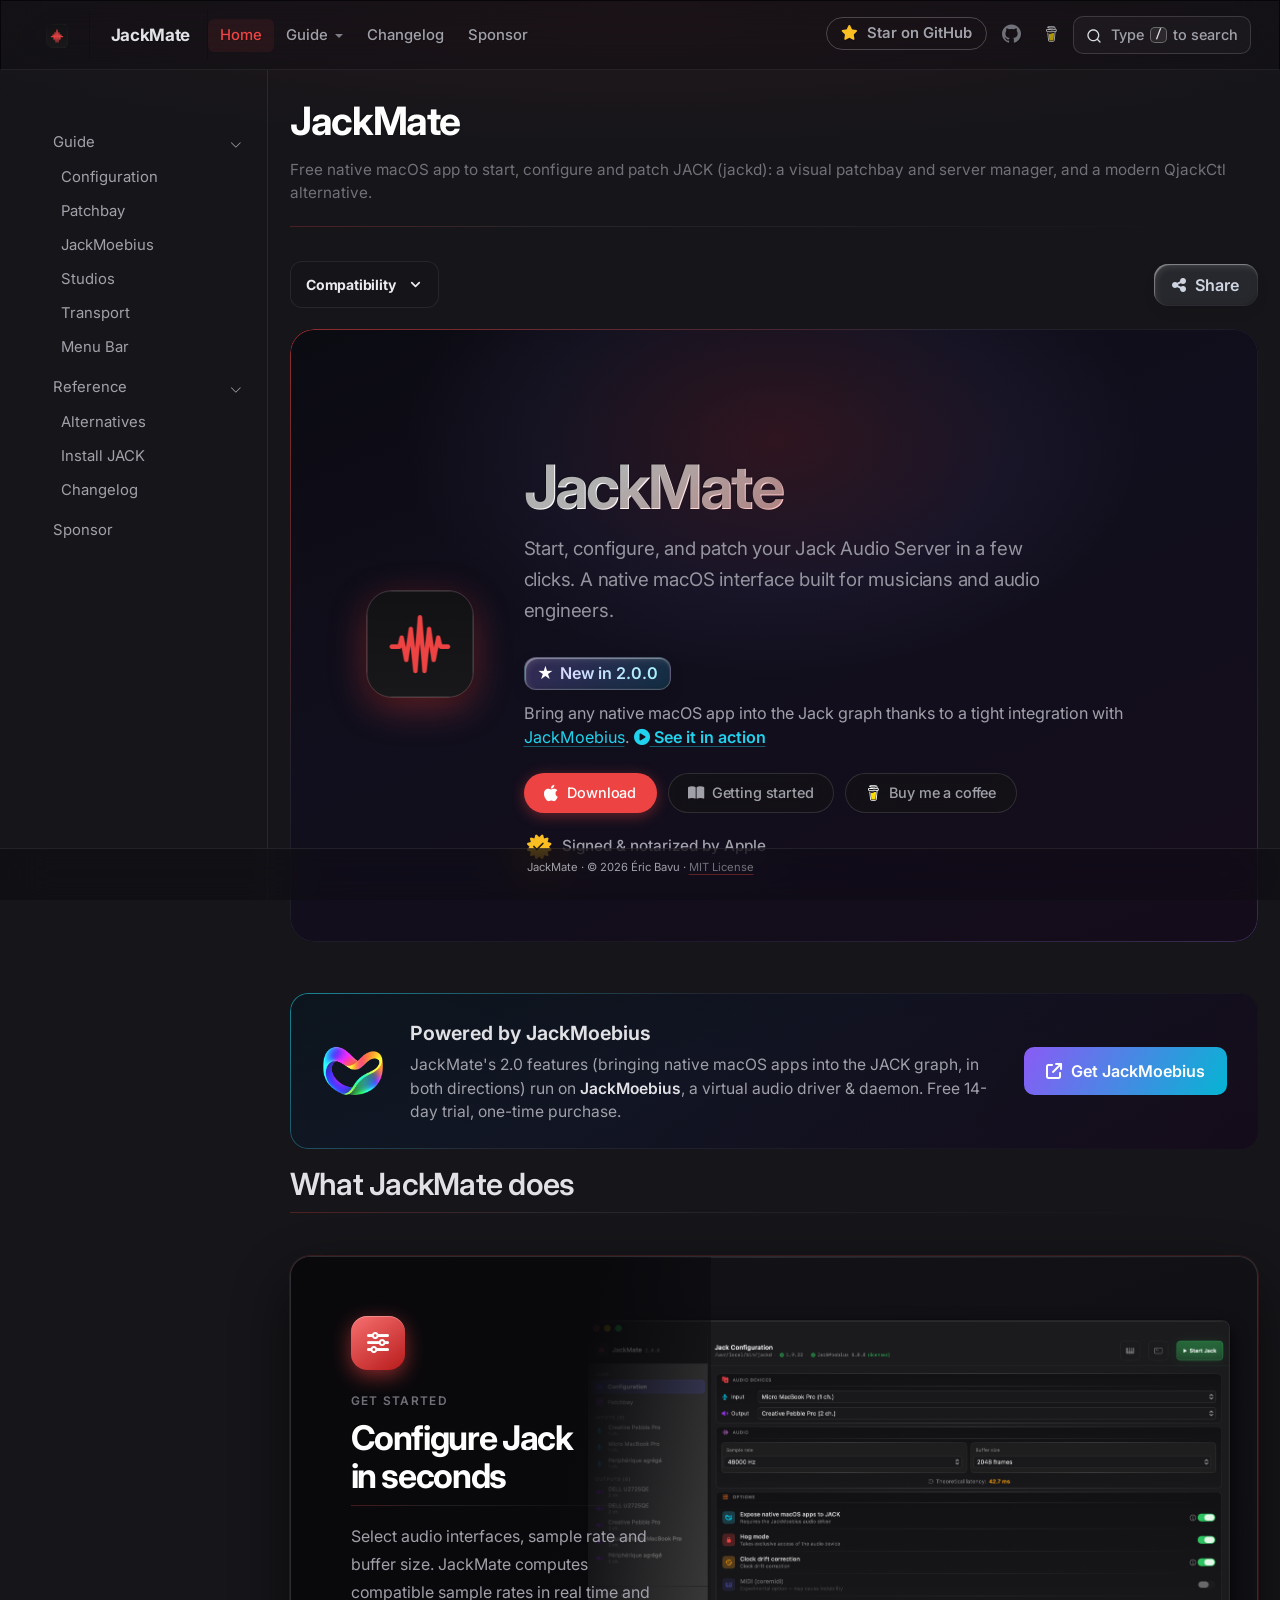
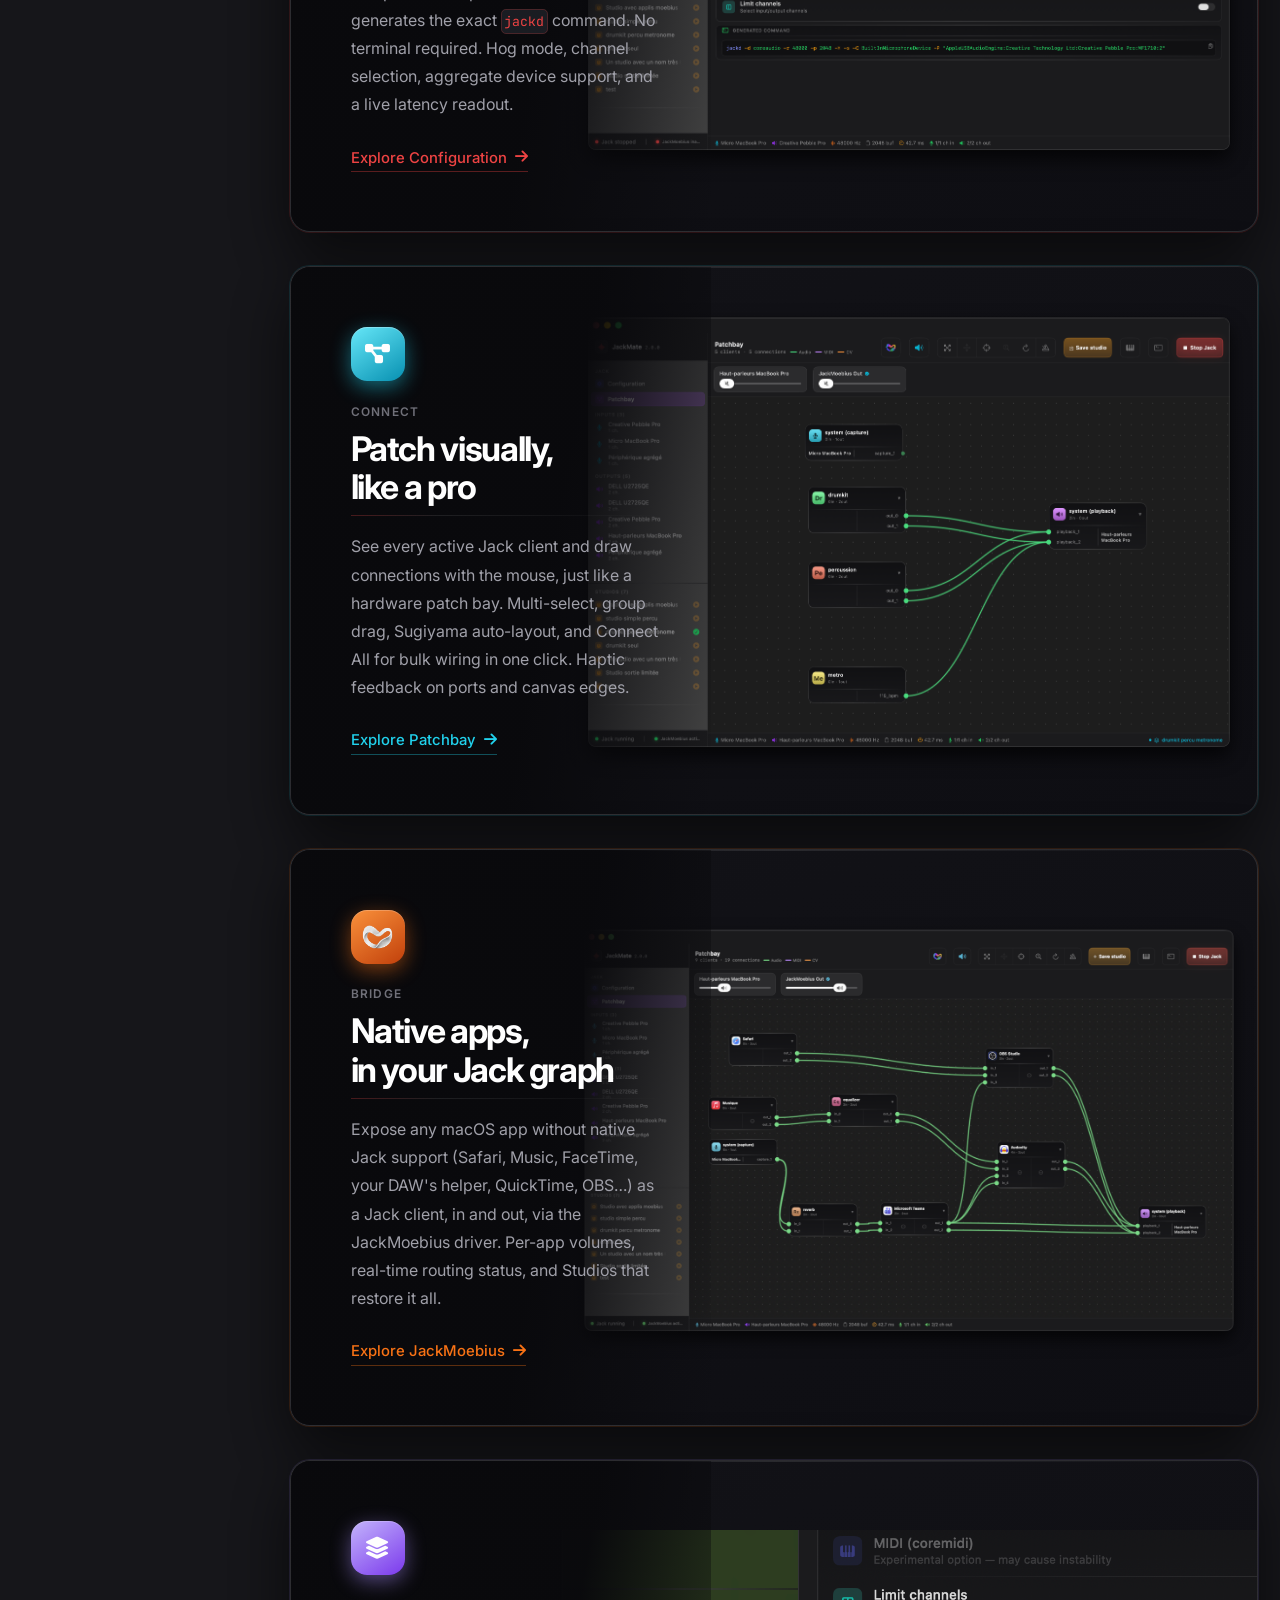
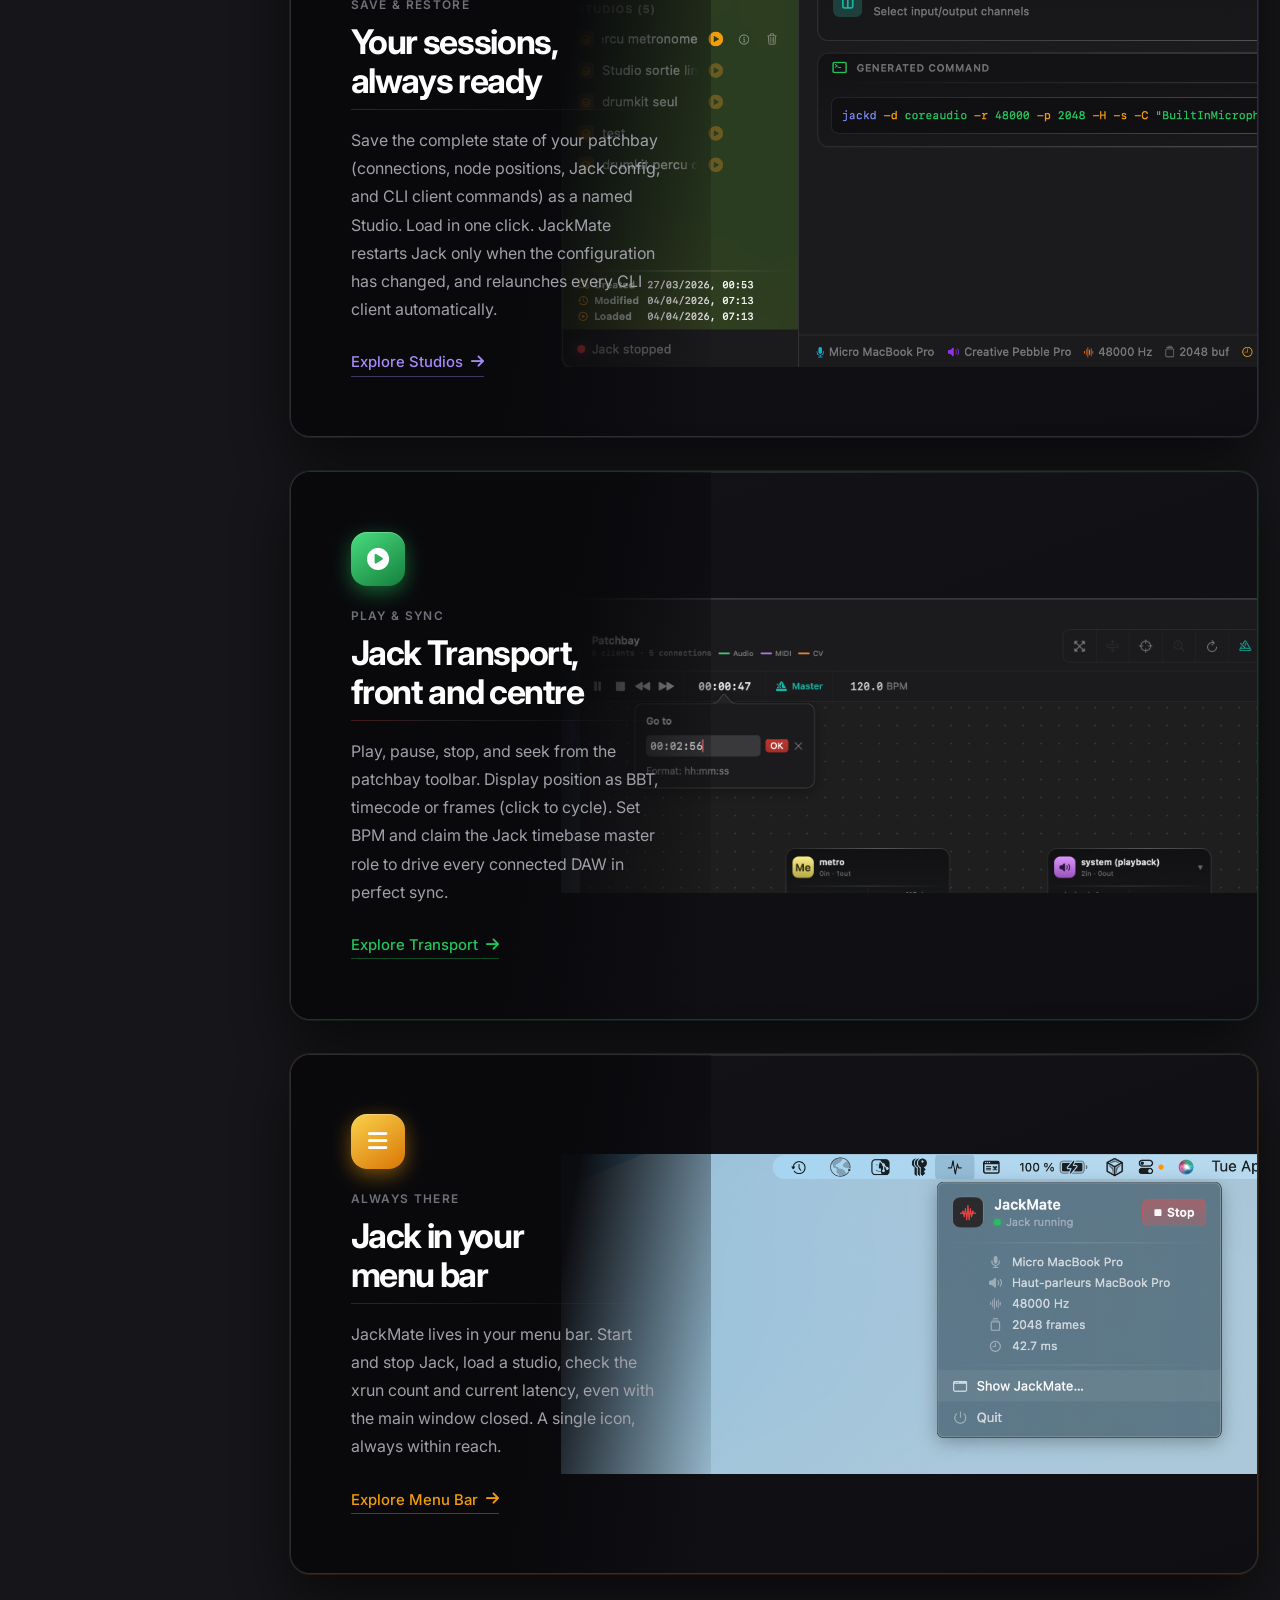
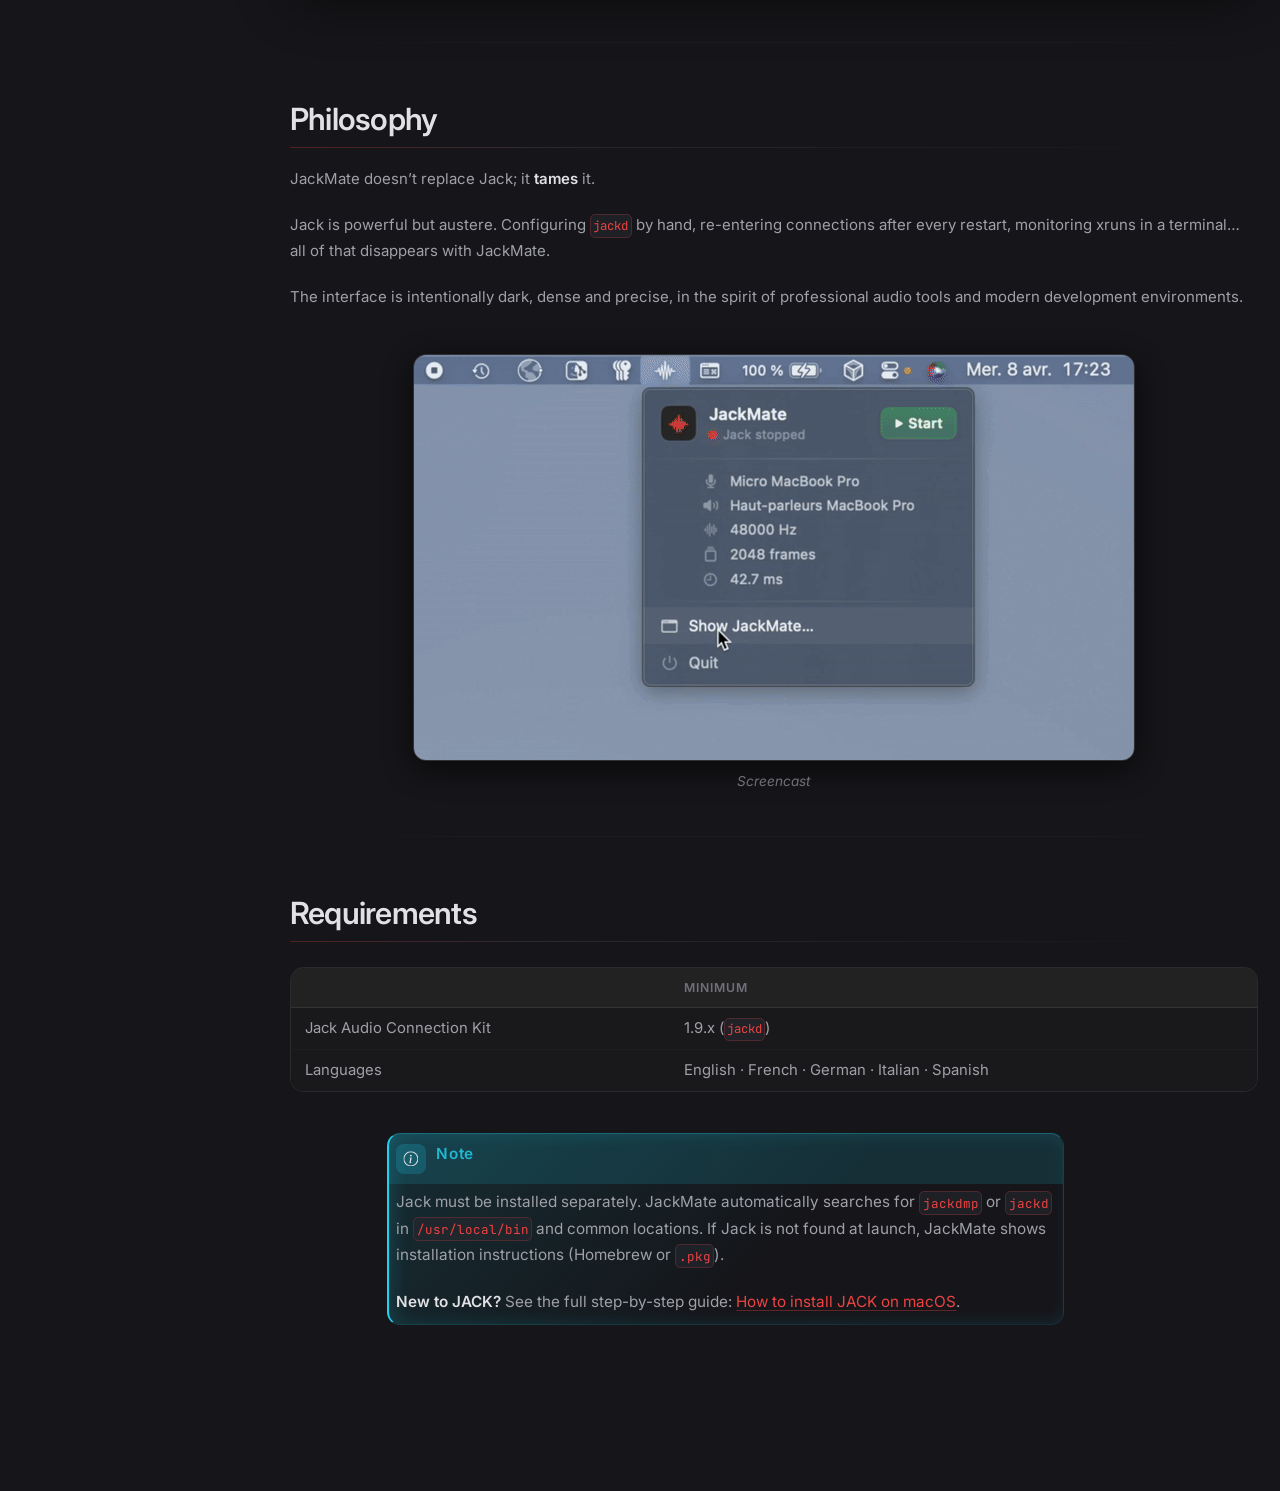
<file: index.html>
<!DOCTYPE html>
<html xmlns="http://www.w3.org/1999/xhtml" lang="en" xml:lang="en"><head>

<meta charset="utf-8">
<meta name="generator" content="quarto-1.10.18">

<meta name="viewport" content="width=device-width, initial-scale=1.0, user-scalable=yes">

<meta name="description" content="Free native macOS app to start, configure and patch JACK (jackd): a visual patchbay and server manager, and a modern QjackCtl alternative.">

<title>JackMate</title>
<style>
/* Default styles provided by pandoc.
** See https://pandoc.org/MANUAL.html#variables-for-html for config info.
*/
span.smallcaps{font-variant: small-caps;}
div.columns{display: flex; gap: 1.5em;}
div.column{flex: auto;}
@media screen {
div.columns{gap: min(4vw, 1.5em);}
div.column{overflow-x: auto;}
}
div.hanging-indent{margin-left: 1.5em; text-indent: -1.5em;}
ul.task-list{list-style: none;}
ul.task-list li input[type="checkbox"] {
  width: 0.8em;
  margin: 0 0.8em 0.2em -1em; /* quarto-specific, see https://github.com/quarto-dev/quarto-cli/issues/4556 */ 
  vertical-align: middle;
}
</style>


<script src="site_libs/quarto-nav/quarto-nav.js"></script>
<script src="site_libs/clipboard/clipboard.min.js"></script>
<script src="site_libs/quarto-search/autocomplete.umd.js"></script>
<script src="site_libs/quarto-search/fuse.min.js"></script>
<script src="site_libs/quarto-search/quarto-search.js"></script>
<meta name="quarto:offset" content="./">
<link href="./assets/icon.png" rel="icon" type="image/png">
<script src="site_libs/quarto-html/quarto.js" type="module"></script>
<script src="site_libs/quarto-html/tabsets/tabsets.js" type="module"></script>
<script src="site_libs/quarto-html/popper.min.js"></script>
<script src="site_libs/quarto-html/tippy.umd.min.js"></script>
<script src="site_libs/quarto-html/anchor.min.js"></script>
<link href="site_libs/quarto-html/tippy.css" rel="stylesheet">
<link href="site_libs/quarto-html/quarto-syntax-highlighting-dark-b85bc7c33db8c58e0ec93c3465666fed.css" rel="stylesheet" id="quarto-text-highlighting-styles">
<script src="site_libs/bootstrap/bootstrap.min.js"></script>
<link href="site_libs/bootstrap/bootstrap-icons.css" rel="stylesheet">
<link href="site_libs/bootstrap/bootstrap-d56e77fc2d6698478ca21fdffbdde3e4.min.css" rel="stylesheet" append-hash="true" id="quarto-bootstrap" data-mode="dark">
<link href="site_libs/quarto-contrib/fontawesome6-6.7.2/all.min.css" rel="stylesheet">
<link href="site_libs/quarto-contrib/fontawesome6-6.7.2/latex-fontsize.css" rel="stylesheet">
<script src="site_libs/quarto-contrib/glightbox/glightbox.min.js"></script>
<link href="site_libs/quarto-contrib/glightbox/glightbox.min.css" rel="stylesheet">
<link href="site_libs/quarto-contrib/glightbox/lightbox.css" rel="stylesheet">
<script id="quarto-search-options" type="application/json">{
  "location": "navbar",
  "copy-button": false,
  "collapse-after": 3,
  "panel-placement": "end",
  "type": "overlay",
  "limit": 50,
  "keyboard-shortcut": [
    "f",
    "/",
    "s"
  ],
  "show-item-context": false,
  "language": {
    "search-no-results-text": "No results",
    "search-matching-documents-text": "matching documents",
    "search-copy-link-title": "Copy link to search",
    "search-hide-matches-text": "Hide additional matches",
    "search-more-match-text": "more match in this document",
    "search-more-matches-text": "more matches in this document",
    "search-clear-button-title": "Clear",
    "search-text-placeholder": "",
    "search-detached-cancel-button-title": "Cancel",
    "search-submit-button-title": "Submit",
    "search-label": "Search"
  }
}</script>
<style>html{ scroll-behavior: smooth; }</style>
<!-- Font Awesome (global) — needed for raw <i class="fa-…"> icons in the navbar and pages. -->
<link rel="stylesheet" href="https://cdnjs.cloudflare.com/ajax/libs/font-awesome/6.7.2/css/all.min.css" crossorigin="anonymous" referrerpolicy="no-referrer">


<!-- Icons: iOS home-screen + crisp 32px tab favicon (Quarto emits the main favicon). -->
<link rel="apple-touch-icon" sizes="180x180" href="./assets/apple-touch-icon.png">
<link rel="icon" type="image/png" sizes="192x192" href="./assets/favicon-192x192.png">
<link rel="icon" type="image/png" sizes="32x32" href="./assets/favicon-32x32.png">
<link rel="icon" type="image/png" sizes="16x16" href="./assets/favicon-16x16.png">
<link rel="manifest" href="./assets/site.webmanifest">
<link rel="shortcut icon" href="favicon.ico">


<!-- Structured data (schema.org) — tells search engines this is a free macOS app,
     making it eligible for richer results. -->
<script type="application/ld+json">
{
  "@context": "https://schema.org",
  "@type": "SoftwareApplication",
  "name": "JackMate",
  "operatingSystem": "macOS 15.0+",
  "applicationCategory": "MultimediaApplication",
  "description": "Native macOS app to start, configure and patch the JACK Audio Connection Kit (jackd) — a visual JACK patchbay and server manager for musicians and audio engineers.",
  "image": "https://jackmate.app/assets/og-image.jpg",
  "url": "https://jackmate.app/",
  "downloadUrl": "https://jackmate.app/#download",
  "license": "https://opensource.org/licenses/MIT",
  "isAccessibleForFree": true,
  "offers": {
    "@type": "Offer",
    "price": "0",
    "priceCurrency": "USD"
  },
  "author": {
    "@type": "Person",
    "name": "Éric Bavu"
  }
}
</script>


<link rel="stylesheet" href="assets/custom.css">
<meta property="og:title" content="JackMate">
<meta property="og:description" content="Free native macOS app to start, configure and patch JACK (jackd): a visual patchbay and server manager, and a modern QjackCtl alternative.">
<meta property="og:image" content="https://jackmate.app/assets/og-image.jpg">
<meta property="og:site_name" content="JackMate">
<link rel="canonical" href="https://jackmate.app/">
<meta property="og:url" content="https://jackmate.app/">
<meta property="og:image:alt" content="JackMate">
<meta property="og:image:height" content="630">
<meta property="og:image:width" content="1200">
<meta name="twitter:title" content="JackMate">
<meta name="twitter:description" content="Free native macOS app to start, configure and patch JACK (jackd): a visual patchbay and server manager, and a modern QjackCtl alternative.">
<meta name="twitter:image" content="https://jackmate.app/assets/og-image.jpg">
<meta name="twitter:image:alt" content="JackMate">
<meta name="twitter:image-height" content="630">
<meta name="twitter:image-width" content="1200">
<meta name="twitter:card" content="summary_large_image">
</head>

<body class="nav-sidebar floating nav-fixed quarto-light">

<div id="quarto-search-results"></div>
  <header id="quarto-header" class="headroom fixed-top">
    <nav class="navbar navbar-expand-lg " data-bs-theme="dark">
      <div class="navbar-container container-fluid">
      <div class="navbar-brand-container mx-auto">
    <a href="./index.html" class="navbar-brand navbar-brand-logo">
    <img src="./assets/icon.png" alt="JackMate" class="navbar-logo light-content">
    <img src="./assets/icon.png" alt="JackMate" class="navbar-logo dark-content">
    </a>
    <a class="navbar-brand" href="./index.html">
    <span class="navbar-title">JackMate</span>
    </a>
  </div>
            <div id="quarto-search" class="" title="Search"></div>
          <button class="navbar-toggler" type="button" data-bs-toggle="collapse" data-bs-target="#navbarCollapse" aria-controls="navbarCollapse" role="menu" aria-expanded="false" aria-label="Toggle navigation" onclick="if (window.quartoToggleHeadroom) { window.quartoToggleHeadroom(); }">
  <span class="navbar-toggler-icon"></span>
</button>
          <div class="collapse navbar-collapse" id="navbarCollapse">
            <ul class="navbar-nav navbar-nav-scroll me-auto">
  <li class="nav-item">
    <a class="nav-link active" href="./index.html" aria-current="page"> 
<span class="menu-text">Home</span></a>
  </li>  
  <li class="nav-item dropdown ">
    <a class="nav-link dropdown-toggle" href="#" id="nav-menu-guide" role="link" data-bs-toggle="dropdown" aria-expanded="false">
 <span class="menu-text">Guide</span>
    </a>
    <ul class="dropdown-menu" aria-labelledby="nav-menu-guide">    
        <li>
    <a class="dropdown-item" href="./guide/configuration.html">
 <span class="dropdown-text">Configuration</span></a>
  </li>  
        <li>
    <a class="dropdown-item" href="./guide/patchbay.html">
 <span class="dropdown-text">Patchbay</span></a>
  </li>  
        <li>
    <a class="dropdown-item" href="./guide/jackmoebius.html">
 <span class="dropdown-text">JackMoebius</span></a>
  </li>  
        <li>
    <a class="dropdown-item" href="./guide/studios.html">
 <span class="dropdown-text">Studios</span></a>
  </li>  
        <li>
    <a class="dropdown-item" href="./guide/transport.html">
 <span class="dropdown-text">Transport</span></a>
  </li>  
        <li>
    <a class="dropdown-item" href="./guide/menubar.html">
 <span class="dropdown-text">Menu Bar</span></a>
  </li>  
        <li><hr class="dropdown-divider"></li>
        <li>
    <a class="dropdown-item" href="./guide/alternatives.html">
 <span class="dropdown-text">Alternatives</span></a>
  </li>  
        <li>
    <a class="dropdown-item" href="./install-jack-macos.html">
 <span class="dropdown-text">Install JACK</span></a>
  </li>  
    </ul>
  </li>
  <li class="nav-item">
    <a class="nav-link" href="./changelog.html"> 
<span class="menu-text">Changelog</span></a>
  </li>  
  <li class="nav-item">
    <a class="nav-link" href="./sponsor.html"> 
<span class="menu-text">Sponsor</span></a>
  </li>  
</ul>
            <ul class="navbar-nav navbar-nav-scroll ms-auto">
  <li class="nav-item">
    <a class="nav-link" href="https://github.com/zinc75/JackMate"> 
<span class="menu-text"><span class="nav-star"><i class="fa-solid fa-star nav-star-ic" aria-hidden="true"></i> Star on GitHub</span></span></a>
  </li>  
  <li class="nav-item compact">
    <a class="nav-link" href="https://github.com/zinc75/JackMate"> <i class="bi bi-github" role="img">
</i> 
<span class="menu-text"></span></a>
  </li>  
  <li class="nav-item">
    <a class="nav-link" href="https://www.buymeacoffee.com/zinc75"> 
<span class="menu-text"><span class="navbar-bmc-icon" aria-label="Buy me a coffee"></span></span></a>
  </li>  
</ul>
          </div> <!-- /navcollapse -->
            <div class="quarto-navbar-tools">
</div>
      </div> <!-- /container-fluid -->
    </nav>
  <nav class="quarto-secondary-nav">
    <div class="container-fluid d-flex">
      <button type="button" class="quarto-btn-toggle btn" data-bs-toggle="collapse" role="button" data-bs-target=".quarto-sidebar-collapse-item" aria-controls="quarto-sidebar" aria-expanded="false" aria-label="Toggle sidebar navigation" onclick="if (window.quartoToggleHeadroom) { window.quartoToggleHeadroom(); }">
        <i class="bi bi-layout-text-sidebar-reverse"></i>
      </button>
        <nav class="quarto-page-breadcrumbs" aria-label="breadcrumb"><ol class="breadcrumb"><li class="breadcrumb-item">JackMate</li></ol></nav>
        <a class="flex-grow-1" role="navigation" data-bs-toggle="collapse" data-bs-target=".quarto-sidebar-collapse-item" aria-controls="quarto-sidebar" aria-expanded="false" aria-label="Toggle sidebar navigation" onclick="if (window.quartoToggleHeadroom) { window.quartoToggleHeadroom(); }">      
        </a>
      <button type="button" class="btn quarto-search-button" aria-label="Search" onclick="window.quartoOpenSearch();">
        <i class="bi bi-search"></i>
      </button>
    </div>
  </nav>
</header>
<!-- content -->
<div id="quarto-content" class="quarto-container page-columns page-rows-contents page-layout-full page-navbar">
<!-- sidebar -->
  <nav id="quarto-sidebar" class="sidebar collapse collapse-horizontal quarto-sidebar-collapse-item sidebar-navigation floating overflow-auto">
        <div class="mt-2 flex-shrink-0 align-items-center">
        <div class="sidebar-search">
        <div id="quarto-search" class="" title="Search"></div>
        </div>
        </div>
    <div class="sidebar-menu-container"> 
    <ul class="list-unstyled mt-1">
        <li class="sidebar-item sidebar-item-section">
      <div class="sidebar-item-container"> 
            <a class="sidebar-item-text sidebar-link text-start" data-bs-toggle="collapse" data-bs-target="#quarto-sidebar-section-1" role="navigation" aria-expanded="true">
 <span class="menu-text">Guide</span></a>
          <a class="sidebar-item-toggle text-start" data-bs-toggle="collapse" data-bs-target="#quarto-sidebar-section-1" role="navigation" aria-expanded="true" aria-label="Toggle section">
            <i class="bi bi-chevron-right ms-2"></i>
          </a> 
      </div>
      <ul id="quarto-sidebar-section-1" class="collapse list-unstyled sidebar-section depth1 show">  
          <li class="sidebar-item">
  <div class="sidebar-item-container"> 
  <a href="./guide/configuration.html" class="sidebar-item-text sidebar-link">
 <span class="menu-text">Configuration</span></a>
  </div>
</li>
          <li class="sidebar-item">
  <div class="sidebar-item-container"> 
  <a href="./guide/patchbay.html" class="sidebar-item-text sidebar-link">
 <span class="menu-text">Patchbay</span></a>
  </div>
</li>
          <li class="sidebar-item">
  <div class="sidebar-item-container"> 
  <a href="./guide/jackmoebius.html" class="sidebar-item-text sidebar-link">
 <span class="menu-text">JackMoebius</span></a>
  </div>
</li>
          <li class="sidebar-item">
  <div class="sidebar-item-container"> 
  <a href="./guide/studios.html" class="sidebar-item-text sidebar-link">
 <span class="menu-text">Studios</span></a>
  </div>
</li>
          <li class="sidebar-item">
  <div class="sidebar-item-container"> 
  <a href="./guide/transport.html" class="sidebar-item-text sidebar-link">
 <span class="menu-text">Transport</span></a>
  </div>
</li>
          <li class="sidebar-item">
  <div class="sidebar-item-container"> 
  <a href="./guide/menubar.html" class="sidebar-item-text sidebar-link">
 <span class="menu-text">Menu Bar</span></a>
  </div>
</li>
      </ul>
  </li>
        <li class="sidebar-item sidebar-item-section">
      <div class="sidebar-item-container"> 
            <a class="sidebar-item-text sidebar-link text-start" data-bs-toggle="collapse" data-bs-target="#quarto-sidebar-section-2" role="navigation" aria-expanded="true">
 <span class="menu-text">Reference</span></a>
          <a class="sidebar-item-toggle text-start" data-bs-toggle="collapse" data-bs-target="#quarto-sidebar-section-2" role="navigation" aria-expanded="true" aria-label="Toggle section">
            <i class="bi bi-chevron-right ms-2"></i>
          </a> 
      </div>
      <ul id="quarto-sidebar-section-2" class="collapse list-unstyled sidebar-section depth1 show">  
          <li class="sidebar-item">
  <div class="sidebar-item-container"> 
  <a href="./guide/alternatives.html" class="sidebar-item-text sidebar-link">
 <span class="menu-text">Alternatives</span></a>
  </div>
</li>
          <li class="sidebar-item">
  <div class="sidebar-item-container"> 
  <a href="./install-jack-macos.html" class="sidebar-item-text sidebar-link">
 <span class="menu-text">Install JACK</span></a>
  </div>
</li>
          <li class="sidebar-item">
  <div class="sidebar-item-container"> 
  <a href="./changelog.html" class="sidebar-item-text sidebar-link">
 <span class="menu-text">Changelog</span></a>
  </div>
</li>
      </ul>
  </li>
        <li class="sidebar-item">
  <div class="sidebar-item-container"> 
  <a href="./sponsor.html" class="sidebar-item-text sidebar-link">
 <span class="menu-text">Sponsor</span></a>
  </div>
</li>
    </ul>
    </div>
</nav>
<div id="quarto-sidebar-glass" class="quarto-sidebar-collapse-item" data-bs-toggle="collapse" data-bs-target=".quarto-sidebar-collapse-item"></div>
<!-- margin-sidebar -->
    
<!-- main -->
<main class="content column-page-right" id="quarto-document-content">

<header id="title-block-header" class="quarto-title-block default">
<div class="quarto-title">
<h1 class="title">JackMate</h1>
</div>

<div>
  <div class="description">
    Free native macOS app to start, configure and patch JACK (jackd): a visual patchbay and server manager, and a modern QjackCtl alternative.
  </div>
</div>


<div class="quarto-title-meta column-page-right">

    
  
    
  </div>
  


</header>


<!-- Compatibility — half-width compact bar; "Details" opens a full-width glass
     overlay (z-index, no layout shift), à la share widget. -->
<style>
/* top row: compat bar (half width, left) + Share widget (injected, right) */
.compat-row{display:flex; align-items:center; gap:14px; position:relative; margin:0 0 1.2rem; z-index:30}
.compat-row .jm-share-wrap{margin:0 0 0 auto; padding:0; width:auto}
.compat{border:0; margin:0; flex:0 0 auto; max-width:50%; min-width:0}
.compat[open] .chev{transform:rotate(180deg)}
.compat .compat-bar{list-style:none; cursor:pointer; user-select:none; position:relative; z-index:3; display:flex; align-items:center; gap:13px; flex-wrap:wrap; padding:12px 15px; border-radius:12px; background:var(--jm-bg-card); border:1px solid var(--jm-border); transition:border-color .18s ease}
.compat .compat-bar::-webkit-details-marker{display:none}
.compat .compat-bar:hover{border-color:var(--jm-border-med)}
.compat .cap-txt{font-size:14px; font-weight:700; letter-spacing:-.2px; color:#ededf0}
.compat .cap-short{display:inline; font-size:14px; font-weight:700; letter-spacing:-.2px; color:#ededf0}
.compat .cap-dot{color:var(--jm-muted); margin:0 1px}
.compat .cap-arch{display:flex; align-items:center; gap:7px; font-size:13px; font-weight:500; color:var(--jm-text-dim)}
.compat .cap-arch svg{width:18px; height:18px; flex:none; color:var(--jm-muted)}
.compat .cap-arch.silicon svg{color:var(--jm-violet)}
.compat .cap-arch.intel svg{color:var(--jm-cyan)}
.compat .cap-more{margin-left:auto; display:flex; align-items:center; gap:6px; color:#ededf0; font-size:12.5px; white-space:nowrap}
.compat .chev{width:15px; height:15px; transition:transform .25s ease}
/* expanded = full-width overlay of translucent glass cards (floats, no layout shift) */
.compat .compat-grid{position:absolute; top:calc(100% + 8px); left:0; right:0; z-index:2; display:none; grid-template-columns:repeat(3,1fr); gap:12px}
.compat[open] .compat-grid{display:grid}
.compat-row:has(.compat[open]){z-index:2000}
.compat::after{content:""; position:fixed; inset:0; z-index:1; background:rgba(0,0,0,.45); -webkit-backdrop-filter:blur(4px); backdrop-filter:blur(4px); opacity:0; visibility:hidden; pointer-events:none; transition:opacity .2s ease}
.compat[open]::after{opacity:1; visibility:visible; pointer-events:auto}
.compat .os-card{position:relative; border-radius:16px; padding:17px 15px 15px; background:rgba(20,20,24,0.55); -webkit-backdrop-filter:blur(16px); backdrop-filter:blur(16px); border:1px solid rgba(255,255,255,.08); box-shadow:0 14px 34px rgba(0,0,0,.42); transition:transform .2s ease, border-color .2s ease, box-shadow .2s ease; overflow:hidden}
.compat .os-card:hover{transform:translateY(-3px); border-color:rgba(255,255,255,.14); box-shadow:0 18px 42px rgba(0,0,0,.5)}
.compat .os-card.min{border-color:rgba(167,139,250,.3)}
.compat .os-top{display:flex; align-items:baseline; justify-content:space-between; gap:8px}
.compat .os-ver{font-size:12px; font-weight:600; color:var(--jm-muted); letter-spacing:.3px}
.compat .pill-min{font-size:9px; font-weight:700; letter-spacing:.5px; text-transform:uppercase; color:var(--jm-violet); background:rgba(167,139,250,.14); border:1px solid rgba(167,139,250,.32); padding:2px 7px; border-radius:999px}
.compat .os-name{margin:3px 0 13px; font-size:20px; font-weight:650; letter-spacing:-.3px}
.compat .arch-row{display:flex; flex-direction:column; gap:7px}
.compat .arch{display:flex; align-items:center; gap:10px; padding:8px 11px; border-radius:10px; background:rgba(255,255,255,.05); border:1px solid rgba(255,255,255,.1); transition:border-color .2s ease, background .2s ease}
.compat .arch:hover{border-color:rgba(255,255,255,.2); background:rgba(255,255,255,.08)}
.compat .arch .chip{width:26px; height:26px; flex:none}
.compat .arch .lbl{display:flex; flex-direction:column; line-height:1.15; min-width:0}
.compat .arch .lbl b{font-size:12.5px; font-weight:600}
.compat .arch .lbl span{font-size:10px; color:var(--jm-muted)}
.compat .arch.silicon .chip{color:var(--jm-violet)}
.compat .arch.intel .chip{color:var(--jm-cyan)}
@media (max-width:620px){
  .compat{flex:0 0 50%; max-width:50%}
  /* compact expanded detail on phones: 1 col, chips side by side, no sub-labels */
  .compat .compat-grid{grid-template-columns:1fr; gap:8px}
  .compat .os-card{padding:12px 13px}
  .compat .os-name{font-size:17px; margin:2px 0 10px}
  .compat .arch-row{flex-direction:row; gap:8px}
  .compat .arch{flex:1; min-width:0; padding:7px 9px; gap:7px}
  .compat .arch .chip{width:22px; height:22px}
  .compat .arch .lbl span{display:none}
}
</style>

<svg width="0" height="0" style="position:absolute" aria-hidden="true">
  <symbol id="chip" viewbox="0 0 48 48">
    <g stroke="currentColor" stroke-width="2" stroke-linecap="round" opacity=".55">
      <line x1="17" y1="5" x2="17" y2="11"></line><line x1="24" y1="5" x2="24" y2="11"></line><line x1="31" y1="5" x2="31" y2="11"></line>
      <line x1="17" y1="43" x2="17" y2="37"></line><line x1="24" y1="43" x2="24" y2="37"></line><line x1="31" y1="43" x2="31" y2="37"></line>
      <line x1="5" y1="17" x2="11" y2="17"></line><line x1="5" y1="24" x2="11" y2="24"></line><line x1="5" y1="31" x2="11" y2="31"></line>
      <line x1="43" y1="17" x2="37" y2="17"></line><line x1="43" y1="24" x2="37" y2="24"></line><line x1="43" y1="31" x2="37" y2="31"></line>
    </g>
    <rect x="11" y="11" width="26" height="26" rx="6" fill="currentColor" opacity=".10"></rect>
    <rect x="11" y="11" width="26" height="26" rx="6" fill="none" stroke="currentColor" stroke-width="2"></rect>
    <rect x="18" y="18" width="12" height="12" rx="3" fill="currentColor" opacity=".5"></rect>
  </symbol>
</svg>

<div class="compat-row">
<details class="compat">
  <summary class="compat-bar">
    <span class="cap-short">Compatibility</span>
    <span class="cap-more">
      <svg class="chev" viewbox="0 0 24 24" fill="none" stroke="currentColor" stroke-width="2.75" stroke-linecap="round" stroke-linejoin="round"><path d="m6 9 6 6 6-6"></path></svg>
    </span>
  </summary>

  <div class="compat-grid">
    <div class="os-card">
      <div class="os-top"><span class="os-ver">macOS 27</span></div>
      <div class="os-name">Golden&nbsp;Gate</div>
      <div class="arch-row">
        <div class="arch silicon"><svg class="chip"><use href="#chip"></use></svg><span class="lbl"><b>Apple Silicon</b><span>M series &amp; A series</span></span></div>
        <div class="arch intel" style="opacity:.42; filter:grayscale(.6)"><svg class="chip"><use href="#chip"></use></svg><span class="lbl"><b>Intel</b><span>dropped by Apple</span></span></div>
      </div>
    </div>
    <div class="os-card">
      <div class="os-top"><span class="os-ver">macOS 26</span></div>
      <div class="os-name">Tahoe</div>
      <div class="arch-row">
        <div class="arch silicon"><svg class="chip"><use href="#chip"></use></svg><span class="lbl"><b>Apple Silicon</b><span>M series &amp; A series</span></span></div>
        <div class="arch intel"><svg class="chip"><use href="#chip"></use></svg><span class="lbl"><b>Intel</b><span>x86-64</span></span></div>
      </div>
    </div>
    <div class="os-card min">
      <div class="os-top"><span class="os-ver">macOS 15</span><span class="pill-min">Minimum</span></div>
      <div class="os-name">Sequoia</div>
      <div class="arch-row">
        <div class="arch silicon"><svg class="chip"><use href="#chip"></use></svg><span class="lbl"><b>Apple Silicon</b><span>M series</span></span></div>
        <div class="arch intel"><svg class="chip"><use href="#chip"></use></svg><span class="lbl"><b>Intel</b><span>x86-64</span></span></div>
      </div>
    </div>
  </div>
</details>
</div>

<script>
(function(){
  var d = document.querySelector('details.compat');
  if(!d) return;
  document.addEventListener('click', function(e){ if(d.open && !e.target.closest('.compat-bar') && !e.target.closest('.compat-grid')) d.open = false; });
  document.addEventListener('keydown', function(e){ if(e.key === 'Escape' && d.open) d.open = false; });
})();
</script>
<style>
/* Accent for the JackMoebius mentions in the hero — echoes the JackMoebius cyan
   and the violet→cyan "Get JackMoebius" CTA gradient, instead of the red link color. */
.jm-hero-accent { color: #22d3ee !important; text-decoration-color: rgba(34,211,238,0.40); }
.jm-hero-accent:hover { color: #67e8f9 !important; text-decoration-color: rgba(103,232,249,0.60); }
/* "New in 2.0.0" marker — violet→cyan gradient (same as .badge-new on the guide pages). */
.hero-new { background: linear-gradient(120deg, #ddd6fe 0%, #a5f3fc 100%); -webkit-background-clip: text; background-clip: text; -webkit-text-fill-color: transparent; color: transparent; }
/* The star is its own tiny element, so the clipped gradient only ever shows its light-violet
   start (no white in the gradient). Force it pure white for a crisp accent next to the label. */
.hero-new-box span.hero-new { background: none; -webkit-text-fill-color: #fff; color: #fff; }
/* "New in 2.0.0" marker — a floating liquid-glass chip that lifts off the text:
   translucent violet→cyan tint, glass bevel (--glass-shadow) + a soft coloured glow,
   and a gentle wobbly float (rise + micro-rotation) so it reads as a separate, lively badge. */
.hero-new-box {
  display: flex; width: fit-content; align-items: center; gap: 0.32rem;
  padding: 0.2rem 0.72rem; margin: 0 0 0.6rem;   /* own line + air before the sentence below */
  border-radius: 12px; border: 1px solid rgba(255,255,255,0.22);   /* rounded-rect echoing the hero's 24px corners, scaled down */
  background: linear-gradient(120deg, rgba(167,139,250,0.24), rgba(34,211,238,0.17));
  -webkit-backdrop-filter: blur(9px) saturate(1.6); backdrop-filter: blur(9px) saturate(1.6);
  box-shadow: var(--glass-shadow);   /* glass bevel only — no coloured glow */
  transform-origin: center; will-change: transform;
  animation: jm-chip-float 3.4s ease-in-out infinite;   /* shared wobble (keyframes in custom.css) */
}
.hero-new-box:hover { animation-play-state: paused; }   /* grab it and the wobble rests */
</style>
<div class="hero">
  <div class="hero-inner">
    <img src="assets/icon.png" alt="JackMate" class="hero-icon">
    <div class="hero-text">
      <h1>JackMate</h1>
      <p class="subtitle">Start, configure, and patch your Jack Audio Server in a few clicks. A native macOS interface built for musicians and audio engineers.</p>
      <p style="margin:0.55rem 0 1.4rem;font-size:0.95rem;line-height:1.5;color:var(--jm-text-dim);"><span class="hero-new-box"><span aria-hidden="true" class="hero-new">★</span> <strong class="hero-new" style="font-weight:600;">New in 2.0.0</strong></span> Bring any native macOS app into the Jack graph thanks to a tight integration with <a href="https://jackmoebius.io/" class="jm-hero-accent" target="_blank" rel="noopener">JackMoebius</a>. <a href="#video" class="jm-hero-accent" onclick="openVideoLightbox(event)" style="white-space:nowrap;font-weight:600;"><i class="fa-solid fa-circle-play"></i> See it in action</a></p>
      <div class="hero-pills">
        <a href="https://github.com/zinc75/JackMate/releases/download/v2.1.1/JackMate-2.1.1-Installer.dmg" class="hero-pill hero-pill-primary" id="download-btn" onclick="openDownloadModal(event)">
          <i class="fa-brands fa-apple"></i> Download
        </a>
        <a href="guide/configuration.html" class="hero-pill hero-pill-secondary">
          <i class="fa-solid fa-book-open"></i> Getting started
        </a>
        <a href="https://www.buymeacoffee.com/zinc75" class="hero-pill hero-pill-sponsor" target="_blank" rel="noopener">
          <img src="assets/bmc-icon.svg" alt="" class="bmc-pill-icon"> Buy me a coffee
        </a>
      </div>
      <div class="hero-trust">
        <span class="fa-stack hero-seal" aria-hidden="true">
          <i class="fa-solid fa-certificate fa-stack-2x"></i>
          <i class="fa-solid fa-check fa-stack-1x"></i>
        </span>
        Signed &amp; notarized by Apple
      </div>
    </div>
  </div>
</div>
<!-- Video lightbox — opened from the hero "See it in action" link; the Vimeo
     iframe is injected on open (page stays light) and removed on close (stops
     playback). Same clip as JackMoebius — it shows JackMate driving it. -->
<div id="video-lightbox" class="vlb-overlay" role="dialog" aria-modal="true" aria-label="JackMate video">
  <button class="vlb-close" type="button" aria-label="Close">×</button>
  <div class="vlb-frame" id="vlb-frame"></div>
</div>
<style>
.vlb-overlay { position:fixed; inset:0; z-index:99999; display:none; align-items:center; justify-content:center; padding:4vh 4vw; background:rgba(0,0,0,.85); backdrop-filter:blur(4px); }
.vlb-overlay.is-open { display:flex; }
.vlb-frame { position:relative; width:100%; max-width:1000px; aspect-ratio:16/9; }
.vlb-frame iframe { position:absolute; inset:0; width:100%; height:100%; box-sizing:border-box; border:1px solid rgba(255,255,255,.9); border-radius:12px; box-shadow:0 24px 80px rgba(0,0,0,.6); }
.vlb-close { position:absolute; top:1rem; right:1.25rem; z-index:3; display:flex; align-items:center; justify-content:center; width:44px; height:44px; border:1px solid rgba(255,255,255,.55); border-radius:50%; background:rgba(0,0,0,.65); color:#fff; font-size:1.6rem; line-height:1; cursor:pointer; backdrop-filter:blur(2px); }
.vlb-close:hover { background:rgba(0,0,0,.75); }
</style>
<script src="https://player.vimeo.com/api/player.js"></script>
<script>
(function () {
  var VIDEO_ID = 1230395347;
  var START    = 133.5; // start position in seconds (2m13.5s)
  var ov = document.getElementById('video-lightbox');
  var frame = document.getElementById('vlb-frame');
  if (!ov || !frame) return;
  document.body.appendChild(ov);          // out of the content stacking context, so it covers the navbar
  var player = null;
  window.openVideoLightbox = function (e) {
    if (e) e.preventDefault();
    // Let the iframe autoplay NATIVELY (this plays with sound in Safari, unlike
    // a script-initiated play(), which Safari blocks outside a sync gesture).
    // A #t= start time in the URL would make Vimeo stay paused, so instead we
    // attach the SDK to this same iframe and jump to START on the first 'play'
    // event — the video is already playing with sound, so seeking it doesn't
    // re-trigger any autoplay restriction.
    frame.innerHTML = '<iframe src="https://player.vimeo.com/video/' + VIDEO_ID +
      '?badge=0&autopause=0&autoplay=1" allow="autoplay; fullscreen; picture-in-picture" ' +
      'allowfullscreen title="JackMate: See it in action"></iframe>';
    player = new Vimeo.Player(frame.querySelector('iframe'));
    player.on('play', function seekOnce() {
      player.off('play', seekOnce);   // seek only on the first play, not on later resumes
      player.setCurrentTime(START);
    });
    ov.classList.add('is-open');
    document.body.style.overflow = 'hidden';
  };
  function close() {
    ov.classList.remove('is-open');
    document.body.style.overflow = '';
    if (player) { player.destroy().catch(function () {}); player = null; }
    frame.innerHTML = '';
    if (location.hash === '#video') history.replaceState(null, '', location.pathname + location.search);
  }
  ov.addEventListener('click', function (e) { if (e.target === ov) close(); });
  ov.querySelector('.vlb-close').addEventListener('click', close);
  document.addEventListener('keydown', function (e) { if (e.key === 'Escape' && ov.classList.contains('is-open')) close(); });
  // Deep link: opening the home at /#video auto-plays (e.g. from a README thumbnail).
  function openIfHash() { if (location.hash === '#video') window.openVideoLightbox(); }
  openIfHash();
  window.addEventListener('hashchange', openIfHash);
})();
</script>
<!-- Modal: Windows / Linux confirmation -->
<div id="dm-confirm-modal" class="dm-overlay" role="dialog" aria-modal="true" aria-labelledby="dm-confirm-title">
  <div class="dm-dialog dm-dialog-sm">
    <div class="dm-header">
      <div class="dm-header-icon icon-bg-violet"><i class="fa-brands fa-apple"></i></div>
      <div>
        <h2 id="dm-confirm-title" class="dm-title anchored">JackMate is a macOS app</h2>
        <p class="dm-intro">This installer only runs on macOS. Download anyway?</p>
      </div>
    </div>
    <div class="dm-footer">
      <button class="dm-cancel-btn" id="dm-confirm-cancel">Cancel</button>
      <button class="dm-close-btn" id="dm-confirm-ok">Download anyway</button>
    </div>
  </div>
</div>

<!-- Modal: iOS / Android -->
<div id="dm-mobile-modal" class="dm-overlay" role="dialog" aria-modal="true" aria-labelledby="dm-mobile-title">
  <div class="dm-dialog dm-dialog-sm">
    <div class="dm-header">
      <div class="dm-header-icon icon-bg-violet"><i class="fa-brands fa-apple"></i></div>
      <div>
        <h2 id="dm-mobile-title" class="dm-title anchored">JackMate is a macOS app</h2>
        <p class="dm-intro">This app runs on Mac only. It can't be installed on iPhone or iPad. Come back from a Mac to download it!</p>
      </div>
    </div>
    <div class="dm-footer dm-footer-end">
      <button class="dm-close-btn" id="dm-mobile-ok">Got it</button>
    </div>
  </div>
</div>

<div id="download-modal" class="dm-overlay" role="dialog" aria-modal="true" aria-labelledby="dm-title">
  <div class="dm-dialog">
    <div class="dm-header">
      <div class="dm-header-icon icon-bg-cyan"><i class="fa-brands fa-apple"></i></div>
      <div>
        <h2 id="dm-title" class="dm-title anchored">Your download has started</h2>
        <p class="dm-intro"><strong>Signed and notarized by Apple</strong>. It opens cleanly, with no Gatekeeper warnings. Here's how to install it:</p>
      </div>
    </div>

    <ol class="dm-steps">
      <li>Open the downloaded <strong>.dmg</strong>.</li>
      <li>Drag <strong>JackMate</strong> into your <strong>Applications</strong> folder.</li>
      <li>Launch it from Applications. It opens straight away.</li>
    </ol>

    <div class="dm-footer">
      <p class="dm-bmac-note"><i class="fa-solid fa-shield-halved"></i> Signed &amp; notarized by Apple. JackMate is free and open source, and <a href="https://www.buymeacoffee.com/zinc75" target="_blank" rel="noopener">buying me a coffee</a> helps cover the Apple Developer account that keeps it notarized and supports future development.</p>
      <button class="dm-close-btn" id="modal-close-bottom">Got it</button>
    </div>
  </div>
</div>
<style>
/* ── JackMoebius companion banner — funnel toward the paid driver ── */
.jm-companion {
  display: flex; align-items: center; gap: 1.5rem;
  margin: 2.5rem 0 1rem; padding: 1.5rem 1.8rem;
  border-radius: 18px;
  position: relative; isolation: isolate;
  /* JackMate hero dark base + a very faint JackMoebius cyan wash on top */
  background:
    linear-gradient(120deg, rgba(34,211,238,0.05) 0%, rgba(34,211,238,0.015) 60%, transparent 100%),
    linear-gradient(158deg, #0c0c13 0%, #12101e 45%, #160d1c 100%);
}
/* Gradient border (liseré) — same mask trick as the hero, but in JackMoebius's
   cyan accent (matches the JackMoebius hero) to signal the companion zone. */
.jm-companion::before {
  content: '';
  position: absolute; inset: 0; border-radius: 18px; padding: 1px;
  background: linear-gradient(145deg,
    rgba(34,211,238,0.60) 0%,
    rgba(255,255,255,0.08) 35%,
    rgba(255,255,255,0.04) 65%,
    transparent 100%);
  -webkit-mask: linear-gradient(#fff 0 0) content-box, linear-gradient(#fff 0 0);
  -webkit-mask-composite: xor;
  mask-composite: exclude;
  pointer-events: none; z-index: 1;
}
.jm-companion-glyph { width: 64px; height: 64px; flex-shrink: 0; position: relative; z-index: 2; }
.jm-companion-body { flex: 1; min-width: 0; position: relative; z-index: 2; }
.jm-companion-title { font-size: 1.15rem; font-weight: 650; margin-bottom: 0.3rem; }
.jm-companion-text { margin: 0; font-size: 0.92rem; line-height: 1.5; color: var(--jm-text-dim); }
.jm-companion-btn {
  flex-shrink: 0; display: inline-flex; align-items: center; gap: 0.5rem;
  position: relative; z-index: 2;
  padding: 0.7rem 1.3rem; border-radius: 10px; white-space: nowrap;
  font-weight: 600; font-size: 0.95rem; text-decoration: none; color: #fff;
  background: linear-gradient(120deg, #8b5cf6, #06b6d4); transition: filter 0.15s;
}
.jm-companion-btn:hover { filter: brightness(1.12); color: #fff; }
@media (max-width: 700px) {
  .jm-companion { flex-direction: column; text-align: center; }
}
</style>
<div class="jm-companion">
  <img src="assets/jackmoebius-picto.png" alt="JackMoebius" class="jm-companion-glyph">
  <div class="jm-companion-body">
    <div class="jm-companion-title">Powered by JackMoebius</div>
    <p class="jm-companion-text">JackMate's 2.0 features (bringing native macOS apps into the JACK graph, in both directions) run on <strong>JackMoebius</strong>, a virtual audio driver &amp; daemon. Free 14-day trial, one-time purchase.</p>
  </div>
  <a href="https://jackmoebius.io/" class="jm-companion-btn" target="_blank" rel="noopener">
    <i class="fa-solid fa-arrow-up-right-from-square"></i> Get JackMoebius
  </a>
</div>
<section id="what-jackmate-does" class="level2">
<h2 class="anchored" data-anchor-id="what-jackmate-does">What JackMate does</h2>
<style>
/* ── Feature showcase — full-width overlay layout ── */
.feature-showcase {
  display: flex;
  flex-direction: column;
  gap: 0;
  margin: 2.5rem 0 4rem;
}

/* Each item: full-width card with background + overlay text */
.fs-item {
  position: relative;
  width: 100%;
  min-height: 420px;
  border-radius: 20px;
  overflow: hidden;
  border: 1px solid var(--jm-border-med);
  background: linear-gradient(160deg, #131318 0%, #0f0f14 100%);
}
.fs-item + .fs-item { margin-top: 2rem; }

/* Screenshot — droite, centré verticalement, redimensionné si trop haut */
.fs-bg {
  position: absolute !important;
  top: 0 !important; bottom: 0 !important; right: 0 !important;
  width: 72% !important;
  height: 100% !important;
  max-width: none !important;
  object-fit: contain !important;
  object-position: center center !important;
  opacity: 1 !important;
  display: block !important;
  margin: 0 !important; padding: 0 !important;
  z-index: 2;
}

/* Placeholder when no screenshot yet */
.fs-placeholder {
  position: absolute;
  inset: 0;
  display: flex; flex-direction: column;
  align-items: center; justify-content: center;
  gap: 0.4rem;
  opacity: 0.55;
}

/* Overlay supprimé — pas de superposition sur le screenshot */
.fs-overlay { display: none; }

/* Subtle top highlight line */
.fs-item::before {
  content: '';
  position: absolute; top: 0; left: 0; right: 0; height: 1px; z-index: 2;
  background: linear-gradient(90deg, transparent, rgba(255,255,255,0.10), transparent);
}

/* Text block — positioned left, au dessus du screenshot */
.fs-text {
  position: relative;
  z-index: 4;
  max-width: 420px;
  padding: 3.5rem 3rem 3.5rem 3.5rem;
  background: linear-gradient(100deg, rgba(10,10,13,0.98) 60%, transparent 100%);
}

/* Icône blanche dans le badge coloré */
.fs-icon i { color: #fff !important; font-size: 1.3rem; }

/* Icon badge */
.fs-icon {
  width: 3.2rem; height: 3.2rem; border-radius: 16px; font-size: 1.25rem;
  display: inline-flex; align-items: center; justify-content: center;
  margin-bottom: 1.2rem; flex-shrink: 0;
}
.fs-icon i { color: #fff !important; }

.fs-label {
  font-size: 0.70rem; font-weight: 600; letter-spacing: 0.11em;
  text-transform: uppercase; color: var(--jm-muted); margin-bottom: 0.5rem;
}
.fs-heading {
  font-size: 2rem; font-weight: 700; letter-spacing: -0.040em;
  color: #fff; line-height: 1.08; margin: 0 0 1rem;
}
.fs-desc {
  font-size: 0.94rem; color: var(--jm-text-dim); line-height: 1.76;
  margin: 0 0 1.6rem;
}
.fs-cta {
  display: inline-flex; align-items: center; gap: 0.5rem;
  font-size: 0.875rem; font-weight: 500; text-decoration: none;
  padding-bottom: 2px; border-bottom: 1px solid;
  transition: gap 0.18s ease;
}
.fs-cta:hover { gap: 0.78rem; text-decoration: none; }
.fs-item[data-accent="red"]    .fs-cta { color: var(--jm-red)    !important; border-color: rgba(239,68,68,0.35);  }
.fs-item[data-accent="cyan"]   .fs-cta { color: var(--jm-cyan)   !important; border-color: rgba(34,211,238,0.35); }
.fs-item[data-accent="violet"] .fs-cta { color: var(--jm-violet) !important; border-color: rgba(167,139,250,0.35);}
.fs-item[data-accent="green"]  .fs-cta { color: var(--jm-green)  !important; border-color: rgba(34,197,94,0.35);  }
.fs-item[data-accent="amber"]  .fs-cta { color: var(--jm-amber)  !important; border-color: rgba(245,158,11,0.35); }
.fs-item[data-accent="orange"] .fs-cta { color: var(--jm-orange) !important; border-color: rgba(249,115,22,0.35); }

/* Per-accent subtle glow on card border */
.fs-item[data-accent="red"]    { box-shadow: 0 0 0 1px rgba(239,68,68,0.15),    0 24px 60px rgba(0,0,0,0.60); }
.fs-item[data-accent="cyan"]   { box-shadow: 0 0 0 1px rgba(34,211,238,0.12),   0 24px 60px rgba(0,0,0,0.60); }
.fs-item[data-accent="violet"] { box-shadow: 0 0 0 1px rgba(167,139,250,0.12),  0 24px 60px rgba(0,0,0,0.60); }
.fs-item[data-accent="green"]  { box-shadow: 0 0 0 1px rgba(34,197,94,0.12),    0 24px 60px rgba(0,0,0,0.60); }
.fs-item[data-accent="amber"]  { box-shadow: 0 0 0 1px rgba(245,158,11,0.12),   0 24px 60px rgba(0,0,0,0.60); }
.fs-item[data-accent="orange"] { box-shadow: 0 0 0 1px rgba(249,115,22,0.14),   0 24px 60px rgba(0,0,0,0.60); }

/* Responsive — mobile: stack vertically (text above, screenshot below) */
@media (max-width: 700px) {
  .fs-item {
    min-height: unset;
    display: flex;
    flex-direction: column;
  }
  /* Text block: first, full width, solid background (no more fade-to-transparent) */
  .fs-text {
    order: 1;
    position: relative;
    background: linear-gradient(160deg, #131318 0%, #0f0f14 100%);
    padding: 2rem 1.5rem 1.5rem;
    max-width: none;
  }
  .fs-heading { font-size: 1.6rem; }
  /* Screenshot: second, below the text, natural flow */
  .fs-bg {
    order: 2;
    position: relative !important;
    top: auto !important; bottom: auto !important; right: auto !important;
    width: 100% !important;
    height: 300px !important;
    object-fit: cover !important;
    object-position: top center !important;
    flex-shrink: 0;
    border-top: 1px solid rgba(255,255,255,0.05);
  }
  /* Placeholder shown only when image fails — hide on mobile to avoid overlap */
  .fs-placeholder { display: none; }
}
</style>

<div class="feature-showcase">

  <!-- 1 · Configuration -->
  <div class="fs-item" data-accent="red">
    <img class="fs-bg" src="assets/screenshots/configuration.png" alt="" aria-hidden="true" onerror="this.style.display='none'">
    <div class="fs-placeholder" aria-hidden="true">
      <span style="font-size:2.5rem">📷</span>
      <span style="font-size:0.8rem;color:var(--jm-muted)">Configuration view</span>
    </div>
    <div class="fs-overlay"></div>
    <div class="fs-text">
      <div class="fs-icon icon-bg-red"><i class="fa-solid fa-sliders" style="color:#fff"></i></div>
      <p class="fs-label">Get started</p>
      <h2 class="fs-heading anchored">Configure Jack<br>in seconds</h2>
      <p class="fs-desc">Select audio interfaces, sample rate and buffer size. JackMate computes compatible sample rates in real time and generates the exact <code>jackd</code> command. No terminal required. Hog mode, channel selection, aggregate device support, and a live latency readout.</p>
      <a href="guide/configuration.html" class="fs-cta">Explore Configuration <i class="fa-solid fa-arrow-right"></i></a>
    </div>
  </div>

  <!-- 2 · Patchbay -->
  <div class="fs-item" data-accent="cyan">
    <img class="fs-bg" src="assets/screenshots/patchbay.png" alt="" aria-hidden="true" onerror="this.style.display='none'">
    <div class="fs-placeholder" aria-hidden="true">
      <span style="font-size:2.5rem">📷</span>
      <span style="font-size:0.8rem;color:var(--jm-muted)">Patchbay: active session</span>
    </div>
    <div class="fs-overlay"></div>
    <div class="fs-text">
      <div class="fs-icon icon-bg-cyan"><i class="fa-solid fa-diagram-project" style="color:#fff"></i></div>
      <p class="fs-label">Connect</p>
      <h2 class="fs-heading anchored">Patch visually,<br>like a pro</h2>
      <p class="fs-desc">See every active Jack client and draw connections with the mouse, just like a hardware patch bay. Multi-select, group drag, Sugiyama auto-layout, and Connect All for bulk wiring in one click. Haptic feedback on ports and canvas edges.</p>
      <a href="guide/patchbay.html" class="fs-cta">Explore Patchbay <i class="fa-solid fa-arrow-right"></i></a>
    </div>
  </div>

  <!-- 3 · JackMoebius -->
  <div class="fs-item" data-accent="orange">
    <img class="fs-bg" src="assets/screenshots/jackmoebius-routing-in-jackmate.png" alt="" aria-hidden="true" onerror="this.style.display='none'">
    <div class="fs-placeholder" aria-hidden="true">
      <span style="font-size:2.5rem">📷</span>
      <span style="font-size:0.8rem;color:var(--jm-muted)">JackMoebius: native apps in the graph</span>
    </div>
    <div class="fs-overlay"></div>
    <div class="fs-text">
      <div class="fs-icon icon-bg-orange"><img src="assets/jackmoebius-glyph.png" alt="" style="width:1.8rem;height:1.8rem;object-fit:contain;"></div>
      <p class="fs-label">Bridge</p>
      <h2 class="fs-heading anchored">Native apps,<br>in your Jack graph</h2>
      <p class="fs-desc">Expose any macOS app without native Jack support (Safari, Music, FaceTime, your DAW's helper, QuickTime, OBS…) as a Jack client, in and out, via the JackMoebius driver. Per-app volumes, real-time routing status, and Studios that restore it all.</p>
      <a href="guide/jackmoebius.html" class="fs-cta">Explore JackMoebius <i class="fa-solid fa-arrow-right"></i></a>
    </div>
  </div>

  <!-- 4 · Studios -->
  <div class="fs-item" data-accent="violet">
    <img class="fs-bg" src="assets/screenshots/studios.png" alt="" aria-hidden="true" onerror="this.style.display='none'">
    <div class="fs-placeholder" aria-hidden="true">
      <span style="font-size:2.5rem">📷</span>
      <span style="font-size:0.8rem;color:var(--jm-muted)">Studios: sidebar list</span>
    </div>
    <div class="fs-overlay"></div>
    <div class="fs-text">
      <div class="fs-icon icon-bg-violet"><i class="fa-solid fa-layer-group" style="color:#fff"></i></div>
      <p class="fs-label">Save &amp; restore</p>
      <h2 class="fs-heading anchored">Your sessions,<br>always ready</h2>
      <p class="fs-desc">Save the complete state of your patchbay (connections, node positions, Jack config, and CLI client commands) as a named Studio. Load in one click. JackMate restarts Jack only when the configuration has changed, and relaunches every CLI client automatically.</p>
      <a href="guide/studios.html" class="fs-cta">Explore Studios <i class="fa-solid fa-arrow-right"></i></a>
    </div>
  </div>

  <!-- 5 · Transport -->
  <div class="fs-item" data-accent="green">
    <img class="fs-bg" src="assets/screenshots/transport.png" alt="" aria-hidden="true" onerror="this.style.display='none'">
    <div class="fs-placeholder" aria-hidden="true">
      <span style="font-size:2.5rem">📷</span>
      <span style="font-size:0.8rem;color:var(--jm-muted)">Transport bar</span>
    </div>
    <div class="fs-overlay"></div>
    <div class="fs-text">
      <div class="fs-icon icon-bg-green"><i class="fa-solid fa-circle-play" style="color:#fff"></i></div>
      <p class="fs-label">Play &amp; sync</p>
      <h2 class="fs-heading anchored">Jack Transport,<br>front and centre</h2>
      <p class="fs-desc">Play, pause, stop, and seek from the patchbay toolbar. Display position as BBT, timecode or frames (click to cycle). Set BPM and claim the Jack timebase master role to drive every connected DAW in perfect sync.</p>
      <a href="guide/transport.html" class="fs-cta">Explore Transport <i class="fa-solid fa-arrow-right"></i></a>
    </div>
  </div>

  <!-- 6 · Menu Bar -->
  <div class="fs-item" data-accent="amber">
    <img class="fs-bg" src="assets/screenshots/menubar.png" alt="" aria-hidden="true" onerror="this.style.display='none'">
    <div class="fs-placeholder" aria-hidden="true">
      <span style="font-size:2.5rem">📷</span>
      <span style="font-size:0.8rem;color:var(--jm-muted)">Menu bar popover</span>
    </div>
    <div class="fs-overlay"></div>
    <div class="fs-text">
      <div class="fs-icon icon-bg-amber"><i class="fa-solid fa-bars" style="color:#fff"></i></div>
      <p class="fs-label">Always there</p>
      <h2 class="fs-heading anchored">Jack in your<br>menu bar</h2>
      <p class="fs-desc">JackMate lives in your menu bar. Start and stop Jack, load a studio, check the xrun count and current latency, even with the main window closed. A single icon, always within reach.</p>
      <a href="guide/menubar.html" class="fs-cta">Explore Menu Bar <i class="fa-solid fa-arrow-right"></i></a>
    </div>
  </div>

</div>

<script>
(function () {
  document.querySelectorAll('.fs-bg').forEach(function (img) {
    function hide() {
      var p = img.parentElement.querySelector('.fs-placeholder');
      if (p) p.style.display = 'none';
    }
    if (img.complete && img.naturalWidth > 0) { hide(); }
    else { img.addEventListener('load', hide); }
  });
})();
</script>

<hr>
</section>
<section id="philosophy" class="level2">
<h2 class="anchored" data-anchor-id="philosophy">Philosophy</h2>
<p>JackMate doesn’t replace Jack; it <strong>tames</strong> it.</p>
<p>Jack is powerful but austere. Configuring <code>jackd</code> by hand, re-entering connections after every restart, monitoring xruns in a terminal… all of that disappears with JackMate.</p>
<p>The interface is intentionally dark, dense and precise, in the spirit of professional audio tools and modern development environments.</p>
<div class="quarto-figure quarto-figure-center">
<figure class="figure">
<p><a href="assets/screencast/screencast.gif" class="lightbox" data-gallery="quarto-lightbox-gallery-1" title="Screencast"><img src="assets/screencast/screencast.gif" class="img-fluid figure-img" alt="Screencast"></a></p>
<figcaption>Screencast</figcaption>
</figure>
</div>
<hr>
</section>
<section id="requirements" class="level2">
<h2 class="anchored" data-anchor-id="requirements">Requirements</h2>
<table class="caption-top table">
<thead>
<tr class="header">
<th></th>
<th>Minimum</th>
</tr>
</thead>
<tbody>
<tr class="odd">
<td>Jack Audio Connection Kit</td>
<td>1.9.x (<code>jackd</code>)</td>
</tr>
<tr class="even">
<td>Languages</td>
<td>English · French · German · Italian · Spanish</td>
</tr>
</tbody>
</table>
<div class="callout callout-style-default callout-note callout-titled">
<div class="callout-header d-flex align-content-center">
<div class="callout-icon-container">
<i class="callout-icon"></i>
</div>
<div class="callout-title-container flex-fill">
Note
</div>
</div>
<div class="callout-body-container callout-body">
<p>Jack must be installed separately. JackMate automatically searches for <code>jackdmp</code> or <code>jackd</code> in <code>/usr/local/bin</code> and common locations. If Jack is not found at launch, JackMate shows installation instructions (Homebrew or <code>.pkg</code>).</p>
<p><strong>New to JACK?</strong> See the full step-by-step guide: <a href="./install-jack-macos.html">How to install JACK on macOS</a>.</p>
</div>
</div>
<div style="display:none;height:0;overflow:hidden;" aria-hidden="true">
<p><i class="fa-solid fa-check" aria-label="check"></i></p>
</div>


</section>

<a onclick="window.scrollTo(0, 0); return false;" role="button" id="quarto-back-to-top"><i class="bi bi-arrow-up"></i> Back to top</a></main> <!-- /main -->
<script>
(function () {
  // Open all BMAC links in a new tab
  document.querySelectorAll('a[href*="buymeacoffee.com"]').forEach(function (a) {
    a.target = '_blank';
    a.rel = 'noopener noreferrer';
  });

  // ── Platform detection ──────────────────────────────
  var ua = navigator.userAgent;
  var isIOS     = /iPhone|iPad|iPod/.test(ua) || (navigator.platform === 'MacIntel' && navigator.maxTouchPoints > 1);
  var isAndroid = /Android/.test(ua);
  window._dmPlatform = isIOS || isAndroid ? 'mobile'
                     : /Macintosh|Mac OS X/.test(ua)  ? 'mac'
                     : 'other'; // Windows, Linux, etc.

  // ── Helper: open / close any overlay ───────────────
  function openOverlay(id)  { var el = document.getElementById(id); if (el) el.classList.add('is-open'); }
  function closeOverlay(id) { var el = document.getElementById(id); if (el) el.classList.remove('is-open'); }
  function closeAll() {
    ['download-modal', 'dm-confirm-modal', 'dm-mobile-modal'].forEach(closeOverlay);
  }

  // Close on overlay click or Escape
  ['download-modal', 'dm-confirm-modal', 'dm-mobile-modal'].forEach(function (id) {
    var el = document.getElementById(id);
    el?.addEventListener('click', function (e) { if (e.target === el) closeOverlay(id); });
  });
  document.addEventListener('keydown', function (e) { if (e.key === 'Escape') closeAll(); });

  // ── Install modal close button ─────────────────────
  document.getElementById('modal-close-bottom')?.addEventListener('click', function () { closeOverlay('download-modal'); });

  // ── Confirm modal (Windows/Linux) ──────────────────
  document.getElementById('dm-confirm-cancel')?.addEventListener('click', function () { closeOverlay('dm-confirm-modal'); });
  document.getElementById('dm-confirm-ok')?.addEventListener('click', function () {
    closeOverlay('dm-confirm-modal');
    // Trigger download then show the install modal
    var url = document.getElementById('download-btn')?.href;
    if (url) window.location.href = url;
    setTimeout(function () { openOverlay('download-modal'); }, 300);
  });

  // ── Mobile modal ────────────────────────────────────
  document.getElementById('dm-mobile-ok')?.addEventListener('click', function () { closeOverlay('dm-mobile-modal'); });
})();

function openDownloadModal(e) {
  var platform = window._dmPlatform || 'mac';
  if (platform === 'mobile') {
    e.preventDefault();
    document.getElementById('dm-mobile-modal')?.classList.add('is-open');
  } else if (platform === 'other') {
    e.preventDefault();
    document.getElementById('dm-confirm-modal')?.classList.add('is-open');
  } else {
    // macOS: download proceeds normally, show the install modal
    document.getElementById('download-modal')?.classList.add('is-open');
  }
}
</script>

<script>
// Deep link: opening a page at /#download (e.g. from the GitHub README download
// link) replays a real click on the hero download button — so it reuses the same
// versioned .dmg URL and the same platform-aware modal as a manual click, with
// no version to keep in sync anywhere else. No-op on pages without the button.
(function () {
  function downloadFromHash() {
    if (location.hash !== '#download') return;
    var btn = document.getElementById('download-btn');
    if (!btn) return;
    btn.click();
    // Clear the hash so a refresh doesn't re-trigger the download.
    history.replaceState(null, '', location.pathname + location.search);
  }
  if (document.readyState === 'loading') document.addEventListener('DOMContentLoaded', downloadFromHash);
  else downloadFromHash();
  window.addEventListener('hashchange', downloadFromHash);
})();
</script>

<!-- Social share widget — morphing liquid-glass "Share" card, injected below the title
     block (before content) on every page except changelog / license. -->
<template id="jm-share-tpl">
  <div class="jm-share-wrap">
    <div class="jm-share-pop">
      <button type="button" class="jm-share-toggle" onclick="jmToggleShare(event)" aria-expanded="false" aria-label="Share JackMate">
        <i class="fa-solid fa-share-nodes"></i><span>Share</span>
      </button>
      <div class="jm-share-card" role="dialog" aria-label="Share JackMate">
        <button type="button" class="jm-share-card-x" onclick="jmCloseShare()" aria-label="Close">×</button>
        <div class="dm-header">
          <div class="dm-header-icon icon-bg-violet"><i class="fa-solid fa-share-nodes"></i></div>
          <div>
            <h2 class="dm-title">Share</h2>
            <p class="dm-intro">Thanks for spreading the word!</p>
          </div>
        </div>
        <div class="jm-share-icons">
          <a class="jm-pop-ic x" href="https://twitter.com/intent/tweet?text=JackMate%20%E2%80%94%20a%20native%20JACK%20manager%20and%20patchbay%20for%20macOS&amp;url=https%3A%2F%2Fjackmate.app%2F" target="_blank" rel="noopener" aria-label="Share on X"><i class="fa-brands fa-x-twitter"></i></a>
          <a class="jm-pop-ic bsky" href="https://bsky.app/intent/compose?text=JackMate%20%E2%80%94%20a%20native%20JACK%20manager%20and%20patchbay%20for%20macOS%20https%3A%2F%2Fjackmate.app%2F" target="_blank" rel="noopener" aria-label="Share on Bluesky"><i class="fa-brands fa-bluesky"></i></a>
          <a class="jm-pop-ic masto" href="#" onclick="jmShareMastodon(event)" aria-label="Share on Mastodon"><i class="fa-brands fa-mastodon"></i></a>
          <a class="jm-pop-ic reddit" href="https://www.reddit.com/submit?url=https%3A%2F%2Fjackmate.app%2F&amp;title=JackMate%20%E2%80%94%20a%20native%20JACK%20manager%20and%20patchbay%20for%20macOS" target="_blank" rel="noopener" aria-label="Share on Reddit"><i class="fa-brands fa-reddit-alien"></i></a>
          <a class="jm-pop-ic hn" href="https://news.ycombinator.com/submitlink?u=https%3A%2F%2Fjackmate.app%2F&amp;t=JackMate%20%E2%80%94%20a%20native%20JACK%20manager%20and%20patchbay%20for%20macOS" target="_blank" rel="noopener" aria-label="Share on Hacker News"><i class="fa-brands fa-hacker-news"></i></a>
          <a class="jm-pop-ic mail" href="mailto:?subject=JackMate%20%E2%80%94%20a%20native%20JACK%20manager%20and%20patchbay%20for%20macOS&amp;body=Thought%20you%27d%20like%20this%3A%20https%3A%2F%2Fjackmate.app%2F" aria-label="Share by email"><i class="fa-solid fa-envelope"></i></a>
        </div>
      </div>
    </div>
  </div>
</template>
<script>
(function () {
  window.jmShareMastodon = function (e) {
    e.preventDefault();
    var inst = prompt("Your Mastodon instance (e.g. mastodon.social):");
    if (!inst) return;
    inst = inst.trim().replace(/^https?:\/\//, "").replace(/\/+$/, "");
    if (!inst) return;
    var msg = "JackMate — a native JACK manager and patchbay for macOS https://jackmate.app/";
    window.open("https://" + inst + "/share?text=" + encodeURIComponent(msg), "_blank", "noopener");
  };
  window.jmToggleShare = function (e) {
    e.preventDefault(); e.stopPropagation();
    var pop = e.currentTarget.closest('.jm-share-pop');
    if (!pop) return;
    var open = pop.classList.toggle('is-open');
    pop.querySelector('.jm-share-toggle')?.setAttribute('aria-expanded', open ? 'true' : 'false');
  };
  window.jmCloseShare = function () {
    document.querySelectorAll('.jm-share-pop.is-open').forEach(function (pop) {
      pop.classList.remove('is-open');
      pop.querySelector('.jm-share-toggle')?.setAttribute('aria-expanded', 'false');
    });
  };
  document.addEventListener('click', function (e) {
    document.querySelectorAll('.jm-share-pop.is-open').forEach(function (pop) {
      if (!pop.contains(e.target)) {
        pop.classList.remove('is-open');
        pop.querySelector('.jm-share-toggle')?.setAttribute('aria-expanded', 'false');
      }
    });
  });
  document.addEventListener('keydown', function (e) { if (e.key === 'Escape') window.jmCloseShare(); });

  function inject() {
    var EXCLUDE = ['changelog.html', 'license.html'];
    if (EXCLUDE.some(function (p) { return location.pathname.endsWith(p); })) return;
    if (document.querySelector('.jm-share-wrap')) return;           // already present
    var tpl = document.getElementById('jm-share-tpl');
    var main = document.querySelector('main.content') || document.querySelector('main');
    if (!tpl || !main) return;
    var node = tpl.content.firstElementChild.cloneNode(true);
    var row = document.querySelector('.compat-row');
    var header = document.getElementById('title-block-header');
    if (row) row.appendChild(node);                               // home: same line as the compatibility bar
    else if (header) header.insertAdjacentElement('afterend', node);   // below the title + description
    else main.insertAdjacentElement('afterbegin', node);          // fallback: top of main
  }
  if (document.readyState === 'loading') document.addEventListener('DOMContentLoaded', inject);
  else inject();
})();
</script>

<!-- Navbar search: turn the bare magnifier into a GitHub-style "Type / to search" hint.
     Quarto injects the button at runtime with an empty placeholder, so we fill it once it
     appears (the `/` and `f` shortcuts are Quarto defaults; this only makes them discoverable). -->
<script>
(function () {
  function decorate() {
    var ph = document.querySelector('#quarto-search .aa-DetachedSearchButtonPlaceholder');
    if (!ph) return false;
    if (ph.dataset.jmHint) return true;
    ph.dataset.jmHint = '1';
    ph.innerHTML = 'Type <kbd class="jm-search-kbd">/</kbd> to search';
    ph.style.display = '';   // Quarto hides it while empty; show it now that it has content
    return true;
  }
  if (!decorate()) {
    var tries = 0;
    var iv = setInterval(function () { if (decorate() || ++tries > 50) clearInterval(iv); }, 100);
  }
})();
</script>
<script id="quarto-html-after-body" type="application/javascript">
  window.document.addEventListener("DOMContentLoaded", function (event) {
    const icon = "";
    const anchorJS = new window.AnchorJS();
    anchorJS.options = {
      placement: 'right',
      icon: icon
    };
    anchorJS.add('.anchored');
    const isCodeAnnotation = (el) => {
      for (const clz of el.classList) {
        if (clz.startsWith('code-annotation-')) {                     
          return true;
        }
      }
      return false;
    }
    const onCopySuccess = function(e) {
      // button target
      const button = e.trigger;
      // don't keep focus
      button.blur();
      // flash "checked"
      button.classList.add('code-copy-button-checked');
      var currentTitle = button.getAttribute("title");
      button.setAttribute("title", "Copied!");
      let tooltip;
      if (window.bootstrap) {
        button.setAttribute("data-bs-toggle", "tooltip");
        button.setAttribute("data-bs-placement", "left");
        button.setAttribute("data-bs-title", "Copied!");
        tooltip = new bootstrap.Tooltip(button, 
          { trigger: "manual", 
            customClass: "code-copy-button-tooltip",
            offset: [0, -8]});
        tooltip.show();    
      }
      setTimeout(function() {
        if (tooltip) {
          tooltip.hide();
          button.removeAttribute("data-bs-title");
          button.removeAttribute("data-bs-toggle");
          button.removeAttribute("data-bs-placement");
        }
        button.setAttribute("title", currentTitle);
        button.classList.remove('code-copy-button-checked');
      }, 1000);
      // clear code selection
      e.clearSelection();
    }
    const getTextToCopy = function(trigger) {
      const outerScaffold = trigger.parentElement.cloneNode(true);
      const codeEl = outerScaffold.querySelector('code');
      for (const childEl of codeEl.children) {
        if (isCodeAnnotation(childEl)) {
          childEl.remove();
        }
      }
      return codeEl.innerText;
    }
    const clipboard = new window.ClipboardJS('.code-copy-button:not([data-in-quarto-modal])', {
      text: getTextToCopy
    });
    clipboard.on('success', onCopySuccess);
    if (window.document.getElementById('quarto-embedded-source-code-modal')) {
      const clipboardModal = new window.ClipboardJS('.code-copy-button[data-in-quarto-modal]', {
        text: getTextToCopy,
        container: window.document.getElementById('quarto-embedded-source-code-modal')
      });
      clipboardModal.on('success', onCopySuccess);
    }
      var localhostRegex = new RegExp(/^(?:http|https):\/\/localhost\:?[0-9]*\//);
      var mailtoRegex = new RegExp(/^mailto:/);
        var filterRegex = new RegExp("https:\/\/jackmate\.app");
      var isInternal = (href) => {
          return filterRegex.test(href) || localhostRegex.test(href) || mailtoRegex.test(href);
      }
      // Inspect non-navigation links and adorn them if external
     var links = window.document.querySelectorAll('a[href]:not(.nav-link):not(.navbar-brand):not(.toc-action):not(.sidebar-link):not(.sidebar-item-toggle):not(.pagination-link):not(.no-external):not([aria-hidden]):not(.dropdown-item):not(.quarto-navigation-tool):not(.about-link)');
      for (var i=0; i<links.length; i++) {
        const link = links[i];
        if (!isInternal(link.href)) {
          // undo the damage that might have been done by quarto-nav.js in the case of
          // links that we want to consider external
          if (link.dataset.originalHref !== undefined) {
            link.href = link.dataset.originalHref;
          }
        }
      }
    function tippyHover(el, contentFn, onTriggerFn, onUntriggerFn) {
      const config = {
        allowHTML: true,
        maxWidth: 500,
        delay: 100,
        arrow: false,
        appendTo: function(el) {
            return el.parentElement;
        },
        interactive: true,
        interactiveBorder: 10,
        theme: 'quarto',
        placement: 'bottom-start',
      };
      if (contentFn) {
        config.content = contentFn;
      }
      if (onTriggerFn) {
        config.onTrigger = onTriggerFn;
      }
      if (onUntriggerFn) {
        config.onUntrigger = onUntriggerFn;
      }
      window.tippy(el, config); 
    }
    const noterefs = window.document.querySelectorAll('a[role="doc-noteref"]');
    for (var i=0; i<noterefs.length; i++) {
      const ref = noterefs[i];
      tippyHover(ref, function() {
        // use id or data attribute instead here
        let href = ref.getAttribute('data-footnote-href') || ref.getAttribute('href');
        try { href = new URL(href).hash; } catch {}
        const id = href.replace(/^#\/?/, "");
        const note = window.document.getElementById(id);
        if (note) {
          return note.innerHTML;
        } else {
          return "";
        }
      });
    }
    const xrefs = window.document.querySelectorAll('a.quarto-xref');
    const processXRef = (id, note) => {
      // Strip column container classes
      const stripColumnClz = (el) => {
        el.classList.remove("page-full", "page-columns");
        if (el.children) {
          for (const child of el.children) {
            stripColumnClz(child);
          }
        }
      }
      stripColumnClz(note)
      if (id === null || id.startsWith('sec-')) {
        // Special case sections, only their first couple elements
        const container = document.createElement("div");
        if (note.children && note.children.length > 2) {
          container.appendChild(note.children[0].cloneNode(true));
          for (let i = 1; i < note.children.length; i++) {
            const child = note.children[i];
            if (child.tagName === "P" && child.innerText === "") {
              continue;
            } else {
              container.appendChild(child.cloneNode(true));
              break;
            }
          }
          if (window.Quarto?.typesetMath) {
            window.Quarto.typesetMath(container);
          }
          return container.innerHTML
        } else {
          if (window.Quarto?.typesetMath) {
            window.Quarto.typesetMath(note);
          }
          return note.innerHTML;
        }
      } else {
        // Remove any anchor links if they are present
        const anchorLink = note.querySelector('a.anchorjs-link');
        if (anchorLink) {
          anchorLink.remove();
        }
        if (window.Quarto?.typesetMath) {
          window.Quarto.typesetMath(note);
        }
        if (note.classList.contains("callout")) {
          return note.outerHTML;
        } else {
          return note.innerHTML;
        }
      }
    }
    for (var i=0; i<xrefs.length; i++) {
      const xref = xrefs[i];
      tippyHover(xref, undefined, function(instance) {
        instance.disable();
        let url = xref.getAttribute('href');
        let hash = undefined; 
        if (url.startsWith('#')) {
          hash = url;
        } else {
          try { hash = new URL(url).hash; } catch {}
        }
        if (hash) {
          const id = hash.replace(/^#\/?/, "");
          const note = window.document.getElementById(id);
          if (note !== null) {
            try {
              const html = processXRef(id, note.cloneNode(true));
              instance.setContent(html);
            } finally {
              instance.enable();
              instance.show();
            }
          } else {
            // See if we can fetch this
            fetch(url.split('#')[0])
            .then(res => res.text())
            .then(html => {
              const parser = new DOMParser();
              const htmlDoc = parser.parseFromString(html, "text/html");
              const note = htmlDoc.getElementById(id);
              if (note !== null) {
                const html = processXRef(id, note);
                instance.setContent(html);
              } 
            }).finally(() => {
              instance.enable();
              instance.show();
            });
          }
        } else {
          // See if we can fetch a full url (with no hash to target)
          // This is a special case and we should probably do some content thinning / targeting
          fetch(url)
          .then(res => res.text())
          .then(html => {
            const parser = new DOMParser();
            const htmlDoc = parser.parseFromString(html, "text/html");
            const note = htmlDoc.querySelector('main.content');
            if (note !== null) {
              // This should only happen for chapter cross references
              // (since there is no id in the URL)
              // remove the first header
              if (note.children.length > 0 && note.children[0].tagName === "HEADER") {
                note.children[0].remove();
              }
              const html = processXRef(null, note);
              instance.setContent(html);
            } 
          }).finally(() => {
            instance.enable();
            instance.show();
          });
        }
      }, function(instance) {
      });
    }
        let selectedAnnoteEl;
        const selectorForAnnotation = ( cell, annotation) => {
          let cellAttr = 'data-code-cell="' + cell + '"';
          let lineAttr = 'data-code-annotation="' +  annotation + '"';
          const selector = 'span[' + cellAttr + '][' + lineAttr + ']';
          return selector;
        }
        const selectCodeLines = (annoteEl) => {
          const doc = window.document;
          const targetCell = annoteEl.getAttribute("data-target-cell");
          const targetAnnotation = annoteEl.getAttribute("data-target-annotation");
          const annoteSpan = window.document.querySelector(selectorForAnnotation(targetCell, targetAnnotation));
          const lines = annoteSpan.getAttribute("data-code-lines").split(",");
          const lineIds = lines.map((line) => {
            return targetCell + "-" + line;
          })
          let top = null;
          let height = null;
          let parent = null;
          if (lineIds.length > 0) {
              //compute the position of the single el (top and bottom and make a div)
              const el = window.document.getElementById(lineIds[0]);
              top = el.offsetTop;
              height = el.offsetHeight;
              parent = el.parentElement.parentElement;
            if (lineIds.length > 1) {
              const lastEl = window.document.getElementById(lineIds[lineIds.length - 1]);
              const bottom = lastEl.offsetTop + lastEl.offsetHeight;
              height = bottom - top;
            }
            if (top !== null && height !== null && parent !== null) {
              // cook up a div (if necessary) and position it 
              let div = window.document.getElementById("code-annotation-line-highlight");
              if (div === null) {
                div = window.document.createElement("div");
                div.setAttribute("id", "code-annotation-line-highlight");
                div.style.position = 'absolute';
                parent.appendChild(div);
              }
              div.style.top = top - 2 + "px";
              div.style.height = height + 4 + "px";
              div.style.left = 0;
              let gutterDiv = window.document.getElementById("code-annotation-line-highlight-gutter");
              if (gutterDiv === null) {
                gutterDiv = window.document.createElement("div");
                gutterDiv.setAttribute("id", "code-annotation-line-highlight-gutter");
                gutterDiv.style.position = 'absolute';
                const codeCell = window.document.getElementById(targetCell);
                const gutter = codeCell.querySelector('.code-annotation-gutter');
                gutter.appendChild(gutterDiv);
              }
              gutterDiv.style.top = top - 2 + "px";
              gutterDiv.style.height = height + 4 + "px";
            }
            selectedAnnoteEl = annoteEl;
          }
        };
        const unselectCodeLines = () => {
          const elementsIds = ["code-annotation-line-highlight", "code-annotation-line-highlight-gutter"];
          elementsIds.forEach((elId) => {
            const div = window.document.getElementById(elId);
            if (div) {
              div.remove();
            }
          });
          selectedAnnoteEl = undefined;
        };
          // Handle positioning of the toggle
      window.addEventListener(
        "resize",
        throttle(() => {
          elRect = undefined;
          if (selectedAnnoteEl) {
            selectCodeLines(selectedAnnoteEl);
          }
        }, 10)
      );
      function throttle(fn, ms) {
      let throttle = false;
      let timer;
        return (...args) => {
          if(!throttle) { // first call gets through
              fn.apply(this, args);
              throttle = true;
          } else { // all the others get throttled
              if(timer) clearTimeout(timer); // cancel #2
              timer = setTimeout(() => {
                fn.apply(this, args);
                timer = throttle = false;
              }, ms);
          }
        };
      }
        // Attach click handler to the DT
        const annoteDls = window.document.querySelectorAll('dt[data-target-cell]');
        for (const annoteDlNode of annoteDls) {
          annoteDlNode.addEventListener('click', (event) => {
            const clickedEl = event.target;
            if (clickedEl !== selectedAnnoteEl) {
              unselectCodeLines();
              const activeEl = window.document.querySelector('dt[data-target-cell].code-annotation-active');
              if (activeEl) {
                activeEl.classList.remove('code-annotation-active');
              }
              selectCodeLines(clickedEl);
              clickedEl.classList.add('code-annotation-active');
            } else {
              // Unselect the line
              unselectCodeLines();
              clickedEl.classList.remove('code-annotation-active');
            }
          });
        }
    const findCites = (el) => {
      const parentEl = el.parentElement;
      if (parentEl) {
        const cites = parentEl.dataset.cites;
        if (cites) {
          return {
            el,
            cites: cites.split(' ')
          };
        } else {
          return findCites(el.parentElement)
        }
      } else {
        return undefined;
      }
    };
    var bibliorefs = window.document.querySelectorAll('a[role="doc-biblioref"]');
    for (var i=0; i<bibliorefs.length; i++) {
      const ref = bibliorefs[i];
      const citeInfo = findCites(ref);
      if (citeInfo) {
        tippyHover(citeInfo.el, function() {
          var popup = window.document.createElement('div');
          citeInfo.cites.forEach(function(cite) {
            var citeDiv = window.document.createElement('div');
            citeDiv.classList.add('hanging-indent');
            citeDiv.classList.add('csl-entry');
            var biblioDiv = window.document.getElementById('ref-' + cite);
            if (biblioDiv) {
              citeDiv.innerHTML = biblioDiv.innerHTML;
            }
            popup.appendChild(citeDiv);
          });
          return popup.innerHTML;
        });
      }
    }
  });
  </script>
</div> <!-- /content -->
<footer class="footer">
  <div class="nav-footer">
    <div class="nav-footer-left">
      &nbsp;
    </div>   
    <div class="nav-footer-center">
<p>JackMate · © 2026 Éric Bavu · <a href="./license.html">MIT License</a></p>
</div>
    <div class="nav-footer-right">
      &nbsp;
    </div>
  </div>
</footer>
<script>var lightboxQuarto = GLightbox({"closeEffect":"zoom","descPosition":"bottom","loop":false,"openEffect":"zoom","selector":".lightbox"});
(function() {
  let previousOnload = window.onload;
  window.onload = () => {
    if (previousOnload) {
      previousOnload();
    }
    lightboxQuarto.on('slide_before_load', (data) => {
      const { slideIndex, slideNode, slideConfig, player, trigger } = data;
      const href = trigger.getAttribute('href');
      if (href !== null) {
        const imgEl = window.document.querySelector(`a[href="${href}"] img`);
        if (imgEl !== null) {
          const srcAttr = imgEl.getAttribute("src");
          if (srcAttr && srcAttr.startsWith("data:")) {
            slideConfig.href = srcAttr;
          }
        }
      } 
    });
  
    lightboxQuarto.on('slide_after_load', (data) => {
      const { slideIndex, slideNode, slideConfig, player, trigger } = data;
      if (window.Quarto?.typesetMath) {
        window.Quarto.typesetMath(slideNode);
      }
    });
  
  };
  
})();
          </script>




<script src="site_libs/quarto-html/zenscroll-min.js"></script>
</body></html>
</file>
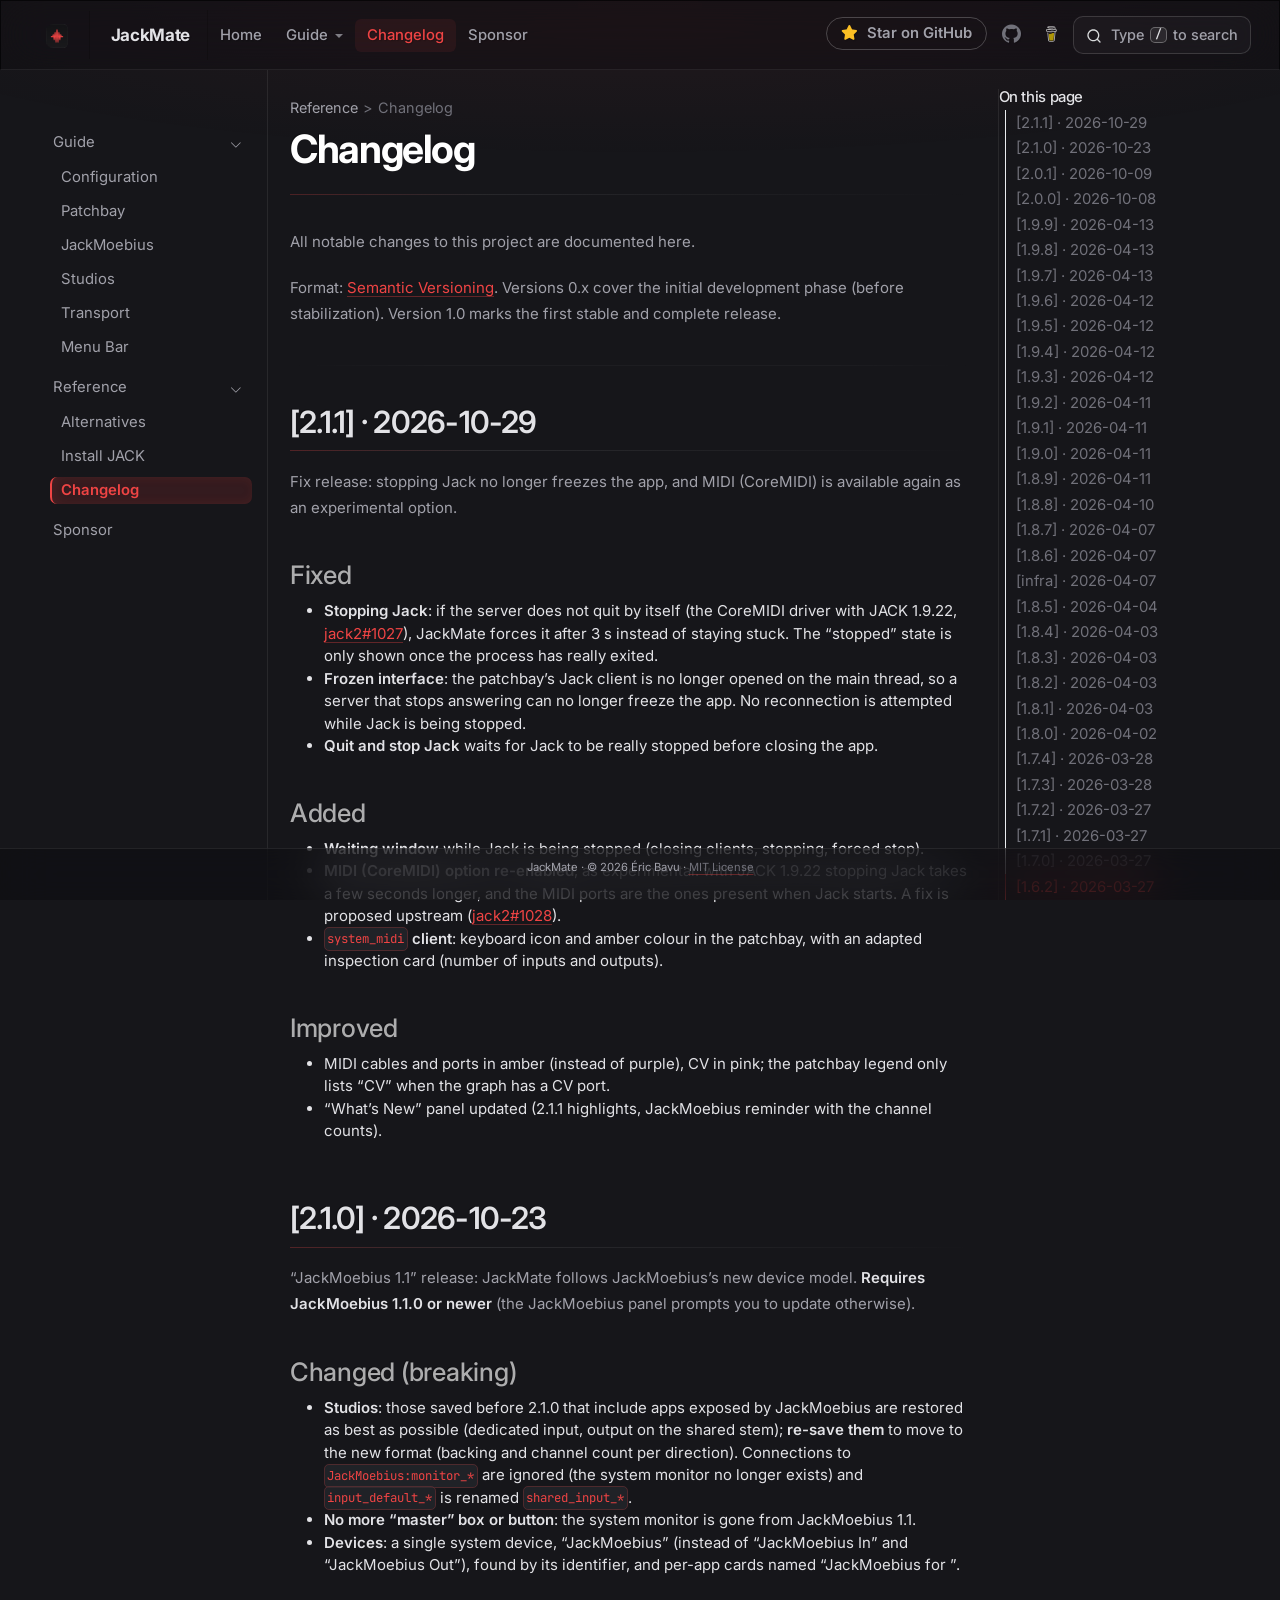
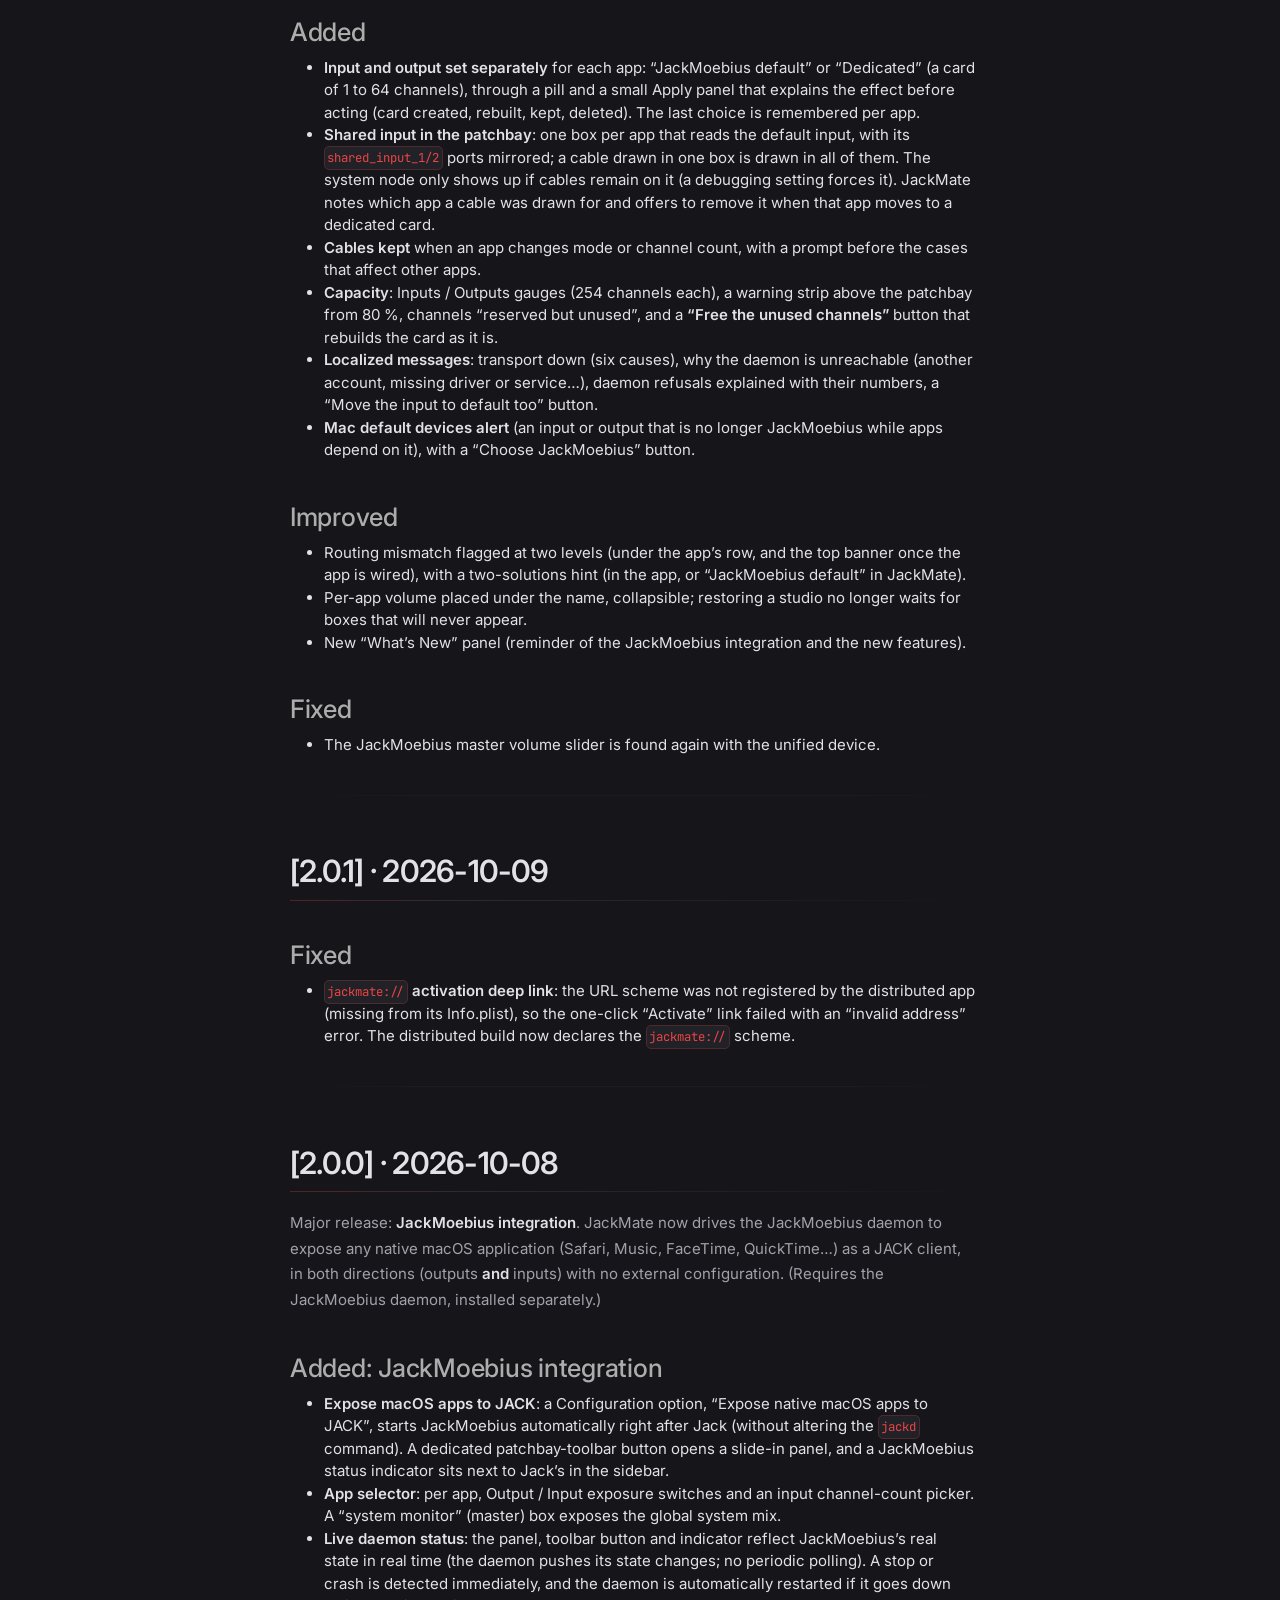
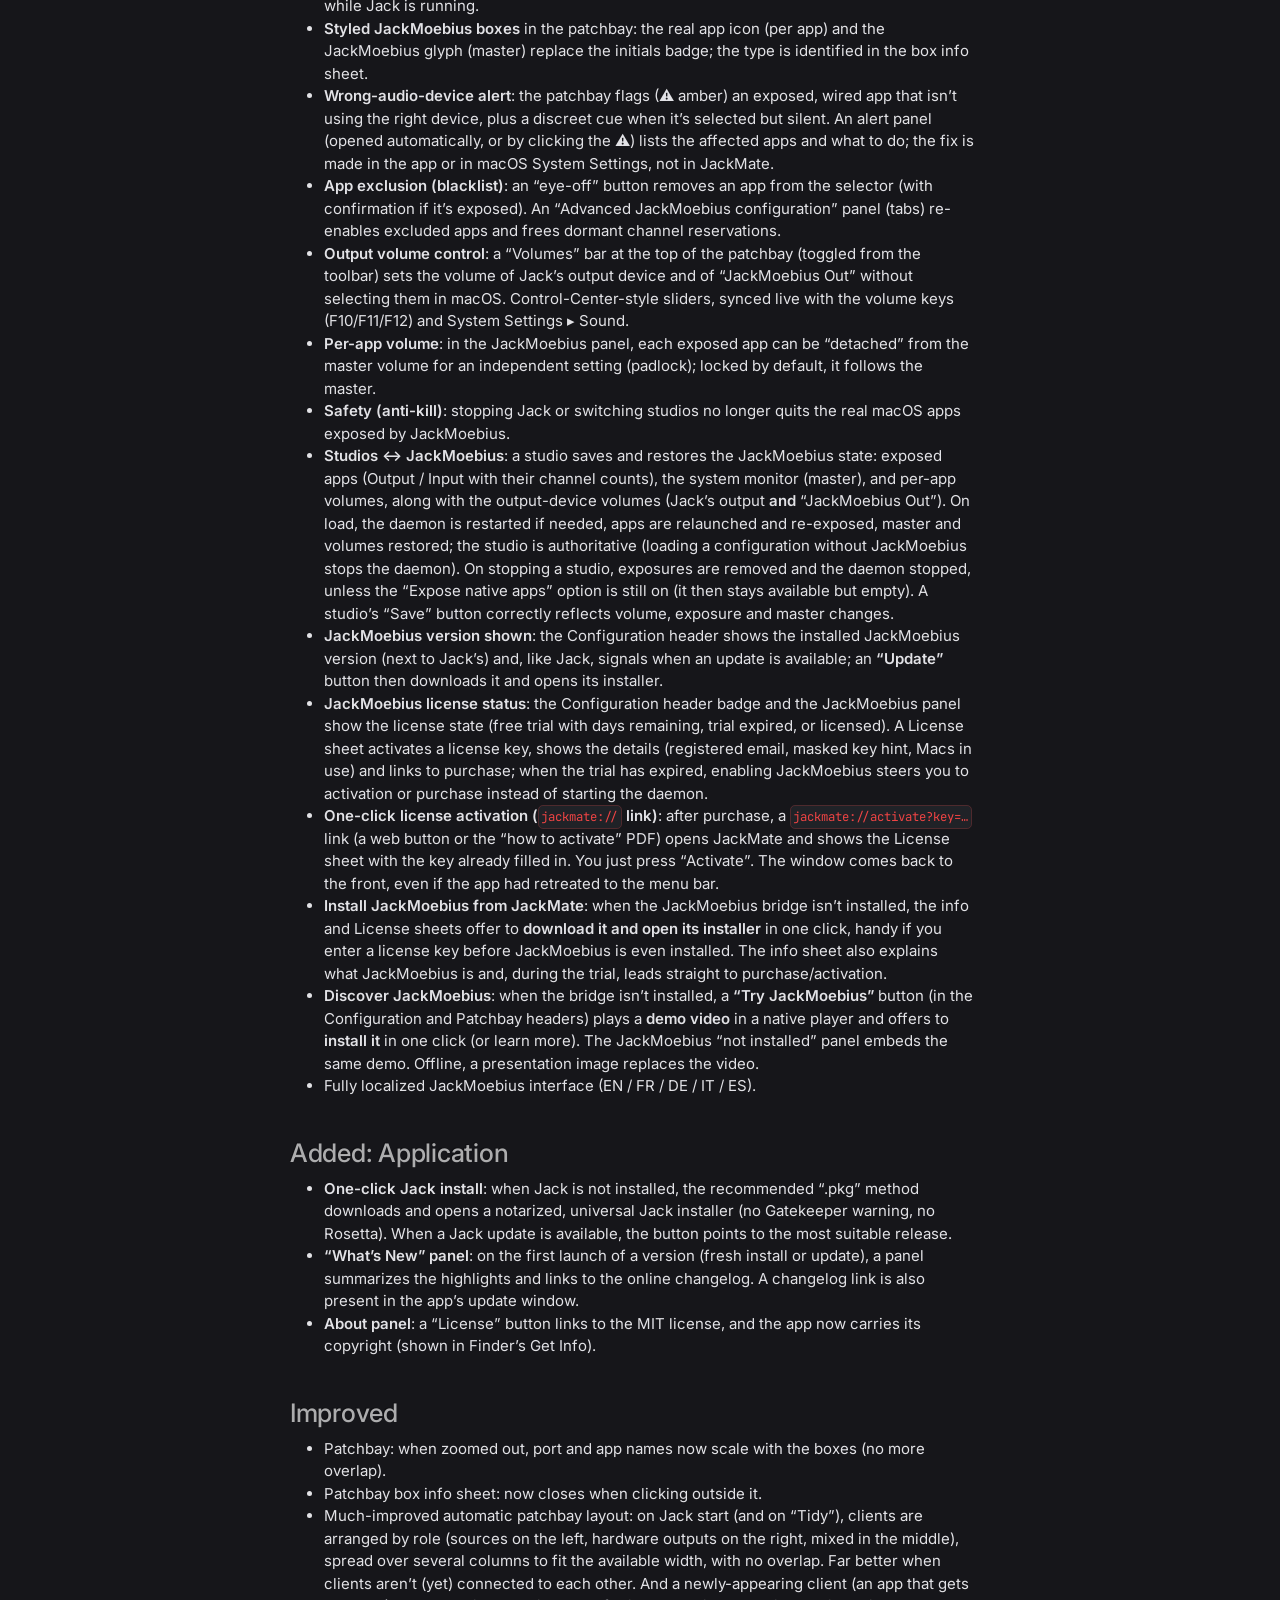
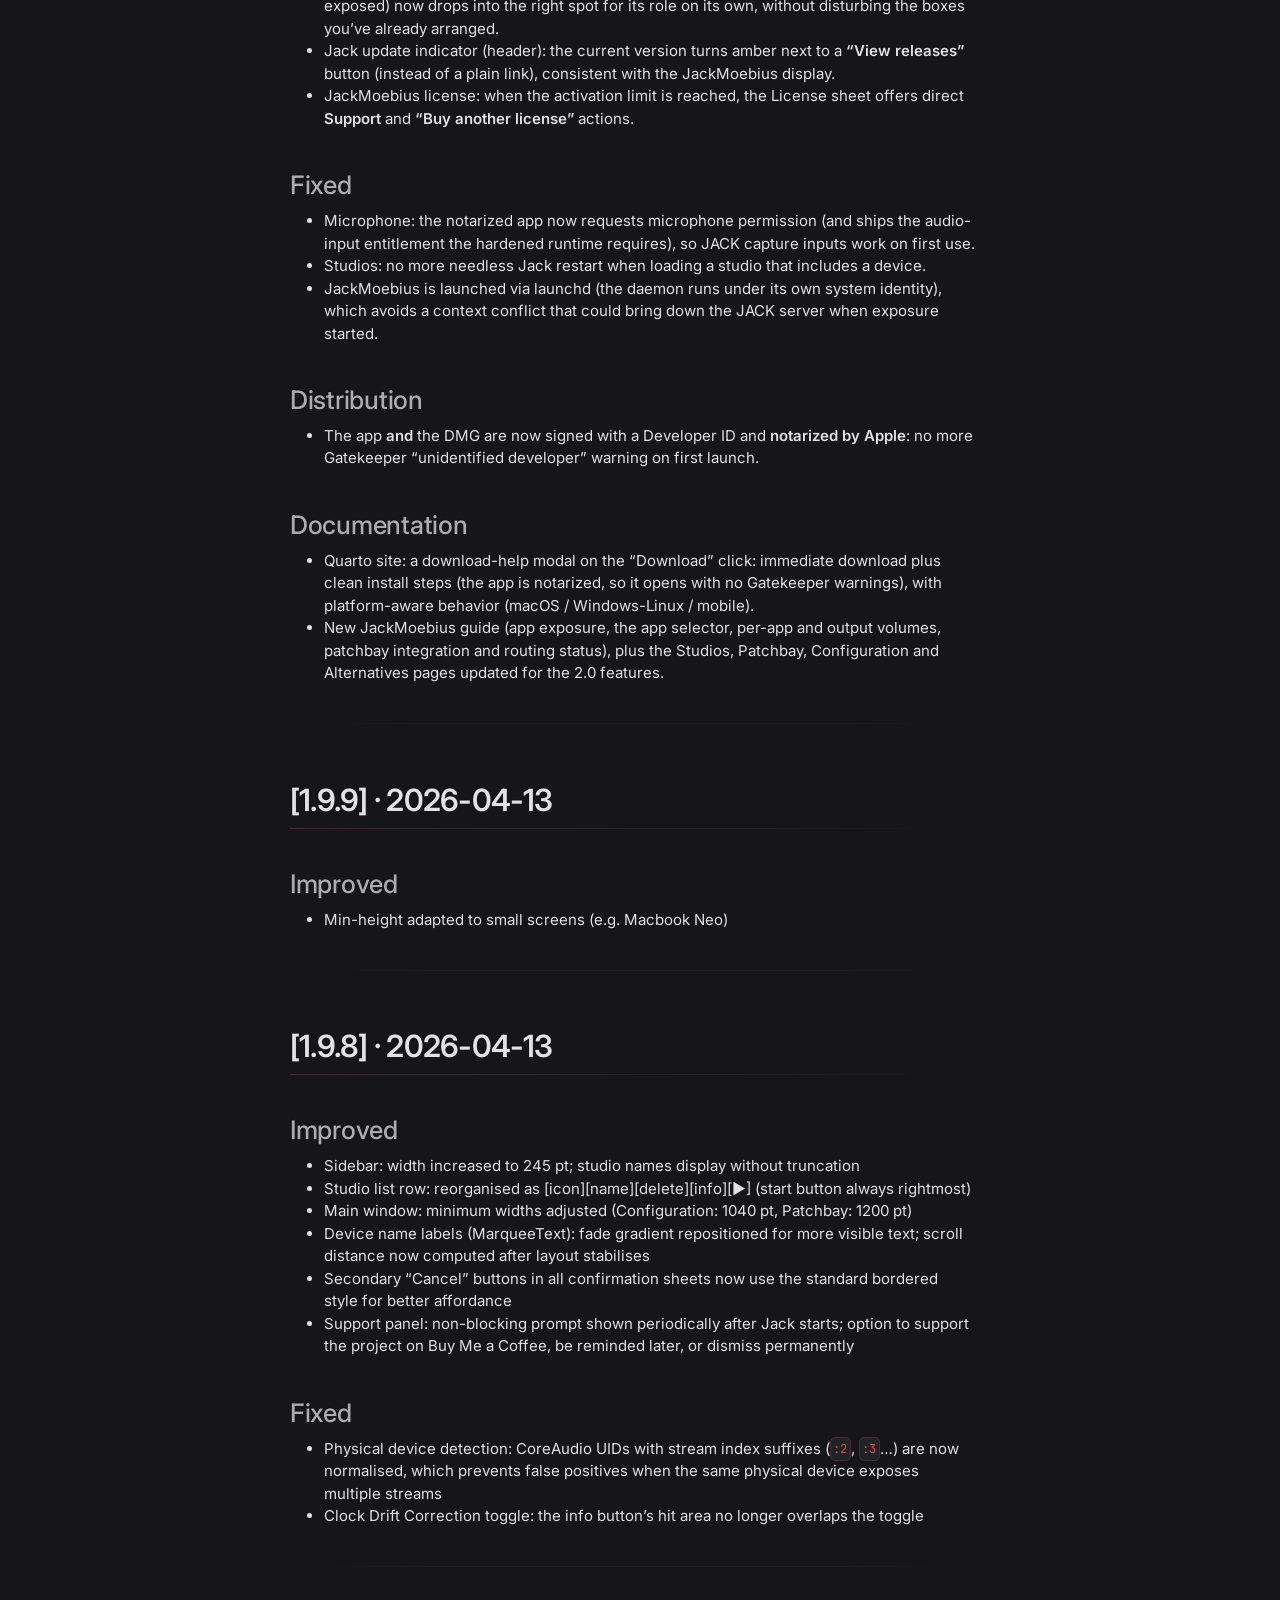
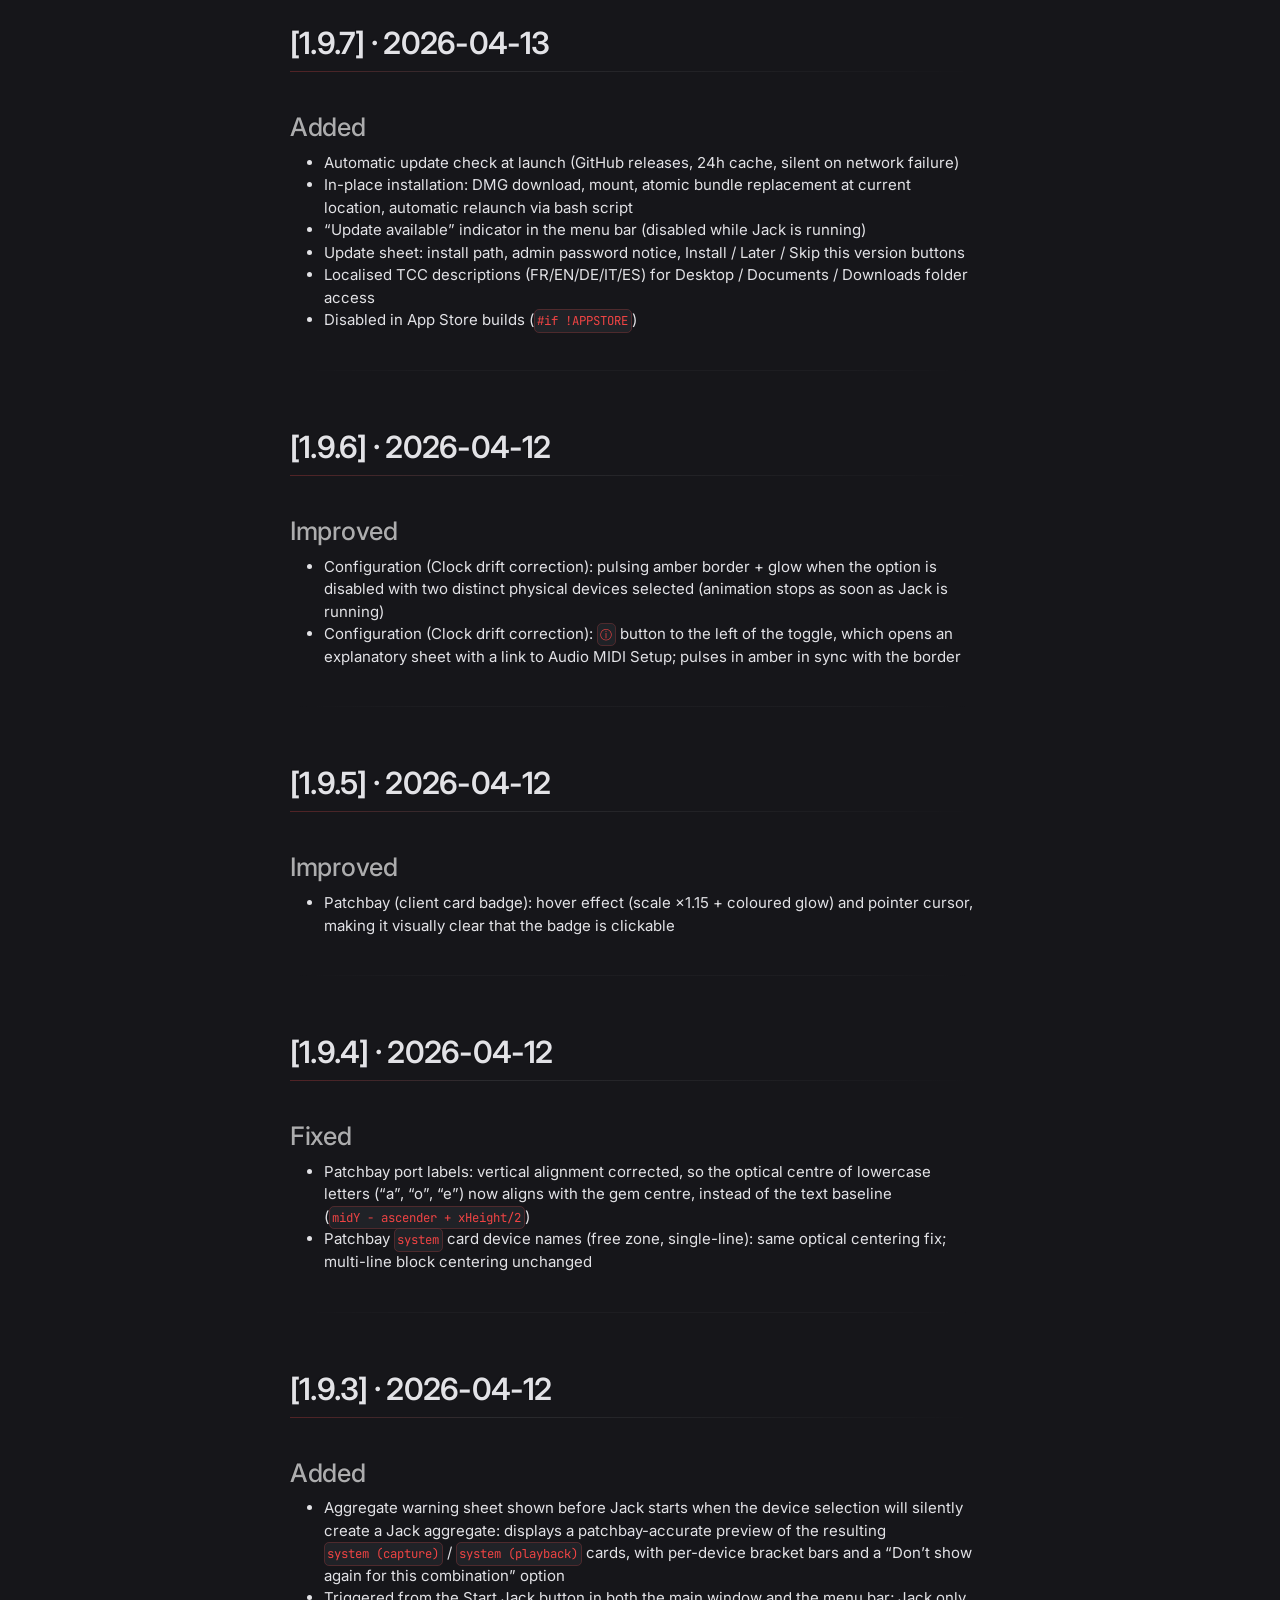
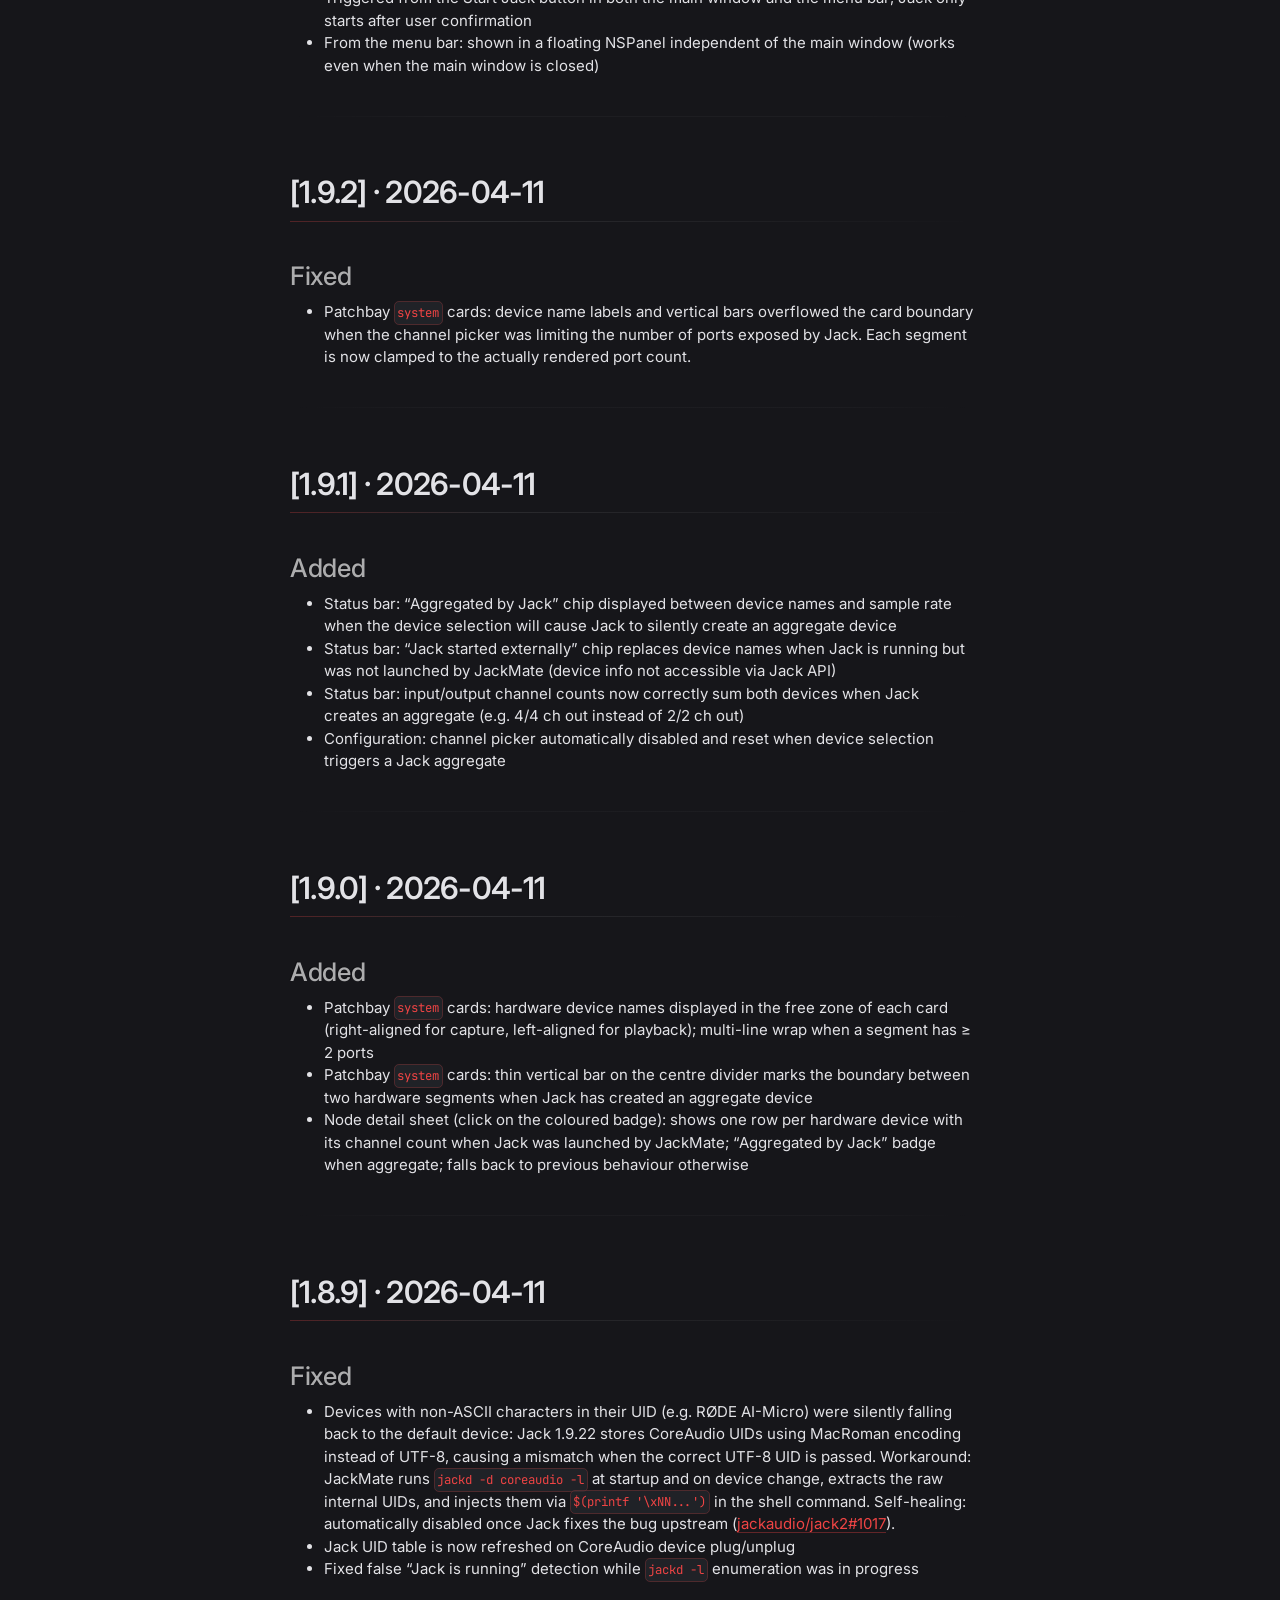
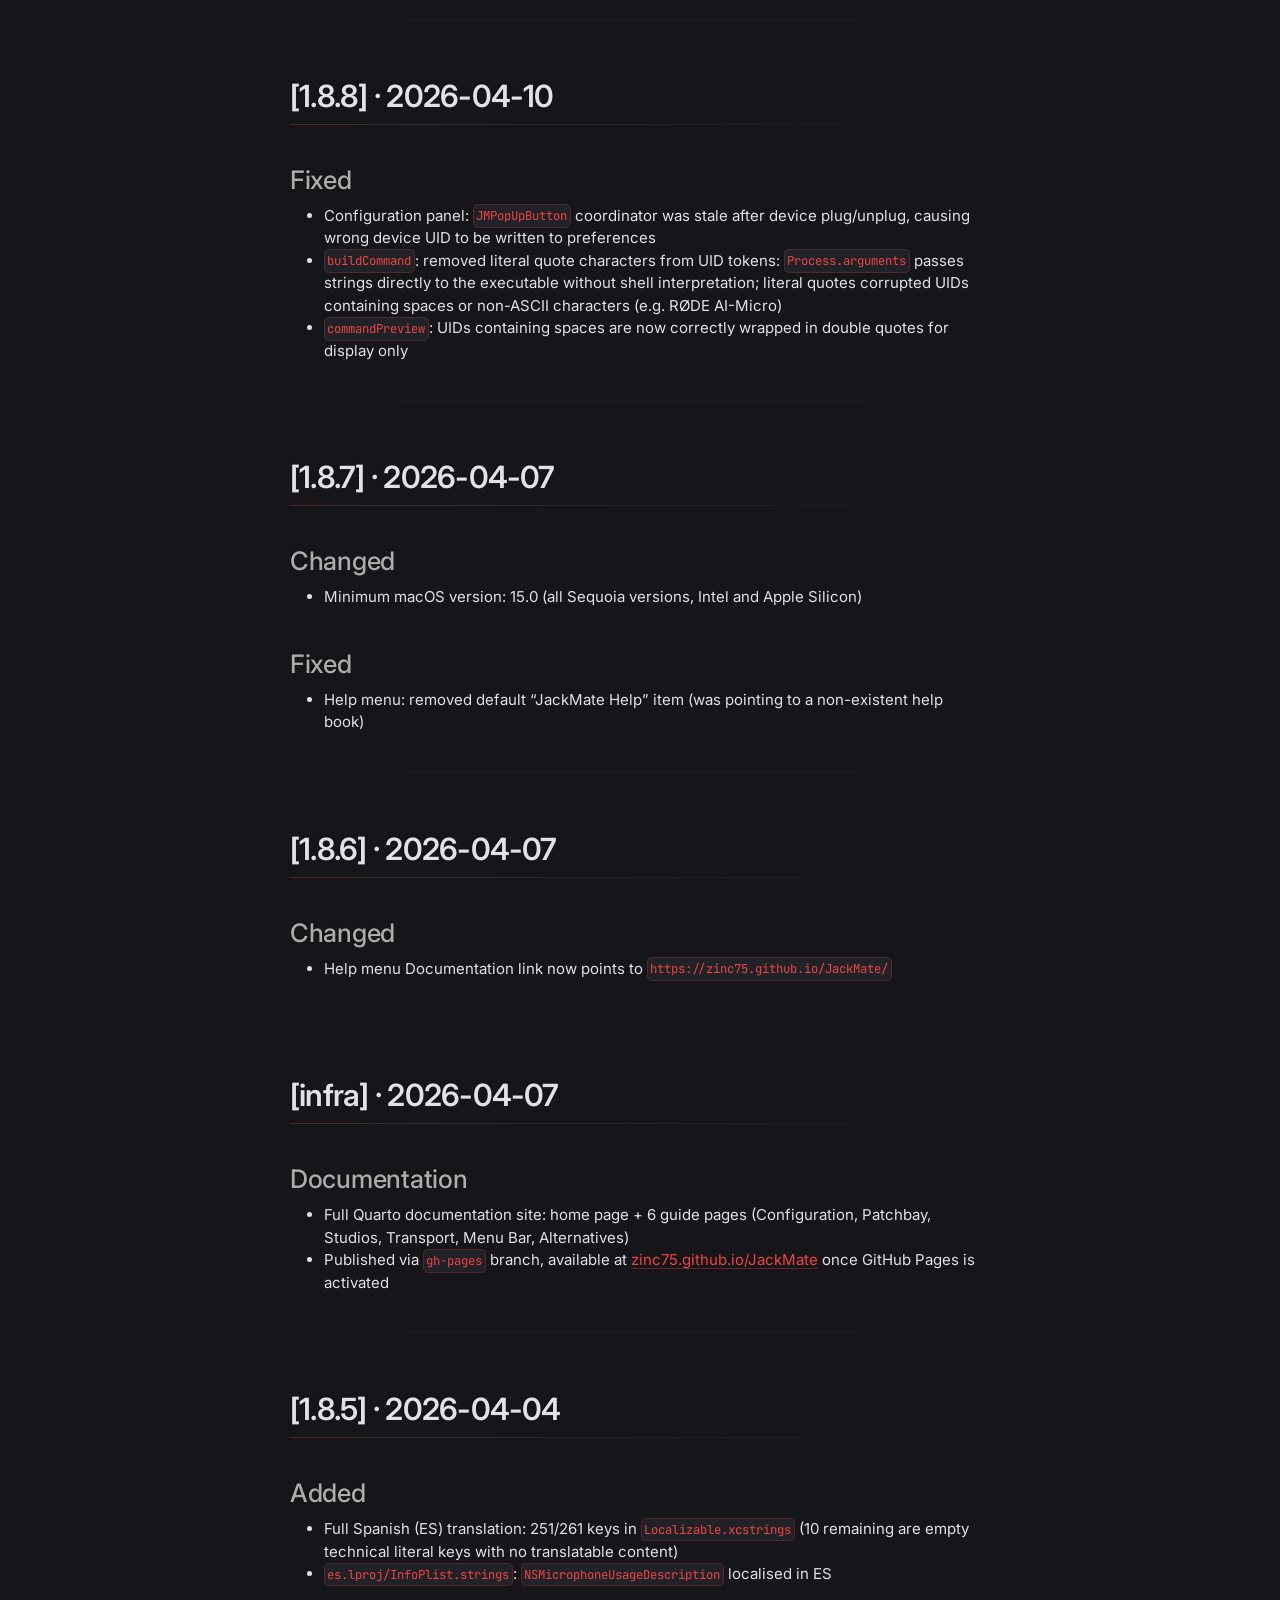
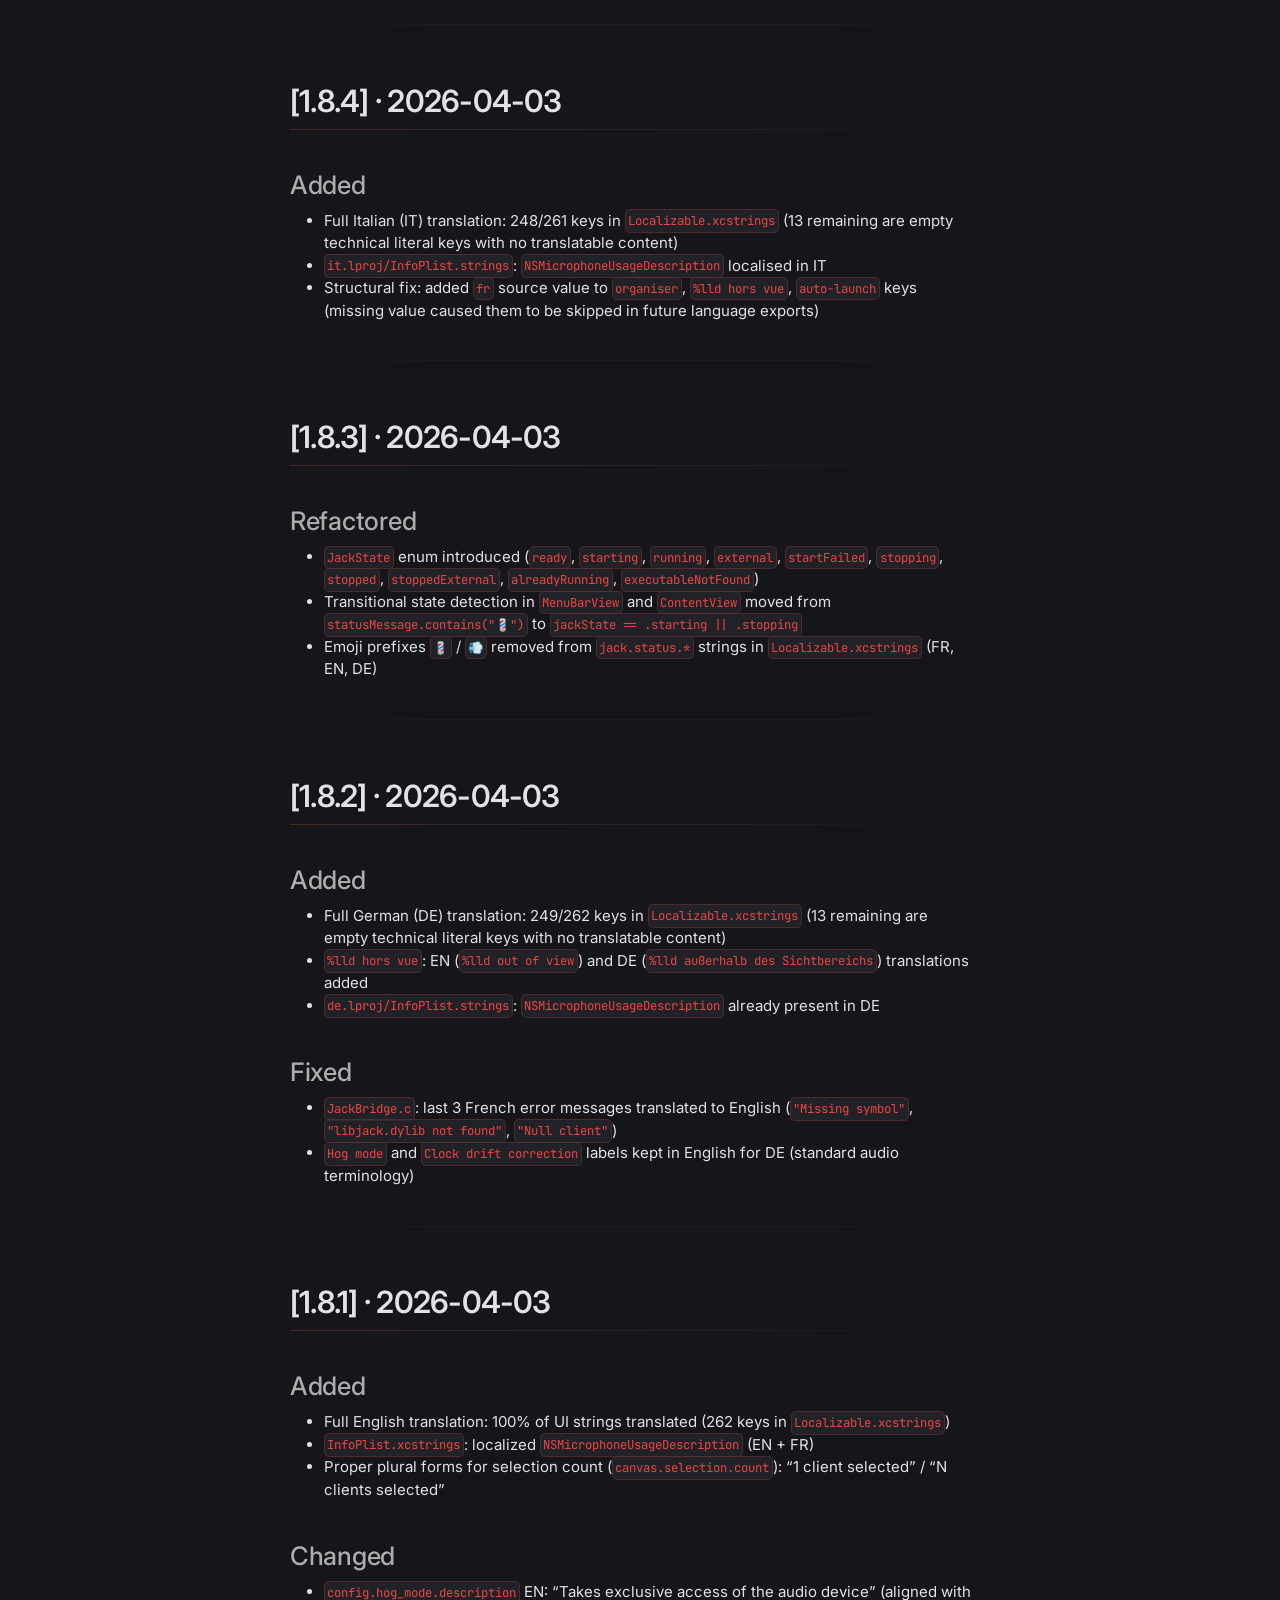
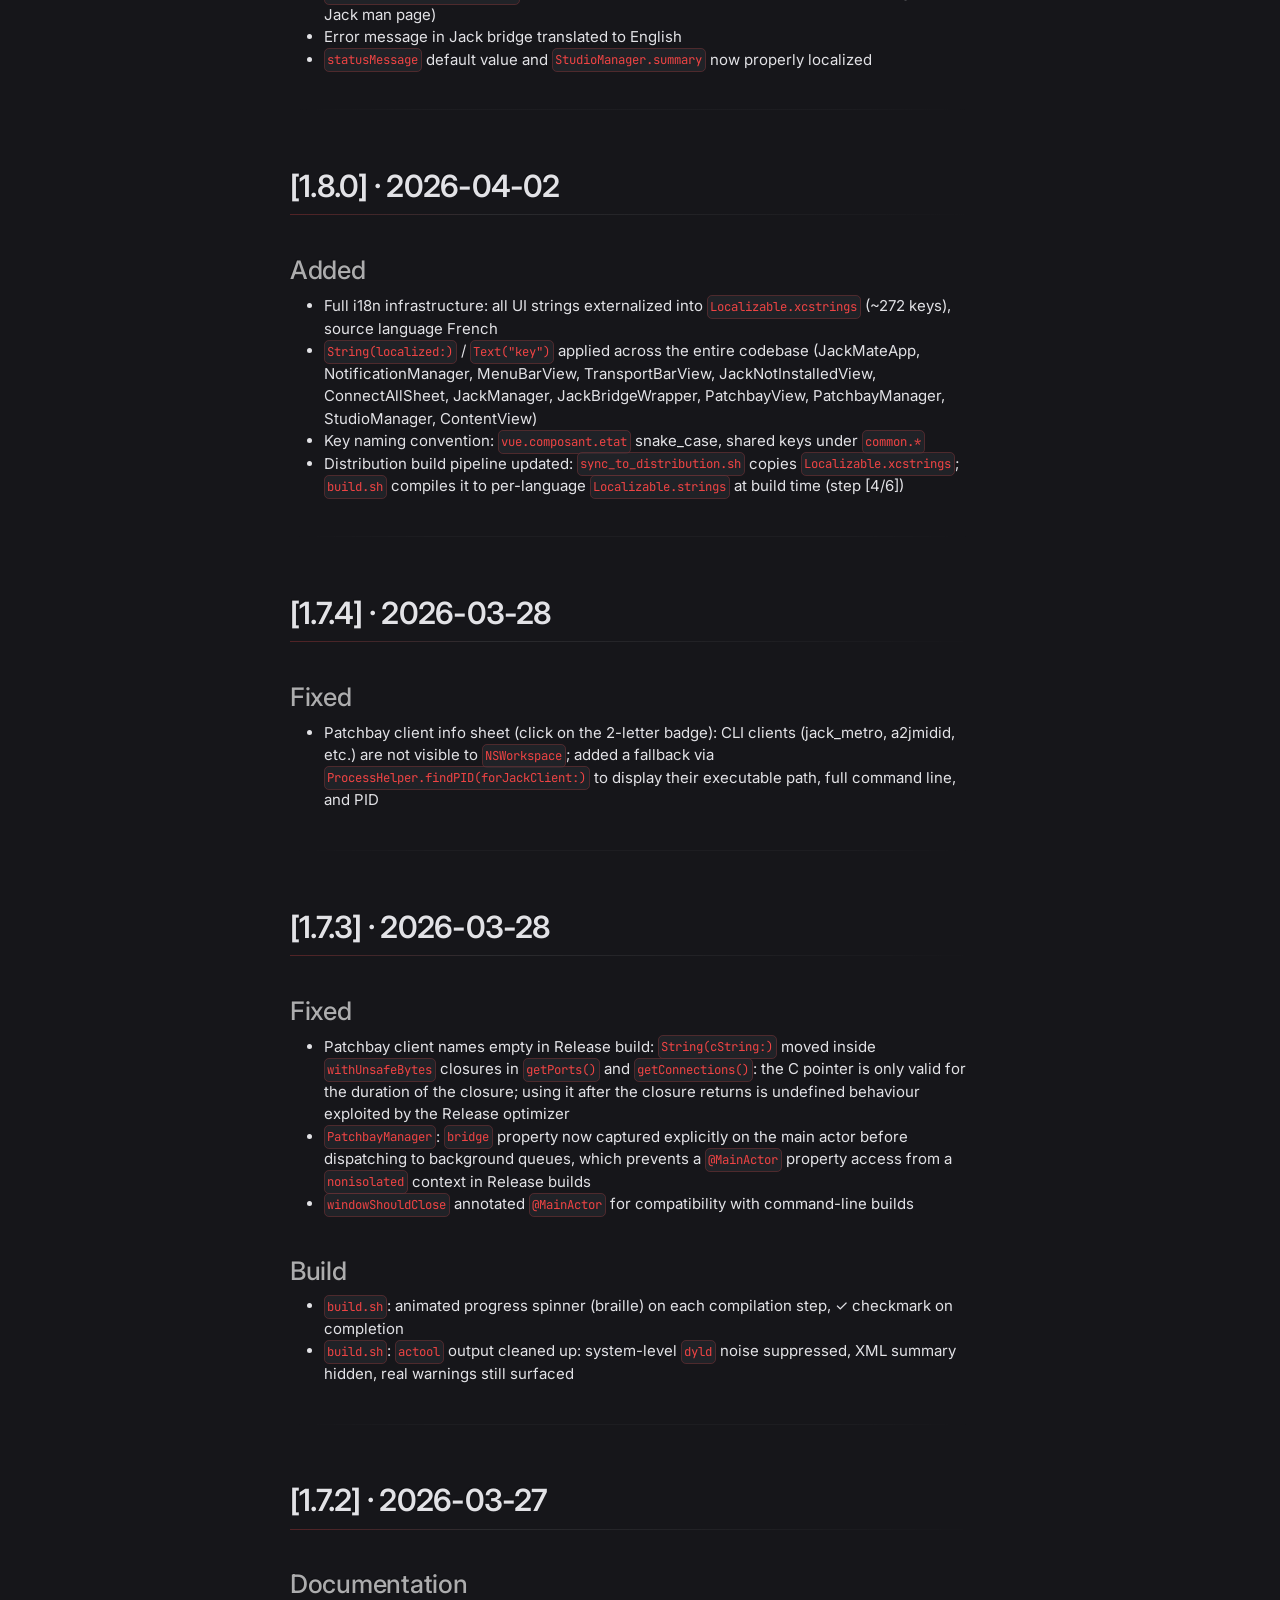
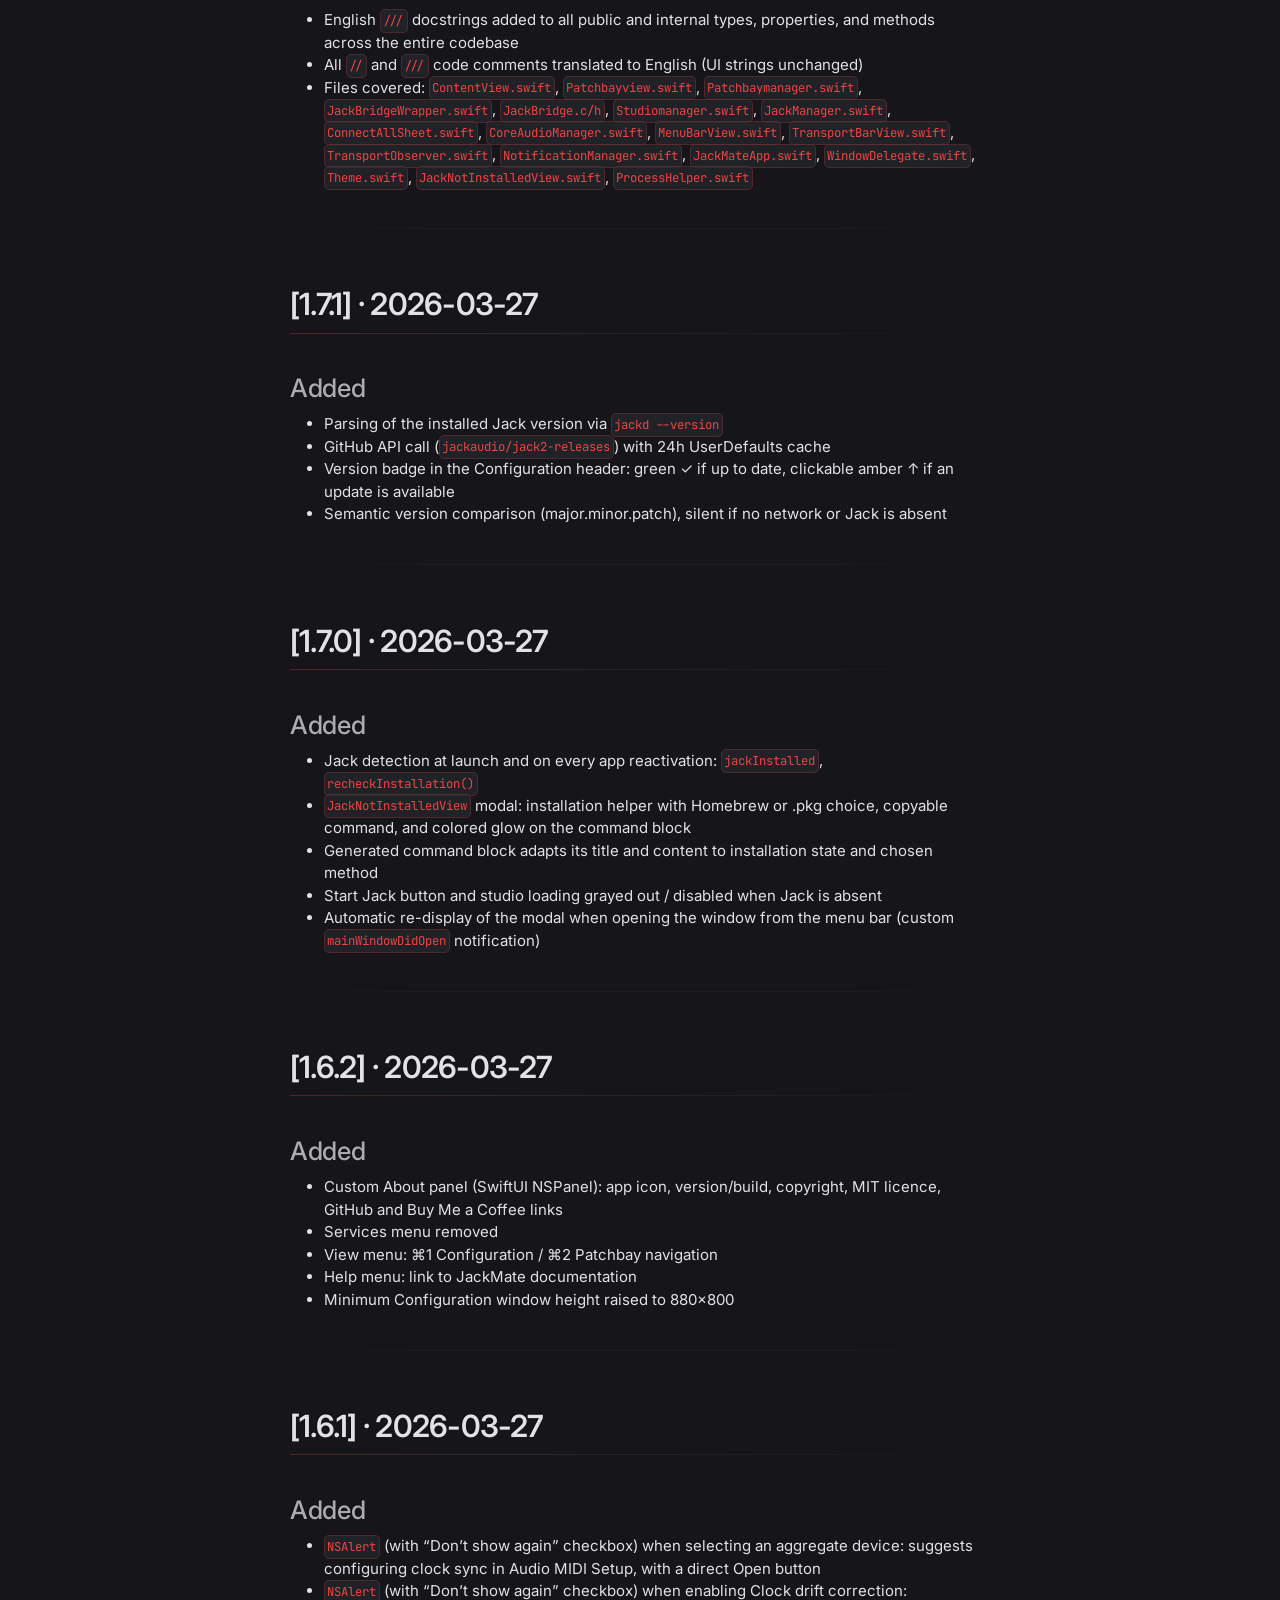
<file: changelog.html>
<!DOCTYPE html>
<html xmlns="http://www.w3.org/1999/xhtml" lang="en" xml:lang="en"><head>

<meta charset="utf-8">
<meta name="generator" content="quarto-1.10.18">

<meta name="viewport" content="width=device-width, initial-scale=1.0, user-scalable=yes">


<title>Changelog – JackMate</title>
<style>
/* Default styles provided by pandoc.
** See https://pandoc.org/MANUAL.html#variables-for-html for config info.
*/
span.smallcaps{font-variant: small-caps;}
div.columns{display: flex; gap: 1.5em;}
div.column{flex: auto;}
@media screen {
div.columns{gap: min(4vw, 1.5em);}
div.column{overflow-x: auto;}
}
div.hanging-indent{margin-left: 1.5em; text-indent: -1.5em;}
ul.task-list{list-style: none;}
ul.task-list li input[type="checkbox"] {
  width: 0.8em;
  margin: 0 0.8em 0.2em -1em; /* quarto-specific, see https://github.com/quarto-dev/quarto-cli/issues/4556 */ 
  vertical-align: middle;
}
</style>


<script src="site_libs/quarto-nav/quarto-nav.js"></script>
<script src="site_libs/clipboard/clipboard.min.js"></script>
<script src="site_libs/quarto-search/autocomplete.umd.js"></script>
<script src="site_libs/quarto-search/fuse.min.js"></script>
<script src="site_libs/quarto-search/quarto-search.js"></script>
<meta name="quarto:offset" content="./">
<link href="./assets/icon.png" rel="icon" type="image/png">
<script src="site_libs/quarto-html/quarto.js" type="module"></script>
<script src="site_libs/quarto-html/tabsets/tabsets.js" type="module"></script>
<script src="site_libs/quarto-html/popper.min.js"></script>
<script src="site_libs/quarto-html/tippy.umd.min.js"></script>
<script src="site_libs/quarto-html/anchor.min.js"></script>
<link href="site_libs/quarto-html/tippy.css" rel="stylesheet">
<link href="site_libs/quarto-html/quarto-syntax-highlighting-dark-b85bc7c33db8c58e0ec93c3465666fed.css" rel="stylesheet" id="quarto-text-highlighting-styles">
<script src="site_libs/bootstrap/bootstrap.min.js"></script>
<link href="site_libs/bootstrap/bootstrap-icons.css" rel="stylesheet">
<link href="site_libs/bootstrap/bootstrap-d56e77fc2d6698478ca21fdffbdde3e4.min.css" rel="stylesheet" append-hash="true" id="quarto-bootstrap" data-mode="dark">
<script id="quarto-search-options" type="application/json">{
  "location": "navbar",
  "copy-button": false,
  "collapse-after": 3,
  "panel-placement": "end",
  "type": "overlay",
  "limit": 50,
  "keyboard-shortcut": [
    "f",
    "/",
    "s"
  ],
  "show-item-context": false,
  "language": {
    "search-no-results-text": "No results",
    "search-matching-documents-text": "matching documents",
    "search-copy-link-title": "Copy link to search",
    "search-hide-matches-text": "Hide additional matches",
    "search-more-match-text": "more match in this document",
    "search-more-matches-text": "more matches in this document",
    "search-clear-button-title": "Clear",
    "search-text-placeholder": "",
    "search-detached-cancel-button-title": "Cancel",
    "search-submit-button-title": "Submit",
    "search-label": "Search"
  }
}</script>
<style>html{ scroll-behavior: smooth; }</style>
<!-- Font Awesome (global) — needed for raw <i class="fa-…"> icons in the navbar and pages. -->
<link rel="stylesheet" href="https://cdnjs.cloudflare.com/ajax/libs/font-awesome/6.7.2/css/all.min.css" crossorigin="anonymous" referrerpolicy="no-referrer">


<!-- Icons: iOS home-screen + crisp 32px tab favicon (Quarto emits the main favicon). -->
<link rel="apple-touch-icon" sizes="180x180" href="./assets/apple-touch-icon.png">
<link rel="icon" type="image/png" sizes="192x192" href="./assets/favicon-192x192.png">
<link rel="icon" type="image/png" sizes="32x32" href="./assets/favicon-32x32.png">
<link rel="icon" type="image/png" sizes="16x16" href="./assets/favicon-16x16.png">
<link rel="manifest" href="./assets/site.webmanifest">
<link rel="shortcut icon" href="favicon.ico">


<!-- Structured data (schema.org) — tells search engines this is a free macOS app,
     making it eligible for richer results. -->
<script type="application/ld+json">
{
  "@context": "https://schema.org",
  "@type": "SoftwareApplication",
  "name": "JackMate",
  "operatingSystem": "macOS 15.0+",
  "applicationCategory": "MultimediaApplication",
  "description": "Native macOS app to start, configure and patch the JACK Audio Connection Kit (jackd) — a visual JACK patchbay and server manager for musicians and audio engineers.",
  "image": "https://jackmate.app/assets/og-image.jpg",
  "url": "https://jackmate.app/",
  "downloadUrl": "https://jackmate.app/#download",
  "license": "https://opensource.org/licenses/MIT",
  "isAccessibleForFree": true,
  "offers": {
    "@type": "Offer",
    "price": "0",
    "priceCurrency": "USD"
  },
  "author": {
    "@type": "Person",
    "name": "Éric Bavu"
  }
}
</script>


<link rel="stylesheet" href="assets/custom.css">
<meta property="og:title" content="Changelog – JackMate">
<meta property="og:description" content="Jack Audio server manager for macOS">
<meta property="og:image" content="https://jackmate.app/assets/og-image.jpg">
<meta property="og:site_name" content="JackMate">
<link rel="canonical" href="https://jackmate.app/changelog.html">
<meta property="og:url" content="https://jackmate.app/changelog.html">
<meta name="twitter:title" content="Changelog – JackMate">
<meta name="twitter:description" content="Jack Audio server manager for macOS">
<meta name="twitter:image" content="https://jackmate.app/assets/og-image.jpg">
<meta name="twitter:card" content="summary_large_image">
</head>

<body class="nav-sidebar floating nav-fixed quarto-light">

<div id="quarto-search-results"></div>
  <header id="quarto-header" class="headroom fixed-top">
    <nav class="navbar navbar-expand-lg " data-bs-theme="dark">
      <div class="navbar-container container-fluid">
      <div class="navbar-brand-container mx-auto">
    <a href="./index.html" class="navbar-brand navbar-brand-logo">
    <img src="./assets/icon.png" alt="JackMate" class="navbar-logo light-content">
    <img src="./assets/icon.png" alt="JackMate" class="navbar-logo dark-content">
    </a>
    <a class="navbar-brand" href="./index.html">
    <span class="navbar-title">JackMate</span>
    </a>
  </div>
            <div id="quarto-search" class="" title="Search"></div>
          <button class="navbar-toggler" type="button" data-bs-toggle="collapse" data-bs-target="#navbarCollapse" aria-controls="navbarCollapse" role="menu" aria-expanded="false" aria-label="Toggle navigation" onclick="if (window.quartoToggleHeadroom) { window.quartoToggleHeadroom(); }">
  <span class="navbar-toggler-icon"></span>
</button>
          <div class="collapse navbar-collapse" id="navbarCollapse">
            <ul class="navbar-nav navbar-nav-scroll me-auto">
  <li class="nav-item">
    <a class="nav-link" href="./index.html"> 
<span class="menu-text">Home</span></a>
  </li>  
  <li class="nav-item dropdown ">
    <a class="nav-link dropdown-toggle" href="#" id="nav-menu-guide" role="link" data-bs-toggle="dropdown" aria-expanded="false">
 <span class="menu-text">Guide</span>
    </a>
    <ul class="dropdown-menu" aria-labelledby="nav-menu-guide">    
        <li>
    <a class="dropdown-item" href="./guide/configuration.html">
 <span class="dropdown-text">Configuration</span></a>
  </li>  
        <li>
    <a class="dropdown-item" href="./guide/patchbay.html">
 <span class="dropdown-text">Patchbay</span></a>
  </li>  
        <li>
    <a class="dropdown-item" href="./guide/jackmoebius.html">
 <span class="dropdown-text">JackMoebius</span></a>
  </li>  
        <li>
    <a class="dropdown-item" href="./guide/studios.html">
 <span class="dropdown-text">Studios</span></a>
  </li>  
        <li>
    <a class="dropdown-item" href="./guide/transport.html">
 <span class="dropdown-text">Transport</span></a>
  </li>  
        <li>
    <a class="dropdown-item" href="./guide/menubar.html">
 <span class="dropdown-text">Menu Bar</span></a>
  </li>  
        <li><hr class="dropdown-divider"></li>
        <li>
    <a class="dropdown-item" href="./guide/alternatives.html">
 <span class="dropdown-text">Alternatives</span></a>
  </li>  
        <li>
    <a class="dropdown-item" href="./install-jack-macos.html">
 <span class="dropdown-text">Install JACK</span></a>
  </li>  
    </ul>
  </li>
  <li class="nav-item">
    <a class="nav-link active" href="./changelog.html" aria-current="page"> 
<span class="menu-text">Changelog</span></a>
  </li>  
  <li class="nav-item">
    <a class="nav-link" href="./sponsor.html"> 
<span class="menu-text">Sponsor</span></a>
  </li>  
</ul>
            <ul class="navbar-nav navbar-nav-scroll ms-auto">
  <li class="nav-item">
    <a class="nav-link" href="https://github.com/zinc75/JackMate"> 
<span class="menu-text"><span class="nav-star"><i class="fa-solid fa-star nav-star-ic" aria-hidden="true"></i> Star on GitHub</span></span></a>
  </li>  
  <li class="nav-item compact">
    <a class="nav-link" href="https://github.com/zinc75/JackMate"> <i class="bi bi-github" role="img">
</i> 
<span class="menu-text"></span></a>
  </li>  
  <li class="nav-item">
    <a class="nav-link" href="https://www.buymeacoffee.com/zinc75"> 
<span class="menu-text"><span class="navbar-bmc-icon" aria-label="Buy me a coffee"></span></span></a>
  </li>  
</ul>
          </div> <!-- /navcollapse -->
            <div class="quarto-navbar-tools">
</div>
      </div> <!-- /container-fluid -->
    </nav>
  <nav class="quarto-secondary-nav">
    <div class="container-fluid d-flex">
      <button type="button" class="quarto-btn-toggle btn" data-bs-toggle="collapse" role="button" data-bs-target=".quarto-sidebar-collapse-item" aria-controls="quarto-sidebar" aria-expanded="false" aria-label="Toggle sidebar navigation" onclick="if (window.quartoToggleHeadroom) { window.quartoToggleHeadroom(); }">
        <i class="bi bi-layout-text-sidebar-reverse"></i>
      </button>
        <nav class="quarto-page-breadcrumbs" aria-label="breadcrumb"><ol class="breadcrumb"><li class="breadcrumb-item"><a href="./guide/alternatives.html">Reference</a></li><li class="breadcrumb-item"><a href="./changelog.html">Changelog</a></li></ol></nav>
        <a class="flex-grow-1" role="navigation" data-bs-toggle="collapse" data-bs-target=".quarto-sidebar-collapse-item" aria-controls="quarto-sidebar" aria-expanded="false" aria-label="Toggle sidebar navigation" onclick="if (window.quartoToggleHeadroom) { window.quartoToggleHeadroom(); }">      
        </a>
      <button type="button" class="btn quarto-search-button" aria-label="Search" onclick="window.quartoOpenSearch();">
        <i class="bi bi-search"></i>
      </button>
    </div>
  </nav>
</header>
<!-- content -->
<div id="quarto-content" class="quarto-container page-columns page-rows-contents page-layout-article page-navbar">
<!-- sidebar -->
  <nav id="quarto-sidebar" class="sidebar collapse collapse-horizontal quarto-sidebar-collapse-item sidebar-navigation floating overflow-auto">
        <div class="mt-2 flex-shrink-0 align-items-center">
        <div class="sidebar-search">
        <div id="quarto-search" class="" title="Search"></div>
        </div>
        </div>
    <div class="sidebar-menu-container"> 
    <ul class="list-unstyled mt-1">
        <li class="sidebar-item sidebar-item-section">
      <div class="sidebar-item-container"> 
            <a class="sidebar-item-text sidebar-link text-start" data-bs-toggle="collapse" data-bs-target="#quarto-sidebar-section-1" role="navigation" aria-expanded="true">
 <span class="menu-text">Guide</span></a>
          <a class="sidebar-item-toggle text-start" data-bs-toggle="collapse" data-bs-target="#quarto-sidebar-section-1" role="navigation" aria-expanded="true" aria-label="Toggle section">
            <i class="bi bi-chevron-right ms-2"></i>
          </a> 
      </div>
      <ul id="quarto-sidebar-section-1" class="collapse list-unstyled sidebar-section depth1 show">  
          <li class="sidebar-item">
  <div class="sidebar-item-container"> 
  <a href="./guide/configuration.html" class="sidebar-item-text sidebar-link">
 <span class="menu-text">Configuration</span></a>
  </div>
</li>
          <li class="sidebar-item">
  <div class="sidebar-item-container"> 
  <a href="./guide/patchbay.html" class="sidebar-item-text sidebar-link">
 <span class="menu-text">Patchbay</span></a>
  </div>
</li>
          <li class="sidebar-item">
  <div class="sidebar-item-container"> 
  <a href="./guide/jackmoebius.html" class="sidebar-item-text sidebar-link">
 <span class="menu-text">JackMoebius</span></a>
  </div>
</li>
          <li class="sidebar-item">
  <div class="sidebar-item-container"> 
  <a href="./guide/studios.html" class="sidebar-item-text sidebar-link">
 <span class="menu-text">Studios</span></a>
  </div>
</li>
          <li class="sidebar-item">
  <div class="sidebar-item-container"> 
  <a href="./guide/transport.html" class="sidebar-item-text sidebar-link">
 <span class="menu-text">Transport</span></a>
  </div>
</li>
          <li class="sidebar-item">
  <div class="sidebar-item-container"> 
  <a href="./guide/menubar.html" class="sidebar-item-text sidebar-link">
 <span class="menu-text">Menu Bar</span></a>
  </div>
</li>
      </ul>
  </li>
        <li class="sidebar-item sidebar-item-section">
      <div class="sidebar-item-container"> 
            <a class="sidebar-item-text sidebar-link text-start" data-bs-toggle="collapse" data-bs-target="#quarto-sidebar-section-2" role="navigation" aria-expanded="true">
 <span class="menu-text">Reference</span></a>
          <a class="sidebar-item-toggle text-start" data-bs-toggle="collapse" data-bs-target="#quarto-sidebar-section-2" role="navigation" aria-expanded="true" aria-label="Toggle section">
            <i class="bi bi-chevron-right ms-2"></i>
          </a> 
      </div>
      <ul id="quarto-sidebar-section-2" class="collapse list-unstyled sidebar-section depth1 show">  
          <li class="sidebar-item">
  <div class="sidebar-item-container"> 
  <a href="./guide/alternatives.html" class="sidebar-item-text sidebar-link">
 <span class="menu-text">Alternatives</span></a>
  </div>
</li>
          <li class="sidebar-item">
  <div class="sidebar-item-container"> 
  <a href="./install-jack-macos.html" class="sidebar-item-text sidebar-link">
 <span class="menu-text">Install JACK</span></a>
  </div>
</li>
          <li class="sidebar-item">
  <div class="sidebar-item-container"> 
  <a href="./changelog.html" class="sidebar-item-text sidebar-link active">
 <span class="menu-text">Changelog</span></a>
  </div>
</li>
      </ul>
  </li>
        <li class="sidebar-item">
  <div class="sidebar-item-container"> 
  <a href="./sponsor.html" class="sidebar-item-text sidebar-link">
 <span class="menu-text">Sponsor</span></a>
  </div>
</li>
    </ul>
    </div>
</nav>
<div id="quarto-sidebar-glass" class="quarto-sidebar-collapse-item" data-bs-toggle="collapse" data-bs-target=".quarto-sidebar-collapse-item"></div>
<!-- margin-sidebar -->
    <div id="quarto-margin-sidebar" class="sidebar margin-sidebar">
        <nav id="TOC" role="doc-toc" class="toc-active">
    <h2 id="toc-title">On this page</h2>
   
  <ul>
  <li><a href="#v2.1.1" id="toc-v2.1.1" class="nav-link active" data-scroll-target="#v2.1.1">[2.1.1] · 2026-10-29</a>
  <ul class="collapse">
  <li><a href="#fixed" id="toc-fixed" class="nav-link" data-scroll-target="#fixed">Fixed</a></li>
  <li><a href="#added" id="toc-added" class="nav-link" data-scroll-target="#added">Added</a></li>
  <li><a href="#improved" id="toc-improved" class="nav-link" data-scroll-target="#improved">Improved</a></li>
  </ul></li>
  <li><a href="#v2.1.0" id="toc-v2.1.0" class="nav-link" data-scroll-target="#v2.1.0">[2.1.0] · 2026-10-23</a>
  <ul class="collapse">
  <li><a href="#changed-breaking" id="toc-changed-breaking" class="nav-link" data-scroll-target="#changed-breaking">Changed (breaking)</a></li>
  <li><a href="#added-1" id="toc-added-1" class="nav-link" data-scroll-target="#added-1">Added</a></li>
  <li><a href="#improved-1" id="toc-improved-1" class="nav-link" data-scroll-target="#improved-1">Improved</a></li>
  <li><a href="#fixed-1" id="toc-fixed-1" class="nav-link" data-scroll-target="#fixed-1">Fixed</a></li>
  </ul></li>
  <li><a href="#v2.0.1" id="toc-v2.0.1" class="nav-link" data-scroll-target="#v2.0.1">[2.0.1] · 2026-10-09</a>
  <ul class="collapse">
  <li><a href="#fixed-2" id="toc-fixed-2" class="nav-link" data-scroll-target="#fixed-2">Fixed</a></li>
  </ul></li>
  <li><a href="#v2.0.0" id="toc-v2.0.0" class="nav-link" data-scroll-target="#v2.0.0">[2.0.0] · 2026-10-08</a>
  <ul class="collapse">
  <li><a href="#added-jackmoebius-integration" id="toc-added-jackmoebius-integration" class="nav-link" data-scroll-target="#added-jackmoebius-integration">Added: JackMoebius integration</a></li>
  <li><a href="#added-application" id="toc-added-application" class="nav-link" data-scroll-target="#added-application">Added: Application</a></li>
  <li><a href="#improved-2" id="toc-improved-2" class="nav-link" data-scroll-target="#improved-2">Improved</a></li>
  <li><a href="#fixed-3" id="toc-fixed-3" class="nav-link" data-scroll-target="#fixed-3">Fixed</a></li>
  <li><a href="#distribution" id="toc-distribution" class="nav-link" data-scroll-target="#distribution">Distribution</a></li>
  <li><a href="#documentation" id="toc-documentation" class="nav-link" data-scroll-target="#documentation">Documentation</a></li>
  </ul></li>
  <li><a href="#v1.9.9" id="toc-v1.9.9" class="nav-link" data-scroll-target="#v1.9.9">[1.9.9] · 2026-04-13</a>
  <ul class="collapse">
  <li><a href="#improved-3" id="toc-improved-3" class="nav-link" data-scroll-target="#improved-3">Improved</a></li>
  </ul></li>
  <li><a href="#v1.9.8" id="toc-v1.9.8" class="nav-link" data-scroll-target="#v1.9.8">[1.9.8] · 2026-04-13</a>
  <ul class="collapse">
  <li><a href="#improved-4" id="toc-improved-4" class="nav-link" data-scroll-target="#improved-4">Improved</a></li>
  <li><a href="#fixed-4" id="toc-fixed-4" class="nav-link" data-scroll-target="#fixed-4">Fixed</a></li>
  </ul></li>
  <li><a href="#v1.9.7" id="toc-v1.9.7" class="nav-link" data-scroll-target="#v1.9.7">[1.9.7] · 2026-04-13</a>
  <ul class="collapse">
  <li><a href="#added-2" id="toc-added-2" class="nav-link" data-scroll-target="#added-2">Added</a></li>
  </ul></li>
  <li><a href="#v1.9.6" id="toc-v1.9.6" class="nav-link" data-scroll-target="#v1.9.6">[1.9.6] · 2026-04-12</a>
  <ul class="collapse">
  <li><a href="#improved-5" id="toc-improved-5" class="nav-link" data-scroll-target="#improved-5">Improved</a></li>
  </ul></li>
  <li><a href="#v1.9.5" id="toc-v1.9.5" class="nav-link" data-scroll-target="#v1.9.5">[1.9.5] · 2026-04-12</a>
  <ul class="collapse">
  <li><a href="#improved-6" id="toc-improved-6" class="nav-link" data-scroll-target="#improved-6">Improved</a></li>
  </ul></li>
  <li><a href="#v1.9.4" id="toc-v1.9.4" class="nav-link" data-scroll-target="#v1.9.4">[1.9.4] · 2026-04-12</a>
  <ul class="collapse">
  <li><a href="#fixed-5" id="toc-fixed-5" class="nav-link" data-scroll-target="#fixed-5">Fixed</a></li>
  </ul></li>
  <li><a href="#v1.9.3" id="toc-v1.9.3" class="nav-link" data-scroll-target="#v1.9.3">[1.9.3] · 2026-04-12</a>
  <ul class="collapse">
  <li><a href="#added-3" id="toc-added-3" class="nav-link" data-scroll-target="#added-3">Added</a></li>
  </ul></li>
  <li><a href="#v1.9.2" id="toc-v1.9.2" class="nav-link" data-scroll-target="#v1.9.2">[1.9.2] · 2026-04-11</a>
  <ul class="collapse">
  <li><a href="#fixed-6" id="toc-fixed-6" class="nav-link" data-scroll-target="#fixed-6">Fixed</a></li>
  </ul></li>
  <li><a href="#v1.9.1" id="toc-v1.9.1" class="nav-link" data-scroll-target="#v1.9.1">[1.9.1] · 2026-04-11</a>
  <ul class="collapse">
  <li><a href="#added-4" id="toc-added-4" class="nav-link" data-scroll-target="#added-4">Added</a></li>
  </ul></li>
  <li><a href="#v1.9.0" id="toc-v1.9.0" class="nav-link" data-scroll-target="#v1.9.0">[1.9.0] · 2026-04-11</a>
  <ul class="collapse">
  <li><a href="#added-5" id="toc-added-5" class="nav-link" data-scroll-target="#added-5">Added</a></li>
  </ul></li>
  <li><a href="#v1.8.9" id="toc-v1.8.9" class="nav-link" data-scroll-target="#v1.8.9">[1.8.9] · 2026-04-11</a>
  <ul class="collapse">
  <li><a href="#fixed-7" id="toc-fixed-7" class="nav-link" data-scroll-target="#fixed-7">Fixed</a></li>
  </ul></li>
  <li><a href="#v1.8.8" id="toc-v1.8.8" class="nav-link" data-scroll-target="#v1.8.8">[1.8.8] · 2026-04-10</a>
  <ul class="collapse">
  <li><a href="#fixed-8" id="toc-fixed-8" class="nav-link" data-scroll-target="#fixed-8">Fixed</a></li>
  </ul></li>
  <li><a href="#v1.8.7" id="toc-v1.8.7" class="nav-link" data-scroll-target="#v1.8.7">[1.8.7] · 2026-04-07</a>
  <ul class="collapse">
  <li><a href="#changed" id="toc-changed" class="nav-link" data-scroll-target="#changed">Changed</a></li>
  <li><a href="#fixed-9" id="toc-fixed-9" class="nav-link" data-scroll-target="#fixed-9">Fixed</a></li>
  </ul></li>
  <li><a href="#v1.8.6" id="toc-v1.8.6" class="nav-link" data-scroll-target="#v1.8.6">[1.8.6] · 2026-04-07</a>
  <ul class="collapse">
  <li><a href="#changed-1" id="toc-changed-1" class="nav-link" data-scroll-target="#changed-1">Changed</a></li>
  </ul></li>
  <li><a href="#infra-2026-04-07" id="toc-infra-2026-04-07" class="nav-link" data-scroll-target="#infra-2026-04-07">[infra] · 2026-04-07</a>
  <ul class="collapse">
  <li><a href="#documentation-1" id="toc-documentation-1" class="nav-link" data-scroll-target="#documentation-1">Documentation</a></li>
  </ul></li>
  <li><a href="#v1.8.5" id="toc-v1.8.5" class="nav-link" data-scroll-target="#v1.8.5">[1.8.5] · 2026-04-04</a>
  <ul class="collapse">
  <li><a href="#added-6" id="toc-added-6" class="nav-link" data-scroll-target="#added-6">Added</a></li>
  </ul></li>
  <li><a href="#v1.8.4" id="toc-v1.8.4" class="nav-link" data-scroll-target="#v1.8.4">[1.8.4] · 2026-04-03</a>
  <ul class="collapse">
  <li><a href="#added-7" id="toc-added-7" class="nav-link" data-scroll-target="#added-7">Added</a></li>
  </ul></li>
  <li><a href="#v1.8.3" id="toc-v1.8.3" class="nav-link" data-scroll-target="#v1.8.3">[1.8.3] · 2026-04-03</a>
  <ul class="collapse">
  <li><a href="#refactored" id="toc-refactored" class="nav-link" data-scroll-target="#refactored">Refactored</a></li>
  </ul></li>
  <li><a href="#v1.8.2" id="toc-v1.8.2" class="nav-link" data-scroll-target="#v1.8.2">[1.8.2] · 2026-04-03</a>
  <ul class="collapse">
  <li><a href="#added-8" id="toc-added-8" class="nav-link" data-scroll-target="#added-8">Added</a></li>
  <li><a href="#fixed-10" id="toc-fixed-10" class="nav-link" data-scroll-target="#fixed-10">Fixed</a></li>
  </ul></li>
  <li><a href="#v1.8.1" id="toc-v1.8.1" class="nav-link" data-scroll-target="#v1.8.1">[1.8.1] · 2026-04-03</a>
  <ul class="collapse">
  <li><a href="#added-9" id="toc-added-9" class="nav-link" data-scroll-target="#added-9">Added</a></li>
  <li><a href="#changed-2" id="toc-changed-2" class="nav-link" data-scroll-target="#changed-2">Changed</a></li>
  </ul></li>
  <li><a href="#v1.8.0" id="toc-v1.8.0" class="nav-link" data-scroll-target="#v1.8.0">[1.8.0] · 2026-04-02</a>
  <ul class="collapse">
  <li><a href="#added-10" id="toc-added-10" class="nav-link" data-scroll-target="#added-10">Added</a></li>
  </ul></li>
  <li><a href="#v1.7.4" id="toc-v1.7.4" class="nav-link" data-scroll-target="#v1.7.4">[1.7.4] · 2026-03-28</a>
  <ul class="collapse">
  <li><a href="#fixed-11" id="toc-fixed-11" class="nav-link" data-scroll-target="#fixed-11">Fixed</a></li>
  </ul></li>
  <li><a href="#v1.7.3" id="toc-v1.7.3" class="nav-link" data-scroll-target="#v1.7.3">[1.7.3] · 2026-03-28</a>
  <ul class="collapse">
  <li><a href="#fixed-12" id="toc-fixed-12" class="nav-link" data-scroll-target="#fixed-12">Fixed</a></li>
  <li><a href="#build" id="toc-build" class="nav-link" data-scroll-target="#build">Build</a></li>
  </ul></li>
  <li><a href="#v1.7.2" id="toc-v1.7.2" class="nav-link" data-scroll-target="#v1.7.2">[1.7.2] · 2026-03-27</a>
  <ul class="collapse">
  <li><a href="#documentation-2" id="toc-documentation-2" class="nav-link" data-scroll-target="#documentation-2">Documentation</a></li>
  </ul></li>
  <li><a href="#v1.7.1" id="toc-v1.7.1" class="nav-link" data-scroll-target="#v1.7.1">[1.7.1] · 2026-03-27</a>
  <ul class="collapse">
  <li><a href="#added-11" id="toc-added-11" class="nav-link" data-scroll-target="#added-11">Added</a></li>
  </ul></li>
  <li><a href="#v1.7.0" id="toc-v1.7.0" class="nav-link" data-scroll-target="#v1.7.0">[1.7.0] · 2026-03-27</a>
  <ul class="collapse">
  <li><a href="#added-12" id="toc-added-12" class="nav-link" data-scroll-target="#added-12">Added</a></li>
  </ul></li>
  <li><a href="#v1.6.2" id="toc-v1.6.2" class="nav-link" data-scroll-target="#v1.6.2">[1.6.2] · 2026-03-27</a>
  <ul class="collapse">
  <li><a href="#added-13" id="toc-added-13" class="nav-link" data-scroll-target="#added-13">Added</a></li>
  </ul></li>
  <li><a href="#v1.6.1" id="toc-v1.6.1" class="nav-link" data-scroll-target="#v1.6.1">[1.6.1] · 2026-03-27</a>
  <ul class="collapse">
  <li><a href="#added-14" id="toc-added-14" class="nav-link" data-scroll-target="#added-14">Added</a></li>
  </ul></li>
  <li><a href="#v1.6.0" id="toc-v1.6.0" class="nav-link" data-scroll-target="#v1.6.0">[1.6.0] · 2026-03-27</a>
  <ul class="collapse">
  <li><a href="#added-15" id="toc-added-15" class="nav-link" data-scroll-target="#added-15">Added</a></li>
  </ul></li>
  <li><a href="#v1.5.1" id="toc-v1.5.1" class="nav-link" data-scroll-target="#v1.5.1">[1.5.1] · 2026-03-27</a>
  <ul class="collapse">
  <li><a href="#fixed-13" id="toc-fixed-13" class="nav-link" data-scroll-target="#fixed-13">Fixed</a></li>
  </ul></li>
  <li><a href="#v1.5.0" id="toc-v1.5.0" class="nav-link" data-scroll-target="#v1.5.0">[1.5.0] · 2026-03-27</a>
  <ul class="collapse">
  <li><a href="#added-16" id="toc-added-16" class="nav-link" data-scroll-target="#added-16">Added</a></li>
  </ul></li>
  <li><a href="#v1.4.1" id="toc-v1.4.1" class="nav-link" data-scroll-target="#v1.4.1">[1.4.1] · 2026-03-27</a>
  <ul class="collapse">
  <li><a href="#fixed-14" id="toc-fixed-14" class="nav-link" data-scroll-target="#fixed-14">Fixed</a></li>
  </ul></li>
  <li><a href="#v1.4.0" id="toc-v1.4.0" class="nav-link" data-scroll-target="#v1.4.0">[1.4.0] · 2026-03-27</a>
  <ul class="collapse">
  <li><a href="#added-17" id="toc-added-17" class="nav-link" data-scroll-target="#added-17">Added</a></li>
  </ul></li>
  <li><a href="#v1.3.1" id="toc-v1.3.1" class="nav-link" data-scroll-target="#v1.3.1">[1.3.1] · 2026-03-27</a>
  <ul class="collapse">
  <li><a href="#fixed-15" id="toc-fixed-15" class="nav-link" data-scroll-target="#fixed-15">Fixed</a></li>
  </ul></li>
  <li><a href="#v1.3.0" id="toc-v1.3.0" class="nav-link" data-scroll-target="#v1.3.0">[1.3.0] · 2026-03-27</a>
  <ul class="collapse">
  <li><a href="#added-18" id="toc-added-18" class="nav-link" data-scroll-target="#added-18">Added</a></li>
  <li><a href="#changed-3" id="toc-changed-3" class="nav-link" data-scroll-target="#changed-3">Changed</a></li>
  </ul></li>
  <li><a href="#v1.2.0" id="toc-v1.2.0" class="nav-link" data-scroll-target="#v1.2.0">[1.2.0] · 2026-03-26</a>
  <ul class="collapse">
  <li><a href="#added-19" id="toc-added-19" class="nav-link" data-scroll-target="#added-19">Added</a></li>
  <li><a href="#fixed-16" id="toc-fixed-16" class="nav-link" data-scroll-target="#fixed-16">Fixed</a></li>
  </ul></li>
  <li><a href="#v1.1.0" id="toc-v1.1.0" class="nav-link" data-scroll-target="#v1.1.0">[1.1.0] · 2026-03-26</a>
  <ul class="collapse">
  <li><a href="#added-20" id="toc-added-20" class="nav-link" data-scroll-target="#added-20">Added</a></li>
  </ul></li>
  <li><a href="#v1.0.0" id="toc-v1.0.0" class="nav-link" data-scroll-target="#v1.0.0">[1.0.0] · 2026-03-26</a>
  <ul class="collapse">
  <li><a href="#fixed-stabilized" id="toc-fixed-stabilized" class="nav-link" data-scroll-target="#fixed-stabilized">Fixed / Stabilized</a></li>
  </ul></li>
  <li><a href="#v0.9.0" id="toc-v0.9.0" class="nav-link" data-scroll-target="#v0.9.0">[0.9.0] · 2026-03-23</a>
  <ul class="collapse">
  <li><a href="#added-jack-transport" id="toc-added-jack-transport" class="nav-link" data-scroll-target="#added-jack-transport">Added: JACK Transport</a></li>
  </ul></li>
  <li><a href="#v0.8.0" id="toc-v0.8.0" class="nav-link" data-scroll-target="#v0.8.0">[0.8.0] · 2026-03-23</a>
  <ul class="collapse">
  <li><a href="#added-group-drag-advanced-selection" id="toc-added-group-drag-advanced-selection" class="nav-link" data-scroll-target="#added-group-drag-advanced-selection">Added: Group drag &amp; advanced selection</a></li>
  </ul></li>
  <li><a href="#v0.7.0" id="toc-v0.7.0" class="nav-link" data-scroll-target="#v0.7.0">[0.7.0] · 2026-03-22</a>
  <ul class="collapse">
  <li><a href="#added-toolbar-connect-all-automatic-layout-sugiyama" id="toc-added-toolbar-connect-all-automatic-layout-sugiyama" class="nav-link" data-scroll-target="#added-toolbar-connect-all-automatic-layout-sugiyama">Added: Toolbar, Connect-All, automatic layout (Sugiyama)</a></li>
  </ul></li>
  <li><a href="#v0.6.0" id="toc-v0.6.0" class="nav-link" data-scroll-target="#v0.6.0">[0.6.0] · 2026-03-22</a>
  <ul class="collapse">
  <li><a href="#added-visual-polish-node-collapse" id="toc-added-visual-polish-node-collapse" class="nav-link" data-scroll-target="#added-visual-polish-node-collapse">Added: Visual polish + node collapse</a></li>
  </ul></li>
  <li><a href="#v0.5.0" id="toc-v0.5.0" class="nav-link" data-scroll-target="#v0.5.0">[0.5.0] · 2026-03-21</a>
  <ul class="collapse">
  <li><a href="#added-full-studios" id="toc-added-full-studios" class="nav-link" data-scroll-target="#added-full-studios">Added: Full studios</a></li>
  </ul></li>
  <li><a href="#v0.4.0" id="toc-v0.4.0" class="nav-link" data-scroll-target="#v0.4.0">[0.4.0] · 2026-03-20</a>
  <ul class="collapse">
  <li><a href="#added-improved-patchbay-studiomanager-foundations" id="toc-added-improved-patchbay-studiomanager-foundations" class="nav-link" data-scroll-target="#added-improved-patchbay-studiomanager-foundations">Added: Improved patchbay + StudioManager foundations</a></li>
  </ul></li>
  <li><a href="#v0.3.0" id="toc-v0.3.0" class="nav-link" data-scroll-target="#v0.3.0">[0.3.0] · 2026-03-19</a>
  <ul class="collapse">
  <li><a href="#added-functional-patchbay" id="toc-added-functional-patchbay" class="nav-link" data-scroll-target="#added-functional-patchbay">Added: Functional patchbay</a></li>
  </ul></li>
  <li><a href="#v0.2.0" id="toc-v0.2.0" class="nav-link" data-scroll-target="#v0.2.0">[0.2.0] · 2026-03-18</a>
  <ul class="collapse">
  <li><a href="#added-ui-logs" id="toc-added-ui-logs" class="nav-link" data-scroll-target="#added-ui-logs">Added: UI + logs</a></li>
  </ul></li>
  <li><a href="#v0.1.0" id="toc-v0.1.0" class="nav-link" data-scroll-target="#v0.1.0">[0.1.0] · 2026-03-18</a>
  <ul class="collapse">
  <li><a href="#first-working-version" id="toc-first-working-version" class="nav-link" data-scroll-target="#first-working-version">First working version</a></li>
  </ul></li>
  </ul>
</nav>
    </div>
<!-- main -->
<main class="content" id="quarto-document-content">

<header id="title-block-header" class="quarto-title-block default"><nav class="quarto-page-breadcrumbs quarto-title-breadcrumbs d-none d-lg-block" aria-label="breadcrumb"><ol class="breadcrumb"><li class="breadcrumb-item"><a href="./guide/alternatives.html">Reference</a></li><li class="breadcrumb-item"><a href="./changelog.html">Changelog</a></li></ol></nav>
<div class="quarto-title">
<h1 class="title">Changelog</h1>
</div>



<div class="quarto-title-meta">

    
  
    
  </div>
  


</header>


<p>All notable changes to this project are documented here.</p>
<p>Format: <a href="https://semver.org">Semantic Versioning</a>. Versions 0.x cover the initial development phase (before stabilization). Version 1.0 marks the first stable and complete release.</p>
<hr>
<section id="v2.1.1" class="level2">
<h2 class="anchored" data-anchor-id="v2.1.1">[2.1.1] · 2026-10-29</h2>
<p>Fix release: stopping Jack no longer freezes the app, and MIDI (CoreMIDI) is available again as an experimental option.</p>
<section id="fixed" class="level3">
<h3 class="anchored" data-anchor-id="fixed">Fixed</h3>
<ul>
<li><strong>Stopping Jack</strong>: if the server does not quit by itself (the CoreMIDI driver with JACK 1.9.22, <a href="https://github.com/jackaudio/jack2/issues/1027">jack2#1027</a>), JackMate forces it after 3 s instead of staying stuck. The “stopped” state is only shown once the process has really exited.</li>
<li><strong>Frozen interface</strong>: the patchbay’s Jack client is no longer opened on the main thread, so a server that stops answering can no longer freeze the app. No reconnection is attempted while Jack is being stopped.</li>
<li><strong>Quit and stop Jack</strong> waits for Jack to be really stopped before closing the app.</li>
</ul>
</section>
<section id="added" class="level3">
<h3 class="anchored" data-anchor-id="added">Added</h3>
<ul>
<li><strong>Waiting window</strong> while Jack is being stopped (closing clients, stopping, forced stop).</li>
<li><strong>MIDI (CoreMIDI) option re-enabled</strong>, as experimental: with JACK 1.9.22 stopping Jack takes a few seconds longer, and the MIDI ports are the ones present when Jack starts. A fix is proposed upstream (<a href="https://github.com/jackaudio/jack2/pull/1028">jack2#1028</a>).</li>
<li><strong><code>system_midi</code> client</strong>: keyboard icon and amber colour in the patchbay, with an adapted inspection card (number of inputs and outputs).</li>
</ul>
</section>
<section id="improved" class="level3">
<h3 class="anchored" data-anchor-id="improved">Improved</h3>
<ul>
<li>MIDI cables and ports in amber (instead of purple), CV in pink; the patchbay legend only lists “CV” when the graph has a CV port.</li>
<li>“What’s New” panel updated (2.1.1 highlights, JackMoebius reminder with the channel counts).</li>
</ul>
</section>
</section>
<section id="v2.1.0" class="level2">
<h2 class="anchored" data-anchor-id="v2.1.0">[2.1.0] · 2026-10-23</h2>
<p>“JackMoebius 1.1” release: JackMate follows JackMoebius’s new device model. <strong>Requires JackMoebius 1.1.0 or newer</strong> (the JackMoebius panel prompts you to update otherwise).</p>
<section id="changed-breaking" class="level3">
<h3 class="anchored" data-anchor-id="changed-breaking">Changed (breaking)</h3>
<ul>
<li><strong>Studios</strong>: those saved before 2.1.0 that include apps exposed by JackMoebius are restored as best as possible (dedicated input, output on the shared stem); <strong>re-save them</strong> to move to the new format (backing and channel count per direction). Connections to <code>JackMoebius:monitor_*</code> are ignored (the system monitor no longer exists) and <code>input_default_*</code> is renamed <code>shared_input_*</code>.</li>
<li><strong>No more “master” box or button</strong>: the system monitor is gone from JackMoebius 1.1.</li>
<li><strong>Devices</strong>: a single system device, “JackMoebius” (instead of “JackMoebius In” and “JackMoebius Out”), found by its identifier, and per-app cards named “JackMoebius for <app>”.</app></li>
</ul>
</section>
<section id="added-1" class="level3">
<h3 class="anchored" data-anchor-id="added-1">Added</h3>
<ul>
<li><strong>Input and output set separately</strong> for each app: “JackMoebius default” or “Dedicated” (a card of 1 to 64 channels), through a pill and a small Apply panel that explains the effect before acting (card created, rebuilt, kept, deleted). The last choice is remembered per app.</li>
<li><strong>Shared input in the patchbay</strong>: one box per app that reads the default input, with its <code>shared_input_1/2</code> ports mirrored; a cable drawn in one box is drawn in all of them. The system node only shows up if cables remain on it (a debugging setting forces it). JackMate notes which app a cable was drawn for and offers to remove it when that app moves to a dedicated card.</li>
<li><strong>Cables kept</strong> when an app changes mode or channel count, with a prompt before the cases that affect other apps.</li>
<li><strong>Capacity</strong>: Inputs / Outputs gauges (254 channels each), a warning strip above the patchbay from 80 %, channels “reserved but unused”, and a <strong>“Free the unused channels”</strong> button that rebuilds the card as it is.</li>
<li><strong>Localized messages</strong>: transport down (six causes), why the daemon is unreachable (another account, missing driver or service…), daemon refusals explained with their numbers, a “Move the input to default too” button.</li>
<li><strong>Mac default devices alert</strong> (an input or output that is no longer JackMoebius while apps depend on it), with a “Choose JackMoebius” button.</li>
</ul>
</section>
<section id="improved-1" class="level3">
<h3 class="anchored" data-anchor-id="improved-1">Improved</h3>
<ul>
<li>Routing mismatch flagged at two levels (under the app’s row, and the top banner once the app is wired), with a two-solutions hint (in the app, or “JackMoebius default” in JackMate).</li>
<li>Per-app volume placed under the name, collapsible; restoring a studio no longer waits for boxes that will never appear.</li>
<li>New “What’s New” panel (reminder of the JackMoebius integration and the new features).</li>
</ul>
</section>
<section id="fixed-1" class="level3">
<h3 class="anchored" data-anchor-id="fixed-1">Fixed</h3>
<ul>
<li>The JackMoebius master volume slider is found again with the unified device.</li>
</ul>
<hr>
</section>
</section>
<section id="v2.0.1" class="level2">
<h2 class="anchored" data-anchor-id="v2.0.1">[2.0.1] · 2026-10-09</h2>
<section id="fixed-2" class="level3">
<h3 class="anchored" data-anchor-id="fixed-2">Fixed</h3>
<ul>
<li><strong><code>jackmate://</code> activation deep link</strong>: the URL scheme was not registered by the distributed app (missing from its Info.plist), so the one-click “Activate” link failed with an “invalid address” error. The distributed build now declares the <code>jackmate://</code> scheme.</li>
</ul>
<hr>
</section>
</section>
<section id="v2.0.0" class="level2">
<h2 class="anchored" data-anchor-id="v2.0.0">[2.0.0] · 2026-10-08</h2>
<p>Major release: <strong>JackMoebius integration</strong>. JackMate now drives the JackMoebius daemon to expose any native macOS application (Safari, Music, FaceTime, QuickTime…) as a JACK client, in both directions (outputs <strong>and</strong> inputs) with no external configuration. (Requires the JackMoebius daemon, installed separately.)</p>
<section id="added-jackmoebius-integration" class="level3">
<h3 class="anchored" data-anchor-id="added-jackmoebius-integration">Added: JackMoebius integration</h3>
<ul>
<li><strong>Expose macOS apps to JACK</strong>: a Configuration option, “Expose native macOS apps to JACK”, starts JackMoebius automatically right after Jack (without altering the <code>jackd</code> command). A dedicated patchbay-toolbar button opens a slide-in panel, and a JackMoebius status indicator sits next to Jack’s in the sidebar.</li>
<li><strong>App selector</strong>: per app, Output / Input exposure switches and an input channel-count picker. A “system monitor” (master) box exposes the global system mix.</li>
<li><strong>Live daemon status</strong>: the panel, toolbar button and indicator reflect JackMoebius’s real state in real time (the daemon pushes its state changes; no periodic polling). A stop or crash is detected immediately, and the daemon is automatically restarted if it goes down while Jack is running.</li>
<li><strong>Styled JackMoebius boxes</strong> in the patchbay: the real app icon (per app) and the JackMoebius glyph (master) replace the initials badge; the type is identified in the box info sheet.</li>
<li><strong>Wrong-audio-device alert</strong>: the patchbay flags (⚠ amber) an exposed, wired app that isn’t using the right device, plus a discreet cue when it’s selected but silent. An alert panel (opened automatically, or by clicking the ⚠) lists the affected apps and what to do; the fix is made in the app or in macOS System Settings, not in JackMate.</li>
<li><strong>App exclusion (blacklist)</strong>: an “eye-off” button removes an app from the selector (with confirmation if it’s exposed). An “Advanced JackMoebius configuration” panel (tabs) re-enables excluded apps and frees dormant channel reservations.</li>
<li><strong>Output volume control</strong>: a “Volumes” bar at the top of the patchbay (toggled from the toolbar) sets the volume of Jack’s output device and of “JackMoebius Out” without selecting them in macOS. Control-Center-style sliders, synced live with the volume keys (F10/F11/F12) and System Settings ▸ Sound.</li>
<li><strong>Per-app volume</strong>: in the JackMoebius panel, each exposed app can be “detached” from the master volume for an independent setting (padlock); locked by default, it follows the master.</li>
<li><strong>Safety (anti-kill)</strong>: stopping Jack or switching studios no longer quits the real macOS apps exposed by JackMoebius.</li>
<li><strong>Studios ↔︎ JackMoebius</strong>: a studio saves and restores the JackMoebius state: exposed apps (Output / Input with their channel counts), the system monitor (master), and per-app volumes, along with the output-device volumes (Jack’s output <strong>and</strong> “JackMoebius Out”). On load, the daemon is restarted if needed, apps are relaunched and re-exposed, master and volumes restored; the studio is authoritative (loading a configuration without JackMoebius stops the daemon). On stopping a studio, exposures are removed and the daemon stopped, unless the “Expose native apps” option is still on (it then stays available but empty). A studio’s “Save” button correctly reflects volume, exposure and master changes.</li>
<li><strong>JackMoebius version shown</strong>: the Configuration header shows the installed JackMoebius version (next to Jack’s) and, like Jack, signals when an update is available; an <strong>“Update”</strong> button then downloads it and opens its installer.</li>
<li><strong>JackMoebius license status</strong>: the Configuration header badge and the JackMoebius panel show the license state (free trial with days remaining, trial expired, or licensed). A License sheet activates a license key, shows the details (registered email, masked key hint, Macs in use) and links to purchase; when the trial has expired, enabling JackMoebius steers you to activation or purchase instead of starting the daemon.</li>
<li><strong>One-click license activation (<code>jackmate://</code> link)</strong>: after purchase, a <code>jackmate://activate?key=…</code> link (a web button or the “how to activate” PDF) opens JackMate and shows the License sheet with the key already filled in. You just press “Activate”. The window comes back to the front, even if the app had retreated to the menu bar.</li>
<li><strong>Install JackMoebius from JackMate</strong>: when the JackMoebius bridge isn’t installed, the info and License sheets offer to <strong>download it and open its installer</strong> in one click, handy if you enter a license key before JackMoebius is even installed. The info sheet also explains what JackMoebius is and, during the trial, leads straight to purchase/activation.</li>
<li><strong>Discover JackMoebius</strong>: when the bridge isn’t installed, a <strong>“Try JackMoebius”</strong> button (in the Configuration and Patchbay headers) plays a <strong>demo video</strong> in a native player and offers to <strong>install it</strong> in one click (or learn more). The JackMoebius “not installed” panel embeds the same demo. Offline, a presentation image replaces the video.</li>
<li>Fully localized JackMoebius interface (EN / FR / DE / IT / ES).</li>
</ul>
</section>
<section id="added-application" class="level3">
<h3 class="anchored" data-anchor-id="added-application">Added: Application</h3>
<ul>
<li><strong>One-click Jack install</strong>: when Jack is not installed, the recommended “.pkg” method downloads and opens a notarized, universal Jack installer (no Gatekeeper warning, no Rosetta). When a Jack update is available, the button points to the most suitable release.</li>
<li><strong>“What’s New” panel</strong>: on the first launch of a version (fresh install or update), a panel summarizes the highlights and links to the online changelog. A changelog link is also present in the app’s update window.</li>
<li><strong>About panel</strong>: a “License” button links to the MIT license, and the app now carries its copyright (shown in Finder’s Get Info).</li>
</ul>
</section>
<section id="improved-2" class="level3">
<h3 class="anchored" data-anchor-id="improved-2">Improved</h3>
<ul>
<li>Patchbay: when zoomed out, port and app names now scale with the boxes (no more overlap).</li>
<li>Patchbay box info sheet: now closes when clicking outside it.</li>
<li>Much-improved automatic patchbay layout: on Jack start (and on “Tidy”), clients are arranged by role (sources on the left, hardware outputs on the right, mixed in the middle), spread over several columns to fit the available width, with no overlap. Far better when clients aren’t (yet) connected to each other. And a newly-appearing client (an app that gets exposed) now drops into the right spot for its role on its own, without disturbing the boxes you’ve already arranged.</li>
<li>Jack update indicator (header): the current version turns amber next to a <strong>“View releases”</strong> button (instead of a plain link), consistent with the JackMoebius display.</li>
<li>JackMoebius license: when the activation limit is reached, the License sheet offers direct <strong>Support</strong> and <strong>“Buy another license”</strong> actions.</li>
</ul>
</section>
<section id="fixed-3" class="level3">
<h3 class="anchored" data-anchor-id="fixed-3">Fixed</h3>
<ul>
<li>Microphone: the notarized app now requests microphone permission (and ships the audio-input entitlement the hardened runtime requires), so JACK capture inputs work on first use.</li>
<li>Studios: no more needless Jack restart when loading a studio that includes a device.</li>
<li>JackMoebius is launched via launchd (the daemon runs under its own system identity), which avoids a context conflict that could bring down the JACK server when exposure started.</li>
</ul>
</section>
<section id="distribution" class="level3">
<h3 class="anchored" data-anchor-id="distribution">Distribution</h3>
<ul>
<li>The app <strong>and</strong> the DMG are now signed with a Developer ID and <strong>notarized by Apple</strong>: no more Gatekeeper “unidentified developer” warning on first launch.</li>
</ul>
</section>
<section id="documentation" class="level3">
<h3 class="anchored" data-anchor-id="documentation">Documentation</h3>
<ul>
<li>Quarto site: a download-help modal on the “Download” click: immediate download plus clean install steps (the app is notarized, so it opens with no Gatekeeper warnings), with platform-aware behavior (macOS / Windows-Linux / mobile).</li>
<li>New JackMoebius guide (app exposure, the app selector, per-app and output volumes, patchbay integration and routing status), plus the Studios, Patchbay, Configuration and Alternatives pages updated for the 2.0 features.</li>
</ul>
<hr>
</section>
</section>
<section id="v1.9.9" class="level2">
<h2 class="anchored" data-anchor-id="v1.9.9">[1.9.9] · 2026-04-13</h2>
<section id="improved-3" class="level3">
<h3 class="anchored" data-anchor-id="improved-3">Improved</h3>
<ul>
<li>Min-height adapted to small screens (e.g.&nbsp;Macbook Neo)</li>
</ul>
<hr>
</section>
</section>
<section id="v1.9.8" class="level2">
<h2 class="anchored" data-anchor-id="v1.9.8">[1.9.8] · 2026-04-13</h2>
<section id="improved-4" class="level3">
<h3 class="anchored" data-anchor-id="improved-4">Improved</h3>
<ul>
<li>Sidebar: width increased to 245 pt; studio names display without truncation</li>
<li>Studio list row: reorganised as [icon][name][delete][info][▶] (start button always rightmost)</li>
<li>Main window: minimum widths adjusted (Configuration: 1040 pt, Patchbay: 1200 pt)</li>
<li>Device name labels (MarqueeText): fade gradient repositioned for more visible text; scroll distance now computed after layout stabilises</li>
<li>Secondary “Cancel” buttons in all confirmation sheets now use the standard bordered style for better affordance</li>
<li>Support panel: non-blocking prompt shown periodically after Jack starts; option to support the project on Buy Me a Coffee, be reminded later, or dismiss permanently</li>
</ul>
</section>
<section id="fixed-4" class="level3">
<h3 class="anchored" data-anchor-id="fixed-4">Fixed</h3>
<ul>
<li>Physical device detection: CoreAudio UIDs with stream index suffixes (<code>:2</code>, <code>:3</code>…) are now normalised, which prevents false positives when the same physical device exposes multiple streams</li>
<li>Clock Drift Correction toggle: the info button’s hit area no longer overlaps the toggle</li>
</ul>
<hr>
</section>
</section>
<section id="v1.9.7" class="level2">
<h2 class="anchored" data-anchor-id="v1.9.7">[1.9.7] · 2026-04-13</h2>
<section id="added-2" class="level3">
<h3 class="anchored" data-anchor-id="added-2">Added</h3>
<ul>
<li>Automatic update check at launch (GitHub releases, 24h cache, silent on network failure)</li>
<li>In-place installation: DMG download, mount, atomic bundle replacement at current location, automatic relaunch via bash script</li>
<li>“Update available” indicator in the menu bar (disabled while Jack is running)</li>
<li>Update sheet: install path, admin password notice, Install / Later / Skip this version buttons</li>
<li>Localised TCC descriptions (FR/EN/DE/IT/ES) for Desktop / Documents / Downloads folder access</li>
<li>Disabled in App Store builds (<code>#if !APPSTORE</code>)</li>
</ul>
<hr>
</section>
</section>
<section id="v1.9.6" class="level2">
<h2 class="anchored" data-anchor-id="v1.9.6">[1.9.6] · 2026-04-12</h2>
<section id="improved-5" class="level3">
<h3 class="anchored" data-anchor-id="improved-5">Improved</h3>
<ul>
<li>Configuration (Clock drift correction): pulsing amber border + glow when the option is disabled with two distinct physical devices selected (animation stops as soon as Jack is running)</li>
<li>Configuration (Clock drift correction): <code>ⓘ</code> button to the left of the toggle, which opens an explanatory sheet with a link to Audio MIDI Setup; pulses in amber in sync with the border</li>
</ul>
<hr>
</section>
</section>
<section id="v1.9.5" class="level2">
<h2 class="anchored" data-anchor-id="v1.9.5">[1.9.5] · 2026-04-12</h2>
<section id="improved-6" class="level3">
<h3 class="anchored" data-anchor-id="improved-6">Improved</h3>
<ul>
<li>Patchbay (client card badge): hover effect (scale ×1.15 + coloured glow) and pointer cursor, making it visually clear that the badge is clickable</li>
</ul>
<hr>
</section>
</section>
<section id="v1.9.4" class="level2">
<h2 class="anchored" data-anchor-id="v1.9.4">[1.9.4] · 2026-04-12</h2>
<section id="fixed-5" class="level3">
<h3 class="anchored" data-anchor-id="fixed-5">Fixed</h3>
<ul>
<li>Patchbay port labels: vertical alignment corrected, so the optical centre of lowercase letters (“a”, “o”, “e”) now aligns with the gem centre, instead of the text baseline (<code>midY - ascender + xHeight/2</code>)</li>
<li>Patchbay <code>system</code> card device names (free zone, single-line): same optical centering fix; multi-line block centering unchanged</li>
</ul>
<hr>
</section>
</section>
<section id="v1.9.3" class="level2">
<h2 class="anchored" data-anchor-id="v1.9.3">[1.9.3] · 2026-04-12</h2>
<section id="added-3" class="level3">
<h3 class="anchored" data-anchor-id="added-3">Added</h3>
<ul>
<li>Aggregate warning sheet shown before Jack starts when the device selection will silently create a Jack aggregate: displays a patchbay-accurate preview of the resulting <code>system (capture)</code> / <code>system (playback)</code> cards, with per-device bracket bars and a “Don’t show again for this combination” option</li>
<li>Triggered from the Start Jack button in both the main window and the menu bar; Jack only starts after user confirmation</li>
<li>From the menu bar: shown in a floating NSPanel independent of the main window (works even when the main window is closed)</li>
</ul>
<hr>
</section>
</section>
<section id="v1.9.2" class="level2">
<h2 class="anchored" data-anchor-id="v1.9.2">[1.9.2] · 2026-04-11</h2>
<section id="fixed-6" class="level3">
<h3 class="anchored" data-anchor-id="fixed-6">Fixed</h3>
<ul>
<li>Patchbay <code>system</code> cards: device name labels and vertical bars overflowed the card boundary when the channel picker was limiting the number of ports exposed by Jack. Each segment is now clamped to the actually rendered port count.</li>
</ul>
<hr>
</section>
</section>
<section id="v1.9.1" class="level2">
<h2 class="anchored" data-anchor-id="v1.9.1">[1.9.1] · 2026-04-11</h2>
<section id="added-4" class="level3">
<h3 class="anchored" data-anchor-id="added-4">Added</h3>
<ul>
<li>Status bar: “Aggregated by Jack” chip displayed between device names and sample rate when the device selection will cause Jack to silently create an aggregate device</li>
<li>Status bar: “Jack started externally” chip replaces device names when Jack is running but was not launched by JackMate (device info not accessible via Jack API)</li>
<li>Status bar: input/output channel counts now correctly sum both devices when Jack creates an aggregate (e.g.&nbsp;4/4 ch out instead of 2/2 ch out)</li>
<li>Configuration: channel picker automatically disabled and reset when device selection triggers a Jack aggregate</li>
</ul>
<hr>
</section>
</section>
<section id="v1.9.0" class="level2">
<h2 class="anchored" data-anchor-id="v1.9.0">[1.9.0] · 2026-04-11</h2>
<section id="added-5" class="level3">
<h3 class="anchored" data-anchor-id="added-5">Added</h3>
<ul>
<li>Patchbay <code>system</code> cards: hardware device names displayed in the free zone of each card (right-aligned for capture, left-aligned for playback); multi-line wrap when a segment has ≥ 2 ports</li>
<li>Patchbay <code>system</code> cards: thin vertical bar on the centre divider marks the boundary between two hardware segments when Jack has created an aggregate device</li>
<li>Node detail sheet (click on the coloured badge): shows one row per hardware device with its channel count when Jack was launched by JackMate; “Aggregated by Jack” badge when aggregate; falls back to previous behaviour otherwise</li>
</ul>
<hr>
</section>
</section>
<section id="v1.8.9" class="level2">
<h2 class="anchored" data-anchor-id="v1.8.9">[1.8.9] · 2026-04-11</h2>
<section id="fixed-7" class="level3">
<h3 class="anchored" data-anchor-id="fixed-7">Fixed</h3>
<ul>
<li>Devices with non-ASCII characters in their UID (e.g.&nbsp;RØDE AI-Micro) were silently falling back to the default device: Jack 1.9.22 stores CoreAudio UIDs using MacRoman encoding instead of UTF-8, causing a mismatch when the correct UTF-8 UID is passed. Workaround: JackMate runs <code>jackd -d coreaudio -l</code> at startup and on device change, extracts the raw internal UIDs, and injects them via <code>$(printf '\xNN...')</code> in the shell command. Self-healing: automatically disabled once Jack fixes the bug upstream (<a href="https://github.com/jackaudio/jack2/issues/1017">jackaudio/jack2#1017</a>).</li>
<li>Jack UID table is now refreshed on CoreAudio device plug/unplug</li>
<li>Fixed false “Jack is running” detection while <code>jackd -l</code> enumeration was in progress</li>
</ul>
<hr>
</section>
</section>
<section id="v1.8.8" class="level2">
<h2 class="anchored" data-anchor-id="v1.8.8">[1.8.8] · 2026-04-10</h2>
<section id="fixed-8" class="level3">
<h3 class="anchored" data-anchor-id="fixed-8">Fixed</h3>
<ul>
<li>Configuration panel: <code>JMPopUpButton</code> coordinator was stale after device plug/unplug, causing wrong device UID to be written to preferences</li>
<li><code>buildCommand</code>: removed literal quote characters from UID tokens: <code>Process.arguments</code> passes strings directly to the executable without shell interpretation; literal quotes corrupted UIDs containing spaces or non-ASCII characters (e.g.&nbsp;RØDE AI-Micro)</li>
<li><code>commandPreview</code>: UIDs containing spaces are now correctly wrapped in double quotes for display only</li>
</ul>
<hr>
</section>
</section>
<section id="v1.8.7" class="level2">
<h2 class="anchored" data-anchor-id="v1.8.7">[1.8.7] · 2026-04-07</h2>
<section id="changed" class="level3">
<h3 class="anchored" data-anchor-id="changed">Changed</h3>
<ul>
<li>Minimum macOS version: 15.0 (all Sequoia versions, Intel and Apple Silicon)</li>
</ul>
</section>
<section id="fixed-9" class="level3">
<h3 class="anchored" data-anchor-id="fixed-9">Fixed</h3>
<ul>
<li>Help menu: removed default “JackMate Help” item (was pointing to a non-existent help book)</li>
</ul>
<hr>
</section>
</section>
<section id="v1.8.6" class="level2">
<h2 class="anchored" data-anchor-id="v1.8.6">[1.8.6] · 2026-04-07</h2>
<section id="changed-1" class="level3">
<h3 class="anchored" data-anchor-id="changed-1">Changed</h3>
<ul>
<li>Help menu Documentation link now points to <code>https://zinc75.github.io/JackMate/</code></li>
</ul>
<hr>
</section>
</section>
<section id="infra-2026-04-07" class="level2">
<h2 class="anchored" data-anchor-id="infra-2026-04-07">[infra] · 2026-04-07</h2>
<section id="documentation-1" class="level3">
<h3 class="anchored" data-anchor-id="documentation-1">Documentation</h3>
<ul>
<li>Full Quarto documentation site: home page + 6 guide pages (Configuration, Patchbay, Studios, Transport, Menu Bar, Alternatives)</li>
<li>Published via <code>gh-pages</code> branch, available at <a href="https://zinc75.github.io/JackMate/">zinc75.github.io/JackMate</a> once GitHub Pages is activated</li>
</ul>
<hr>
</section>
</section>
<section id="v1.8.5" class="level2">
<h2 class="anchored" data-anchor-id="v1.8.5">[1.8.5] · 2026-04-04</h2>
<section id="added-6" class="level3">
<h3 class="anchored" data-anchor-id="added-6">Added</h3>
<ul>
<li>Full Spanish (ES) translation: 251/261 keys in <code>Localizable.xcstrings</code> (10 remaining are empty technical literal keys with no translatable content)</li>
<li><code>es.lproj/InfoPlist.strings</code>: <code>NSMicrophoneUsageDescription</code> localised in ES</li>
</ul>
<hr>
</section>
</section>
<section id="v1.8.4" class="level2">
<h2 class="anchored" data-anchor-id="v1.8.4">[1.8.4] · 2026-04-03</h2>
<section id="added-7" class="level3">
<h3 class="anchored" data-anchor-id="added-7">Added</h3>
<ul>
<li>Full Italian (IT) translation: 248/261 keys in <code>Localizable.xcstrings</code> (13 remaining are empty technical literal keys with no translatable content)</li>
<li><code>it.lproj/InfoPlist.strings</code>: <code>NSMicrophoneUsageDescription</code> localised in IT</li>
<li>Structural fix: added <code>fr</code> source value to <code>organiser</code>, <code>%lld hors vue</code>, <code>auto-launch</code> keys (missing value caused them to be skipped in future language exports)</li>
</ul>
<hr>
</section>
</section>
<section id="v1.8.3" class="level2">
<h2 class="anchored" data-anchor-id="v1.8.3">[1.8.3] · 2026-04-03</h2>
<section id="refactored" class="level3">
<h3 class="anchored" data-anchor-id="refactored">Refactored</h3>
<ul>
<li><code>JackState</code> enum introduced (<code>ready</code>, <code>starting</code>, <code>running</code>, <code>external</code>, <code>startFailed</code>, <code>stopping</code>, <code>stopped</code>, <code>stoppedExternal</code>, <code>alreadyRunning</code>, <code>executableNotFound</code>)</li>
<li>Transitional state detection in <code>MenuBarView</code> and <code>ContentView</code> moved from <code>statusMessage.contains("💈")</code> to <code>jackState == .starting || .stopping</code></li>
<li>Emoji prefixes <code>💈</code> / <code>💨</code> removed from <code>jack.status.*</code> strings in <code>Localizable.xcstrings</code> (FR, EN, DE)</li>
</ul>
<hr>
</section>
</section>
<section id="v1.8.2" class="level2">
<h2 class="anchored" data-anchor-id="v1.8.2">[1.8.2] · 2026-04-03</h2>
<section id="added-8" class="level3">
<h3 class="anchored" data-anchor-id="added-8">Added</h3>
<ul>
<li>Full German (DE) translation: 249/262 keys in <code>Localizable.xcstrings</code> (13 remaining are empty technical literal keys with no translatable content)</li>
<li><code>%lld hors vue</code>: EN (<code>%lld out of view</code>) and DE (<code>%lld außerhalb des Sichtbereichs</code>) translations added</li>
<li><code>de.lproj/InfoPlist.strings</code>: <code>NSMicrophoneUsageDescription</code> already present in DE</li>
</ul>
</section>
<section id="fixed-10" class="level3">
<h3 class="anchored" data-anchor-id="fixed-10">Fixed</h3>
<ul>
<li><code>JackBridge.c</code>: last 3 French error messages translated to English (<code>"Missing symbol"</code>, <code>"libjack.dylib not found"</code>, <code>"Null client"</code>)</li>
<li><code>Hog mode</code> and <code>Clock drift correction</code> labels kept in English for DE (standard audio terminology)</li>
</ul>
<hr>
</section>
</section>
<section id="v1.8.1" class="level2">
<h2 class="anchored" data-anchor-id="v1.8.1">[1.8.1] · 2026-04-03</h2>
<section id="added-9" class="level3">
<h3 class="anchored" data-anchor-id="added-9">Added</h3>
<ul>
<li>Full English translation: 100% of UI strings translated (262 keys in <code>Localizable.xcstrings</code>)</li>
<li><code>InfoPlist.xcstrings</code>: localized <code>NSMicrophoneUsageDescription</code> (EN + FR)</li>
<li>Proper plural forms for selection count (<code>canvas.selection.count</code>): “1 client selected” / “N clients selected”</li>
</ul>
</section>
<section id="changed-2" class="level3">
<h3 class="anchored" data-anchor-id="changed-2">Changed</h3>
<ul>
<li><code>config.hog_mode.description</code> EN: “Takes exclusive access of the audio device” (aligned with Jack man page)</li>
<li>Error message in Jack bridge translated to English</li>
<li><code>statusMessage</code> default value and <code>StudioManager.summary</code> now properly localized</li>
</ul>
<hr>
</section>
</section>
<section id="v1.8.0" class="level2">
<h2 class="anchored" data-anchor-id="v1.8.0">[1.8.0] · 2026-04-02</h2>
<section id="added-10" class="level3">
<h3 class="anchored" data-anchor-id="added-10">Added</h3>
<ul>
<li>Full i18n infrastructure: all UI strings externalized into <code>Localizable.xcstrings</code> (~272 keys), source language French</li>
<li><code>String(localized:)</code> / <code>Text("key")</code> applied across the entire codebase (JackMateApp, NotificationManager, MenuBarView, TransportBarView, JackNotInstalledView, ConnectAllSheet, JackManager, JackBridgeWrapper, PatchbayView, PatchbayManager, StudioManager, ContentView)</li>
<li>Key naming convention: <code>vue.composant.etat</code> snake_case, shared keys under <code>common.*</code></li>
<li>Distribution build pipeline updated: <code>sync_to_distribution.sh</code> copies <code>Localizable.xcstrings</code>; <code>build.sh</code> compiles it to per-language <code>Localizable.strings</code> at build time (step [4/6])</li>
</ul>
<hr>
</section>
</section>
<section id="v1.7.4" class="level2">
<h2 class="anchored" data-anchor-id="v1.7.4">[1.7.4] · 2026-03-28</h2>
<section id="fixed-11" class="level3">
<h3 class="anchored" data-anchor-id="fixed-11">Fixed</h3>
<ul>
<li>Patchbay client info sheet (click on the 2-letter badge): CLI clients (jack_metro, a2jmidid, etc.) are not visible to <code>NSWorkspace</code>; added a fallback via <code>ProcessHelper.findPID(forJackClient:)</code> to display their executable path, full command line, and PID</li>
</ul>
<hr>
</section>
</section>
<section id="v1.7.3" class="level2">
<h2 class="anchored" data-anchor-id="v1.7.3">[1.7.3] · 2026-03-28</h2>
<section id="fixed-12" class="level3">
<h3 class="anchored" data-anchor-id="fixed-12">Fixed</h3>
<ul>
<li>Patchbay client names empty in Release build: <code>String(cString:)</code> moved inside <code>withUnsafeBytes</code> closures in <code>getPorts()</code> and <code>getConnections()</code>: the C pointer is only valid for the duration of the closure; using it after the closure returns is undefined behaviour exploited by the Release optimizer</li>
<li><code>PatchbayManager</code>: <code>bridge</code> property now captured explicitly on the main actor before dispatching to background queues, which prevents a <code>@MainActor</code> property access from a <code>nonisolated</code> context in Release builds</li>
<li><code>windowShouldClose</code> annotated <code>@MainActor</code> for compatibility with command-line builds</li>
</ul>
</section>
<section id="build" class="level3">
<h3 class="anchored" data-anchor-id="build">Build</h3>
<ul>
<li><code>build.sh</code>: animated progress spinner (braille) on each compilation step, ✓ checkmark on completion</li>
<li><code>build.sh</code>: <code>actool</code> output cleaned up: system-level <code>dyld</code> noise suppressed, XML summary hidden, real warnings still surfaced</li>
</ul>
<hr>
</section>
</section>
<section id="v1.7.2" class="level2">
<h2 class="anchored" data-anchor-id="v1.7.2">[1.7.2] · 2026-03-27</h2>
<section id="documentation-2" class="level3">
<h3 class="anchored" data-anchor-id="documentation-2">Documentation</h3>
<ul>
<li>English <code>///</code> docstrings added to all public and internal types, properties, and methods across the entire codebase</li>
<li>All <code>//</code> and <code>///</code> code comments translated to English (UI strings unchanged)</li>
<li>Files covered: <code>ContentView.swift</code>, <code>Patchbayview.swift</code>, <code>Patchbaymanager.swift</code>, <code>JackBridgeWrapper.swift</code>, <code>JackBridge.c/h</code>, <code>Studiomanager.swift</code>, <code>JackManager.swift</code>, <code>ConnectAllSheet.swift</code>, <code>CoreAudioManager.swift</code>, <code>MenuBarView.swift</code>, <code>TransportBarView.swift</code>, <code>TransportObserver.swift</code>, <code>NotificationManager.swift</code>, <code>JackMateApp.swift</code>, <code>WindowDelegate.swift</code>, <code>Theme.swift</code>, <code>JackNotInstalledView.swift</code>, <code>ProcessHelper.swift</code></li>
</ul>
<hr>
</section>
</section>
<section id="v1.7.1" class="level2">
<h2 class="anchored" data-anchor-id="v1.7.1">[1.7.1] · 2026-03-27</h2>
<section id="added-11" class="level3">
<h3 class="anchored" data-anchor-id="added-11">Added</h3>
<ul>
<li>Parsing of the installed Jack version via <code>jackd --version</code></li>
<li>GitHub API call (<code>jackaudio/jack2-releases</code>) with 24h UserDefaults cache</li>
<li>Version badge in the Configuration header: green ✓ if up to date, clickable amber ↑ if an update is available</li>
<li>Semantic version comparison (major.minor.patch), silent if no network or Jack is absent</li>
</ul>
<hr>
</section>
</section>
<section id="v1.7.0" class="level2">
<h2 class="anchored" data-anchor-id="v1.7.0">[1.7.0] · 2026-03-27</h2>
<section id="added-12" class="level3">
<h3 class="anchored" data-anchor-id="added-12">Added</h3>
<ul>
<li>Jack detection at launch and on every app reactivation: <code>jackInstalled</code>, <code>recheckInstallation()</code></li>
<li><code>JackNotInstalledView</code> modal: installation helper with Homebrew or .pkg choice, copyable command, and colored glow on the command block</li>
<li>Generated command block adapts its title and content to installation state and chosen method</li>
<li>Start Jack button and studio loading grayed out / disabled when Jack is absent</li>
<li>Automatic re-display of the modal when opening the window from the menu bar (custom <code>mainWindowDidOpen</code> notification)</li>
</ul>
<hr>
</section>
</section>
<section id="v1.6.2" class="level2">
<h2 class="anchored" data-anchor-id="v1.6.2">[1.6.2] · 2026-03-27</h2>
<section id="added-13" class="level3">
<h3 class="anchored" data-anchor-id="added-13">Added</h3>
<ul>
<li>Custom About panel (SwiftUI NSPanel): app icon, version/build, copyright, MIT licence, GitHub and Buy Me a Coffee links</li>
<li>Services menu removed</li>
<li>View menu: ⌘1 Configuration / ⌘2 Patchbay navigation</li>
<li>Help menu: link to JackMate documentation</li>
<li>Minimum Configuration window height raised to 880×800</li>
</ul>
<hr>
</section>
</section>
<section id="v1.6.1" class="level2">
<h2 class="anchored" data-anchor-id="v1.6.1">[1.6.1] · 2026-03-27</h2>
<section id="added-14" class="level3">
<h3 class="anchored" data-anchor-id="added-14">Added</h3>
<ul>
<li><code>NSAlert</code> (with “Don’t show again” checkbox) when selecting an aggregate device: suggests configuring clock sync in Audio MIDI Setup, with a direct Open button</li>
<li><code>NSAlert</code> (with “Don’t show again” checkbox) when enabling Clock drift correction: suggests the macOS aggregate device as an alternative</li>
<li>Clock drift correction toggle grayed out and forced to <code>false</code> when input and output are the same physical hardware (same UID, or two built-in devices)</li>
</ul>
<hr>
</section>
</section>
<section id="v1.6.0" class="level2">
<h2 class="anchored" data-anchor-id="v1.6.0">[1.6.0] · 2026-03-27</h2>
<section id="added-15" class="level3">
<h3 class="anchored" data-anchor-id="added-15">Added</h3>
<ul>
<li>Aggregate device constraint: if an aggregate device is selected on input or output, the other side is automatically forced to the same device</li>
<li><code>isBuiltIn: Bool</code> added to <code>AudioDeviceInfo</code> (built-in transport detection)</li>
</ul>
<hr>
</section>
</section>
<section id="v1.5.1" class="level2">
<h2 class="anchored" data-anchor-id="v1.5.1">[1.5.1] · 2026-03-27</h2>
<section id="fixed-13" class="level3">
<h3 class="anchored" data-anchor-id="fixed-13">Fixed</h3>
<ul>
<li>Xrun counter automatically reset to zero on Jack stop and start (voluntary stop, crash, or external cause)</li>
</ul>
<hr>
</section>
</section>
<section id="v1.5.0" class="level2">
<h2 class="anchored" data-anchor-id="v1.5.0">[1.5.0] · 2026-03-27</h2>
<section id="added-16" class="level3">
<h3 class="anchored" data-anchor-id="added-16">Added</h3>
<ul>
<li>Explicit input/output channel selection via LED picker (<code>--input-list</code> / <code>--output-list</code>)</li>
<li>Sheet modal with numbered clickable LED rows, green glow on active channels</li>
<li>Minimum 1 active channel guaranteed, reset to all channels on each toggle activation</li>
<li>Footer: permanent channel chips (<code>N/Nmax ch</code> with selected range details)</li>
<li><code>JackSnapshot</code> extended: <code>limitChannels</code>, <code>selectedInChannels</code>, <code>selectedOutChannels</code> (backward-compatible JSON)</li>
</ul>
<hr>
</section>
</section>
<section id="v1.4.1" class="level2">
<h2 class="anchored" data-anchor-id="v1.4.1">[1.4.1] · 2026-03-27</h2>
<section id="fixed-14" class="level3">
<h3 class="anchored" data-anchor-id="fixed-14">Fixed</h3>
<ul>
<li>MIDI (coremidi) toggle grayed out and disabled (experimental option causing instabilities)</li>
</ul>
<hr>
</section>
</section>
<section id="v1.4.0" class="level2">
<h2 class="anchored" data-anchor-id="v1.4.0">[1.4.0] · 2026-03-27</h2>
<section id="added-17" class="level3">
<h3 class="anchored" data-anchor-id="added-17">Added</h3>
<ul>
<li>“Audio MIDI Setup” button in the Configuration toolbar (left of the terminal icon): opens the native macOS Audio MIDI Setup app, <code>pianokeys</code> icon, tooltip on hover</li>
<li>Minimum Patchbay view width raised to 1100px</li>
</ul>
<hr>
</section>
</section>
<section id="v1.3.1" class="level2">
<h2 class="anchored" data-anchor-id="v1.3.1">[1.3.1] · 2026-03-27</h2>
<section id="fixed-15" class="level3">
<h3 class="anchored" data-anchor-id="fixed-15">Fixed</h3>
<ul>
<li>Appearance forced to dark mode (<code>NSApp.appearance = .darkAqua</code>): sidebar, log, and menubar popover stable in macOS Light mode</li>
<li>Log panel: semi-transparent background via SwiftUI opacity (VisualEffectView incompatible with ZStack overlay)</li>
<li>Menu bar info icons switched to monochrome</li>
</ul>
<hr>
</section>
</section>
<section id="v1.3.0" class="level2">
<h2 class="anchored" data-anchor-id="v1.3.0">[1.3.0] · 2026-03-27</h2>
<section id="added-18" class="level3">
<h3 class="anchored" data-anchor-id="added-18">Added</h3>
<ul>
<li>Detection of CLI Jack clients by scanning the process table (<code>proc_listallpids</code> + <code>proc_pidpath</code> + <code>sysctl KERN_PROCARGS2</code>)</li>
<li><code>ProcessHelper</code>: new file with <code>findPID(forJackClient:)</code>, <code>commandLine(for:)</code>, <code>executablePath(for:)</code>, <code>terminate(pid:)</code></li>
<li>Automatic save of CLI client launch commands in the studio JSON at <code>buildStudio()</code></li>
<li>Automatic relaunch of CLI clients when loading a studio</li>
<li><code>terminateAllJackClients()</code>: closes all Jack clients (GUI via NSWorkspace + CLI via PID scan)</li>
<li><code>stopJackGracefully()</code>: SIGTERM → 3s delay → SIGKILL → stopJack (correct order)</li>
<li><code>suppressJackStopCleanup</code> flag to avoid double-kill during a studio load with Jack restart</li>
</ul>
</section>
<section id="changed-3" class="level3">
<h3 class="anchored" data-anchor-id="changed-3">Changed</h3>
<ul>
<li>“Stop Jack” button (interface, menu bar, JackMateApp) now uses <code>stopJackGracefully()</code> everywhere</li>
<li>Stop Studio now also closes CLI clients</li>
</ul>
<hr>
</section>
</section>
<section id="v1.2.0" class="level2">
<h2 class="anchored" data-anchor-id="v1.2.0">[1.2.0] · 2026-03-26</h2>
<section id="added-19" class="level3">
<h3 class="anchored" data-anchor-id="added-19">Added</h3>
<ul>
<li>Full Jack command comparison on studio load (all parameters, options, devices), order-independent token comparison</li>
<li>Closure of ALL clients (GUI + CLI from the studio) before loading a new studio</li>
<li>Jack restart only if configuration differs or Jack was started outside JackMate</li>
<li>1.5s delay between stop and start Jack to allow system resource release</li>
<li>Studio loading progress modal with auto-close</li>
<li><code>StudioManager.cliProcesses</code>: tracking of processes launched by <code>launchCLI()</code></li>
<li><code>JackSnapshot</code> extended: <code>hogMode</code>, <code>clockDrift</code>, <code>midiEnabled</code> with backward-compatible decoding</li>
</ul>
</section>
<section id="fixed-16" class="level3">
<h3 class="anchored" data-anchor-id="fixed-16">Fixed</h3>
<ul>
<li>Studios saved with older JSON versions still readable (<code>decodeIfPresent</code> + default values)</li>
<li>Race condition: <code>isRunning</code> forced to <code>false</code> before <code>startJack()</code> to prevent guard deadlock</li>
</ul>
<hr>
</section>
</section>
<section id="v1.1.0" class="level2">
<h2 class="anchored" data-anchor-id="v1.1.0">[1.1.0] · 2026-03-26</h2>
<section id="added-20" class="level3">
<h3 class="anchored" data-anchor-id="added-20">Added</h3>
<ul>
<li>Real executable name displayed in the generated command (<code>jackd</code> or <code>jackdmp</code> depending on installation)</li>
<li>Subtle copy button with animated checkmark feedback</li>
</ul>
<hr>
</section>
</section>
<section id="v1.0.0" class="level2">
<h2 class="anchored" data-anchor-id="v1.0.0">[1.0.0] · 2026-03-26</h2>
<section id="fixed-stabilized" class="level3">
<h3 class="anchored" data-anchor-id="fixed-stabilized">Fixed / Stabilized</h3>
<ul>
<li>Fixed patchbay reconnection bug after Stop/Start Jack (root cause: Jack 1.9.11 → updated to 1.9.22)</li>
<li>Defensive Combine/retry improvements retained as a safety net</li>
<li><code>.removeDuplicates()</code> on <code>$isRunning</code>, <code>retryConnectTask</code>, <code>handleJackStopped()</code> unified</li>
</ul>
<hr>
</section>
</section>
<section id="v0.9.0" class="level2">
<h2 class="anchored" data-anchor-id="v0.9.0">[0.9.0] · 2026-03-23</h2>
<section id="added-jack-transport" class="level3">
<h3 class="anchored" data-anchor-id="added-jack-transport">Added: JACK Transport</h3>
<ul>
<li>Transport bar: Play / Pause / Stop / Seek</li>
<li>BBT, HMS, Frames display</li>
<li>Timebase master, BPM</li>
<li>C bridge + Swift wrapper + transport state polling</li>
</ul>
<hr>
</section>
</section>
<section id="v0.8.0" class="level2">
<h2 class="anchored" data-anchor-id="v0.8.0">[0.8.0] · 2026-03-23</h2>
<section id="added-group-drag-advanced-selection" class="level3">
<h3 class="anchored" data-anchor-id="added-group-drag-advanced-selection">Added: Group drag &amp; advanced selection</h3>
<ul>
<li>Group drag: selected clients move together</li>
<li>Multi-selection: Shift+click, ⌘A</li>
<li>Selection badge on collapse/expand button</li>
<li>Actionable selection overlay</li>
<li>Out-of-view node indicators with direction arrows</li>
<li>100% zoom reset (toolbar button + double-tap)</li>
</ul>
<hr>
</section>
</section>
<section id="v0.7.0" class="level2">
<h2 class="anchored" data-anchor-id="v0.7.0">[0.7.0] · 2026-03-22</h2>
<section id="added-toolbar-connect-all-automatic-layout-sugiyama" class="level3">
<h3 class="anchored" data-anchor-id="added-toolbar-connect-all-automatic-layout-sugiyama">Added: Toolbar, Connect-All, automatic layout (Sugiyama)</h3>
<ul>
<li>Automatic patchbay node layout (Sugiyama algorithm)</li>
<li>Partial tidy selection (Shift+click)</li>
<li>Connect-All: bulk connection between two clients</li>
<li>Patchbay-accurate canvas preview in ConnectAllSheet</li>
<li>Unified 40px toolbar, mass collapse/expand</li>
<li>Repositioning toast, homogenized overlays</li>
</ul>
<hr>
</section>
</section>
<section id="v0.6.0" class="level2">
<h2 class="anchored" data-anchor-id="v0.6.0">[0.6.0] · 2026-03-22</h2>
<section id="added-visual-polish-node-collapse" class="level3">
<h3 class="anchored" data-anchor-id="added-visual-polish-node-collapse">Added: Visual polish + node collapse</h3>
<ul>
<li>Node collapse/expand, meta-cables</li>
<li>Port pills on hover, pill for unconnected nodes, click-to-connect</li>
<li>Diagonal gradient border on cards and nodes</li>
<li>MenuBarView visual overhaul</li>
<li>Dynamic minimum size based on active view</li>
<li>Automatic Configuration ↔︎ Patchbay switch</li>
</ul>
<hr>
</section>
</section>
<section id="v0.5.0" class="level2">
<h2 class="anchored" data-anchor-id="v0.5.0">[0.5.0] · 2026-03-21</h2>
<section id="added-full-studios" class="level3">
<h3 class="anchored" data-anchor-id="added-full-studios">Added: Full studios</h3>
<ul>
<li>Full studio capture (Jack parameters + clients + connections + node positions)</li>
<li>Robust load/save, stabilized patchbay</li>
<li>Stop Studio: quit apps + disconnect cables</li>
<li>Studio inspection modal</li>
<li>Marquee on long studio names</li>
<li>Auto-switch to Patchbay on studio load</li>
</ul>
<hr>
</section>
</section>
<section id="v0.4.0" class="level2">
<h2 class="anchored" data-anchor-id="v0.4.0">[0.4.0] · 2026-03-20</h2>
<section id="added-improved-patchbay-studiomanager-foundations" class="level3">
<h3 class="anchored" data-anchor-id="added-improved-patchbay-studiomanager-foundations">Added: Improved patchbay + StudioManager foundations</h3>
<ul>
<li>Patchbay spatial consistency (centering, drag constraints)</li>
<li>Collision management</li>
<li>StudioManager beginnings</li>
<li>Stability overhaul: xrun counts, improved Jack handling</li>
</ul>
<hr>
</section>
</section>
<section id="v0.3.0" class="level2">
<h2 class="anchored" data-anchor-id="v0.3.0">[0.3.0] · 2026-03-19</h2>
<section id="added-functional-patchbay" class="level3">
<h3 class="anchored" data-anchor-id="added-functional-patchbay">Added: Functional patchbay</h3>
<ul>
<li>Cables, animations, real-time updates</li>
<li>JackBridge for patchbay</li>
<li>Physical input source selector</li>
</ul>
<hr>
</section>
</section>
<section id="v0.2.0" class="level2">
<h2 class="anchored" data-anchor-id="v0.2.0">[0.2.0] · 2026-03-18</h2>
<section id="added-ui-logs" class="level3">
<h3 class="anchored" data-anchor-id="added-ui-logs">Added: UI + logs</h3>
<ul>
<li>System notifications</li>
<li>Semi-transparent log window</li>
<li>Initial look and feel</li>
</ul>
<hr>
</section>
</section>
<section id="v0.1.0" class="level2">
<h2 class="anchored" data-anchor-id="v0.1.0">[0.1.0] · 2026-03-18</h2>
<section id="first-working-version" class="level3">
<h3 class="anchored" data-anchor-id="first-working-version">First working version</h3>
<ul>
<li>Start / stop Jack from the menu bar</li>
<li>Basic configuration</li>
</ul>


</section>
</section>

<a onclick="window.scrollTo(0, 0); return false;" role="button" id="quarto-back-to-top"><i class="bi bi-arrow-up"></i> Back to top</a></main> <!-- /main -->
<script>
(function () {
  // Open all BMAC links in a new tab
  document.querySelectorAll('a[href*="buymeacoffee.com"]').forEach(function (a) {
    a.target = '_blank';
    a.rel = 'noopener noreferrer';
  });

  // ── Platform detection ──────────────────────────────
  var ua = navigator.userAgent;
  var isIOS     = /iPhone|iPad|iPod/.test(ua) || (navigator.platform === 'MacIntel' && navigator.maxTouchPoints > 1);
  var isAndroid = /Android/.test(ua);
  window._dmPlatform = isIOS || isAndroid ? 'mobile'
                     : /Macintosh|Mac OS X/.test(ua)  ? 'mac'
                     : 'other'; // Windows, Linux, etc.

  // ── Helper: open / close any overlay ───────────────
  function openOverlay(id)  { var el = document.getElementById(id); if (el) el.classList.add('is-open'); }
  function closeOverlay(id) { var el = document.getElementById(id); if (el) el.classList.remove('is-open'); }
  function closeAll() {
    ['download-modal', 'dm-confirm-modal', 'dm-mobile-modal'].forEach(closeOverlay);
  }

  // Close on overlay click or Escape
  ['download-modal', 'dm-confirm-modal', 'dm-mobile-modal'].forEach(function (id) {
    var el = document.getElementById(id);
    el?.addEventListener('click', function (e) { if (e.target === el) closeOverlay(id); });
  });
  document.addEventListener('keydown', function (e) { if (e.key === 'Escape') closeAll(); });

  // ── Install modal close button ─────────────────────
  document.getElementById('modal-close-bottom')?.addEventListener('click', function () { closeOverlay('download-modal'); });

  // ── Confirm modal (Windows/Linux) ──────────────────
  document.getElementById('dm-confirm-cancel')?.addEventListener('click', function () { closeOverlay('dm-confirm-modal'); });
  document.getElementById('dm-confirm-ok')?.addEventListener('click', function () {
    closeOverlay('dm-confirm-modal');
    // Trigger download then show the install modal
    var url = document.getElementById('download-btn')?.href;
    if (url) window.location.href = url;
    setTimeout(function () { openOverlay('download-modal'); }, 300);
  });

  // ── Mobile modal ────────────────────────────────────
  document.getElementById('dm-mobile-ok')?.addEventListener('click', function () { closeOverlay('dm-mobile-modal'); });
})();

function openDownloadModal(e) {
  var platform = window._dmPlatform || 'mac';
  if (platform === 'mobile') {
    e.preventDefault();
    document.getElementById('dm-mobile-modal')?.classList.add('is-open');
  } else if (platform === 'other') {
    e.preventDefault();
    document.getElementById('dm-confirm-modal')?.classList.add('is-open');
  } else {
    // macOS: download proceeds normally, show the install modal
    document.getElementById('download-modal')?.classList.add('is-open');
  }
}
</script>

<script>
// Deep link: opening a page at /#download (e.g. from the GitHub README download
// link) replays a real click on the hero download button — so it reuses the same
// versioned .dmg URL and the same platform-aware modal as a manual click, with
// no version to keep in sync anywhere else. No-op on pages without the button.
(function () {
  function downloadFromHash() {
    if (location.hash !== '#download') return;
    var btn = document.getElementById('download-btn');
    if (!btn) return;
    btn.click();
    // Clear the hash so a refresh doesn't re-trigger the download.
    history.replaceState(null, '', location.pathname + location.search);
  }
  if (document.readyState === 'loading') document.addEventListener('DOMContentLoaded', downloadFromHash);
  else downloadFromHash();
  window.addEventListener('hashchange', downloadFromHash);
})();
</script>

<!-- Social share widget — morphing liquid-glass "Share" card, injected below the title
     block (before content) on every page except changelog / license. -->
<template id="jm-share-tpl">
  <div class="jm-share-wrap">
    <div class="jm-share-pop">
      <button type="button" class="jm-share-toggle" onclick="jmToggleShare(event)" aria-expanded="false" aria-label="Share JackMate">
        <i class="fa-solid fa-share-nodes"></i><span>Share</span>
      </button>
      <div class="jm-share-card" role="dialog" aria-label="Share JackMate">
        <button type="button" class="jm-share-card-x" onclick="jmCloseShare()" aria-label="Close">×</button>
        <div class="dm-header">
          <div class="dm-header-icon icon-bg-violet"><i class="fa-solid fa-share-nodes"></i></div>
          <div>
            <h2 class="dm-title">Share</h2>
            <p class="dm-intro">Thanks for spreading the word!</p>
          </div>
        </div>
        <div class="jm-share-icons">
          <a class="jm-pop-ic x" href="https://twitter.com/intent/tweet?text=JackMate%20%E2%80%94%20a%20native%20JACK%20manager%20and%20patchbay%20for%20macOS&amp;url=https%3A%2F%2Fjackmate.app%2F" target="_blank" rel="noopener" aria-label="Share on X"><i class="fa-brands fa-x-twitter"></i></a>
          <a class="jm-pop-ic bsky" href="https://bsky.app/intent/compose?text=JackMate%20%E2%80%94%20a%20native%20JACK%20manager%20and%20patchbay%20for%20macOS%20https%3A%2F%2Fjackmate.app%2F" target="_blank" rel="noopener" aria-label="Share on Bluesky"><i class="fa-brands fa-bluesky"></i></a>
          <a class="jm-pop-ic masto" href="#" onclick="jmShareMastodon(event)" aria-label="Share on Mastodon"><i class="fa-brands fa-mastodon"></i></a>
          <a class="jm-pop-ic reddit" href="https://www.reddit.com/submit?url=https%3A%2F%2Fjackmate.app%2F&amp;title=JackMate%20%E2%80%94%20a%20native%20JACK%20manager%20and%20patchbay%20for%20macOS" target="_blank" rel="noopener" aria-label="Share on Reddit"><i class="fa-brands fa-reddit-alien"></i></a>
          <a class="jm-pop-ic hn" href="https://news.ycombinator.com/submitlink?u=https%3A%2F%2Fjackmate.app%2F&amp;t=JackMate%20%E2%80%94%20a%20native%20JACK%20manager%20and%20patchbay%20for%20macOS" target="_blank" rel="noopener" aria-label="Share on Hacker News"><i class="fa-brands fa-hacker-news"></i></a>
          <a class="jm-pop-ic mail" href="mailto:?subject=JackMate%20%E2%80%94%20a%20native%20JACK%20manager%20and%20patchbay%20for%20macOS&amp;body=Thought%20you%27d%20like%20this%3A%20https%3A%2F%2Fjackmate.app%2F" aria-label="Share by email"><i class="fa-solid fa-envelope"></i></a>
        </div>
      </div>
    </div>
  </div>
</template>
<script>
(function () {
  window.jmShareMastodon = function (e) {
    e.preventDefault();
    var inst = prompt("Your Mastodon instance (e.g. mastodon.social):");
    if (!inst) return;
    inst = inst.trim().replace(/^https?:\/\//, "").replace(/\/+$/, "");
    if (!inst) return;
    var msg = "JackMate — a native JACK manager and patchbay for macOS https://jackmate.app/";
    window.open("https://" + inst + "/share?text=" + encodeURIComponent(msg), "_blank", "noopener");
  };
  window.jmToggleShare = function (e) {
    e.preventDefault(); e.stopPropagation();
    var pop = e.currentTarget.closest('.jm-share-pop');
    if (!pop) return;
    var open = pop.classList.toggle('is-open');
    pop.querySelector('.jm-share-toggle')?.setAttribute('aria-expanded', open ? 'true' : 'false');
  };
  window.jmCloseShare = function () {
    document.querySelectorAll('.jm-share-pop.is-open').forEach(function (pop) {
      pop.classList.remove('is-open');
      pop.querySelector('.jm-share-toggle')?.setAttribute('aria-expanded', 'false');
    });
  };
  document.addEventListener('click', function (e) {
    document.querySelectorAll('.jm-share-pop.is-open').forEach(function (pop) {
      if (!pop.contains(e.target)) {
        pop.classList.remove('is-open');
        pop.querySelector('.jm-share-toggle')?.setAttribute('aria-expanded', 'false');
      }
    });
  });
  document.addEventListener('keydown', function (e) { if (e.key === 'Escape') window.jmCloseShare(); });

  function inject() {
    var EXCLUDE = ['changelog.html', 'license.html'];
    if (EXCLUDE.some(function (p) { return location.pathname.endsWith(p); })) return;
    if (document.querySelector('.jm-share-wrap')) return;           // already present
    var tpl = document.getElementById('jm-share-tpl');
    var main = document.querySelector('main.content') || document.querySelector('main');
    if (!tpl || !main) return;
    var node = tpl.content.firstElementChild.cloneNode(true);
    var row = document.querySelector('.compat-row');
    var header = document.getElementById('title-block-header');
    if (row) row.appendChild(node);                               // home: same line as the compatibility bar
    else if (header) header.insertAdjacentElement('afterend', node);   // below the title + description
    else main.insertAdjacentElement('afterbegin', node);          // fallback: top of main
  }
  if (document.readyState === 'loading') document.addEventListener('DOMContentLoaded', inject);
  else inject();
})();
</script>

<!-- Navbar search: turn the bare magnifier into a GitHub-style "Type / to search" hint.
     Quarto injects the button at runtime with an empty placeholder, so we fill it once it
     appears (the `/` and `f` shortcuts are Quarto defaults; this only makes them discoverable). -->
<script>
(function () {
  function decorate() {
    var ph = document.querySelector('#quarto-search .aa-DetachedSearchButtonPlaceholder');
    if (!ph) return false;
    if (ph.dataset.jmHint) return true;
    ph.dataset.jmHint = '1';
    ph.innerHTML = 'Type <kbd class="jm-search-kbd">/</kbd> to search';
    ph.style.display = '';   // Quarto hides it while empty; show it now that it has content
    return true;
  }
  if (!decorate()) {
    var tries = 0;
    var iv = setInterval(function () { if (decorate() || ++tries > 50) clearInterval(iv); }, 100);
  }
})();
</script>
<script id="quarto-html-after-body" type="application/javascript">
  window.document.addEventListener("DOMContentLoaded", function (event) {
    const icon = "";
    const anchorJS = new window.AnchorJS();
    anchorJS.options = {
      placement: 'right',
      icon: icon
    };
    anchorJS.add('.anchored');
    const isCodeAnnotation = (el) => {
      for (const clz of el.classList) {
        if (clz.startsWith('code-annotation-')) {                     
          return true;
        }
      }
      return false;
    }
    const onCopySuccess = function(e) {
      // button target
      const button = e.trigger;
      // don't keep focus
      button.blur();
      // flash "checked"
      button.classList.add('code-copy-button-checked');
      var currentTitle = button.getAttribute("title");
      button.setAttribute("title", "Copied!");
      let tooltip;
      if (window.bootstrap) {
        button.setAttribute("data-bs-toggle", "tooltip");
        button.setAttribute("data-bs-placement", "left");
        button.setAttribute("data-bs-title", "Copied!");
        tooltip = new bootstrap.Tooltip(button, 
          { trigger: "manual", 
            customClass: "code-copy-button-tooltip",
            offset: [0, -8]});
        tooltip.show();    
      }
      setTimeout(function() {
        if (tooltip) {
          tooltip.hide();
          button.removeAttribute("data-bs-title");
          button.removeAttribute("data-bs-toggle");
          button.removeAttribute("data-bs-placement");
        }
        button.setAttribute("title", currentTitle);
        button.classList.remove('code-copy-button-checked');
      }, 1000);
      // clear code selection
      e.clearSelection();
    }
    const getTextToCopy = function(trigger) {
      const outerScaffold = trigger.parentElement.cloneNode(true);
      const codeEl = outerScaffold.querySelector('code');
      for (const childEl of codeEl.children) {
        if (isCodeAnnotation(childEl)) {
          childEl.remove();
        }
      }
      return codeEl.innerText;
    }
    const clipboard = new window.ClipboardJS('.code-copy-button:not([data-in-quarto-modal])', {
      text: getTextToCopy
    });
    clipboard.on('success', onCopySuccess);
    if (window.document.getElementById('quarto-embedded-source-code-modal')) {
      const clipboardModal = new window.ClipboardJS('.code-copy-button[data-in-quarto-modal]', {
        text: getTextToCopy,
        container: window.document.getElementById('quarto-embedded-source-code-modal')
      });
      clipboardModal.on('success', onCopySuccess);
    }
      var localhostRegex = new RegExp(/^(?:http|https):\/\/localhost\:?[0-9]*\//);
      var mailtoRegex = new RegExp(/^mailto:/);
        var filterRegex = new RegExp("https:\/\/jackmate\.app");
      var isInternal = (href) => {
          return filterRegex.test(href) || localhostRegex.test(href) || mailtoRegex.test(href);
      }
      // Inspect non-navigation links and adorn them if external
     var links = window.document.querySelectorAll('a[href]:not(.nav-link):not(.navbar-brand):not(.toc-action):not(.sidebar-link):not(.sidebar-item-toggle):not(.pagination-link):not(.no-external):not([aria-hidden]):not(.dropdown-item):not(.quarto-navigation-tool):not(.about-link)');
      for (var i=0; i<links.length; i++) {
        const link = links[i];
        if (!isInternal(link.href)) {
          // undo the damage that might have been done by quarto-nav.js in the case of
          // links that we want to consider external
          if (link.dataset.originalHref !== undefined) {
            link.href = link.dataset.originalHref;
          }
        }
      }
    function tippyHover(el, contentFn, onTriggerFn, onUntriggerFn) {
      const config = {
        allowHTML: true,
        maxWidth: 500,
        delay: 100,
        arrow: false,
        appendTo: function(el) {
            return el.parentElement;
        },
        interactive: true,
        interactiveBorder: 10,
        theme: 'quarto',
        placement: 'bottom-start',
      };
      if (contentFn) {
        config.content = contentFn;
      }
      if (onTriggerFn) {
        config.onTrigger = onTriggerFn;
      }
      if (onUntriggerFn) {
        config.onUntrigger = onUntriggerFn;
      }
      window.tippy(el, config); 
    }
    const noterefs = window.document.querySelectorAll('a[role="doc-noteref"]');
    for (var i=0; i<noterefs.length; i++) {
      const ref = noterefs[i];
      tippyHover(ref, function() {
        // use id or data attribute instead here
        let href = ref.getAttribute('data-footnote-href') || ref.getAttribute('href');
        try { href = new URL(href).hash; } catch {}
        const id = href.replace(/^#\/?/, "");
        const note = window.document.getElementById(id);
        if (note) {
          return note.innerHTML;
        } else {
          return "";
        }
      });
    }
    const xrefs = window.document.querySelectorAll('a.quarto-xref');
    const processXRef = (id, note) => {
      // Strip column container classes
      const stripColumnClz = (el) => {
        el.classList.remove("page-full", "page-columns");
        if (el.children) {
          for (const child of el.children) {
            stripColumnClz(child);
          }
        }
      }
      stripColumnClz(note)
      if (id === null || id.startsWith('sec-')) {
        // Special case sections, only their first couple elements
        const container = document.createElement("div");
        if (note.children && note.children.length > 2) {
          container.appendChild(note.children[0].cloneNode(true));
          for (let i = 1; i < note.children.length; i++) {
            const child = note.children[i];
            if (child.tagName === "P" && child.innerText === "") {
              continue;
            } else {
              container.appendChild(child.cloneNode(true));
              break;
            }
          }
          if (window.Quarto?.typesetMath) {
            window.Quarto.typesetMath(container);
          }
          return container.innerHTML
        } else {
          if (window.Quarto?.typesetMath) {
            window.Quarto.typesetMath(note);
          }
          return note.innerHTML;
        }
      } else {
        // Remove any anchor links if they are present
        const anchorLink = note.querySelector('a.anchorjs-link');
        if (anchorLink) {
          anchorLink.remove();
        }
        if (window.Quarto?.typesetMath) {
          window.Quarto.typesetMath(note);
        }
        if (note.classList.contains("callout")) {
          return note.outerHTML;
        } else {
          return note.innerHTML;
        }
      }
    }
    for (var i=0; i<xrefs.length; i++) {
      const xref = xrefs[i];
      tippyHover(xref, undefined, function(instance) {
        instance.disable();
        let url = xref.getAttribute('href');
        let hash = undefined; 
        if (url.startsWith('#')) {
          hash = url;
        } else {
          try { hash = new URL(url).hash; } catch {}
        }
        if (hash) {
          const id = hash.replace(/^#\/?/, "");
          const note = window.document.getElementById(id);
          if (note !== null) {
            try {
              const html = processXRef(id, note.cloneNode(true));
              instance.setContent(html);
            } finally {
              instance.enable();
              instance.show();
            }
          } else {
            // See if we can fetch this
            fetch(url.split('#')[0])
            .then(res => res.text())
            .then(html => {
              const parser = new DOMParser();
              const htmlDoc = parser.parseFromString(html, "text/html");
              const note = htmlDoc.getElementById(id);
              if (note !== null) {
                const html = processXRef(id, note);
                instance.setContent(html);
              } 
            }).finally(() => {
              instance.enable();
              instance.show();
            });
          }
        } else {
          // See if we can fetch a full url (with no hash to target)
          // This is a special case and we should probably do some content thinning / targeting
          fetch(url)
          .then(res => res.text())
          .then(html => {
            const parser = new DOMParser();
            const htmlDoc = parser.parseFromString(html, "text/html");
            const note = htmlDoc.querySelector('main.content');
            if (note !== null) {
              // This should only happen for chapter cross references
              // (since there is no id in the URL)
              // remove the first header
              if (note.children.length > 0 && note.children[0].tagName === "HEADER") {
                note.children[0].remove();
              }
              const html = processXRef(null, note);
              instance.setContent(html);
            } 
          }).finally(() => {
            instance.enable();
            instance.show();
          });
        }
      }, function(instance) {
      });
    }
        let selectedAnnoteEl;
        const selectorForAnnotation = ( cell, annotation) => {
          let cellAttr = 'data-code-cell="' + cell + '"';
          let lineAttr = 'data-code-annotation="' +  annotation + '"';
          const selector = 'span[' + cellAttr + '][' + lineAttr + ']';
          return selector;
        }
        const selectCodeLines = (annoteEl) => {
          const doc = window.document;
          const targetCell = annoteEl.getAttribute("data-target-cell");
          const targetAnnotation = annoteEl.getAttribute("data-target-annotation");
          const annoteSpan = window.document.querySelector(selectorForAnnotation(targetCell, targetAnnotation));
          const lines = annoteSpan.getAttribute("data-code-lines").split(",");
          const lineIds = lines.map((line) => {
            return targetCell + "-" + line;
          })
          let top = null;
          let height = null;
          let parent = null;
          if (lineIds.length > 0) {
              //compute the position of the single el (top and bottom and make a div)
              const el = window.document.getElementById(lineIds[0]);
              top = el.offsetTop;
              height = el.offsetHeight;
              parent = el.parentElement.parentElement;
            if (lineIds.length > 1) {
              const lastEl = window.document.getElementById(lineIds[lineIds.length - 1]);
              const bottom = lastEl.offsetTop + lastEl.offsetHeight;
              height = bottom - top;
            }
            if (top !== null && height !== null && parent !== null) {
              // cook up a div (if necessary) and position it 
              let div = window.document.getElementById("code-annotation-line-highlight");
              if (div === null) {
                div = window.document.createElement("div");
                div.setAttribute("id", "code-annotation-line-highlight");
                div.style.position = 'absolute';
                parent.appendChild(div);
              }
              div.style.top = top - 2 + "px";
              div.style.height = height + 4 + "px";
              div.style.left = 0;
              let gutterDiv = window.document.getElementById("code-annotation-line-highlight-gutter");
              if (gutterDiv === null) {
                gutterDiv = window.document.createElement("div");
                gutterDiv.setAttribute("id", "code-annotation-line-highlight-gutter");
                gutterDiv.style.position = 'absolute';
                const codeCell = window.document.getElementById(targetCell);
                const gutter = codeCell.querySelector('.code-annotation-gutter');
                gutter.appendChild(gutterDiv);
              }
              gutterDiv.style.top = top - 2 + "px";
              gutterDiv.style.height = height + 4 + "px";
            }
            selectedAnnoteEl = annoteEl;
          }
        };
        const unselectCodeLines = () => {
          const elementsIds = ["code-annotation-line-highlight", "code-annotation-line-highlight-gutter"];
          elementsIds.forEach((elId) => {
            const div = window.document.getElementById(elId);
            if (div) {
              div.remove();
            }
          });
          selectedAnnoteEl = undefined;
        };
          // Handle positioning of the toggle
      window.addEventListener(
        "resize",
        throttle(() => {
          elRect = undefined;
          if (selectedAnnoteEl) {
            selectCodeLines(selectedAnnoteEl);
          }
        }, 10)
      );
      function throttle(fn, ms) {
      let throttle = false;
      let timer;
        return (...args) => {
          if(!throttle) { // first call gets through
              fn.apply(this, args);
              throttle = true;
          } else { // all the others get throttled
              if(timer) clearTimeout(timer); // cancel #2
              timer = setTimeout(() => {
                fn.apply(this, args);
                timer = throttle = false;
              }, ms);
          }
        };
      }
        // Attach click handler to the DT
        const annoteDls = window.document.querySelectorAll('dt[data-target-cell]');
        for (const annoteDlNode of annoteDls) {
          annoteDlNode.addEventListener('click', (event) => {
            const clickedEl = event.target;
            if (clickedEl !== selectedAnnoteEl) {
              unselectCodeLines();
              const activeEl = window.document.querySelector('dt[data-target-cell].code-annotation-active');
              if (activeEl) {
                activeEl.classList.remove('code-annotation-active');
              }
              selectCodeLines(clickedEl);
              clickedEl.classList.add('code-annotation-active');
            } else {
              // Unselect the line
              unselectCodeLines();
              clickedEl.classList.remove('code-annotation-active');
            }
          });
        }
    const findCites = (el) => {
      const parentEl = el.parentElement;
      if (parentEl) {
        const cites = parentEl.dataset.cites;
        if (cites) {
          return {
            el,
            cites: cites.split(' ')
          };
        } else {
          return findCites(el.parentElement)
        }
      } else {
        return undefined;
      }
    };
    var bibliorefs = window.document.querySelectorAll('a[role="doc-biblioref"]');
    for (var i=0; i<bibliorefs.length; i++) {
      const ref = bibliorefs[i];
      const citeInfo = findCites(ref);
      if (citeInfo) {
        tippyHover(citeInfo.el, function() {
          var popup = window.document.createElement('div');
          citeInfo.cites.forEach(function(cite) {
            var citeDiv = window.document.createElement('div');
            citeDiv.classList.add('hanging-indent');
            citeDiv.classList.add('csl-entry');
            var biblioDiv = window.document.getElementById('ref-' + cite);
            if (biblioDiv) {
              citeDiv.innerHTML = biblioDiv.innerHTML;
            }
            popup.appendChild(citeDiv);
          });
          return popup.innerHTML;
        });
      }
    }
  });
  </script>
</div> <!-- /content -->
<footer class="footer">
  <div class="nav-footer">
    <div class="nav-footer-left">
      &nbsp;
    </div>   
    <div class="nav-footer-center">
<p>JackMate · © 2026 Éric Bavu · <a href="./license.html">MIT License</a></p>
</div>
    <div class="nav-footer-right">
      &nbsp;
    </div>
  </div>
</footer>




<script src="site_libs/quarto-html/zenscroll-min.js"></script>
</body></html>
</file>
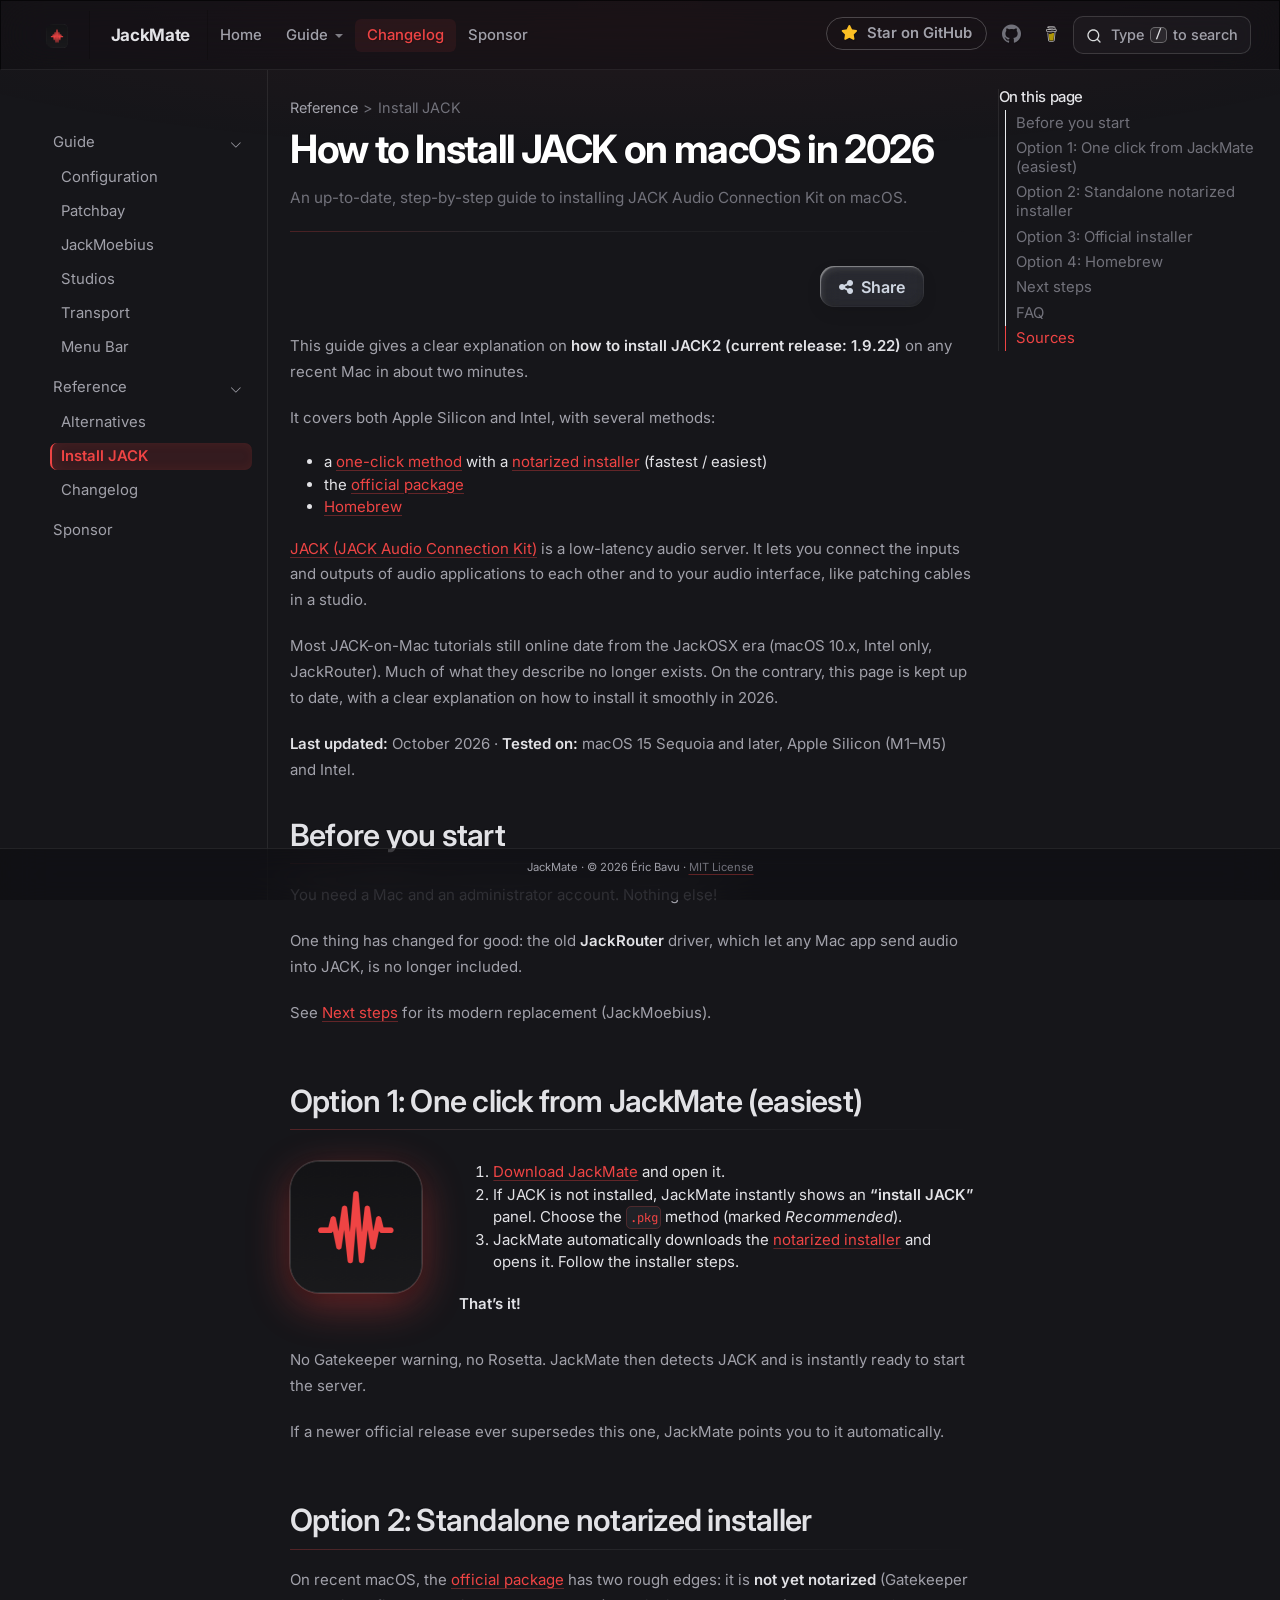
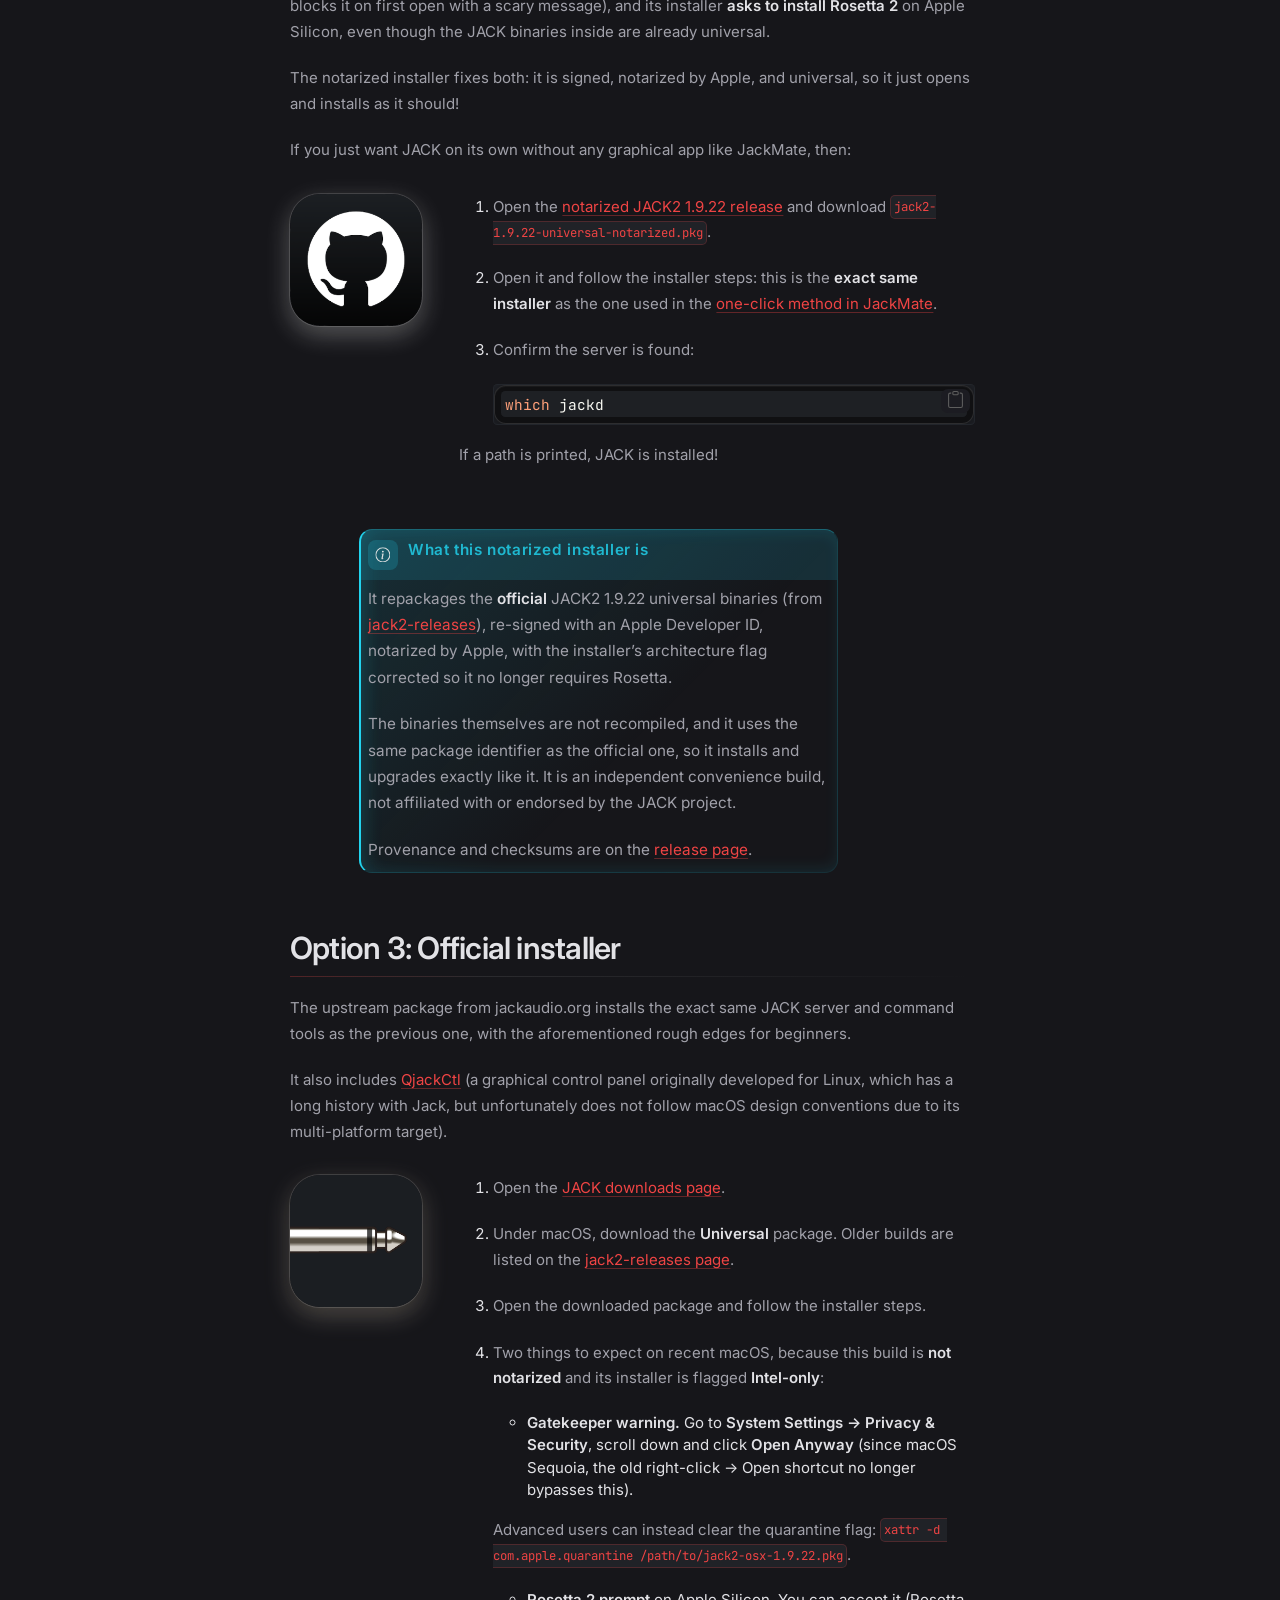
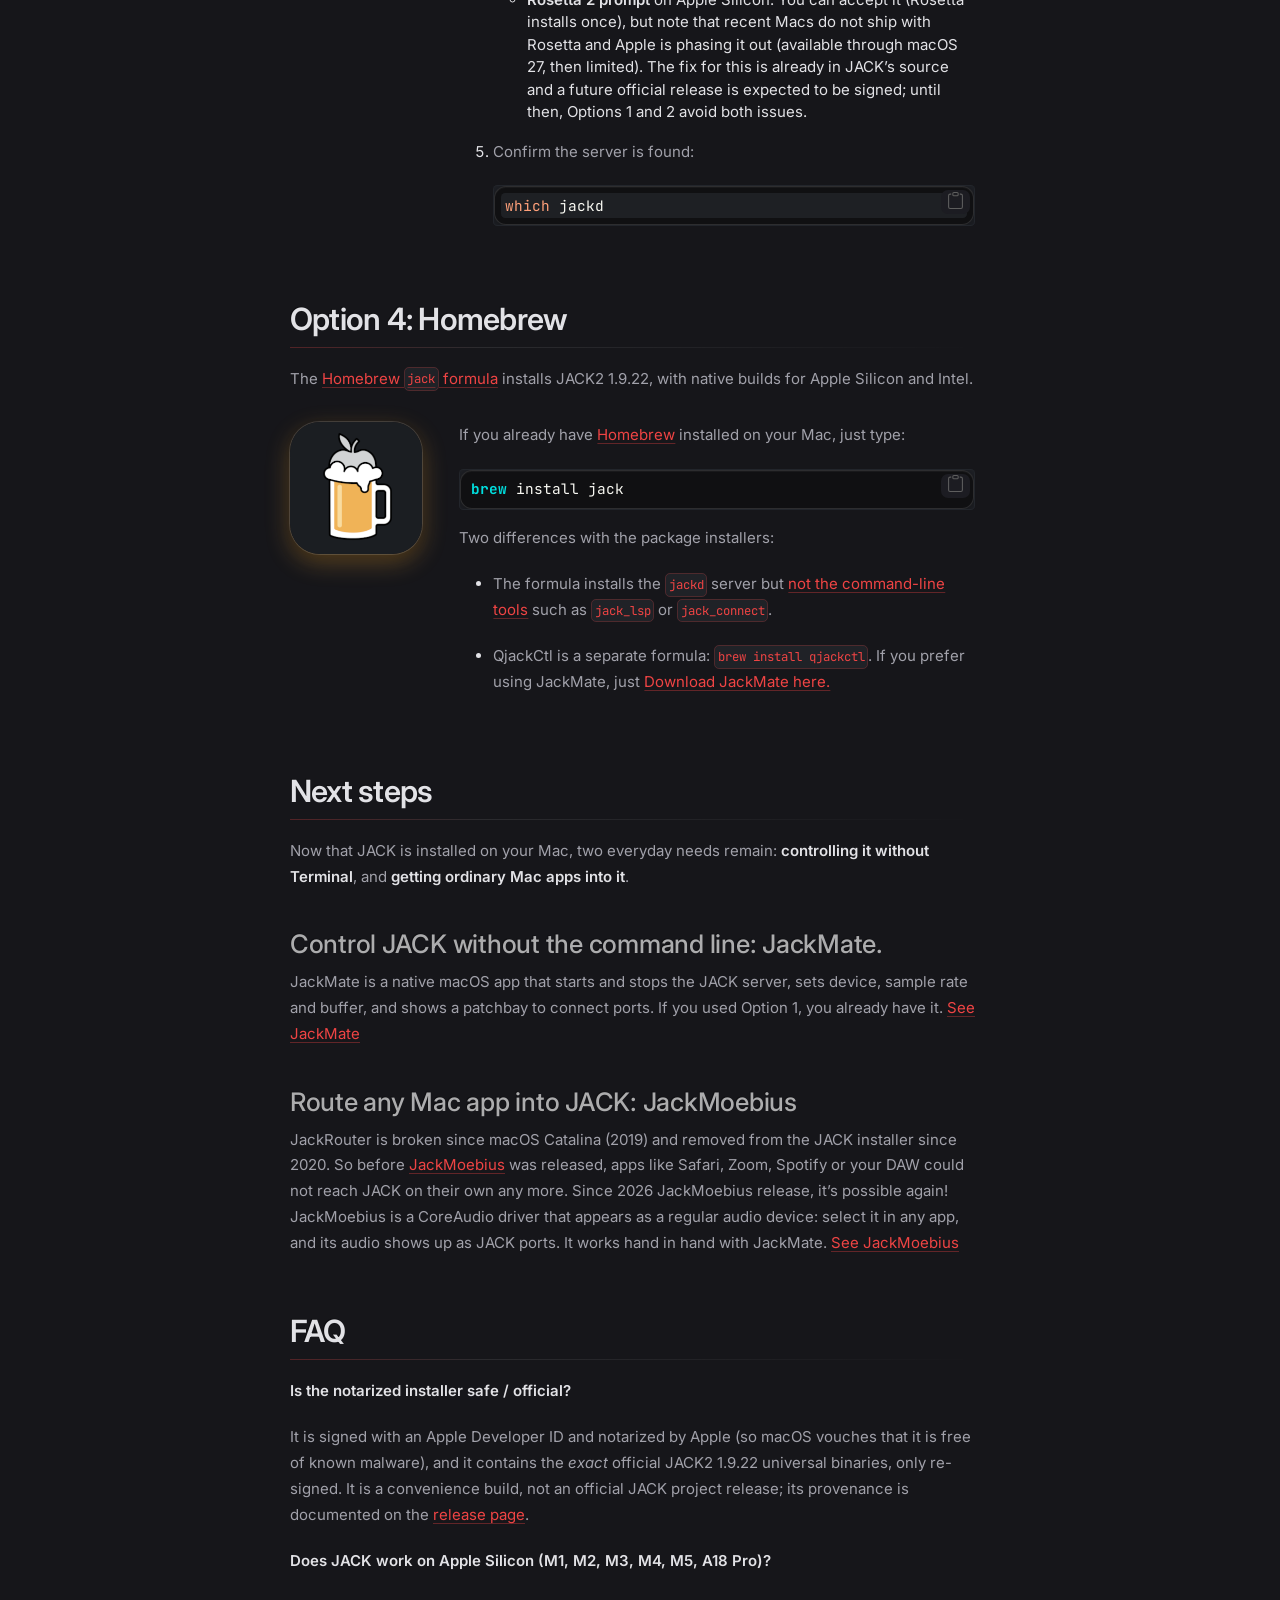
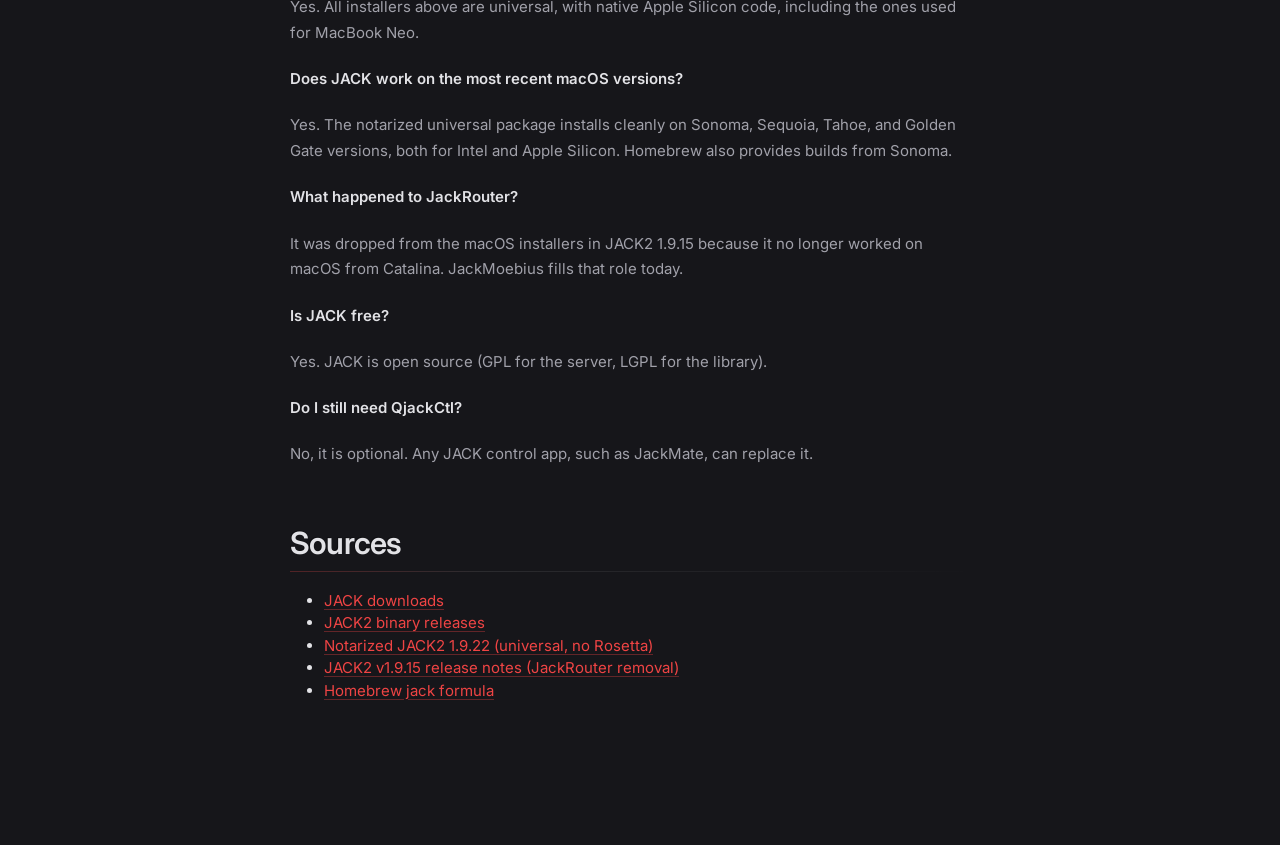
<file: install-jack-macos.html>
<!DOCTYPE html>
<html xmlns="http://www.w3.org/1999/xhtml" lang="en" xml:lang="en"><head>

<meta charset="utf-8">
<meta name="generator" content="quarto-1.10.18">

<meta name="viewport" content="width=device-width, initial-scale=1.0, user-scalable=yes">

<meta name="description" content="An up-to-date, step-by-step guide to installing JACK Audio Connection Kit on macOS.">

<title>How to Install JACK on macOS (Apple Silicon &amp; Intel) · 2026 Guide – JackMate</title>
<style>
/* Default styles provided by pandoc.
** See https://pandoc.org/MANUAL.html#variables-for-html for config info.
*/
span.smallcaps{font-variant: small-caps;}
div.columns{display: flex; gap: 1.5em;}
div.column{flex: auto;}
@media screen {
div.columns{gap: min(4vw, 1.5em);}
div.column{overflow-x: auto;}
}
div.hanging-indent{margin-left: 1.5em; text-indent: -1.5em;}
ul.task-list{list-style: none;}
ul.task-list li input[type="checkbox"] {
  width: 0.8em;
  margin: 0 0.8em 0.2em -1em; /* quarto-specific, see https://github.com/quarto-dev/quarto-cli/issues/4556 */ 
  vertical-align: middle;
}
/* CSS for syntax highlighting */
html { -webkit-text-size-adjust: 100%; }
pre > code.sourceCode { white-space: pre; position: relative; }
pre > code.sourceCode > span { display: inline-block; line-height: 1.25; }
pre > code.sourceCode > span:empty { height: 1.2em; }
.sourceCode { overflow: visible; }
code.sourceCode > span { color: inherit; text-decoration: inherit; }
div.sourceCode { margin: 1em 0; }
pre.sourceCode { margin: 0; }
@media screen {
div.sourceCode { overflow: auto; }
}
@media print {
pre > code.sourceCode { white-space: pre-wrap; }
pre > code.sourceCode > span { text-indent: -5em; padding-left: 5em; }
}
pre.numberSource code
  { counter-reset: source-line 0; }
pre.numberSource code > span
  { position: relative; left: -4em; counter-increment: source-line; }
pre.numberSource code > span > a:first-child::before
  { content: counter(source-line);
    position: relative; left: -1em; text-align: right; vertical-align: baseline;
    border: none; display: inline-block;
    -webkit-touch-callout: none; -webkit-user-select: none;
    -khtml-user-select: none; -moz-user-select: none;
    -ms-user-select: none; user-select: none;
    padding: 0 4px; width: 4em;
  }
pre.numberSource { margin-left: 3em;  padding-left: 4px; }
div.sourceCode
  {   }
@media screen {
pre > code.sourceCode > span > a:first-child::before { text-decoration: underline; }
}
</style>


<script src="site_libs/quarto-nav/quarto-nav.js"></script>
<script src="site_libs/clipboard/clipboard.min.js"></script>
<script src="site_libs/quarto-search/autocomplete.umd.js"></script>
<script src="site_libs/quarto-search/fuse.min.js"></script>
<script src="site_libs/quarto-search/quarto-search.js"></script>
<meta name="quarto:offset" content="./">
<link href="./assets/icon.png" rel="icon" type="image/png">
<script src="site_libs/quarto-html/quarto.js" type="module"></script>
<script src="site_libs/quarto-html/tabsets/tabsets.js" type="module"></script>
<script src="site_libs/quarto-html/popper.min.js"></script>
<script src="site_libs/quarto-html/tippy.umd.min.js"></script>
<script src="site_libs/quarto-html/anchor.min.js"></script>
<link href="site_libs/quarto-html/tippy.css" rel="stylesheet">
<link href="site_libs/quarto-html/quarto-syntax-highlighting-dark-b85bc7c33db8c58e0ec93c3465666fed.css" rel="stylesheet" id="quarto-text-highlighting-styles">
<script src="site_libs/bootstrap/bootstrap.min.js"></script>
<link href="site_libs/bootstrap/bootstrap-icons.css" rel="stylesheet">
<link href="site_libs/bootstrap/bootstrap-d56e77fc2d6698478ca21fdffbdde3e4.min.css" rel="stylesheet" append-hash="true" id="quarto-bootstrap" data-mode="dark">
<script id="quarto-search-options" type="application/json">{
  "location": "navbar",
  "copy-button": false,
  "collapse-after": 3,
  "panel-placement": "end",
  "type": "overlay",
  "limit": 50,
  "keyboard-shortcut": [
    "f",
    "/",
    "s"
  ],
  "show-item-context": false,
  "language": {
    "search-no-results-text": "No results",
    "search-matching-documents-text": "matching documents",
    "search-copy-link-title": "Copy link to search",
    "search-hide-matches-text": "Hide additional matches",
    "search-more-match-text": "more match in this document",
    "search-more-matches-text": "more matches in this document",
    "search-clear-button-title": "Clear",
    "search-text-placeholder": "",
    "search-detached-cancel-button-title": "Cancel",
    "search-submit-button-title": "Submit",
    "search-label": "Search"
  }
}</script>
<style>html{ scroll-behavior: smooth; }</style>
<!-- Font Awesome (global) — needed for raw <i class="fa-…"> icons in the navbar and pages. -->
<link rel="stylesheet" href="https://cdnjs.cloudflare.com/ajax/libs/font-awesome/6.7.2/css/all.min.css" crossorigin="anonymous" referrerpolicy="no-referrer">


<!-- Icons: iOS home-screen + crisp 32px tab favicon (Quarto emits the main favicon). -->
<link rel="apple-touch-icon" sizes="180x180" href="./assets/apple-touch-icon.png">
<link rel="icon" type="image/png" sizes="192x192" href="./assets/favicon-192x192.png">
<link rel="icon" type="image/png" sizes="32x32" href="./assets/favicon-32x32.png">
<link rel="icon" type="image/png" sizes="16x16" href="./assets/favicon-16x16.png">
<link rel="manifest" href="./assets/site.webmanifest">
<link rel="shortcut icon" href="favicon.ico">


<!-- Structured data (schema.org) — tells search engines this is a free macOS app,
     making it eligible for richer results. -->
<script type="application/ld+json">
{
  "@context": "https://schema.org",
  "@type": "SoftwareApplication",
  "name": "JackMate",
  "operatingSystem": "macOS 15.0+",
  "applicationCategory": "MultimediaApplication",
  "description": "Native macOS app to start, configure and patch the JACK Audio Connection Kit (jackd) — a visual JACK patchbay and server manager for musicians and audio engineers.",
  "image": "https://jackmate.app/assets/og-image.jpg",
  "url": "https://jackmate.app/",
  "downloadUrl": "https://jackmate.app/#download",
  "license": "https://opensource.org/licenses/MIT",
  "isAccessibleForFree": true,
  "offers": {
    "@type": "Offer",
    "price": "0",
    "priceCurrency": "USD"
  },
  "author": {
    "@type": "Person",
    "name": "Éric Bavu"
  }
}
</script>


<link rel="stylesheet" href="assets/custom.css">
<meta property="og:title" content="How to Install JACK on macOS (Apple Silicon &amp; Intel) · 2026 Guide">
<meta property="og:description" content="An up-to-date, step-by-step guide to installing JACK Audio Connection Kit on macOS.">
<meta property="og:image" content="https://jackmate.app/assets/og-image.jpg">
<meta property="og:site_name" content="JackMate">
<link rel="canonical" href="https://jackmate.app/install-jack-macos.html">
<meta property="og:url" content="https://jackmate.app/install-jack-macos.html">
<meta property="og:image:alt" content="JackMate">
<meta property="og:image:height" content="630">
<meta property="og:image:width" content="1200">
<meta name="twitter:title" content="How to Install JACK on macOS (Apple Silicon &amp; Intel) · 2026 Guide">
<meta name="twitter:description" content="An up-to-date, step-by-step guide to installing JACK Audio Connection Kit on macOS.">
<meta name="twitter:image" content="https://jackmate.app/assets/og-image.jpg">
<meta name="twitter:image:alt" content="JackMate">
<meta name="twitter:image-height" content="630">
<meta name="twitter:image-width" content="1200">
<meta name="twitter:card" content="summary_large_image">
</head>

<body class="nav-sidebar floating nav-fixed quarto-light">

<div id="quarto-search-results"></div>
  <header id="quarto-header" class="headroom fixed-top">
    <nav class="navbar navbar-expand-lg " data-bs-theme="dark">
      <div class="navbar-container container-fluid">
      <div class="navbar-brand-container mx-auto">
    <a href="./index.html" class="navbar-brand navbar-brand-logo">
    <img src="./assets/icon.png" alt="JackMate" class="navbar-logo light-content">
    <img src="./assets/icon.png" alt="JackMate" class="navbar-logo dark-content">
    </a>
    <a class="navbar-brand" href="./index.html">
    <span class="navbar-title">JackMate</span>
    </a>
  </div>
            <div id="quarto-search" class="" title="Search"></div>
          <button class="navbar-toggler" type="button" data-bs-toggle="collapse" data-bs-target="#navbarCollapse" aria-controls="navbarCollapse" role="menu" aria-expanded="false" aria-label="Toggle navigation" onclick="if (window.quartoToggleHeadroom) { window.quartoToggleHeadroom(); }">
  <span class="navbar-toggler-icon"></span>
</button>
          <div class="collapse navbar-collapse" id="navbarCollapse">
            <ul class="navbar-nav navbar-nav-scroll me-auto">
  <li class="nav-item">
    <a class="nav-link" href="./index.html"> 
<span class="menu-text">Home</span></a>
  </li>  
  <li class="nav-item dropdown ">
    <a class="nav-link dropdown-toggle" href="#" id="nav-menu-guide" role="link" data-bs-toggle="dropdown" aria-expanded="false">
 <span class="menu-text">Guide</span>
    </a>
    <ul class="dropdown-menu" aria-labelledby="nav-menu-guide">    
        <li>
    <a class="dropdown-item" href="./guide/configuration.html">
 <span class="dropdown-text">Configuration</span></a>
  </li>  
        <li>
    <a class="dropdown-item" href="./guide/patchbay.html">
 <span class="dropdown-text">Patchbay</span></a>
  </li>  
        <li>
    <a class="dropdown-item" href="./guide/jackmoebius.html">
 <span class="dropdown-text">JackMoebius</span></a>
  </li>  
        <li>
    <a class="dropdown-item" href="./guide/studios.html">
 <span class="dropdown-text">Studios</span></a>
  </li>  
        <li>
    <a class="dropdown-item" href="./guide/transport.html">
 <span class="dropdown-text">Transport</span></a>
  </li>  
        <li>
    <a class="dropdown-item" href="./guide/menubar.html">
 <span class="dropdown-text">Menu Bar</span></a>
  </li>  
        <li><hr class="dropdown-divider"></li>
        <li>
    <a class="dropdown-item" href="./guide/alternatives.html">
 <span class="dropdown-text">Alternatives</span></a>
  </li>  
        <li>
    <a class="dropdown-item" href="./install-jack-macos.html">
 <span class="dropdown-text">Install JACK</span></a>
  </li>  
    </ul>
  </li>
  <li class="nav-item">
    <a class="nav-link active" href="./changelog.html" aria-current="page"> 
<span class="menu-text">Changelog</span></a>
  </li>  
  <li class="nav-item">
    <a class="nav-link" href="./sponsor.html"> 
<span class="menu-text">Sponsor</span></a>
  </li>  
</ul>
            <ul class="navbar-nav navbar-nav-scroll ms-auto">
  <li class="nav-item">
    <a class="nav-link" href="https://github.com/zinc75/JackMate"> 
<span class="menu-text"><span class="nav-star"><i class="fa-solid fa-star nav-star-ic" aria-hidden="true"></i> Star on GitHub</span></span></a>
  </li>  
  <li class="nav-item compact">
    <a class="nav-link" href="https://github.com/zinc75/JackMate"> <i class="bi bi-github" role="img">
</i> 
<span class="menu-text"></span></a>
  </li>  
  <li class="nav-item">
    <a class="nav-link" href="https://www.buymeacoffee.com/zinc75"> 
<span class="menu-text"><span class="navbar-bmc-icon" aria-label="Buy me a coffee"></span></span></a>
  </li>  
</ul>
          </div> <!-- /navcollapse -->
            <div class="quarto-navbar-tools">
</div>
      </div> <!-- /container-fluid -->
    </nav>
  <nav class="quarto-secondary-nav">
    <div class="container-fluid d-flex">
      <button type="button" class="quarto-btn-toggle btn" data-bs-toggle="collapse" role="button" data-bs-target=".quarto-sidebar-collapse-item" aria-controls="quarto-sidebar" aria-expanded="false" aria-label="Toggle sidebar navigation" onclick="if (window.quartoToggleHeadroom) { window.quartoToggleHeadroom(); }">
        <i class="bi bi-layout-text-sidebar-reverse"></i>
      </button>
        <nav class="quarto-page-breadcrumbs" aria-label="breadcrumb"><ol class="breadcrumb"><li class="breadcrumb-item"><a href="./guide/alternatives.html">Reference</a></li><li class="breadcrumb-item"><a href="./install-jack-macos.html">Install JACK</a></li></ol></nav>
        <a class="flex-grow-1" role="navigation" data-bs-toggle="collapse" data-bs-target=".quarto-sidebar-collapse-item" aria-controls="quarto-sidebar" aria-expanded="false" aria-label="Toggle sidebar navigation" onclick="if (window.quartoToggleHeadroom) { window.quartoToggleHeadroom(); }">      
        </a>
      <button type="button" class="btn quarto-search-button" aria-label="Search" onclick="window.quartoOpenSearch();">
        <i class="bi bi-search"></i>
      </button>
    </div>
  </nav>
</header>
<!-- content -->
<div id="quarto-content" class="quarto-container page-columns page-rows-contents page-layout-article page-navbar">
<!-- sidebar -->
  <nav id="quarto-sidebar" class="sidebar collapse collapse-horizontal quarto-sidebar-collapse-item sidebar-navigation floating overflow-auto">
        <div class="mt-2 flex-shrink-0 align-items-center">
        <div class="sidebar-search">
        <div id="quarto-search" class="" title="Search"></div>
        </div>
        </div>
    <div class="sidebar-menu-container"> 
    <ul class="list-unstyled mt-1">
        <li class="sidebar-item sidebar-item-section">
      <div class="sidebar-item-container"> 
            <a class="sidebar-item-text sidebar-link text-start" data-bs-toggle="collapse" data-bs-target="#quarto-sidebar-section-1" role="navigation" aria-expanded="true">
 <span class="menu-text">Guide</span></a>
          <a class="sidebar-item-toggle text-start" data-bs-toggle="collapse" data-bs-target="#quarto-sidebar-section-1" role="navigation" aria-expanded="true" aria-label="Toggle section">
            <i class="bi bi-chevron-right ms-2"></i>
          </a> 
      </div>
      <ul id="quarto-sidebar-section-1" class="collapse list-unstyled sidebar-section depth1 show">  
          <li class="sidebar-item">
  <div class="sidebar-item-container"> 
  <a href="./guide/configuration.html" class="sidebar-item-text sidebar-link">
 <span class="menu-text">Configuration</span></a>
  </div>
</li>
          <li class="sidebar-item">
  <div class="sidebar-item-container"> 
  <a href="./guide/patchbay.html" class="sidebar-item-text sidebar-link">
 <span class="menu-text">Patchbay</span></a>
  </div>
</li>
          <li class="sidebar-item">
  <div class="sidebar-item-container"> 
  <a href="./guide/jackmoebius.html" class="sidebar-item-text sidebar-link">
 <span class="menu-text">JackMoebius</span></a>
  </div>
</li>
          <li class="sidebar-item">
  <div class="sidebar-item-container"> 
  <a href="./guide/studios.html" class="sidebar-item-text sidebar-link">
 <span class="menu-text">Studios</span></a>
  </div>
</li>
          <li class="sidebar-item">
  <div class="sidebar-item-container"> 
  <a href="./guide/transport.html" class="sidebar-item-text sidebar-link">
 <span class="menu-text">Transport</span></a>
  </div>
</li>
          <li class="sidebar-item">
  <div class="sidebar-item-container"> 
  <a href="./guide/menubar.html" class="sidebar-item-text sidebar-link">
 <span class="menu-text">Menu Bar</span></a>
  </div>
</li>
      </ul>
  </li>
        <li class="sidebar-item sidebar-item-section">
      <div class="sidebar-item-container"> 
            <a class="sidebar-item-text sidebar-link text-start" data-bs-toggle="collapse" data-bs-target="#quarto-sidebar-section-2" role="navigation" aria-expanded="true">
 <span class="menu-text">Reference</span></a>
          <a class="sidebar-item-toggle text-start" data-bs-toggle="collapse" data-bs-target="#quarto-sidebar-section-2" role="navigation" aria-expanded="true" aria-label="Toggle section">
            <i class="bi bi-chevron-right ms-2"></i>
          </a> 
      </div>
      <ul id="quarto-sidebar-section-2" class="collapse list-unstyled sidebar-section depth1 show">  
          <li class="sidebar-item">
  <div class="sidebar-item-container"> 
  <a href="./guide/alternatives.html" class="sidebar-item-text sidebar-link">
 <span class="menu-text">Alternatives</span></a>
  </div>
</li>
          <li class="sidebar-item">
  <div class="sidebar-item-container"> 
  <a href="./install-jack-macos.html" class="sidebar-item-text sidebar-link active">
 <span class="menu-text">Install JACK</span></a>
  </div>
</li>
          <li class="sidebar-item">
  <div class="sidebar-item-container"> 
  <a href="./changelog.html" class="sidebar-item-text sidebar-link">
 <span class="menu-text">Changelog</span></a>
  </div>
</li>
      </ul>
  </li>
        <li class="sidebar-item">
  <div class="sidebar-item-container"> 
  <a href="./sponsor.html" class="sidebar-item-text sidebar-link">
 <span class="menu-text">Sponsor</span></a>
  </div>
</li>
    </ul>
    </div>
</nav>
<div id="quarto-sidebar-glass" class="quarto-sidebar-collapse-item" data-bs-toggle="collapse" data-bs-target=".quarto-sidebar-collapse-item"></div>
<!-- margin-sidebar -->
    <div id="quarto-margin-sidebar" class="sidebar margin-sidebar">
        <nav id="TOC" role="doc-toc" class="toc-active">
    <h2 id="toc-title">On this page</h2>
   
  <ul>
  <li><a href="#before-you-start" id="toc-before-you-start" class="nav-link active" data-scroll-target="#before-you-start">Before you start</a></li>
  <li><a href="#one-clic-method-from-jackmate" id="toc-one-clic-method-from-jackmate" class="nav-link" data-scroll-target="#one-clic-method-from-jackmate">Option 1: One click from JackMate (easiest)</a></li>
  <li><a href="#notarized-pkg" id="toc-notarized-pkg" class="nav-link" data-scroll-target="#notarized-pkg">Option 2: Standalone notarized installer</a></li>
  <li><a href="#official-pkg" id="toc-official-pkg" class="nav-link" data-scroll-target="#official-pkg">Option 3: Official installer</a></li>
  <li><a href="#homebrew" id="toc-homebrew" class="nav-link" data-scroll-target="#homebrew">Option 4: Homebrew</a></li>
  <li><a href="#next-steps" id="toc-next-steps" class="nav-link" data-scroll-target="#next-steps">Next steps</a>
  <ul class="collapse">
  <li><a href="#control-jack-without-the-command-line-jackmate." id="toc-control-jack-without-the-command-line-jackmate." class="nav-link" data-scroll-target="#control-jack-without-the-command-line-jackmate.">Control JACK without the command line: JackMate.</a></li>
  <li><a href="#route-any-mac-app-into-jack-jackmoebius" id="toc-route-any-mac-app-into-jack-jackmoebius" class="nav-link" data-scroll-target="#route-any-mac-app-into-jack-jackmoebius">Route any Mac app into JACK: JackMoebius</a></li>
  </ul></li>
  <li><a href="#faq" id="toc-faq" class="nav-link" data-scroll-target="#faq">FAQ</a></li>
  <li><a href="#sources" id="toc-sources" class="nav-link" data-scroll-target="#sources">Sources</a></li>
  </ul>
</nav>
    </div>
<!-- main -->
<main class="content" id="quarto-document-content">

<header id="title-block-header" class="quarto-title-block default"><nav class="quarto-page-breadcrumbs quarto-title-breadcrumbs d-none d-lg-block" aria-label="breadcrumb"><ol class="breadcrumb"><li class="breadcrumb-item"><a href="./guide/alternatives.html">Reference</a></li><li class="breadcrumb-item"><a href="./install-jack-macos.html">Install JACK</a></li></ol></nav>
<div class="quarto-title">
<h1 class="title">How to Install JACK on macOS in 2026</h1>
</div>

<div>
  <div class="description">
    An up-to-date, step-by-step guide to installing JACK Audio Connection Kit on macOS.
  </div>
</div>


<div class="quarto-title-meta">

    
  
    
  </div>
  


</header>


<p>This guide gives a clear explanation on <strong>how to install JACK2 (current release: 1.9.22)</strong> on any recent Mac in about two minutes.</p>
<p>It covers both Apple Silicon and Intel, with several methods:</p>
<ul>
<li>a <a href="#one-clic-method-from-jackmate">one-click method</a> with a <a href="#notarized-pkg">notarized installer</a> (fastest / easiest)</li>
<li>the <a href="#official-pkg">official package</a></li>
<li><a href="#homebrew">Homebrew</a></li>
</ul>
<p><a href="https://jackaudio.org">JACK (JACK Audio Connection Kit)</a> is a low-latency audio server. It lets you connect the inputs and outputs of audio applications to each other and to your audio interface, like patching cables in a studio.</p>
<p>Most JACK-on-Mac tutorials still online date from the JackOSX era (macOS 10.x, Intel only, JackRouter). Much of what they describe no longer exists. On the contrary, this page is kept up to date, with a clear explanation on how to install it smoothly in 2026.</p>
<p><strong>Last updated:</strong> October 2026 · <strong>Tested on:</strong> macOS 15 Sequoia and later, Apple Silicon (M1–M5) and Intel.</p>
<section id="before-you-start" class="level2">
<h2 class="anchored" data-anchor-id="before-you-start">Before you start</h2>
<p>You need a Mac and an administrator account. Nothing else!</p>
<p>One thing has changed for good: the old <strong>JackRouter</strong> driver, which let any Mac app send audio into JACK, is no longer included.</p>
<p>See <a href="#next-steps">Next steps</a> for its modern replacement (JackMoebius).</p>
</section>
<section id="one-clic-method-from-jackmate" class="level2">
<h2 class="anchored" data-anchor-id="one-clic-method-from-jackmate">Option 1: One click from JackMate (easiest)</h2>
<div class="jm-pair">
 <img class="jm-pair-icon jm-mate" src="assets/icon.png" alt="JackMate">
 <div class="jm-pair-content">
<ol type="1">
<li><a href="./#download">Download JackMate</a> and open it.</li>
<li>If JACK is not installed, JackMate instantly shows an <strong>“install JACK”</strong> panel. Choose the <strong><code>.pkg</code></strong> method (marked <em>Recommended</em>).</li>
<li>JackMate automatically downloads the <a href="#notarized-pkg">notarized installer</a> and opens it. Follow the installer steps.</li>
</ol>
<p><strong>That’s it!</strong></p>
 </div>
</div>
<p>No Gatekeeper warning, no Rosetta. JackMate then detects JACK and is instantly ready to start the server.</p>
<p>If a newer official release ever supersedes this one, JackMate points you to it automatically.</p>
</section>
<section id="notarized-pkg" class="level2">
<h2 class="anchored" data-anchor-id="notarized-pkg">Option 2: Standalone notarized installer</h2>
<p>On recent macOS, the <a href="#official-pkg">official package</a> has two rough edges: it is <strong>not yet notarized</strong> (Gatekeeper blocks it on first open with a scary message), and its installer <strong>asks to install Rosetta 2</strong> on Apple Silicon, even though the JACK binaries inside are already universal.</p>
<p>The notarized installer fixes both: it is signed, notarized by Apple, and universal, so it just opens and installs as it should!</p>
<p>If you just want JACK on its own without any graphical app like JackMate, then:</p>
<div class="jm-pair">
 <img class="jm-pair-icon jm-github" src="assets/github-icon.png" alt="GitHub">
 <div class="jm-pair-content">
<ol type="1">
<li><p>Open the <a href="https://github.com/zinc75/jack2/releases/tag/v1.9.22-macos-universal">notarized JACK2 1.9.22 release</a> and download <code>jack2-1.9.22-universal-notarized.pkg</code>.</p></li>
<li><p>Open it and follow the installer steps: this is the <strong>exact same installer</strong> as the one used in the <a href="#one-clic-method-from-jackmate">one-click method in JackMate</a>.</p></li>
<li><p>Confirm the server is found:</p>
<div class="code-copy-outer-scaffold"><div class="sourceCode" id="cb1"><pre class="sourceCode bash code-with-copy"><code class="sourceCode bash"><span id="cb1-1"><a href="#cb1-1" aria-hidden="true" tabindex="-1"></a><span class="fu">which</span> jackd</span></code></pre></div><button title="Copy to Clipboard" class="code-copy-button"><i class="bi"></i></button></div></li>
</ol>
<p>If a path is printed, JACK is installed!</p>
 </div>
</div>
<div class="callout callout-style-default callout-note callout-titled">
<div class="callout-header d-flex align-content-center">
<div class="callout-icon-container">
<i class="callout-icon"></i>
</div>
<div class="callout-title-container flex-fill">
<span class="screen-reader-only">Note</span>What this notarized installer is
</div>
</div>
<div class="callout-body-container callout-body">
<p>It repackages the <strong>official</strong> JACK2 1.9.22 universal binaries (from <a href="https://github.com/jackaudio/jack2-releases/releases/tag/v1.9.22">jack2-releases</a>), re-signed with an Apple Developer ID, notarized by Apple, with the installer’s architecture flag corrected so it no longer requires Rosetta.</p>
<p>The binaries themselves are not recompiled, and it uses the same package identifier as the official one, so it installs and upgrades exactly like it. It is an independent convenience build, not affiliated with or endorsed by the JACK project.</p>
<p>Provenance and checksums are on the <a href="https://github.com/zinc75/jack2/releases/tag/v1.9.22-macos-universal">release page</a>.</p>
</div>
</div>
</section>
<section id="official-pkg" class="level2">
<h2 class="anchored" data-anchor-id="official-pkg">Option 3: Official installer</h2>
<p>The upstream package from jackaudio.org installs the exact same JACK server and command tools as the previous one, with the aforementioned rough edges for beginners.</p>
<p>It also includes <a href="./guide/alternatives.html#qjackctl">QjackCtl</a> (a graphical control panel originally developed for Linux, which has a long history with Jack, but unfortunately does not follow macOS design conventions due to its multi-platform target).</p>
<div class="jm-pair">
 <img class="jm-pair-icon jm-jack" src="assets/jack-icon.png" alt="Jack">
 <div class="jm-pair-content">
<ol type="1">
<li><p>Open the <a href="https://jackaudio.org/downloads/">JACK downloads page</a>.</p></li>
<li><p>Under macOS, download the <strong>Universal</strong> package. Older builds are listed on the <a href="https://github.com/jackaudio/jack2-releases/releases">jack2-releases page</a>.</p></li>
<li><p>Open the downloaded package and follow the installer steps.</p></li>
<li><p>Two things to expect on recent macOS, because this build is <strong>not notarized</strong> and its installer is flagged <strong>Intel-only</strong>:</p>
<ul>
<li><strong>Gatekeeper warning.</strong> Go to <strong>System Settings → Privacy &amp; Security</strong>, scroll down and click <strong>Open Anyway</strong> (since macOS Sequoia, the old right-click → Open shortcut no longer bypasses this).</li>
</ul>
<p>Advanced users can instead clear the quarantine flag: <code>xattr -d com.apple.quarantine /path/to/jack2-osx-1.9.22.pkg</code>.</p>
<ul>
<li><strong>Rosetta 2 prompt</strong> on Apple Silicon. You can accept it (Rosetta installs once), but note that recent Macs do not ship with Rosetta and Apple is phasing it out (available through macOS 27, then limited). The fix for this is already in JACK’s source and a future official release is expected to be signed; until then, Options 1 and 2 avoid both issues.</li>
</ul></li>
<li><p>Confirm the server is found:</p>
<div class="code-copy-outer-scaffold"><div class="sourceCode" id="cb2"><pre class="sourceCode bash code-with-copy"><code class="sourceCode bash"><span id="cb2-1"><a href="#cb2-1" aria-hidden="true" tabindex="-1"></a><span class="fu">which</span> jackd</span></code></pre></div><button title="Copy to Clipboard" class="code-copy-button"><i class="bi"></i></button></div></li>
</ol>
 </div>
</div>
</section>
<section id="homebrew" class="level2">
<h2 class="anchored" data-anchor-id="homebrew">Option 4: Homebrew</h2>
<p>The <a href="https://formulae.brew.sh/formula/jack">Homebrew <code>jack</code> formula</a> installs JACK2 1.9.22, with native builds for Apple Silicon and Intel.</p>
<div class="jm-pair">
 <img class="jm-pair-icon jm-homebrew" src="assets/homebrew-icon.png" alt="Homebrew">
 <div class="jm-pair-content">
<p>If you already have <a href="https://brew.sh">Homebrew</a> installed on your Mac, just type:</p>
<div class="code-copy-outer-scaffold"><div class="sourceCode" id="cb3"><pre class="sourceCode bash code-with-copy"><code class="sourceCode bash"><span id="cb3-1"><a href="#cb3-1" aria-hidden="true" tabindex="-1"></a><span class="ex">brew</span> install jack</span></code></pre></div><button title="Copy to Clipboard" class="code-copy-button"><i class="bi"></i></button></div>
<p>Two differences with the package installers:</p>
<ul>
<li><p>The formula installs the <code>jackd</code> server but <a href="https://github.com/Homebrew/homebrew-core/issues/130151">not the command-line tools</a> such as <code>jack_lsp</code> or <code>jack_connect</code>.</p></li>
<li><p>QjackCtl is a separate formula: <code>brew install qjackctl</code>. If you prefer using JackMate, just <a href="./#download">Download JackMate here.</a></p></li>
</ul>
 </div>
</div>
</section>
<section id="next-steps" class="level2">
<h2 class="anchored" data-anchor-id="next-steps">Next steps</h2>
<p>Now that JACK is installed on your Mac, two everyday needs remain: <strong>controlling it without Terminal</strong>, and <strong>getting ordinary Mac apps into it</strong>.</p>
<section id="control-jack-without-the-command-line-jackmate." class="level3">
<h3 class="anchored" data-anchor-id="control-jack-without-the-command-line-jackmate.">Control JACK without the command line: JackMate.</h3>
<p>JackMate is a native macOS app that starts and stops the JACK server, sets device, sample rate and buffer, and shows a patchbay to connect ports. If you used Option 1, you already have it. <a href=".">See JackMate</a></p>
</section>
<section id="route-any-mac-app-into-jack-jackmoebius" class="level3">
<h3 class="anchored" data-anchor-id="route-any-mac-app-into-jack-jackmoebius">Route any Mac app into JACK: JackMoebius</h3>
<p>JackRouter is broken since macOS Catalina (2019) and removed from the JACK installer since 2020. So before <a href="https://jackmoebius.io">JackMoebius</a> was released, apps like Safari, Zoom, Spotify or your DAW could not reach JACK on their own any more. Since 2026 JackMoebius release, it’s possible again! JackMoebius is a CoreAudio driver that appears as a regular audio device: select it in any app, and its audio shows up as JACK ports. It works hand in hand with JackMate. <a href="https://jackmoebius.io/">See JackMoebius</a></p>
</section>
</section>
<section id="faq" class="level2">
<h2 class="anchored" data-anchor-id="faq">FAQ</h2>
<p><strong>Is the notarized installer safe / official?</strong></p>
<p>It is signed with an Apple Developer ID and notarized by Apple (so macOS vouches that it is free of known malware), and it contains the <em>exact</em> official JACK2 1.9.22 universal binaries, only re-signed. It is a convenience build, not an official JACK project release; its provenance is documented on the <a href="https://github.com/zinc75/jack2/releases/tag/v1.9.22-macos-universal">release page</a>.</p>
<p><strong>Does JACK work on Apple Silicon (M1, M2, M3, M4, M5, A18 Pro)?</strong></p>
<p>Yes. All installers above are universal, with native Apple Silicon code, including the ones used for MacBook Neo.</p>
<p><strong>Does JACK work on the most recent macOS versions?</strong></p>
<p>Yes. The notarized universal package installs cleanly on Sonoma, Sequoia, Tahoe, and Golden Gate versions, both for Intel and Apple Silicon. Homebrew also provides builds from Sonoma.</p>
<p><strong>What happened to JackRouter?</strong></p>
<p>It was dropped from the macOS installers in JACK2 1.9.15 because it no longer worked on macOS from Catalina. JackMoebius fills that role today.</p>
<p><strong>Is JACK free?</strong></p>
<p>Yes. JACK is open source (GPL for the server, LGPL for the library).</p>
<p><strong>Do I still need QjackCtl?</strong></p>
<p>No, it is optional. Any JACK control app, such as JackMate, can replace it.</p>
</section>
<section id="sources" class="level2">
<h2 class="anchored" data-anchor-id="sources">Sources</h2>
<ul>
<li><a href="https://jackaudio.org/downloads/">JACK downloads</a></li>
<li><a href="https://github.com/jackaudio/jack2-releases/releases">JACK2 binary releases</a></li>
<li><a href="https://github.com/zinc75/jack2/releases/tag/v1.9.22-macos-universal">Notarized JACK2 1.9.22 (universal, no Rosetta)</a></li>
<li><a href="https://jackaudio.org/news/2020/10/15/jack2-v1915-release-and-current-status.html">JACK2 v1.9.15 release notes (JackRouter removal)</a></li>
<li><a href="https://formulae.brew.sh/formula/jack">Homebrew jack formula</a></li>
</ul>


</section>

<a onclick="window.scrollTo(0, 0); return false;" role="button" id="quarto-back-to-top"><i class="bi bi-arrow-up"></i> Back to top</a></main> <!-- /main -->
<script>
(function () {
  // Open all BMAC links in a new tab
  document.querySelectorAll('a[href*="buymeacoffee.com"]').forEach(function (a) {
    a.target = '_blank';
    a.rel = 'noopener noreferrer';
  });

  // ── Platform detection ──────────────────────────────
  var ua = navigator.userAgent;
  var isIOS     = /iPhone|iPad|iPod/.test(ua) || (navigator.platform === 'MacIntel' && navigator.maxTouchPoints > 1);
  var isAndroid = /Android/.test(ua);
  window._dmPlatform = isIOS || isAndroid ? 'mobile'
                     : /Macintosh|Mac OS X/.test(ua)  ? 'mac'
                     : 'other'; // Windows, Linux, etc.

  // ── Helper: open / close any overlay ───────────────
  function openOverlay(id)  { var el = document.getElementById(id); if (el) el.classList.add('is-open'); }
  function closeOverlay(id) { var el = document.getElementById(id); if (el) el.classList.remove('is-open'); }
  function closeAll() {
    ['download-modal', 'dm-confirm-modal', 'dm-mobile-modal'].forEach(closeOverlay);
  }

  // Close on overlay click or Escape
  ['download-modal', 'dm-confirm-modal', 'dm-mobile-modal'].forEach(function (id) {
    var el = document.getElementById(id);
    el?.addEventListener('click', function (e) { if (e.target === el) closeOverlay(id); });
  });
  document.addEventListener('keydown', function (e) { if (e.key === 'Escape') closeAll(); });

  // ── Install modal close button ─────────────────────
  document.getElementById('modal-close-bottom')?.addEventListener('click', function () { closeOverlay('download-modal'); });

  // ── Confirm modal (Windows/Linux) ──────────────────
  document.getElementById('dm-confirm-cancel')?.addEventListener('click', function () { closeOverlay('dm-confirm-modal'); });
  document.getElementById('dm-confirm-ok')?.addEventListener('click', function () {
    closeOverlay('dm-confirm-modal');
    // Trigger download then show the install modal
    var url = document.getElementById('download-btn')?.href;
    if (url) window.location.href = url;
    setTimeout(function () { openOverlay('download-modal'); }, 300);
  });

  // ── Mobile modal ────────────────────────────────────
  document.getElementById('dm-mobile-ok')?.addEventListener('click', function () { closeOverlay('dm-mobile-modal'); });
})();

function openDownloadModal(e) {
  var platform = window._dmPlatform || 'mac';
  if (platform === 'mobile') {
    e.preventDefault();
    document.getElementById('dm-mobile-modal')?.classList.add('is-open');
  } else if (platform === 'other') {
    e.preventDefault();
    document.getElementById('dm-confirm-modal')?.classList.add('is-open');
  } else {
    // macOS: download proceeds normally, show the install modal
    document.getElementById('download-modal')?.classList.add('is-open');
  }
}
</script>

<script>
// Deep link: opening a page at /#download (e.g. from the GitHub README download
// link) replays a real click on the hero download button — so it reuses the same
// versioned .dmg URL and the same platform-aware modal as a manual click, with
// no version to keep in sync anywhere else. No-op on pages without the button.
(function () {
  function downloadFromHash() {
    if (location.hash !== '#download') return;
    var btn = document.getElementById('download-btn');
    if (!btn) return;
    btn.click();
    // Clear the hash so a refresh doesn't re-trigger the download.
    history.replaceState(null, '', location.pathname + location.search);
  }
  if (document.readyState === 'loading') document.addEventListener('DOMContentLoaded', downloadFromHash);
  else downloadFromHash();
  window.addEventListener('hashchange', downloadFromHash);
})();
</script>

<!-- Social share widget — morphing liquid-glass "Share" card, injected below the title
     block (before content) on every page except changelog / license. -->
<template id="jm-share-tpl">
  <div class="jm-share-wrap">
    <div class="jm-share-pop">
      <button type="button" class="jm-share-toggle" onclick="jmToggleShare(event)" aria-expanded="false" aria-label="Share JackMate">
        <i class="fa-solid fa-share-nodes"></i><span>Share</span>
      </button>
      <div class="jm-share-card" role="dialog" aria-label="Share JackMate">
        <button type="button" class="jm-share-card-x" onclick="jmCloseShare()" aria-label="Close">×</button>
        <div class="dm-header">
          <div class="dm-header-icon icon-bg-violet"><i class="fa-solid fa-share-nodes"></i></div>
          <div>
            <h2 class="dm-title">Share</h2>
            <p class="dm-intro">Thanks for spreading the word!</p>
          </div>
        </div>
        <div class="jm-share-icons">
          <a class="jm-pop-ic x" href="https://twitter.com/intent/tweet?text=JackMate%20%E2%80%94%20a%20native%20JACK%20manager%20and%20patchbay%20for%20macOS&amp;url=https%3A%2F%2Fjackmate.app%2F" target="_blank" rel="noopener" aria-label="Share on X"><i class="fa-brands fa-x-twitter"></i></a>
          <a class="jm-pop-ic bsky" href="https://bsky.app/intent/compose?text=JackMate%20%E2%80%94%20a%20native%20JACK%20manager%20and%20patchbay%20for%20macOS%20https%3A%2F%2Fjackmate.app%2F" target="_blank" rel="noopener" aria-label="Share on Bluesky"><i class="fa-brands fa-bluesky"></i></a>
          <a class="jm-pop-ic masto" href="#" onclick="jmShareMastodon(event)" aria-label="Share on Mastodon"><i class="fa-brands fa-mastodon"></i></a>
          <a class="jm-pop-ic reddit" href="https://www.reddit.com/submit?url=https%3A%2F%2Fjackmate.app%2F&amp;title=JackMate%20%E2%80%94%20a%20native%20JACK%20manager%20and%20patchbay%20for%20macOS" target="_blank" rel="noopener" aria-label="Share on Reddit"><i class="fa-brands fa-reddit-alien"></i></a>
          <a class="jm-pop-ic hn" href="https://news.ycombinator.com/submitlink?u=https%3A%2F%2Fjackmate.app%2F&amp;t=JackMate%20%E2%80%94%20a%20native%20JACK%20manager%20and%20patchbay%20for%20macOS" target="_blank" rel="noopener" aria-label="Share on Hacker News"><i class="fa-brands fa-hacker-news"></i></a>
          <a class="jm-pop-ic mail" href="mailto:?subject=JackMate%20%E2%80%94%20a%20native%20JACK%20manager%20and%20patchbay%20for%20macOS&amp;body=Thought%20you%27d%20like%20this%3A%20https%3A%2F%2Fjackmate.app%2F" aria-label="Share by email"><i class="fa-solid fa-envelope"></i></a>
        </div>
      </div>
    </div>
  </div>
</template>
<script>
(function () {
  window.jmShareMastodon = function (e) {
    e.preventDefault();
    var inst = prompt("Your Mastodon instance (e.g. mastodon.social):");
    if (!inst) return;
    inst = inst.trim().replace(/^https?:\/\//, "").replace(/\/+$/, "");
    if (!inst) return;
    var msg = "JackMate — a native JACK manager and patchbay for macOS https://jackmate.app/";
    window.open("https://" + inst + "/share?text=" + encodeURIComponent(msg), "_blank", "noopener");
  };
  window.jmToggleShare = function (e) {
    e.preventDefault(); e.stopPropagation();
    var pop = e.currentTarget.closest('.jm-share-pop');
    if (!pop) return;
    var open = pop.classList.toggle('is-open');
    pop.querySelector('.jm-share-toggle')?.setAttribute('aria-expanded', open ? 'true' : 'false');
  };
  window.jmCloseShare = function () {
    document.querySelectorAll('.jm-share-pop.is-open').forEach(function (pop) {
      pop.classList.remove('is-open');
      pop.querySelector('.jm-share-toggle')?.setAttribute('aria-expanded', 'false');
    });
  };
  document.addEventListener('click', function (e) {
    document.querySelectorAll('.jm-share-pop.is-open').forEach(function (pop) {
      if (!pop.contains(e.target)) {
        pop.classList.remove('is-open');
        pop.querySelector('.jm-share-toggle')?.setAttribute('aria-expanded', 'false');
      }
    });
  });
  document.addEventListener('keydown', function (e) { if (e.key === 'Escape') window.jmCloseShare(); });

  function inject() {
    var EXCLUDE = ['changelog.html', 'license.html'];
    if (EXCLUDE.some(function (p) { return location.pathname.endsWith(p); })) return;
    if (document.querySelector('.jm-share-wrap')) return;           // already present
    var tpl = document.getElementById('jm-share-tpl');
    var main = document.querySelector('main.content') || document.querySelector('main');
    if (!tpl || !main) return;
    var node = tpl.content.firstElementChild.cloneNode(true);
    var row = document.querySelector('.compat-row');
    var header = document.getElementById('title-block-header');
    if (row) row.appendChild(node);                               // home: same line as the compatibility bar
    else if (header) header.insertAdjacentElement('afterend', node);   // below the title + description
    else main.insertAdjacentElement('afterbegin', node);          // fallback: top of main
  }
  if (document.readyState === 'loading') document.addEventListener('DOMContentLoaded', inject);
  else inject();
})();
</script>

<!-- Navbar search: turn the bare magnifier into a GitHub-style "Type / to search" hint.
     Quarto injects the button at runtime with an empty placeholder, so we fill it once it
     appears (the `/` and `f` shortcuts are Quarto defaults; this only makes them discoverable). -->
<script>
(function () {
  function decorate() {
    var ph = document.querySelector('#quarto-search .aa-DetachedSearchButtonPlaceholder');
    if (!ph) return false;
    if (ph.dataset.jmHint) return true;
    ph.dataset.jmHint = '1';
    ph.innerHTML = 'Type <kbd class="jm-search-kbd">/</kbd> to search';
    ph.style.display = '';   // Quarto hides it while empty; show it now that it has content
    return true;
  }
  if (!decorate()) {
    var tries = 0;
    var iv = setInterval(function () { if (decorate() || ++tries > 50) clearInterval(iv); }, 100);
  }
})();
</script>
<script id="quarto-html-after-body" type="application/javascript">
  window.document.addEventListener("DOMContentLoaded", function (event) {
    const icon = "";
    const anchorJS = new window.AnchorJS();
    anchorJS.options = {
      placement: 'right',
      icon: icon
    };
    anchorJS.add('.anchored');
    const isCodeAnnotation = (el) => {
      for (const clz of el.classList) {
        if (clz.startsWith('code-annotation-')) {                     
          return true;
        }
      }
      return false;
    }
    const onCopySuccess = function(e) {
      // button target
      const button = e.trigger;
      // don't keep focus
      button.blur();
      // flash "checked"
      button.classList.add('code-copy-button-checked');
      var currentTitle = button.getAttribute("title");
      button.setAttribute("title", "Copied!");
      let tooltip;
      if (window.bootstrap) {
        button.setAttribute("data-bs-toggle", "tooltip");
        button.setAttribute("data-bs-placement", "left");
        button.setAttribute("data-bs-title", "Copied!");
        tooltip = new bootstrap.Tooltip(button, 
          { trigger: "manual", 
            customClass: "code-copy-button-tooltip",
            offset: [0, -8]});
        tooltip.show();    
      }
      setTimeout(function() {
        if (tooltip) {
          tooltip.hide();
          button.removeAttribute("data-bs-title");
          button.removeAttribute("data-bs-toggle");
          button.removeAttribute("data-bs-placement");
        }
        button.setAttribute("title", currentTitle);
        button.classList.remove('code-copy-button-checked');
      }, 1000);
      // clear code selection
      e.clearSelection();
    }
    const getTextToCopy = function(trigger) {
      const outerScaffold = trigger.parentElement.cloneNode(true);
      const codeEl = outerScaffold.querySelector('code');
      for (const childEl of codeEl.children) {
        if (isCodeAnnotation(childEl)) {
          childEl.remove();
        }
      }
      return codeEl.innerText;
    }
    const clipboard = new window.ClipboardJS('.code-copy-button:not([data-in-quarto-modal])', {
      text: getTextToCopy
    });
    clipboard.on('success', onCopySuccess);
    if (window.document.getElementById('quarto-embedded-source-code-modal')) {
      const clipboardModal = new window.ClipboardJS('.code-copy-button[data-in-quarto-modal]', {
        text: getTextToCopy,
        container: window.document.getElementById('quarto-embedded-source-code-modal')
      });
      clipboardModal.on('success', onCopySuccess);
    }
      var localhostRegex = new RegExp(/^(?:http|https):\/\/localhost\:?[0-9]*\//);
      var mailtoRegex = new RegExp(/^mailto:/);
        var filterRegex = new RegExp("https:\/\/jackmate\.app");
      var isInternal = (href) => {
          return filterRegex.test(href) || localhostRegex.test(href) || mailtoRegex.test(href);
      }
      // Inspect non-navigation links and adorn them if external
     var links = window.document.querySelectorAll('a[href]:not(.nav-link):not(.navbar-brand):not(.toc-action):not(.sidebar-link):not(.sidebar-item-toggle):not(.pagination-link):not(.no-external):not([aria-hidden]):not(.dropdown-item):not(.quarto-navigation-tool):not(.about-link)');
      for (var i=0; i<links.length; i++) {
        const link = links[i];
        if (!isInternal(link.href)) {
          // undo the damage that might have been done by quarto-nav.js in the case of
          // links that we want to consider external
          if (link.dataset.originalHref !== undefined) {
            link.href = link.dataset.originalHref;
          }
        }
      }
    function tippyHover(el, contentFn, onTriggerFn, onUntriggerFn) {
      const config = {
        allowHTML: true,
        maxWidth: 500,
        delay: 100,
        arrow: false,
        appendTo: function(el) {
            return el.parentElement;
        },
        interactive: true,
        interactiveBorder: 10,
        theme: 'quarto',
        placement: 'bottom-start',
      };
      if (contentFn) {
        config.content = contentFn;
      }
      if (onTriggerFn) {
        config.onTrigger = onTriggerFn;
      }
      if (onUntriggerFn) {
        config.onUntrigger = onUntriggerFn;
      }
      window.tippy(el, config); 
    }
    const noterefs = window.document.querySelectorAll('a[role="doc-noteref"]');
    for (var i=0; i<noterefs.length; i++) {
      const ref = noterefs[i];
      tippyHover(ref, function() {
        // use id or data attribute instead here
        let href = ref.getAttribute('data-footnote-href') || ref.getAttribute('href');
        try { href = new URL(href).hash; } catch {}
        const id = href.replace(/^#\/?/, "");
        const note = window.document.getElementById(id);
        if (note) {
          return note.innerHTML;
        } else {
          return "";
        }
      });
    }
    const xrefs = window.document.querySelectorAll('a.quarto-xref');
    const processXRef = (id, note) => {
      // Strip column container classes
      const stripColumnClz = (el) => {
        el.classList.remove("page-full", "page-columns");
        if (el.children) {
          for (const child of el.children) {
            stripColumnClz(child);
          }
        }
      }
      stripColumnClz(note)
      if (id === null || id.startsWith('sec-')) {
        // Special case sections, only their first couple elements
        const container = document.createElement("div");
        if (note.children && note.children.length > 2) {
          container.appendChild(note.children[0].cloneNode(true));
          for (let i = 1; i < note.children.length; i++) {
            const child = note.children[i];
            if (child.tagName === "P" && child.innerText === "") {
              continue;
            } else {
              container.appendChild(child.cloneNode(true));
              break;
            }
          }
          if (window.Quarto?.typesetMath) {
            window.Quarto.typesetMath(container);
          }
          return container.innerHTML
        } else {
          if (window.Quarto?.typesetMath) {
            window.Quarto.typesetMath(note);
          }
          return note.innerHTML;
        }
      } else {
        // Remove any anchor links if they are present
        const anchorLink = note.querySelector('a.anchorjs-link');
        if (anchorLink) {
          anchorLink.remove();
        }
        if (window.Quarto?.typesetMath) {
          window.Quarto.typesetMath(note);
        }
        if (note.classList.contains("callout")) {
          return note.outerHTML;
        } else {
          return note.innerHTML;
        }
      }
    }
    for (var i=0; i<xrefs.length; i++) {
      const xref = xrefs[i];
      tippyHover(xref, undefined, function(instance) {
        instance.disable();
        let url = xref.getAttribute('href');
        let hash = undefined; 
        if (url.startsWith('#')) {
          hash = url;
        } else {
          try { hash = new URL(url).hash; } catch {}
        }
        if (hash) {
          const id = hash.replace(/^#\/?/, "");
          const note = window.document.getElementById(id);
          if (note !== null) {
            try {
              const html = processXRef(id, note.cloneNode(true));
              instance.setContent(html);
            } finally {
              instance.enable();
              instance.show();
            }
          } else {
            // See if we can fetch this
            fetch(url.split('#')[0])
            .then(res => res.text())
            .then(html => {
              const parser = new DOMParser();
              const htmlDoc = parser.parseFromString(html, "text/html");
              const note = htmlDoc.getElementById(id);
              if (note !== null) {
                const html = processXRef(id, note);
                instance.setContent(html);
              } 
            }).finally(() => {
              instance.enable();
              instance.show();
            });
          }
        } else {
          // See if we can fetch a full url (with no hash to target)
          // This is a special case and we should probably do some content thinning / targeting
          fetch(url)
          .then(res => res.text())
          .then(html => {
            const parser = new DOMParser();
            const htmlDoc = parser.parseFromString(html, "text/html");
            const note = htmlDoc.querySelector('main.content');
            if (note !== null) {
              // This should only happen for chapter cross references
              // (since there is no id in the URL)
              // remove the first header
              if (note.children.length > 0 && note.children[0].tagName === "HEADER") {
                note.children[0].remove();
              }
              const html = processXRef(null, note);
              instance.setContent(html);
            } 
          }).finally(() => {
            instance.enable();
            instance.show();
          });
        }
      }, function(instance) {
      });
    }
        let selectedAnnoteEl;
        const selectorForAnnotation = ( cell, annotation) => {
          let cellAttr = 'data-code-cell="' + cell + '"';
          let lineAttr = 'data-code-annotation="' +  annotation + '"';
          const selector = 'span[' + cellAttr + '][' + lineAttr + ']';
          return selector;
        }
        const selectCodeLines = (annoteEl) => {
          const doc = window.document;
          const targetCell = annoteEl.getAttribute("data-target-cell");
          const targetAnnotation = annoteEl.getAttribute("data-target-annotation");
          const annoteSpan = window.document.querySelector(selectorForAnnotation(targetCell, targetAnnotation));
          const lines = annoteSpan.getAttribute("data-code-lines").split(",");
          const lineIds = lines.map((line) => {
            return targetCell + "-" + line;
          })
          let top = null;
          let height = null;
          let parent = null;
          if (lineIds.length > 0) {
              //compute the position of the single el (top and bottom and make a div)
              const el = window.document.getElementById(lineIds[0]);
              top = el.offsetTop;
              height = el.offsetHeight;
              parent = el.parentElement.parentElement;
            if (lineIds.length > 1) {
              const lastEl = window.document.getElementById(lineIds[lineIds.length - 1]);
              const bottom = lastEl.offsetTop + lastEl.offsetHeight;
              height = bottom - top;
            }
            if (top !== null && height !== null && parent !== null) {
              // cook up a div (if necessary) and position it 
              let div = window.document.getElementById("code-annotation-line-highlight");
              if (div === null) {
                div = window.document.createElement("div");
                div.setAttribute("id", "code-annotation-line-highlight");
                div.style.position = 'absolute';
                parent.appendChild(div);
              }
              div.style.top = top - 2 + "px";
              div.style.height = height + 4 + "px";
              div.style.left = 0;
              let gutterDiv = window.document.getElementById("code-annotation-line-highlight-gutter");
              if (gutterDiv === null) {
                gutterDiv = window.document.createElement("div");
                gutterDiv.setAttribute("id", "code-annotation-line-highlight-gutter");
                gutterDiv.style.position = 'absolute';
                const codeCell = window.document.getElementById(targetCell);
                const gutter = codeCell.querySelector('.code-annotation-gutter');
                gutter.appendChild(gutterDiv);
              }
              gutterDiv.style.top = top - 2 + "px";
              gutterDiv.style.height = height + 4 + "px";
            }
            selectedAnnoteEl = annoteEl;
          }
        };
        const unselectCodeLines = () => {
          const elementsIds = ["code-annotation-line-highlight", "code-annotation-line-highlight-gutter"];
          elementsIds.forEach((elId) => {
            const div = window.document.getElementById(elId);
            if (div) {
              div.remove();
            }
          });
          selectedAnnoteEl = undefined;
        };
          // Handle positioning of the toggle
      window.addEventListener(
        "resize",
        throttle(() => {
          elRect = undefined;
          if (selectedAnnoteEl) {
            selectCodeLines(selectedAnnoteEl);
          }
        }, 10)
      );
      function throttle(fn, ms) {
      let throttle = false;
      let timer;
        return (...args) => {
          if(!throttle) { // first call gets through
              fn.apply(this, args);
              throttle = true;
          } else { // all the others get throttled
              if(timer) clearTimeout(timer); // cancel #2
              timer = setTimeout(() => {
                fn.apply(this, args);
                timer = throttle = false;
              }, ms);
          }
        };
      }
        // Attach click handler to the DT
        const annoteDls = window.document.querySelectorAll('dt[data-target-cell]');
        for (const annoteDlNode of annoteDls) {
          annoteDlNode.addEventListener('click', (event) => {
            const clickedEl = event.target;
            if (clickedEl !== selectedAnnoteEl) {
              unselectCodeLines();
              const activeEl = window.document.querySelector('dt[data-target-cell].code-annotation-active');
              if (activeEl) {
                activeEl.classList.remove('code-annotation-active');
              }
              selectCodeLines(clickedEl);
              clickedEl.classList.add('code-annotation-active');
            } else {
              // Unselect the line
              unselectCodeLines();
              clickedEl.classList.remove('code-annotation-active');
            }
          });
        }
    const findCites = (el) => {
      const parentEl = el.parentElement;
      if (parentEl) {
        const cites = parentEl.dataset.cites;
        if (cites) {
          return {
            el,
            cites: cites.split(' ')
          };
        } else {
          return findCites(el.parentElement)
        }
      } else {
        return undefined;
      }
    };
    var bibliorefs = window.document.querySelectorAll('a[role="doc-biblioref"]');
    for (var i=0; i<bibliorefs.length; i++) {
      const ref = bibliorefs[i];
      const citeInfo = findCites(ref);
      if (citeInfo) {
        tippyHover(citeInfo.el, function() {
          var popup = window.document.createElement('div');
          citeInfo.cites.forEach(function(cite) {
            var citeDiv = window.document.createElement('div');
            citeDiv.classList.add('hanging-indent');
            citeDiv.classList.add('csl-entry');
            var biblioDiv = window.document.getElementById('ref-' + cite);
            if (biblioDiv) {
              citeDiv.innerHTML = biblioDiv.innerHTML;
            }
            popup.appendChild(citeDiv);
          });
          return popup.innerHTML;
        });
      }
    }
  });
  </script>
</div> <!-- /content -->
<footer class="footer">
  <div class="nav-footer">
    <div class="nav-footer-left">
      &nbsp;
    </div>   
    <div class="nav-footer-center">
<p>JackMate · © 2026 Éric Bavu · <a href="./license.html">MIT License</a></p>
</div>
    <div class="nav-footer-right">
      &nbsp;
    </div>
  </div>
</footer>




<script src="site_libs/quarto-html/zenscroll-min.js"></script>
</body></html>
</file>
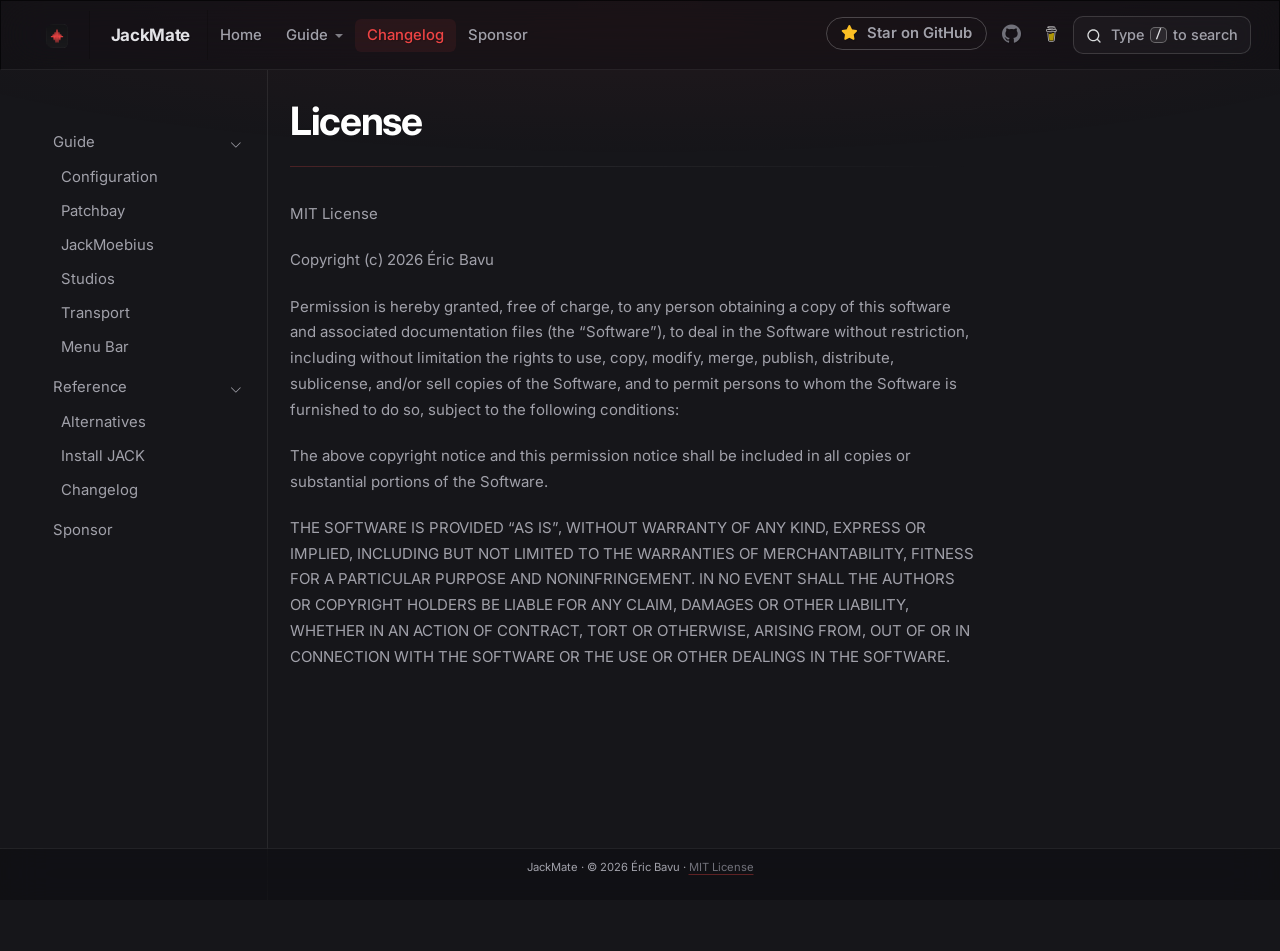
<file: license.html>
<!DOCTYPE html>
<html xmlns="http://www.w3.org/1999/xhtml" lang="en" xml:lang="en"><head>

<meta charset="utf-8">
<meta name="generator" content="quarto-1.10.18">

<meta name="viewport" content="width=device-width, initial-scale=1.0, user-scalable=yes">


<title>License – JackMate</title>
<style>
/* Default styles provided by pandoc.
** See https://pandoc.org/MANUAL.html#variables-for-html for config info.
*/
span.smallcaps{font-variant: small-caps;}
div.columns{display: flex; gap: 1.5em;}
div.column{flex: auto;}
@media screen {
div.columns{gap: min(4vw, 1.5em);}
div.column{overflow-x: auto;}
}
div.hanging-indent{margin-left: 1.5em; text-indent: -1.5em;}
ul.task-list{list-style: none;}
ul.task-list li input[type="checkbox"] {
  width: 0.8em;
  margin: 0 0.8em 0.2em -1em; /* quarto-specific, see https://github.com/quarto-dev/quarto-cli/issues/4556 */ 
  vertical-align: middle;
}
</style>


<script src="site_libs/quarto-nav/quarto-nav.js"></script>
<script src="site_libs/clipboard/clipboard.min.js"></script>
<script src="site_libs/quarto-search/autocomplete.umd.js"></script>
<script src="site_libs/quarto-search/fuse.min.js"></script>
<script src="site_libs/quarto-search/quarto-search.js"></script>
<meta name="quarto:offset" content="./">
<link href="./assets/icon.png" rel="icon" type="image/png">
<script src="site_libs/quarto-html/quarto.js" type="module"></script>
<script src="site_libs/quarto-html/tabsets/tabsets.js" type="module"></script>
<script src="site_libs/quarto-html/popper.min.js"></script>
<script src="site_libs/quarto-html/tippy.umd.min.js"></script>
<script src="site_libs/quarto-html/anchor.min.js"></script>
<link href="site_libs/quarto-html/tippy.css" rel="stylesheet">
<link href="site_libs/quarto-html/quarto-syntax-highlighting-dark-b85bc7c33db8c58e0ec93c3465666fed.css" rel="stylesheet" id="quarto-text-highlighting-styles">
<script src="site_libs/bootstrap/bootstrap.min.js"></script>
<link href="site_libs/bootstrap/bootstrap-icons.css" rel="stylesheet">
<link href="site_libs/bootstrap/bootstrap-d56e77fc2d6698478ca21fdffbdde3e4.min.css" rel="stylesheet" append-hash="true" id="quarto-bootstrap" data-mode="dark">
<script id="quarto-search-options" type="application/json">{
  "location": "navbar",
  "copy-button": false,
  "collapse-after": 3,
  "panel-placement": "end",
  "type": "overlay",
  "limit": 50,
  "keyboard-shortcut": [
    "f",
    "/",
    "s"
  ],
  "show-item-context": false,
  "language": {
    "search-no-results-text": "No results",
    "search-matching-documents-text": "matching documents",
    "search-copy-link-title": "Copy link to search",
    "search-hide-matches-text": "Hide additional matches",
    "search-more-match-text": "more match in this document",
    "search-more-matches-text": "more matches in this document",
    "search-clear-button-title": "Clear",
    "search-text-placeholder": "",
    "search-detached-cancel-button-title": "Cancel",
    "search-submit-button-title": "Submit",
    "search-label": "Search"
  }
}</script>
<style>html{ scroll-behavior: smooth; }</style>
<!-- Font Awesome (global) — needed for raw <i class="fa-…"> icons in the navbar and pages. -->
<link rel="stylesheet" href="https://cdnjs.cloudflare.com/ajax/libs/font-awesome/6.7.2/css/all.min.css" crossorigin="anonymous" referrerpolicy="no-referrer">


<!-- Icons: iOS home-screen + crisp 32px tab favicon (Quarto emits the main favicon). -->
<link rel="apple-touch-icon" sizes="180x180" href="./assets/apple-touch-icon.png">
<link rel="icon" type="image/png" sizes="192x192" href="./assets/favicon-192x192.png">
<link rel="icon" type="image/png" sizes="32x32" href="./assets/favicon-32x32.png">
<link rel="icon" type="image/png" sizes="16x16" href="./assets/favicon-16x16.png">
<link rel="manifest" href="./assets/site.webmanifest">
<link rel="shortcut icon" href="favicon.ico">


<!-- Structured data (schema.org) — tells search engines this is a free macOS app,
     making it eligible for richer results. -->
<script type="application/ld+json">
{
  "@context": "https://schema.org",
  "@type": "SoftwareApplication",
  "name": "JackMate",
  "operatingSystem": "macOS 15.0+",
  "applicationCategory": "MultimediaApplication",
  "description": "Native macOS app to start, configure and patch the JACK Audio Connection Kit (jackd) — a visual JACK patchbay and server manager for musicians and audio engineers.",
  "image": "https://jackmate.app/assets/og-image.jpg",
  "url": "https://jackmate.app/",
  "downloadUrl": "https://jackmate.app/#download",
  "license": "https://opensource.org/licenses/MIT",
  "isAccessibleForFree": true,
  "offers": {
    "@type": "Offer",
    "price": "0",
    "priceCurrency": "USD"
  },
  "author": {
    "@type": "Person",
    "name": "Éric Bavu"
  }
}
</script>


<link rel="stylesheet" href="assets/custom.css">
<meta property="og:title" content="License – JackMate">
<meta property="og:description" content="Jack Audio server manager for macOS">
<meta property="og:image" content="https://jackmate.app/assets/og-image.jpg">
<meta property="og:site_name" content="JackMate">
<link rel="canonical" href="https://jackmate.app/license.html">
<meta property="og:url" content="https://jackmate.app/license.html">
<meta name="twitter:title" content="License – JackMate">
<meta name="twitter:description" content="Jack Audio server manager for macOS">
<meta name="twitter:image" content="https://jackmate.app/assets/og-image.jpg">
<meta name="twitter:card" content="summary_large_image">
</head>

<body class="nav-sidebar floating nav-fixed fullcontent quarto-light">

<div id="quarto-search-results"></div>
  <header id="quarto-header" class="headroom fixed-top">
    <nav class="navbar navbar-expand-lg " data-bs-theme="dark">
      <div class="navbar-container container-fluid">
      <div class="navbar-brand-container mx-auto">
    <a href="./index.html" class="navbar-brand navbar-brand-logo">
    <img src="./assets/icon.png" alt="JackMate" class="navbar-logo light-content">
    <img src="./assets/icon.png" alt="JackMate" class="navbar-logo dark-content">
    </a>
    <a class="navbar-brand" href="./index.html">
    <span class="navbar-title">JackMate</span>
    </a>
  </div>
            <div id="quarto-search" class="" title="Search"></div>
          <button class="navbar-toggler" type="button" data-bs-toggle="collapse" data-bs-target="#navbarCollapse" aria-controls="navbarCollapse" role="menu" aria-expanded="false" aria-label="Toggle navigation" onclick="if (window.quartoToggleHeadroom) { window.quartoToggleHeadroom(); }">
  <span class="navbar-toggler-icon"></span>
</button>
          <div class="collapse navbar-collapse" id="navbarCollapse">
            <ul class="navbar-nav navbar-nav-scroll me-auto">
  <li class="nav-item">
    <a class="nav-link" href="./index.html"> 
<span class="menu-text">Home</span></a>
  </li>  
  <li class="nav-item dropdown ">
    <a class="nav-link dropdown-toggle" href="#" id="nav-menu-guide" role="link" data-bs-toggle="dropdown" aria-expanded="false">
 <span class="menu-text">Guide</span>
    </a>
    <ul class="dropdown-menu" aria-labelledby="nav-menu-guide">    
        <li>
    <a class="dropdown-item" href="./guide/configuration.html">
 <span class="dropdown-text">Configuration</span></a>
  </li>  
        <li>
    <a class="dropdown-item" href="./guide/patchbay.html">
 <span class="dropdown-text">Patchbay</span></a>
  </li>  
        <li>
    <a class="dropdown-item" href="./guide/jackmoebius.html">
 <span class="dropdown-text">JackMoebius</span></a>
  </li>  
        <li>
    <a class="dropdown-item" href="./guide/studios.html">
 <span class="dropdown-text">Studios</span></a>
  </li>  
        <li>
    <a class="dropdown-item" href="./guide/transport.html">
 <span class="dropdown-text">Transport</span></a>
  </li>  
        <li>
    <a class="dropdown-item" href="./guide/menubar.html">
 <span class="dropdown-text">Menu Bar</span></a>
  </li>  
        <li><hr class="dropdown-divider"></li>
        <li>
    <a class="dropdown-item" href="./guide/alternatives.html">
 <span class="dropdown-text">Alternatives</span></a>
  </li>  
        <li>
    <a class="dropdown-item" href="./install-jack-macos.html">
 <span class="dropdown-text">Install JACK</span></a>
  </li>  
    </ul>
  </li>
  <li class="nav-item">
    <a class="nav-link active" href="./changelog.html" aria-current="page"> 
<span class="menu-text">Changelog</span></a>
  </li>  
  <li class="nav-item">
    <a class="nav-link" href="./sponsor.html"> 
<span class="menu-text">Sponsor</span></a>
  </li>  
</ul>
            <ul class="navbar-nav navbar-nav-scroll ms-auto">
  <li class="nav-item">
    <a class="nav-link" href="https://github.com/zinc75/JackMate"> 
<span class="menu-text"><span class="nav-star"><i class="fa-solid fa-star nav-star-ic" aria-hidden="true"></i> Star on GitHub</span></span></a>
  </li>  
  <li class="nav-item compact">
    <a class="nav-link" href="https://github.com/zinc75/JackMate"> <i class="bi bi-github" role="img">
</i> 
<span class="menu-text"></span></a>
  </li>  
  <li class="nav-item">
    <a class="nav-link" href="https://www.buymeacoffee.com/zinc75"> 
<span class="menu-text"><span class="navbar-bmc-icon" aria-label="Buy me a coffee"></span></span></a>
  </li>  
</ul>
          </div> <!-- /navcollapse -->
            <div class="quarto-navbar-tools">
</div>
      </div> <!-- /container-fluid -->
    </nav>
  <nav class="quarto-secondary-nav">
    <div class="container-fluid d-flex">
      <button type="button" class="quarto-btn-toggle btn" data-bs-toggle="collapse" role="button" data-bs-target=".quarto-sidebar-collapse-item" aria-controls="quarto-sidebar" aria-expanded="false" aria-label="Toggle sidebar navigation" onclick="if (window.quartoToggleHeadroom) { window.quartoToggleHeadroom(); }">
        <i class="bi bi-layout-text-sidebar-reverse"></i>
      </button>
        <nav class="quarto-page-breadcrumbs" aria-label="breadcrumb"><ol class="breadcrumb"><li class="breadcrumb-item">License</li></ol></nav>
        <a class="flex-grow-1" role="navigation" data-bs-toggle="collapse" data-bs-target=".quarto-sidebar-collapse-item" aria-controls="quarto-sidebar" aria-expanded="false" aria-label="Toggle sidebar navigation" onclick="if (window.quartoToggleHeadroom) { window.quartoToggleHeadroom(); }">      
        </a>
      <button type="button" class="btn quarto-search-button" aria-label="Search" onclick="window.quartoOpenSearch();">
        <i class="bi bi-search"></i>
      </button>
    </div>
  </nav>
</header>
<!-- content -->
<div id="quarto-content" class="quarto-container page-columns page-rows-contents page-layout-article page-navbar">
<!-- sidebar -->
  <nav id="quarto-sidebar" class="sidebar collapse collapse-horizontal quarto-sidebar-collapse-item sidebar-navigation floating overflow-auto">
        <div class="mt-2 flex-shrink-0 align-items-center">
        <div class="sidebar-search">
        <div id="quarto-search" class="" title="Search"></div>
        </div>
        </div>
    <div class="sidebar-menu-container"> 
    <ul class="list-unstyled mt-1">
        <li class="sidebar-item sidebar-item-section">
      <div class="sidebar-item-container"> 
            <a class="sidebar-item-text sidebar-link text-start" data-bs-toggle="collapse" data-bs-target="#quarto-sidebar-section-1" role="navigation" aria-expanded="true">
 <span class="menu-text">Guide</span></a>
          <a class="sidebar-item-toggle text-start" data-bs-toggle="collapse" data-bs-target="#quarto-sidebar-section-1" role="navigation" aria-expanded="true" aria-label="Toggle section">
            <i class="bi bi-chevron-right ms-2"></i>
          </a> 
      </div>
      <ul id="quarto-sidebar-section-1" class="collapse list-unstyled sidebar-section depth1 show">  
          <li class="sidebar-item">
  <div class="sidebar-item-container"> 
  <a href="./guide/configuration.html" class="sidebar-item-text sidebar-link">
 <span class="menu-text">Configuration</span></a>
  </div>
</li>
          <li class="sidebar-item">
  <div class="sidebar-item-container"> 
  <a href="./guide/patchbay.html" class="sidebar-item-text sidebar-link">
 <span class="menu-text">Patchbay</span></a>
  </div>
</li>
          <li class="sidebar-item">
  <div class="sidebar-item-container"> 
  <a href="./guide/jackmoebius.html" class="sidebar-item-text sidebar-link">
 <span class="menu-text">JackMoebius</span></a>
  </div>
</li>
          <li class="sidebar-item">
  <div class="sidebar-item-container"> 
  <a href="./guide/studios.html" class="sidebar-item-text sidebar-link">
 <span class="menu-text">Studios</span></a>
  </div>
</li>
          <li class="sidebar-item">
  <div class="sidebar-item-container"> 
  <a href="./guide/transport.html" class="sidebar-item-text sidebar-link">
 <span class="menu-text">Transport</span></a>
  </div>
</li>
          <li class="sidebar-item">
  <div class="sidebar-item-container"> 
  <a href="./guide/menubar.html" class="sidebar-item-text sidebar-link">
 <span class="menu-text">Menu Bar</span></a>
  </div>
</li>
      </ul>
  </li>
        <li class="sidebar-item sidebar-item-section">
      <div class="sidebar-item-container"> 
            <a class="sidebar-item-text sidebar-link text-start" data-bs-toggle="collapse" data-bs-target="#quarto-sidebar-section-2" role="navigation" aria-expanded="true">
 <span class="menu-text">Reference</span></a>
          <a class="sidebar-item-toggle text-start" data-bs-toggle="collapse" data-bs-target="#quarto-sidebar-section-2" role="navigation" aria-expanded="true" aria-label="Toggle section">
            <i class="bi bi-chevron-right ms-2"></i>
          </a> 
      </div>
      <ul id="quarto-sidebar-section-2" class="collapse list-unstyled sidebar-section depth1 show">  
          <li class="sidebar-item">
  <div class="sidebar-item-container"> 
  <a href="./guide/alternatives.html" class="sidebar-item-text sidebar-link">
 <span class="menu-text">Alternatives</span></a>
  </div>
</li>
          <li class="sidebar-item">
  <div class="sidebar-item-container"> 
  <a href="./install-jack-macos.html" class="sidebar-item-text sidebar-link">
 <span class="menu-text">Install JACK</span></a>
  </div>
</li>
          <li class="sidebar-item">
  <div class="sidebar-item-container"> 
  <a href="./changelog.html" class="sidebar-item-text sidebar-link">
 <span class="menu-text">Changelog</span></a>
  </div>
</li>
      </ul>
  </li>
        <li class="sidebar-item">
  <div class="sidebar-item-container"> 
  <a href="./sponsor.html" class="sidebar-item-text sidebar-link">
 <span class="menu-text">Sponsor</span></a>
  </div>
</li>
    </ul>
    </div>
</nav>
<div id="quarto-sidebar-glass" class="quarto-sidebar-collapse-item" data-bs-toggle="collapse" data-bs-target=".quarto-sidebar-collapse-item"></div>
<!-- margin-sidebar -->
    
<!-- main -->
<main class="content" id="quarto-document-content">

<header id="title-block-header" class="quarto-title-block default">
<div class="quarto-title">
<h1 class="title">License</h1>
</div>



<div class="quarto-title-meta">

    
  
    
  </div>
  


</header>


<!-- Not listed in the navbar/sidebar on purpose — reached via "MIT License" in the
     page footer. Single source of truth: includes the repo LICENSE, so this page
     never drifts from the shipped license. -->
<p>MIT License</p>
<p>Copyright (c) 2026 Éric Bavu</p>
<p>Permission is hereby granted, free of charge, to any person obtaining a copy of this software and associated documentation files (the “Software”), to deal in the Software without restriction, including without limitation the rights to use, copy, modify, merge, publish, distribute, sublicense, and/or sell copies of the Software, and to permit persons to whom the Software is furnished to do so, subject to the following conditions:</p>
<p>The above copyright notice and this permission notice shall be included in all copies or substantial portions of the Software.</p>
<p>THE SOFTWARE IS PROVIDED “AS IS”, WITHOUT WARRANTY OF ANY KIND, EXPRESS OR IMPLIED, INCLUDING BUT NOT LIMITED TO THE WARRANTIES OF MERCHANTABILITY, FITNESS FOR A PARTICULAR PURPOSE AND NONINFRINGEMENT. IN NO EVENT SHALL THE AUTHORS OR COPYRIGHT HOLDERS BE LIABLE FOR ANY CLAIM, DAMAGES OR OTHER LIABILITY, WHETHER IN AN ACTION OF CONTRACT, TORT OR OTHERWISE, ARISING FROM, OUT OF OR IN CONNECTION WITH THE SOFTWARE OR THE USE OR OTHER DEALINGS IN THE SOFTWARE.</p>



<a onclick="window.scrollTo(0, 0); return false;" role="button" id="quarto-back-to-top"><i class="bi bi-arrow-up"></i> Back to top</a></main> <!-- /main -->
<script>
(function () {
  // Open all BMAC links in a new tab
  document.querySelectorAll('a[href*="buymeacoffee.com"]').forEach(function (a) {
    a.target = '_blank';
    a.rel = 'noopener noreferrer';
  });

  // ── Platform detection ──────────────────────────────
  var ua = navigator.userAgent;
  var isIOS     = /iPhone|iPad|iPod/.test(ua) || (navigator.platform === 'MacIntel' && navigator.maxTouchPoints > 1);
  var isAndroid = /Android/.test(ua);
  window._dmPlatform = isIOS || isAndroid ? 'mobile'
                     : /Macintosh|Mac OS X/.test(ua)  ? 'mac'
                     : 'other'; // Windows, Linux, etc.

  // ── Helper: open / close any overlay ───────────────
  function openOverlay(id)  { var el = document.getElementById(id); if (el) el.classList.add('is-open'); }
  function closeOverlay(id) { var el = document.getElementById(id); if (el) el.classList.remove('is-open'); }
  function closeAll() {
    ['download-modal', 'dm-confirm-modal', 'dm-mobile-modal'].forEach(closeOverlay);
  }

  // Close on overlay click or Escape
  ['download-modal', 'dm-confirm-modal', 'dm-mobile-modal'].forEach(function (id) {
    var el = document.getElementById(id);
    el?.addEventListener('click', function (e) { if (e.target === el) closeOverlay(id); });
  });
  document.addEventListener('keydown', function (e) { if (e.key === 'Escape') closeAll(); });

  // ── Install modal close button ─────────────────────
  document.getElementById('modal-close-bottom')?.addEventListener('click', function () { closeOverlay('download-modal'); });

  // ── Confirm modal (Windows/Linux) ──────────────────
  document.getElementById('dm-confirm-cancel')?.addEventListener('click', function () { closeOverlay('dm-confirm-modal'); });
  document.getElementById('dm-confirm-ok')?.addEventListener('click', function () {
    closeOverlay('dm-confirm-modal');
    // Trigger download then show the install modal
    var url = document.getElementById('download-btn')?.href;
    if (url) window.location.href = url;
    setTimeout(function () { openOverlay('download-modal'); }, 300);
  });

  // ── Mobile modal ────────────────────────────────────
  document.getElementById('dm-mobile-ok')?.addEventListener('click', function () { closeOverlay('dm-mobile-modal'); });
})();

function openDownloadModal(e) {
  var platform = window._dmPlatform || 'mac';
  if (platform === 'mobile') {
    e.preventDefault();
    document.getElementById('dm-mobile-modal')?.classList.add('is-open');
  } else if (platform === 'other') {
    e.preventDefault();
    document.getElementById('dm-confirm-modal')?.classList.add('is-open');
  } else {
    // macOS: download proceeds normally, show the install modal
    document.getElementById('download-modal')?.classList.add('is-open');
  }
}
</script>

<script>
// Deep link: opening a page at /#download (e.g. from the GitHub README download
// link) replays a real click on the hero download button — so it reuses the same
// versioned .dmg URL and the same platform-aware modal as a manual click, with
// no version to keep in sync anywhere else. No-op on pages without the button.
(function () {
  function downloadFromHash() {
    if (location.hash !== '#download') return;
    var btn = document.getElementById('download-btn');
    if (!btn) return;
    btn.click();
    // Clear the hash so a refresh doesn't re-trigger the download.
    history.replaceState(null, '', location.pathname + location.search);
  }
  if (document.readyState === 'loading') document.addEventListener('DOMContentLoaded', downloadFromHash);
  else downloadFromHash();
  window.addEventListener('hashchange', downloadFromHash);
})();
</script>

<!-- Social share widget — morphing liquid-glass "Share" card, injected below the title
     block (before content) on every page except changelog / license. -->
<template id="jm-share-tpl">
  <div class="jm-share-wrap">
    <div class="jm-share-pop">
      <button type="button" class="jm-share-toggle" onclick="jmToggleShare(event)" aria-expanded="false" aria-label="Share JackMate">
        <i class="fa-solid fa-share-nodes"></i><span>Share</span>
      </button>
      <div class="jm-share-card" role="dialog" aria-label="Share JackMate">
        <button type="button" class="jm-share-card-x" onclick="jmCloseShare()" aria-label="Close">×</button>
        <div class="dm-header">
          <div class="dm-header-icon icon-bg-violet"><i class="fa-solid fa-share-nodes"></i></div>
          <div>
            <h2 class="dm-title">Share</h2>
            <p class="dm-intro">Thanks for spreading the word!</p>
          </div>
        </div>
        <div class="jm-share-icons">
          <a class="jm-pop-ic x" href="https://twitter.com/intent/tweet?text=JackMate%20%E2%80%94%20a%20native%20JACK%20manager%20and%20patchbay%20for%20macOS&amp;url=https%3A%2F%2Fjackmate.app%2F" target="_blank" rel="noopener" aria-label="Share on X"><i class="fa-brands fa-x-twitter"></i></a>
          <a class="jm-pop-ic bsky" href="https://bsky.app/intent/compose?text=JackMate%20%E2%80%94%20a%20native%20JACK%20manager%20and%20patchbay%20for%20macOS%20https%3A%2F%2Fjackmate.app%2F" target="_blank" rel="noopener" aria-label="Share on Bluesky"><i class="fa-brands fa-bluesky"></i></a>
          <a class="jm-pop-ic masto" href="#" onclick="jmShareMastodon(event)" aria-label="Share on Mastodon"><i class="fa-brands fa-mastodon"></i></a>
          <a class="jm-pop-ic reddit" href="https://www.reddit.com/submit?url=https%3A%2F%2Fjackmate.app%2F&amp;title=JackMate%20%E2%80%94%20a%20native%20JACK%20manager%20and%20patchbay%20for%20macOS" target="_blank" rel="noopener" aria-label="Share on Reddit"><i class="fa-brands fa-reddit-alien"></i></a>
          <a class="jm-pop-ic hn" href="https://news.ycombinator.com/submitlink?u=https%3A%2F%2Fjackmate.app%2F&amp;t=JackMate%20%E2%80%94%20a%20native%20JACK%20manager%20and%20patchbay%20for%20macOS" target="_blank" rel="noopener" aria-label="Share on Hacker News"><i class="fa-brands fa-hacker-news"></i></a>
          <a class="jm-pop-ic mail" href="mailto:?subject=JackMate%20%E2%80%94%20a%20native%20JACK%20manager%20and%20patchbay%20for%20macOS&amp;body=Thought%20you%27d%20like%20this%3A%20https%3A%2F%2Fjackmate.app%2F" aria-label="Share by email"><i class="fa-solid fa-envelope"></i></a>
        </div>
      </div>
    </div>
  </div>
</template>
<script>
(function () {
  window.jmShareMastodon = function (e) {
    e.preventDefault();
    var inst = prompt("Your Mastodon instance (e.g. mastodon.social):");
    if (!inst) return;
    inst = inst.trim().replace(/^https?:\/\//, "").replace(/\/+$/, "");
    if (!inst) return;
    var msg = "JackMate — a native JACK manager and patchbay for macOS https://jackmate.app/";
    window.open("https://" + inst + "/share?text=" + encodeURIComponent(msg), "_blank", "noopener");
  };
  window.jmToggleShare = function (e) {
    e.preventDefault(); e.stopPropagation();
    var pop = e.currentTarget.closest('.jm-share-pop');
    if (!pop) return;
    var open = pop.classList.toggle('is-open');
    pop.querySelector('.jm-share-toggle')?.setAttribute('aria-expanded', open ? 'true' : 'false');
  };
  window.jmCloseShare = function () {
    document.querySelectorAll('.jm-share-pop.is-open').forEach(function (pop) {
      pop.classList.remove('is-open');
      pop.querySelector('.jm-share-toggle')?.setAttribute('aria-expanded', 'false');
    });
  };
  document.addEventListener('click', function (e) {
    document.querySelectorAll('.jm-share-pop.is-open').forEach(function (pop) {
      if (!pop.contains(e.target)) {
        pop.classList.remove('is-open');
        pop.querySelector('.jm-share-toggle')?.setAttribute('aria-expanded', 'false');
      }
    });
  });
  document.addEventListener('keydown', function (e) { if (e.key === 'Escape') window.jmCloseShare(); });

  function inject() {
    var EXCLUDE = ['changelog.html', 'license.html'];
    if (EXCLUDE.some(function (p) { return location.pathname.endsWith(p); })) return;
    if (document.querySelector('.jm-share-wrap')) return;           // already present
    var tpl = document.getElementById('jm-share-tpl');
    var main = document.querySelector('main.content') || document.querySelector('main');
    if (!tpl || !main) return;
    var node = tpl.content.firstElementChild.cloneNode(true);
    var row = document.querySelector('.compat-row');
    var header = document.getElementById('title-block-header');
    if (row) row.appendChild(node);                               // home: same line as the compatibility bar
    else if (header) header.insertAdjacentElement('afterend', node);   // below the title + description
    else main.insertAdjacentElement('afterbegin', node);          // fallback: top of main
  }
  if (document.readyState === 'loading') document.addEventListener('DOMContentLoaded', inject);
  else inject();
})();
</script>

<!-- Navbar search: turn the bare magnifier into a GitHub-style "Type / to search" hint.
     Quarto injects the button at runtime with an empty placeholder, so we fill it once it
     appears (the `/` and `f` shortcuts are Quarto defaults; this only makes them discoverable). -->
<script>
(function () {
  function decorate() {
    var ph = document.querySelector('#quarto-search .aa-DetachedSearchButtonPlaceholder');
    if (!ph) return false;
    if (ph.dataset.jmHint) return true;
    ph.dataset.jmHint = '1';
    ph.innerHTML = 'Type <kbd class="jm-search-kbd">/</kbd> to search';
    ph.style.display = '';   // Quarto hides it while empty; show it now that it has content
    return true;
  }
  if (!decorate()) {
    var tries = 0;
    var iv = setInterval(function () { if (decorate() || ++tries > 50) clearInterval(iv); }, 100);
  }
})();
</script>
<script id="quarto-html-after-body" type="application/javascript">
  window.document.addEventListener("DOMContentLoaded", function (event) {
    const icon = "";
    const anchorJS = new window.AnchorJS();
    anchorJS.options = {
      placement: 'right',
      icon: icon
    };
    anchorJS.add('.anchored');
    const isCodeAnnotation = (el) => {
      for (const clz of el.classList) {
        if (clz.startsWith('code-annotation-')) {                     
          return true;
        }
      }
      return false;
    }
    const onCopySuccess = function(e) {
      // button target
      const button = e.trigger;
      // don't keep focus
      button.blur();
      // flash "checked"
      button.classList.add('code-copy-button-checked');
      var currentTitle = button.getAttribute("title");
      button.setAttribute("title", "Copied!");
      let tooltip;
      if (window.bootstrap) {
        button.setAttribute("data-bs-toggle", "tooltip");
        button.setAttribute("data-bs-placement", "left");
        button.setAttribute("data-bs-title", "Copied!");
        tooltip = new bootstrap.Tooltip(button, 
          { trigger: "manual", 
            customClass: "code-copy-button-tooltip",
            offset: [0, -8]});
        tooltip.show();    
      }
      setTimeout(function() {
        if (tooltip) {
          tooltip.hide();
          button.removeAttribute("data-bs-title");
          button.removeAttribute("data-bs-toggle");
          button.removeAttribute("data-bs-placement");
        }
        button.setAttribute("title", currentTitle);
        button.classList.remove('code-copy-button-checked');
      }, 1000);
      // clear code selection
      e.clearSelection();
    }
    const getTextToCopy = function(trigger) {
      const outerScaffold = trigger.parentElement.cloneNode(true);
      const codeEl = outerScaffold.querySelector('code');
      for (const childEl of codeEl.children) {
        if (isCodeAnnotation(childEl)) {
          childEl.remove();
        }
      }
      return codeEl.innerText;
    }
    const clipboard = new window.ClipboardJS('.code-copy-button:not([data-in-quarto-modal])', {
      text: getTextToCopy
    });
    clipboard.on('success', onCopySuccess);
    if (window.document.getElementById('quarto-embedded-source-code-modal')) {
      const clipboardModal = new window.ClipboardJS('.code-copy-button[data-in-quarto-modal]', {
        text: getTextToCopy,
        container: window.document.getElementById('quarto-embedded-source-code-modal')
      });
      clipboardModal.on('success', onCopySuccess);
    }
      var localhostRegex = new RegExp(/^(?:http|https):\/\/localhost\:?[0-9]*\//);
      var mailtoRegex = new RegExp(/^mailto:/);
        var filterRegex = new RegExp("https:\/\/jackmate\.app");
      var isInternal = (href) => {
          return filterRegex.test(href) || localhostRegex.test(href) || mailtoRegex.test(href);
      }
      // Inspect non-navigation links and adorn them if external
     var links = window.document.querySelectorAll('a[href]:not(.nav-link):not(.navbar-brand):not(.toc-action):not(.sidebar-link):not(.sidebar-item-toggle):not(.pagination-link):not(.no-external):not([aria-hidden]):not(.dropdown-item):not(.quarto-navigation-tool):not(.about-link)');
      for (var i=0; i<links.length; i++) {
        const link = links[i];
        if (!isInternal(link.href)) {
          // undo the damage that might have been done by quarto-nav.js in the case of
          // links that we want to consider external
          if (link.dataset.originalHref !== undefined) {
            link.href = link.dataset.originalHref;
          }
        }
      }
    function tippyHover(el, contentFn, onTriggerFn, onUntriggerFn) {
      const config = {
        allowHTML: true,
        maxWidth: 500,
        delay: 100,
        arrow: false,
        appendTo: function(el) {
            return el.parentElement;
        },
        interactive: true,
        interactiveBorder: 10,
        theme: 'quarto',
        placement: 'bottom-start',
      };
      if (contentFn) {
        config.content = contentFn;
      }
      if (onTriggerFn) {
        config.onTrigger = onTriggerFn;
      }
      if (onUntriggerFn) {
        config.onUntrigger = onUntriggerFn;
      }
      window.tippy(el, config); 
    }
    const noterefs = window.document.querySelectorAll('a[role="doc-noteref"]');
    for (var i=0; i<noterefs.length; i++) {
      const ref = noterefs[i];
      tippyHover(ref, function() {
        // use id or data attribute instead here
        let href = ref.getAttribute('data-footnote-href') || ref.getAttribute('href');
        try { href = new URL(href).hash; } catch {}
        const id = href.replace(/^#\/?/, "");
        const note = window.document.getElementById(id);
        if (note) {
          return note.innerHTML;
        } else {
          return "";
        }
      });
    }
    const xrefs = window.document.querySelectorAll('a.quarto-xref');
    const processXRef = (id, note) => {
      // Strip column container classes
      const stripColumnClz = (el) => {
        el.classList.remove("page-full", "page-columns");
        if (el.children) {
          for (const child of el.children) {
            stripColumnClz(child);
          }
        }
      }
      stripColumnClz(note)
      if (id === null || id.startsWith('sec-')) {
        // Special case sections, only their first couple elements
        const container = document.createElement("div");
        if (note.children && note.children.length > 2) {
          container.appendChild(note.children[0].cloneNode(true));
          for (let i = 1; i < note.children.length; i++) {
            const child = note.children[i];
            if (child.tagName === "P" && child.innerText === "") {
              continue;
            } else {
              container.appendChild(child.cloneNode(true));
              break;
            }
          }
          if (window.Quarto?.typesetMath) {
            window.Quarto.typesetMath(container);
          }
          return container.innerHTML
        } else {
          if (window.Quarto?.typesetMath) {
            window.Quarto.typesetMath(note);
          }
          return note.innerHTML;
        }
      } else {
        // Remove any anchor links if they are present
        const anchorLink = note.querySelector('a.anchorjs-link');
        if (anchorLink) {
          anchorLink.remove();
        }
        if (window.Quarto?.typesetMath) {
          window.Quarto.typesetMath(note);
        }
        if (note.classList.contains("callout")) {
          return note.outerHTML;
        } else {
          return note.innerHTML;
        }
      }
    }
    for (var i=0; i<xrefs.length; i++) {
      const xref = xrefs[i];
      tippyHover(xref, undefined, function(instance) {
        instance.disable();
        let url = xref.getAttribute('href');
        let hash = undefined; 
        if (url.startsWith('#')) {
          hash = url;
        } else {
          try { hash = new URL(url).hash; } catch {}
        }
        if (hash) {
          const id = hash.replace(/^#\/?/, "");
          const note = window.document.getElementById(id);
          if (note !== null) {
            try {
              const html = processXRef(id, note.cloneNode(true));
              instance.setContent(html);
            } finally {
              instance.enable();
              instance.show();
            }
          } else {
            // See if we can fetch this
            fetch(url.split('#')[0])
            .then(res => res.text())
            .then(html => {
              const parser = new DOMParser();
              const htmlDoc = parser.parseFromString(html, "text/html");
              const note = htmlDoc.getElementById(id);
              if (note !== null) {
                const html = processXRef(id, note);
                instance.setContent(html);
              } 
            }).finally(() => {
              instance.enable();
              instance.show();
            });
          }
        } else {
          // See if we can fetch a full url (with no hash to target)
          // This is a special case and we should probably do some content thinning / targeting
          fetch(url)
          .then(res => res.text())
          .then(html => {
            const parser = new DOMParser();
            const htmlDoc = parser.parseFromString(html, "text/html");
            const note = htmlDoc.querySelector('main.content');
            if (note !== null) {
              // This should only happen for chapter cross references
              // (since there is no id in the URL)
              // remove the first header
              if (note.children.length > 0 && note.children[0].tagName === "HEADER") {
                note.children[0].remove();
              }
              const html = processXRef(null, note);
              instance.setContent(html);
            } 
          }).finally(() => {
            instance.enable();
            instance.show();
          });
        }
      }, function(instance) {
      });
    }
        let selectedAnnoteEl;
        const selectorForAnnotation = ( cell, annotation) => {
          let cellAttr = 'data-code-cell="' + cell + '"';
          let lineAttr = 'data-code-annotation="' +  annotation + '"';
          const selector = 'span[' + cellAttr + '][' + lineAttr + ']';
          return selector;
        }
        const selectCodeLines = (annoteEl) => {
          const doc = window.document;
          const targetCell = annoteEl.getAttribute("data-target-cell");
          const targetAnnotation = annoteEl.getAttribute("data-target-annotation");
          const annoteSpan = window.document.querySelector(selectorForAnnotation(targetCell, targetAnnotation));
          const lines = annoteSpan.getAttribute("data-code-lines").split(",");
          const lineIds = lines.map((line) => {
            return targetCell + "-" + line;
          })
          let top = null;
          let height = null;
          let parent = null;
          if (lineIds.length > 0) {
              //compute the position of the single el (top and bottom and make a div)
              const el = window.document.getElementById(lineIds[0]);
              top = el.offsetTop;
              height = el.offsetHeight;
              parent = el.parentElement.parentElement;
            if (lineIds.length > 1) {
              const lastEl = window.document.getElementById(lineIds[lineIds.length - 1]);
              const bottom = lastEl.offsetTop + lastEl.offsetHeight;
              height = bottom - top;
            }
            if (top !== null && height !== null && parent !== null) {
              // cook up a div (if necessary) and position it 
              let div = window.document.getElementById("code-annotation-line-highlight");
              if (div === null) {
                div = window.document.createElement("div");
                div.setAttribute("id", "code-annotation-line-highlight");
                div.style.position = 'absolute';
                parent.appendChild(div);
              }
              div.style.top = top - 2 + "px";
              div.style.height = height + 4 + "px";
              div.style.left = 0;
              let gutterDiv = window.document.getElementById("code-annotation-line-highlight-gutter");
              if (gutterDiv === null) {
                gutterDiv = window.document.createElement("div");
                gutterDiv.setAttribute("id", "code-annotation-line-highlight-gutter");
                gutterDiv.style.position = 'absolute';
                const codeCell = window.document.getElementById(targetCell);
                const gutter = codeCell.querySelector('.code-annotation-gutter');
                gutter.appendChild(gutterDiv);
              }
              gutterDiv.style.top = top - 2 + "px";
              gutterDiv.style.height = height + 4 + "px";
            }
            selectedAnnoteEl = annoteEl;
          }
        };
        const unselectCodeLines = () => {
          const elementsIds = ["code-annotation-line-highlight", "code-annotation-line-highlight-gutter"];
          elementsIds.forEach((elId) => {
            const div = window.document.getElementById(elId);
            if (div) {
              div.remove();
            }
          });
          selectedAnnoteEl = undefined;
        };
          // Handle positioning of the toggle
      window.addEventListener(
        "resize",
        throttle(() => {
          elRect = undefined;
          if (selectedAnnoteEl) {
            selectCodeLines(selectedAnnoteEl);
          }
        }, 10)
      );
      function throttle(fn, ms) {
      let throttle = false;
      let timer;
        return (...args) => {
          if(!throttle) { // first call gets through
              fn.apply(this, args);
              throttle = true;
          } else { // all the others get throttled
              if(timer) clearTimeout(timer); // cancel #2
              timer = setTimeout(() => {
                fn.apply(this, args);
                timer = throttle = false;
              }, ms);
          }
        };
      }
        // Attach click handler to the DT
        const annoteDls = window.document.querySelectorAll('dt[data-target-cell]');
        for (const annoteDlNode of annoteDls) {
          annoteDlNode.addEventListener('click', (event) => {
            const clickedEl = event.target;
            if (clickedEl !== selectedAnnoteEl) {
              unselectCodeLines();
              const activeEl = window.document.querySelector('dt[data-target-cell].code-annotation-active');
              if (activeEl) {
                activeEl.classList.remove('code-annotation-active');
              }
              selectCodeLines(clickedEl);
              clickedEl.classList.add('code-annotation-active');
            } else {
              // Unselect the line
              unselectCodeLines();
              clickedEl.classList.remove('code-annotation-active');
            }
          });
        }
    const findCites = (el) => {
      const parentEl = el.parentElement;
      if (parentEl) {
        const cites = parentEl.dataset.cites;
        if (cites) {
          return {
            el,
            cites: cites.split(' ')
          };
        } else {
          return findCites(el.parentElement)
        }
      } else {
        return undefined;
      }
    };
    var bibliorefs = window.document.querySelectorAll('a[role="doc-biblioref"]');
    for (var i=0; i<bibliorefs.length; i++) {
      const ref = bibliorefs[i];
      const citeInfo = findCites(ref);
      if (citeInfo) {
        tippyHover(citeInfo.el, function() {
          var popup = window.document.createElement('div');
          citeInfo.cites.forEach(function(cite) {
            var citeDiv = window.document.createElement('div');
            citeDiv.classList.add('hanging-indent');
            citeDiv.classList.add('csl-entry');
            var biblioDiv = window.document.getElementById('ref-' + cite);
            if (biblioDiv) {
              citeDiv.innerHTML = biblioDiv.innerHTML;
            }
            popup.appendChild(citeDiv);
          });
          return popup.innerHTML;
        });
      }
    }
  });
  </script>
</div> <!-- /content -->
<footer class="footer">
  <div class="nav-footer">
    <div class="nav-footer-left">
      &nbsp;
    </div>   
    <div class="nav-footer-center">
<p>JackMate · © 2026 Éric Bavu · <a href="./license.html">MIT License</a></p>
</div>
    <div class="nav-footer-right">
      &nbsp;
    </div>
  </div>
</footer>




<script src="site_libs/quarto-html/zenscroll-min.js"></script>
</body></html>
</file>
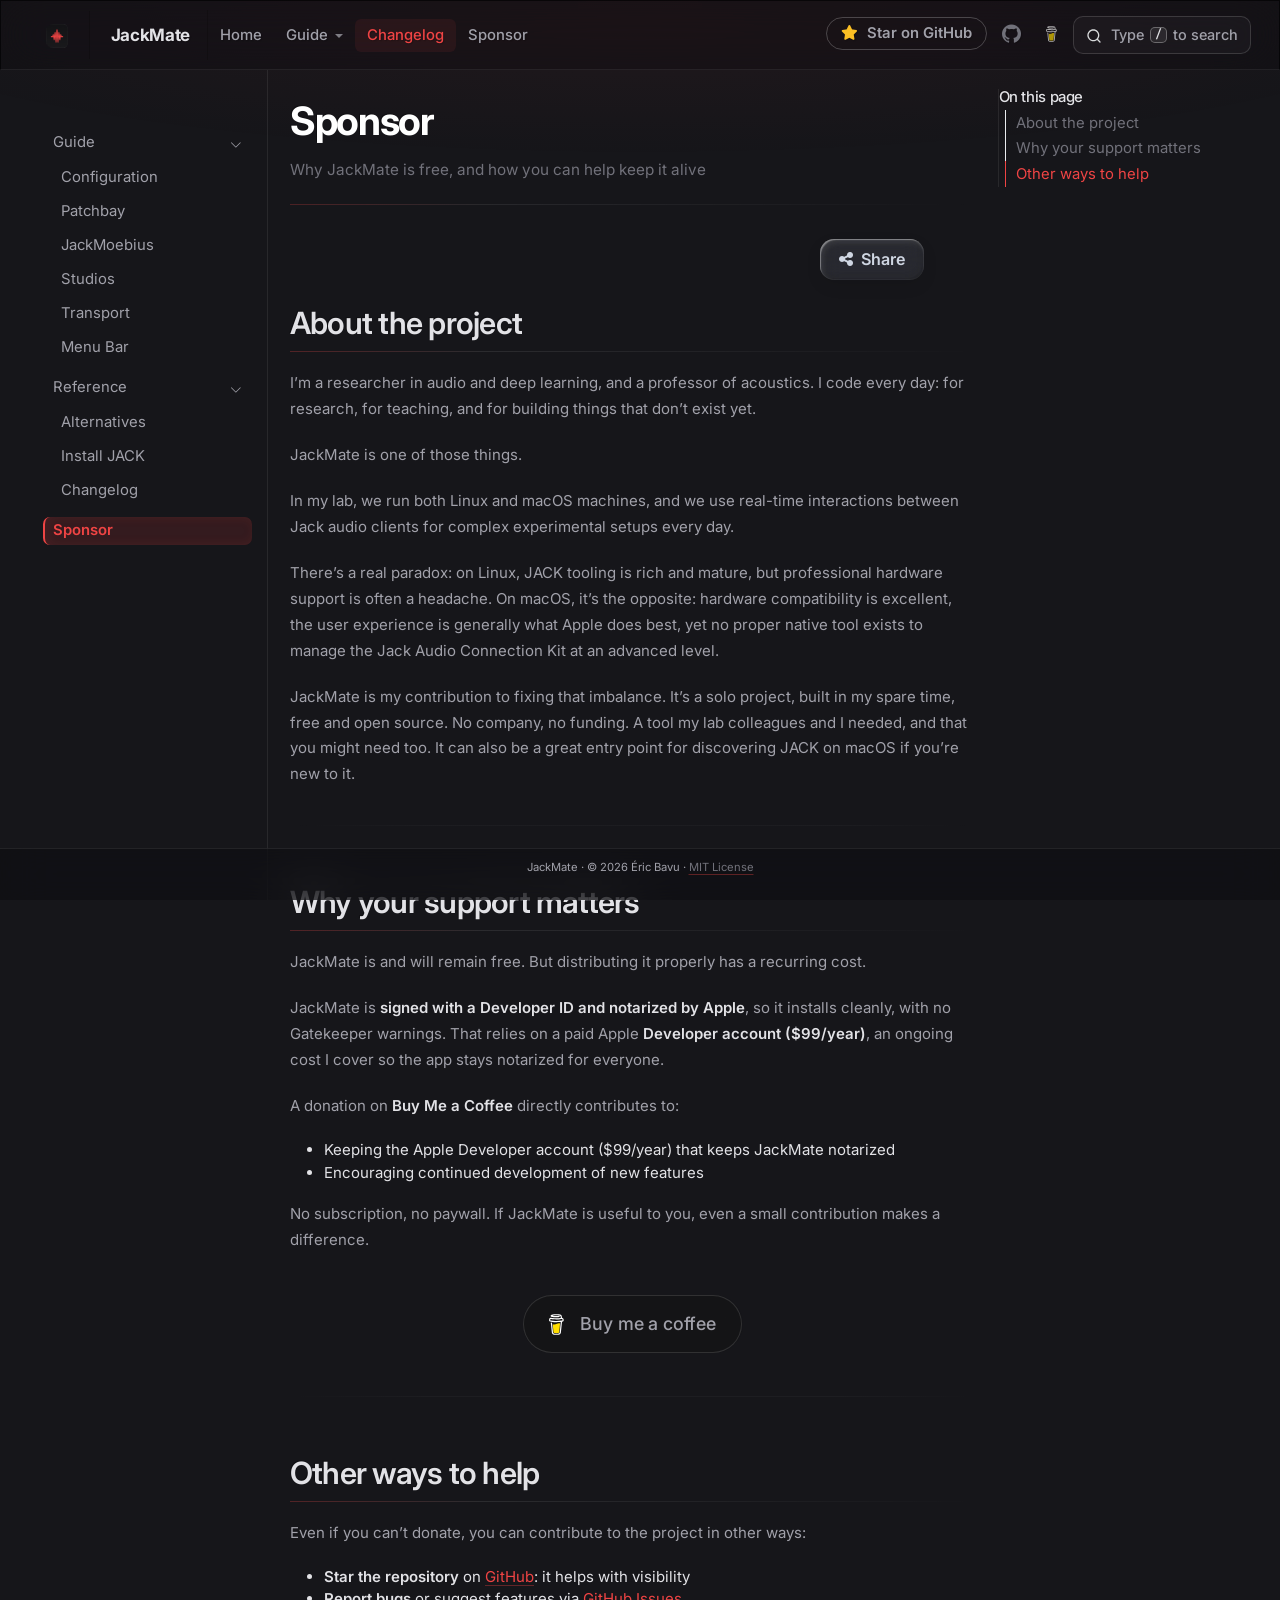
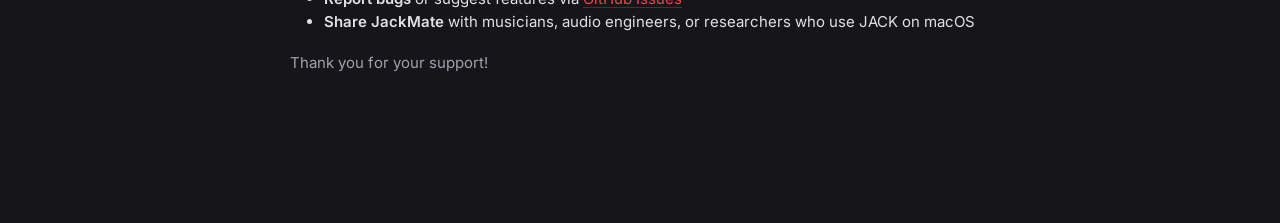
<file: sponsor.html>
<!DOCTYPE html>
<html xmlns="http://www.w3.org/1999/xhtml" lang="en" xml:lang="en"><head>

<meta charset="utf-8">
<meta name="generator" content="quarto-1.10.18">

<meta name="viewport" content="width=device-width, initial-scale=1.0, user-scalable=yes">

<meta name="description" content="Why JackMate is free, and how you can help keep it alive">

<title>Sponsor – JackMate</title>
<style>
/* Default styles provided by pandoc.
** See https://pandoc.org/MANUAL.html#variables-for-html for config info.
*/
span.smallcaps{font-variant: small-caps;}
div.columns{display: flex; gap: 1.5em;}
div.column{flex: auto;}
@media screen {
div.columns{gap: min(4vw, 1.5em);}
div.column{overflow-x: auto;}
}
div.hanging-indent{margin-left: 1.5em; text-indent: -1.5em;}
ul.task-list{list-style: none;}
ul.task-list li input[type="checkbox"] {
  width: 0.8em;
  margin: 0 0.8em 0.2em -1em; /* quarto-specific, see https://github.com/quarto-dev/quarto-cli/issues/4556 */ 
  vertical-align: middle;
}
</style>


<script src="site_libs/quarto-nav/quarto-nav.js"></script>
<script src="site_libs/clipboard/clipboard.min.js"></script>
<script src="site_libs/quarto-search/autocomplete.umd.js"></script>
<script src="site_libs/quarto-search/fuse.min.js"></script>
<script src="site_libs/quarto-search/quarto-search.js"></script>
<meta name="quarto:offset" content="./">
<link href="./assets/icon.png" rel="icon" type="image/png">
<script src="site_libs/quarto-html/quarto.js" type="module"></script>
<script src="site_libs/quarto-html/tabsets/tabsets.js" type="module"></script>
<script src="site_libs/quarto-html/popper.min.js"></script>
<script src="site_libs/quarto-html/tippy.umd.min.js"></script>
<script src="site_libs/quarto-html/anchor.min.js"></script>
<link href="site_libs/quarto-html/tippy.css" rel="stylesheet">
<link href="site_libs/quarto-html/quarto-syntax-highlighting-dark-b85bc7c33db8c58e0ec93c3465666fed.css" rel="stylesheet" id="quarto-text-highlighting-styles">
<script src="site_libs/bootstrap/bootstrap.min.js"></script>
<link href="site_libs/bootstrap/bootstrap-icons.css" rel="stylesheet">
<link href="site_libs/bootstrap/bootstrap-d56e77fc2d6698478ca21fdffbdde3e4.min.css" rel="stylesheet" append-hash="true" id="quarto-bootstrap" data-mode="dark">
<link href="site_libs/quarto-contrib/fontawesome6-6.7.2/all.min.css" rel="stylesheet">
<link href="site_libs/quarto-contrib/fontawesome6-6.7.2/latex-fontsize.css" rel="stylesheet">
<script id="quarto-search-options" type="application/json">{
  "location": "navbar",
  "copy-button": false,
  "collapse-after": 3,
  "panel-placement": "end",
  "type": "overlay",
  "limit": 50,
  "keyboard-shortcut": [
    "f",
    "/",
    "s"
  ],
  "show-item-context": false,
  "language": {
    "search-no-results-text": "No results",
    "search-matching-documents-text": "matching documents",
    "search-copy-link-title": "Copy link to search",
    "search-hide-matches-text": "Hide additional matches",
    "search-more-match-text": "more match in this document",
    "search-more-matches-text": "more matches in this document",
    "search-clear-button-title": "Clear",
    "search-text-placeholder": "",
    "search-detached-cancel-button-title": "Cancel",
    "search-submit-button-title": "Submit",
    "search-label": "Search"
  }
}</script>
<style>html{ scroll-behavior: smooth; }</style>
<!-- Font Awesome (global) — needed for raw <i class="fa-…"> icons in the navbar and pages. -->
<link rel="stylesheet" href="https://cdnjs.cloudflare.com/ajax/libs/font-awesome/6.7.2/css/all.min.css" crossorigin="anonymous" referrerpolicy="no-referrer">


<!-- Icons: iOS home-screen + crisp 32px tab favicon (Quarto emits the main favicon). -->
<link rel="apple-touch-icon" sizes="180x180" href="./assets/apple-touch-icon.png">
<link rel="icon" type="image/png" sizes="192x192" href="./assets/favicon-192x192.png">
<link rel="icon" type="image/png" sizes="32x32" href="./assets/favicon-32x32.png">
<link rel="icon" type="image/png" sizes="16x16" href="./assets/favicon-16x16.png">
<link rel="manifest" href="./assets/site.webmanifest">
<link rel="shortcut icon" href="favicon.ico">


<!-- Structured data (schema.org) — tells search engines this is a free macOS app,
     making it eligible for richer results. -->
<script type="application/ld+json">
{
  "@context": "https://schema.org",
  "@type": "SoftwareApplication",
  "name": "JackMate",
  "operatingSystem": "macOS 15.0+",
  "applicationCategory": "MultimediaApplication",
  "description": "Native macOS app to start, configure and patch the JACK Audio Connection Kit (jackd) — a visual JACK patchbay and server manager for musicians and audio engineers.",
  "image": "https://jackmate.app/assets/og-image.jpg",
  "url": "https://jackmate.app/",
  "downloadUrl": "https://jackmate.app/#download",
  "license": "https://opensource.org/licenses/MIT",
  "isAccessibleForFree": true,
  "offers": {
    "@type": "Offer",
    "price": "0",
    "priceCurrency": "USD"
  },
  "author": {
    "@type": "Person",
    "name": "Éric Bavu"
  }
}
</script>


<link rel="stylesheet" href="assets/custom.css">
<meta property="og:title" content="Sponsor – JackMate">
<meta property="og:description" content="Why JackMate is free, and how you can help keep it alive">
<meta property="og:image" content="https://jackmate.app/assets/og-image.jpg">
<meta property="og:site_name" content="JackMate">
<link rel="canonical" href="https://jackmate.app/sponsor.html">
<meta property="og:url" content="https://jackmate.app/sponsor.html">
<meta property="og:image:alt" content="">
<meta name="twitter:title" content="Sponsor – JackMate">
<meta name="twitter:description" content="Why JackMate is free, and how you can help keep it alive">
<meta name="twitter:image" content="https://jackmate.app/assets/og-image.jpg">
<meta name="twitter:image:alt" content="">
<meta name="twitter:card" content="summary_large_image">
</head>

<body class="nav-sidebar floating nav-fixed quarto-light">

<div id="quarto-search-results"></div>
  <header id="quarto-header" class="headroom fixed-top">
    <nav class="navbar navbar-expand-lg " data-bs-theme="dark">
      <div class="navbar-container container-fluid">
      <div class="navbar-brand-container mx-auto">
    <a href="./index.html" class="navbar-brand navbar-brand-logo">
    <img src="./assets/icon.png" alt="JackMate" class="navbar-logo light-content">
    <img src="./assets/icon.png" alt="JackMate" class="navbar-logo dark-content">
    </a>
    <a class="navbar-brand" href="./index.html">
    <span class="navbar-title">JackMate</span>
    </a>
  </div>
            <div id="quarto-search" class="" title="Search"></div>
          <button class="navbar-toggler" type="button" data-bs-toggle="collapse" data-bs-target="#navbarCollapse" aria-controls="navbarCollapse" role="menu" aria-expanded="false" aria-label="Toggle navigation" onclick="if (window.quartoToggleHeadroom) { window.quartoToggleHeadroom(); }">
  <span class="navbar-toggler-icon"></span>
</button>
          <div class="collapse navbar-collapse" id="navbarCollapse">
            <ul class="navbar-nav navbar-nav-scroll me-auto">
  <li class="nav-item">
    <a class="nav-link" href="./index.html"> 
<span class="menu-text">Home</span></a>
  </li>  
  <li class="nav-item dropdown ">
    <a class="nav-link dropdown-toggle" href="#" id="nav-menu-guide" role="link" data-bs-toggle="dropdown" aria-expanded="false">
 <span class="menu-text">Guide</span>
    </a>
    <ul class="dropdown-menu" aria-labelledby="nav-menu-guide">    
        <li>
    <a class="dropdown-item" href="./guide/configuration.html">
 <span class="dropdown-text">Configuration</span></a>
  </li>  
        <li>
    <a class="dropdown-item" href="./guide/patchbay.html">
 <span class="dropdown-text">Patchbay</span></a>
  </li>  
        <li>
    <a class="dropdown-item" href="./guide/jackmoebius.html">
 <span class="dropdown-text">JackMoebius</span></a>
  </li>  
        <li>
    <a class="dropdown-item" href="./guide/studios.html">
 <span class="dropdown-text">Studios</span></a>
  </li>  
        <li>
    <a class="dropdown-item" href="./guide/transport.html">
 <span class="dropdown-text">Transport</span></a>
  </li>  
        <li>
    <a class="dropdown-item" href="./guide/menubar.html">
 <span class="dropdown-text">Menu Bar</span></a>
  </li>  
        <li><hr class="dropdown-divider"></li>
        <li>
    <a class="dropdown-item" href="./guide/alternatives.html">
 <span class="dropdown-text">Alternatives</span></a>
  </li>  
        <li>
    <a class="dropdown-item" href="./install-jack-macos.html">
 <span class="dropdown-text">Install JACK</span></a>
  </li>  
    </ul>
  </li>
  <li class="nav-item">
    <a class="nav-link active" href="./changelog.html" aria-current="page"> 
<span class="menu-text">Changelog</span></a>
  </li>  
  <li class="nav-item">
    <a class="nav-link" href="./sponsor.html"> 
<span class="menu-text">Sponsor</span></a>
  </li>  
</ul>
            <ul class="navbar-nav navbar-nav-scroll ms-auto">
  <li class="nav-item">
    <a class="nav-link" href="https://github.com/zinc75/JackMate"> 
<span class="menu-text"><span class="nav-star"><i class="fa-solid fa-star nav-star-ic" aria-hidden="true"></i> Star on GitHub</span></span></a>
  </li>  
  <li class="nav-item compact">
    <a class="nav-link" href="https://github.com/zinc75/JackMate"> <i class="bi bi-github" role="img">
</i> 
<span class="menu-text"></span></a>
  </li>  
  <li class="nav-item">
    <a class="nav-link" href="https://www.buymeacoffee.com/zinc75"> 
<span class="menu-text"><span class="navbar-bmc-icon" aria-label="Buy me a coffee"></span></span></a>
  </li>  
</ul>
          </div> <!-- /navcollapse -->
            <div class="quarto-navbar-tools">
</div>
      </div> <!-- /container-fluid -->
    </nav>
  <nav class="quarto-secondary-nav">
    <div class="container-fluid d-flex">
      <button type="button" class="quarto-btn-toggle btn" data-bs-toggle="collapse" role="button" data-bs-target=".quarto-sidebar-collapse-item" aria-controls="quarto-sidebar" aria-expanded="false" aria-label="Toggle sidebar navigation" onclick="if (window.quartoToggleHeadroom) { window.quartoToggleHeadroom(); }">
        <i class="bi bi-layout-text-sidebar-reverse"></i>
      </button>
        <nav class="quarto-page-breadcrumbs" aria-label="breadcrumb"><ol class="breadcrumb"><li class="breadcrumb-item"><a href="./sponsor.html">Sponsor</a></li></ol></nav>
        <a class="flex-grow-1" role="navigation" data-bs-toggle="collapse" data-bs-target=".quarto-sidebar-collapse-item" aria-controls="quarto-sidebar" aria-expanded="false" aria-label="Toggle sidebar navigation" onclick="if (window.quartoToggleHeadroom) { window.quartoToggleHeadroom(); }">      
        </a>
      <button type="button" class="btn quarto-search-button" aria-label="Search" onclick="window.quartoOpenSearch();">
        <i class="bi bi-search"></i>
      </button>
    </div>
  </nav>
</header>
<!-- content -->
<div id="quarto-content" class="quarto-container page-columns page-rows-contents page-layout-article page-navbar">
<!-- sidebar -->
  <nav id="quarto-sidebar" class="sidebar collapse collapse-horizontal quarto-sidebar-collapse-item sidebar-navigation floating overflow-auto">
        <div class="mt-2 flex-shrink-0 align-items-center">
        <div class="sidebar-search">
        <div id="quarto-search" class="" title="Search"></div>
        </div>
        </div>
    <div class="sidebar-menu-container"> 
    <ul class="list-unstyled mt-1">
        <li class="sidebar-item sidebar-item-section">
      <div class="sidebar-item-container"> 
            <a class="sidebar-item-text sidebar-link text-start" data-bs-toggle="collapse" data-bs-target="#quarto-sidebar-section-1" role="navigation" aria-expanded="true">
 <span class="menu-text">Guide</span></a>
          <a class="sidebar-item-toggle text-start" data-bs-toggle="collapse" data-bs-target="#quarto-sidebar-section-1" role="navigation" aria-expanded="true" aria-label="Toggle section">
            <i class="bi bi-chevron-right ms-2"></i>
          </a> 
      </div>
      <ul id="quarto-sidebar-section-1" class="collapse list-unstyled sidebar-section depth1 show">  
          <li class="sidebar-item">
  <div class="sidebar-item-container"> 
  <a href="./guide/configuration.html" class="sidebar-item-text sidebar-link">
 <span class="menu-text">Configuration</span></a>
  </div>
</li>
          <li class="sidebar-item">
  <div class="sidebar-item-container"> 
  <a href="./guide/patchbay.html" class="sidebar-item-text sidebar-link">
 <span class="menu-text">Patchbay</span></a>
  </div>
</li>
          <li class="sidebar-item">
  <div class="sidebar-item-container"> 
  <a href="./guide/jackmoebius.html" class="sidebar-item-text sidebar-link">
 <span class="menu-text">JackMoebius</span></a>
  </div>
</li>
          <li class="sidebar-item">
  <div class="sidebar-item-container"> 
  <a href="./guide/studios.html" class="sidebar-item-text sidebar-link">
 <span class="menu-text">Studios</span></a>
  </div>
</li>
          <li class="sidebar-item">
  <div class="sidebar-item-container"> 
  <a href="./guide/transport.html" class="sidebar-item-text sidebar-link">
 <span class="menu-text">Transport</span></a>
  </div>
</li>
          <li class="sidebar-item">
  <div class="sidebar-item-container"> 
  <a href="./guide/menubar.html" class="sidebar-item-text sidebar-link">
 <span class="menu-text">Menu Bar</span></a>
  </div>
</li>
      </ul>
  </li>
        <li class="sidebar-item sidebar-item-section">
      <div class="sidebar-item-container"> 
            <a class="sidebar-item-text sidebar-link text-start" data-bs-toggle="collapse" data-bs-target="#quarto-sidebar-section-2" role="navigation" aria-expanded="true">
 <span class="menu-text">Reference</span></a>
          <a class="sidebar-item-toggle text-start" data-bs-toggle="collapse" data-bs-target="#quarto-sidebar-section-2" role="navigation" aria-expanded="true" aria-label="Toggle section">
            <i class="bi bi-chevron-right ms-2"></i>
          </a> 
      </div>
      <ul id="quarto-sidebar-section-2" class="collapse list-unstyled sidebar-section depth1 show">  
          <li class="sidebar-item">
  <div class="sidebar-item-container"> 
  <a href="./guide/alternatives.html" class="sidebar-item-text sidebar-link">
 <span class="menu-text">Alternatives</span></a>
  </div>
</li>
          <li class="sidebar-item">
  <div class="sidebar-item-container"> 
  <a href="./install-jack-macos.html" class="sidebar-item-text sidebar-link">
 <span class="menu-text">Install JACK</span></a>
  </div>
</li>
          <li class="sidebar-item">
  <div class="sidebar-item-container"> 
  <a href="./changelog.html" class="sidebar-item-text sidebar-link">
 <span class="menu-text">Changelog</span></a>
  </div>
</li>
      </ul>
  </li>
        <li class="sidebar-item">
  <div class="sidebar-item-container"> 
  <a href="./sponsor.html" class="sidebar-item-text sidebar-link active">
 <span class="menu-text">Sponsor</span></a>
  </div>
</li>
    </ul>
    </div>
</nav>
<div id="quarto-sidebar-glass" class="quarto-sidebar-collapse-item" data-bs-toggle="collapse" data-bs-target=".quarto-sidebar-collapse-item"></div>
<!-- margin-sidebar -->
    <div id="quarto-margin-sidebar" class="sidebar margin-sidebar">
        <nav id="TOC" role="doc-toc" class="toc-active">
    <h2 id="toc-title">On this page</h2>
   
  <ul>
  <li><a href="#about-the-project" id="toc-about-the-project" class="nav-link active" data-scroll-target="#about-the-project">About the project</a></li>
  <li><a href="#why-your-support-matters" id="toc-why-your-support-matters" class="nav-link" data-scroll-target="#why-your-support-matters">Why your support matters</a></li>
  <li><a href="#other-ways-to-help" id="toc-other-ways-to-help" class="nav-link" data-scroll-target="#other-ways-to-help">Other ways to help</a></li>
  </ul>
</nav>
    </div>
<!-- main -->
<main class="content" id="quarto-document-content">

<header id="title-block-header" class="quarto-title-block default">
<div class="quarto-title">
<h1 class="title">Sponsor</h1>
</div>

<div>
  <div class="description">
    Why JackMate is free, and how you can help keep it alive
  </div>
</div>


<div class="quarto-title-meta">

    
  
    
  </div>
  


</header>


<section id="about-the-project" class="level2">
<h2 class="anchored" data-anchor-id="about-the-project">About the project</h2>
<p>I’m a researcher in audio and deep learning, and a professor of acoustics. I code every day: for research, for teaching, and for building things that don’t exist yet.</p>
<p>JackMate is one of those things.</p>
<p>In my lab, we run both Linux and macOS machines, and we use real-time interactions between Jack audio clients for complex experimental setups every day.</p>
<p>There’s a real paradox: on Linux, JACK tooling is rich and mature, but professional hardware support is often a headache. On macOS, it’s the opposite: hardware compatibility is excellent, the user experience is generally what Apple does best, yet no proper native tool exists to manage the Jack Audio Connection Kit at an advanced level.</p>
<p>JackMate is my contribution to fixing that imbalance. It’s a solo project, built in my spare time, free and open source. No company, no funding. A tool my lab colleagues and I needed, and that you might need too. It can also be a great entry point for discovering JACK on macOS if you’re new to it.</p>
<hr>
</section>
<section id="why-your-support-matters" class="level2">
<h2 class="anchored" data-anchor-id="why-your-support-matters">Why your support matters</h2>
<p>JackMate is and will remain free. But distributing it properly has a recurring cost.</p>
<p>JackMate is <strong>signed with a Developer ID and notarized by Apple</strong>, so it installs cleanly, with no Gatekeeper warnings. That relies on a paid Apple <strong>Developer account ($99/year)</strong>, an ongoing cost I cover so the app stays notarized for everyone.</p>
<p>A donation on <strong>Buy Me a Coffee</strong> directly contributes to:</p>
<ul>
<li>Keeping the Apple Developer account ($99/year) that keeps JackMate notarized</li>
<li>Encouraging continued development of new features</li>
</ul>
<p>No subscription, no paywall. If JackMate is useful to you, even a small contribution makes a difference.</p>
<div style="text-align: center; margin: 2.5rem 0;">
<p><a href="https://www.buymeacoffee.com/zinc75" class="hero-pill hero-pill-sponsor" target="_blank" rel="noopener" style="display: inline-flex; align-items: center; font-size: 1.05rem; padding: 0.75rem 1.5rem; text-decoration: none;"> <img src="assets/bmc-icon.svg" alt="" style="height: 1.2em; margin-right: 0.5em;"> Buy me a coffee </a></p>
</div>
<hr>
</section>
<section id="other-ways-to-help" class="level2">
<h2 class="anchored" data-anchor-id="other-ways-to-help">Other ways to help</h2>
<p>Even if you can’t donate, you can contribute to the project in other ways:</p>
<ul>
<li><strong>Star the repository</strong> on <a href="https://github.com/zinc75/JackMate">GitHub</a>: it helps with visibility</li>
<li><strong>Report bugs</strong> or suggest features via <a href="https://github.com/zinc75/JackMate/issues">GitHub Issues</a></li>
<li><strong>Share JackMate</strong> with musicians, audio engineers, or researchers who use JACK on macOS</li>
</ul>
<p>Thank you for your support!</p>
<div style="display:none;height:0;overflow:hidden;" aria-hidden="true">
<p><i class="fa-solid fa-check" aria-label="check"></i></p>
</div>


</section>

<a onclick="window.scrollTo(0, 0); return false;" role="button" id="quarto-back-to-top"><i class="bi bi-arrow-up"></i> Back to top</a></main> <!-- /main -->
<script>
(function () {
  // Open all BMAC links in a new tab
  document.querySelectorAll('a[href*="buymeacoffee.com"]').forEach(function (a) {
    a.target = '_blank';
    a.rel = 'noopener noreferrer';
  });

  // ── Platform detection ──────────────────────────────
  var ua = navigator.userAgent;
  var isIOS     = /iPhone|iPad|iPod/.test(ua) || (navigator.platform === 'MacIntel' && navigator.maxTouchPoints > 1);
  var isAndroid = /Android/.test(ua);
  window._dmPlatform = isIOS || isAndroid ? 'mobile'
                     : /Macintosh|Mac OS X/.test(ua)  ? 'mac'
                     : 'other'; // Windows, Linux, etc.

  // ── Helper: open / close any overlay ───────────────
  function openOverlay(id)  { var el = document.getElementById(id); if (el) el.classList.add('is-open'); }
  function closeOverlay(id) { var el = document.getElementById(id); if (el) el.classList.remove('is-open'); }
  function closeAll() {
    ['download-modal', 'dm-confirm-modal', 'dm-mobile-modal'].forEach(closeOverlay);
  }

  // Close on overlay click or Escape
  ['download-modal', 'dm-confirm-modal', 'dm-mobile-modal'].forEach(function (id) {
    var el = document.getElementById(id);
    el?.addEventListener('click', function (e) { if (e.target === el) closeOverlay(id); });
  });
  document.addEventListener('keydown', function (e) { if (e.key === 'Escape') closeAll(); });

  // ── Install modal close button ─────────────────────
  document.getElementById('modal-close-bottom')?.addEventListener('click', function () { closeOverlay('download-modal'); });

  // ── Confirm modal (Windows/Linux) ──────────────────
  document.getElementById('dm-confirm-cancel')?.addEventListener('click', function () { closeOverlay('dm-confirm-modal'); });
  document.getElementById('dm-confirm-ok')?.addEventListener('click', function () {
    closeOverlay('dm-confirm-modal');
    // Trigger download then show the install modal
    var url = document.getElementById('download-btn')?.href;
    if (url) window.location.href = url;
    setTimeout(function () { openOverlay('download-modal'); }, 300);
  });

  // ── Mobile modal ────────────────────────────────────
  document.getElementById('dm-mobile-ok')?.addEventListener('click', function () { closeOverlay('dm-mobile-modal'); });
})();

function openDownloadModal(e) {
  var platform = window._dmPlatform || 'mac';
  if (platform === 'mobile') {
    e.preventDefault();
    document.getElementById('dm-mobile-modal')?.classList.add('is-open');
  } else if (platform === 'other') {
    e.preventDefault();
    document.getElementById('dm-confirm-modal')?.classList.add('is-open');
  } else {
    // macOS: download proceeds normally, show the install modal
    document.getElementById('download-modal')?.classList.add('is-open');
  }
}
</script>

<script>
// Deep link: opening a page at /#download (e.g. from the GitHub README download
// link) replays a real click on the hero download button — so it reuses the same
// versioned .dmg URL and the same platform-aware modal as a manual click, with
// no version to keep in sync anywhere else. No-op on pages without the button.
(function () {
  function downloadFromHash() {
    if (location.hash !== '#download') return;
    var btn = document.getElementById('download-btn');
    if (!btn) return;
    btn.click();
    // Clear the hash so a refresh doesn't re-trigger the download.
    history.replaceState(null, '', location.pathname + location.search);
  }
  if (document.readyState === 'loading') document.addEventListener('DOMContentLoaded', downloadFromHash);
  else downloadFromHash();
  window.addEventListener('hashchange', downloadFromHash);
})();
</script>

<!-- Social share widget — morphing liquid-glass "Share" card, injected below the title
     block (before content) on every page except changelog / license. -->
<template id="jm-share-tpl">
  <div class="jm-share-wrap">
    <div class="jm-share-pop">
      <button type="button" class="jm-share-toggle" onclick="jmToggleShare(event)" aria-expanded="false" aria-label="Share JackMate">
        <i class="fa-solid fa-share-nodes"></i><span>Share</span>
      </button>
      <div class="jm-share-card" role="dialog" aria-label="Share JackMate">
        <button type="button" class="jm-share-card-x" onclick="jmCloseShare()" aria-label="Close">×</button>
        <div class="dm-header">
          <div class="dm-header-icon icon-bg-violet"><i class="fa-solid fa-share-nodes"></i></div>
          <div>
            <h2 class="dm-title">Share</h2>
            <p class="dm-intro">Thanks for spreading the word!</p>
          </div>
        </div>
        <div class="jm-share-icons">
          <a class="jm-pop-ic x" href="https://twitter.com/intent/tweet?text=JackMate%20%E2%80%94%20a%20native%20JACK%20manager%20and%20patchbay%20for%20macOS&amp;url=https%3A%2F%2Fjackmate.app%2F" target="_blank" rel="noopener" aria-label="Share on X"><i class="fa-brands fa-x-twitter"></i></a>
          <a class="jm-pop-ic bsky" href="https://bsky.app/intent/compose?text=JackMate%20%E2%80%94%20a%20native%20JACK%20manager%20and%20patchbay%20for%20macOS%20https%3A%2F%2Fjackmate.app%2F" target="_blank" rel="noopener" aria-label="Share on Bluesky"><i class="fa-brands fa-bluesky"></i></a>
          <a class="jm-pop-ic masto" href="#" onclick="jmShareMastodon(event)" aria-label="Share on Mastodon"><i class="fa-brands fa-mastodon"></i></a>
          <a class="jm-pop-ic reddit" href="https://www.reddit.com/submit?url=https%3A%2F%2Fjackmate.app%2F&amp;title=JackMate%20%E2%80%94%20a%20native%20JACK%20manager%20and%20patchbay%20for%20macOS" target="_blank" rel="noopener" aria-label="Share on Reddit"><i class="fa-brands fa-reddit-alien"></i></a>
          <a class="jm-pop-ic hn" href="https://news.ycombinator.com/submitlink?u=https%3A%2F%2Fjackmate.app%2F&amp;t=JackMate%20%E2%80%94%20a%20native%20JACK%20manager%20and%20patchbay%20for%20macOS" target="_blank" rel="noopener" aria-label="Share on Hacker News"><i class="fa-brands fa-hacker-news"></i></a>
          <a class="jm-pop-ic mail" href="mailto:?subject=JackMate%20%E2%80%94%20a%20native%20JACK%20manager%20and%20patchbay%20for%20macOS&amp;body=Thought%20you%27d%20like%20this%3A%20https%3A%2F%2Fjackmate.app%2F" aria-label="Share by email"><i class="fa-solid fa-envelope"></i></a>
        </div>
      </div>
    </div>
  </div>
</template>
<script>
(function () {
  window.jmShareMastodon = function (e) {
    e.preventDefault();
    var inst = prompt("Your Mastodon instance (e.g. mastodon.social):");
    if (!inst) return;
    inst = inst.trim().replace(/^https?:\/\//, "").replace(/\/+$/, "");
    if (!inst) return;
    var msg = "JackMate — a native JACK manager and patchbay for macOS https://jackmate.app/";
    window.open("https://" + inst + "/share?text=" + encodeURIComponent(msg), "_blank", "noopener");
  };
  window.jmToggleShare = function (e) {
    e.preventDefault(); e.stopPropagation();
    var pop = e.currentTarget.closest('.jm-share-pop');
    if (!pop) return;
    var open = pop.classList.toggle('is-open');
    pop.querySelector('.jm-share-toggle')?.setAttribute('aria-expanded', open ? 'true' : 'false');
  };
  window.jmCloseShare = function () {
    document.querySelectorAll('.jm-share-pop.is-open').forEach(function (pop) {
      pop.classList.remove('is-open');
      pop.querySelector('.jm-share-toggle')?.setAttribute('aria-expanded', 'false');
    });
  };
  document.addEventListener('click', function (e) {
    document.querySelectorAll('.jm-share-pop.is-open').forEach(function (pop) {
      if (!pop.contains(e.target)) {
        pop.classList.remove('is-open');
        pop.querySelector('.jm-share-toggle')?.setAttribute('aria-expanded', 'false');
      }
    });
  });
  document.addEventListener('keydown', function (e) { if (e.key === 'Escape') window.jmCloseShare(); });

  function inject() {
    var EXCLUDE = ['changelog.html', 'license.html'];
    if (EXCLUDE.some(function (p) { return location.pathname.endsWith(p); })) return;
    if (document.querySelector('.jm-share-wrap')) return;           // already present
    var tpl = document.getElementById('jm-share-tpl');
    var main = document.querySelector('main.content') || document.querySelector('main');
    if (!tpl || !main) return;
    var node = tpl.content.firstElementChild.cloneNode(true);
    var row = document.querySelector('.compat-row');
    var header = document.getElementById('title-block-header');
    if (row) row.appendChild(node);                               // home: same line as the compatibility bar
    else if (header) header.insertAdjacentElement('afterend', node);   // below the title + description
    else main.insertAdjacentElement('afterbegin', node);          // fallback: top of main
  }
  if (document.readyState === 'loading') document.addEventListener('DOMContentLoaded', inject);
  else inject();
})();
</script>

<!-- Navbar search: turn the bare magnifier into a GitHub-style "Type / to search" hint.
     Quarto injects the button at runtime with an empty placeholder, so we fill it once it
     appears (the `/` and `f` shortcuts are Quarto defaults; this only makes them discoverable). -->
<script>
(function () {
  function decorate() {
    var ph = document.querySelector('#quarto-search .aa-DetachedSearchButtonPlaceholder');
    if (!ph) return false;
    if (ph.dataset.jmHint) return true;
    ph.dataset.jmHint = '1';
    ph.innerHTML = 'Type <kbd class="jm-search-kbd">/</kbd> to search';
    ph.style.display = '';   // Quarto hides it while empty; show it now that it has content
    return true;
  }
  if (!decorate()) {
    var tries = 0;
    var iv = setInterval(function () { if (decorate() || ++tries > 50) clearInterval(iv); }, 100);
  }
})();
</script>
<script id="quarto-html-after-body" type="application/javascript">
  window.document.addEventListener("DOMContentLoaded", function (event) {
    const icon = "";
    const anchorJS = new window.AnchorJS();
    anchorJS.options = {
      placement: 'right',
      icon: icon
    };
    anchorJS.add('.anchored');
    const isCodeAnnotation = (el) => {
      for (const clz of el.classList) {
        if (clz.startsWith('code-annotation-')) {                     
          return true;
        }
      }
      return false;
    }
    const onCopySuccess = function(e) {
      // button target
      const button = e.trigger;
      // don't keep focus
      button.blur();
      // flash "checked"
      button.classList.add('code-copy-button-checked');
      var currentTitle = button.getAttribute("title");
      button.setAttribute("title", "Copied!");
      let tooltip;
      if (window.bootstrap) {
        button.setAttribute("data-bs-toggle", "tooltip");
        button.setAttribute("data-bs-placement", "left");
        button.setAttribute("data-bs-title", "Copied!");
        tooltip = new bootstrap.Tooltip(button, 
          { trigger: "manual", 
            customClass: "code-copy-button-tooltip",
            offset: [0, -8]});
        tooltip.show();    
      }
      setTimeout(function() {
        if (tooltip) {
          tooltip.hide();
          button.removeAttribute("data-bs-title");
          button.removeAttribute("data-bs-toggle");
          button.removeAttribute("data-bs-placement");
        }
        button.setAttribute("title", currentTitle);
        button.classList.remove('code-copy-button-checked');
      }, 1000);
      // clear code selection
      e.clearSelection();
    }
    const getTextToCopy = function(trigger) {
      const outerScaffold = trigger.parentElement.cloneNode(true);
      const codeEl = outerScaffold.querySelector('code');
      for (const childEl of codeEl.children) {
        if (isCodeAnnotation(childEl)) {
          childEl.remove();
        }
      }
      return codeEl.innerText;
    }
    const clipboard = new window.ClipboardJS('.code-copy-button:not([data-in-quarto-modal])', {
      text: getTextToCopy
    });
    clipboard.on('success', onCopySuccess);
    if (window.document.getElementById('quarto-embedded-source-code-modal')) {
      const clipboardModal = new window.ClipboardJS('.code-copy-button[data-in-quarto-modal]', {
        text: getTextToCopy,
        container: window.document.getElementById('quarto-embedded-source-code-modal')
      });
      clipboardModal.on('success', onCopySuccess);
    }
      var localhostRegex = new RegExp(/^(?:http|https):\/\/localhost\:?[0-9]*\//);
      var mailtoRegex = new RegExp(/^mailto:/);
        var filterRegex = new RegExp("https:\/\/jackmate\.app");
      var isInternal = (href) => {
          return filterRegex.test(href) || localhostRegex.test(href) || mailtoRegex.test(href);
      }
      // Inspect non-navigation links and adorn them if external
     var links = window.document.querySelectorAll('a[href]:not(.nav-link):not(.navbar-brand):not(.toc-action):not(.sidebar-link):not(.sidebar-item-toggle):not(.pagination-link):not(.no-external):not([aria-hidden]):not(.dropdown-item):not(.quarto-navigation-tool):not(.about-link)');
      for (var i=0; i<links.length; i++) {
        const link = links[i];
        if (!isInternal(link.href)) {
          // undo the damage that might have been done by quarto-nav.js in the case of
          // links that we want to consider external
          if (link.dataset.originalHref !== undefined) {
            link.href = link.dataset.originalHref;
          }
        }
      }
    function tippyHover(el, contentFn, onTriggerFn, onUntriggerFn) {
      const config = {
        allowHTML: true,
        maxWidth: 500,
        delay: 100,
        arrow: false,
        appendTo: function(el) {
            return el.parentElement;
        },
        interactive: true,
        interactiveBorder: 10,
        theme: 'quarto',
        placement: 'bottom-start',
      };
      if (contentFn) {
        config.content = contentFn;
      }
      if (onTriggerFn) {
        config.onTrigger = onTriggerFn;
      }
      if (onUntriggerFn) {
        config.onUntrigger = onUntriggerFn;
      }
      window.tippy(el, config); 
    }
    const noterefs = window.document.querySelectorAll('a[role="doc-noteref"]');
    for (var i=0; i<noterefs.length; i++) {
      const ref = noterefs[i];
      tippyHover(ref, function() {
        // use id or data attribute instead here
        let href = ref.getAttribute('data-footnote-href') || ref.getAttribute('href');
        try { href = new URL(href).hash; } catch {}
        const id = href.replace(/^#\/?/, "");
        const note = window.document.getElementById(id);
        if (note) {
          return note.innerHTML;
        } else {
          return "";
        }
      });
    }
    const xrefs = window.document.querySelectorAll('a.quarto-xref');
    const processXRef = (id, note) => {
      // Strip column container classes
      const stripColumnClz = (el) => {
        el.classList.remove("page-full", "page-columns");
        if (el.children) {
          for (const child of el.children) {
            stripColumnClz(child);
          }
        }
      }
      stripColumnClz(note)
      if (id === null || id.startsWith('sec-')) {
        // Special case sections, only their first couple elements
        const container = document.createElement("div");
        if (note.children && note.children.length > 2) {
          container.appendChild(note.children[0].cloneNode(true));
          for (let i = 1; i < note.children.length; i++) {
            const child = note.children[i];
            if (child.tagName === "P" && child.innerText === "") {
              continue;
            } else {
              container.appendChild(child.cloneNode(true));
              break;
            }
          }
          if (window.Quarto?.typesetMath) {
            window.Quarto.typesetMath(container);
          }
          return container.innerHTML
        } else {
          if (window.Quarto?.typesetMath) {
            window.Quarto.typesetMath(note);
          }
          return note.innerHTML;
        }
      } else {
        // Remove any anchor links if they are present
        const anchorLink = note.querySelector('a.anchorjs-link');
        if (anchorLink) {
          anchorLink.remove();
        }
        if (window.Quarto?.typesetMath) {
          window.Quarto.typesetMath(note);
        }
        if (note.classList.contains("callout")) {
          return note.outerHTML;
        } else {
          return note.innerHTML;
        }
      }
    }
    for (var i=0; i<xrefs.length; i++) {
      const xref = xrefs[i];
      tippyHover(xref, undefined, function(instance) {
        instance.disable();
        let url = xref.getAttribute('href');
        let hash = undefined; 
        if (url.startsWith('#')) {
          hash = url;
        } else {
          try { hash = new URL(url).hash; } catch {}
        }
        if (hash) {
          const id = hash.replace(/^#\/?/, "");
          const note = window.document.getElementById(id);
          if (note !== null) {
            try {
              const html = processXRef(id, note.cloneNode(true));
              instance.setContent(html);
            } finally {
              instance.enable();
              instance.show();
            }
          } else {
            // See if we can fetch this
            fetch(url.split('#')[0])
            .then(res => res.text())
            .then(html => {
              const parser = new DOMParser();
              const htmlDoc = parser.parseFromString(html, "text/html");
              const note = htmlDoc.getElementById(id);
              if (note !== null) {
                const html = processXRef(id, note);
                instance.setContent(html);
              } 
            }).finally(() => {
              instance.enable();
              instance.show();
            });
          }
        } else {
          // See if we can fetch a full url (with no hash to target)
          // This is a special case and we should probably do some content thinning / targeting
          fetch(url)
          .then(res => res.text())
          .then(html => {
            const parser = new DOMParser();
            const htmlDoc = parser.parseFromString(html, "text/html");
            const note = htmlDoc.querySelector('main.content');
            if (note !== null) {
              // This should only happen for chapter cross references
              // (since there is no id in the URL)
              // remove the first header
              if (note.children.length > 0 && note.children[0].tagName === "HEADER") {
                note.children[0].remove();
              }
              const html = processXRef(null, note);
              instance.setContent(html);
            } 
          }).finally(() => {
            instance.enable();
            instance.show();
          });
        }
      }, function(instance) {
      });
    }
        let selectedAnnoteEl;
        const selectorForAnnotation = ( cell, annotation) => {
          let cellAttr = 'data-code-cell="' + cell + '"';
          let lineAttr = 'data-code-annotation="' +  annotation + '"';
          const selector = 'span[' + cellAttr + '][' + lineAttr + ']';
          return selector;
        }
        const selectCodeLines = (annoteEl) => {
          const doc = window.document;
          const targetCell = annoteEl.getAttribute("data-target-cell");
          const targetAnnotation = annoteEl.getAttribute("data-target-annotation");
          const annoteSpan = window.document.querySelector(selectorForAnnotation(targetCell, targetAnnotation));
          const lines = annoteSpan.getAttribute("data-code-lines").split(",");
          const lineIds = lines.map((line) => {
            return targetCell + "-" + line;
          })
          let top = null;
          let height = null;
          let parent = null;
          if (lineIds.length > 0) {
              //compute the position of the single el (top and bottom and make a div)
              const el = window.document.getElementById(lineIds[0]);
              top = el.offsetTop;
              height = el.offsetHeight;
              parent = el.parentElement.parentElement;
            if (lineIds.length > 1) {
              const lastEl = window.document.getElementById(lineIds[lineIds.length - 1]);
              const bottom = lastEl.offsetTop + lastEl.offsetHeight;
              height = bottom - top;
            }
            if (top !== null && height !== null && parent !== null) {
              // cook up a div (if necessary) and position it 
              let div = window.document.getElementById("code-annotation-line-highlight");
              if (div === null) {
                div = window.document.createElement("div");
                div.setAttribute("id", "code-annotation-line-highlight");
                div.style.position = 'absolute';
                parent.appendChild(div);
              }
              div.style.top = top - 2 + "px";
              div.style.height = height + 4 + "px";
              div.style.left = 0;
              let gutterDiv = window.document.getElementById("code-annotation-line-highlight-gutter");
              if (gutterDiv === null) {
                gutterDiv = window.document.createElement("div");
                gutterDiv.setAttribute("id", "code-annotation-line-highlight-gutter");
                gutterDiv.style.position = 'absolute';
                const codeCell = window.document.getElementById(targetCell);
                const gutter = codeCell.querySelector('.code-annotation-gutter');
                gutter.appendChild(gutterDiv);
              }
              gutterDiv.style.top = top - 2 + "px";
              gutterDiv.style.height = height + 4 + "px";
            }
            selectedAnnoteEl = annoteEl;
          }
        };
        const unselectCodeLines = () => {
          const elementsIds = ["code-annotation-line-highlight", "code-annotation-line-highlight-gutter"];
          elementsIds.forEach((elId) => {
            const div = window.document.getElementById(elId);
            if (div) {
              div.remove();
            }
          });
          selectedAnnoteEl = undefined;
        };
          // Handle positioning of the toggle
      window.addEventListener(
        "resize",
        throttle(() => {
          elRect = undefined;
          if (selectedAnnoteEl) {
            selectCodeLines(selectedAnnoteEl);
          }
        }, 10)
      );
      function throttle(fn, ms) {
      let throttle = false;
      let timer;
        return (...args) => {
          if(!throttle) { // first call gets through
              fn.apply(this, args);
              throttle = true;
          } else { // all the others get throttled
              if(timer) clearTimeout(timer); // cancel #2
              timer = setTimeout(() => {
                fn.apply(this, args);
                timer = throttle = false;
              }, ms);
          }
        };
      }
        // Attach click handler to the DT
        const annoteDls = window.document.querySelectorAll('dt[data-target-cell]');
        for (const annoteDlNode of annoteDls) {
          annoteDlNode.addEventListener('click', (event) => {
            const clickedEl = event.target;
            if (clickedEl !== selectedAnnoteEl) {
              unselectCodeLines();
              const activeEl = window.document.querySelector('dt[data-target-cell].code-annotation-active');
              if (activeEl) {
                activeEl.classList.remove('code-annotation-active');
              }
              selectCodeLines(clickedEl);
              clickedEl.classList.add('code-annotation-active');
            } else {
              // Unselect the line
              unselectCodeLines();
              clickedEl.classList.remove('code-annotation-active');
            }
          });
        }
    const findCites = (el) => {
      const parentEl = el.parentElement;
      if (parentEl) {
        const cites = parentEl.dataset.cites;
        if (cites) {
          return {
            el,
            cites: cites.split(' ')
          };
        } else {
          return findCites(el.parentElement)
        }
      } else {
        return undefined;
      }
    };
    var bibliorefs = window.document.querySelectorAll('a[role="doc-biblioref"]');
    for (var i=0; i<bibliorefs.length; i++) {
      const ref = bibliorefs[i];
      const citeInfo = findCites(ref);
      if (citeInfo) {
        tippyHover(citeInfo.el, function() {
          var popup = window.document.createElement('div');
          citeInfo.cites.forEach(function(cite) {
            var citeDiv = window.document.createElement('div');
            citeDiv.classList.add('hanging-indent');
            citeDiv.classList.add('csl-entry');
            var biblioDiv = window.document.getElementById('ref-' + cite);
            if (biblioDiv) {
              citeDiv.innerHTML = biblioDiv.innerHTML;
            }
            popup.appendChild(citeDiv);
          });
          return popup.innerHTML;
        });
      }
    }
  });
  </script>
</div> <!-- /content -->
<footer class="footer">
  <div class="nav-footer">
    <div class="nav-footer-left">
      &nbsp;
    </div>   
    <div class="nav-footer-center">
<p>JackMate · © 2026 Éric Bavu · <a href="./license.html">MIT License</a></p>
</div>
    <div class="nav-footer-right">
      &nbsp;
    </div>
  </div>
</footer>




<script src="site_libs/quarto-html/zenscroll-min.js"></script>
</body></html>
</file>
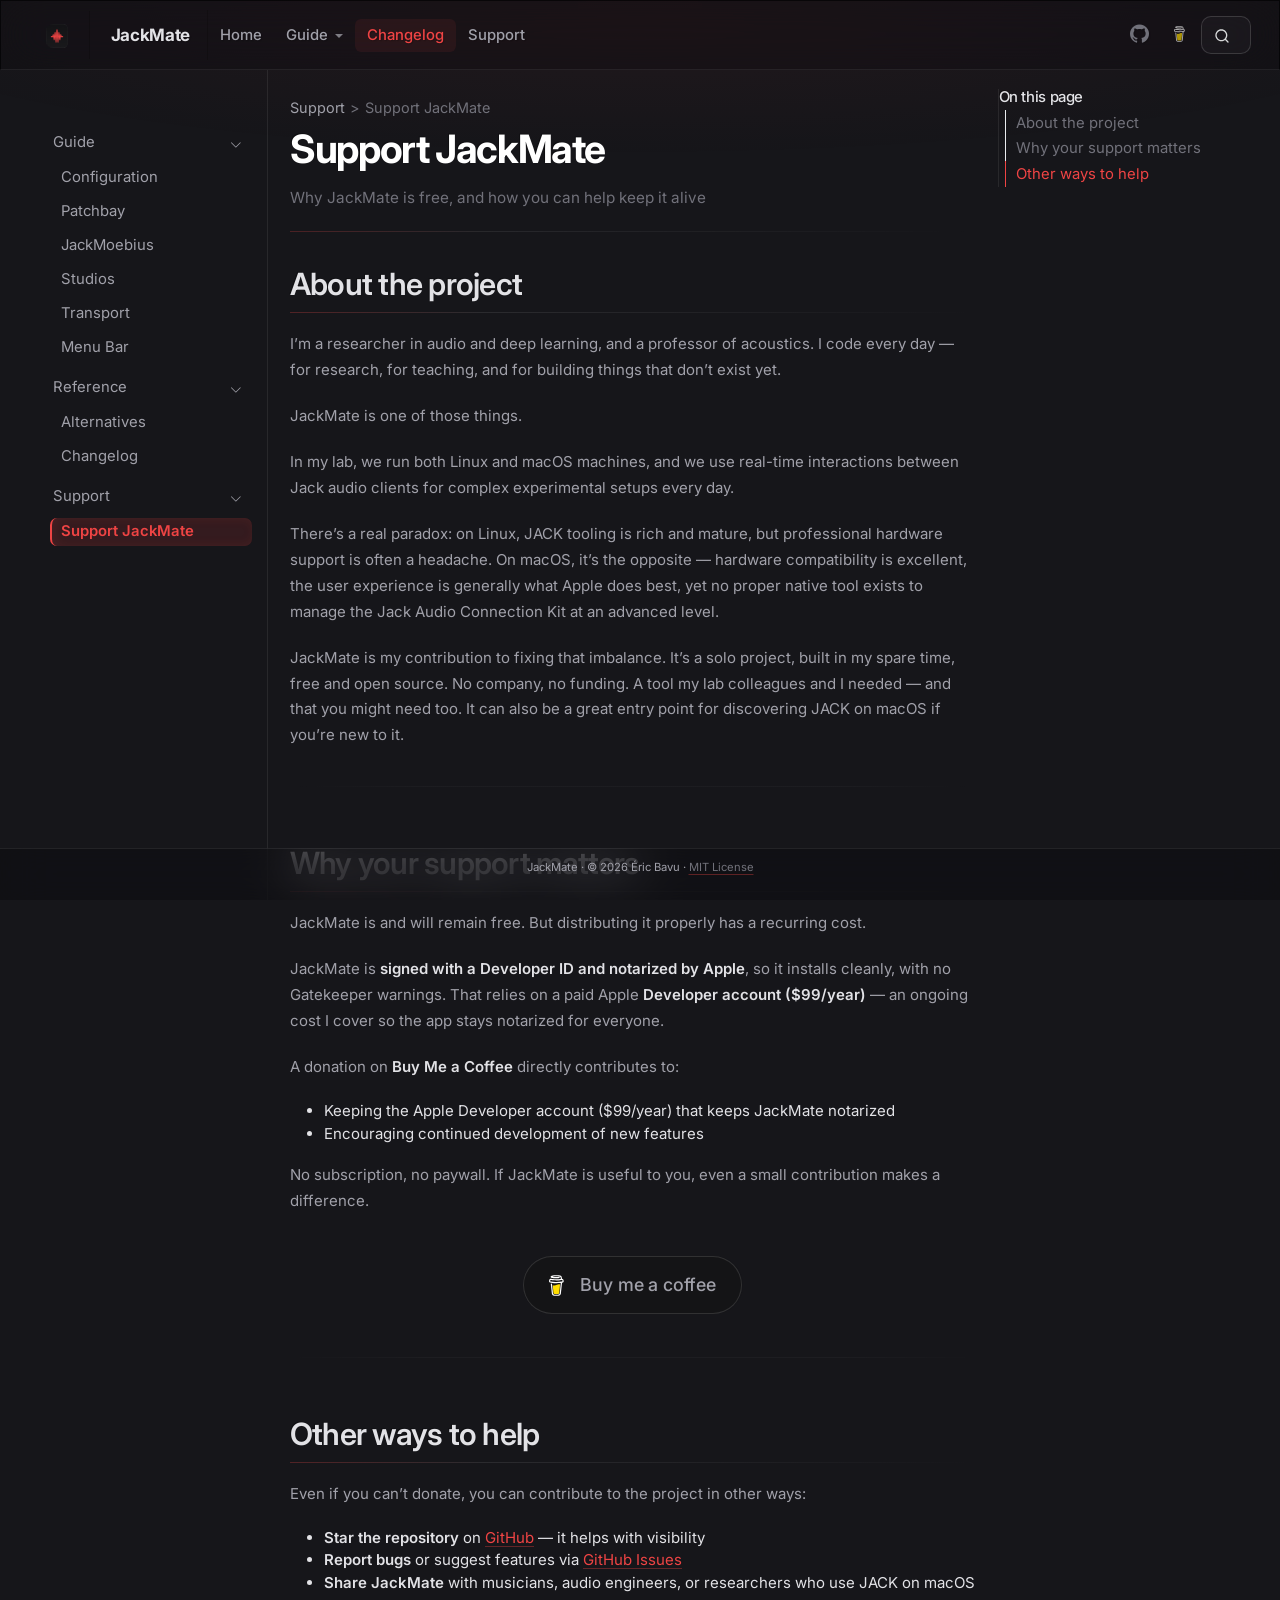
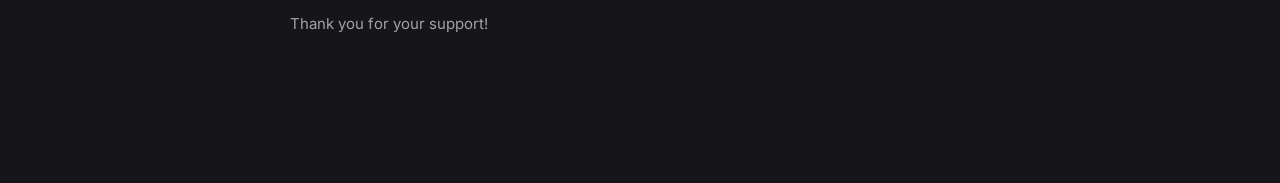
<file: support.html>
<!DOCTYPE html>
<html xmlns="http://www.w3.org/1999/xhtml" lang="en" xml:lang="en"><head>

<meta charset="utf-8">
<meta name="generator" content="quarto-1.10.18">

<meta name="viewport" content="width=device-width, initial-scale=1.0, user-scalable=yes">

<meta name="description" content="Why JackMate is free, and how you can help keep it alive">

<title>Support JackMate – JackMate</title>
<style>
/* Default styles provided by pandoc.
** See https://pandoc.org/MANUAL.html#variables-for-html for config info.
*/
span.smallcaps{font-variant: small-caps;}
div.columns{display: flex; gap: 1.5em;}
div.column{flex: auto;}
@media screen {
div.columns{gap: min(4vw, 1.5em);}
div.column{overflow-x: auto;}
}
div.hanging-indent{margin-left: 1.5em; text-indent: -1.5em;}
ul.task-list{list-style: none;}
ul.task-list li input[type="checkbox"] {
  width: 0.8em;
  margin: 0 0.8em 0.2em -1em; /* quarto-specific, see https://github.com/quarto-dev/quarto-cli/issues/4556 */ 
  vertical-align: middle;
}
</style>


<script src="site_libs/quarto-nav/quarto-nav.js"></script>
<script src="site_libs/clipboard/clipboard.min.js"></script>
<script src="site_libs/quarto-search/autocomplete.umd.js"></script>
<script src="site_libs/quarto-search/fuse.min.js"></script>
<script src="site_libs/quarto-search/quarto-search.js"></script>
<meta name="quarto:offset" content="./">
<link href="./assets/icon.png" rel="icon" type="image/png">
<script src="site_libs/quarto-html/quarto.js" type="module"></script>
<script src="site_libs/quarto-html/tabsets/tabsets.js" type="module"></script>
<script src="site_libs/quarto-html/popper.min.js"></script>
<script src="site_libs/quarto-html/tippy.umd.min.js"></script>
<script src="site_libs/quarto-html/anchor.min.js"></script>
<link href="site_libs/quarto-html/tippy.css" rel="stylesheet">
<link href="site_libs/quarto-html/quarto-syntax-highlighting-dark-b85bc7c33db8c58e0ec93c3465666fed.css" rel="stylesheet" id="quarto-text-highlighting-styles">
<script src="site_libs/bootstrap/bootstrap.min.js"></script>
<link href="site_libs/bootstrap/bootstrap-icons.css" rel="stylesheet">
<link href="site_libs/bootstrap/bootstrap-d56e77fc2d6698478ca21fdffbdde3e4.min.css" rel="stylesheet" append-hash="true" id="quarto-bootstrap" data-mode="dark">
<link href="site_libs/quarto-contrib/fontawesome6-6.7.2/all.min.css" rel="stylesheet">
<link href="site_libs/quarto-contrib/fontawesome6-6.7.2/latex-fontsize.css" rel="stylesheet">
<script id="quarto-search-options" type="application/json">{
  "location": "navbar",
  "copy-button": false,
  "collapse-after": 3,
  "panel-placement": "end",
  "type": "overlay",
  "limit": 50,
  "keyboard-shortcut": [
    "f",
    "/",
    "s"
  ],
  "show-item-context": false,
  "language": {
    "search-no-results-text": "No results",
    "search-matching-documents-text": "matching documents",
    "search-copy-link-title": "Copy link to search",
    "search-hide-matches-text": "Hide additional matches",
    "search-more-match-text": "more match in this document",
    "search-more-matches-text": "more matches in this document",
    "search-clear-button-title": "Clear",
    "search-text-placeholder": "",
    "search-detached-cancel-button-title": "Cancel",
    "search-submit-button-title": "Submit",
    "search-label": "Search"
  }
}</script>
<style>html{ scroll-behavior: smooth; }</style>


<link rel="stylesheet" href="assets/custom.css">
<meta property="og:title" content="Support JackMate – JackMate">
<meta property="og:description" content="Why JackMate is free, and how you can help keep it alive">
<meta property="og:image" content="assets/bmc-icon.svg">
<meta property="og:site_name" content="JackMate">
<meta property="og:image:alt" content="">
<meta name="twitter:title" content="Support JackMate – JackMate">
<meta name="twitter:description" content="Why JackMate is free, and how you can help keep it alive">
<meta name="twitter:image" content="assets/bmc-icon.svg">
<meta name="twitter:image:alt" content="">
<meta name="twitter:card" content="summary_large_image">
</head>

<body class="nav-sidebar floating nav-fixed quarto-light">

<div id="quarto-search-results"></div>
  <header id="quarto-header" class="headroom fixed-top">
    <nav class="navbar navbar-expand-lg " data-bs-theme="dark">
      <div class="navbar-container container-fluid">
      <div class="navbar-brand-container mx-auto">
    <a href="./index.html" class="navbar-brand navbar-brand-logo">
    <img src="./assets/icon.png" alt="JackMate" class="navbar-logo light-content">
    <img src="./assets/icon.png" alt="JackMate" class="navbar-logo dark-content">
    </a>
    <a class="navbar-brand" href="./index.html">
    <span class="navbar-title">JackMate</span>
    </a>
  </div>
            <div id="quarto-search" class="" title="Search"></div>
          <button class="navbar-toggler" type="button" data-bs-toggle="collapse" data-bs-target="#navbarCollapse" aria-controls="navbarCollapse" role="menu" aria-expanded="false" aria-label="Toggle navigation" onclick="if (window.quartoToggleHeadroom) { window.quartoToggleHeadroom(); }">
  <span class="navbar-toggler-icon"></span>
</button>
          <div class="collapse navbar-collapse" id="navbarCollapse">
            <ul class="navbar-nav navbar-nav-scroll me-auto">
  <li class="nav-item">
    <a class="nav-link" href="./index.html"> 
<span class="menu-text">Home</span></a>
  </li>  
  <li class="nav-item dropdown ">
    <a class="nav-link dropdown-toggle" href="#" id="nav-menu-guide" role="link" data-bs-toggle="dropdown" aria-expanded="false">
 <span class="menu-text">Guide</span>
    </a>
    <ul class="dropdown-menu" aria-labelledby="nav-menu-guide">    
        <li>
    <a class="dropdown-item" href="./guide/configuration.html">
 <span class="dropdown-text">Configuration</span></a>
  </li>  
        <li>
    <a class="dropdown-item" href="./guide/patchbay.html">
 <span class="dropdown-text">Patchbay</span></a>
  </li>  
        <li>
    <a class="dropdown-item" href="./guide/jackmoebius.html">
 <span class="dropdown-text">JackMoebius</span></a>
  </li>  
        <li>
    <a class="dropdown-item" href="./guide/studios.html">
 <span class="dropdown-text">Studios</span></a>
  </li>  
        <li>
    <a class="dropdown-item" href="./guide/transport.html">
 <span class="dropdown-text">Transport</span></a>
  </li>  
        <li>
    <a class="dropdown-item" href="./guide/menubar.html">
 <span class="dropdown-text">Menu Bar</span></a>
  </li>  
        <li><hr class="dropdown-divider"></li>
        <li>
    <a class="dropdown-item" href="./guide/alternatives.html">
 <span class="dropdown-text">Alternatives</span></a>
  </li>  
    </ul>
  </li>
  <li class="nav-item">
    <a class="nav-link active" href="./changelog.html" aria-current="page"> 
<span class="menu-text">Changelog</span></a>
  </li>  
  <li class="nav-item">
    <a class="nav-link" href="./support.html"> 
<span class="menu-text">Support</span></a>
  </li>  
</ul>
            <ul class="navbar-nav navbar-nav-scroll ms-auto">
  <li class="nav-item compact">
    <a class="nav-link" href="https://github.com/zinc75/JackMate"> <i class="bi bi-github" role="img">
</i> 
<span class="menu-text"></span></a>
  </li>  
  <li class="nav-item">
    <a class="nav-link" href="https://www.buymeacoffee.com/zinc75"> 
<span class="menu-text"><span class="navbar-bmc-icon" aria-label="Buy me a coffee"></span></span></a>
  </li>  
</ul>
          </div> <!-- /navcollapse -->
            <div class="quarto-navbar-tools">
</div>
      </div> <!-- /container-fluid -->
    </nav>
  <nav class="quarto-secondary-nav">
    <div class="container-fluid d-flex">
      <button type="button" class="quarto-btn-toggle btn" data-bs-toggle="collapse" role="button" data-bs-target=".quarto-sidebar-collapse-item" aria-controls="quarto-sidebar" aria-expanded="false" aria-label="Toggle sidebar navigation" onclick="if (window.quartoToggleHeadroom) { window.quartoToggleHeadroom(); }">
        <i class="bi bi-layout-text-sidebar-reverse"></i>
      </button>
        <nav class="quarto-page-breadcrumbs" aria-label="breadcrumb"><ol class="breadcrumb"><li class="breadcrumb-item"><a href="./support.html">Support</a></li><li class="breadcrumb-item"><a href="./support.html">Support JackMate</a></li></ol></nav>
        <a class="flex-grow-1" role="navigation" data-bs-toggle="collapse" data-bs-target=".quarto-sidebar-collapse-item" aria-controls="quarto-sidebar" aria-expanded="false" aria-label="Toggle sidebar navigation" onclick="if (window.quartoToggleHeadroom) { window.quartoToggleHeadroom(); }">      
        </a>
      <button type="button" class="btn quarto-search-button" aria-label="Search" onclick="window.quartoOpenSearch();">
        <i class="bi bi-search"></i>
      </button>
    </div>
  </nav>
</header>
<!-- content -->
<div id="quarto-content" class="quarto-container page-columns page-rows-contents page-layout-article page-navbar">
<!-- sidebar -->
  <nav id="quarto-sidebar" class="sidebar collapse collapse-horizontal quarto-sidebar-collapse-item sidebar-navigation floating overflow-auto">
        <div class="mt-2 flex-shrink-0 align-items-center">
        <div class="sidebar-search">
        <div id="quarto-search" class="" title="Search"></div>
        </div>
        </div>
    <div class="sidebar-menu-container"> 
    <ul class="list-unstyled mt-1">
        <li class="sidebar-item sidebar-item-section">
      <div class="sidebar-item-container"> 
            <a class="sidebar-item-text sidebar-link text-start" data-bs-toggle="collapse" data-bs-target="#quarto-sidebar-section-1" role="navigation" aria-expanded="true">
 <span class="menu-text">Guide</span></a>
          <a class="sidebar-item-toggle text-start" data-bs-toggle="collapse" data-bs-target="#quarto-sidebar-section-1" role="navigation" aria-expanded="true" aria-label="Toggle section">
            <i class="bi bi-chevron-right ms-2"></i>
          </a> 
      </div>
      <ul id="quarto-sidebar-section-1" class="collapse list-unstyled sidebar-section depth1 show">  
          <li class="sidebar-item">
  <div class="sidebar-item-container"> 
  <a href="./guide/configuration.html" class="sidebar-item-text sidebar-link">
 <span class="menu-text">Configuration</span></a>
  </div>
</li>
          <li class="sidebar-item">
  <div class="sidebar-item-container"> 
  <a href="./guide/patchbay.html" class="sidebar-item-text sidebar-link">
 <span class="menu-text">Patchbay</span></a>
  </div>
</li>
          <li class="sidebar-item">
  <div class="sidebar-item-container"> 
  <a href="./guide/jackmoebius.html" class="sidebar-item-text sidebar-link">
 <span class="menu-text">JackMoebius</span></a>
  </div>
</li>
          <li class="sidebar-item">
  <div class="sidebar-item-container"> 
  <a href="./guide/studios.html" class="sidebar-item-text sidebar-link">
 <span class="menu-text">Studios</span></a>
  </div>
</li>
          <li class="sidebar-item">
  <div class="sidebar-item-container"> 
  <a href="./guide/transport.html" class="sidebar-item-text sidebar-link">
 <span class="menu-text">Transport</span></a>
  </div>
</li>
          <li class="sidebar-item">
  <div class="sidebar-item-container"> 
  <a href="./guide/menubar.html" class="sidebar-item-text sidebar-link">
 <span class="menu-text">Menu Bar</span></a>
  </div>
</li>
      </ul>
  </li>
        <li class="sidebar-item sidebar-item-section">
      <div class="sidebar-item-container"> 
            <a class="sidebar-item-text sidebar-link text-start" data-bs-toggle="collapse" data-bs-target="#quarto-sidebar-section-2" role="navigation" aria-expanded="true">
 <span class="menu-text">Reference</span></a>
          <a class="sidebar-item-toggle text-start" data-bs-toggle="collapse" data-bs-target="#quarto-sidebar-section-2" role="navigation" aria-expanded="true" aria-label="Toggle section">
            <i class="bi bi-chevron-right ms-2"></i>
          </a> 
      </div>
      <ul id="quarto-sidebar-section-2" class="collapse list-unstyled sidebar-section depth1 show">  
          <li class="sidebar-item">
  <div class="sidebar-item-container"> 
  <a href="./guide/alternatives.html" class="sidebar-item-text sidebar-link">
 <span class="menu-text">Alternatives</span></a>
  </div>
</li>
          <li class="sidebar-item">
  <div class="sidebar-item-container"> 
  <a href="./changelog.html" class="sidebar-item-text sidebar-link">
 <span class="menu-text">Changelog</span></a>
  </div>
</li>
      </ul>
  </li>
        <li class="sidebar-item sidebar-item-section">
      <div class="sidebar-item-container"> 
            <a class="sidebar-item-text sidebar-link text-start" data-bs-toggle="collapse" data-bs-target="#quarto-sidebar-section-3" role="navigation" aria-expanded="true">
 <span class="menu-text">Support</span></a>
          <a class="sidebar-item-toggle text-start" data-bs-toggle="collapse" data-bs-target="#quarto-sidebar-section-3" role="navigation" aria-expanded="true" aria-label="Toggle section">
            <i class="bi bi-chevron-right ms-2"></i>
          </a> 
      </div>
      <ul id="quarto-sidebar-section-3" class="collapse list-unstyled sidebar-section depth1 show">  
          <li class="sidebar-item">
  <div class="sidebar-item-container"> 
  <a href="./support.html" class="sidebar-item-text sidebar-link active">
 <span class="menu-text">Support JackMate</span></a>
  </div>
</li>
      </ul>
  </li>
    </ul>
    </div>
</nav>
<div id="quarto-sidebar-glass" class="quarto-sidebar-collapse-item" data-bs-toggle="collapse" data-bs-target=".quarto-sidebar-collapse-item"></div>
<!-- margin-sidebar -->
    <div id="quarto-margin-sidebar" class="sidebar margin-sidebar">
        <nav id="TOC" role="doc-toc" class="toc-active">
    <h2 id="toc-title">On this page</h2>
   
  <ul>
  <li><a href="#about-the-project" id="toc-about-the-project" class="nav-link active" data-scroll-target="#about-the-project">About the project</a></li>
  <li><a href="#why-your-support-matters" id="toc-why-your-support-matters" class="nav-link" data-scroll-target="#why-your-support-matters">Why your support matters</a></li>
  <li><a href="#other-ways-to-help" id="toc-other-ways-to-help" class="nav-link" data-scroll-target="#other-ways-to-help">Other ways to help</a></li>
  </ul>
</nav>
    </div>
<!-- main -->
<main class="content" id="quarto-document-content">

<header id="title-block-header" class="quarto-title-block default"><nav class="quarto-page-breadcrumbs quarto-title-breadcrumbs d-none d-lg-block" aria-label="breadcrumb"><ol class="breadcrumb"><li class="breadcrumb-item"><a href="./support.html">Support</a></li><li class="breadcrumb-item"><a href="./support.html">Support JackMate</a></li></ol></nav>
<div class="quarto-title">
<h1 class="title">Support JackMate</h1>
</div>

<div>
  <div class="description">
    Why JackMate is free, and how you can help keep it alive
  </div>
</div>


<div class="quarto-title-meta">

    
  
    
  </div>
  


</header>


<section id="about-the-project" class="level2">
<h2 class="anchored" data-anchor-id="about-the-project">About the project</h2>
<p>I’m a researcher in audio and deep learning, and a professor of acoustics. I code every day — for research, for teaching, and for building things that don’t exist yet.</p>
<p>JackMate is one of those things.</p>
<p>In my lab, we run both Linux and macOS machines, and we use real-time interactions between Jack audio clients for complex experimental setups every day.</p>
<p>There’s a real paradox: on Linux, JACK tooling is rich and mature, but professional hardware support is often a headache. On macOS, it’s the opposite — hardware compatibility is excellent, the user experience is generally what Apple does best, yet no proper native tool exists to manage the Jack Audio Connection Kit at an advanced level.</p>
<p>JackMate is my contribution to fixing that imbalance. It’s a solo project, built in my spare time, free and open source. No company, no funding. A tool my lab colleagues and I needed — and that you might need too. It can also be a great entry point for discovering JACK on macOS if you’re new to it.</p>
<hr>
</section>
<section id="why-your-support-matters" class="level2">
<h2 class="anchored" data-anchor-id="why-your-support-matters">Why your support matters</h2>
<p>JackMate is and will remain free. But distributing it properly has a recurring cost.</p>
<p>JackMate is <strong>signed with a Developer ID and notarized by Apple</strong>, so it installs cleanly, with no Gatekeeper warnings. That relies on a paid Apple <strong>Developer account ($99/year)</strong> — an ongoing cost I cover so the app stays notarized for everyone.</p>
<p>A donation on <strong>Buy Me a Coffee</strong> directly contributes to:</p>
<ul>
<li>Keeping the Apple Developer account ($99/year) that keeps JackMate notarized</li>
<li>Encouraging continued development of new features</li>
</ul>
<p>No subscription, no paywall. If JackMate is useful to you, even a small contribution makes a difference.</p>
<div style="text-align: center; margin: 2.5rem 0;">
<p><a href="https://www.buymeacoffee.com/zinc75" class="hero-pill hero-pill-sponsor" target="_blank" rel="noopener" style="display: inline-flex; align-items: center; font-size: 1.05rem; padding: 0.75rem 1.5rem; text-decoration: none;"> <img src="assets/bmc-icon.svg" alt="" style="height: 1.2em; margin-right: 0.5em;"> Buy me a coffee </a></p>
</div>
<hr>
</section>
<section id="other-ways-to-help" class="level2">
<h2 class="anchored" data-anchor-id="other-ways-to-help">Other ways to help</h2>
<p>Even if you can’t donate, you can contribute to the project in other ways:</p>
<ul>
<li><strong>Star the repository</strong> on <a href="https://github.com/zinc75/JackMate">GitHub</a> — it helps with visibility</li>
<li><strong>Report bugs</strong> or suggest features via <a href="https://github.com/zinc75/JackMate/issues">GitHub Issues</a></li>
<li><strong>Share JackMate</strong> with musicians, audio engineers, or researchers who use JACK on macOS</li>
</ul>
<p>Thank you for your support!</p>
<div style="display:none;height:0;overflow:hidden;" aria-hidden="true">
<p><i class="fa-solid fa-check" aria-label="check"></i></p>
</div>


</section>

<a onclick="window.scrollTo(0, 0); return false;" role="button" id="quarto-back-to-top"><i class="bi bi-arrow-up"></i> Back to top</a></main> <!-- /main -->
<script>
(function () {
  // Open all BMAC links in a new tab
  document.querySelectorAll('a[href*="buymeacoffee.com"]').forEach(function (a) {
    a.target = '_blank';
    a.rel = 'noopener noreferrer';
  });

  // ── Platform detection ──────────────────────────────
  var ua = navigator.userAgent;
  var isIOS     = /iPhone|iPad|iPod/.test(ua) || (navigator.platform === 'MacIntel' && navigator.maxTouchPoints > 1);
  var isAndroid = /Android/.test(ua);
  window._dmPlatform = isIOS || isAndroid ? 'mobile'
                     : /Macintosh|Mac OS X/.test(ua)  ? 'mac'
                     : 'other'; // Windows, Linux, etc.

  // ── Helper: open / close any overlay ───────────────
  function openOverlay(id)  { var el = document.getElementById(id); if (el) el.classList.add('is-open'); }
  function closeOverlay(id) { var el = document.getElementById(id); if (el) el.classList.remove('is-open'); }
  function closeAll() {
    ['download-modal', 'dm-confirm-modal', 'dm-mobile-modal'].forEach(closeOverlay);
  }

  // Close on overlay click or Escape
  ['download-modal', 'dm-confirm-modal', 'dm-mobile-modal'].forEach(function (id) {
    var el = document.getElementById(id);
    el?.addEventListener('click', function (e) { if (e.target === el) closeOverlay(id); });
  });
  document.addEventListener('keydown', function (e) { if (e.key === 'Escape') closeAll(); });

  // ── Install modal close button ─────────────────────
  document.getElementById('modal-close-bottom')?.addEventListener('click', function () { closeOverlay('download-modal'); });

  // ── Confirm modal (Windows/Linux) ──────────────────
  document.getElementById('dm-confirm-cancel')?.addEventListener('click', function () { closeOverlay('dm-confirm-modal'); });
  document.getElementById('dm-confirm-ok')?.addEventListener('click', function () {
    closeOverlay('dm-confirm-modal');
    // Trigger download then show the install modal
    var url = document.getElementById('download-btn')?.href;
    if (url) window.location.href = url;
    setTimeout(function () { openOverlay('download-modal'); }, 300);
  });

  // ── Mobile modal ────────────────────────────────────
  document.getElementById('dm-mobile-ok')?.addEventListener('click', function () { closeOverlay('dm-mobile-modal'); });
})();

function openDownloadModal(e) {
  var platform = window._dmPlatform || 'mac';
  if (platform === 'mobile') {
    e.preventDefault();
    document.getElementById('dm-mobile-modal')?.classList.add('is-open');
  } else if (platform === 'other') {
    e.preventDefault();
    document.getElementById('dm-confirm-modal')?.classList.add('is-open');
  } else {
    // macOS: download proceeds normally, show the install modal
    document.getElementById('download-modal')?.classList.add('is-open');
  }
}
</script>
<script id="quarto-html-after-body" type="application/javascript">
  window.document.addEventListener("DOMContentLoaded", function (event) {
    const icon = "";
    const anchorJS = new window.AnchorJS();
    anchorJS.options = {
      placement: 'right',
      icon: icon
    };
    anchorJS.add('.anchored');
    const isCodeAnnotation = (el) => {
      for (const clz of el.classList) {
        if (clz.startsWith('code-annotation-')) {                     
          return true;
        }
      }
      return false;
    }
    const onCopySuccess = function(e) {
      // button target
      const button = e.trigger;
      // don't keep focus
      button.blur();
      // flash "checked"
      button.classList.add('code-copy-button-checked');
      var currentTitle = button.getAttribute("title");
      button.setAttribute("title", "Copied!");
      let tooltip;
      if (window.bootstrap) {
        button.setAttribute("data-bs-toggle", "tooltip");
        button.setAttribute("data-bs-placement", "left");
        button.setAttribute("data-bs-title", "Copied!");
        tooltip = new bootstrap.Tooltip(button, 
          { trigger: "manual", 
            customClass: "code-copy-button-tooltip",
            offset: [0, -8]});
        tooltip.show();    
      }
      setTimeout(function() {
        if (tooltip) {
          tooltip.hide();
          button.removeAttribute("data-bs-title");
          button.removeAttribute("data-bs-toggle");
          button.removeAttribute("data-bs-placement");
        }
        button.setAttribute("title", currentTitle);
        button.classList.remove('code-copy-button-checked');
      }, 1000);
      // clear code selection
      e.clearSelection();
    }
    const getTextToCopy = function(trigger) {
      const outerScaffold = trigger.parentElement.cloneNode(true);
      const codeEl = outerScaffold.querySelector('code');
      for (const childEl of codeEl.children) {
        if (isCodeAnnotation(childEl)) {
          childEl.remove();
        }
      }
      return codeEl.innerText;
    }
    const clipboard = new window.ClipboardJS('.code-copy-button:not([data-in-quarto-modal])', {
      text: getTextToCopy
    });
    clipboard.on('success', onCopySuccess);
    if (window.document.getElementById('quarto-embedded-source-code-modal')) {
      const clipboardModal = new window.ClipboardJS('.code-copy-button[data-in-quarto-modal]', {
        text: getTextToCopy,
        container: window.document.getElementById('quarto-embedded-source-code-modal')
      });
      clipboardModal.on('success', onCopySuccess);
    }
      var localhostRegex = new RegExp(/^(?:http|https):\/\/localhost\:?[0-9]*\//);
      var mailtoRegex = new RegExp(/^mailto:/);
        var filterRegex = new RegExp('/' + window.location.host + '/');
      var isInternal = (href) => {
          return filterRegex.test(href) || localhostRegex.test(href) || mailtoRegex.test(href);
      }
      // Inspect non-navigation links and adorn them if external
     var links = window.document.querySelectorAll('a[href]:not(.nav-link):not(.navbar-brand):not(.toc-action):not(.sidebar-link):not(.sidebar-item-toggle):not(.pagination-link):not(.no-external):not([aria-hidden]):not(.dropdown-item):not(.quarto-navigation-tool):not(.about-link)');
      for (var i=0; i<links.length; i++) {
        const link = links[i];
        if (!isInternal(link.href)) {
          // undo the damage that might have been done by quarto-nav.js in the case of
          // links that we want to consider external
          if (link.dataset.originalHref !== undefined) {
            link.href = link.dataset.originalHref;
          }
        }
      }
    function tippyHover(el, contentFn, onTriggerFn, onUntriggerFn) {
      const config = {
        allowHTML: true,
        maxWidth: 500,
        delay: 100,
        arrow: false,
        appendTo: function(el) {
            return el.parentElement;
        },
        interactive: true,
        interactiveBorder: 10,
        theme: 'quarto',
        placement: 'bottom-start',
      };
      if (contentFn) {
        config.content = contentFn;
      }
      if (onTriggerFn) {
        config.onTrigger = onTriggerFn;
      }
      if (onUntriggerFn) {
        config.onUntrigger = onUntriggerFn;
      }
      window.tippy(el, config); 
    }
    const noterefs = window.document.querySelectorAll('a[role="doc-noteref"]');
    for (var i=0; i<noterefs.length; i++) {
      const ref = noterefs[i];
      tippyHover(ref, function() {
        // use id or data attribute instead here
        let href = ref.getAttribute('data-footnote-href') || ref.getAttribute('href');
        try { href = new URL(href).hash; } catch {}
        const id = href.replace(/^#\/?/, "");
        const note = window.document.getElementById(id);
        if (note) {
          return note.innerHTML;
        } else {
          return "";
        }
      });
    }
    const xrefs = window.document.querySelectorAll('a.quarto-xref');
    const processXRef = (id, note) => {
      // Strip column container classes
      const stripColumnClz = (el) => {
        el.classList.remove("page-full", "page-columns");
        if (el.children) {
          for (const child of el.children) {
            stripColumnClz(child);
          }
        }
      }
      stripColumnClz(note)
      if (id === null || id.startsWith('sec-')) {
        // Special case sections, only their first couple elements
        const container = document.createElement("div");
        if (note.children && note.children.length > 2) {
          container.appendChild(note.children[0].cloneNode(true));
          for (let i = 1; i < note.children.length; i++) {
            const child = note.children[i];
            if (child.tagName === "P" && child.innerText === "") {
              continue;
            } else {
              container.appendChild(child.cloneNode(true));
              break;
            }
          }
          if (window.Quarto?.typesetMath) {
            window.Quarto.typesetMath(container);
          }
          return container.innerHTML
        } else {
          if (window.Quarto?.typesetMath) {
            window.Quarto.typesetMath(note);
          }
          return note.innerHTML;
        }
      } else {
        // Remove any anchor links if they are present
        const anchorLink = note.querySelector('a.anchorjs-link');
        if (anchorLink) {
          anchorLink.remove();
        }
        if (window.Quarto?.typesetMath) {
          window.Quarto.typesetMath(note);
        }
        if (note.classList.contains("callout")) {
          return note.outerHTML;
        } else {
          return note.innerHTML;
        }
      }
    }
    for (var i=0; i<xrefs.length; i++) {
      const xref = xrefs[i];
      tippyHover(xref, undefined, function(instance) {
        instance.disable();
        let url = xref.getAttribute('href');
        let hash = undefined; 
        if (url.startsWith('#')) {
          hash = url;
        } else {
          try { hash = new URL(url).hash; } catch {}
        }
        if (hash) {
          const id = hash.replace(/^#\/?/, "");
          const note = window.document.getElementById(id);
          if (note !== null) {
            try {
              const html = processXRef(id, note.cloneNode(true));
              instance.setContent(html);
            } finally {
              instance.enable();
              instance.show();
            }
          } else {
            // See if we can fetch this
            fetch(url.split('#')[0])
            .then(res => res.text())
            .then(html => {
              const parser = new DOMParser();
              const htmlDoc = parser.parseFromString(html, "text/html");
              const note = htmlDoc.getElementById(id);
              if (note !== null) {
                const html = processXRef(id, note);
                instance.setContent(html);
              } 
            }).finally(() => {
              instance.enable();
              instance.show();
            });
          }
        } else {
          // See if we can fetch a full url (with no hash to target)
          // This is a special case and we should probably do some content thinning / targeting
          fetch(url)
          .then(res => res.text())
          .then(html => {
            const parser = new DOMParser();
            const htmlDoc = parser.parseFromString(html, "text/html");
            const note = htmlDoc.querySelector('main.content');
            if (note !== null) {
              // This should only happen for chapter cross references
              // (since there is no id in the URL)
              // remove the first header
              if (note.children.length > 0 && note.children[0].tagName === "HEADER") {
                note.children[0].remove();
              }
              const html = processXRef(null, note);
              instance.setContent(html);
            } 
          }).finally(() => {
            instance.enable();
            instance.show();
          });
        }
      }, function(instance) {
      });
    }
        let selectedAnnoteEl;
        const selectorForAnnotation = ( cell, annotation) => {
          let cellAttr = 'data-code-cell="' + cell + '"';
          let lineAttr = 'data-code-annotation="' +  annotation + '"';
          const selector = 'span[' + cellAttr + '][' + lineAttr + ']';
          return selector;
        }
        const selectCodeLines = (annoteEl) => {
          const doc = window.document;
          const targetCell = annoteEl.getAttribute("data-target-cell");
          const targetAnnotation = annoteEl.getAttribute("data-target-annotation");
          const annoteSpan = window.document.querySelector(selectorForAnnotation(targetCell, targetAnnotation));
          const lines = annoteSpan.getAttribute("data-code-lines").split(",");
          const lineIds = lines.map((line) => {
            return targetCell + "-" + line;
          })
          let top = null;
          let height = null;
          let parent = null;
          if (lineIds.length > 0) {
              //compute the position of the single el (top and bottom and make a div)
              const el = window.document.getElementById(lineIds[0]);
              top = el.offsetTop;
              height = el.offsetHeight;
              parent = el.parentElement.parentElement;
            if (lineIds.length > 1) {
              const lastEl = window.document.getElementById(lineIds[lineIds.length - 1]);
              const bottom = lastEl.offsetTop + lastEl.offsetHeight;
              height = bottom - top;
            }
            if (top !== null && height !== null && parent !== null) {
              // cook up a div (if necessary) and position it 
              let div = window.document.getElementById("code-annotation-line-highlight");
              if (div === null) {
                div = window.document.createElement("div");
                div.setAttribute("id", "code-annotation-line-highlight");
                div.style.position = 'absolute';
                parent.appendChild(div);
              }
              div.style.top = top - 2 + "px";
              div.style.height = height + 4 + "px";
              div.style.left = 0;
              let gutterDiv = window.document.getElementById("code-annotation-line-highlight-gutter");
              if (gutterDiv === null) {
                gutterDiv = window.document.createElement("div");
                gutterDiv.setAttribute("id", "code-annotation-line-highlight-gutter");
                gutterDiv.style.position = 'absolute';
                const codeCell = window.document.getElementById(targetCell);
                const gutter = codeCell.querySelector('.code-annotation-gutter');
                gutter.appendChild(gutterDiv);
              }
              gutterDiv.style.top = top - 2 + "px";
              gutterDiv.style.height = height + 4 + "px";
            }
            selectedAnnoteEl = annoteEl;
          }
        };
        const unselectCodeLines = () => {
          const elementsIds = ["code-annotation-line-highlight", "code-annotation-line-highlight-gutter"];
          elementsIds.forEach((elId) => {
            const div = window.document.getElementById(elId);
            if (div) {
              div.remove();
            }
          });
          selectedAnnoteEl = undefined;
        };
          // Handle positioning of the toggle
      window.addEventListener(
        "resize",
        throttle(() => {
          elRect = undefined;
          if (selectedAnnoteEl) {
            selectCodeLines(selectedAnnoteEl);
          }
        }, 10)
      );
      function throttle(fn, ms) {
      let throttle = false;
      let timer;
        return (...args) => {
          if(!throttle) { // first call gets through
              fn.apply(this, args);
              throttle = true;
          } else { // all the others get throttled
              if(timer) clearTimeout(timer); // cancel #2
              timer = setTimeout(() => {
                fn.apply(this, args);
                timer = throttle = false;
              }, ms);
          }
        };
      }
        // Attach click handler to the DT
        const annoteDls = window.document.querySelectorAll('dt[data-target-cell]');
        for (const annoteDlNode of annoteDls) {
          annoteDlNode.addEventListener('click', (event) => {
            const clickedEl = event.target;
            if (clickedEl !== selectedAnnoteEl) {
              unselectCodeLines();
              const activeEl = window.document.querySelector('dt[data-target-cell].code-annotation-active');
              if (activeEl) {
                activeEl.classList.remove('code-annotation-active');
              }
              selectCodeLines(clickedEl);
              clickedEl.classList.add('code-annotation-active');
            } else {
              // Unselect the line
              unselectCodeLines();
              clickedEl.classList.remove('code-annotation-active');
            }
          });
        }
    const findCites = (el) => {
      const parentEl = el.parentElement;
      if (parentEl) {
        const cites = parentEl.dataset.cites;
        if (cites) {
          return {
            el,
            cites: cites.split(' ')
          };
        } else {
          return findCites(el.parentElement)
        }
      } else {
        return undefined;
      }
    };
    var bibliorefs = window.document.querySelectorAll('a[role="doc-biblioref"]');
    for (var i=0; i<bibliorefs.length; i++) {
      const ref = bibliorefs[i];
      const citeInfo = findCites(ref);
      if (citeInfo) {
        tippyHover(citeInfo.el, function() {
          var popup = window.document.createElement('div');
          citeInfo.cites.forEach(function(cite) {
            var citeDiv = window.document.createElement('div');
            citeDiv.classList.add('hanging-indent');
            citeDiv.classList.add('csl-entry');
            var biblioDiv = window.document.getElementById('ref-' + cite);
            if (biblioDiv) {
              citeDiv.innerHTML = biblioDiv.innerHTML;
            }
            popup.appendChild(citeDiv);
          });
          return popup.innerHTML;
        });
      }
    }
  });
  </script>
</div> <!-- /content -->
<footer class="footer">
  <div class="nav-footer">
    <div class="nav-footer-left">
      &nbsp;
    </div>   
    <div class="nav-footer-center">
<p>JackMate · © 2026 Éric Bavu · <a href="./license.html">MIT License</a></p>
</div>
    <div class="nav-footer-right">
      &nbsp;
    </div>
  </div>
</footer>




<script src="site_libs/quarto-html/zenscroll-min.js"></script>
</body></html>
</file>
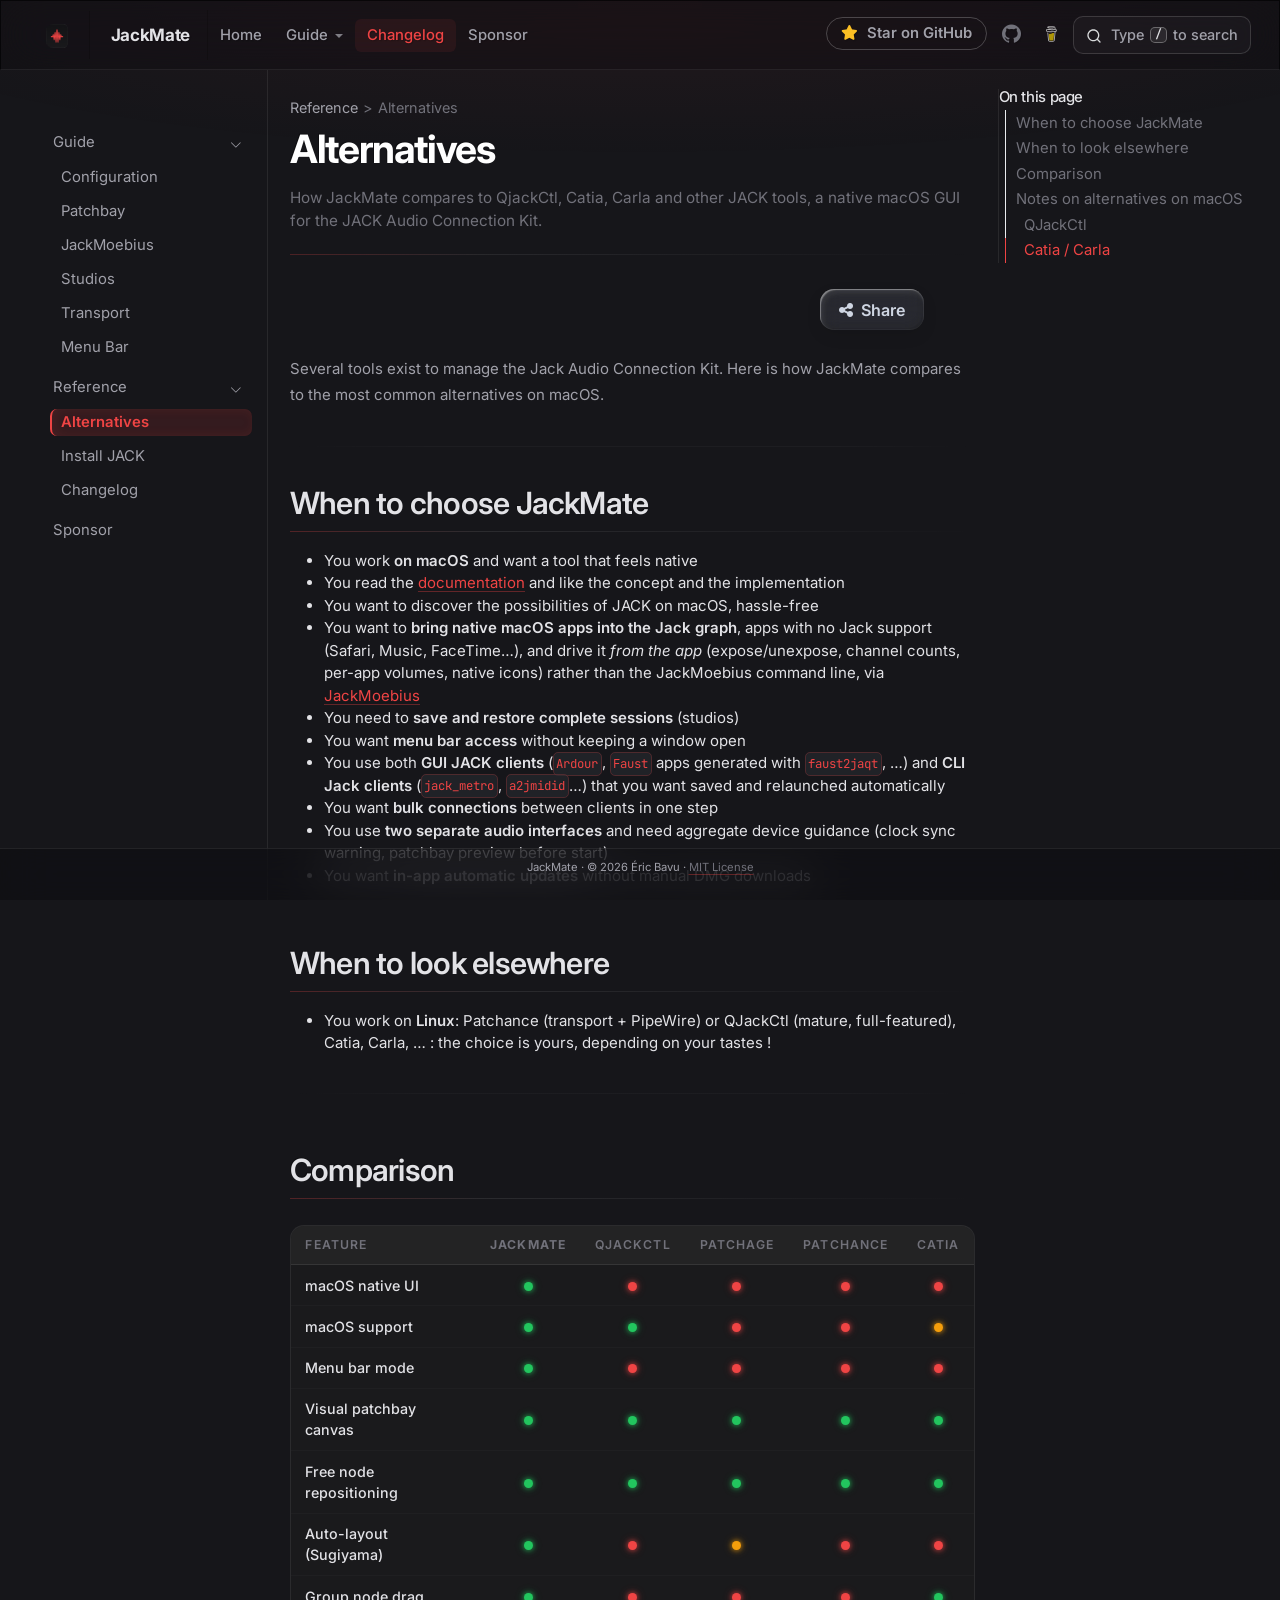
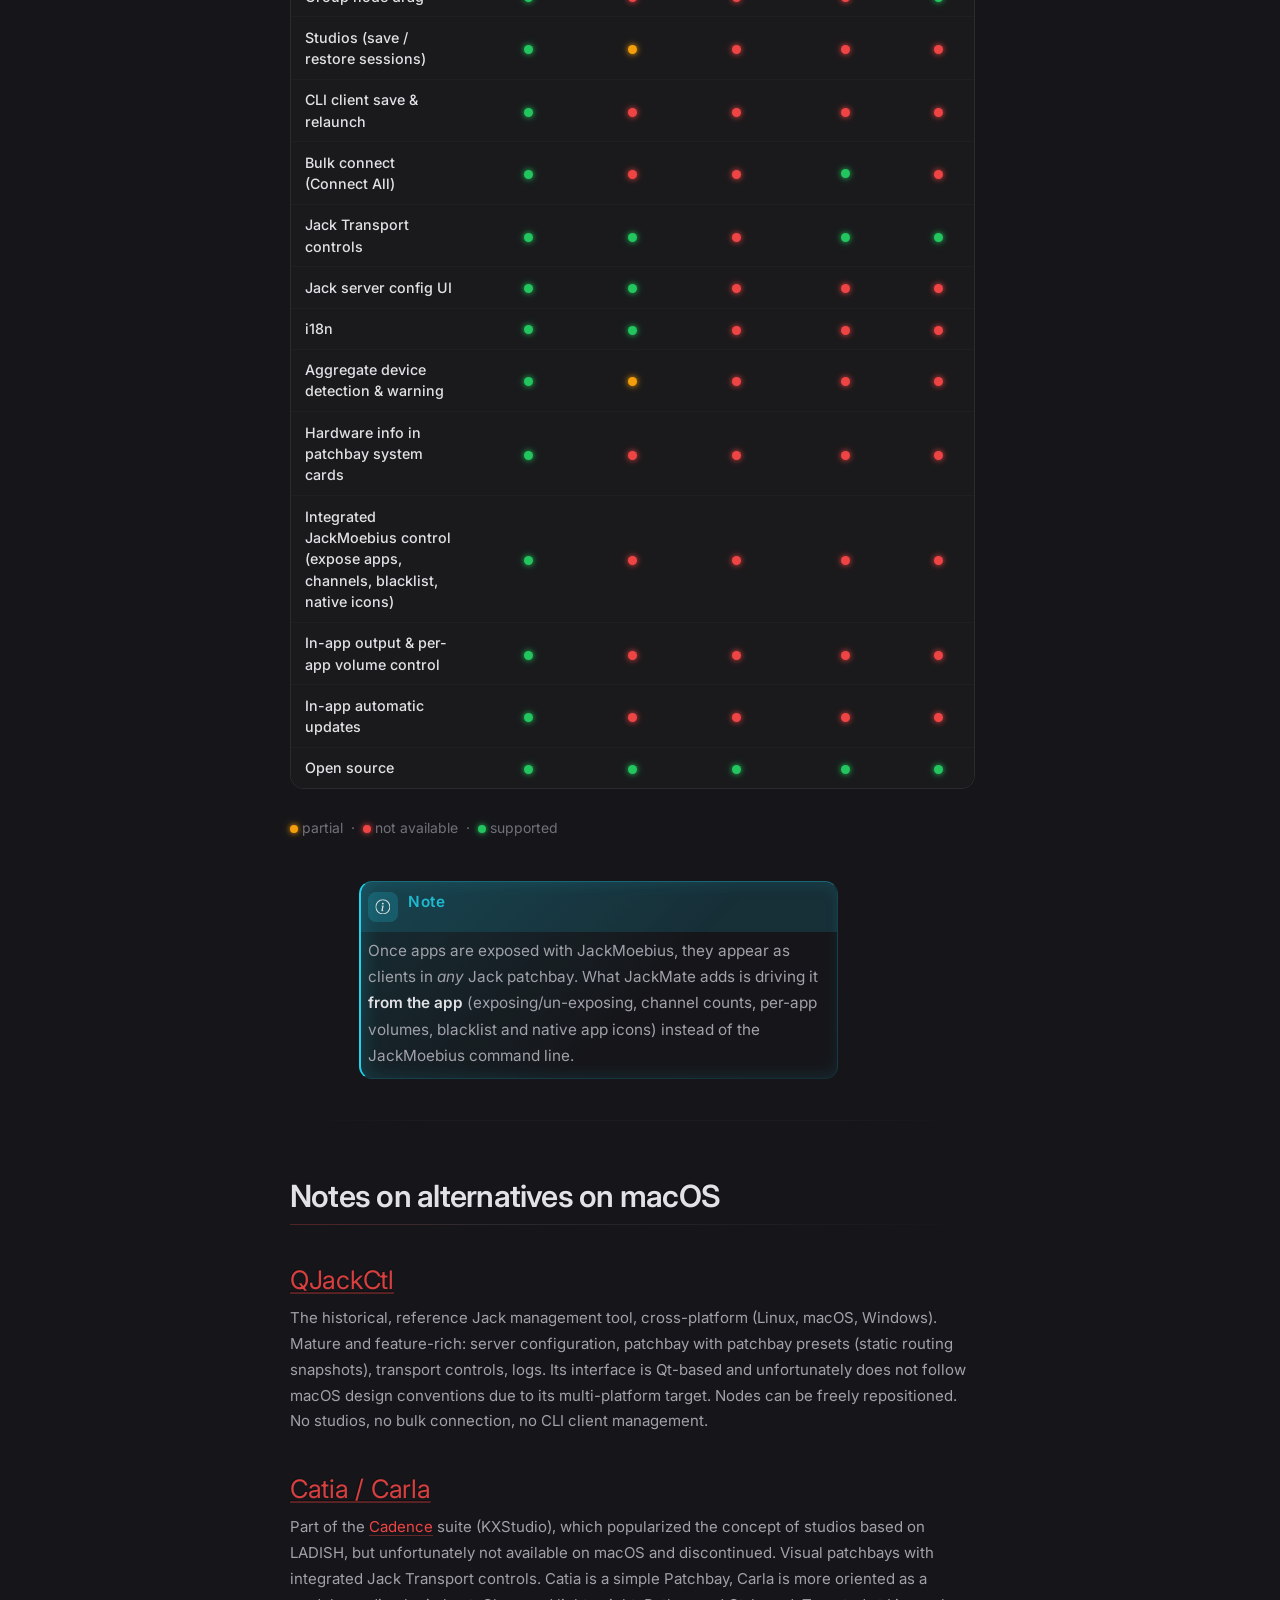
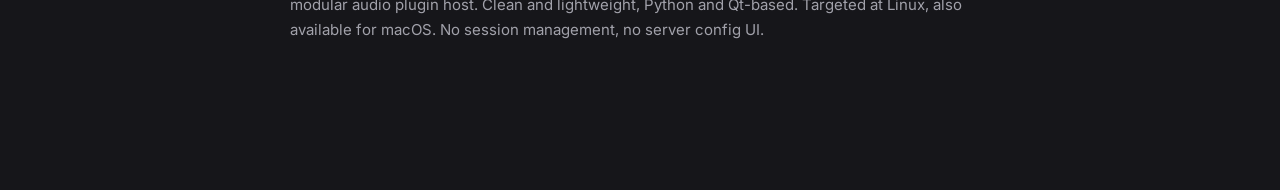
<file: guide/alternatives.html>
<!DOCTYPE html>
<html xmlns="http://www.w3.org/1999/xhtml" lang="en" xml:lang="en"><head>

<meta charset="utf-8">
<meta name="generator" content="quarto-1.10.18">

<meta name="viewport" content="width=device-width, initial-scale=1.0, user-scalable=yes">

<meta name="description" content="How JackMate compares to QjackCtl, Catia, Carla and other JACK tools, a native macOS GUI for the JACK Audio Connection Kit.">

<title>Alternatives – JackMate</title>
<style>
/* Default styles provided by pandoc.
** See https://pandoc.org/MANUAL.html#variables-for-html for config info.
*/
span.smallcaps{font-variant: small-caps;}
div.columns{display: flex; gap: 1.5em;}
div.column{flex: auto;}
@media screen {
div.columns{gap: min(4vw, 1.5em);}
div.column{overflow-x: auto;}
}
div.hanging-indent{margin-left: 1.5em; text-indent: -1.5em;}
ul.task-list{list-style: none;}
ul.task-list li input[type="checkbox"] {
  width: 0.8em;
  margin: 0 0.8em 0.2em -1em; /* quarto-specific, see https://github.com/quarto-dev/quarto-cli/issues/4556 */ 
  vertical-align: middle;
}
</style>


<script src="../site_libs/quarto-nav/quarto-nav.js"></script>
<script src="../site_libs/clipboard/clipboard.min.js"></script>
<script src="../site_libs/quarto-search/autocomplete.umd.js"></script>
<script src="../site_libs/quarto-search/fuse.min.js"></script>
<script src="../site_libs/quarto-search/quarto-search.js"></script>
<meta name="quarto:offset" content="../">
<link href="../assets/icon.png" rel="icon" type="image/png">
<script src="../site_libs/quarto-html/quarto.js" type="module"></script>
<script src="../site_libs/quarto-html/tabsets/tabsets.js" type="module"></script>
<script src="../site_libs/quarto-html/popper.min.js"></script>
<script src="../site_libs/quarto-html/tippy.umd.min.js"></script>
<script src="../site_libs/quarto-html/anchor.min.js"></script>
<link href="../site_libs/quarto-html/tippy.css" rel="stylesheet">
<link href="../site_libs/quarto-html/quarto-syntax-highlighting-dark-b85bc7c33db8c58e0ec93c3465666fed.css" rel="stylesheet" id="quarto-text-highlighting-styles">
<script src="../site_libs/bootstrap/bootstrap.min.js"></script>
<link href="../site_libs/bootstrap/bootstrap-icons.css" rel="stylesheet">
<link href="../site_libs/bootstrap/bootstrap-d56e77fc2d6698478ca21fdffbdde3e4.min.css" rel="stylesheet" append-hash="true" id="quarto-bootstrap" data-mode="dark">
<link href="../site_libs/quarto-contrib/fontawesome6-6.7.2/all.min.css" rel="stylesheet">
<link href="../site_libs/quarto-contrib/fontawesome6-6.7.2/latex-fontsize.css" rel="stylesheet">
<script id="quarto-search-options" type="application/json">{
  "location": "navbar",
  "copy-button": false,
  "collapse-after": 3,
  "panel-placement": "end",
  "type": "overlay",
  "limit": 50,
  "keyboard-shortcut": [
    "f",
    "/",
    "s"
  ],
  "show-item-context": false,
  "language": {
    "search-no-results-text": "No results",
    "search-matching-documents-text": "matching documents",
    "search-copy-link-title": "Copy link to search",
    "search-hide-matches-text": "Hide additional matches",
    "search-more-match-text": "more match in this document",
    "search-more-matches-text": "more matches in this document",
    "search-clear-button-title": "Clear",
    "search-text-placeholder": "",
    "search-detached-cancel-button-title": "Cancel",
    "search-submit-button-title": "Submit",
    "search-label": "Search"
  }
}</script>
<style>html{ scroll-behavior: smooth; }</style>
<!-- Font Awesome (global) — needed for raw <i class="fa-…"> icons in the navbar and pages. -->
<link rel="stylesheet" href="https://cdnjs.cloudflare.com/ajax/libs/font-awesome/6.7.2/css/all.min.css" crossorigin="anonymous" referrerpolicy="no-referrer">


<!-- Icons: iOS home-screen + crisp 32px tab favicon (Quarto emits the main favicon). -->
<link rel="apple-touch-icon" sizes="180x180" href="../assets/apple-touch-icon.png">
<link rel="icon" type="image/png" sizes="192x192" href="../assets/favicon-192x192.png">
<link rel="icon" type="image/png" sizes="32x32" href="../assets/favicon-32x32.png">
<link rel="icon" type="image/png" sizes="16x16" href="../assets/favicon-16x16.png">
<link rel="manifest" href="../assets/site.webmanifest">
<link rel="shortcut icon" href="favicon.ico">


<!-- Structured data (schema.org) — tells search engines this is a free macOS app,
     making it eligible for richer results. -->
<script type="application/ld+json">
{
  "@context": "https://schema.org",
  "@type": "SoftwareApplication",
  "name": "JackMate",
  "operatingSystem": "macOS 15.0+",
  "applicationCategory": "MultimediaApplication",
  "description": "Native macOS app to start, configure and patch the JACK Audio Connection Kit (jackd) — a visual JACK patchbay and server manager for musicians and audio engineers.",
  "image": "https://jackmate.app/assets/og-image.jpg",
  "url": "https://jackmate.app/",
  "downloadUrl": "https://jackmate.app/#download",
  "license": "https://opensource.org/licenses/MIT",
  "isAccessibleForFree": true,
  "offers": {
    "@type": "Offer",
    "price": "0",
    "priceCurrency": "USD"
  },
  "author": {
    "@type": "Person",
    "name": "Éric Bavu"
  }
}
</script>


<link rel="stylesheet" href="../assets/custom.css">
<meta property="og:title" content="Alternatives – JackMate">
<meta property="og:description" content="How JackMate compares to QjackCtl, Catia, Carla and other JACK tools, a native macOS GUI for the JACK Audio Connection Kit.">
<meta property="og:image" content="https://jackmate.app/assets/og-image.jpg">
<meta property="og:site_name" content="JackMate">
<link rel="canonical" href="https://jackmate.app/guide/alternatives.html">
<meta property="og:url" content="https://jackmate.app/guide/alternatives.html">
<meta name="twitter:title" content="Alternatives – JackMate">
<meta name="twitter:description" content="How JackMate compares to QjackCtl, Catia, Carla and other JACK tools, a native macOS GUI for the JACK Audio Connection Kit.">
<meta name="twitter:image" content="https://jackmate.app/assets/og-image.jpg">
<meta name="twitter:card" content="summary_large_image">
</head>

<body class="nav-sidebar floating nav-fixed quarto-light">

<div id="quarto-search-results"></div>
  <header id="quarto-header" class="headroom fixed-top">
    <nav class="navbar navbar-expand-lg " data-bs-theme="dark">
      <div class="navbar-container container-fluid">
      <div class="navbar-brand-container mx-auto">
    <a href="../index.html" class="navbar-brand navbar-brand-logo">
    <img src="../assets/icon.png" alt="JackMate" class="navbar-logo light-content">
    <img src="../assets/icon.png" alt="JackMate" class="navbar-logo dark-content">
    </a>
    <a class="navbar-brand" href="../index.html">
    <span class="navbar-title">JackMate</span>
    </a>
  </div>
            <div id="quarto-search" class="" title="Search"></div>
          <button class="navbar-toggler" type="button" data-bs-toggle="collapse" data-bs-target="#navbarCollapse" aria-controls="navbarCollapse" role="menu" aria-expanded="false" aria-label="Toggle navigation" onclick="if (window.quartoToggleHeadroom) { window.quartoToggleHeadroom(); }">
  <span class="navbar-toggler-icon"></span>
</button>
          <div class="collapse navbar-collapse" id="navbarCollapse">
            <ul class="navbar-nav navbar-nav-scroll me-auto">
  <li class="nav-item">
    <a class="nav-link" href="../index.html"> 
<span class="menu-text">Home</span></a>
  </li>  
  <li class="nav-item dropdown ">
    <a class="nav-link dropdown-toggle" href="#" id="nav-menu-guide" role="link" data-bs-toggle="dropdown" aria-expanded="false">
 <span class="menu-text">Guide</span>
    </a>
    <ul class="dropdown-menu" aria-labelledby="nav-menu-guide">    
        <li>
    <a class="dropdown-item" href="../guide/configuration.html">
 <span class="dropdown-text">Configuration</span></a>
  </li>  
        <li>
    <a class="dropdown-item" href="../guide/patchbay.html">
 <span class="dropdown-text">Patchbay</span></a>
  </li>  
        <li>
    <a class="dropdown-item" href="../guide/jackmoebius.html">
 <span class="dropdown-text">JackMoebius</span></a>
  </li>  
        <li>
    <a class="dropdown-item" href="../guide/studios.html">
 <span class="dropdown-text">Studios</span></a>
  </li>  
        <li>
    <a class="dropdown-item" href="../guide/transport.html">
 <span class="dropdown-text">Transport</span></a>
  </li>  
        <li>
    <a class="dropdown-item" href="../guide/menubar.html">
 <span class="dropdown-text">Menu Bar</span></a>
  </li>  
        <li><hr class="dropdown-divider"></li>
        <li>
    <a class="dropdown-item" href="../guide/alternatives.html">
 <span class="dropdown-text">Alternatives</span></a>
  </li>  
        <li>
    <a class="dropdown-item" href="../install-jack-macos.html">
 <span class="dropdown-text">Install JACK</span></a>
  </li>  
    </ul>
  </li>
  <li class="nav-item">
    <a class="nav-link active" href="../changelog.html" aria-current="page"> 
<span class="menu-text">Changelog</span></a>
  </li>  
  <li class="nav-item">
    <a class="nav-link" href="../sponsor.html"> 
<span class="menu-text">Sponsor</span></a>
  </li>  
</ul>
            <ul class="navbar-nav navbar-nav-scroll ms-auto">
  <li class="nav-item">
    <a class="nav-link" href="https://github.com/zinc75/JackMate"> 
<span class="menu-text"><span class="nav-star"><i class="fa-solid fa-star nav-star-ic" aria-hidden="true"></i> Star on GitHub</span></span></a>
  </li>  
  <li class="nav-item compact">
    <a class="nav-link" href="https://github.com/zinc75/JackMate"> <i class="bi bi-github" role="img">
</i> 
<span class="menu-text"></span></a>
  </li>  
  <li class="nav-item">
    <a class="nav-link" href="https://www.buymeacoffee.com/zinc75"> 
<span class="menu-text"><span class="navbar-bmc-icon" aria-label="Buy me a coffee"></span></span></a>
  </li>  
</ul>
          </div> <!-- /navcollapse -->
            <div class="quarto-navbar-tools">
</div>
      </div> <!-- /container-fluid -->
    </nav>
  <nav class="quarto-secondary-nav">
    <div class="container-fluid d-flex">
      <button type="button" class="quarto-btn-toggle btn" data-bs-toggle="collapse" role="button" data-bs-target=".quarto-sidebar-collapse-item" aria-controls="quarto-sidebar" aria-expanded="false" aria-label="Toggle sidebar navigation" onclick="if (window.quartoToggleHeadroom) { window.quartoToggleHeadroom(); }">
        <i class="bi bi-layout-text-sidebar-reverse"></i>
      </button>
        <nav class="quarto-page-breadcrumbs" aria-label="breadcrumb"><ol class="breadcrumb"><li class="breadcrumb-item"><a href="../guide/alternatives.html">Reference</a></li><li class="breadcrumb-item"><a href="../guide/alternatives.html">Alternatives</a></li></ol></nav>
        <a class="flex-grow-1" role="navigation" data-bs-toggle="collapse" data-bs-target=".quarto-sidebar-collapse-item" aria-controls="quarto-sidebar" aria-expanded="false" aria-label="Toggle sidebar navigation" onclick="if (window.quartoToggleHeadroom) { window.quartoToggleHeadroom(); }">      
        </a>
      <button type="button" class="btn quarto-search-button" aria-label="Search" onclick="window.quartoOpenSearch();">
        <i class="bi bi-search"></i>
      </button>
    </div>
  </nav>
</header>
<!-- content -->
<div id="quarto-content" class="quarto-container page-columns page-rows-contents page-layout-article page-navbar">
<!-- sidebar -->
  <nav id="quarto-sidebar" class="sidebar collapse collapse-horizontal quarto-sidebar-collapse-item sidebar-navigation floating overflow-auto">
        <div class="mt-2 flex-shrink-0 align-items-center">
        <div class="sidebar-search">
        <div id="quarto-search" class="" title="Search"></div>
        </div>
        </div>
    <div class="sidebar-menu-container"> 
    <ul class="list-unstyled mt-1">
        <li class="sidebar-item sidebar-item-section">
      <div class="sidebar-item-container"> 
            <a class="sidebar-item-text sidebar-link text-start" data-bs-toggle="collapse" data-bs-target="#quarto-sidebar-section-1" role="navigation" aria-expanded="true">
 <span class="menu-text">Guide</span></a>
          <a class="sidebar-item-toggle text-start" data-bs-toggle="collapse" data-bs-target="#quarto-sidebar-section-1" role="navigation" aria-expanded="true" aria-label="Toggle section">
            <i class="bi bi-chevron-right ms-2"></i>
          </a> 
      </div>
      <ul id="quarto-sidebar-section-1" class="collapse list-unstyled sidebar-section depth1 show">  
          <li class="sidebar-item">
  <div class="sidebar-item-container"> 
  <a href="../guide/configuration.html" class="sidebar-item-text sidebar-link">
 <span class="menu-text">Configuration</span></a>
  </div>
</li>
          <li class="sidebar-item">
  <div class="sidebar-item-container"> 
  <a href="../guide/patchbay.html" class="sidebar-item-text sidebar-link">
 <span class="menu-text">Patchbay</span></a>
  </div>
</li>
          <li class="sidebar-item">
  <div class="sidebar-item-container"> 
  <a href="../guide/jackmoebius.html" class="sidebar-item-text sidebar-link">
 <span class="menu-text">JackMoebius</span></a>
  </div>
</li>
          <li class="sidebar-item">
  <div class="sidebar-item-container"> 
  <a href="../guide/studios.html" class="sidebar-item-text sidebar-link">
 <span class="menu-text">Studios</span></a>
  </div>
</li>
          <li class="sidebar-item">
  <div class="sidebar-item-container"> 
  <a href="../guide/transport.html" class="sidebar-item-text sidebar-link">
 <span class="menu-text">Transport</span></a>
  </div>
</li>
          <li class="sidebar-item">
  <div class="sidebar-item-container"> 
  <a href="../guide/menubar.html" class="sidebar-item-text sidebar-link">
 <span class="menu-text">Menu Bar</span></a>
  </div>
</li>
      </ul>
  </li>
        <li class="sidebar-item sidebar-item-section">
      <div class="sidebar-item-container"> 
            <a class="sidebar-item-text sidebar-link text-start" data-bs-toggle="collapse" data-bs-target="#quarto-sidebar-section-2" role="navigation" aria-expanded="true">
 <span class="menu-text">Reference</span></a>
          <a class="sidebar-item-toggle text-start" data-bs-toggle="collapse" data-bs-target="#quarto-sidebar-section-2" role="navigation" aria-expanded="true" aria-label="Toggle section">
            <i class="bi bi-chevron-right ms-2"></i>
          </a> 
      </div>
      <ul id="quarto-sidebar-section-2" class="collapse list-unstyled sidebar-section depth1 show">  
          <li class="sidebar-item">
  <div class="sidebar-item-container"> 
  <a href="../guide/alternatives.html" class="sidebar-item-text sidebar-link active">
 <span class="menu-text">Alternatives</span></a>
  </div>
</li>
          <li class="sidebar-item">
  <div class="sidebar-item-container"> 
  <a href="../install-jack-macos.html" class="sidebar-item-text sidebar-link">
 <span class="menu-text">Install JACK</span></a>
  </div>
</li>
          <li class="sidebar-item">
  <div class="sidebar-item-container"> 
  <a href="../changelog.html" class="sidebar-item-text sidebar-link">
 <span class="menu-text">Changelog</span></a>
  </div>
</li>
      </ul>
  </li>
        <li class="sidebar-item">
  <div class="sidebar-item-container"> 
  <a href="../sponsor.html" class="sidebar-item-text sidebar-link">
 <span class="menu-text">Sponsor</span></a>
  </div>
</li>
    </ul>
    </div>
</nav>
<div id="quarto-sidebar-glass" class="quarto-sidebar-collapse-item" data-bs-toggle="collapse" data-bs-target=".quarto-sidebar-collapse-item"></div>
<!-- margin-sidebar -->
    <div id="quarto-margin-sidebar" class="sidebar margin-sidebar">
        <nav id="TOC" role="doc-toc" class="toc-active">
    <h2 id="toc-title">On this page</h2>
   
  <ul>
  <li><a href="#when-to-choose-jackmate" id="toc-when-to-choose-jackmate" class="nav-link active" data-scroll-target="#when-to-choose-jackmate">When to choose JackMate</a></li>
  <li><a href="#when-to-look-elsewhere" id="toc-when-to-look-elsewhere" class="nav-link" data-scroll-target="#when-to-look-elsewhere">When to look elsewhere</a></li>
  <li><a href="#comparison" id="toc-comparison" class="nav-link" data-scroll-target="#comparison">Comparison</a></li>
  <li><a href="#notes-on-alternatives-on-macos" id="toc-notes-on-alternatives-on-macos" class="nav-link" data-scroll-target="#notes-on-alternatives-on-macos">Notes on alternatives on macOS</a>
  <ul class="collapse">
  <li><a href="#qjackctl" id="toc-qjackctl" class="nav-link" data-scroll-target="#qjackctl">QJackCtl</a></li>
  <li><a href="#catia-carla" id="toc-catia-carla" class="nav-link" data-scroll-target="#catia-carla">Catia / Carla</a></li>
  </ul></li>
  </ul>
</nav>
    </div>
<!-- main -->
<main class="content" id="quarto-document-content">

<header id="title-block-header" class="quarto-title-block default"><nav class="quarto-page-breadcrumbs quarto-title-breadcrumbs d-none d-lg-block" aria-label="breadcrumb"><ol class="breadcrumb"><li class="breadcrumb-item"><a href="../guide/alternatives.html">Reference</a></li><li class="breadcrumb-item"><a href="../guide/alternatives.html">Alternatives</a></li></ol></nav>
<div class="quarto-title">
<h1 class="title">Alternatives</h1>
</div>

<div>
  <div class="description">
    How JackMate compares to QjackCtl, Catia, Carla and other JACK tools, a native macOS GUI for the JACK Audio Connection Kit.
  </div>
</div>


<div class="quarto-title-meta">

    
  
    
  </div>
  


</header>


<p>Several tools exist to manage the Jack Audio Connection Kit. Here is how JackMate compares to the most common alternatives on macOS.</p>
<hr>
<section id="when-to-choose-jackmate" class="level2">
<h2 class="anchored" data-anchor-id="when-to-choose-jackmate">When to choose JackMate</h2>
<ul>
<li>You work <strong>on macOS</strong> and want a tool that feels native</li>
<li>You read the <a href="https://jackmate.app/">documentation</a> and like the concept and the implementation</li>
<li>You want to discover the possibilities of JACK on macOS, hassle-free</li>
<li>You want to <strong>bring native macOS apps into the Jack graph</strong>, apps with no Jack support (Safari, Music, FaceTime…), and drive it <em>from the app</em> (expose/unexpose, channel counts, per-app volumes, native icons) rather than the JackMoebius command line, via <a href="../guide/jackmoebius.html">JackMoebius</a></li>
<li>You need to <strong>save and restore complete sessions</strong> (studios)</li>
<li>You want <strong>menu bar access</strong> without keeping a window open</li>
<li>You use both <strong>GUI JACK clients</strong> (<code>Ardour</code>, <code>Faust</code> apps generated with <code>faust2jaqt</code>, …) and <strong>CLI Jack clients</strong> (<code>jack_metro</code>, <code>a2jmidid</code>…) that you want saved and relaunched automatically</li>
<li>You want <strong>bulk connections</strong> between clients in one step</li>
<li>You use <strong>two separate audio interfaces</strong> and need aggregate device guidance (clock sync warning, patchbay preview before start)</li>
<li>You want <strong>in-app automatic updates</strong> without manual DMG downloads</li>
</ul>
</section>
<section id="when-to-look-elsewhere" class="level2">
<h2 class="anchored" data-anchor-id="when-to-look-elsewhere">When to look elsewhere</h2>
<ul>
<li>You work on <strong>Linux</strong>: Patchance (transport + PipeWire) or QJackCtl (mature, full-featured), Catia, Carla, … : the choice is yours, depending on your tastes !</li>
</ul>
<hr>
</section>
<section id="comparison" class="level2">
<h2 class="anchored" data-anchor-id="comparison">Comparison</h2>
<style>
.alt-table {
  width: 100%;
  border-collapse: collapse;
  font-size: 0.84rem;
  background: var(--jm-bg);
}
.alt-table th {
  background: rgba(255,255,255,0.04);
  color: var(--jm-muted);
  font-size: 0.7rem;
  font-weight: 600;
  letter-spacing: 0.09em;
  text-transform: uppercase;
  padding: 0.6rem 0.9rem;
  border-bottom: 1px solid var(--jm-border-med);
  border-top: none;
  text-align: center;
}
.alt-table th:first-child { text-align: left; }
.alt-table td {
  padding: 0.52rem 0.9rem;
  border-top: 1px solid var(--jm-border);
  color: var(--jm-text-dim);
  text-align: center;
  vertical-align: middle;
  background: var(--jm-bg);
}
.alt-table tbody tr:first-child td { border-top: none; }
.alt-table td:first-child {
  text-align: left;
  font-weight: 500;
  color: var(--jm-text);
}
.alt-table tbody tr:hover td { background: rgba(255,255,255,0.025); }
.alt-table .col-jm { color: var(--jm-red); font-weight: 700; }
.alt-table .na { color: var(--jm-muted); font-size: 0.85rem; }
.alt-cell { display: inline-flex; align-items: center; gap: 0.45rem; }
</style>

<div class="alt-table-wrap">

<table class="alt-table caption-top table">
<thead>
<tr class="header">
<th data-quarto-table-cell-role="th">Feature</th>
<th class="col-jm" data-quarto-table-cell-role="th">JackMate</th>
<th data-quarto-table-cell-role="th">QJackCtl</th>
<th data-quarto-table-cell-role="th">Patchage</th>
<th data-quarto-table-cell-role="th">Patchance</th>
<th data-quarto-table-cell-role="th">Catia</th>
</tr>
</thead>
<tbody>
<tr class="odd">
<td>macOS native UI</td>
<td><span class="led led-green"></span></td>
<td><span class="alt-cell"><span class="led led-red"></span></span></td>
<td><span class="led led-red"></span></td>
<td><span class="led led-red"></span></td>
<td><span class="led led-red"></span></td>
</tr>
<tr class="even">
<td>macOS support</td>
<td><span class="alt-cell"><span class="led led-green"></span> </span></td>
<td><span class="alt-cell"><span class="led led-green"></span> </span></td>
<td><span class="led led-red"></span></td>
<td><span class="alt-cell"><span class="led led-red"></span> </span></td>
<td><span class="alt-cell"><span class="led led-amber"></span> </span></td>
</tr>
<tr class="odd">
<td>Menu bar mode</td>
<td><span class="led led-green"></span></td>
<td><span class="led led-red"></span></td>
<td><span class="led led-red"></span></td>
<td><span class="led led-red"></span></td>
<td><span class="led led-red"></span></td>
</tr>
<tr class="even">
<td>Visual patchbay canvas</td>
<td><span class="led led-green"></span></td>
<td><span class="led led-green"></span></td>
<td><span class="led led-green"></span></td>
<td><span class="led led-green"></span></td>
<td><span class="led led-green"></span></td>
</tr>
<tr class="odd">
<td>Free node repositioning</td>
<td><span class="led led-green"></span></td>
<td><span class="led led-green"></span></td>
<td><span class="led led-green"></span></td>
<td><span class="led led-green"></span></td>
<td><span class="led led-green"></span></td>
</tr>
<tr class="even">
<td>Auto-layout (Sugiyama)</td>
<td><span class="led led-green"></span></td>
<td><span class="led led-red"></span></td>
<td><span class="led led-amber"></span></td>
<td><span class="led led-red"></span></td>
<td><span class="led led-red"></span></td>
</tr>
<tr class="odd">
<td>Group node drag</td>
<td><span class="led led-green"></span></td>
<td><span class="led led-red"></span></td>
<td><span class="led led-red"></span></td>
<td><span class="led led-red"></span></td>
<td><span class="led led-green"></span></td>
</tr>
<tr class="even">
<td>Studios (save / restore sessions)</td>
<td><span class="led led-green"></span></td>
<td><span class="led led-amber"></span></td>
<td><span class="led led-red"></span></td>
<td><span class="led led-red"></span></td>
<td><span class="led led-red"></span></td>
</tr>
<tr class="odd">
<td>CLI client save &amp; relaunch</td>
<td><span class="led led-green"></span></td>
<td><span class="led led-red"></span></td>
<td><span class="led led-red"></span></td>
<td><span class="led led-red"></span></td>
<td><span class="led led-red"></span></td>
</tr>
<tr class="even">
<td>Bulk connect (Connect All)</td>
<td><span class="led led-green"></span></td>
<td><span class="led led-red"></span></td>
<td><span class="led led-red"></span></td>
<td><span class="alt-cell"><span class="led led-green"></span></span></td>
<td><span class="led led-red"></span></td>
</tr>
<tr class="odd">
<td>Jack Transport controls</td>
<td><span class="led led-green"></span></td>
<td><span class="led led-green"></span></td>
<td><span class="led led-red"></span></td>
<td><span class="led led-green"></span></td>
<td><span class="led led-green"></span></td>
</tr>
<tr class="even">
<td>Jack server config UI</td>
<td><span class="led led-green"></span></td>
<td><span class="led led-green"></span></td>
<td><span class="led led-red"></span></td>
<td><span class="led led-red"></span></td>
<td><span class="led led-red"></span></td>
</tr>
<tr class="odd">
<td>i18n</td>
<td><span class="alt-cell"><span class="led led-green"></span></span></td>
<td><span class="led led-green"></span></td>
<td><span class="led led-red"></span></td>
<td><span class="led led-red"></span></td>
<td><span class="led led-red"></span></td>
</tr>
<tr class="even">
<td>Aggregate device detection &amp; warning</td>
<td><span class="led led-green"></span></td>
<td><span class="led led-amber"></span></td>
<td><span class="led led-red"></span></td>
<td><span class="led led-red"></span></td>
<td><span class="led led-red"></span></td>
</tr>
<tr class="odd">
<td>Hardware info in patchbay system cards</td>
<td><span class="led led-green"></span></td>
<td><span class="led led-red"></span></td>
<td><span class="led led-red"></span></td>
<td><span class="led led-red"></span></td>
<td><span class="led led-red"></span></td>
</tr>
<tr class="even">
<td>Integrated JackMoebius control (expose apps, channels, blacklist, native icons)</td>
<td><span class="led led-green"></span></td>
<td><span class="led led-red"></span></td>
<td><span class="led led-red"></span></td>
<td><span class="led led-red"></span></td>
<td><span class="led led-red"></span></td>
</tr>
<tr class="odd">
<td>In-app output &amp; per-app volume control</td>
<td><span class="led led-green"></span></td>
<td><span class="led led-red"></span></td>
<td><span class="led led-red"></span></td>
<td><span class="led led-red"></span></td>
<td><span class="led led-red"></span></td>
</tr>
<tr class="even">
<td>In-app automatic updates</td>
<td><span class="led led-green"></span></td>
<td><span class="led led-red"></span></td>
<td><span class="led led-red"></span></td>
<td><span class="led led-red"></span></td>
<td><span class="led led-red"></span></td>
</tr>
<tr class="odd">
<td>Open source</td>
<td><span class="led led-green"></span></td>
<td><span class="led led-green"></span></td>
<td><span class="led led-green"></span></td>
<td><span class="led led-green"></span></td>
<td><span class="led led-green"></span></td>
</tr>
</tbody>
</table>

</div>
<p><span style="font-size:0.82rem; color:var(--jm-muted);"> <span class="led led-amber" style="display:inline-block;width:8px;height:8px;border-radius:50%;vertical-align:middle;"></span> partial &nbsp;·&nbsp; <span class="led led-red" style="display:inline-block;width:8px;height:8px;border-radius:50%;vertical-align:middle;"></span> not available &nbsp;·&nbsp; <span class="led led-green" style="display:inline-block;width:8px;height:8px;border-radius:50%;vertical-align:middle;"></span> supported </span></p>
<div class="callout callout-style-default callout-note callout-titled">
<div class="callout-header d-flex align-content-center">
<div class="callout-icon-container">
<i class="callout-icon"></i>
</div>
<div class="callout-title-container flex-fill">
Note
</div>
</div>
<div class="callout-body-container callout-body">
<p>Once apps are exposed with JackMoebius, they appear as clients in <em>any</em> Jack patchbay. What JackMate adds is driving it <strong>from the app</strong> (exposing/un-exposing, channel counts, per-app volumes, blacklist and native app icons) instead of the JackMoebius command line.</p>
</div>
</div>
<hr>
</section>
<section id="notes-on-alternatives-on-macos" class="level2">
<h2 class="anchored" data-anchor-id="notes-on-alternatives-on-macos">Notes on alternatives on macOS</h2>
<section id="qjackctl" class="level3">
<h3 class="anchored" data-anchor-id="qjackctl"><a href="https://qjackctl.sourceforge.io">QJackCtl</a></h3>
<p>The historical, reference Jack management tool, cross-platform (Linux, macOS, Windows). Mature and feature-rich: server configuration, patchbay with patchbay presets (static routing snapshots), transport controls, logs. Its interface is Qt-based and unfortunately does not follow macOS design conventions due to its multi-platform target. Nodes can be freely repositioned. No studios, no bulk connection, no CLI client management.</p>
</section>
<section id="catia-carla" class="level3">
<h3 class="anchored" data-anchor-id="catia-carla"><a href="https://kx.studio/Applications:Catia">Catia / Carla</a></h3>
<p>Part of the <a href="https://kx.studio/Applications:Cadence">Cadence</a> suite (KXStudio), which popularized the concept of studios based on LADISH, but unfortunately not available on macOS and discontinued. Visual patchbays with integrated Jack Transport controls. Catia is a simple Patchbay, Carla is more oriented as a modular audio plugin host. Clean and lightweight, Python and Qt-based. Targeted at Linux, also available for macOS. No session management, no server config UI.</p>
<div style="display:none;height:0;overflow:hidden;" aria-hidden="true">
<p><i class="fa-solid fa-check" aria-label="check"></i></p>
</div>


</section>
</section>

<a onclick="window.scrollTo(0, 0); return false;" role="button" id="quarto-back-to-top"><i class="bi bi-arrow-up"></i> Back to top</a></main> <!-- /main -->
<script>
(function () {
  // Open all BMAC links in a new tab
  document.querySelectorAll('a[href*="buymeacoffee.com"]').forEach(function (a) {
    a.target = '_blank';
    a.rel = 'noopener noreferrer';
  });

  // ── Platform detection ──────────────────────────────
  var ua = navigator.userAgent;
  var isIOS     = /iPhone|iPad|iPod/.test(ua) || (navigator.platform === 'MacIntel' && navigator.maxTouchPoints > 1);
  var isAndroid = /Android/.test(ua);
  window._dmPlatform = isIOS || isAndroid ? 'mobile'
                     : /Macintosh|Mac OS X/.test(ua)  ? 'mac'
                     : 'other'; // Windows, Linux, etc.

  // ── Helper: open / close any overlay ───────────────
  function openOverlay(id)  { var el = document.getElementById(id); if (el) el.classList.add('is-open'); }
  function closeOverlay(id) { var el = document.getElementById(id); if (el) el.classList.remove('is-open'); }
  function closeAll() {
    ['download-modal', 'dm-confirm-modal', 'dm-mobile-modal'].forEach(closeOverlay);
  }

  // Close on overlay click or Escape
  ['download-modal', 'dm-confirm-modal', 'dm-mobile-modal'].forEach(function (id) {
    var el = document.getElementById(id);
    el?.addEventListener('click', function (e) { if (e.target === el) closeOverlay(id); });
  });
  document.addEventListener('keydown', function (e) { if (e.key === 'Escape') closeAll(); });

  // ── Install modal close button ─────────────────────
  document.getElementById('modal-close-bottom')?.addEventListener('click', function () { closeOverlay('download-modal'); });

  // ── Confirm modal (Windows/Linux) ──────────────────
  document.getElementById('dm-confirm-cancel')?.addEventListener('click', function () { closeOverlay('dm-confirm-modal'); });
  document.getElementById('dm-confirm-ok')?.addEventListener('click', function () {
    closeOverlay('dm-confirm-modal');
    // Trigger download then show the install modal
    var url = document.getElementById('download-btn')?.href;
    if (url) window.location.href = url;
    setTimeout(function () { openOverlay('download-modal'); }, 300);
  });

  // ── Mobile modal ────────────────────────────────────
  document.getElementById('dm-mobile-ok')?.addEventListener('click', function () { closeOverlay('dm-mobile-modal'); });
})();

function openDownloadModal(e) {
  var platform = window._dmPlatform || 'mac';
  if (platform === 'mobile') {
    e.preventDefault();
    document.getElementById('dm-mobile-modal')?.classList.add('is-open');
  } else if (platform === 'other') {
    e.preventDefault();
    document.getElementById('dm-confirm-modal')?.classList.add('is-open');
  } else {
    // macOS: download proceeds normally, show the install modal
    document.getElementById('download-modal')?.classList.add('is-open');
  }
}
</script>

<script>
// Deep link: opening a page at /#download (e.g. from the GitHub README download
// link) replays a real click on the hero download button — so it reuses the same
// versioned .dmg URL and the same platform-aware modal as a manual click, with
// no version to keep in sync anywhere else. No-op on pages without the button.
(function () {
  function downloadFromHash() {
    if (location.hash !== '#download') return;
    var btn = document.getElementById('download-btn');
    if (!btn) return;
    btn.click();
    // Clear the hash so a refresh doesn't re-trigger the download.
    history.replaceState(null, '', location.pathname + location.search);
  }
  if (document.readyState === 'loading') document.addEventListener('DOMContentLoaded', downloadFromHash);
  else downloadFromHash();
  window.addEventListener('hashchange', downloadFromHash);
})();
</script>

<!-- Social share widget — morphing liquid-glass "Share" card, injected below the title
     block (before content) on every page except changelog / license. -->
<template id="jm-share-tpl">
  <div class="jm-share-wrap">
    <div class="jm-share-pop">
      <button type="button" class="jm-share-toggle" onclick="jmToggleShare(event)" aria-expanded="false" aria-label="Share JackMate">
        <i class="fa-solid fa-share-nodes"></i><span>Share</span>
      </button>
      <div class="jm-share-card" role="dialog" aria-label="Share JackMate">
        <button type="button" class="jm-share-card-x" onclick="jmCloseShare()" aria-label="Close">×</button>
        <div class="dm-header">
          <div class="dm-header-icon icon-bg-violet"><i class="fa-solid fa-share-nodes"></i></div>
          <div>
            <h2 class="dm-title">Share</h2>
            <p class="dm-intro">Thanks for spreading the word!</p>
          </div>
        </div>
        <div class="jm-share-icons">
          <a class="jm-pop-ic x" href="https://twitter.com/intent/tweet?text=JackMate%20%E2%80%94%20a%20native%20JACK%20manager%20and%20patchbay%20for%20macOS&amp;url=https%3A%2F%2Fjackmate.app%2F" target="_blank" rel="noopener" aria-label="Share on X"><i class="fa-brands fa-x-twitter"></i></a>
          <a class="jm-pop-ic bsky" href="https://bsky.app/intent/compose?text=JackMate%20%E2%80%94%20a%20native%20JACK%20manager%20and%20patchbay%20for%20macOS%20https%3A%2F%2Fjackmate.app%2F" target="_blank" rel="noopener" aria-label="Share on Bluesky"><i class="fa-brands fa-bluesky"></i></a>
          <a class="jm-pop-ic masto" href="#" onclick="jmShareMastodon(event)" aria-label="Share on Mastodon"><i class="fa-brands fa-mastodon"></i></a>
          <a class="jm-pop-ic reddit" href="https://www.reddit.com/submit?url=https%3A%2F%2Fjackmate.app%2F&amp;title=JackMate%20%E2%80%94%20a%20native%20JACK%20manager%20and%20patchbay%20for%20macOS" target="_blank" rel="noopener" aria-label="Share on Reddit"><i class="fa-brands fa-reddit-alien"></i></a>
          <a class="jm-pop-ic hn" href="https://news.ycombinator.com/submitlink?u=https%3A%2F%2Fjackmate.app%2F&amp;t=JackMate%20%E2%80%94%20a%20native%20JACK%20manager%20and%20patchbay%20for%20macOS" target="_blank" rel="noopener" aria-label="Share on Hacker News"><i class="fa-brands fa-hacker-news"></i></a>
          <a class="jm-pop-ic mail" href="mailto:?subject=JackMate%20%E2%80%94%20a%20native%20JACK%20manager%20and%20patchbay%20for%20macOS&amp;body=Thought%20you%27d%20like%20this%3A%20https%3A%2F%2Fjackmate.app%2F" aria-label="Share by email"><i class="fa-solid fa-envelope"></i></a>
        </div>
      </div>
    </div>
  </div>
</template>
<script>
(function () {
  window.jmShareMastodon = function (e) {
    e.preventDefault();
    var inst = prompt("Your Mastodon instance (e.g. mastodon.social):");
    if (!inst) return;
    inst = inst.trim().replace(/^https?:\/\//, "").replace(/\/+$/, "");
    if (!inst) return;
    var msg = "JackMate — a native JACK manager and patchbay for macOS https://jackmate.app/";
    window.open("https://" + inst + "/share?text=" + encodeURIComponent(msg), "_blank", "noopener");
  };
  window.jmToggleShare = function (e) {
    e.preventDefault(); e.stopPropagation();
    var pop = e.currentTarget.closest('.jm-share-pop');
    if (!pop) return;
    var open = pop.classList.toggle('is-open');
    pop.querySelector('.jm-share-toggle')?.setAttribute('aria-expanded', open ? 'true' : 'false');
  };
  window.jmCloseShare = function () {
    document.querySelectorAll('.jm-share-pop.is-open').forEach(function (pop) {
      pop.classList.remove('is-open');
      pop.querySelector('.jm-share-toggle')?.setAttribute('aria-expanded', 'false');
    });
  };
  document.addEventListener('click', function (e) {
    document.querySelectorAll('.jm-share-pop.is-open').forEach(function (pop) {
      if (!pop.contains(e.target)) {
        pop.classList.remove('is-open');
        pop.querySelector('.jm-share-toggle')?.setAttribute('aria-expanded', 'false');
      }
    });
  });
  document.addEventListener('keydown', function (e) { if (e.key === 'Escape') window.jmCloseShare(); });

  function inject() {
    var EXCLUDE = ['changelog.html', 'license.html'];
    if (EXCLUDE.some(function (p) { return location.pathname.endsWith(p); })) return;
    if (document.querySelector('.jm-share-wrap')) return;           // already present
    var tpl = document.getElementById('jm-share-tpl');
    var main = document.querySelector('main.content') || document.querySelector('main');
    if (!tpl || !main) return;
    var node = tpl.content.firstElementChild.cloneNode(true);
    var row = document.querySelector('.compat-row');
    var header = document.getElementById('title-block-header');
    if (row) row.appendChild(node);                               // home: same line as the compatibility bar
    else if (header) header.insertAdjacentElement('afterend', node);   // below the title + description
    else main.insertAdjacentElement('afterbegin', node);          // fallback: top of main
  }
  if (document.readyState === 'loading') document.addEventListener('DOMContentLoaded', inject);
  else inject();
})();
</script>

<!-- Navbar search: turn the bare magnifier into a GitHub-style "Type / to search" hint.
     Quarto injects the button at runtime with an empty placeholder, so we fill it once it
     appears (the `/` and `f` shortcuts are Quarto defaults; this only makes them discoverable). -->
<script>
(function () {
  function decorate() {
    var ph = document.querySelector('#quarto-search .aa-DetachedSearchButtonPlaceholder');
    if (!ph) return false;
    if (ph.dataset.jmHint) return true;
    ph.dataset.jmHint = '1';
    ph.innerHTML = 'Type <kbd class="jm-search-kbd">/</kbd> to search';
    ph.style.display = '';   // Quarto hides it while empty; show it now that it has content
    return true;
  }
  if (!decorate()) {
    var tries = 0;
    var iv = setInterval(function () { if (decorate() || ++tries > 50) clearInterval(iv); }, 100);
  }
})();
</script>
<script id="quarto-html-after-body" type="application/javascript">
  window.document.addEventListener("DOMContentLoaded", function (event) {
    const icon = "";
    const anchorJS = new window.AnchorJS();
    anchorJS.options = {
      placement: 'right',
      icon: icon
    };
    anchorJS.add('.anchored');
    const isCodeAnnotation = (el) => {
      for (const clz of el.classList) {
        if (clz.startsWith('code-annotation-')) {                     
          return true;
        }
      }
      return false;
    }
    const onCopySuccess = function(e) {
      // button target
      const button = e.trigger;
      // don't keep focus
      button.blur();
      // flash "checked"
      button.classList.add('code-copy-button-checked');
      var currentTitle = button.getAttribute("title");
      button.setAttribute("title", "Copied!");
      let tooltip;
      if (window.bootstrap) {
        button.setAttribute("data-bs-toggle", "tooltip");
        button.setAttribute("data-bs-placement", "left");
        button.setAttribute("data-bs-title", "Copied!");
        tooltip = new bootstrap.Tooltip(button, 
          { trigger: "manual", 
            customClass: "code-copy-button-tooltip",
            offset: [0, -8]});
        tooltip.show();    
      }
      setTimeout(function() {
        if (tooltip) {
          tooltip.hide();
          button.removeAttribute("data-bs-title");
          button.removeAttribute("data-bs-toggle");
          button.removeAttribute("data-bs-placement");
        }
        button.setAttribute("title", currentTitle);
        button.classList.remove('code-copy-button-checked');
      }, 1000);
      // clear code selection
      e.clearSelection();
    }
    const getTextToCopy = function(trigger) {
      const outerScaffold = trigger.parentElement.cloneNode(true);
      const codeEl = outerScaffold.querySelector('code');
      for (const childEl of codeEl.children) {
        if (isCodeAnnotation(childEl)) {
          childEl.remove();
        }
      }
      return codeEl.innerText;
    }
    const clipboard = new window.ClipboardJS('.code-copy-button:not([data-in-quarto-modal])', {
      text: getTextToCopy
    });
    clipboard.on('success', onCopySuccess);
    if (window.document.getElementById('quarto-embedded-source-code-modal')) {
      const clipboardModal = new window.ClipboardJS('.code-copy-button[data-in-quarto-modal]', {
        text: getTextToCopy,
        container: window.document.getElementById('quarto-embedded-source-code-modal')
      });
      clipboardModal.on('success', onCopySuccess);
    }
      var localhostRegex = new RegExp(/^(?:http|https):\/\/localhost\:?[0-9]*\//);
      var mailtoRegex = new RegExp(/^mailto:/);
        var filterRegex = new RegExp("https:\/\/jackmate\.app");
      var isInternal = (href) => {
          return filterRegex.test(href) || localhostRegex.test(href) || mailtoRegex.test(href);
      }
      // Inspect non-navigation links and adorn them if external
     var links = window.document.querySelectorAll('a[href]:not(.nav-link):not(.navbar-brand):not(.toc-action):not(.sidebar-link):not(.sidebar-item-toggle):not(.pagination-link):not(.no-external):not([aria-hidden]):not(.dropdown-item):not(.quarto-navigation-tool):not(.about-link)');
      for (var i=0; i<links.length; i++) {
        const link = links[i];
        if (!isInternal(link.href)) {
          // undo the damage that might have been done by quarto-nav.js in the case of
          // links that we want to consider external
          if (link.dataset.originalHref !== undefined) {
            link.href = link.dataset.originalHref;
          }
        }
      }
    function tippyHover(el, contentFn, onTriggerFn, onUntriggerFn) {
      const config = {
        allowHTML: true,
        maxWidth: 500,
        delay: 100,
        arrow: false,
        appendTo: function(el) {
            return el.parentElement;
        },
        interactive: true,
        interactiveBorder: 10,
        theme: 'quarto',
        placement: 'bottom-start',
      };
      if (contentFn) {
        config.content = contentFn;
      }
      if (onTriggerFn) {
        config.onTrigger = onTriggerFn;
      }
      if (onUntriggerFn) {
        config.onUntrigger = onUntriggerFn;
      }
      window.tippy(el, config); 
    }
    const noterefs = window.document.querySelectorAll('a[role="doc-noteref"]');
    for (var i=0; i<noterefs.length; i++) {
      const ref = noterefs[i];
      tippyHover(ref, function() {
        // use id or data attribute instead here
        let href = ref.getAttribute('data-footnote-href') || ref.getAttribute('href');
        try { href = new URL(href).hash; } catch {}
        const id = href.replace(/^#\/?/, "");
        const note = window.document.getElementById(id);
        if (note) {
          return note.innerHTML;
        } else {
          return "";
        }
      });
    }
    const xrefs = window.document.querySelectorAll('a.quarto-xref');
    const processXRef = (id, note) => {
      // Strip column container classes
      const stripColumnClz = (el) => {
        el.classList.remove("page-full", "page-columns");
        if (el.children) {
          for (const child of el.children) {
            stripColumnClz(child);
          }
        }
      }
      stripColumnClz(note)
      if (id === null || id.startsWith('sec-')) {
        // Special case sections, only their first couple elements
        const container = document.createElement("div");
        if (note.children && note.children.length > 2) {
          container.appendChild(note.children[0].cloneNode(true));
          for (let i = 1; i < note.children.length; i++) {
            const child = note.children[i];
            if (child.tagName === "P" && child.innerText === "") {
              continue;
            } else {
              container.appendChild(child.cloneNode(true));
              break;
            }
          }
          if (window.Quarto?.typesetMath) {
            window.Quarto.typesetMath(container);
          }
          return container.innerHTML
        } else {
          if (window.Quarto?.typesetMath) {
            window.Quarto.typesetMath(note);
          }
          return note.innerHTML;
        }
      } else {
        // Remove any anchor links if they are present
        const anchorLink = note.querySelector('a.anchorjs-link');
        if (anchorLink) {
          anchorLink.remove();
        }
        if (window.Quarto?.typesetMath) {
          window.Quarto.typesetMath(note);
        }
        if (note.classList.contains("callout")) {
          return note.outerHTML;
        } else {
          return note.innerHTML;
        }
      }
    }
    for (var i=0; i<xrefs.length; i++) {
      const xref = xrefs[i];
      tippyHover(xref, undefined, function(instance) {
        instance.disable();
        let url = xref.getAttribute('href');
        let hash = undefined; 
        if (url.startsWith('#')) {
          hash = url;
        } else {
          try { hash = new URL(url).hash; } catch {}
        }
        if (hash) {
          const id = hash.replace(/^#\/?/, "");
          const note = window.document.getElementById(id);
          if (note !== null) {
            try {
              const html = processXRef(id, note.cloneNode(true));
              instance.setContent(html);
            } finally {
              instance.enable();
              instance.show();
            }
          } else {
            // See if we can fetch this
            fetch(url.split('#')[0])
            .then(res => res.text())
            .then(html => {
              const parser = new DOMParser();
              const htmlDoc = parser.parseFromString(html, "text/html");
              const note = htmlDoc.getElementById(id);
              if (note !== null) {
                const html = processXRef(id, note);
                instance.setContent(html);
              } 
            }).finally(() => {
              instance.enable();
              instance.show();
            });
          }
        } else {
          // See if we can fetch a full url (with no hash to target)
          // This is a special case and we should probably do some content thinning / targeting
          fetch(url)
          .then(res => res.text())
          .then(html => {
            const parser = new DOMParser();
            const htmlDoc = parser.parseFromString(html, "text/html");
            const note = htmlDoc.querySelector('main.content');
            if (note !== null) {
              // This should only happen for chapter cross references
              // (since there is no id in the URL)
              // remove the first header
              if (note.children.length > 0 && note.children[0].tagName === "HEADER") {
                note.children[0].remove();
              }
              const html = processXRef(null, note);
              instance.setContent(html);
            } 
          }).finally(() => {
            instance.enable();
            instance.show();
          });
        }
      }, function(instance) {
      });
    }
        let selectedAnnoteEl;
        const selectorForAnnotation = ( cell, annotation) => {
          let cellAttr = 'data-code-cell="' + cell + '"';
          let lineAttr = 'data-code-annotation="' +  annotation + '"';
          const selector = 'span[' + cellAttr + '][' + lineAttr + ']';
          return selector;
        }
        const selectCodeLines = (annoteEl) => {
          const doc = window.document;
          const targetCell = annoteEl.getAttribute("data-target-cell");
          const targetAnnotation = annoteEl.getAttribute("data-target-annotation");
          const annoteSpan = window.document.querySelector(selectorForAnnotation(targetCell, targetAnnotation));
          const lines = annoteSpan.getAttribute("data-code-lines").split(",");
          const lineIds = lines.map((line) => {
            return targetCell + "-" + line;
          })
          let top = null;
          let height = null;
          let parent = null;
          if (lineIds.length > 0) {
              //compute the position of the single el (top and bottom and make a div)
              const el = window.document.getElementById(lineIds[0]);
              top = el.offsetTop;
              height = el.offsetHeight;
              parent = el.parentElement.parentElement;
            if (lineIds.length > 1) {
              const lastEl = window.document.getElementById(lineIds[lineIds.length - 1]);
              const bottom = lastEl.offsetTop + lastEl.offsetHeight;
              height = bottom - top;
            }
            if (top !== null && height !== null && parent !== null) {
              // cook up a div (if necessary) and position it 
              let div = window.document.getElementById("code-annotation-line-highlight");
              if (div === null) {
                div = window.document.createElement("div");
                div.setAttribute("id", "code-annotation-line-highlight");
                div.style.position = 'absolute';
                parent.appendChild(div);
              }
              div.style.top = top - 2 + "px";
              div.style.height = height + 4 + "px";
              div.style.left = 0;
              let gutterDiv = window.document.getElementById("code-annotation-line-highlight-gutter");
              if (gutterDiv === null) {
                gutterDiv = window.document.createElement("div");
                gutterDiv.setAttribute("id", "code-annotation-line-highlight-gutter");
                gutterDiv.style.position = 'absolute';
                const codeCell = window.document.getElementById(targetCell);
                const gutter = codeCell.querySelector('.code-annotation-gutter');
                gutter.appendChild(gutterDiv);
              }
              gutterDiv.style.top = top - 2 + "px";
              gutterDiv.style.height = height + 4 + "px";
            }
            selectedAnnoteEl = annoteEl;
          }
        };
        const unselectCodeLines = () => {
          const elementsIds = ["code-annotation-line-highlight", "code-annotation-line-highlight-gutter"];
          elementsIds.forEach((elId) => {
            const div = window.document.getElementById(elId);
            if (div) {
              div.remove();
            }
          });
          selectedAnnoteEl = undefined;
        };
          // Handle positioning of the toggle
      window.addEventListener(
        "resize",
        throttle(() => {
          elRect = undefined;
          if (selectedAnnoteEl) {
            selectCodeLines(selectedAnnoteEl);
          }
        }, 10)
      );
      function throttle(fn, ms) {
      let throttle = false;
      let timer;
        return (...args) => {
          if(!throttle) { // first call gets through
              fn.apply(this, args);
              throttle = true;
          } else { // all the others get throttled
              if(timer) clearTimeout(timer); // cancel #2
              timer = setTimeout(() => {
                fn.apply(this, args);
                timer = throttle = false;
              }, ms);
          }
        };
      }
        // Attach click handler to the DT
        const annoteDls = window.document.querySelectorAll('dt[data-target-cell]');
        for (const annoteDlNode of annoteDls) {
          annoteDlNode.addEventListener('click', (event) => {
            const clickedEl = event.target;
            if (clickedEl !== selectedAnnoteEl) {
              unselectCodeLines();
              const activeEl = window.document.querySelector('dt[data-target-cell].code-annotation-active');
              if (activeEl) {
                activeEl.classList.remove('code-annotation-active');
              }
              selectCodeLines(clickedEl);
              clickedEl.classList.add('code-annotation-active');
            } else {
              // Unselect the line
              unselectCodeLines();
              clickedEl.classList.remove('code-annotation-active');
            }
          });
        }
    const findCites = (el) => {
      const parentEl = el.parentElement;
      if (parentEl) {
        const cites = parentEl.dataset.cites;
        if (cites) {
          return {
            el,
            cites: cites.split(' ')
          };
        } else {
          return findCites(el.parentElement)
        }
      } else {
        return undefined;
      }
    };
    var bibliorefs = window.document.querySelectorAll('a[role="doc-biblioref"]');
    for (var i=0; i<bibliorefs.length; i++) {
      const ref = bibliorefs[i];
      const citeInfo = findCites(ref);
      if (citeInfo) {
        tippyHover(citeInfo.el, function() {
          var popup = window.document.createElement('div');
          citeInfo.cites.forEach(function(cite) {
            var citeDiv = window.document.createElement('div');
            citeDiv.classList.add('hanging-indent');
            citeDiv.classList.add('csl-entry');
            var biblioDiv = window.document.getElementById('ref-' + cite);
            if (biblioDiv) {
              citeDiv.innerHTML = biblioDiv.innerHTML;
            }
            popup.appendChild(citeDiv);
          });
          return popup.innerHTML;
        });
      }
    }
  });
  </script>
</div> <!-- /content -->
<footer class="footer">
  <div class="nav-footer">
    <div class="nav-footer-left">
      &nbsp;
    </div>   
    <div class="nav-footer-center">
<p>JackMate · © 2026 Éric Bavu · <a href="../license.html">MIT License</a></p>
</div>
    <div class="nav-footer-right">
      &nbsp;
    </div>
  </div>
</footer>




<script src="../site_libs/quarto-html/zenscroll-min.js"></script>
</body></html>
</file>
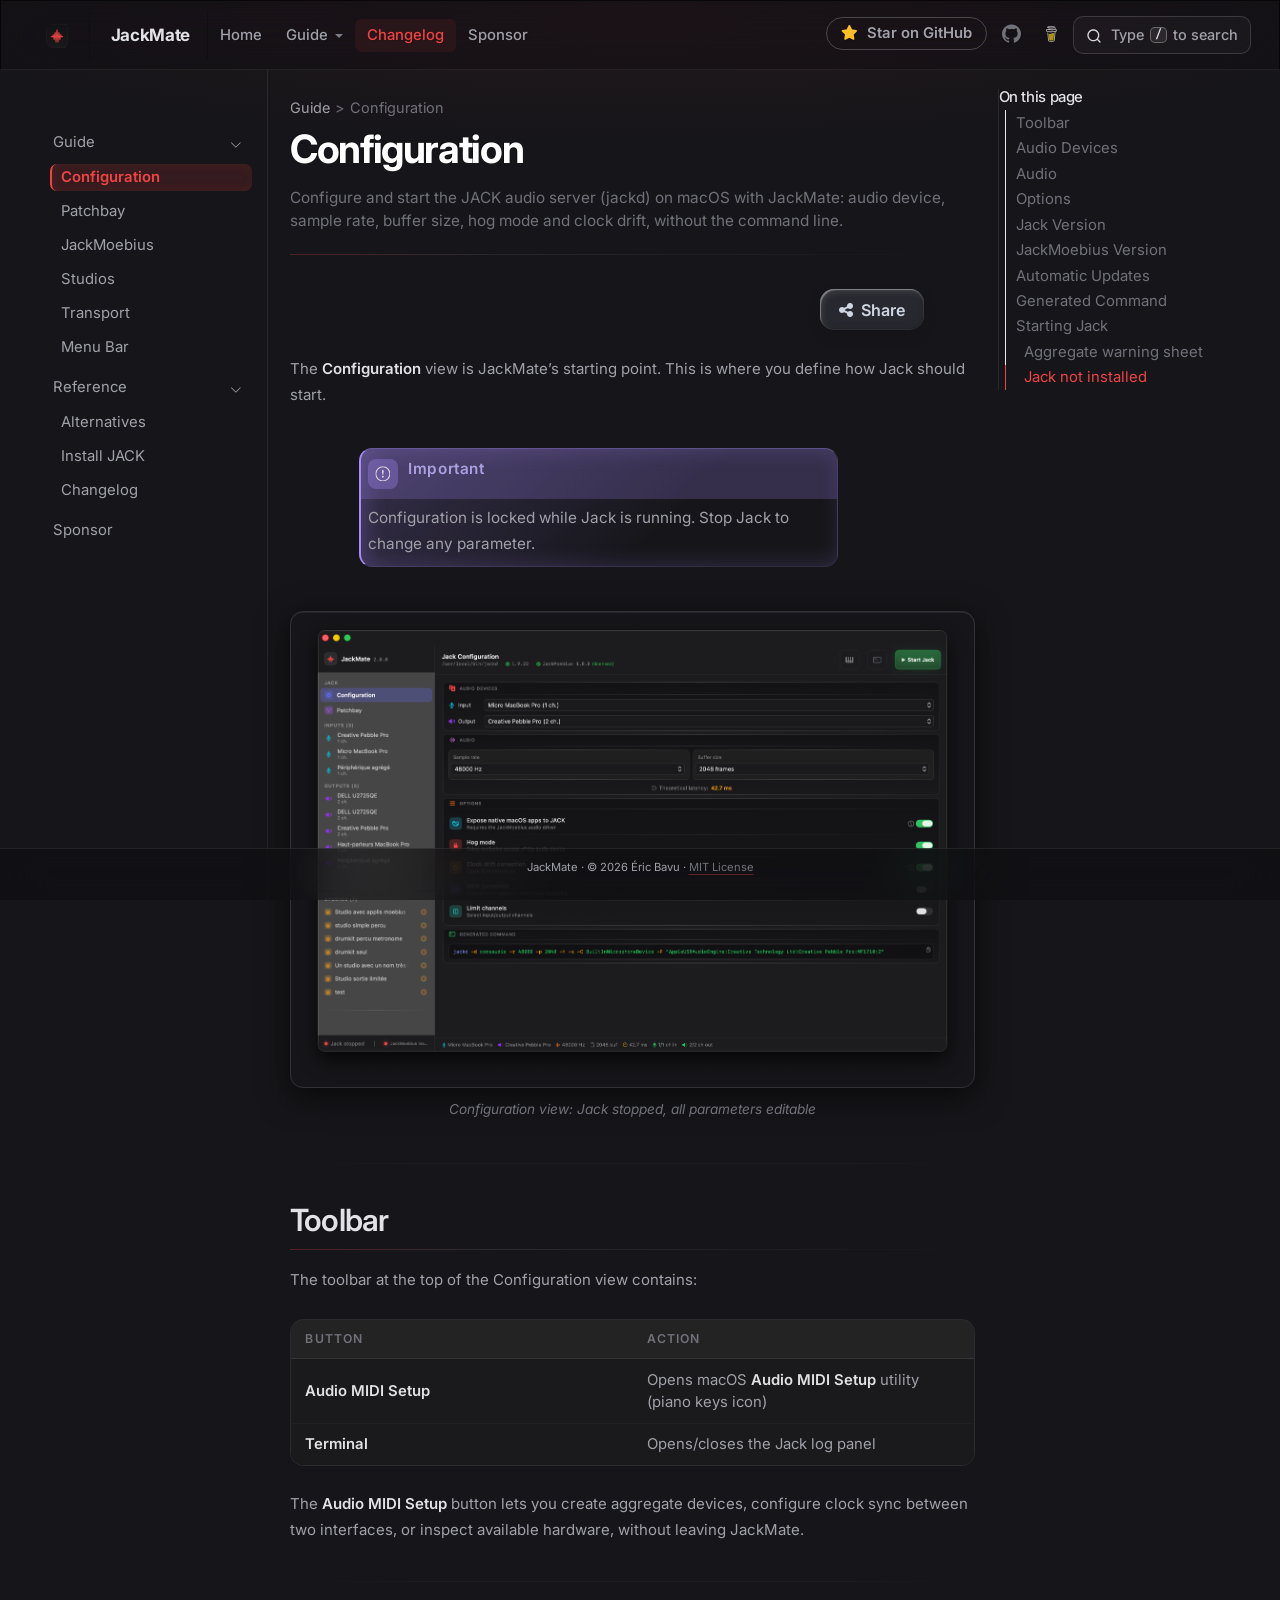
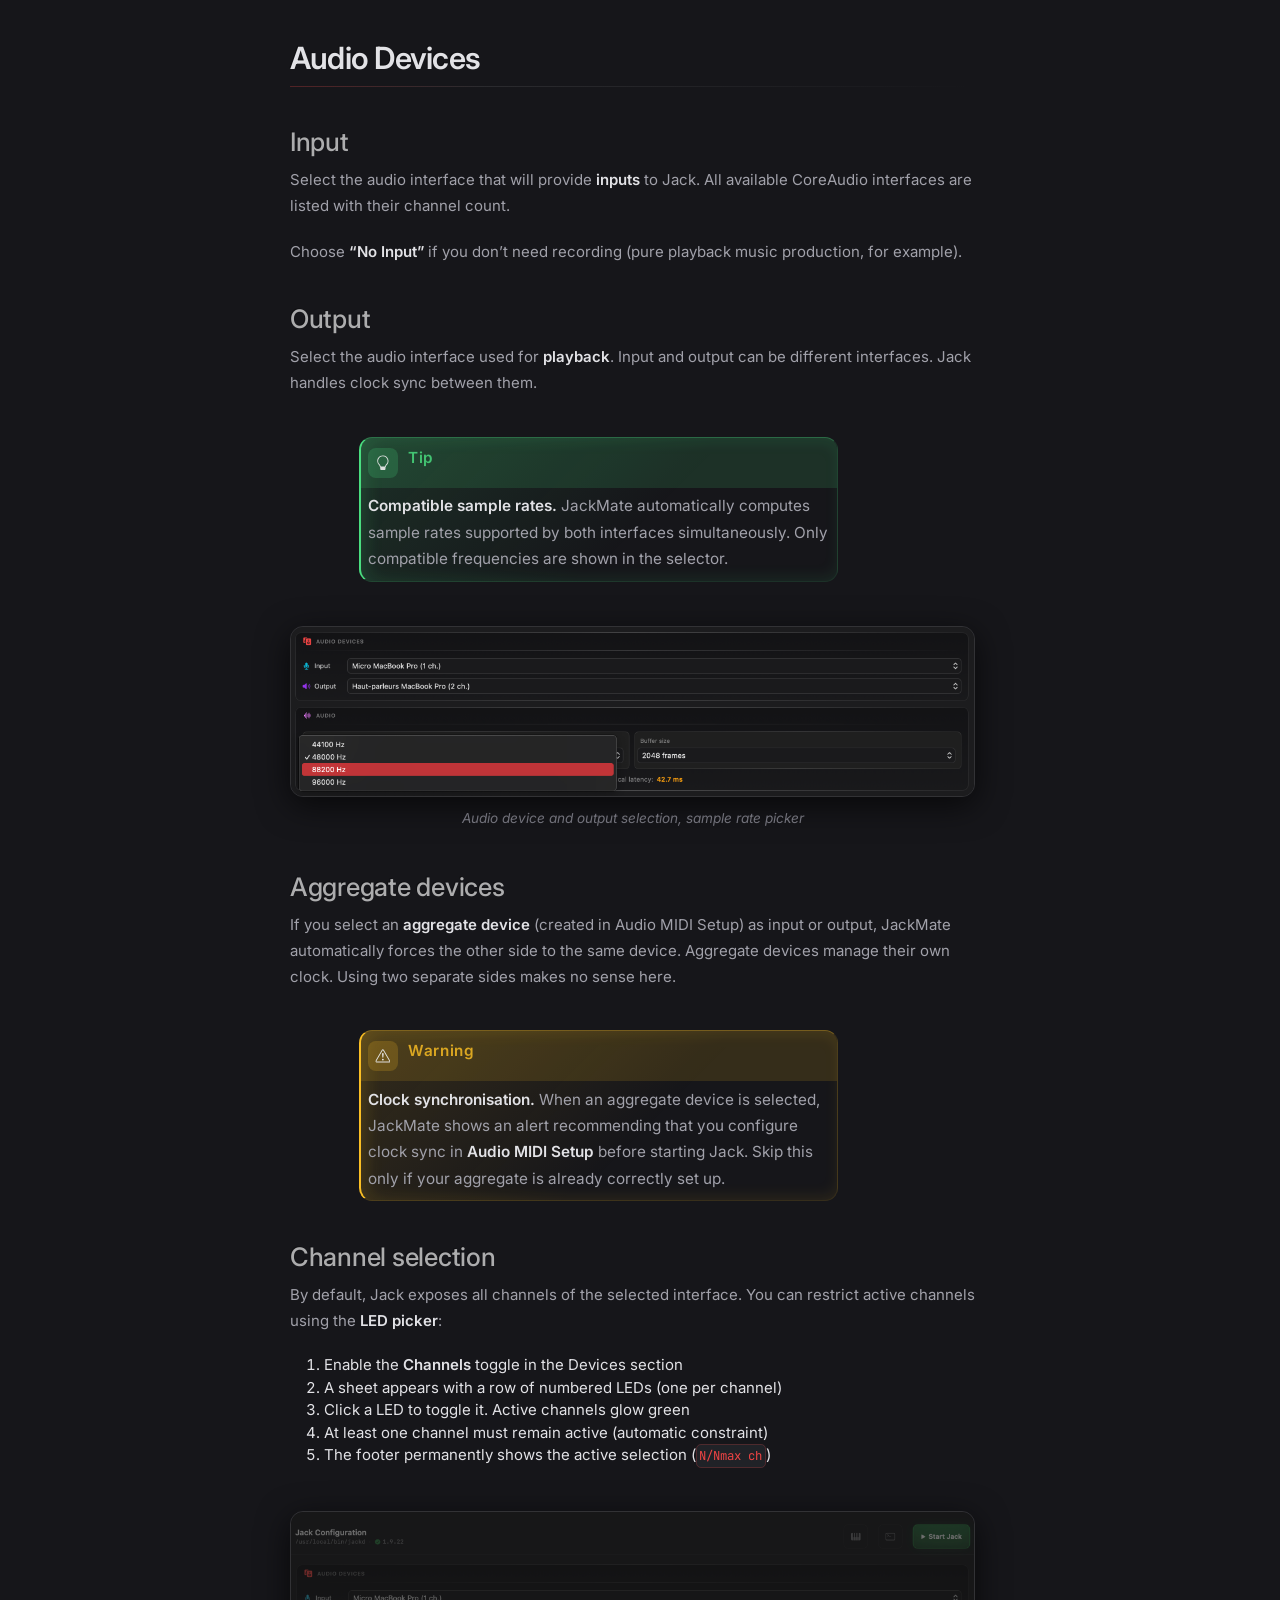
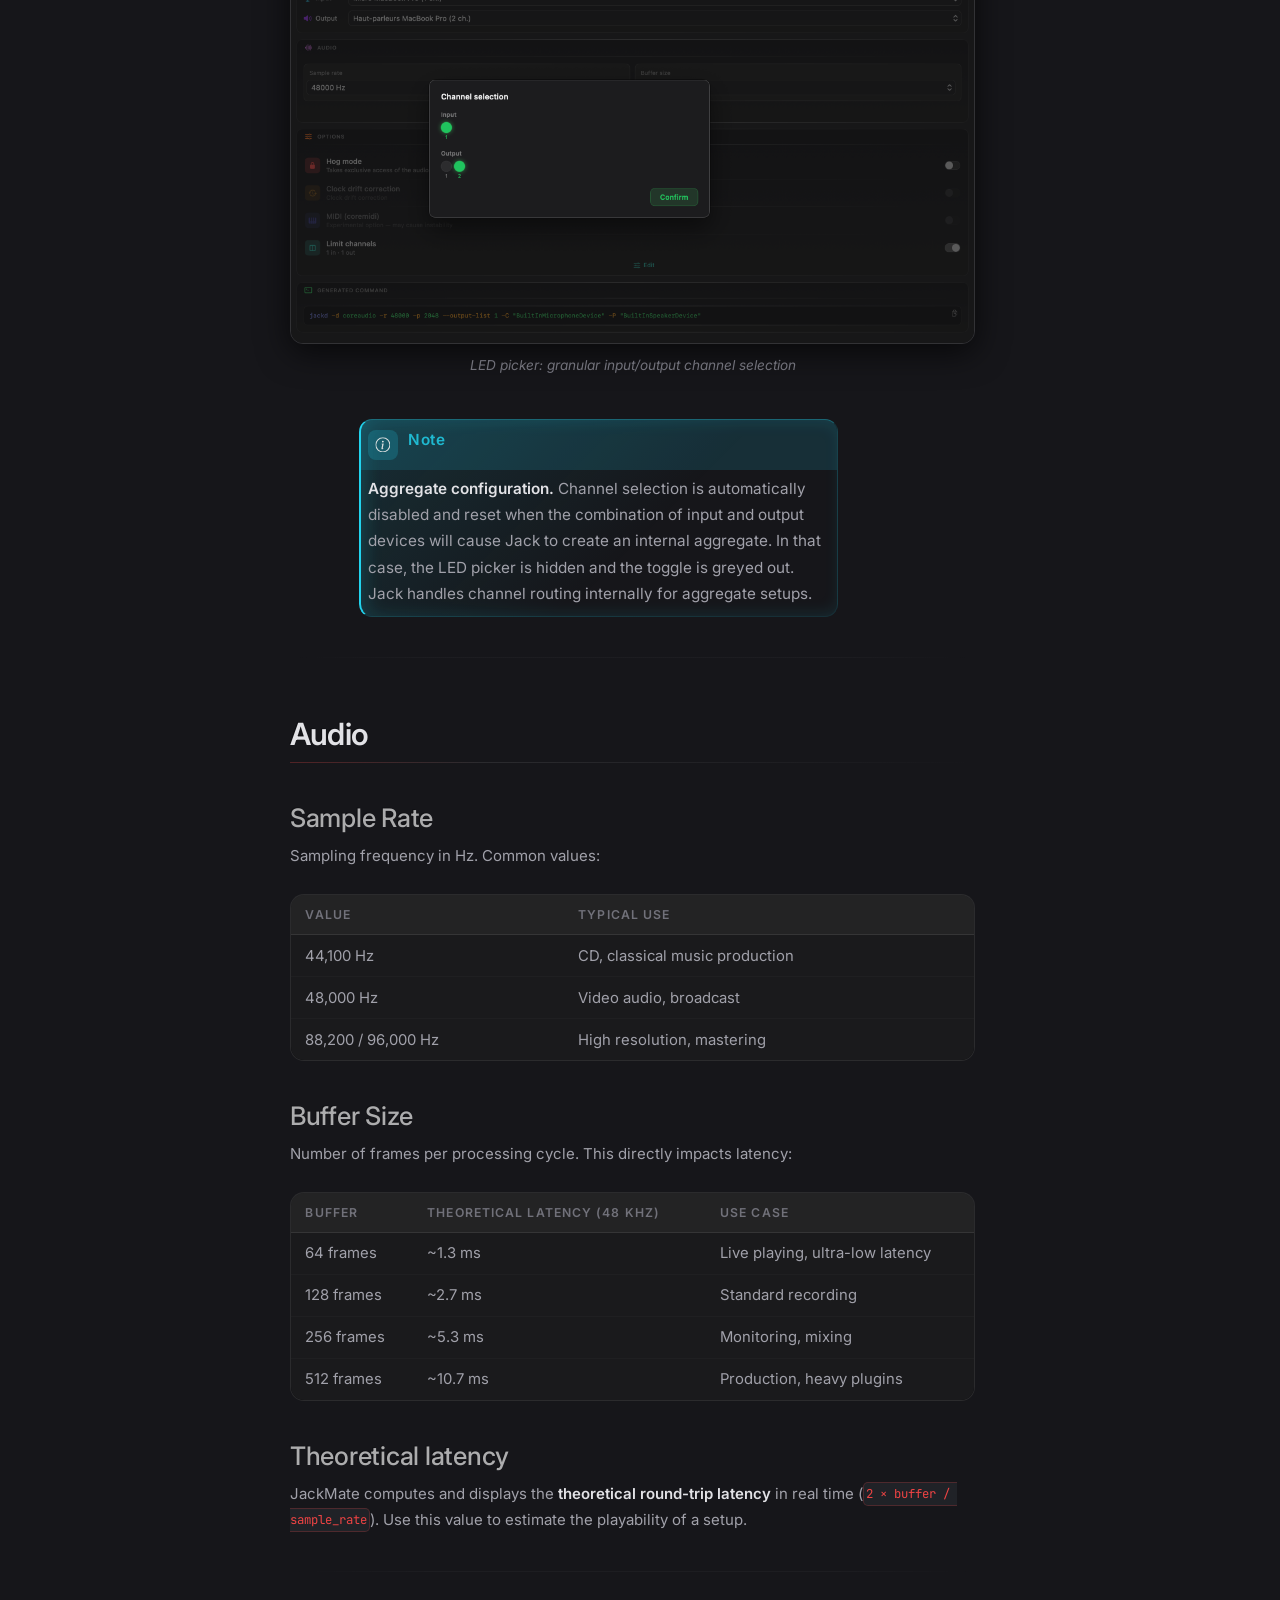
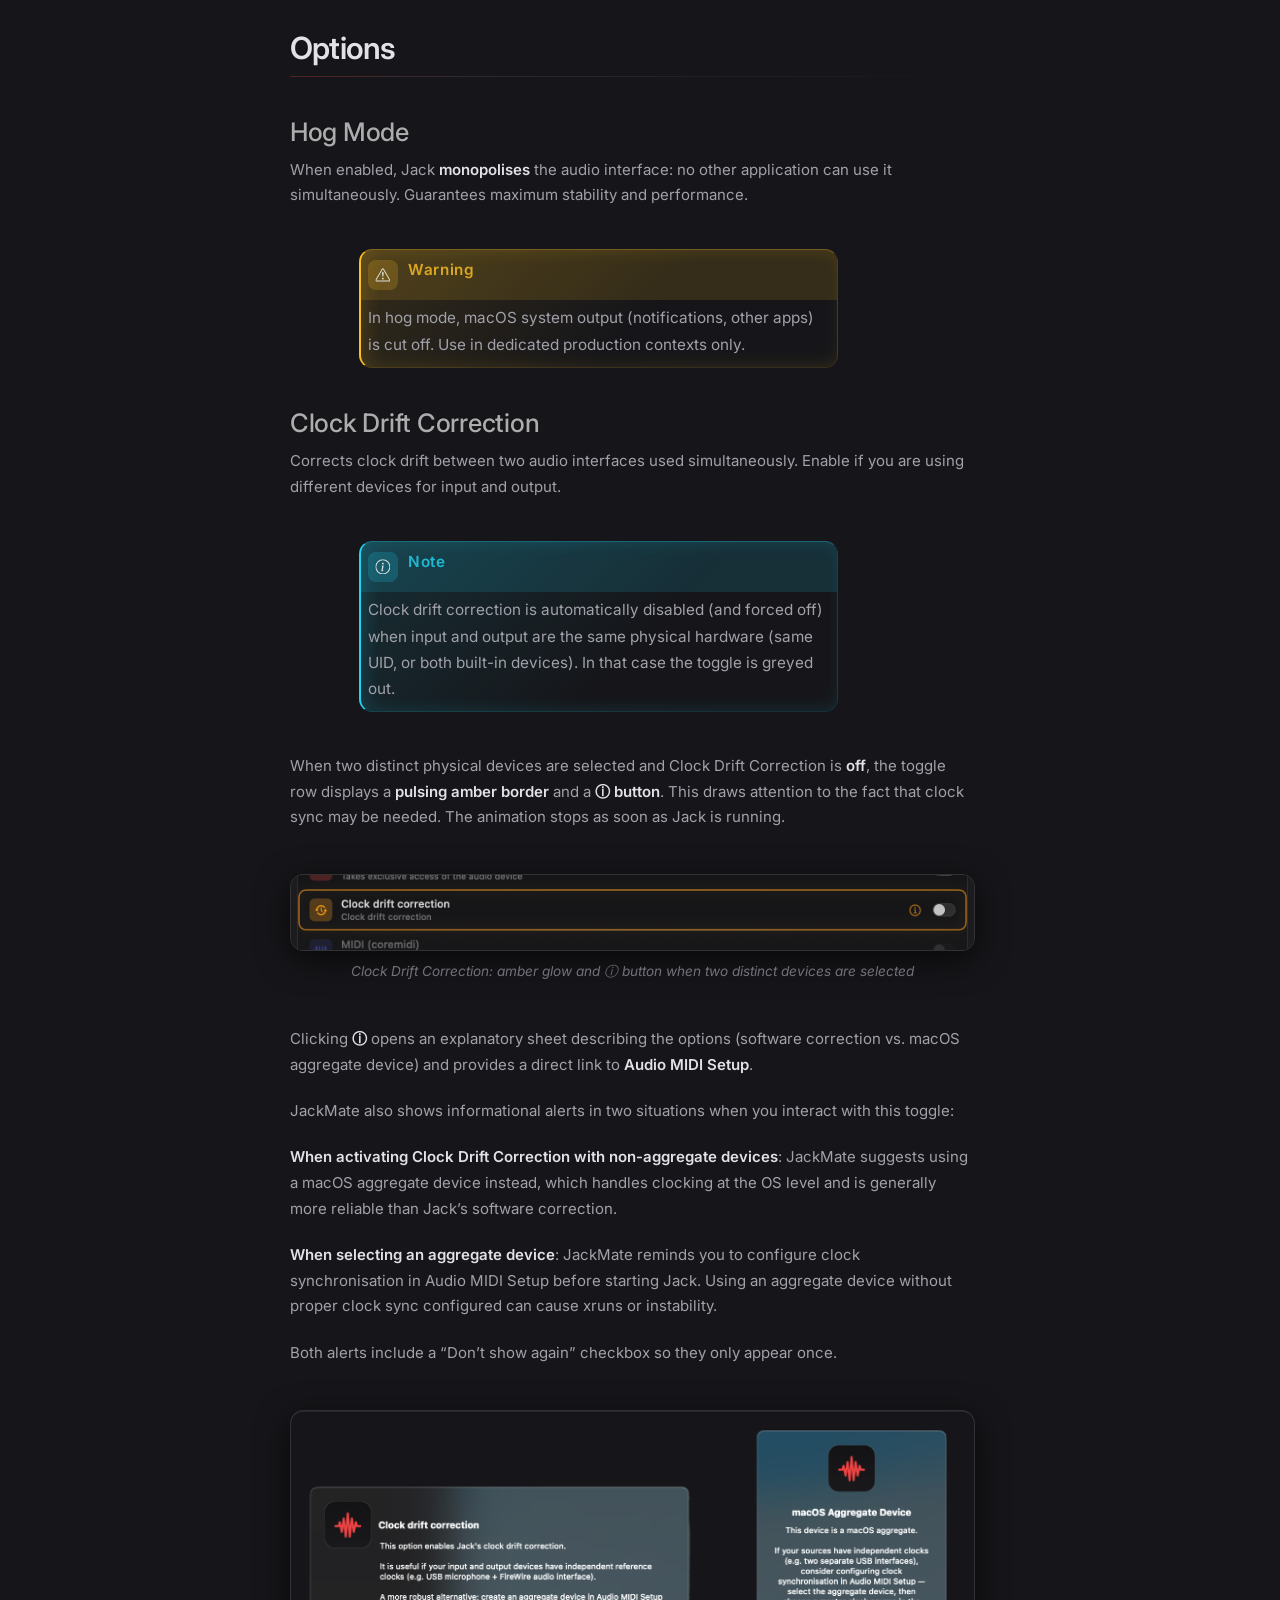
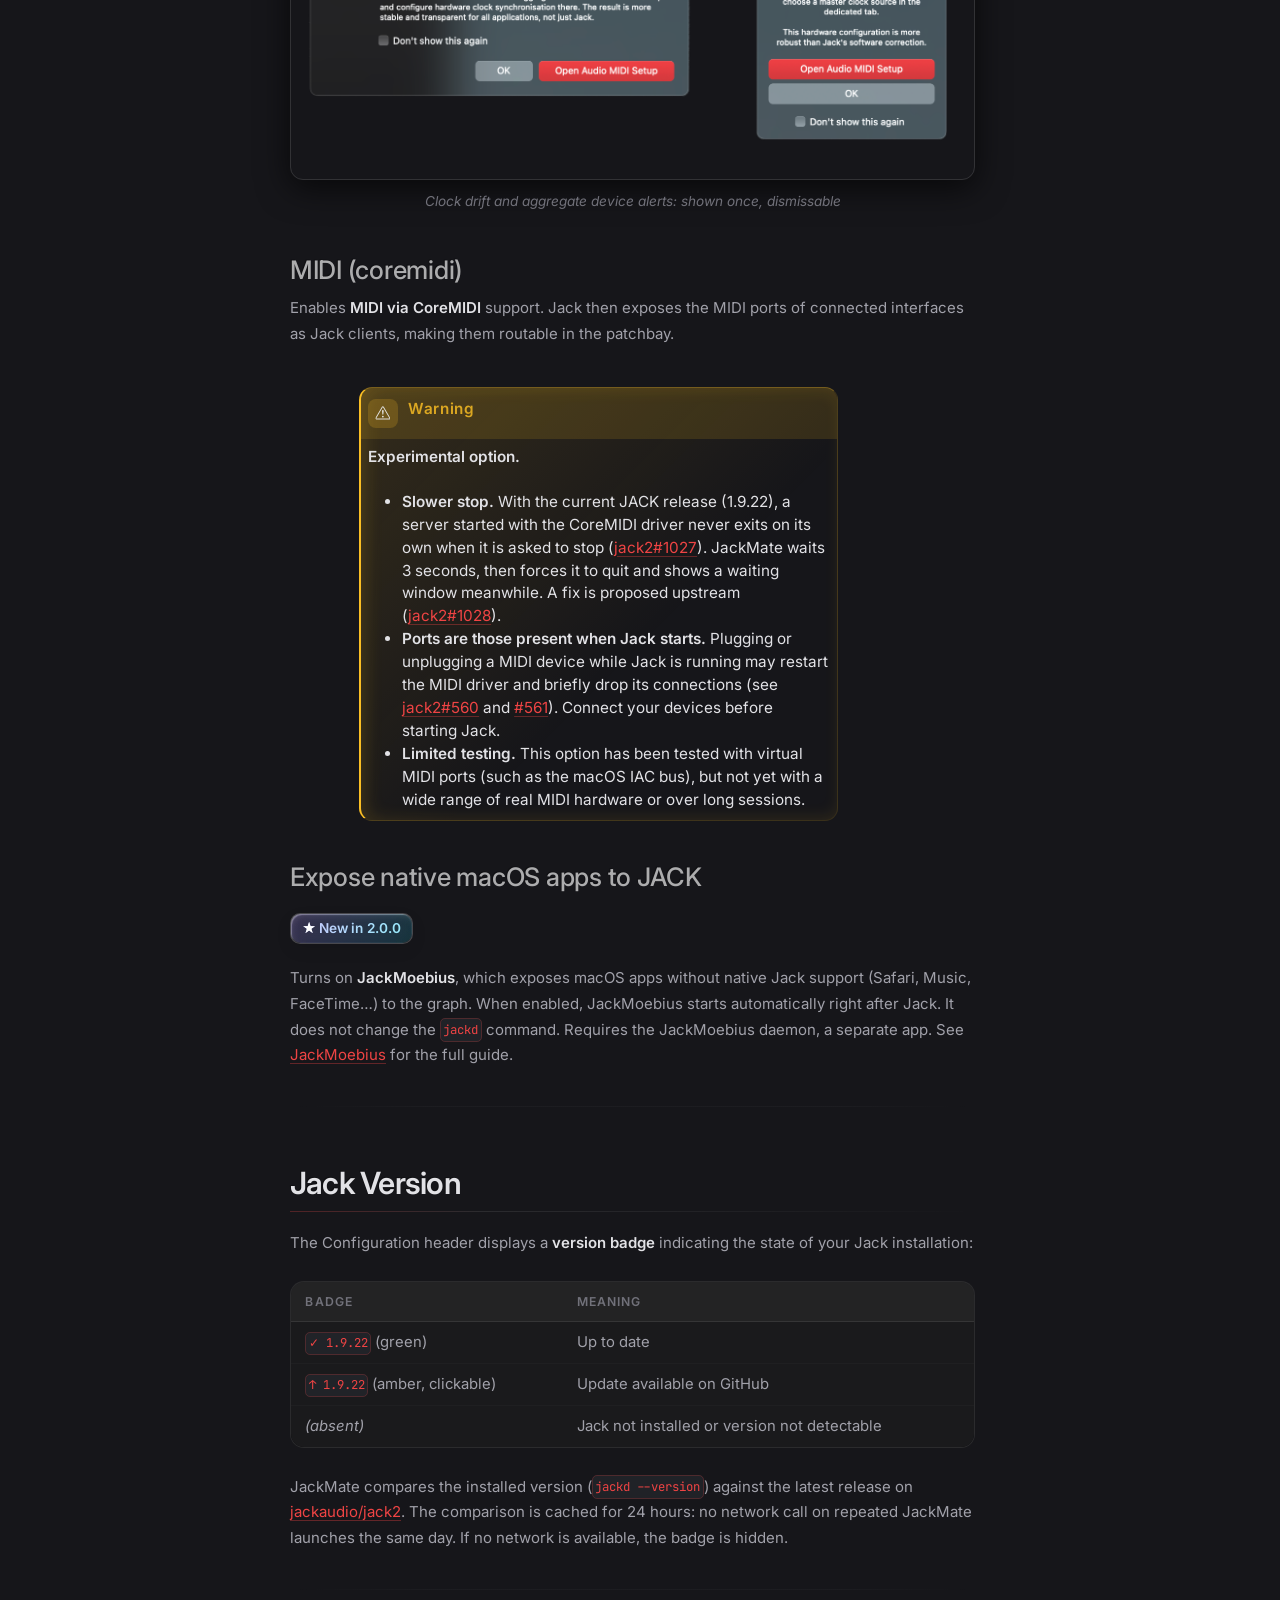
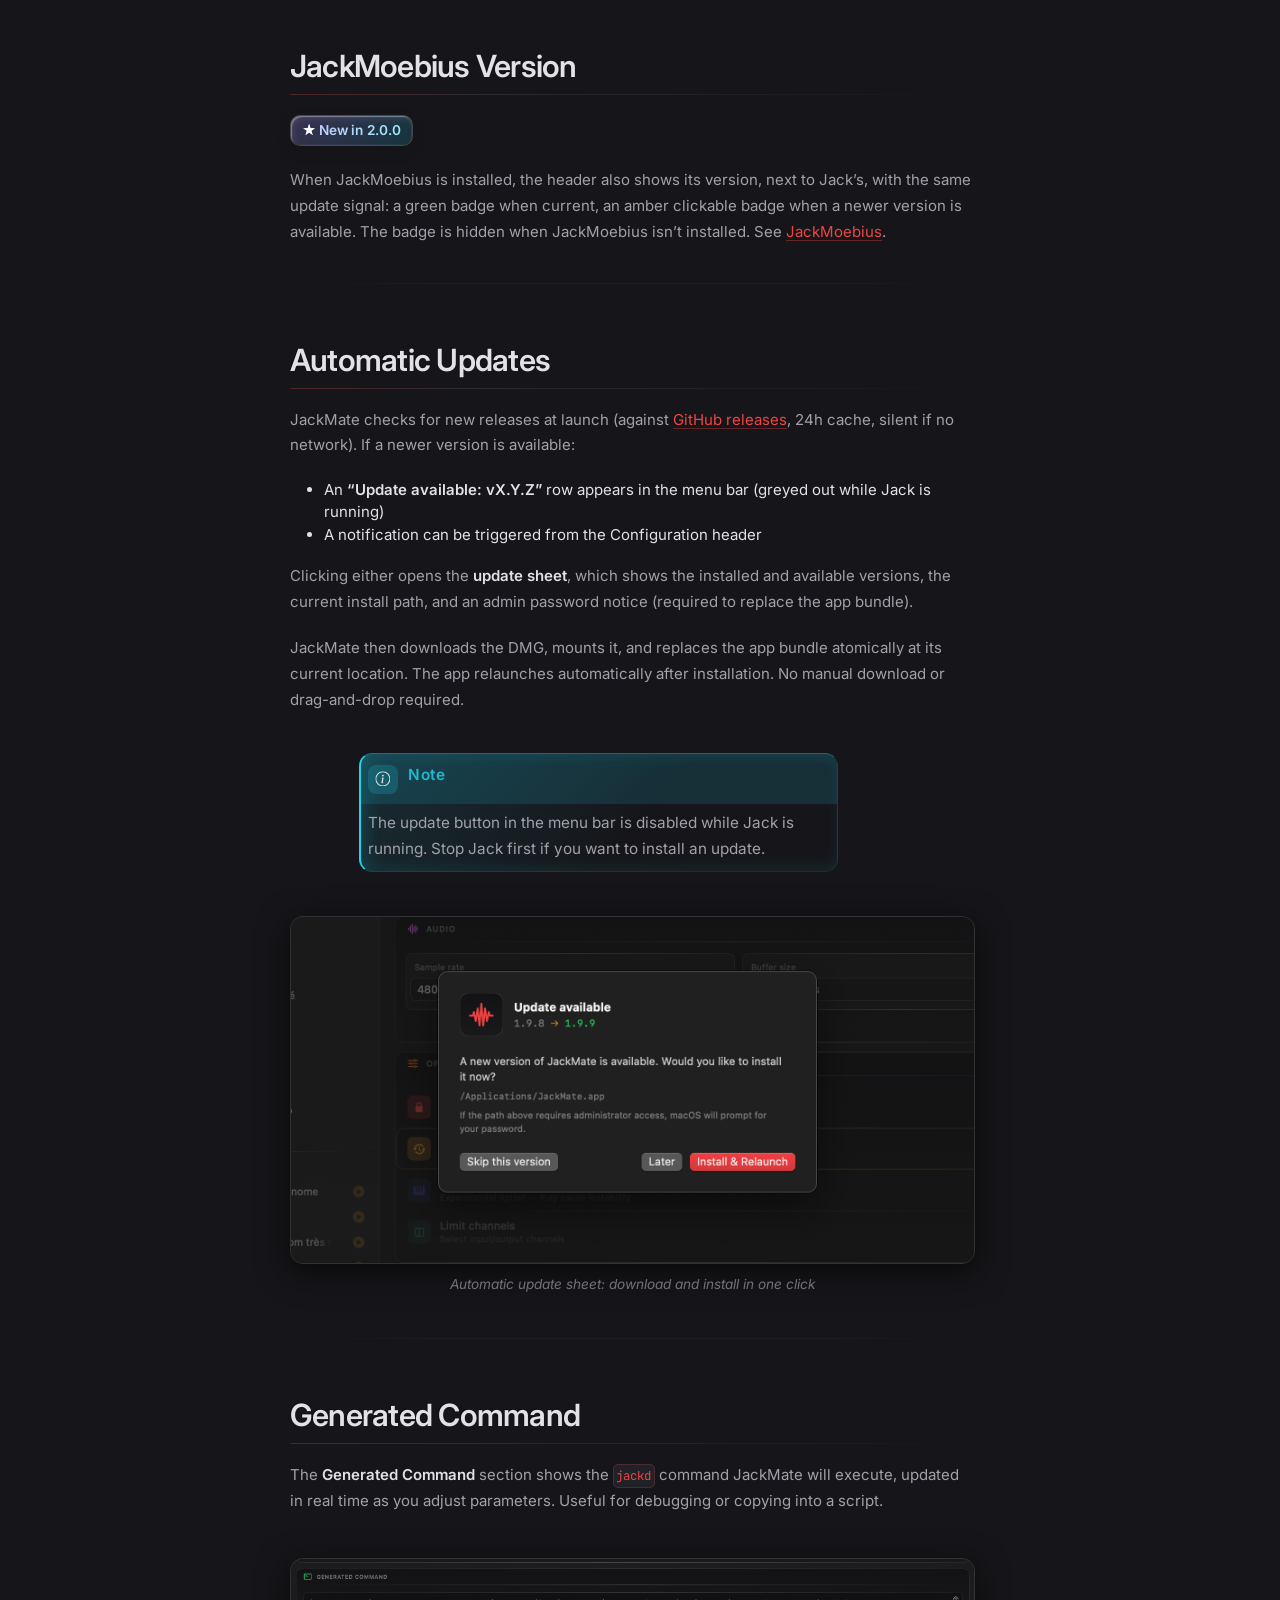
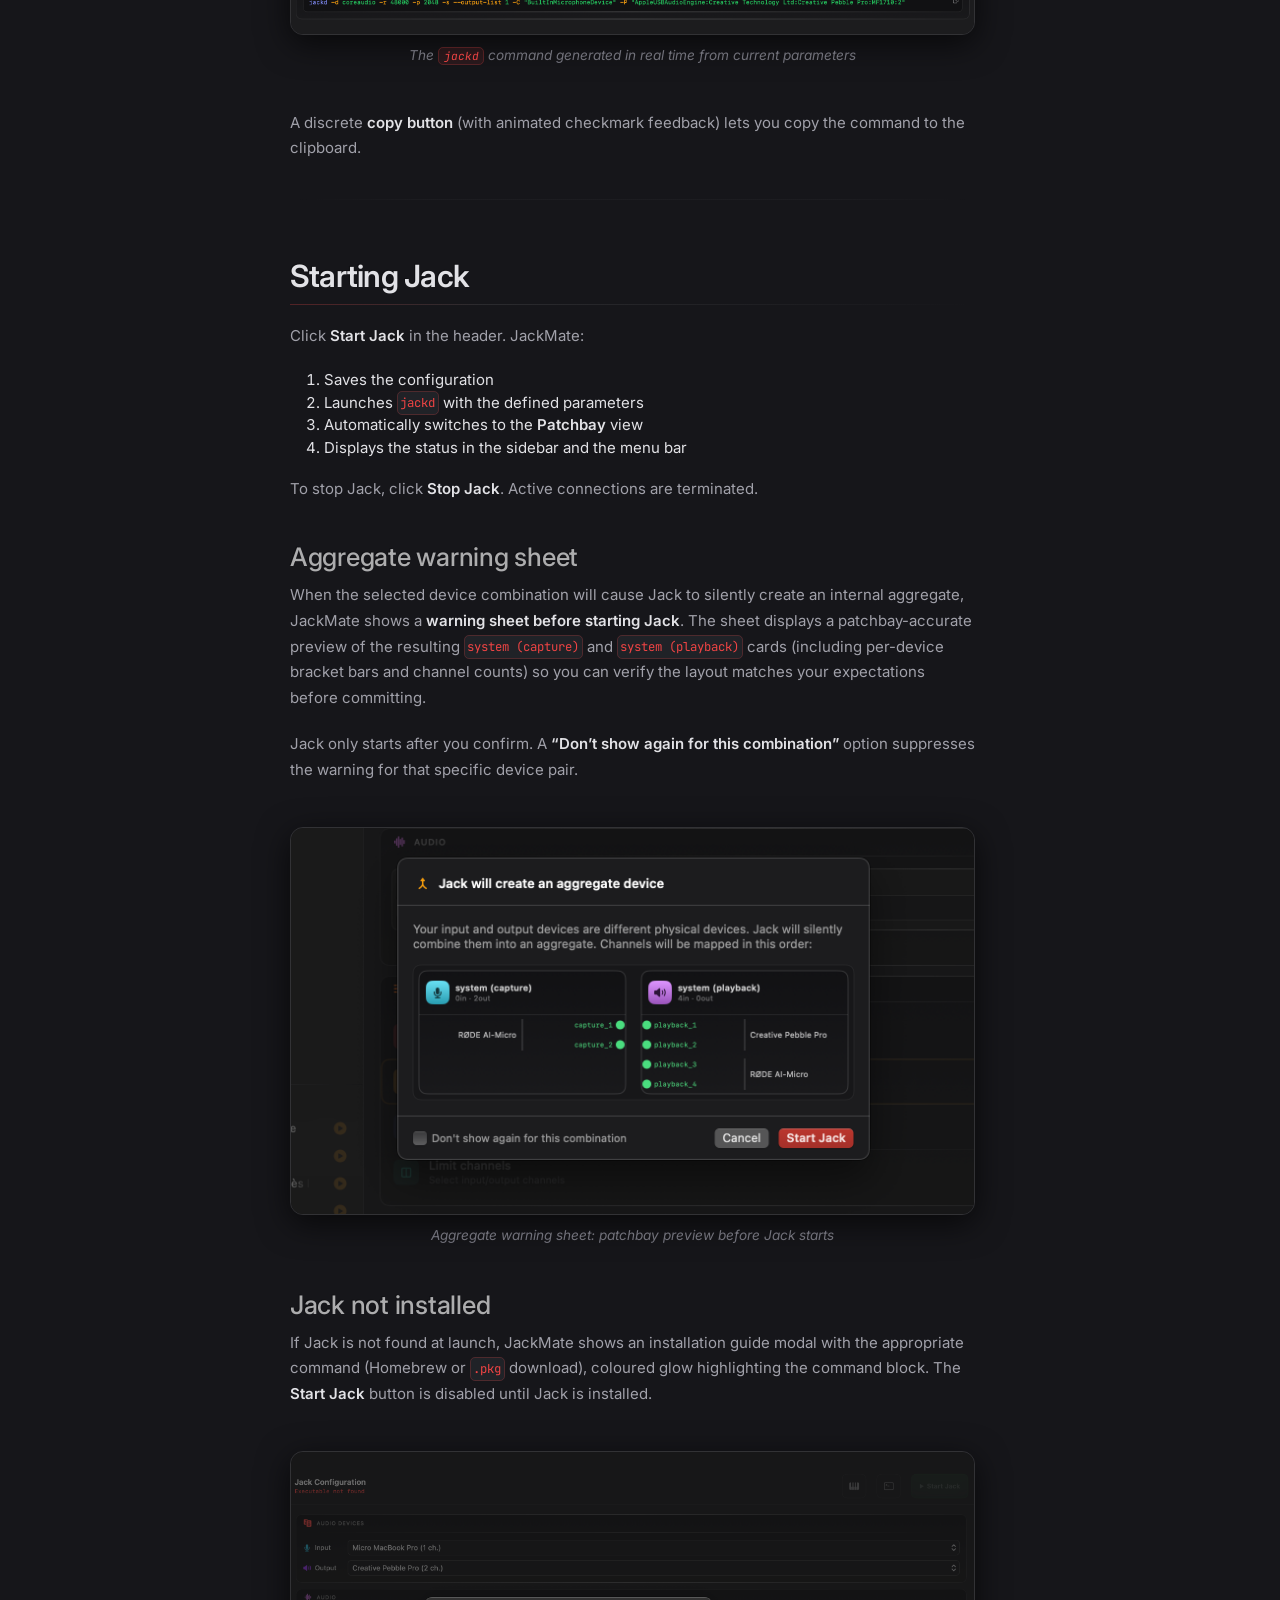
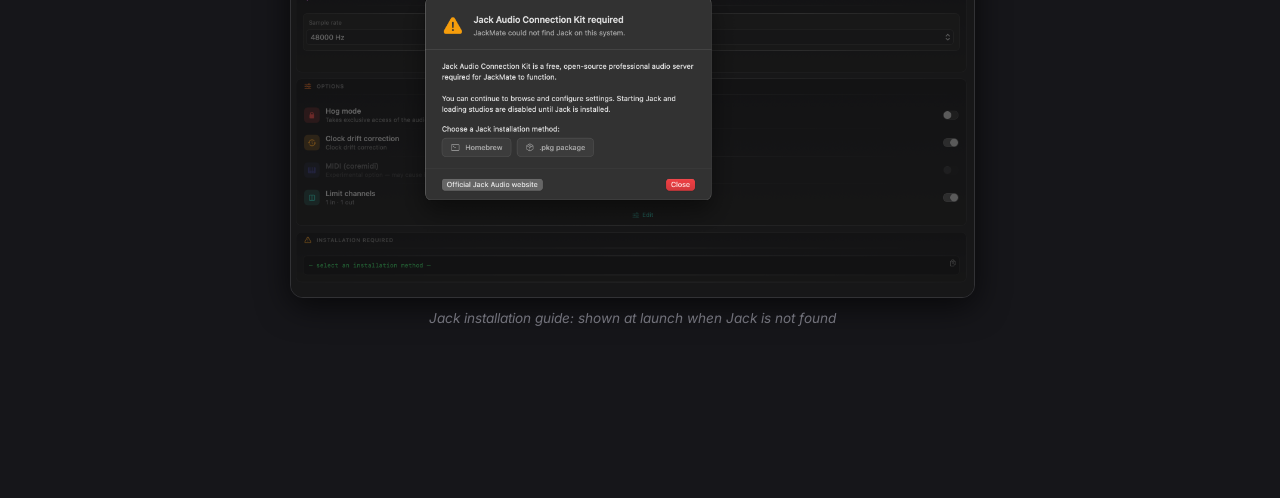
<file: guide/configuration.html>
<!DOCTYPE html>
<html xmlns="http://www.w3.org/1999/xhtml" lang="en" xml:lang="en"><head>

<meta charset="utf-8">
<meta name="generator" content="quarto-1.10.18">

<meta name="viewport" content="width=device-width, initial-scale=1.0, user-scalable=yes">

<meta name="description" content="Configure and start the JACK audio server (jackd) on macOS with JackMate: audio device, sample rate, buffer size, hog mode and clock drift, without the command line.">

<title>Configuration – JackMate</title>
<style>
/* Default styles provided by pandoc.
** See https://pandoc.org/MANUAL.html#variables-for-html for config info.
*/
span.smallcaps{font-variant: small-caps;}
div.columns{display: flex; gap: 1.5em;}
div.column{flex: auto;}
@media screen {
div.columns{gap: min(4vw, 1.5em);}
div.column{overflow-x: auto;}
}
div.hanging-indent{margin-left: 1.5em; text-indent: -1.5em;}
ul.task-list{list-style: none;}
ul.task-list li input[type="checkbox"] {
  width: 0.8em;
  margin: 0 0.8em 0.2em -1em; /* quarto-specific, see https://github.com/quarto-dev/quarto-cli/issues/4556 */ 
  vertical-align: middle;
}
</style>


<script src="../site_libs/quarto-nav/quarto-nav.js"></script>
<script src="../site_libs/clipboard/clipboard.min.js"></script>
<script src="../site_libs/quarto-search/autocomplete.umd.js"></script>
<script src="../site_libs/quarto-search/fuse.min.js"></script>
<script src="../site_libs/quarto-search/quarto-search.js"></script>
<meta name="quarto:offset" content="../">
<link href="../assets/icon.png" rel="icon" type="image/png">
<script src="../site_libs/quarto-html/quarto.js" type="module"></script>
<script src="../site_libs/quarto-html/tabsets/tabsets.js" type="module"></script>
<script src="../site_libs/quarto-html/popper.min.js"></script>
<script src="../site_libs/quarto-html/tippy.umd.min.js"></script>
<script src="../site_libs/quarto-html/anchor.min.js"></script>
<link href="../site_libs/quarto-html/tippy.css" rel="stylesheet">
<link href="../site_libs/quarto-html/quarto-syntax-highlighting-dark-b85bc7c33db8c58e0ec93c3465666fed.css" rel="stylesheet" id="quarto-text-highlighting-styles">
<script src="../site_libs/bootstrap/bootstrap.min.js"></script>
<link href="../site_libs/bootstrap/bootstrap-icons.css" rel="stylesheet">
<link href="../site_libs/bootstrap/bootstrap-d56e77fc2d6698478ca21fdffbdde3e4.min.css" rel="stylesheet" append-hash="true" id="quarto-bootstrap" data-mode="dark">
<link href="../site_libs/quarto-contrib/fontawesome6-6.7.2/all.min.css" rel="stylesheet">
<link href="../site_libs/quarto-contrib/fontawesome6-6.7.2/latex-fontsize.css" rel="stylesheet">
<script src="../site_libs/quarto-contrib/glightbox/glightbox.min.js"></script>
<link href="../site_libs/quarto-contrib/glightbox/glightbox.min.css" rel="stylesheet">
<link href="../site_libs/quarto-contrib/glightbox/lightbox.css" rel="stylesheet">
<script id="quarto-search-options" type="application/json">{
  "location": "navbar",
  "copy-button": false,
  "collapse-after": 3,
  "panel-placement": "end",
  "type": "overlay",
  "limit": 50,
  "keyboard-shortcut": [
    "f",
    "/",
    "s"
  ],
  "show-item-context": false,
  "language": {
    "search-no-results-text": "No results",
    "search-matching-documents-text": "matching documents",
    "search-copy-link-title": "Copy link to search",
    "search-hide-matches-text": "Hide additional matches",
    "search-more-match-text": "more match in this document",
    "search-more-matches-text": "more matches in this document",
    "search-clear-button-title": "Clear",
    "search-text-placeholder": "",
    "search-detached-cancel-button-title": "Cancel",
    "search-submit-button-title": "Submit",
    "search-label": "Search"
  }
}</script>
<style>html{ scroll-behavior: smooth; }</style>
<!-- Font Awesome (global) — needed for raw <i class="fa-…"> icons in the navbar and pages. -->
<link rel="stylesheet" href="https://cdnjs.cloudflare.com/ajax/libs/font-awesome/6.7.2/css/all.min.css" crossorigin="anonymous" referrerpolicy="no-referrer">


<!-- Icons: iOS home-screen + crisp 32px tab favicon (Quarto emits the main favicon). -->
<link rel="apple-touch-icon" sizes="180x180" href="../assets/apple-touch-icon.png">
<link rel="icon" type="image/png" sizes="192x192" href="../assets/favicon-192x192.png">
<link rel="icon" type="image/png" sizes="32x32" href="../assets/favicon-32x32.png">
<link rel="icon" type="image/png" sizes="16x16" href="../assets/favicon-16x16.png">
<link rel="manifest" href="../assets/site.webmanifest">
<link rel="shortcut icon" href="favicon.ico">


<!-- Structured data (schema.org) — tells search engines this is a free macOS app,
     making it eligible for richer results. -->
<script type="application/ld+json">
{
  "@context": "https://schema.org",
  "@type": "SoftwareApplication",
  "name": "JackMate",
  "operatingSystem": "macOS 15.0+",
  "applicationCategory": "MultimediaApplication",
  "description": "Native macOS app to start, configure and patch the JACK Audio Connection Kit (jackd) — a visual JACK patchbay and server manager for musicians and audio engineers.",
  "image": "https://jackmate.app/assets/og-image.jpg",
  "url": "https://jackmate.app/",
  "downloadUrl": "https://jackmate.app/#download",
  "license": "https://opensource.org/licenses/MIT",
  "isAccessibleForFree": true,
  "offers": {
    "@type": "Offer",
    "price": "0",
    "priceCurrency": "USD"
  },
  "author": {
    "@type": "Person",
    "name": "Éric Bavu"
  }
}
</script>


<link rel="stylesheet" href="../assets/custom.css">
<meta property="og:title" content="Configuration – JackMate">
<meta property="og:description" content="Configure and start the JACK audio server (jackd) on macOS with JackMate: audio device, sample rate, buffer size, hog mode and clock drift, without the command line.">
<meta property="og:image" content="https://jackmate.app/assets/og-image.jpg">
<meta property="og:site_name" content="JackMate">
<link rel="canonical" href="https://jackmate.app/guide/configuration.html">
<meta property="og:url" content="https://jackmate.app/guide/configuration.html">
<meta property="og:image:alt" content="JackMate window in Configuration view">
<meta property="og:image:height" content="630">
<meta property="og:image:width" content="1200">
<meta name="twitter:title" content="Configuration – JackMate">
<meta name="twitter:description" content="Configure and start the JACK audio server (jackd) on macOS with JackMate: audio device, sample rate, buffer size, hog mode and clock drift, without the command line.">
<meta name="twitter:image" content="https://jackmate.app/assets/og-image.jpg">
<meta name="twitter:image:alt" content="JackMate window in Configuration view">
<meta name="twitter:image-height" content="630">
<meta name="twitter:image-width" content="1200">
<meta name="twitter:card" content="summary_large_image">
</head>

<body class="nav-sidebar floating nav-fixed quarto-light">

<div id="quarto-search-results"></div>
  <header id="quarto-header" class="headroom fixed-top">
    <nav class="navbar navbar-expand-lg " data-bs-theme="dark">
      <div class="navbar-container container-fluid">
      <div class="navbar-brand-container mx-auto">
    <a href="../index.html" class="navbar-brand navbar-brand-logo">
    <img src="../assets/icon.png" alt="JackMate" class="navbar-logo light-content">
    <img src="../assets/icon.png" alt="JackMate" class="navbar-logo dark-content">
    </a>
    <a class="navbar-brand" href="../index.html">
    <span class="navbar-title">JackMate</span>
    </a>
  </div>
            <div id="quarto-search" class="" title="Search"></div>
          <button class="navbar-toggler" type="button" data-bs-toggle="collapse" data-bs-target="#navbarCollapse" aria-controls="navbarCollapse" role="menu" aria-expanded="false" aria-label="Toggle navigation" onclick="if (window.quartoToggleHeadroom) { window.quartoToggleHeadroom(); }">
  <span class="navbar-toggler-icon"></span>
</button>
          <div class="collapse navbar-collapse" id="navbarCollapse">
            <ul class="navbar-nav navbar-nav-scroll me-auto">
  <li class="nav-item">
    <a class="nav-link" href="../index.html"> 
<span class="menu-text">Home</span></a>
  </li>  
  <li class="nav-item dropdown ">
    <a class="nav-link dropdown-toggle" href="#" id="nav-menu-guide" role="link" data-bs-toggle="dropdown" aria-expanded="false">
 <span class="menu-text">Guide</span>
    </a>
    <ul class="dropdown-menu" aria-labelledby="nav-menu-guide">    
        <li>
    <a class="dropdown-item" href="../guide/configuration.html">
 <span class="dropdown-text">Configuration</span></a>
  </li>  
        <li>
    <a class="dropdown-item" href="../guide/patchbay.html">
 <span class="dropdown-text">Patchbay</span></a>
  </li>  
        <li>
    <a class="dropdown-item" href="../guide/jackmoebius.html">
 <span class="dropdown-text">JackMoebius</span></a>
  </li>  
        <li>
    <a class="dropdown-item" href="../guide/studios.html">
 <span class="dropdown-text">Studios</span></a>
  </li>  
        <li>
    <a class="dropdown-item" href="../guide/transport.html">
 <span class="dropdown-text">Transport</span></a>
  </li>  
        <li>
    <a class="dropdown-item" href="../guide/menubar.html">
 <span class="dropdown-text">Menu Bar</span></a>
  </li>  
        <li><hr class="dropdown-divider"></li>
        <li>
    <a class="dropdown-item" href="../guide/alternatives.html">
 <span class="dropdown-text">Alternatives</span></a>
  </li>  
        <li>
    <a class="dropdown-item" href="../install-jack-macos.html">
 <span class="dropdown-text">Install JACK</span></a>
  </li>  
    </ul>
  </li>
  <li class="nav-item">
    <a class="nav-link active" href="../changelog.html" aria-current="page"> 
<span class="menu-text">Changelog</span></a>
  </li>  
  <li class="nav-item">
    <a class="nav-link" href="../sponsor.html"> 
<span class="menu-text">Sponsor</span></a>
  </li>  
</ul>
            <ul class="navbar-nav navbar-nav-scroll ms-auto">
  <li class="nav-item">
    <a class="nav-link" href="https://github.com/zinc75/JackMate"> 
<span class="menu-text"><span class="nav-star"><i class="fa-solid fa-star nav-star-ic" aria-hidden="true"></i> Star on GitHub</span></span></a>
  </li>  
  <li class="nav-item compact">
    <a class="nav-link" href="https://github.com/zinc75/JackMate"> <i class="bi bi-github" role="img">
</i> 
<span class="menu-text"></span></a>
  </li>  
  <li class="nav-item">
    <a class="nav-link" href="https://www.buymeacoffee.com/zinc75"> 
<span class="menu-text"><span class="navbar-bmc-icon" aria-label="Buy me a coffee"></span></span></a>
  </li>  
</ul>
          </div> <!-- /navcollapse -->
            <div class="quarto-navbar-tools">
</div>
      </div> <!-- /container-fluid -->
    </nav>
  <nav class="quarto-secondary-nav">
    <div class="container-fluid d-flex">
      <button type="button" class="quarto-btn-toggle btn" data-bs-toggle="collapse" role="button" data-bs-target=".quarto-sidebar-collapse-item" aria-controls="quarto-sidebar" aria-expanded="false" aria-label="Toggle sidebar navigation" onclick="if (window.quartoToggleHeadroom) { window.quartoToggleHeadroom(); }">
        <i class="bi bi-layout-text-sidebar-reverse"></i>
      </button>
        <nav class="quarto-page-breadcrumbs" aria-label="breadcrumb"><ol class="breadcrumb"><li class="breadcrumb-item"><a href="../guide/configuration.html">Guide</a></li><li class="breadcrumb-item"><a href="../guide/configuration.html">Configuration</a></li></ol></nav>
        <a class="flex-grow-1" role="navigation" data-bs-toggle="collapse" data-bs-target=".quarto-sidebar-collapse-item" aria-controls="quarto-sidebar" aria-expanded="false" aria-label="Toggle sidebar navigation" onclick="if (window.quartoToggleHeadroom) { window.quartoToggleHeadroom(); }">      
        </a>
      <button type="button" class="btn quarto-search-button" aria-label="Search" onclick="window.quartoOpenSearch();">
        <i class="bi bi-search"></i>
      </button>
    </div>
  </nav>
</header>
<!-- content -->
<div id="quarto-content" class="quarto-container page-columns page-rows-contents page-layout-article page-navbar">
<!-- sidebar -->
  <nav id="quarto-sidebar" class="sidebar collapse collapse-horizontal quarto-sidebar-collapse-item sidebar-navigation floating overflow-auto">
        <div class="mt-2 flex-shrink-0 align-items-center">
        <div class="sidebar-search">
        <div id="quarto-search" class="" title="Search"></div>
        </div>
        </div>
    <div class="sidebar-menu-container"> 
    <ul class="list-unstyled mt-1">
        <li class="sidebar-item sidebar-item-section">
      <div class="sidebar-item-container"> 
            <a class="sidebar-item-text sidebar-link text-start" data-bs-toggle="collapse" data-bs-target="#quarto-sidebar-section-1" role="navigation" aria-expanded="true">
 <span class="menu-text">Guide</span></a>
          <a class="sidebar-item-toggle text-start" data-bs-toggle="collapse" data-bs-target="#quarto-sidebar-section-1" role="navigation" aria-expanded="true" aria-label="Toggle section">
            <i class="bi bi-chevron-right ms-2"></i>
          </a> 
      </div>
      <ul id="quarto-sidebar-section-1" class="collapse list-unstyled sidebar-section depth1 show">  
          <li class="sidebar-item">
  <div class="sidebar-item-container"> 
  <a href="../guide/configuration.html" class="sidebar-item-text sidebar-link active">
 <span class="menu-text">Configuration</span></a>
  </div>
</li>
          <li class="sidebar-item">
  <div class="sidebar-item-container"> 
  <a href="../guide/patchbay.html" class="sidebar-item-text sidebar-link">
 <span class="menu-text">Patchbay</span></a>
  </div>
</li>
          <li class="sidebar-item">
  <div class="sidebar-item-container"> 
  <a href="../guide/jackmoebius.html" class="sidebar-item-text sidebar-link">
 <span class="menu-text">JackMoebius</span></a>
  </div>
</li>
          <li class="sidebar-item">
  <div class="sidebar-item-container"> 
  <a href="../guide/studios.html" class="sidebar-item-text sidebar-link">
 <span class="menu-text">Studios</span></a>
  </div>
</li>
          <li class="sidebar-item">
  <div class="sidebar-item-container"> 
  <a href="../guide/transport.html" class="sidebar-item-text sidebar-link">
 <span class="menu-text">Transport</span></a>
  </div>
</li>
          <li class="sidebar-item">
  <div class="sidebar-item-container"> 
  <a href="../guide/menubar.html" class="sidebar-item-text sidebar-link">
 <span class="menu-text">Menu Bar</span></a>
  </div>
</li>
      </ul>
  </li>
        <li class="sidebar-item sidebar-item-section">
      <div class="sidebar-item-container"> 
            <a class="sidebar-item-text sidebar-link text-start" data-bs-toggle="collapse" data-bs-target="#quarto-sidebar-section-2" role="navigation" aria-expanded="true">
 <span class="menu-text">Reference</span></a>
          <a class="sidebar-item-toggle text-start" data-bs-toggle="collapse" data-bs-target="#quarto-sidebar-section-2" role="navigation" aria-expanded="true" aria-label="Toggle section">
            <i class="bi bi-chevron-right ms-2"></i>
          </a> 
      </div>
      <ul id="quarto-sidebar-section-2" class="collapse list-unstyled sidebar-section depth1 show">  
          <li class="sidebar-item">
  <div class="sidebar-item-container"> 
  <a href="../guide/alternatives.html" class="sidebar-item-text sidebar-link">
 <span class="menu-text">Alternatives</span></a>
  </div>
</li>
          <li class="sidebar-item">
  <div class="sidebar-item-container"> 
  <a href="../install-jack-macos.html" class="sidebar-item-text sidebar-link">
 <span class="menu-text">Install JACK</span></a>
  </div>
</li>
          <li class="sidebar-item">
  <div class="sidebar-item-container"> 
  <a href="../changelog.html" class="sidebar-item-text sidebar-link">
 <span class="menu-text">Changelog</span></a>
  </div>
</li>
      </ul>
  </li>
        <li class="sidebar-item">
  <div class="sidebar-item-container"> 
  <a href="../sponsor.html" class="sidebar-item-text sidebar-link">
 <span class="menu-text">Sponsor</span></a>
  </div>
</li>
    </ul>
    </div>
</nav>
<div id="quarto-sidebar-glass" class="quarto-sidebar-collapse-item" data-bs-toggle="collapse" data-bs-target=".quarto-sidebar-collapse-item"></div>
<!-- margin-sidebar -->
    <div id="quarto-margin-sidebar" class="sidebar margin-sidebar">
        <nav id="TOC" role="doc-toc" class="toc-active">
    <h2 id="toc-title">On this page</h2>
   
  <ul>
  <li><a href="#toolbar" id="toc-toolbar" class="nav-link active" data-scroll-target="#toolbar">Toolbar</a></li>
  <li><a href="#audio-devices" id="toc-audio-devices" class="nav-link" data-scroll-target="#audio-devices">Audio Devices</a>
  <ul class="collapse">
  <li><a href="#input" id="toc-input" class="nav-link" data-scroll-target="#input">Input</a></li>
  <li><a href="#output" id="toc-output" class="nav-link" data-scroll-target="#output">Output</a></li>
  <li><a href="#aggregate-devices" id="toc-aggregate-devices" class="nav-link" data-scroll-target="#aggregate-devices">Aggregate devices</a></li>
  <li><a href="#channel-selection" id="toc-channel-selection" class="nav-link" data-scroll-target="#channel-selection">Channel selection</a></li>
  </ul></li>
  <li><a href="#audio" id="toc-audio" class="nav-link" data-scroll-target="#audio">Audio</a>
  <ul class="collapse">
  <li><a href="#sample-rate" id="toc-sample-rate" class="nav-link" data-scroll-target="#sample-rate">Sample Rate</a></li>
  <li><a href="#buffer-size" id="toc-buffer-size" class="nav-link" data-scroll-target="#buffer-size">Buffer Size</a></li>
  <li><a href="#theoretical-latency" id="toc-theoretical-latency" class="nav-link" data-scroll-target="#theoretical-latency">Theoretical latency</a></li>
  </ul></li>
  <li><a href="#options" id="toc-options" class="nav-link" data-scroll-target="#options">Options</a>
  <ul class="collapse">
  <li><a href="#hog-mode" id="toc-hog-mode" class="nav-link" data-scroll-target="#hog-mode">Hog Mode</a></li>
  <li><a href="#clock-drift-correction" id="toc-clock-drift-correction" class="nav-link" data-scroll-target="#clock-drift-correction">Clock Drift Correction</a></li>
  <li><a href="#midi-coremidi" id="toc-midi-coremidi" class="nav-link" data-scroll-target="#midi-coremidi">MIDI (coremidi)</a></li>
  <li><a href="#expose-native-macos-apps-to-jack" id="toc-expose-native-macos-apps-to-jack" class="nav-link" data-scroll-target="#expose-native-macos-apps-to-jack">Expose native macOS apps to JACK</a></li>
  </ul></li>
  <li><a href="#jack-version" id="toc-jack-version" class="nav-link" data-scroll-target="#jack-version">Jack Version</a></li>
  <li><a href="#jackmoebius-version" id="toc-jackmoebius-version" class="nav-link" data-scroll-target="#jackmoebius-version">JackMoebius Version</a></li>
  <li><a href="#automatic-updates" id="toc-automatic-updates" class="nav-link" data-scroll-target="#automatic-updates">Automatic Updates</a></li>
  <li><a href="#generated-command" id="toc-generated-command" class="nav-link" data-scroll-target="#generated-command">Generated Command</a></li>
  <li><a href="#starting-jack" id="toc-starting-jack" class="nav-link" data-scroll-target="#starting-jack">Starting Jack</a>
  <ul class="collapse">
  <li><a href="#aggregate-warning-sheet" id="toc-aggregate-warning-sheet" class="nav-link" data-scroll-target="#aggregate-warning-sheet">Aggregate warning sheet</a></li>
  <li><a href="#jack-not-installed" id="toc-jack-not-installed" class="nav-link" data-scroll-target="#jack-not-installed">Jack not installed</a></li>
  </ul></li>
  </ul>
</nav>
    </div>
<!-- main -->
<main class="content" id="quarto-document-content">

<header id="title-block-header" class="quarto-title-block default"><nav class="quarto-page-breadcrumbs quarto-title-breadcrumbs d-none d-lg-block" aria-label="breadcrumb"><ol class="breadcrumb"><li class="breadcrumb-item"><a href="../guide/configuration.html">Guide</a></li><li class="breadcrumb-item"><a href="../guide/configuration.html">Configuration</a></li></ol></nav>
<div class="quarto-title">
<h1 class="title">Configuration</h1>
</div>

<div>
  <div class="description">
    Configure and start the JACK audio server (jackd) on macOS with JackMate: audio device, sample rate, buffer size, hog mode and clock drift, without the command line.
  </div>
</div>


<div class="quarto-title-meta">

    
  
    
  </div>
  


</header>


<p>The <strong>Configuration</strong> view is JackMate’s starting point. This is where you define how Jack should start.</p>
<div class="callout callout-style-default callout-important callout-titled">
<div class="callout-header d-flex align-content-center">
<div class="callout-icon-container">
<i class="callout-icon"></i>
</div>
<div class="callout-title-container flex-fill">
Important
</div>
</div>
<div class="callout-body-container callout-body">
<p>Configuration is locked while Jack is running. Stop Jack to change any parameter.</p>
</div>
</div>
<div class="quarto-figure quarto-figure-center">
<figure class="figure">
<p><a href="../assets/screenshots/configuration.png" class="lightbox" data-gallery="quarto-lightbox-gallery-1" title="Configuration view: Jack stopped, all parameters editable"><img src="../assets/screenshots/configuration.png" class="img-fluid figure-img" alt="JackMate window in Configuration view"></a></p>
<figcaption>Configuration view: Jack stopped, all parameters editable</figcaption>
</figure>
</div>
<hr>
<section id="toolbar" class="level2">
<h2 class="anchored" data-anchor-id="toolbar">Toolbar</h2>
<p>The toolbar at the top of the Configuration view contains:</p>
<table class="caption-top table">
<colgroup>
<col style="width: 50%">
<col style="width: 50%">
</colgroup>
<thead>
<tr class="header">
<th>Button</th>
<th>Action</th>
</tr>
</thead>
<tbody>
<tr class="odd">
<td><strong>Audio MIDI Setup</strong></td>
<td>Opens macOS <strong>Audio MIDI Setup</strong> utility (piano keys icon)</td>
</tr>
<tr class="even">
<td><strong>Terminal</strong></td>
<td>Opens/closes the Jack log panel</td>
</tr>
</tbody>
</table>
<p>The <strong>Audio MIDI Setup</strong> button lets you create aggregate devices, configure clock sync between two interfaces, or inspect available hardware, without leaving JackMate.</p>
<hr>
</section>
<section id="audio-devices" class="level2">
<h2 class="anchored" data-anchor-id="audio-devices">Audio Devices</h2>
<section id="input" class="level3">
<h3 class="anchored" data-anchor-id="input">Input</h3>
<p>Select the audio interface that will provide <strong>inputs</strong> to Jack. All available CoreAudio interfaces are listed with their channel count.</p>
<p>Choose <strong>“No Input”</strong> if you don’t need recording (pure playback music production, for example).</p>
</section>
<section id="output" class="level3">
<h3 class="anchored" data-anchor-id="output">Output</h3>
<p>Select the audio interface used for <strong>playback</strong>. Input and output can be different interfaces. Jack handles clock sync between them.</p>
<div class="callout callout-style-default callout-tip callout-titled">
<div class="callout-header d-flex align-content-center">
<div class="callout-icon-container">
<i class="callout-icon"></i>
</div>
<div class="callout-title-container flex-fill">
Tip
</div>
</div>
<div class="callout-body-container callout-body">
<p><strong>Compatible sample rates.</strong> JackMate automatically computes sample rates supported by both interfaces simultaneously. Only compatible frequencies are shown in the selector.</p>
</div>
</div>
<div class="quarto-figure quarto-figure-center">
<figure class="figure">
<p><a href="../assets/screenshots/configuration-devices-audio.png" class="lightbox" data-gallery="quarto-lightbox-gallery-2" title="Audio device and output selection, sample rate picker"><img src="../assets/screenshots/configuration-devices-audio.png" class="img-fluid figure-img" alt="Audio Devices and Audio sections with the sample rate picker open"></a></p>
<figcaption>Audio device and output selection, sample rate picker</figcaption>
</figure>
</div>
</section>
<section id="aggregate-devices" class="level3">
<h3 class="anchored" data-anchor-id="aggregate-devices">Aggregate devices</h3>
<p>If you select an <strong>aggregate device</strong> (created in Audio MIDI Setup) as input or output, JackMate automatically forces the other side to the same device. Aggregate devices manage their own clock. Using two separate sides makes no sense here.</p>
<div class="callout callout-style-default callout-warning callout-titled">
<div class="callout-header d-flex align-content-center">
<div class="callout-icon-container">
<i class="callout-icon"></i>
</div>
<div class="callout-title-container flex-fill">
Warning
</div>
</div>
<div class="callout-body-container callout-body">
<p><strong>Clock synchronisation.</strong> When an aggregate device is selected, JackMate shows an alert recommending that you configure clock sync in <strong>Audio MIDI Setup</strong> before starting Jack. Skip this only if your aggregate is already correctly set up.</p>
</div>
</div>
</section>
<section id="channel-selection" class="level3">
<h3 class="anchored" data-anchor-id="channel-selection">Channel selection</h3>
<p>By default, Jack exposes all channels of the selected interface. You can restrict active channels using the <strong>LED picker</strong>:</p>
<ol type="1">
<li>Enable the <strong>Channels</strong> toggle in the Devices section</li>
<li>A sheet appears with a row of numbered LEDs (one per channel)</li>
<li>Click a LED to toggle it. Active channels glow green</li>
<li>At least one channel must remain active (automatic constraint)</li>
<li>The footer permanently shows the active selection (<code>N/Nmax ch</code>)</li>
</ol>
<div class="quarto-figure quarto-figure-center">
<figure class="figure">
<p><a href="../assets/screenshots/configuration-channel-picker.png" class="lightbox" data-gallery="quarto-lightbox-gallery-3" title="LED picker: granular input/output channel selection"><img src="../assets/screenshots/configuration-channel-picker.png" class="img-fluid figure-img" alt="LED picker sheet open. Row of numbered LEDs, some glowing green (active), others off. Open by enabling the Channels toggle in the Devices section (Jack stopped)."></a></p>
<figcaption>LED picker: granular input/output channel selection</figcaption>
</figure>
</div>
<div class="callout callout-style-default callout-note callout-titled">
<div class="callout-header d-flex align-content-center">
<div class="callout-icon-container">
<i class="callout-icon"></i>
</div>
<div class="callout-title-container flex-fill">
Note
</div>
</div>
<div class="callout-body-container callout-body">
<p><strong>Aggregate configuration.</strong> Channel selection is automatically disabled and reset when the combination of input and output devices will cause Jack to create an internal aggregate. In that case, the LED picker is hidden and the toggle is greyed out. Jack handles channel routing internally for aggregate setups.</p>
</div>
</div>
<hr>
</section>
</section>
<section id="audio" class="level2">
<h2 class="anchored" data-anchor-id="audio">Audio</h2>
<section id="sample-rate" class="level3">
<h3 class="anchored" data-anchor-id="sample-rate">Sample Rate</h3>
<p>Sampling frequency in Hz. Common values:</p>
<table class="caption-top table">
<thead>
<tr class="header">
<th>Value</th>
<th>Typical use</th>
</tr>
</thead>
<tbody>
<tr class="odd">
<td>44,100 Hz</td>
<td>CD, classical music production</td>
</tr>
<tr class="even">
<td>48,000 Hz</td>
<td>Video audio, broadcast</td>
</tr>
<tr class="odd">
<td>88,200 / 96,000 Hz</td>
<td>High resolution, mastering</td>
</tr>
</tbody>
</table>
</section>
<section id="buffer-size" class="level3">
<h3 class="anchored" data-anchor-id="buffer-size">Buffer Size</h3>
<p>Number of frames per processing cycle. This directly impacts latency:</p>
<table class="caption-top table">
<thead>
<tr class="header">
<th>Buffer</th>
<th>Theoretical latency (48 kHz)</th>
<th>Use case</th>
</tr>
</thead>
<tbody>
<tr class="odd">
<td>64 frames</td>
<td>~1.3 ms</td>
<td>Live playing, ultra-low latency</td>
</tr>
<tr class="even">
<td>128 frames</td>
<td>~2.7 ms</td>
<td>Standard recording</td>
</tr>
<tr class="odd">
<td>256 frames</td>
<td>~5.3 ms</td>
<td>Monitoring, mixing</td>
</tr>
<tr class="even">
<td>512 frames</td>
<td>~10.7 ms</td>
<td>Production, heavy plugins</td>
</tr>
</tbody>
</table>
</section>
<section id="theoretical-latency" class="level3">
<h3 class="anchored" data-anchor-id="theoretical-latency">Theoretical latency</h3>
<p>JackMate computes and displays the <strong>theoretical round-trip latency</strong> in real time (<code>2 × buffer / sample_rate</code>). Use this value to estimate the playability of a setup.</p>
<hr>
</section>
</section>
<section id="options" class="level2">
<h2 class="anchored" data-anchor-id="options">Options</h2>
<section id="hog-mode" class="level3">
<h3 class="anchored" data-anchor-id="hog-mode">Hog Mode</h3>
<p>When enabled, Jack <strong>monopolises</strong> the audio interface: no other application can use it simultaneously. Guarantees maximum stability and performance.</p>
<div class="callout callout-style-default callout-warning callout-titled">
<div class="callout-header d-flex align-content-center">
<div class="callout-icon-container">
<i class="callout-icon"></i>
</div>
<div class="callout-title-container flex-fill">
Warning
</div>
</div>
<div class="callout-body-container callout-body">
<p>In hog mode, macOS system output (notifications, other apps) is cut off. Use in dedicated production contexts only.</p>
</div>
</div>
</section>
<section id="clock-drift-correction" class="level3">
<h3 class="anchored" data-anchor-id="clock-drift-correction">Clock Drift Correction</h3>
<p>Corrects clock drift between two audio interfaces used simultaneously. Enable if you are using different devices for input and output.</p>
<div class="callout callout-style-default callout-note callout-titled">
<div class="callout-header d-flex align-content-center">
<div class="callout-icon-container">
<i class="callout-icon"></i>
</div>
<div class="callout-title-container flex-fill">
Note
</div>
</div>
<div class="callout-body-container callout-body">
<p>Clock drift correction is automatically disabled (and forced off) when input and output are the same physical hardware (same UID, or both built-in devices). In that case the toggle is greyed out.</p>
</div>
</div>
<p>When two distinct physical devices are selected and Clock Drift Correction is <strong>off</strong>, the toggle row displays a <strong>pulsing amber border</strong> and a <strong>ⓘ button</strong>. This draws attention to the fact that clock sync may be needed. The animation stops as soon as Jack is running.</p>
<div class="quarto-figure quarto-figure-center">
<figure class="figure">
<p><a href="../assets/screenshots/configuration-clock-drift-glow.png" class="lightbox" data-gallery="quarto-lightbox-gallery-4" title="Clock Drift Correction: amber glow and ⓘ button when two distinct devices are selected"><img src="../assets/screenshots/configuration-clock-drift-glow.png" class="img-fluid figure-img" alt="Clock Drift Correction row showing a pulsing amber border and an info button (ⓘ) to the left of the toggle, when two distinct physical devices are selected and the option is off."></a></p>
<figcaption>Clock Drift Correction: amber glow and ⓘ button when two distinct devices are selected</figcaption>
</figure>
</div>
<p>Clicking <strong>ⓘ</strong> opens an explanatory sheet describing the options (software correction vs.&nbsp;macOS aggregate device) and provides a direct link to <strong>Audio MIDI Setup</strong>.</p>
<p>JackMate also shows informational alerts in two situations when you interact with this toggle:</p>
<p><strong>When activating Clock Drift Correction with non-aggregate devices</strong>: JackMate suggests using a macOS aggregate device instead, which handles clocking at the OS level and is generally more reliable than Jack’s software correction.</p>
<p><strong>When selecting an aggregate device</strong>: JackMate reminds you to configure clock synchronisation in Audio MIDI Setup before starting Jack. Using an aggregate device without proper clock sync configured can cause xruns or instability.</p>
<p>Both alerts include a “Don’t show again” checkbox so they only appear once.</p>
<div class="quarto-figure quarto-figure-center">
<figure class="figure">
<p><a href="../assets/screenshots/configuration-clock-drift.png" class="lightbox" data-gallery="quarto-lightbox-gallery-5" title="Clock drift and aggregate device alerts: shown once, dismissable"><img src="../assets/screenshots/configuration-clock-drift.png" class="img-fluid figure-img" alt="(1) Alert shown when enabling Clock Drift Correction with non-aggregate devices ; (2) Alert shown when selecting an aggregate device"></a></p>
<figcaption>Clock drift and aggregate device alerts: shown once, dismissable</figcaption>
</figure>
</div>
</section>
<section id="midi-coremidi" class="level3">
<h3 class="anchored" data-anchor-id="midi-coremidi">MIDI (coremidi)</h3>
<p>Enables <strong>MIDI via CoreMIDI</strong> support. Jack then exposes the MIDI ports of connected interfaces as Jack clients, making them routable in the patchbay.</p>
<div class="callout callout-style-default callout-warning callout-titled">
<div class="callout-header d-flex align-content-center">
<div class="callout-icon-container">
<i class="callout-icon"></i>
</div>
<div class="callout-title-container flex-fill">
Warning
</div>
</div>
<div class="callout-body-container callout-body">
<p><strong>Experimental option.</strong></p>
<ul>
<li><strong>Slower stop.</strong> With the current JACK release (1.9.22), a server started with the CoreMIDI driver never exits on its own when it is asked to stop (<a href="https://github.com/jackaudio/jack2/issues/1027">jack2#1027</a>). JackMate waits 3 seconds, then forces it to quit and shows a waiting window meanwhile. A fix is proposed upstream (<a href="https://github.com/jackaudio/jack2/pull/1028">jack2#1028</a>).</li>
<li><strong>Ports are those present when Jack starts.</strong> Plugging or unplugging a MIDI device while Jack is running may restart the MIDI driver and briefly drop its connections (see <a href="https://github.com/jackaudio/jack2/issues/560">jack2#560</a> and <a href="https://github.com/jackaudio/jack2/issues/561">#561</a>). Connect your devices before starting Jack.</li>
<li><strong>Limited testing.</strong> This option has been tested with virtual MIDI ports (such as the macOS IAC bus), but not yet with a wide range of real MIDI hardware or over long sessions.</li>
</ul>
</div>
</div>
</section>
<section id="expose-native-macos-apps-to-jack" class="level3">
<h3 class="anchored" data-anchor-id="expose-native-macos-apps-to-jack">Expose native macOS apps to JACK</h3>
<p><span class="badge-new"><span class="badge-star">★</span> New in 2.0.0</span></p>
<p>Turns on <strong>JackMoebius</strong>, which exposes macOS apps without native Jack support (Safari, Music, FaceTime…) to the graph. When enabled, JackMoebius starts automatically right after Jack. It does not change the <code>jackd</code> command. Requires the JackMoebius daemon, a separate app. See <a href="../guide/jackmoebius.html">JackMoebius</a> for the full guide.</p>
<hr>
</section>
</section>
<section id="jack-version" class="level2">
<h2 class="anchored" data-anchor-id="jack-version">Jack Version</h2>
<p>The Configuration header displays a <strong>version badge</strong> indicating the state of your Jack installation:</p>
<table class="caption-top table">
<thead>
<tr class="header">
<th>Badge</th>
<th>Meaning</th>
</tr>
</thead>
<tbody>
<tr class="odd">
<td><code>✓ 1.9.22</code> (green)</td>
<td>Up to date</td>
</tr>
<tr class="even">
<td><code>↑ 1.9.22</code> (amber, clickable)</td>
<td>Update available on GitHub</td>
</tr>
<tr class="odd">
<td><em>(absent)</em></td>
<td>Jack not installed or version not detectable</td>
</tr>
</tbody>
</table>
<p>JackMate compares the installed version (<code>jackd --version</code>) against the latest release on <a href="https://github.com/jackaudio/jack2/releases">jackaudio/jack2</a>. The comparison is cached for 24 hours: no network call on repeated JackMate launches the same day. If no network is available, the badge is hidden.</p>
<hr>
</section>
<section id="jackmoebius-version" class="level2">
<h2 class="anchored" data-anchor-id="jackmoebius-version">JackMoebius Version</h2>
<p><span class="badge-new"><span class="badge-star">★</span> New in 2.0.0</span></p>
<p>When JackMoebius is installed, the header also shows its version, next to Jack’s, with the same update signal: a green badge when current, an amber clickable badge when a newer version is available. The badge is hidden when JackMoebius isn’t installed. See <a href="../guide/jackmoebius.html#version-indicator">JackMoebius</a>.</p>
<hr>
</section>
<section id="automatic-updates" class="level2">
<h2 class="anchored" data-anchor-id="automatic-updates">Automatic Updates</h2>
<p>JackMate checks for new releases at launch (against <a href="https://github.com/zinc75/JackMate/releases">GitHub releases</a>, 24h cache, silent if no network). If a newer version is available:</p>
<ul>
<li>An <strong>“Update available: vX.Y.Z”</strong> row appears in the menu bar (greyed out while Jack is running)</li>
<li>A notification can be triggered from the Configuration header</li>
</ul>
<p>Clicking either opens the <strong>update sheet</strong>, which shows the installed and available versions, the current install path, and an admin password notice (required to replace the app bundle).</p>
<p>JackMate then downloads the DMG, mounts it, and replaces the app bundle atomically at its current location. The app relaunches automatically after installation. No manual download or drag-and-drop required.</p>
<div class="callout callout-style-default callout-note callout-titled">
<div class="callout-header d-flex align-content-center">
<div class="callout-icon-container">
<i class="callout-icon"></i>
</div>
<div class="callout-title-container flex-fill">
Note
</div>
</div>
<div class="callout-body-container callout-body">
<p>The update button in the menu bar is disabled while Jack is running. Stop Jack first if you want to install an update.</p>
</div>
</div>
<div class="quarto-figure quarto-figure-center">
<figure class="figure">
<p><a href="../assets/screenshots/configuration-update-sheet.png" class="lightbox" data-gallery="quarto-lightbox-gallery-6" title="Automatic update sheet: download and install in one click"><img src="../assets/screenshots/configuration-update-sheet.png" class="img-fluid figure-img" alt="Update sheet showing installed version, available version, install path, admin password notice, and Install / Later / Skip buttons."></a></p>
<figcaption>Automatic update sheet: download and install in one click</figcaption>
</figure>
</div>
<hr>
</section>
<section id="generated-command" class="level2">
<h2 class="anchored" data-anchor-id="generated-command">Generated Command</h2>
<p>The <strong>Generated Command</strong> section shows the <code>jackd</code> command JackMate will execute, updated in real time as you adjust parameters. Useful for debugging or copying into a script.</p>
<div class="quarto-figure quarto-figure-center">
<figure class="figure">
<p><a href="../assets/screenshots/configuration-commande.png" class="lightbox" data-gallery="quarto-lightbox-gallery-7" title="The jackd command generated in real time from current parameters"><img src="../assets/screenshots/configuration-commande.png" class="img-fluid figure-img" alt="Generated Command block showing the complete jackd command"></a></p>
<figcaption>The <code>jackd</code> command generated in real time from current parameters</figcaption>
</figure>
</div>
<p>A discrete <strong>copy button</strong> (with animated checkmark feedback) lets you copy the command to the clipboard.</p>
<hr>
</section>
<section id="starting-jack" class="level2">
<h2 class="anchored" data-anchor-id="starting-jack">Starting Jack</h2>
<p>Click <strong>Start Jack</strong> in the header. JackMate:</p>
<ol type="1">
<li>Saves the configuration</li>
<li>Launches <code>jackd</code> with the defined parameters</li>
<li>Automatically switches to the <strong>Patchbay</strong> view</li>
<li>Displays the status in the sidebar and the menu bar</li>
</ol>
<p>To stop Jack, click <strong>Stop Jack</strong>. Active connections are terminated.</p>
<section id="aggregate-warning-sheet" class="level3">
<h3 class="anchored" data-anchor-id="aggregate-warning-sheet">Aggregate warning sheet</h3>
<p>When the selected device combination will cause Jack to silently create an internal aggregate, JackMate shows a <strong>warning sheet before starting Jack</strong>. The sheet displays a patchbay-accurate preview of the resulting <code>system (capture)</code> and <code>system (playback)</code> cards (including per-device bracket bars and channel counts) so you can verify the layout matches your expectations before committing.</p>
<p>Jack only starts after you confirm. A <strong>“Don’t show again for this combination”</strong> option suppresses the warning for that specific device pair.</p>
<div class="quarto-figure quarto-figure-center">
<figure class="figure">
<p><a href="../assets/screenshots/configuration-aggregate-warning.png" class="lightbox" data-gallery="quarto-lightbox-gallery-8" title="Aggregate warning sheet: patchbay preview before Jack starts"><img src="../assets/screenshots/configuration-aggregate-warning.png" class="img-fluid figure-img" alt="Aggregate warning sheet showing a patchbay-accurate preview of system (capture) and system (playback) cards with per-device bracket bars, before Jack starts."></a></p>
<figcaption>Aggregate warning sheet: patchbay preview before Jack starts</figcaption>
</figure>
</div>
</section>
<section id="jack-not-installed" class="level3">
<h3 class="anchored" data-anchor-id="jack-not-installed">Jack not installed</h3>
<p>If Jack is not found at launch, JackMate shows an installation guide modal with the appropriate command (Homebrew or <code>.pkg</code> download), coloured glow highlighting the command block. The <strong>Start Jack</strong> button is disabled until Jack is installed.</p>
<div class="quarto-figure quarto-figure-center">
<figure class="figure">
<p><a href="../assets/screenshots/configuration-jack-not-found.png" class="lightbox" data-gallery="quarto-lightbox-gallery-9" title="Jack installation guide: shown at launch when Jack is not found"><img src="../assets/screenshots/configuration-jack-not-found.png" class="img-fluid figure-img" alt="GThe modal shows installation instructions with a command block glowing amber. Two options visible: Homebrew and .pkg download."></a></p>
<figcaption>Jack installation guide: shown at launch when Jack is not found</figcaption>
</figure>
</div>
<div style="display:none;height:0;overflow:hidden;" aria-hidden="true">
<p><i class="fa-solid fa-check" aria-label="check"></i></p>
</div>


</section>
</section>

<a onclick="window.scrollTo(0, 0); return false;" role="button" id="quarto-back-to-top"><i class="bi bi-arrow-up"></i> Back to top</a></main> <!-- /main -->
<script>
(function () {
  // Open all BMAC links in a new tab
  document.querySelectorAll('a[href*="buymeacoffee.com"]').forEach(function (a) {
    a.target = '_blank';
    a.rel = 'noopener noreferrer';
  });

  // ── Platform detection ──────────────────────────────
  var ua = navigator.userAgent;
  var isIOS     = /iPhone|iPad|iPod/.test(ua) || (navigator.platform === 'MacIntel' && navigator.maxTouchPoints > 1);
  var isAndroid = /Android/.test(ua);
  window._dmPlatform = isIOS || isAndroid ? 'mobile'
                     : /Macintosh|Mac OS X/.test(ua)  ? 'mac'
                     : 'other'; // Windows, Linux, etc.

  // ── Helper: open / close any overlay ───────────────
  function openOverlay(id)  { var el = document.getElementById(id); if (el) el.classList.add('is-open'); }
  function closeOverlay(id) { var el = document.getElementById(id); if (el) el.classList.remove('is-open'); }
  function closeAll() {
    ['download-modal', 'dm-confirm-modal', 'dm-mobile-modal'].forEach(closeOverlay);
  }

  // Close on overlay click or Escape
  ['download-modal', 'dm-confirm-modal', 'dm-mobile-modal'].forEach(function (id) {
    var el = document.getElementById(id);
    el?.addEventListener('click', function (e) { if (e.target === el) closeOverlay(id); });
  });
  document.addEventListener('keydown', function (e) { if (e.key === 'Escape') closeAll(); });

  // ── Install modal close button ─────────────────────
  document.getElementById('modal-close-bottom')?.addEventListener('click', function () { closeOverlay('download-modal'); });

  // ── Confirm modal (Windows/Linux) ──────────────────
  document.getElementById('dm-confirm-cancel')?.addEventListener('click', function () { closeOverlay('dm-confirm-modal'); });
  document.getElementById('dm-confirm-ok')?.addEventListener('click', function () {
    closeOverlay('dm-confirm-modal');
    // Trigger download then show the install modal
    var url = document.getElementById('download-btn')?.href;
    if (url) window.location.href = url;
    setTimeout(function () { openOverlay('download-modal'); }, 300);
  });

  // ── Mobile modal ────────────────────────────────────
  document.getElementById('dm-mobile-ok')?.addEventListener('click', function () { closeOverlay('dm-mobile-modal'); });
})();

function openDownloadModal(e) {
  var platform = window._dmPlatform || 'mac';
  if (platform === 'mobile') {
    e.preventDefault();
    document.getElementById('dm-mobile-modal')?.classList.add('is-open');
  } else if (platform === 'other') {
    e.preventDefault();
    document.getElementById('dm-confirm-modal')?.classList.add('is-open');
  } else {
    // macOS: download proceeds normally, show the install modal
    document.getElementById('download-modal')?.classList.add('is-open');
  }
}
</script>

<script>
// Deep link: opening a page at /#download (e.g. from the GitHub README download
// link) replays a real click on the hero download button — so it reuses the same
// versioned .dmg URL and the same platform-aware modal as a manual click, with
// no version to keep in sync anywhere else. No-op on pages without the button.
(function () {
  function downloadFromHash() {
    if (location.hash !== '#download') return;
    var btn = document.getElementById('download-btn');
    if (!btn) return;
    btn.click();
    // Clear the hash so a refresh doesn't re-trigger the download.
    history.replaceState(null, '', location.pathname + location.search);
  }
  if (document.readyState === 'loading') document.addEventListener('DOMContentLoaded', downloadFromHash);
  else downloadFromHash();
  window.addEventListener('hashchange', downloadFromHash);
})();
</script>

<!-- Social share widget — morphing liquid-glass "Share" card, injected below the title
     block (before content) on every page except changelog / license. -->
<template id="jm-share-tpl">
  <div class="jm-share-wrap">
    <div class="jm-share-pop">
      <button type="button" class="jm-share-toggle" onclick="jmToggleShare(event)" aria-expanded="false" aria-label="Share JackMate">
        <i class="fa-solid fa-share-nodes"></i><span>Share</span>
      </button>
      <div class="jm-share-card" role="dialog" aria-label="Share JackMate">
        <button type="button" class="jm-share-card-x" onclick="jmCloseShare()" aria-label="Close">×</button>
        <div class="dm-header">
          <div class="dm-header-icon icon-bg-violet"><i class="fa-solid fa-share-nodes"></i></div>
          <div>
            <h2 class="dm-title">Share</h2>
            <p class="dm-intro">Thanks for spreading the word!</p>
          </div>
        </div>
        <div class="jm-share-icons">
          <a class="jm-pop-ic x" href="https://twitter.com/intent/tweet?text=JackMate%20%E2%80%94%20a%20native%20JACK%20manager%20and%20patchbay%20for%20macOS&amp;url=https%3A%2F%2Fjackmate.app%2F" target="_blank" rel="noopener" aria-label="Share on X"><i class="fa-brands fa-x-twitter"></i></a>
          <a class="jm-pop-ic bsky" href="https://bsky.app/intent/compose?text=JackMate%20%E2%80%94%20a%20native%20JACK%20manager%20and%20patchbay%20for%20macOS%20https%3A%2F%2Fjackmate.app%2F" target="_blank" rel="noopener" aria-label="Share on Bluesky"><i class="fa-brands fa-bluesky"></i></a>
          <a class="jm-pop-ic masto" href="#" onclick="jmShareMastodon(event)" aria-label="Share on Mastodon"><i class="fa-brands fa-mastodon"></i></a>
          <a class="jm-pop-ic reddit" href="https://www.reddit.com/submit?url=https%3A%2F%2Fjackmate.app%2F&amp;title=JackMate%20%E2%80%94%20a%20native%20JACK%20manager%20and%20patchbay%20for%20macOS" target="_blank" rel="noopener" aria-label="Share on Reddit"><i class="fa-brands fa-reddit-alien"></i></a>
          <a class="jm-pop-ic hn" href="https://news.ycombinator.com/submitlink?u=https%3A%2F%2Fjackmate.app%2F&amp;t=JackMate%20%E2%80%94%20a%20native%20JACK%20manager%20and%20patchbay%20for%20macOS" target="_blank" rel="noopener" aria-label="Share on Hacker News"><i class="fa-brands fa-hacker-news"></i></a>
          <a class="jm-pop-ic mail" href="mailto:?subject=JackMate%20%E2%80%94%20a%20native%20JACK%20manager%20and%20patchbay%20for%20macOS&amp;body=Thought%20you%27d%20like%20this%3A%20https%3A%2F%2Fjackmate.app%2F" aria-label="Share by email"><i class="fa-solid fa-envelope"></i></a>
        </div>
      </div>
    </div>
  </div>
</template>
<script>
(function () {
  window.jmShareMastodon = function (e) {
    e.preventDefault();
    var inst = prompt("Your Mastodon instance (e.g. mastodon.social):");
    if (!inst) return;
    inst = inst.trim().replace(/^https?:\/\//, "").replace(/\/+$/, "");
    if (!inst) return;
    var msg = "JackMate — a native JACK manager and patchbay for macOS https://jackmate.app/";
    window.open("https://" + inst + "/share?text=" + encodeURIComponent(msg), "_blank", "noopener");
  };
  window.jmToggleShare = function (e) {
    e.preventDefault(); e.stopPropagation();
    var pop = e.currentTarget.closest('.jm-share-pop');
    if (!pop) return;
    var open = pop.classList.toggle('is-open');
    pop.querySelector('.jm-share-toggle')?.setAttribute('aria-expanded', open ? 'true' : 'false');
  };
  window.jmCloseShare = function () {
    document.querySelectorAll('.jm-share-pop.is-open').forEach(function (pop) {
      pop.classList.remove('is-open');
      pop.querySelector('.jm-share-toggle')?.setAttribute('aria-expanded', 'false');
    });
  };
  document.addEventListener('click', function (e) {
    document.querySelectorAll('.jm-share-pop.is-open').forEach(function (pop) {
      if (!pop.contains(e.target)) {
        pop.classList.remove('is-open');
        pop.querySelector('.jm-share-toggle')?.setAttribute('aria-expanded', 'false');
      }
    });
  });
  document.addEventListener('keydown', function (e) { if (e.key === 'Escape') window.jmCloseShare(); });

  function inject() {
    var EXCLUDE = ['changelog.html', 'license.html'];
    if (EXCLUDE.some(function (p) { return location.pathname.endsWith(p); })) return;
    if (document.querySelector('.jm-share-wrap')) return;           // already present
    var tpl = document.getElementById('jm-share-tpl');
    var main = document.querySelector('main.content') || document.querySelector('main');
    if (!tpl || !main) return;
    var node = tpl.content.firstElementChild.cloneNode(true);
    var row = document.querySelector('.compat-row');
    var header = document.getElementById('title-block-header');
    if (row) row.appendChild(node);                               // home: same line as the compatibility bar
    else if (header) header.insertAdjacentElement('afterend', node);   // below the title + description
    else main.insertAdjacentElement('afterbegin', node);          // fallback: top of main
  }
  if (document.readyState === 'loading') document.addEventListener('DOMContentLoaded', inject);
  else inject();
})();
</script>

<!-- Navbar search: turn the bare magnifier into a GitHub-style "Type / to search" hint.
     Quarto injects the button at runtime with an empty placeholder, so we fill it once it
     appears (the `/` and `f` shortcuts are Quarto defaults; this only makes them discoverable). -->
<script>
(function () {
  function decorate() {
    var ph = document.querySelector('#quarto-search .aa-DetachedSearchButtonPlaceholder');
    if (!ph) return false;
    if (ph.dataset.jmHint) return true;
    ph.dataset.jmHint = '1';
    ph.innerHTML = 'Type <kbd class="jm-search-kbd">/</kbd> to search';
    ph.style.display = '';   // Quarto hides it while empty; show it now that it has content
    return true;
  }
  if (!decorate()) {
    var tries = 0;
    var iv = setInterval(function () { if (decorate() || ++tries > 50) clearInterval(iv); }, 100);
  }
})();
</script>
<script id="quarto-html-after-body" type="application/javascript">
  window.document.addEventListener("DOMContentLoaded", function (event) {
    const icon = "";
    const anchorJS = new window.AnchorJS();
    anchorJS.options = {
      placement: 'right',
      icon: icon
    };
    anchorJS.add('.anchored');
    const isCodeAnnotation = (el) => {
      for (const clz of el.classList) {
        if (clz.startsWith('code-annotation-')) {                     
          return true;
        }
      }
      return false;
    }
    const onCopySuccess = function(e) {
      // button target
      const button = e.trigger;
      // don't keep focus
      button.blur();
      // flash "checked"
      button.classList.add('code-copy-button-checked');
      var currentTitle = button.getAttribute("title");
      button.setAttribute("title", "Copied!");
      let tooltip;
      if (window.bootstrap) {
        button.setAttribute("data-bs-toggle", "tooltip");
        button.setAttribute("data-bs-placement", "left");
        button.setAttribute("data-bs-title", "Copied!");
        tooltip = new bootstrap.Tooltip(button, 
          { trigger: "manual", 
            customClass: "code-copy-button-tooltip",
            offset: [0, -8]});
        tooltip.show();    
      }
      setTimeout(function() {
        if (tooltip) {
          tooltip.hide();
          button.removeAttribute("data-bs-title");
          button.removeAttribute("data-bs-toggle");
          button.removeAttribute("data-bs-placement");
        }
        button.setAttribute("title", currentTitle);
        button.classList.remove('code-copy-button-checked');
      }, 1000);
      // clear code selection
      e.clearSelection();
    }
    const getTextToCopy = function(trigger) {
      const outerScaffold = trigger.parentElement.cloneNode(true);
      const codeEl = outerScaffold.querySelector('code');
      for (const childEl of codeEl.children) {
        if (isCodeAnnotation(childEl)) {
          childEl.remove();
        }
      }
      return codeEl.innerText;
    }
    const clipboard = new window.ClipboardJS('.code-copy-button:not([data-in-quarto-modal])', {
      text: getTextToCopy
    });
    clipboard.on('success', onCopySuccess);
    if (window.document.getElementById('quarto-embedded-source-code-modal')) {
      const clipboardModal = new window.ClipboardJS('.code-copy-button[data-in-quarto-modal]', {
        text: getTextToCopy,
        container: window.document.getElementById('quarto-embedded-source-code-modal')
      });
      clipboardModal.on('success', onCopySuccess);
    }
      var localhostRegex = new RegExp(/^(?:http|https):\/\/localhost\:?[0-9]*\//);
      var mailtoRegex = new RegExp(/^mailto:/);
        var filterRegex = new RegExp("https:\/\/jackmate\.app");
      var isInternal = (href) => {
          return filterRegex.test(href) || localhostRegex.test(href) || mailtoRegex.test(href);
      }
      // Inspect non-navigation links and adorn them if external
     var links = window.document.querySelectorAll('a[href]:not(.nav-link):not(.navbar-brand):not(.toc-action):not(.sidebar-link):not(.sidebar-item-toggle):not(.pagination-link):not(.no-external):not([aria-hidden]):not(.dropdown-item):not(.quarto-navigation-tool):not(.about-link)');
      for (var i=0; i<links.length; i++) {
        const link = links[i];
        if (!isInternal(link.href)) {
          // undo the damage that might have been done by quarto-nav.js in the case of
          // links that we want to consider external
          if (link.dataset.originalHref !== undefined) {
            link.href = link.dataset.originalHref;
          }
        }
      }
    function tippyHover(el, contentFn, onTriggerFn, onUntriggerFn) {
      const config = {
        allowHTML: true,
        maxWidth: 500,
        delay: 100,
        arrow: false,
        appendTo: function(el) {
            return el.parentElement;
        },
        interactive: true,
        interactiveBorder: 10,
        theme: 'quarto',
        placement: 'bottom-start',
      };
      if (contentFn) {
        config.content = contentFn;
      }
      if (onTriggerFn) {
        config.onTrigger = onTriggerFn;
      }
      if (onUntriggerFn) {
        config.onUntrigger = onUntriggerFn;
      }
      window.tippy(el, config); 
    }
    const noterefs = window.document.querySelectorAll('a[role="doc-noteref"]');
    for (var i=0; i<noterefs.length; i++) {
      const ref = noterefs[i];
      tippyHover(ref, function() {
        // use id or data attribute instead here
        let href = ref.getAttribute('data-footnote-href') || ref.getAttribute('href');
        try { href = new URL(href).hash; } catch {}
        const id = href.replace(/^#\/?/, "");
        const note = window.document.getElementById(id);
        if (note) {
          return note.innerHTML;
        } else {
          return "";
        }
      });
    }
    const xrefs = window.document.querySelectorAll('a.quarto-xref');
    const processXRef = (id, note) => {
      // Strip column container classes
      const stripColumnClz = (el) => {
        el.classList.remove("page-full", "page-columns");
        if (el.children) {
          for (const child of el.children) {
            stripColumnClz(child);
          }
        }
      }
      stripColumnClz(note)
      if (id === null || id.startsWith('sec-')) {
        // Special case sections, only their first couple elements
        const container = document.createElement("div");
        if (note.children && note.children.length > 2) {
          container.appendChild(note.children[0].cloneNode(true));
          for (let i = 1; i < note.children.length; i++) {
            const child = note.children[i];
            if (child.tagName === "P" && child.innerText === "") {
              continue;
            } else {
              container.appendChild(child.cloneNode(true));
              break;
            }
          }
          if (window.Quarto?.typesetMath) {
            window.Quarto.typesetMath(container);
          }
          return container.innerHTML
        } else {
          if (window.Quarto?.typesetMath) {
            window.Quarto.typesetMath(note);
          }
          return note.innerHTML;
        }
      } else {
        // Remove any anchor links if they are present
        const anchorLink = note.querySelector('a.anchorjs-link');
        if (anchorLink) {
          anchorLink.remove();
        }
        if (window.Quarto?.typesetMath) {
          window.Quarto.typesetMath(note);
        }
        if (note.classList.contains("callout")) {
          return note.outerHTML;
        } else {
          return note.innerHTML;
        }
      }
    }
    for (var i=0; i<xrefs.length; i++) {
      const xref = xrefs[i];
      tippyHover(xref, undefined, function(instance) {
        instance.disable();
        let url = xref.getAttribute('href');
        let hash = undefined; 
        if (url.startsWith('#')) {
          hash = url;
        } else {
          try { hash = new URL(url).hash; } catch {}
        }
        if (hash) {
          const id = hash.replace(/^#\/?/, "");
          const note = window.document.getElementById(id);
          if (note !== null) {
            try {
              const html = processXRef(id, note.cloneNode(true));
              instance.setContent(html);
            } finally {
              instance.enable();
              instance.show();
            }
          } else {
            // See if we can fetch this
            fetch(url.split('#')[0])
            .then(res => res.text())
            .then(html => {
              const parser = new DOMParser();
              const htmlDoc = parser.parseFromString(html, "text/html");
              const note = htmlDoc.getElementById(id);
              if (note !== null) {
                const html = processXRef(id, note);
                instance.setContent(html);
              } 
            }).finally(() => {
              instance.enable();
              instance.show();
            });
          }
        } else {
          // See if we can fetch a full url (with no hash to target)
          // This is a special case and we should probably do some content thinning / targeting
          fetch(url)
          .then(res => res.text())
          .then(html => {
            const parser = new DOMParser();
            const htmlDoc = parser.parseFromString(html, "text/html");
            const note = htmlDoc.querySelector('main.content');
            if (note !== null) {
              // This should only happen for chapter cross references
              // (since there is no id in the URL)
              // remove the first header
              if (note.children.length > 0 && note.children[0].tagName === "HEADER") {
                note.children[0].remove();
              }
              const html = processXRef(null, note);
              instance.setContent(html);
            } 
          }).finally(() => {
            instance.enable();
            instance.show();
          });
        }
      }, function(instance) {
      });
    }
        let selectedAnnoteEl;
        const selectorForAnnotation = ( cell, annotation) => {
          let cellAttr = 'data-code-cell="' + cell + '"';
          let lineAttr = 'data-code-annotation="' +  annotation + '"';
          const selector = 'span[' + cellAttr + '][' + lineAttr + ']';
          return selector;
        }
        const selectCodeLines = (annoteEl) => {
          const doc = window.document;
          const targetCell = annoteEl.getAttribute("data-target-cell");
          const targetAnnotation = annoteEl.getAttribute("data-target-annotation");
          const annoteSpan = window.document.querySelector(selectorForAnnotation(targetCell, targetAnnotation));
          const lines = annoteSpan.getAttribute("data-code-lines").split(",");
          const lineIds = lines.map((line) => {
            return targetCell + "-" + line;
          })
          let top = null;
          let height = null;
          let parent = null;
          if (lineIds.length > 0) {
              //compute the position of the single el (top and bottom and make a div)
              const el = window.document.getElementById(lineIds[0]);
              top = el.offsetTop;
              height = el.offsetHeight;
              parent = el.parentElement.parentElement;
            if (lineIds.length > 1) {
              const lastEl = window.document.getElementById(lineIds[lineIds.length - 1]);
              const bottom = lastEl.offsetTop + lastEl.offsetHeight;
              height = bottom - top;
            }
            if (top !== null && height !== null && parent !== null) {
              // cook up a div (if necessary) and position it 
              let div = window.document.getElementById("code-annotation-line-highlight");
              if (div === null) {
                div = window.document.createElement("div");
                div.setAttribute("id", "code-annotation-line-highlight");
                div.style.position = 'absolute';
                parent.appendChild(div);
              }
              div.style.top = top - 2 + "px";
              div.style.height = height + 4 + "px";
              div.style.left = 0;
              let gutterDiv = window.document.getElementById("code-annotation-line-highlight-gutter");
              if (gutterDiv === null) {
                gutterDiv = window.document.createElement("div");
                gutterDiv.setAttribute("id", "code-annotation-line-highlight-gutter");
                gutterDiv.style.position = 'absolute';
                const codeCell = window.document.getElementById(targetCell);
                const gutter = codeCell.querySelector('.code-annotation-gutter');
                gutter.appendChild(gutterDiv);
              }
              gutterDiv.style.top = top - 2 + "px";
              gutterDiv.style.height = height + 4 + "px";
            }
            selectedAnnoteEl = annoteEl;
          }
        };
        const unselectCodeLines = () => {
          const elementsIds = ["code-annotation-line-highlight", "code-annotation-line-highlight-gutter"];
          elementsIds.forEach((elId) => {
            const div = window.document.getElementById(elId);
            if (div) {
              div.remove();
            }
          });
          selectedAnnoteEl = undefined;
        };
          // Handle positioning of the toggle
      window.addEventListener(
        "resize",
        throttle(() => {
          elRect = undefined;
          if (selectedAnnoteEl) {
            selectCodeLines(selectedAnnoteEl);
          }
        }, 10)
      );
      function throttle(fn, ms) {
      let throttle = false;
      let timer;
        return (...args) => {
          if(!throttle) { // first call gets through
              fn.apply(this, args);
              throttle = true;
          } else { // all the others get throttled
              if(timer) clearTimeout(timer); // cancel #2
              timer = setTimeout(() => {
                fn.apply(this, args);
                timer = throttle = false;
              }, ms);
          }
        };
      }
        // Attach click handler to the DT
        const annoteDls = window.document.querySelectorAll('dt[data-target-cell]');
        for (const annoteDlNode of annoteDls) {
          annoteDlNode.addEventListener('click', (event) => {
            const clickedEl = event.target;
            if (clickedEl !== selectedAnnoteEl) {
              unselectCodeLines();
              const activeEl = window.document.querySelector('dt[data-target-cell].code-annotation-active');
              if (activeEl) {
                activeEl.classList.remove('code-annotation-active');
              }
              selectCodeLines(clickedEl);
              clickedEl.classList.add('code-annotation-active');
            } else {
              // Unselect the line
              unselectCodeLines();
              clickedEl.classList.remove('code-annotation-active');
            }
          });
        }
    const findCites = (el) => {
      const parentEl = el.parentElement;
      if (parentEl) {
        const cites = parentEl.dataset.cites;
        if (cites) {
          return {
            el,
            cites: cites.split(' ')
          };
        } else {
          return findCites(el.parentElement)
        }
      } else {
        return undefined;
      }
    };
    var bibliorefs = window.document.querySelectorAll('a[role="doc-biblioref"]');
    for (var i=0; i<bibliorefs.length; i++) {
      const ref = bibliorefs[i];
      const citeInfo = findCites(ref);
      if (citeInfo) {
        tippyHover(citeInfo.el, function() {
          var popup = window.document.createElement('div');
          citeInfo.cites.forEach(function(cite) {
            var citeDiv = window.document.createElement('div');
            citeDiv.classList.add('hanging-indent');
            citeDiv.classList.add('csl-entry');
            var biblioDiv = window.document.getElementById('ref-' + cite);
            if (biblioDiv) {
              citeDiv.innerHTML = biblioDiv.innerHTML;
            }
            popup.appendChild(citeDiv);
          });
          return popup.innerHTML;
        });
      }
    }
  });
  </script>
</div> <!-- /content -->
<footer class="footer">
  <div class="nav-footer">
    <div class="nav-footer-left">
      &nbsp;
    </div>   
    <div class="nav-footer-center">
<p>JackMate · © 2026 Éric Bavu · <a href="../license.html">MIT License</a></p>
</div>
    <div class="nav-footer-right">
      &nbsp;
    </div>
  </div>
</footer>
<script>var lightboxQuarto = GLightbox({"closeEffect":"zoom","descPosition":"bottom","loop":false,"openEffect":"zoom","selector":".lightbox"});
(function() {
  let previousOnload = window.onload;
  window.onload = () => {
    if (previousOnload) {
      previousOnload();
    }
    lightboxQuarto.on('slide_before_load', (data) => {
      const { slideIndex, slideNode, slideConfig, player, trigger } = data;
      const href = trigger.getAttribute('href');
      if (href !== null) {
        const imgEl = window.document.querySelector(`a[href="${href}"] img`);
        if (imgEl !== null) {
          const srcAttr = imgEl.getAttribute("src");
          if (srcAttr && srcAttr.startsWith("data:")) {
            slideConfig.href = srcAttr;
          }
        }
      } 
    });
  
    lightboxQuarto.on('slide_after_load', (data) => {
      const { slideIndex, slideNode, slideConfig, player, trigger } = data;
      if (window.Quarto?.typesetMath) {
        window.Quarto.typesetMath(slideNode);
      }
    });
  
  };
  
})();
          </script>




<script src="../site_libs/quarto-html/zenscroll-min.js"></script>
</body></html>
</file>
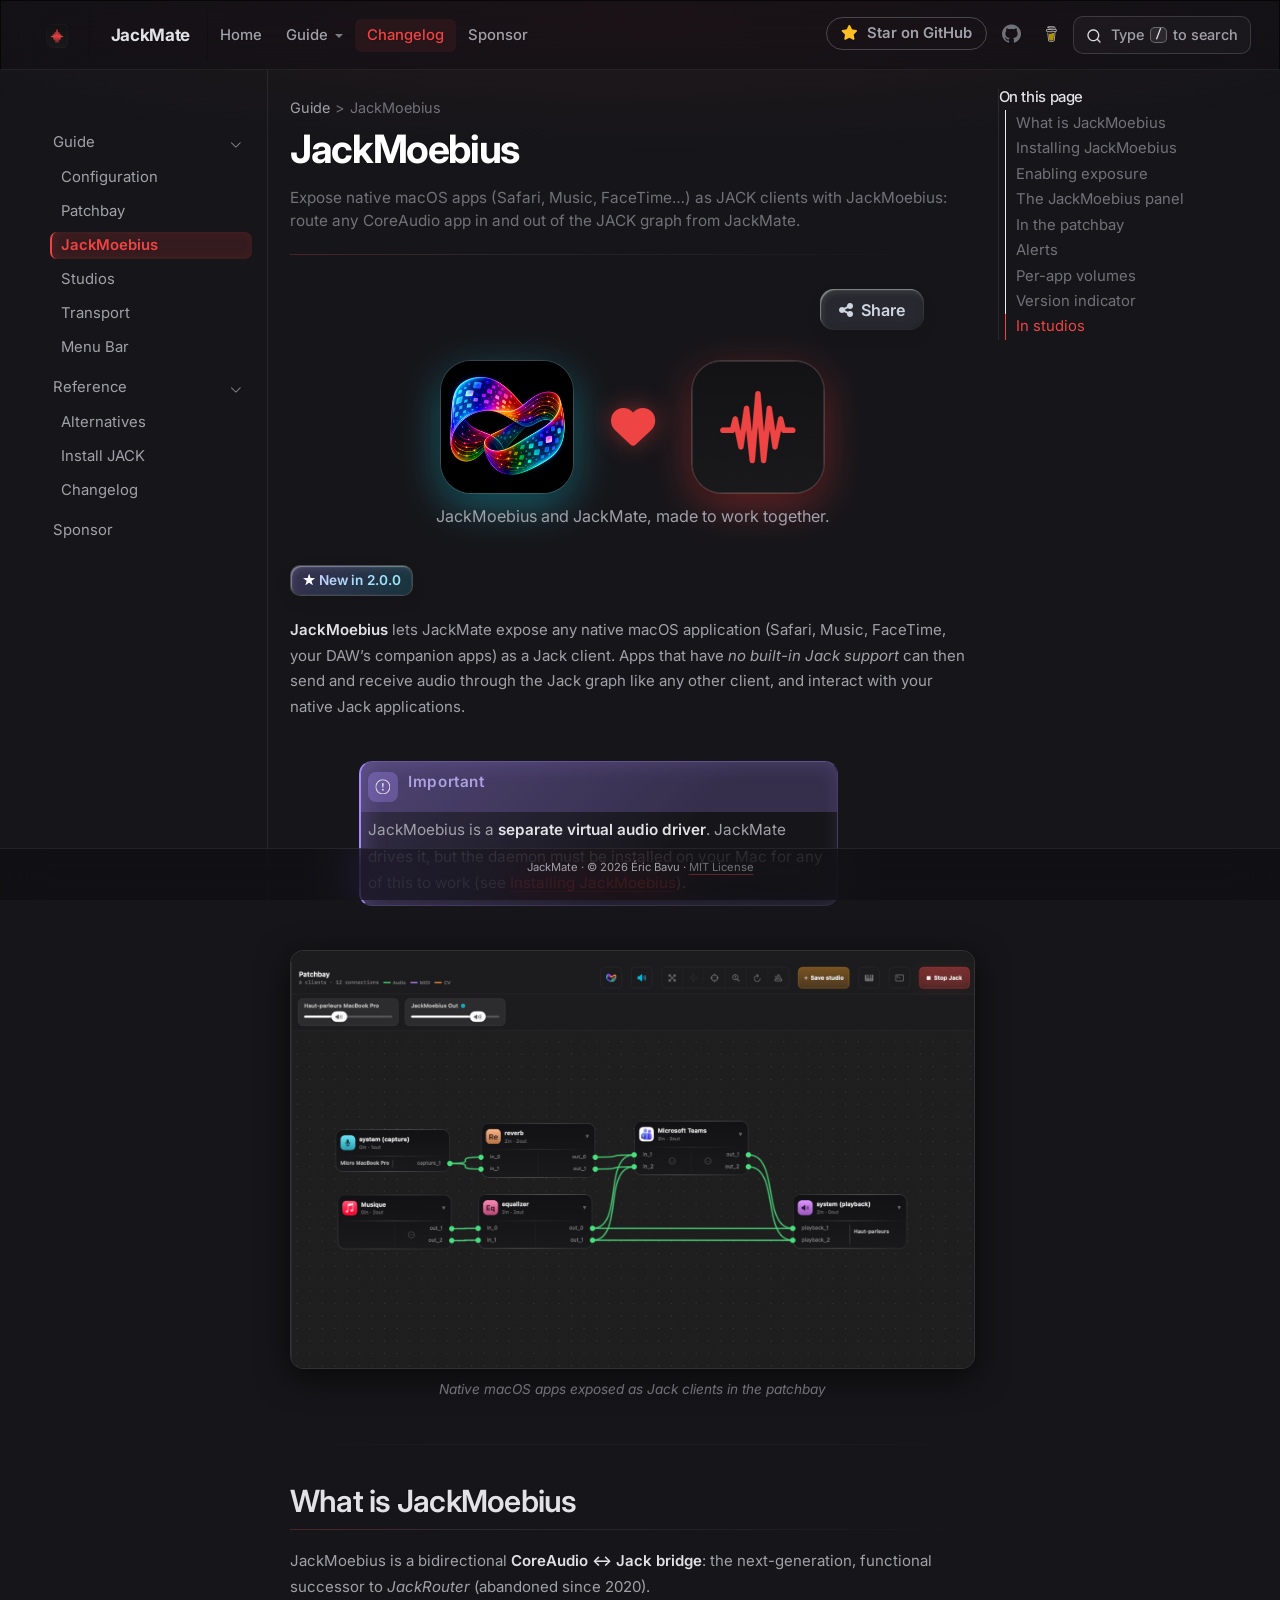
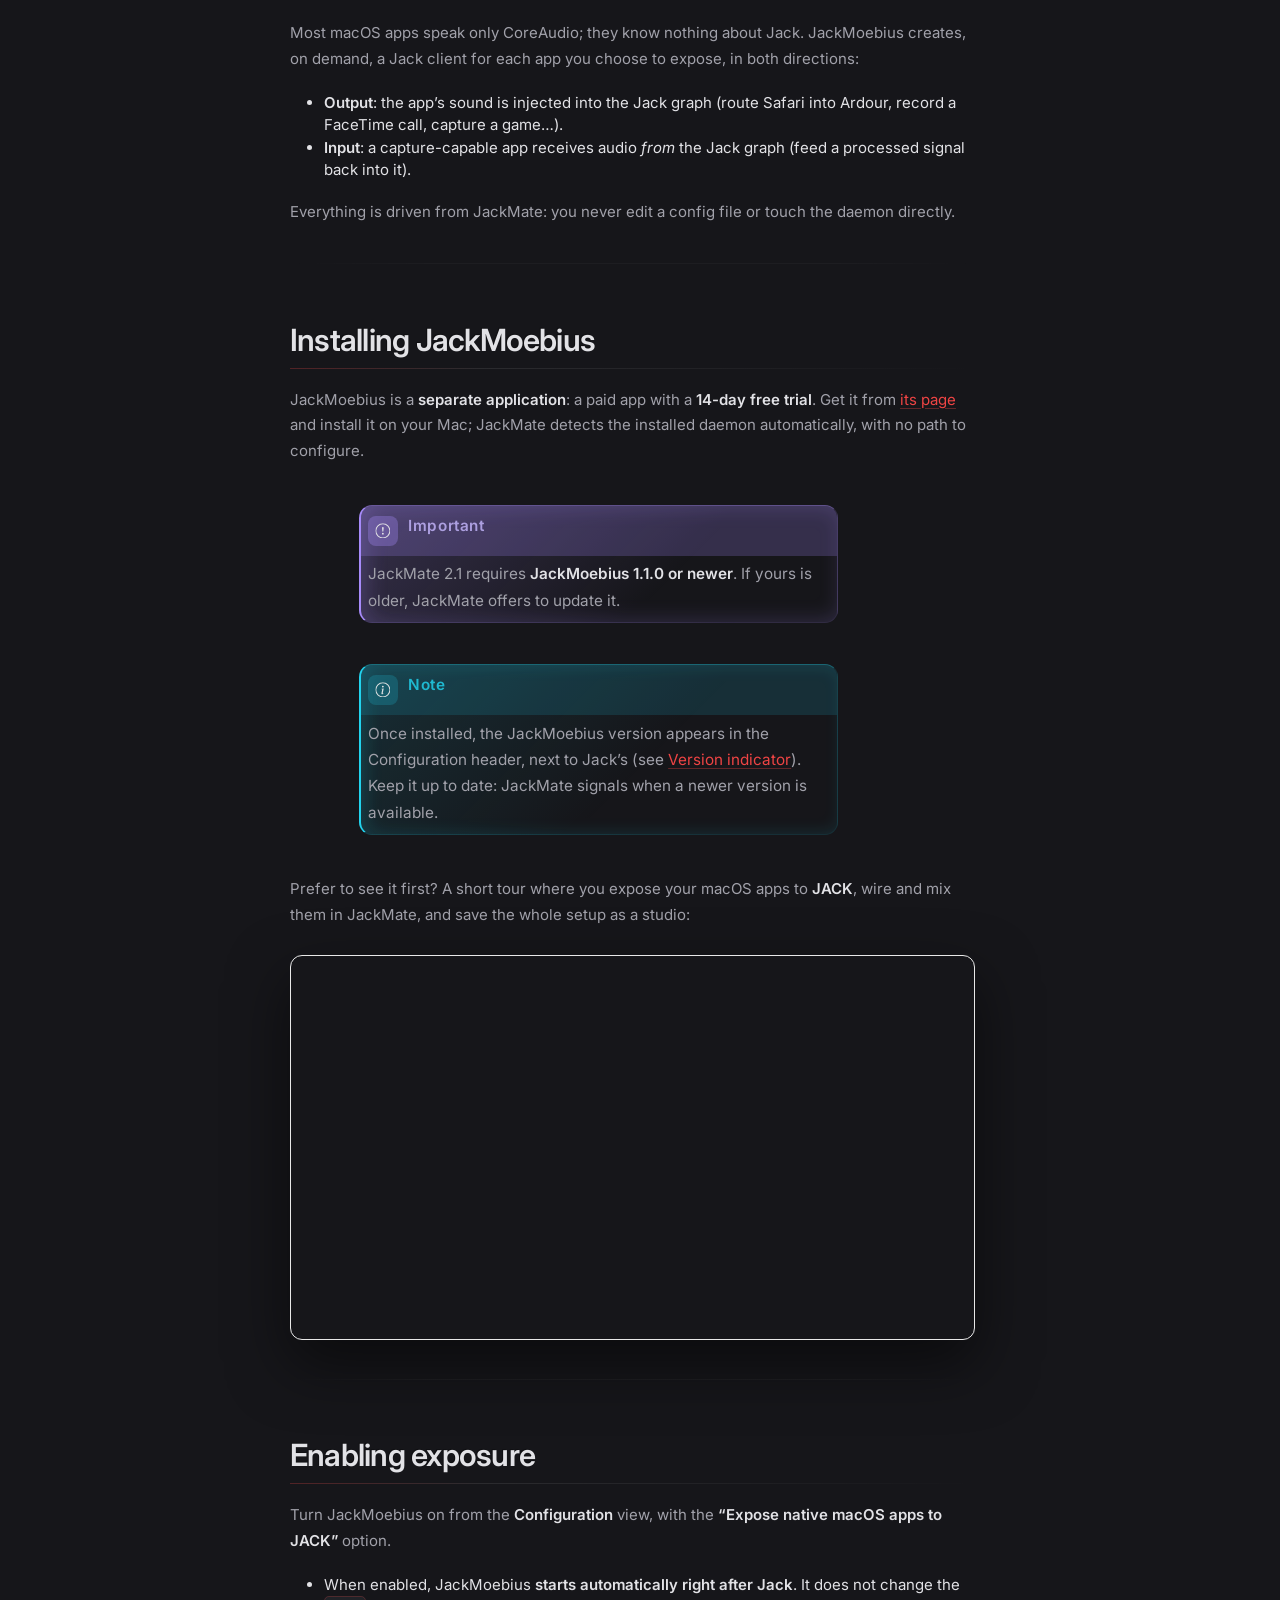
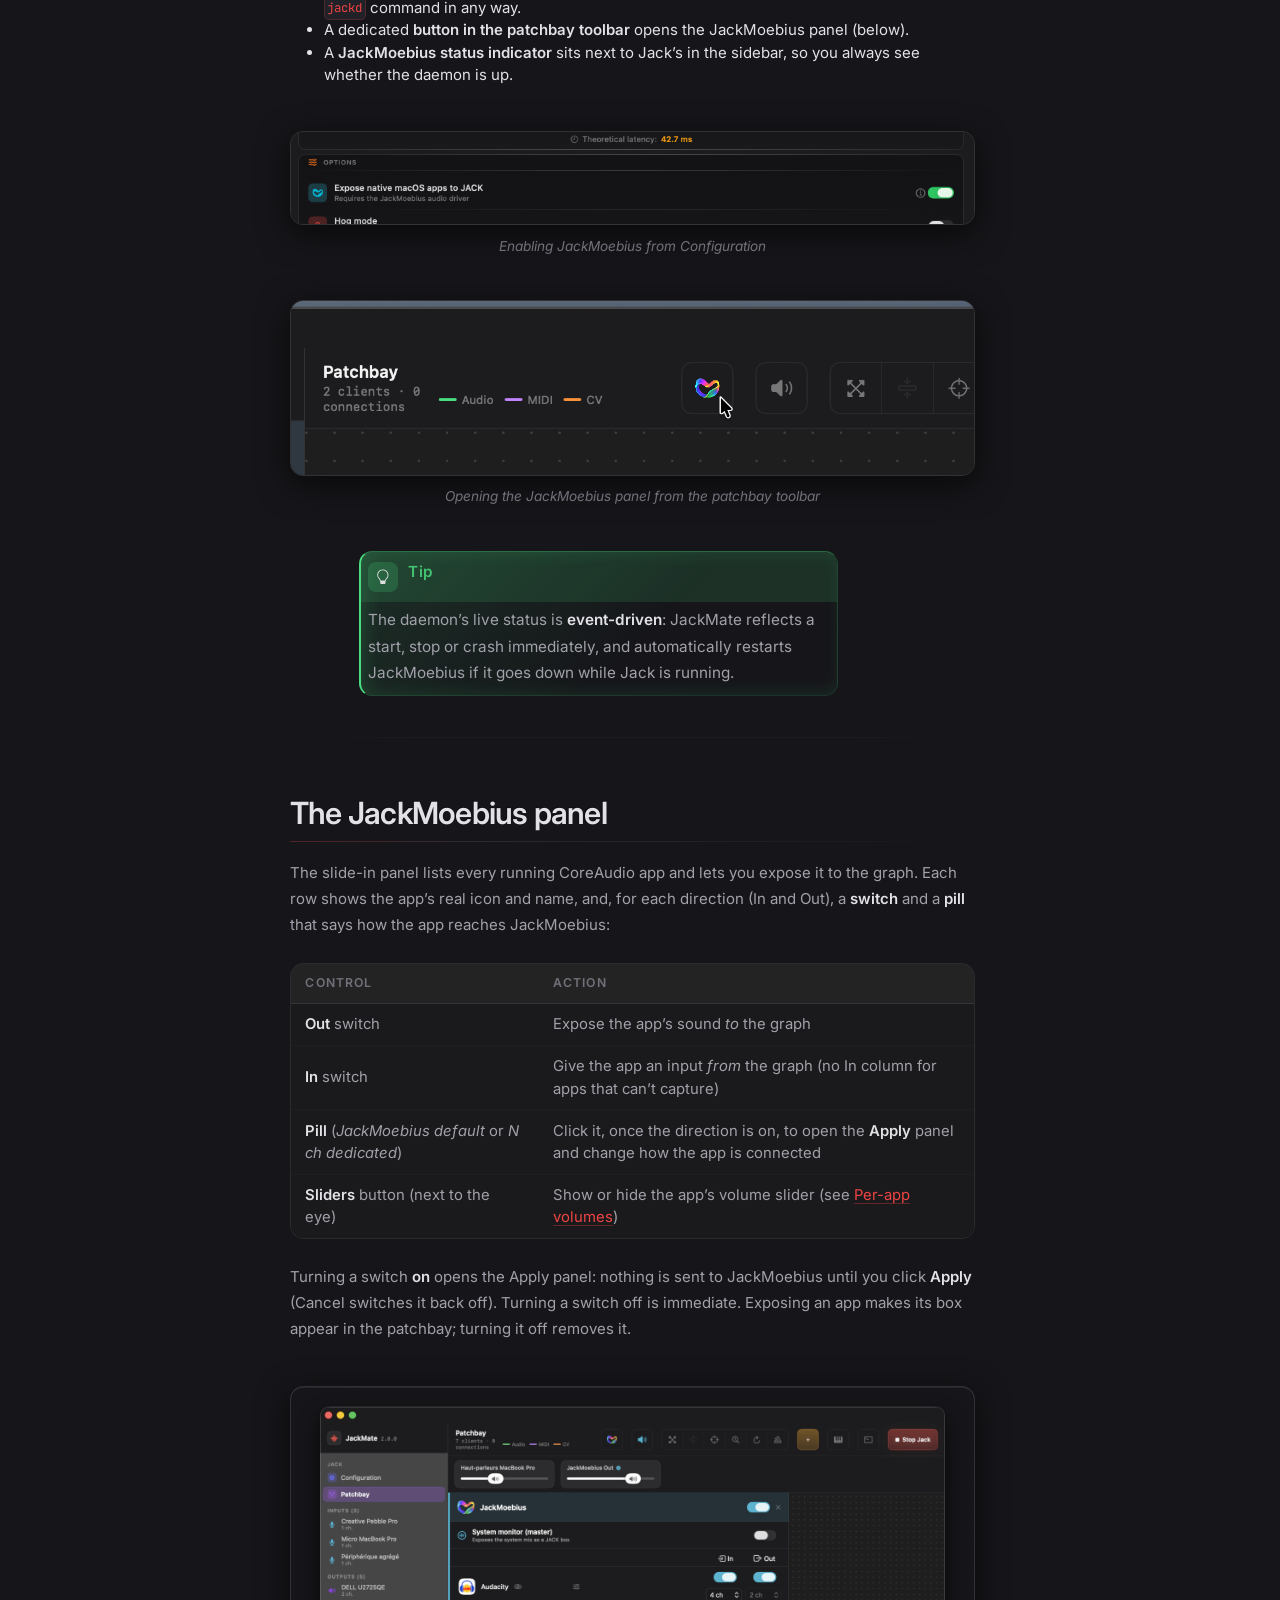
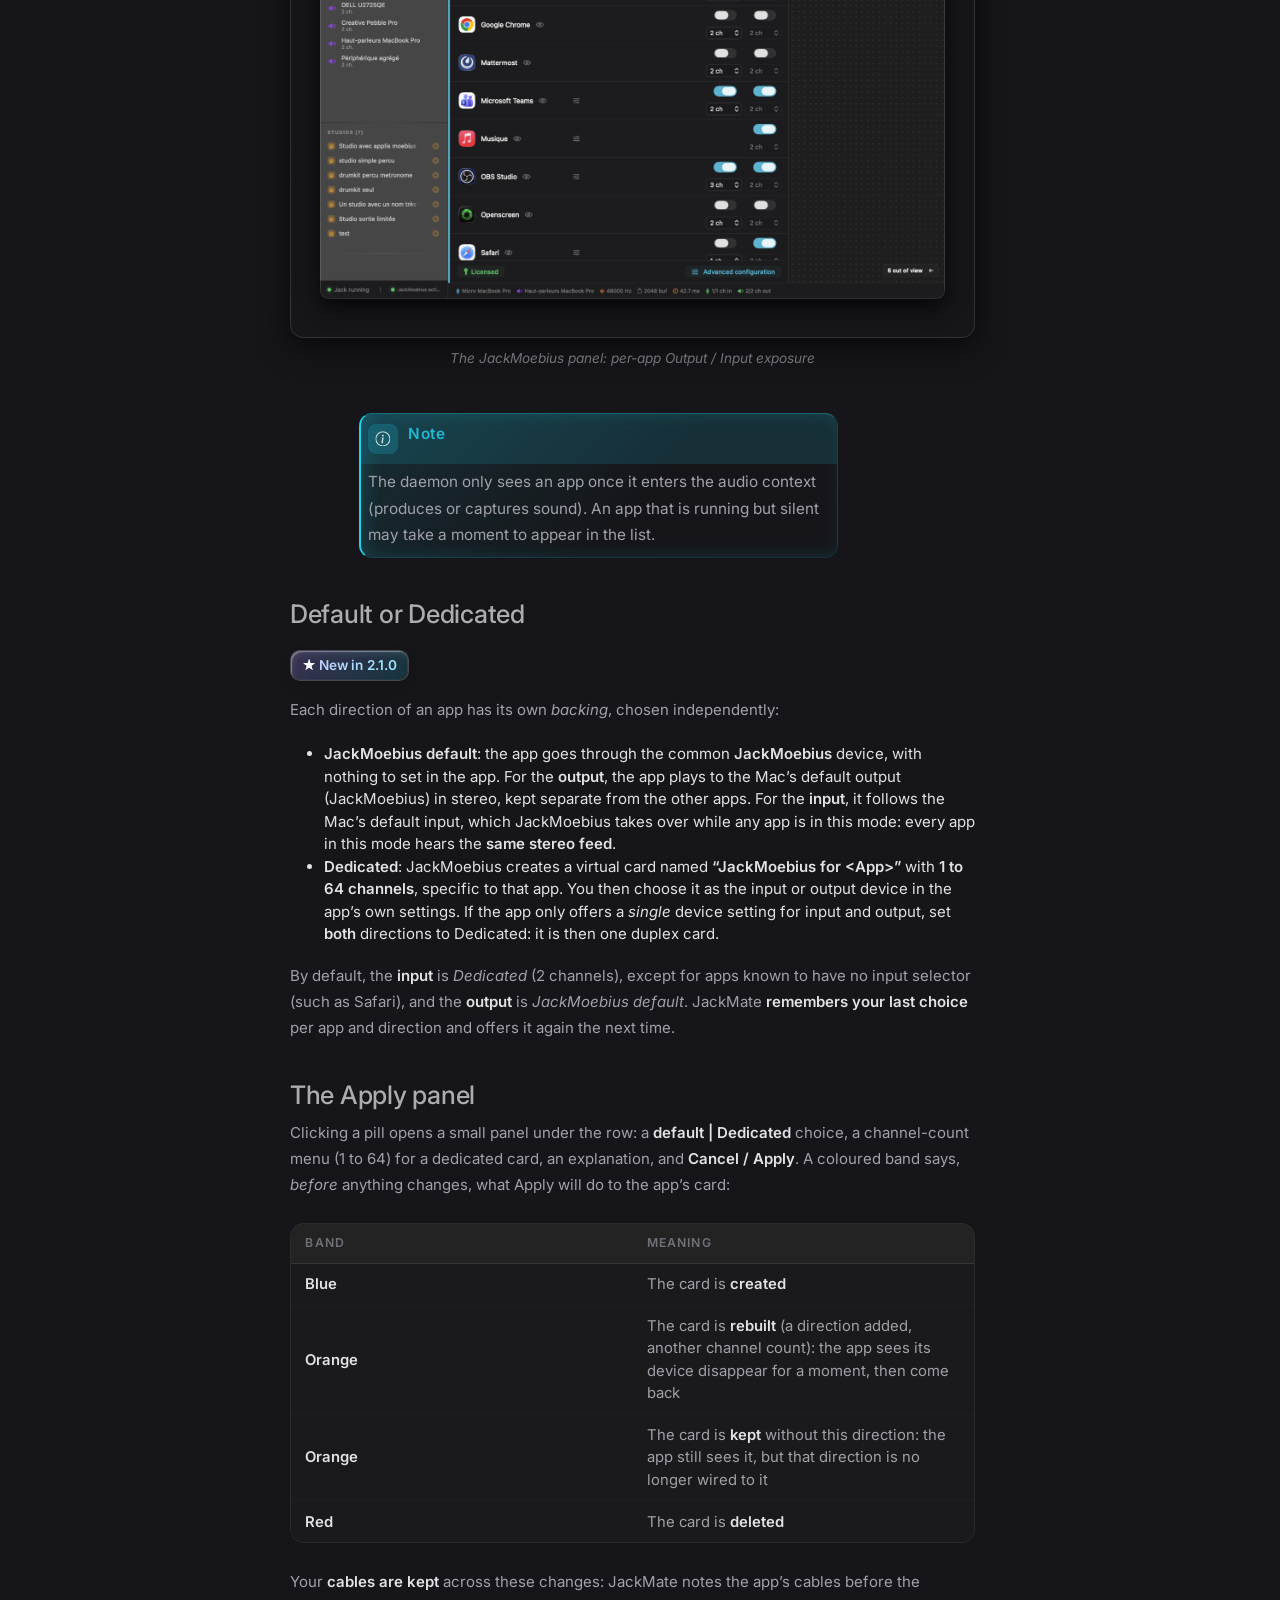
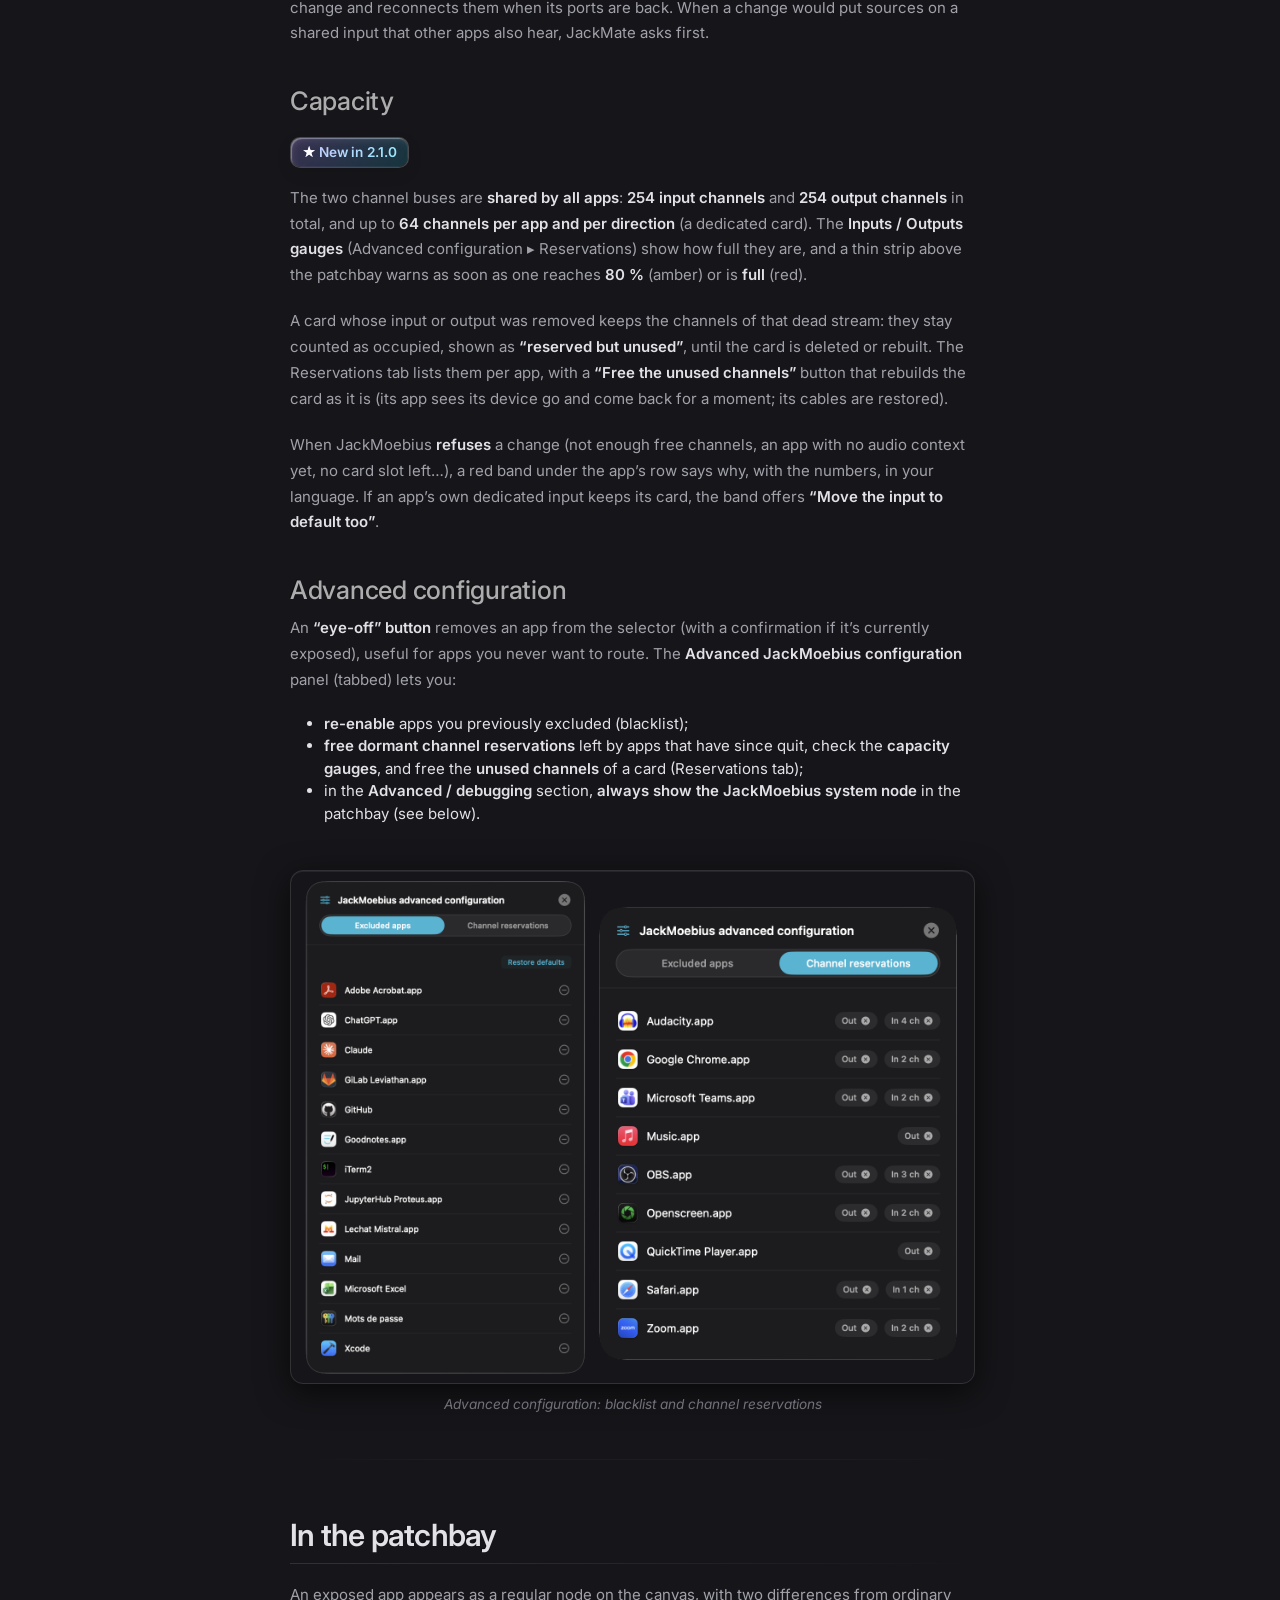
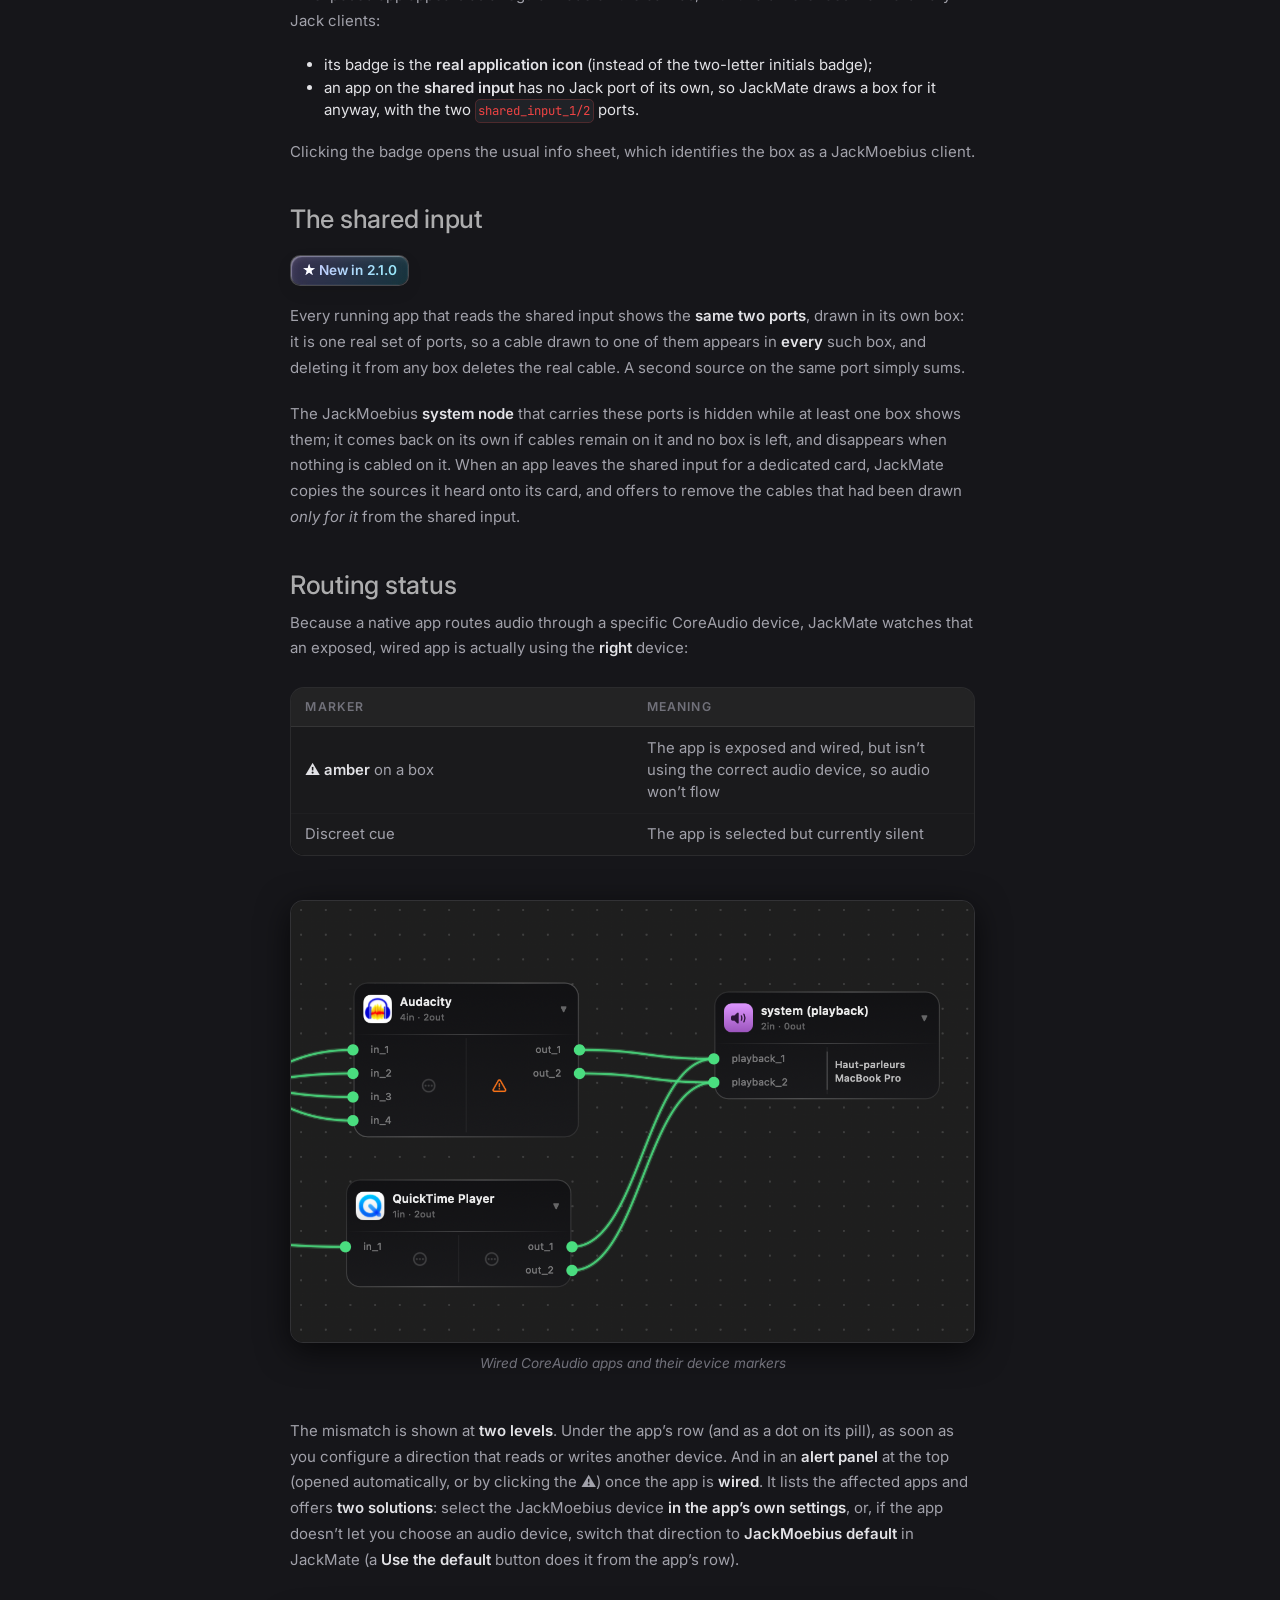
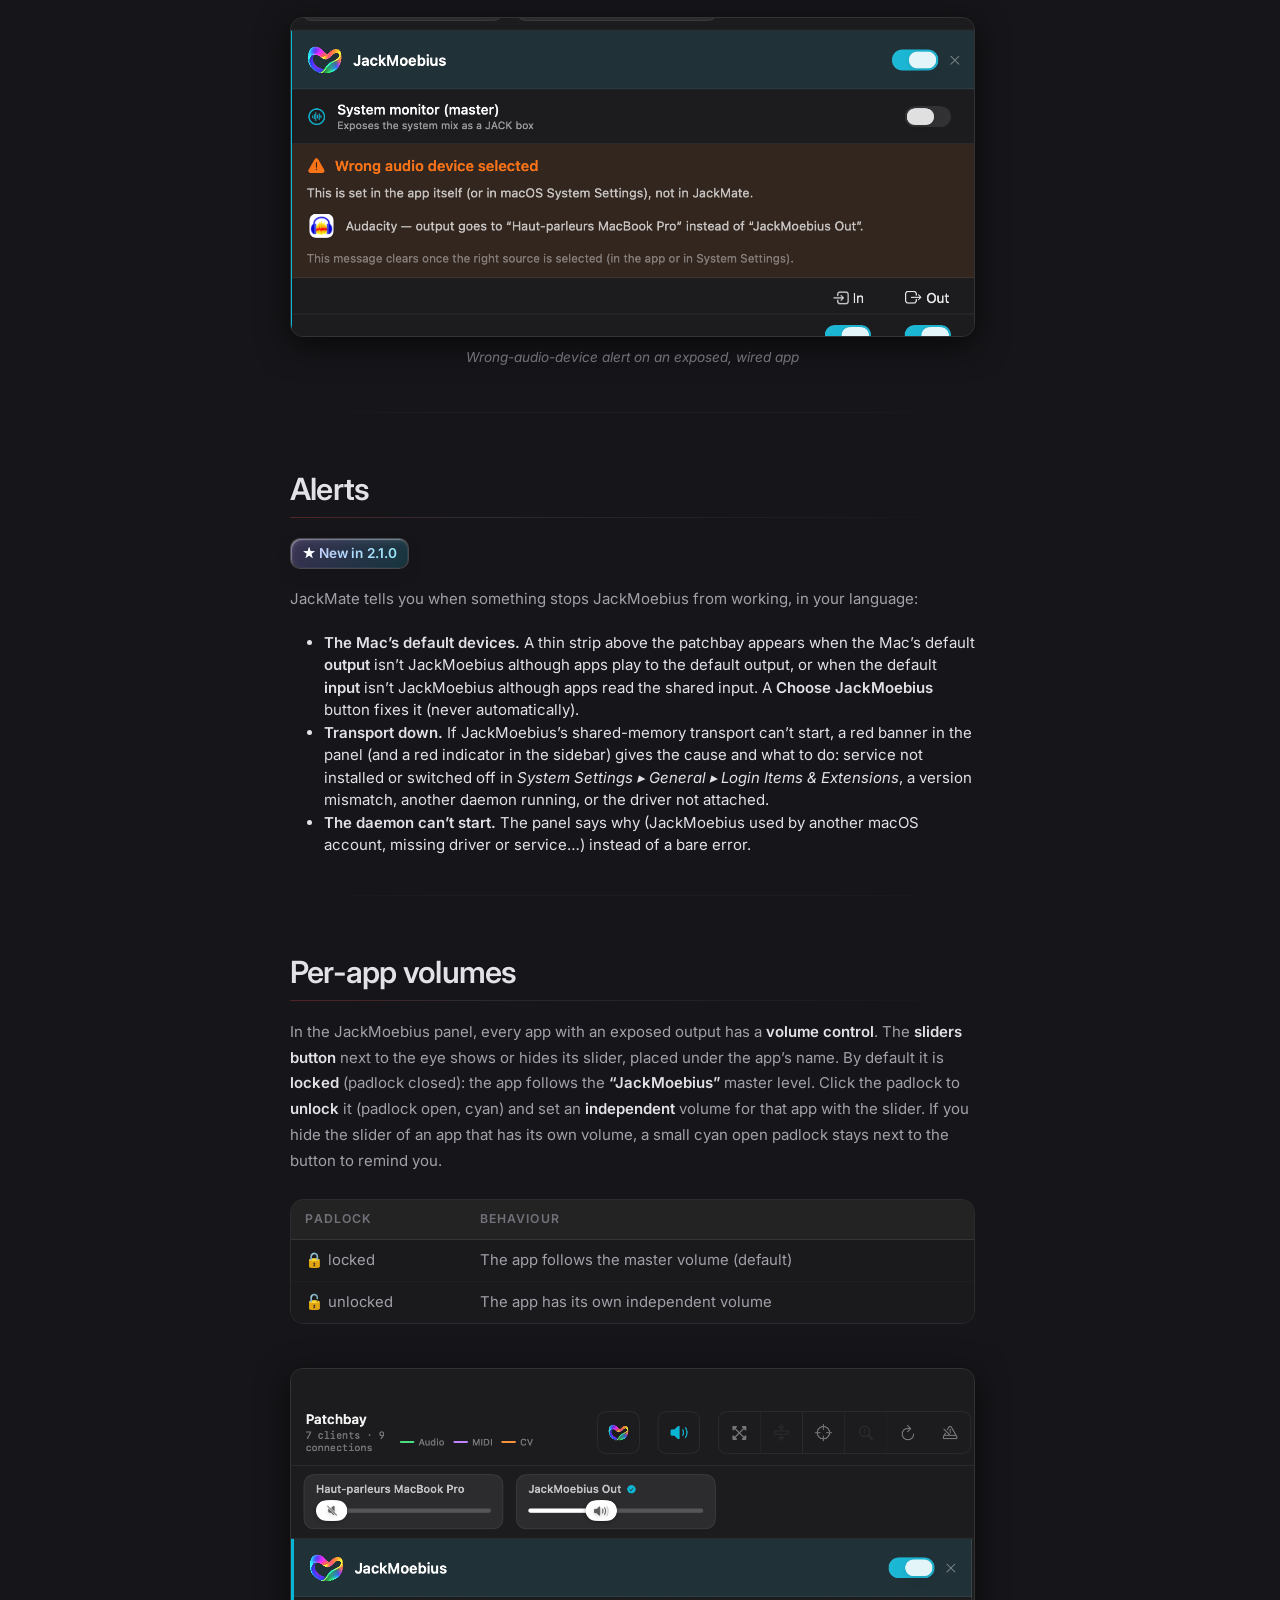
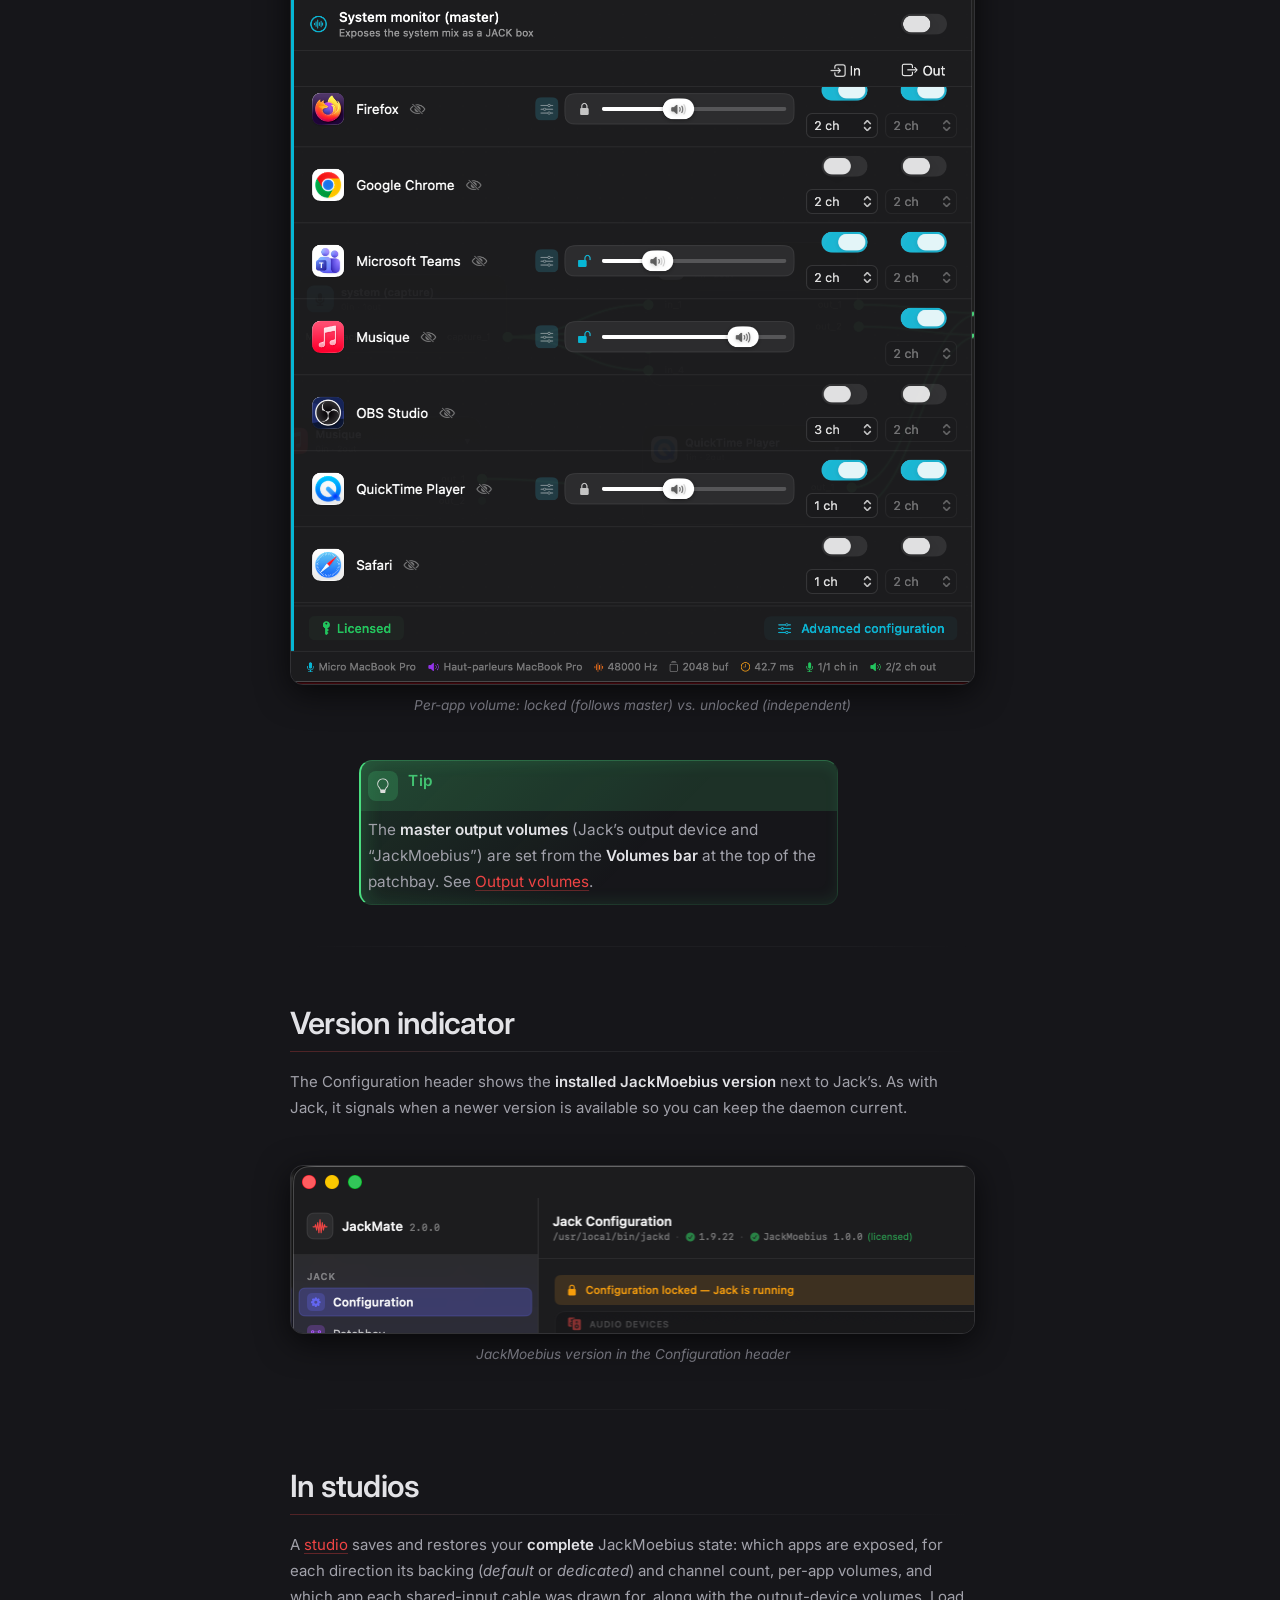
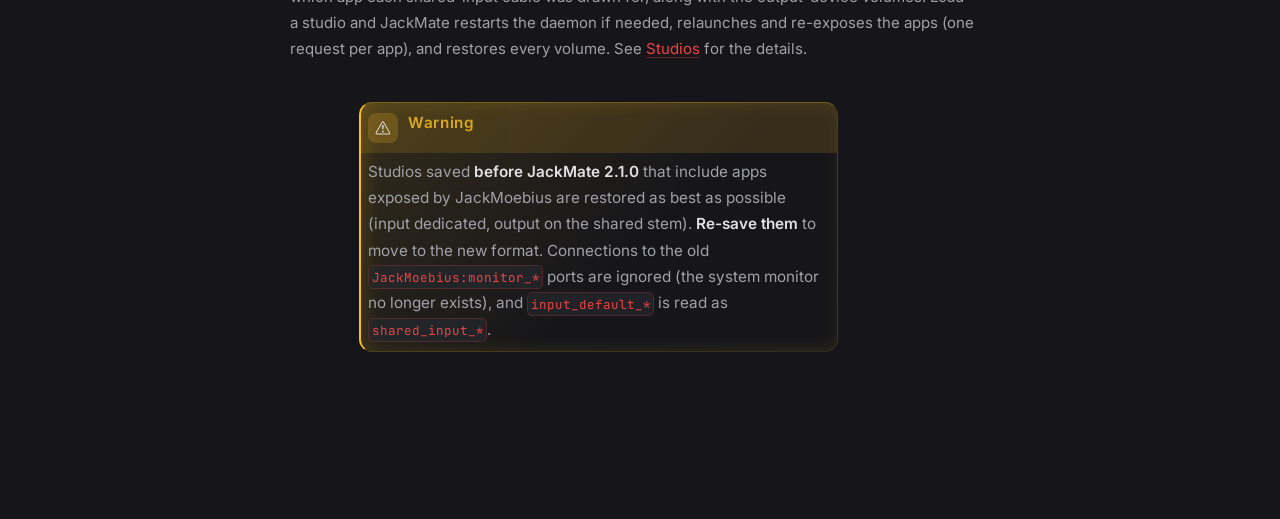
<file: guide/jackmoebius.html>
<!DOCTYPE html>
<html xmlns="http://www.w3.org/1999/xhtml" lang="en" xml:lang="en"><head>

<meta charset="utf-8">
<meta name="generator" content="quarto-1.10.18">

<meta name="viewport" content="width=device-width, initial-scale=1.0, user-scalable=yes">

<meta name="description" content="Expose native macOS apps (Safari, Music, FaceTime…) as JACK clients with JackMoebius: route any CoreAudio app in and out of the JACK graph from JackMate.">

<title>JackMoebius – JackMate</title>
<style>
/* Default styles provided by pandoc.
** See https://pandoc.org/MANUAL.html#variables-for-html for config info.
*/
span.smallcaps{font-variant: small-caps;}
div.columns{display: flex; gap: 1.5em;}
div.column{flex: auto;}
@media screen {
div.columns{gap: min(4vw, 1.5em);}
div.column{overflow-x: auto;}
}
div.hanging-indent{margin-left: 1.5em; text-indent: -1.5em;}
ul.task-list{list-style: none;}
ul.task-list li input[type="checkbox"] {
  width: 0.8em;
  margin: 0 0.8em 0.2em -1em; /* quarto-specific, see https://github.com/quarto-dev/quarto-cli/issues/4556 */ 
  vertical-align: middle;
}
</style>


<script src="../site_libs/quarto-nav/quarto-nav.js"></script>
<script src="../site_libs/clipboard/clipboard.min.js"></script>
<script src="../site_libs/quarto-search/autocomplete.umd.js"></script>
<script src="../site_libs/quarto-search/fuse.min.js"></script>
<script src="../site_libs/quarto-search/quarto-search.js"></script>
<meta name="quarto:offset" content="../">
<link href="../assets/icon.png" rel="icon" type="image/png">
<script src="../site_libs/quarto-html/quarto.js" type="module"></script>
<script src="../site_libs/quarto-html/tabsets/tabsets.js" type="module"></script>
<script src="../site_libs/quarto-html/popper.min.js"></script>
<script src="../site_libs/quarto-html/tippy.umd.min.js"></script>
<script src="../site_libs/quarto-html/anchor.min.js"></script>
<link href="../site_libs/quarto-html/tippy.css" rel="stylesheet">
<link href="../site_libs/quarto-html/quarto-syntax-highlighting-dark-b85bc7c33db8c58e0ec93c3465666fed.css" rel="stylesheet" id="quarto-text-highlighting-styles">
<script src="../site_libs/bootstrap/bootstrap.min.js"></script>
<link href="../site_libs/bootstrap/bootstrap-icons.css" rel="stylesheet">
<link href="../site_libs/bootstrap/bootstrap-d56e77fc2d6698478ca21fdffbdde3e4.min.css" rel="stylesheet" append-hash="true" id="quarto-bootstrap" data-mode="dark">
<link href="../site_libs/quarto-contrib/fontawesome6-6.7.2/all.min.css" rel="stylesheet">
<link href="../site_libs/quarto-contrib/fontawesome6-6.7.2/latex-fontsize.css" rel="stylesheet">
<script src="../site_libs/quarto-contrib/glightbox/glightbox.min.js"></script>
<link href="../site_libs/quarto-contrib/glightbox/glightbox.min.css" rel="stylesheet">
<link href="../site_libs/quarto-contrib/glightbox/lightbox.css" rel="stylesheet">
<script id="quarto-search-options" type="application/json">{
  "location": "navbar",
  "copy-button": false,
  "collapse-after": 3,
  "panel-placement": "end",
  "type": "overlay",
  "limit": 50,
  "keyboard-shortcut": [
    "f",
    "/",
    "s"
  ],
  "show-item-context": false,
  "language": {
    "search-no-results-text": "No results",
    "search-matching-documents-text": "matching documents",
    "search-copy-link-title": "Copy link to search",
    "search-hide-matches-text": "Hide additional matches",
    "search-more-match-text": "more match in this document",
    "search-more-matches-text": "more matches in this document",
    "search-clear-button-title": "Clear",
    "search-text-placeholder": "",
    "search-detached-cancel-button-title": "Cancel",
    "search-submit-button-title": "Submit",
    "search-label": "Search"
  }
}</script>
<style>html{ scroll-behavior: smooth; }</style>
<!-- Font Awesome (global) — needed for raw <i class="fa-…"> icons in the navbar and pages. -->
<link rel="stylesheet" href="https://cdnjs.cloudflare.com/ajax/libs/font-awesome/6.7.2/css/all.min.css" crossorigin="anonymous" referrerpolicy="no-referrer">


<!-- Icons: iOS home-screen + crisp 32px tab favicon (Quarto emits the main favicon). -->
<link rel="apple-touch-icon" sizes="180x180" href="../assets/apple-touch-icon.png">
<link rel="icon" type="image/png" sizes="192x192" href="../assets/favicon-192x192.png">
<link rel="icon" type="image/png" sizes="32x32" href="../assets/favicon-32x32.png">
<link rel="icon" type="image/png" sizes="16x16" href="../assets/favicon-16x16.png">
<link rel="manifest" href="../assets/site.webmanifest">
<link rel="shortcut icon" href="favicon.ico">


<!-- Structured data (schema.org) — tells search engines this is a free macOS app,
     making it eligible for richer results. -->
<script type="application/ld+json">
{
  "@context": "https://schema.org",
  "@type": "SoftwareApplication",
  "name": "JackMate",
  "operatingSystem": "macOS 15.0+",
  "applicationCategory": "MultimediaApplication",
  "description": "Native macOS app to start, configure and patch the JACK Audio Connection Kit (jackd) — a visual JACK patchbay and server manager for musicians and audio engineers.",
  "image": "https://jackmate.app/assets/og-image.jpg",
  "url": "https://jackmate.app/",
  "downloadUrl": "https://jackmate.app/#download",
  "license": "https://opensource.org/licenses/MIT",
  "isAccessibleForFree": true,
  "offers": {
    "@type": "Offer",
    "price": "0",
    "priceCurrency": "USD"
  },
  "author": {
    "@type": "Person",
    "name": "Éric Bavu"
  }
}
</script>


<link rel="stylesheet" href="../assets/custom.css">
<meta property="og:title" content="JackMoebius – JackMate">
<meta property="og:description" content="Expose native macOS apps (Safari, Music, FaceTime…) as JACK clients with JackMoebius: route any CoreAudio app in and out of the JACK graph from JackMate.">
<meta property="og:image" content="https://jackmate.app/assets/og-image.jpg">
<meta property="og:site_name" content="JackMate">
<link rel="canonical" href="https://jackmate.app/guide/jackmoebius.html">
<meta property="og:url" content="https://jackmate.app/guide/jackmoebius.html">
<meta property="og:image:alt" content="JackMoebius">
<meta property="og:image:height" content="630">
<meta property="og:image:width" content="1200">
<meta name="twitter:title" content="JackMoebius – JackMate">
<meta name="twitter:description" content="Expose native macOS apps (Safari, Music, FaceTime…) as JACK clients with JackMoebius: route any CoreAudio app in and out of the JACK graph from JackMate.">
<meta name="twitter:image" content="https://jackmate.app/assets/og-image.jpg">
<meta name="twitter:image:alt" content="JackMoebius">
<meta name="twitter:image-height" content="630">
<meta name="twitter:image-width" content="1200">
<meta name="twitter:card" content="summary_large_image">
</head>

<body class="nav-sidebar floating nav-fixed quarto-light">

<div id="quarto-search-results"></div>
  <header id="quarto-header" class="headroom fixed-top">
    <nav class="navbar navbar-expand-lg " data-bs-theme="dark">
      <div class="navbar-container container-fluid">
      <div class="navbar-brand-container mx-auto">
    <a href="../index.html" class="navbar-brand navbar-brand-logo">
    <img src="../assets/icon.png" alt="JackMate" class="navbar-logo light-content">
    <img src="../assets/icon.png" alt="JackMate" class="navbar-logo dark-content">
    </a>
    <a class="navbar-brand" href="../index.html">
    <span class="navbar-title">JackMate</span>
    </a>
  </div>
            <div id="quarto-search" class="" title="Search"></div>
          <button class="navbar-toggler" type="button" data-bs-toggle="collapse" data-bs-target="#navbarCollapse" aria-controls="navbarCollapse" role="menu" aria-expanded="false" aria-label="Toggle navigation" onclick="if (window.quartoToggleHeadroom) { window.quartoToggleHeadroom(); }">
  <span class="navbar-toggler-icon"></span>
</button>
          <div class="collapse navbar-collapse" id="navbarCollapse">
            <ul class="navbar-nav navbar-nav-scroll me-auto">
  <li class="nav-item">
    <a class="nav-link" href="../index.html"> 
<span class="menu-text">Home</span></a>
  </li>  
  <li class="nav-item dropdown ">
    <a class="nav-link dropdown-toggle" href="#" id="nav-menu-guide" role="link" data-bs-toggle="dropdown" aria-expanded="false">
 <span class="menu-text">Guide</span>
    </a>
    <ul class="dropdown-menu" aria-labelledby="nav-menu-guide">    
        <li>
    <a class="dropdown-item" href="../guide/configuration.html">
 <span class="dropdown-text">Configuration</span></a>
  </li>  
        <li>
    <a class="dropdown-item" href="../guide/patchbay.html">
 <span class="dropdown-text">Patchbay</span></a>
  </li>  
        <li>
    <a class="dropdown-item" href="../guide/jackmoebius.html">
 <span class="dropdown-text">JackMoebius</span></a>
  </li>  
        <li>
    <a class="dropdown-item" href="../guide/studios.html">
 <span class="dropdown-text">Studios</span></a>
  </li>  
        <li>
    <a class="dropdown-item" href="../guide/transport.html">
 <span class="dropdown-text">Transport</span></a>
  </li>  
        <li>
    <a class="dropdown-item" href="../guide/menubar.html">
 <span class="dropdown-text">Menu Bar</span></a>
  </li>  
        <li><hr class="dropdown-divider"></li>
        <li>
    <a class="dropdown-item" href="../guide/alternatives.html">
 <span class="dropdown-text">Alternatives</span></a>
  </li>  
        <li>
    <a class="dropdown-item" href="../install-jack-macos.html">
 <span class="dropdown-text">Install JACK</span></a>
  </li>  
    </ul>
  </li>
  <li class="nav-item">
    <a class="nav-link active" href="../changelog.html" aria-current="page"> 
<span class="menu-text">Changelog</span></a>
  </li>  
  <li class="nav-item">
    <a class="nav-link" href="../sponsor.html"> 
<span class="menu-text">Sponsor</span></a>
  </li>  
</ul>
            <ul class="navbar-nav navbar-nav-scroll ms-auto">
  <li class="nav-item">
    <a class="nav-link" href="https://github.com/zinc75/JackMate"> 
<span class="menu-text"><span class="nav-star"><i class="fa-solid fa-star nav-star-ic" aria-hidden="true"></i> Star on GitHub</span></span></a>
  </li>  
  <li class="nav-item compact">
    <a class="nav-link" href="https://github.com/zinc75/JackMate"> <i class="bi bi-github" role="img">
</i> 
<span class="menu-text"></span></a>
  </li>  
  <li class="nav-item">
    <a class="nav-link" href="https://www.buymeacoffee.com/zinc75"> 
<span class="menu-text"><span class="navbar-bmc-icon" aria-label="Buy me a coffee"></span></span></a>
  </li>  
</ul>
          </div> <!-- /navcollapse -->
            <div class="quarto-navbar-tools">
</div>
      </div> <!-- /container-fluid -->
    </nav>
  <nav class="quarto-secondary-nav">
    <div class="container-fluid d-flex">
      <button type="button" class="quarto-btn-toggle btn" data-bs-toggle="collapse" role="button" data-bs-target=".quarto-sidebar-collapse-item" aria-controls="quarto-sidebar" aria-expanded="false" aria-label="Toggle sidebar navigation" onclick="if (window.quartoToggleHeadroom) { window.quartoToggleHeadroom(); }">
        <i class="bi bi-layout-text-sidebar-reverse"></i>
      </button>
        <nav class="quarto-page-breadcrumbs" aria-label="breadcrumb"><ol class="breadcrumb"><li class="breadcrumb-item"><a href="../guide/configuration.html">Guide</a></li><li class="breadcrumb-item"><a href="../guide/jackmoebius.html">JackMoebius</a></li></ol></nav>
        <a class="flex-grow-1" role="navigation" data-bs-toggle="collapse" data-bs-target=".quarto-sidebar-collapse-item" aria-controls="quarto-sidebar" aria-expanded="false" aria-label="Toggle sidebar navigation" onclick="if (window.quartoToggleHeadroom) { window.quartoToggleHeadroom(); }">      
        </a>
      <button type="button" class="btn quarto-search-button" aria-label="Search" onclick="window.quartoOpenSearch();">
        <i class="bi bi-search"></i>
      </button>
    </div>
  </nav>
</header>
<!-- content -->
<div id="quarto-content" class="quarto-container page-columns page-rows-contents page-layout-article page-navbar">
<!-- sidebar -->
  <nav id="quarto-sidebar" class="sidebar collapse collapse-horizontal quarto-sidebar-collapse-item sidebar-navigation floating overflow-auto">
        <div class="mt-2 flex-shrink-0 align-items-center">
        <div class="sidebar-search">
        <div id="quarto-search" class="" title="Search"></div>
        </div>
        </div>
    <div class="sidebar-menu-container"> 
    <ul class="list-unstyled mt-1">
        <li class="sidebar-item sidebar-item-section">
      <div class="sidebar-item-container"> 
            <a class="sidebar-item-text sidebar-link text-start" data-bs-toggle="collapse" data-bs-target="#quarto-sidebar-section-1" role="navigation" aria-expanded="true">
 <span class="menu-text">Guide</span></a>
          <a class="sidebar-item-toggle text-start" data-bs-toggle="collapse" data-bs-target="#quarto-sidebar-section-1" role="navigation" aria-expanded="true" aria-label="Toggle section">
            <i class="bi bi-chevron-right ms-2"></i>
          </a> 
      </div>
      <ul id="quarto-sidebar-section-1" class="collapse list-unstyled sidebar-section depth1 show">  
          <li class="sidebar-item">
  <div class="sidebar-item-container"> 
  <a href="../guide/configuration.html" class="sidebar-item-text sidebar-link">
 <span class="menu-text">Configuration</span></a>
  </div>
</li>
          <li class="sidebar-item">
  <div class="sidebar-item-container"> 
  <a href="../guide/patchbay.html" class="sidebar-item-text sidebar-link">
 <span class="menu-text">Patchbay</span></a>
  </div>
</li>
          <li class="sidebar-item">
  <div class="sidebar-item-container"> 
  <a href="../guide/jackmoebius.html" class="sidebar-item-text sidebar-link active">
 <span class="menu-text">JackMoebius</span></a>
  </div>
</li>
          <li class="sidebar-item">
  <div class="sidebar-item-container"> 
  <a href="../guide/studios.html" class="sidebar-item-text sidebar-link">
 <span class="menu-text">Studios</span></a>
  </div>
</li>
          <li class="sidebar-item">
  <div class="sidebar-item-container"> 
  <a href="../guide/transport.html" class="sidebar-item-text sidebar-link">
 <span class="menu-text">Transport</span></a>
  </div>
</li>
          <li class="sidebar-item">
  <div class="sidebar-item-container"> 
  <a href="../guide/menubar.html" class="sidebar-item-text sidebar-link">
 <span class="menu-text">Menu Bar</span></a>
  </div>
</li>
      </ul>
  </li>
        <li class="sidebar-item sidebar-item-section">
      <div class="sidebar-item-container"> 
            <a class="sidebar-item-text sidebar-link text-start" data-bs-toggle="collapse" data-bs-target="#quarto-sidebar-section-2" role="navigation" aria-expanded="true">
 <span class="menu-text">Reference</span></a>
          <a class="sidebar-item-toggle text-start" data-bs-toggle="collapse" data-bs-target="#quarto-sidebar-section-2" role="navigation" aria-expanded="true" aria-label="Toggle section">
            <i class="bi bi-chevron-right ms-2"></i>
          </a> 
      </div>
      <ul id="quarto-sidebar-section-2" class="collapse list-unstyled sidebar-section depth1 show">  
          <li class="sidebar-item">
  <div class="sidebar-item-container"> 
  <a href="../guide/alternatives.html" class="sidebar-item-text sidebar-link">
 <span class="menu-text">Alternatives</span></a>
  </div>
</li>
          <li class="sidebar-item">
  <div class="sidebar-item-container"> 
  <a href="../install-jack-macos.html" class="sidebar-item-text sidebar-link">
 <span class="menu-text">Install JACK</span></a>
  </div>
</li>
          <li class="sidebar-item">
  <div class="sidebar-item-container"> 
  <a href="../changelog.html" class="sidebar-item-text sidebar-link">
 <span class="menu-text">Changelog</span></a>
  </div>
</li>
      </ul>
  </li>
        <li class="sidebar-item">
  <div class="sidebar-item-container"> 
  <a href="../sponsor.html" class="sidebar-item-text sidebar-link">
 <span class="menu-text">Sponsor</span></a>
  </div>
</li>
    </ul>
    </div>
</nav>
<div id="quarto-sidebar-glass" class="quarto-sidebar-collapse-item" data-bs-toggle="collapse" data-bs-target=".quarto-sidebar-collapse-item"></div>
<!-- margin-sidebar -->
    <div id="quarto-margin-sidebar" class="sidebar margin-sidebar">
        <nav id="TOC" role="doc-toc" class="toc-active">
    <h2 id="toc-title">On this page</h2>
   
  <ul>
  <li><a href="#what-is-jackmoebius" id="toc-what-is-jackmoebius" class="nav-link active" data-scroll-target="#what-is-jackmoebius">What is JackMoebius</a></li>
  <li><a href="#installing-jackmoebius" id="toc-installing-jackmoebius" class="nav-link" data-scroll-target="#installing-jackmoebius">Installing JackMoebius</a></li>
  <li><a href="#enabling-exposure" id="toc-enabling-exposure" class="nav-link" data-scroll-target="#enabling-exposure">Enabling exposure</a></li>
  <li><a href="#the-jackmoebius-panel" id="toc-the-jackmoebius-panel" class="nav-link" data-scroll-target="#the-jackmoebius-panel">The JackMoebius panel</a>
  <ul class="collapse">
  <li><a href="#default-or-dedicated" id="toc-default-or-dedicated" class="nav-link" data-scroll-target="#default-or-dedicated">Default or Dedicated</a></li>
  <li><a href="#the-apply-panel" id="toc-the-apply-panel" class="nav-link" data-scroll-target="#the-apply-panel">The Apply panel</a></li>
  <li><a href="#capacity" id="toc-capacity" class="nav-link" data-scroll-target="#capacity">Capacity</a></li>
  <li><a href="#advanced-configuration" id="toc-advanced-configuration" class="nav-link" data-scroll-target="#advanced-configuration">Advanced configuration</a></li>
  </ul></li>
  <li><a href="#in-the-patchbay" id="toc-in-the-patchbay" class="nav-link" data-scroll-target="#in-the-patchbay">In the patchbay</a>
  <ul class="collapse">
  <li><a href="#the-shared-input" id="toc-the-shared-input" class="nav-link" data-scroll-target="#the-shared-input">The shared input</a></li>
  <li><a href="#routing-status" id="toc-routing-status" class="nav-link" data-scroll-target="#routing-status">Routing status</a></li>
  </ul></li>
  <li><a href="#alerts" id="toc-alerts" class="nav-link" data-scroll-target="#alerts">Alerts</a></li>
  <li><a href="#per-app-volumes" id="toc-per-app-volumes" class="nav-link" data-scroll-target="#per-app-volumes">Per-app volumes</a></li>
  <li><a href="#version-indicator" id="toc-version-indicator" class="nav-link" data-scroll-target="#version-indicator">Version indicator</a></li>
  <li><a href="#in-studios" id="toc-in-studios" class="nav-link" data-scroll-target="#in-studios">In studios</a></li>
  </ul>
</nav>
    </div>
<!-- main -->
<main class="content" id="quarto-document-content">

<header id="title-block-header" class="quarto-title-block default"><nav class="quarto-page-breadcrumbs quarto-title-breadcrumbs d-none d-lg-block" aria-label="breadcrumb"><ol class="breadcrumb"><li class="breadcrumb-item"><a href="../guide/configuration.html">Guide</a></li><li class="breadcrumb-item"><a href="../guide/jackmoebius.html">JackMoebius</a></li></ol></nav>
<div class="quarto-title">
<h1 class="title">JackMoebius</h1>
</div>

<div>
  <div class="description">
    Expose native macOS apps (Safari, Music, FaceTime…) as JACK clients with JackMoebius: route any CoreAudio app in and out of the JACK graph from JackMate.
  </div>
</div>


<div class="quarto-title-meta">

    
  
    
  </div>
  


</header>


<style>
.jm-pair { display:flex; align-items:center; justify-content:center; gap:2.2rem; margin:1.8rem 0 .6rem; flex-wrap:wrap; }
.jm-pair-icon { width:132px; height:132px; object-fit:contain; border-radius:30px;
  box-shadow:0 0 0 1px rgba(255,255,255,.14), 0 12px 40px rgba(34,211,238,.40), 0 4px 12px rgba(0,0,0,.55); }
.jm-pair-icon.jm-mate { box-shadow:0 0 0 1px rgba(255,255,255,.14), 0 12px 40px rgba(239,68,68,.40), 0 4px 12px rgba(0,0,0,.55); }
.jm-pair-heart { color:var(--jm-red,#ef4444); font-size:2.6rem; filter:drop-shadow(0 0 12px rgba(239,68,68,.45)); animation:jm-beat 1.7s ease-in-out infinite; }
@keyframes jm-beat { 0%,100%{transform:scale(1);} 14%{transform:scale(1.22);} 28%{transform:scale(1);} 42%{transform:scale(1.15);} 56%{transform:scale(1);} }
@media (prefers-reduced-motion: reduce){ .jm-pair-heart{ animation:none; } }
.jm-pair-cap { text-align:center; color:var(--jm-text-dim,#a1a1aa); font-size:.95rem; margin:0 0 2rem; }
@media (max-width:520px){
  .jm-pair { gap:1.1rem; flex-wrap:nowrap; }
  .jm-pair-icon { width:92px; height:92px; border-radius:21px; }
  .jm-pair-heart { font-size:2rem; }
}
</style>
<div class="jm-pair">
  <img class="jm-pair-icon" src="../assets/jackmoebius-icon.png" alt="JackMoebius">
  <span class="jm-pair-heart" aria-hidden="true"><i class="fa-solid fa-heart"></i></span>
  <img class="jm-pair-icon jm-mate" src="../assets/icon.png" alt="JackMate">
</div>
<p class="jm-pair-cap">JackMoebius and JackMate, made to work together.</p>
<p><span class="badge-new"><span class="badge-star">★</span> New in 2.0.0</span></p>
<p><strong>JackMoebius</strong> lets JackMate expose any native macOS application (Safari, Music, FaceTime, your DAW’s companion apps) as a Jack client. Apps that have <em>no built-in Jack support</em> can then send and receive audio through the Jack graph like any other client, and interact with your native Jack applications.</p>
<div class="callout callout-style-default callout-important callout-titled">
<div class="callout-header d-flex align-content-center">
<div class="callout-icon-container">
<i class="callout-icon"></i>
</div>
<div class="callout-title-container flex-fill">
Important
</div>
</div>
<div class="callout-body-container callout-body">
<p>JackMoebius is a <strong>separate virtual audio driver</strong>. JackMate drives it, but the daemon must be installed on your Mac for any of this to work (see <a href="#installing-jackmoebius">Installing JackMoebius</a>).</p>
</div>
</div>
<div class="quarto-figure quarto-figure-center">
<figure class="figure">
<p><a href="../assets/screenshots/jackmoebius-routing-coreaudio-jack.png" class="lightbox" data-gallery="quarto-lightbox-gallery-1" title="Native macOS apps exposed as Jack clients in the patchbay"><img src="../assets/screenshots/jackmoebius-routing-coreaudio-jack.png" class="img-fluid figure-img" alt="Native macOS apps exposed as Jack clients in the patchbay."></a></p>
<figcaption>Native macOS apps exposed as Jack clients in the patchbay</figcaption>
</figure>
</div>
<hr>
<section id="what-is-jackmoebius" class="level2">
<h2 class="anchored" data-anchor-id="what-is-jackmoebius">What is JackMoebius</h2>
<p>JackMoebius is a bidirectional <strong>CoreAudio ↔︎ Jack bridge</strong>: the next-generation, functional successor to <em>JackRouter</em> (abandoned since 2020).</p>
<p>Most macOS apps speak only CoreAudio; they know nothing about Jack. JackMoebius creates, on demand, a Jack client for each app you choose to expose, in both directions:</p>
<ul>
<li><strong>Output</strong>: the app’s sound is injected into the Jack graph (route Safari into Ardour, record a FaceTime call, capture a game…).</li>
<li><strong>Input</strong>: a capture-capable app receives audio <em>from</em> the Jack graph (feed a processed signal back into it).</li>
</ul>
<p>Everything is driven from JackMate: you never edit a config file or touch the daemon directly.</p>
<hr>
</section>
<section id="installing-jackmoebius" class="level2">
<h2 class="anchored" data-anchor-id="installing-jackmoebius">Installing JackMoebius</h2>
<p>JackMoebius is a <strong>separate application</strong>: a paid app with a <strong>14-day free trial</strong>. Get it from <a href="https://jackmoebius.io/">its page</a> and install it on your Mac; JackMate detects the installed daemon automatically, with no path to configure.</p>
<div class="callout callout-style-default callout-important callout-titled">
<div class="callout-header d-flex align-content-center">
<div class="callout-icon-container">
<i class="callout-icon"></i>
</div>
<div class="callout-title-container flex-fill">
Important
</div>
</div>
<div class="callout-body-container callout-body">
<p>JackMate 2.1 requires <strong>JackMoebius 1.1.0 or newer</strong>. If yours is older, JackMate offers to update it.</p>
</div>
</div>
<div class="callout callout-style-default callout-note callout-titled">
<div class="callout-header d-flex align-content-center">
<div class="callout-icon-container">
<i class="callout-icon"></i>
</div>
<div class="callout-title-container flex-fill">
Note
</div>
</div>
<div class="callout-body-container callout-body">
<p>Once installed, the JackMoebius version appears in the Configuration header, next to Jack’s (see <a href="#version-indicator">Version indicator</a>). Keep it up to date: JackMate signals when a newer version is available.</p>
</div>
</div>
<p>Prefer to see it first? A short tour where you expose your macOS apps to <strong>JACK</strong>, wire and mix them in JackMate, and save the whole setup as a studio:</p>
<div style="max-width:900px;margin:1.6rem auto;">
  <div style="padding:56.25% 0 0 0;position:relative;">
    <iframe src="https://player.vimeo.com/video/1230395347?badge=0&amp;autopause=0&amp;player_id=0&amp;app_id=58479" frameborder="0" allow="autoplay; fullscreen; picture-in-picture; clipboard-write; encrypted-media; web-share" referrerpolicy="strict-origin-when-cross-origin" style="position:absolute;top:0;left:0;width:100%;height:100%;box-sizing:border-box;border:1px solid rgba(255,255,255,.9);border-radius:12px;box-shadow:0 24px 60px rgba(0,0,0,.5);" title="JackMate &amp; JackMoebius: see it in action"></iframe>
  </div>
</div>
<script src="https://player.vimeo.com/api/player.js"></script>
<hr>
</section>
<section id="enabling-exposure" class="level2">
<h2 class="anchored" data-anchor-id="enabling-exposure">Enabling exposure</h2>
<p>Turn JackMoebius on from the <strong>Configuration</strong> view, with the <strong>“Expose native macOS apps to JACK”</strong> option.</p>
<ul>
<li>When enabled, JackMoebius <strong>starts automatically right after Jack</strong>. It does not change the <code>jackd</code> command in any way.</li>
<li>A dedicated <strong>button in the patchbay toolbar</strong> opens the JackMoebius panel (below).</li>
<li>A <strong>JackMoebius status indicator</strong> sits next to Jack’s in the sidebar, so you always see whether the daemon is up.</li>
</ul>
<div class="quarto-figure quarto-figure-center">
<figure class="figure">
<p><a href="../assets/screenshots/jackmoebius-config-option.png" class="lightbox" data-gallery="quarto-lightbox-gallery-2" title="Enabling JackMoebius from Configuration"><img src="../assets/screenshots/jackmoebius-config-option.png" class="img-fluid figure-img" alt="Enabling JackMoebius from Configuration."></a></p>
<figcaption>Enabling JackMoebius from Configuration</figcaption>
</figure>
</div>
<div class="quarto-figure quarto-figure-center">
<figure class="figure">
<p><a href="../assets/screenshots/jackmoebius-button-patchbay-view.png" class="lightbox" data-gallery="quarto-lightbox-gallery-3" title="Opening the JackMoebius panel from the patchbay toolbar"><img src="../assets/screenshots/jackmoebius-button-patchbay-view.png" class="img-fluid figure-img" alt="Opening the JackMoebius panel from the patchbay toolbar."></a></p>
<figcaption>Opening the JackMoebius panel from the patchbay toolbar</figcaption>
</figure>
</div>
<div class="callout callout-style-default callout-tip callout-titled">
<div class="callout-header d-flex align-content-center">
<div class="callout-icon-container">
<i class="callout-icon"></i>
</div>
<div class="callout-title-container flex-fill">
Tip
</div>
</div>
<div class="callout-body-container callout-body">
<p>The daemon’s live status is <strong>event-driven</strong>: JackMate reflects a start, stop or crash immediately, and automatically restarts JackMoebius if it goes down while Jack is running.</p>
</div>
</div>
<hr>
</section>
<section id="the-jackmoebius-panel" class="level2">
<h2 class="anchored" data-anchor-id="the-jackmoebius-panel">The JackMoebius panel</h2>
<p>The slide-in panel lists every running CoreAudio app and lets you expose it to the graph. Each row shows the app’s real icon and name, and, for each direction (In and Out), a <strong>switch</strong> and a <strong>pill</strong> that says how the app reaches JackMoebius:</p>
<table class="caption-top table">
<thead>
<tr class="header">
<th>Control</th>
<th>Action</th>
</tr>
</thead>
<tbody>
<tr class="odd">
<td><strong>Out</strong> switch</td>
<td>Expose the app’s sound <em>to</em> the graph</td>
</tr>
<tr class="even">
<td><strong>In</strong> switch</td>
<td>Give the app an input <em>from</em> the graph (no In column for apps that can’t capture)</td>
</tr>
<tr class="odd">
<td><strong>Pill</strong> (<em>JackMoebius default</em> or <em>N ch dedicated</em>)</td>
<td>Click it, once the direction is on, to open the <strong>Apply</strong> panel and change how the app is connected</td>
</tr>
<tr class="even">
<td><strong>Sliders</strong> button (next to the eye)</td>
<td>Show or hide the app’s volume slider (see <a href="#per-app-volumes">Per-app volumes</a>)</td>
</tr>
</tbody>
</table>
<p>Turning a switch <strong>on</strong> opens the Apply panel: nothing is sent to JackMoebius until you click <strong>Apply</strong> (Cancel switches it back off). Turning a switch off is immediate. Exposing an app makes its box appear in the patchbay; turning it off removes it.</p>
<div class="quarto-figure quarto-figure-center">
<figure class="figure">
<p><a href="../assets/screenshots/jackmoebius-panel.png" class="lightbox" data-gallery="quarto-lightbox-gallery-4" title="The JackMoebius panel: per-app Output / Input exposure"><img src="../assets/screenshots/jackmoebius-panel.png" class="img-fluid figure-img" alt="The JackMoebius panel: per-app Output / Input exposure."></a></p>
<figcaption>The JackMoebius panel: per-app Output / Input exposure</figcaption>
</figure>
</div>
<div class="callout callout-style-default callout-note callout-titled">
<div class="callout-header d-flex align-content-center">
<div class="callout-icon-container">
<i class="callout-icon"></i>
</div>
<div class="callout-title-container flex-fill">
Note
</div>
</div>
<div class="callout-body-container callout-body">
<p>The daemon only sees an app once it enters the audio context (produces or captures sound). An app that is running but silent may take a moment to appear in the list.</p>
</div>
</div>
<section id="default-or-dedicated" class="level3">
<h3 class="anchored" data-anchor-id="default-or-dedicated">Default or Dedicated</h3>
<p><span class="badge-new"><span class="badge-star">★</span> New in 2.1.0</span> Each direction of an app has its own <em>backing</em>, chosen independently:</p>
<ul>
<li><strong>JackMoebius default</strong>: the app goes through the common <strong>JackMoebius</strong> device, with nothing to set in the app. For the <strong>output</strong>, the app plays to the Mac’s default output (JackMoebius) in stereo, kept separate from the other apps. For the <strong>input</strong>, it follows the Mac’s default input, which JackMoebius takes over while any app is in this mode: every app in this mode hears the <strong>same stereo feed</strong>.</li>
<li><strong>Dedicated</strong>: JackMoebius creates a virtual card named <strong>“JackMoebius for &lt;App&gt;”</strong> with <strong>1 to 64 channels</strong>, specific to that app. You then choose it as the input or output device in the app’s own settings. If the app only offers a <em>single</em> device setting for input and output, set <strong>both</strong> directions to Dedicated: it is then one duplex card.</li>
</ul>
<p>By default, the <strong>input</strong> is <em>Dedicated</em> (2 channels), except for apps known to have no input selector (such as Safari), and the <strong>output</strong> is <em>JackMoebius default</em>. JackMate <strong>remembers your last choice</strong> per app and direction and offers it again the next time.</p>
</section>
<section id="the-apply-panel" class="level3">
<h3 class="anchored" data-anchor-id="the-apply-panel">The Apply panel</h3>
<p>Clicking a pill opens a small panel under the row: a <strong>default | Dedicated</strong> choice, a channel-count menu (1 to 64) for a dedicated card, an explanation, and <strong>Cancel / Apply</strong>. A coloured band says, <em>before</em> anything changes, what Apply will do to the app’s card:</p>
<table class="caption-top table">
<colgroup>
<col style="width: 50%">
<col style="width: 50%">
</colgroup>
<thead>
<tr class="header">
<th>Band</th>
<th>Meaning</th>
</tr>
</thead>
<tbody>
<tr class="odd">
<td><strong>Blue</strong></td>
<td>The card is <strong>created</strong></td>
</tr>
<tr class="even">
<td><strong>Orange</strong></td>
<td>The card is <strong>rebuilt</strong> (a direction added, another channel count): the app sees its device disappear for a moment, then come back</td>
</tr>
<tr class="odd">
<td><strong>Orange</strong></td>
<td>The card is <strong>kept</strong> without this direction: the app still sees it, but that direction is no longer wired to it</td>
</tr>
<tr class="even">
<td><strong>Red</strong></td>
<td>The card is <strong>deleted</strong></td>
</tr>
</tbody>
</table>
<p>Your <strong>cables are kept</strong> across these changes: JackMate notes the app’s cables before the change and reconnects them when its ports are back. When a change would put sources on a shared input that other apps also hear, JackMate asks first.</p>
</section>
<section id="capacity" class="level3">
<h3 class="anchored" data-anchor-id="capacity">Capacity</h3>
<p><span class="badge-new"><span class="badge-star">★</span> New in 2.1.0</span> The two channel buses are <strong>shared by all apps</strong>: <strong>254 input channels</strong> and <strong>254 output channels</strong> in total, and up to <strong>64 channels per app and per direction</strong> (a dedicated card). The <strong>Inputs / Outputs gauges</strong> (Advanced configuration ▸ Reservations) show how full they are, and a thin strip above the patchbay warns as soon as one reaches <strong>80 %</strong> (amber) or is <strong>full</strong> (red).</p>
<p>A card whose input or output was removed keeps the channels of that dead stream: they stay counted as occupied, shown as <strong>“reserved but unused”</strong>, until the card is deleted or rebuilt. The Reservations tab lists them per app, with a <strong>“Free the unused channels”</strong> button that rebuilds the card as it is (its app sees its device go and come back for a moment; its cables are restored).</p>
<p>When JackMoebius <strong>refuses</strong> a change (not enough free channels, an app with no audio context yet, no card slot left…), a red band under the app’s row says why, with the numbers, in your language. If an app’s own dedicated input keeps its card, the band offers <strong>“Move the input to default too”</strong>.</p>
</section>
<section id="advanced-configuration" class="level3">
<h3 class="anchored" data-anchor-id="advanced-configuration">Advanced configuration</h3>
<p>An <strong>“eye-off” button</strong> removes an app from the selector (with a confirmation if it’s currently exposed), useful for apps you never want to route. The <strong>Advanced JackMoebius configuration</strong> panel (tabbed) lets you:</p>
<ul>
<li><strong>re-enable</strong> apps you previously excluded (blacklist);</li>
<li><strong>free dormant channel reservations</strong> left by apps that have since quit, check the <strong>capacity gauges</strong>, and free the <strong>unused channels</strong> of a card (Reservations tab);</li>
<li>in the <strong>Advanced / debugging</strong> section, <strong>always show the JackMoebius system node</strong> in the patchbay (see below).</li>
</ul>
<div class="quarto-figure quarto-figure-center">
<figure class="figure">
<p><a href="../assets/screenshots/jackmoebius-advanced.png" class="lightbox" data-gallery="quarto-lightbox-gallery-5" title="Advanced configuration: blacklist and channel reservations"><img src="../assets/screenshots/jackmoebius-advanced.png" class="img-fluid figure-img" alt="Advanced configuration: blacklist and channel reservations."></a></p>
<figcaption>Advanced configuration: blacklist and channel reservations</figcaption>
</figure>
</div>
<hr>
</section>
</section>
<section id="in-the-patchbay" class="level2">
<h2 class="anchored" data-anchor-id="in-the-patchbay">In the patchbay</h2>
<p>An exposed app appears as a regular node on the canvas, with two differences from ordinary Jack clients:</p>
<ul>
<li>its badge is the <strong>real application icon</strong> (instead of the two-letter initials badge);</li>
<li>an app on the <strong>shared input</strong> has no Jack port of its own, so JackMate draws a box for it anyway, with the two <strong><code>shared_input_1/2</code></strong> ports.</li>
</ul>
<p>Clicking the badge opens the usual info sheet, which identifies the box as a JackMoebius client.</p>
<section id="the-shared-input" class="level3">
<h3 class="anchored" data-anchor-id="the-shared-input">The shared input</h3>
<p><span class="badge-new"><span class="badge-star">★</span> New in 2.1.0</span> Every running app that reads the shared input shows the <strong>same two ports</strong>, drawn in its own box: it is one real set of ports, so a cable drawn to one of them appears in <strong>every</strong> such box, and deleting it from any box deletes the real cable. A second source on the same port simply sums.</p>
<p>The JackMoebius <strong>system node</strong> that carries these ports is hidden while at least one box shows them; it comes back on its own if cables remain on it and no box is left, and disappears when nothing is cabled on it. When an app leaves the shared input for a dedicated card, JackMate copies the sources it heard onto its card, and offers to remove the cables that had been drawn <em>only for it</em> from the shared input.</p>
</section>
<section id="routing-status" class="level3">
<h3 class="anchored" data-anchor-id="routing-status">Routing status</h3>
<p>Because a native app routes audio through a specific CoreAudio device, JackMate watches that an exposed, wired app is actually using the <strong>right</strong> device:</p>
<table class="caption-top table">
<colgroup>
<col style="width: 50%">
<col style="width: 50%">
</colgroup>
<thead>
<tr class="header">
<th>Marker</th>
<th>Meaning</th>
</tr>
</thead>
<tbody>
<tr class="odd">
<td><strong>⚠ amber</strong> on a box</td>
<td>The app is exposed and wired, but isn’t using the correct audio device, so audio won’t flow</td>
</tr>
<tr class="even">
<td>Discreet cue</td>
<td>The app is selected but currently silent</td>
</tr>
</tbody>
</table>
<div class="quarto-figure quarto-figure-center">
<figure class="figure">
<p><a href="../assets/screenshots/jackmoebius-audio-device-markers.png" class="lightbox" data-gallery="quarto-lightbox-gallery-6" title="Wired CoreAudio apps and their device markers"><img src="../assets/screenshots/jackmoebius-audio-device-markers.png" class="img-fluid figure-img" alt="Wired CoreAudio apps and their device markers."></a></p>
<figcaption>Wired CoreAudio apps and their device markers</figcaption>
</figure>
</div>
<p>The mismatch is shown at <strong>two levels</strong>. Under the app’s row (and as a dot on its pill), as soon as you configure a direction that reads or writes another device. And in an <strong>alert panel</strong> at the top (opened automatically, or by clicking the ⚠) once the app is <strong>wired</strong>. It lists the affected apps and offers <strong>two solutions</strong>: select the JackMoebius device <strong>in the app’s own settings</strong>, or, if the app doesn’t let you choose an audio device, switch that direction to <strong>JackMoebius default</strong> in JackMate (a <strong>Use the default</strong> button does it from the app’s row).</p>
<div class="quarto-figure quarto-figure-center">
<figure class="figure">
<p><a href="../assets/screenshots/jackmoebius-routing-warning.png" class="lightbox" data-gallery="quarto-lightbox-gallery-7" title="Wrong-audio-device alert on an exposed, wired app"><img src="../assets/screenshots/jackmoebius-routing-warning.png" class="img-fluid figure-img" alt="Wrong-audio-device alert on an exposed, wired app."></a></p>
<figcaption>Wrong-audio-device alert on an exposed, wired app</figcaption>
</figure>
</div>
<hr>
</section>
</section>
<section id="alerts" class="level2">
<h2 class="anchored" data-anchor-id="alerts">Alerts</h2>
<p><span class="badge-new"><span class="badge-star">★</span> New in 2.1.0</span> JackMate tells you when something stops JackMoebius from working, in your language:</p>
<ul>
<li><strong>The Mac’s default devices.</strong> A thin strip above the patchbay appears when the Mac’s default <strong>output</strong> isn’t JackMoebius although apps play to the default output, or when the default <strong>input</strong> isn’t JackMoebius although apps read the shared input. A <strong>Choose JackMoebius</strong> button fixes it (never automatically).</li>
<li><strong>Transport down.</strong> If JackMoebius’s shared-memory transport can’t start, a red banner in the panel (and a red indicator in the sidebar) gives the cause and what to do: service not installed or switched off in <em>System Settings ▸ General ▸ Login Items &amp; Extensions</em>, a version mismatch, another daemon running, or the driver not attached.</li>
<li><strong>The daemon can’t start.</strong> The panel says why (JackMoebius used by another macOS account, missing driver or service…) instead of a bare error.</li>
</ul>
<hr>
</section>
<section id="per-app-volumes" class="level2">
<h2 class="anchored" data-anchor-id="per-app-volumes">Per-app volumes</h2>
<p>In the JackMoebius panel, every app with an exposed output has a <strong>volume control</strong>. The <strong>sliders button</strong> next to the eye shows or hides its slider, placed under the app’s name. By default it is <strong>locked</strong> (padlock closed): the app follows the <strong>“JackMoebius”</strong> master level. Click the padlock to <strong>unlock</strong> it (padlock open, cyan) and set an <strong>independent</strong> volume for that app with the slider. If you hide the slider of an app that has its own volume, a small cyan open padlock stays next to the button to remind you.</p>
<table class="caption-top table">
<thead>
<tr class="header">
<th>Padlock</th>
<th>Behaviour</th>
</tr>
</thead>
<tbody>
<tr class="odd">
<td>🔒 locked</td>
<td>The app follows the master volume (default)</td>
</tr>
<tr class="even">
<td>🔓 unlocked</td>
<td>The app has its own independent volume</td>
</tr>
</tbody>
</table>
<div class="quarto-figure quarto-figure-center">
<figure class="figure">
<p><a href="../assets/screenshots/jackmoebius-per-app-volume.png" class="lightbox" data-gallery="quarto-lightbox-gallery-8" title="Per-app volume: locked (follows master) vs.&nbsp;unlocked (independent)"><img src="../assets/screenshots/jackmoebius-per-app-volume.png" class="img-fluid figure-img" alt="Per-app volume: locked (follows master) vs. unlocked (independent)."></a></p>
<figcaption>Per-app volume: locked (follows master) vs.&nbsp;unlocked (independent)</figcaption>
</figure>
</div>
<div class="callout callout-style-default callout-tip callout-titled">
<div class="callout-header d-flex align-content-center">
<div class="callout-icon-container">
<i class="callout-icon"></i>
</div>
<div class="callout-title-container flex-fill">
Tip
</div>
</div>
<div class="callout-body-container callout-body">
<p>The <strong>master output volumes</strong> (Jack’s output device and “JackMoebius”) are set from the <strong>Volumes bar</strong> at the top of the patchbay. See <a href="../guide/patchbay.html#output-volumes">Output volumes</a>.</p>
</div>
</div>
<hr>
</section>
<section id="version-indicator" class="level2">
<h2 class="anchored" data-anchor-id="version-indicator">Version indicator</h2>
<p>The Configuration header shows the <strong>installed JackMoebius version</strong> next to Jack’s. As with Jack, it signals when a newer version is available so you can keep the daemon current.</p>
<div class="quarto-figure quarto-figure-center">
<figure class="figure">
<p><a href="../assets/screenshots/jackmoebius-version.png" class="lightbox" data-gallery="quarto-lightbox-gallery-9" title="JackMoebius version in the Configuration header"><img src="../assets/screenshots/jackmoebius-version.png" class="img-fluid figure-img" alt="JackMoebius version in the Configuration header."></a></p>
<figcaption>JackMoebius version in the Configuration header</figcaption>
</figure>
</div>
<hr>
</section>
<section id="in-studios" class="level2">
<h2 class="anchored" data-anchor-id="in-studios">In studios</h2>
<p>A <a href="../guide/studios.html">studio</a> saves and restores your <strong>complete</strong> JackMoebius state: which apps are exposed, for each direction its backing (<em>default</em> or <em>dedicated</em>) and channel count, per-app volumes, and which app each shared-input cable was drawn for, along with the output-device volumes. Load a studio and JackMate restarts the daemon if needed, relaunches and re-exposes the apps (one request per app), and restores every volume. See <a href="../guide/studios.html">Studios</a> for the details.</p>
<div class="callout callout-style-default callout-warning callout-titled">
<div class="callout-header d-flex align-content-center">
<div class="callout-icon-container">
<i class="callout-icon"></i>
</div>
<div class="callout-title-container flex-fill">
Warning
</div>
</div>
<div class="callout-body-container callout-body">
<p>Studios saved <strong>before JackMate 2.1.0</strong> that include apps exposed by JackMoebius are restored as best as possible (input dedicated, output on the shared stem). <strong>Re-save them</strong> to move to the new format. Connections to the old <code>JackMoebius:monitor_*</code> ports are ignored (the system monitor no longer exists), and <code>input_default_*</code> is read as <code>shared_input_*</code>.</p>
</div>
</div>
<div style="display:none;height:0;overflow:hidden;" aria-hidden="true">
<p><i class="fa-solid fa-check" aria-label="check"></i></p>
</div>


</section>

<a onclick="window.scrollTo(0, 0); return false;" role="button" id="quarto-back-to-top"><i class="bi bi-arrow-up"></i> Back to top</a></main> <!-- /main -->
<script>
(function () {
  // Open all BMAC links in a new tab
  document.querySelectorAll('a[href*="buymeacoffee.com"]').forEach(function (a) {
    a.target = '_blank';
    a.rel = 'noopener noreferrer';
  });

  // ── Platform detection ──────────────────────────────
  var ua = navigator.userAgent;
  var isIOS     = /iPhone|iPad|iPod/.test(ua) || (navigator.platform === 'MacIntel' && navigator.maxTouchPoints > 1);
  var isAndroid = /Android/.test(ua);
  window._dmPlatform = isIOS || isAndroid ? 'mobile'
                     : /Macintosh|Mac OS X/.test(ua)  ? 'mac'
                     : 'other'; // Windows, Linux, etc.

  // ── Helper: open / close any overlay ───────────────
  function openOverlay(id)  { var el = document.getElementById(id); if (el) el.classList.add('is-open'); }
  function closeOverlay(id) { var el = document.getElementById(id); if (el) el.classList.remove('is-open'); }
  function closeAll() {
    ['download-modal', 'dm-confirm-modal', 'dm-mobile-modal'].forEach(closeOverlay);
  }

  // Close on overlay click or Escape
  ['download-modal', 'dm-confirm-modal', 'dm-mobile-modal'].forEach(function (id) {
    var el = document.getElementById(id);
    el?.addEventListener('click', function (e) { if (e.target === el) closeOverlay(id); });
  });
  document.addEventListener('keydown', function (e) { if (e.key === 'Escape') closeAll(); });

  // ── Install modal close button ─────────────────────
  document.getElementById('modal-close-bottom')?.addEventListener('click', function () { closeOverlay('download-modal'); });

  // ── Confirm modal (Windows/Linux) ──────────────────
  document.getElementById('dm-confirm-cancel')?.addEventListener('click', function () { closeOverlay('dm-confirm-modal'); });
  document.getElementById('dm-confirm-ok')?.addEventListener('click', function () {
    closeOverlay('dm-confirm-modal');
    // Trigger download then show the install modal
    var url = document.getElementById('download-btn')?.href;
    if (url) window.location.href = url;
    setTimeout(function () { openOverlay('download-modal'); }, 300);
  });

  // ── Mobile modal ────────────────────────────────────
  document.getElementById('dm-mobile-ok')?.addEventListener('click', function () { closeOverlay('dm-mobile-modal'); });
})();

function openDownloadModal(e) {
  var platform = window._dmPlatform || 'mac';
  if (platform === 'mobile') {
    e.preventDefault();
    document.getElementById('dm-mobile-modal')?.classList.add('is-open');
  } else if (platform === 'other') {
    e.preventDefault();
    document.getElementById('dm-confirm-modal')?.classList.add('is-open');
  } else {
    // macOS: download proceeds normally, show the install modal
    document.getElementById('download-modal')?.classList.add('is-open');
  }
}
</script>

<script>
// Deep link: opening a page at /#download (e.g. from the GitHub README download
// link) replays a real click on the hero download button — so it reuses the same
// versioned .dmg URL and the same platform-aware modal as a manual click, with
// no version to keep in sync anywhere else. No-op on pages without the button.
(function () {
  function downloadFromHash() {
    if (location.hash !== '#download') return;
    var btn = document.getElementById('download-btn');
    if (!btn) return;
    btn.click();
    // Clear the hash so a refresh doesn't re-trigger the download.
    history.replaceState(null, '', location.pathname + location.search);
  }
  if (document.readyState === 'loading') document.addEventListener('DOMContentLoaded', downloadFromHash);
  else downloadFromHash();
  window.addEventListener('hashchange', downloadFromHash);
})();
</script>

<!-- Social share widget — morphing liquid-glass "Share" card, injected below the title
     block (before content) on every page except changelog / license. -->
<template id="jm-share-tpl">
  <div class="jm-share-wrap">
    <div class="jm-share-pop">
      <button type="button" class="jm-share-toggle" onclick="jmToggleShare(event)" aria-expanded="false" aria-label="Share JackMate">
        <i class="fa-solid fa-share-nodes"></i><span>Share</span>
      </button>
      <div class="jm-share-card" role="dialog" aria-label="Share JackMate">
        <button type="button" class="jm-share-card-x" onclick="jmCloseShare()" aria-label="Close">×</button>
        <div class="dm-header">
          <div class="dm-header-icon icon-bg-violet"><i class="fa-solid fa-share-nodes"></i></div>
          <div>
            <h2 class="dm-title">Share</h2>
            <p class="dm-intro">Thanks for spreading the word!</p>
          </div>
        </div>
        <div class="jm-share-icons">
          <a class="jm-pop-ic x" href="https://twitter.com/intent/tweet?text=JackMate%20%E2%80%94%20a%20native%20JACK%20manager%20and%20patchbay%20for%20macOS&amp;url=https%3A%2F%2Fjackmate.app%2F" target="_blank" rel="noopener" aria-label="Share on X"><i class="fa-brands fa-x-twitter"></i></a>
          <a class="jm-pop-ic bsky" href="https://bsky.app/intent/compose?text=JackMate%20%E2%80%94%20a%20native%20JACK%20manager%20and%20patchbay%20for%20macOS%20https%3A%2F%2Fjackmate.app%2F" target="_blank" rel="noopener" aria-label="Share on Bluesky"><i class="fa-brands fa-bluesky"></i></a>
          <a class="jm-pop-ic masto" href="#" onclick="jmShareMastodon(event)" aria-label="Share on Mastodon"><i class="fa-brands fa-mastodon"></i></a>
          <a class="jm-pop-ic reddit" href="https://www.reddit.com/submit?url=https%3A%2F%2Fjackmate.app%2F&amp;title=JackMate%20%E2%80%94%20a%20native%20JACK%20manager%20and%20patchbay%20for%20macOS" target="_blank" rel="noopener" aria-label="Share on Reddit"><i class="fa-brands fa-reddit-alien"></i></a>
          <a class="jm-pop-ic hn" href="https://news.ycombinator.com/submitlink?u=https%3A%2F%2Fjackmate.app%2F&amp;t=JackMate%20%E2%80%94%20a%20native%20JACK%20manager%20and%20patchbay%20for%20macOS" target="_blank" rel="noopener" aria-label="Share on Hacker News"><i class="fa-brands fa-hacker-news"></i></a>
          <a class="jm-pop-ic mail" href="mailto:?subject=JackMate%20%E2%80%94%20a%20native%20JACK%20manager%20and%20patchbay%20for%20macOS&amp;body=Thought%20you%27d%20like%20this%3A%20https%3A%2F%2Fjackmate.app%2F" aria-label="Share by email"><i class="fa-solid fa-envelope"></i></a>
        </div>
      </div>
    </div>
  </div>
</template>
<script>
(function () {
  window.jmShareMastodon = function (e) {
    e.preventDefault();
    var inst = prompt("Your Mastodon instance (e.g. mastodon.social):");
    if (!inst) return;
    inst = inst.trim().replace(/^https?:\/\//, "").replace(/\/+$/, "");
    if (!inst) return;
    var msg = "JackMate — a native JACK manager and patchbay for macOS https://jackmate.app/";
    window.open("https://" + inst + "/share?text=" + encodeURIComponent(msg), "_blank", "noopener");
  };
  window.jmToggleShare = function (e) {
    e.preventDefault(); e.stopPropagation();
    var pop = e.currentTarget.closest('.jm-share-pop');
    if (!pop) return;
    var open = pop.classList.toggle('is-open');
    pop.querySelector('.jm-share-toggle')?.setAttribute('aria-expanded', open ? 'true' : 'false');
  };
  window.jmCloseShare = function () {
    document.querySelectorAll('.jm-share-pop.is-open').forEach(function (pop) {
      pop.classList.remove('is-open');
      pop.querySelector('.jm-share-toggle')?.setAttribute('aria-expanded', 'false');
    });
  };
  document.addEventListener('click', function (e) {
    document.querySelectorAll('.jm-share-pop.is-open').forEach(function (pop) {
      if (!pop.contains(e.target)) {
        pop.classList.remove('is-open');
        pop.querySelector('.jm-share-toggle')?.setAttribute('aria-expanded', 'false');
      }
    });
  });
  document.addEventListener('keydown', function (e) { if (e.key === 'Escape') window.jmCloseShare(); });

  function inject() {
    var EXCLUDE = ['changelog.html', 'license.html'];
    if (EXCLUDE.some(function (p) { return location.pathname.endsWith(p); })) return;
    if (document.querySelector('.jm-share-wrap')) return;           // already present
    var tpl = document.getElementById('jm-share-tpl');
    var main = document.querySelector('main.content') || document.querySelector('main');
    if (!tpl || !main) return;
    var node = tpl.content.firstElementChild.cloneNode(true);
    var row = document.querySelector('.compat-row');
    var header = document.getElementById('title-block-header');
    if (row) row.appendChild(node);                               // home: same line as the compatibility bar
    else if (header) header.insertAdjacentElement('afterend', node);   // below the title + description
    else main.insertAdjacentElement('afterbegin', node);          // fallback: top of main
  }
  if (document.readyState === 'loading') document.addEventListener('DOMContentLoaded', inject);
  else inject();
})();
</script>

<!-- Navbar search: turn the bare magnifier into a GitHub-style "Type / to search" hint.
     Quarto injects the button at runtime with an empty placeholder, so we fill it once it
     appears (the `/` and `f` shortcuts are Quarto defaults; this only makes them discoverable). -->
<script>
(function () {
  function decorate() {
    var ph = document.querySelector('#quarto-search .aa-DetachedSearchButtonPlaceholder');
    if (!ph) return false;
    if (ph.dataset.jmHint) return true;
    ph.dataset.jmHint = '1';
    ph.innerHTML = 'Type <kbd class="jm-search-kbd">/</kbd> to search';
    ph.style.display = '';   // Quarto hides it while empty; show it now that it has content
    return true;
  }
  if (!decorate()) {
    var tries = 0;
    var iv = setInterval(function () { if (decorate() || ++tries > 50) clearInterval(iv); }, 100);
  }
})();
</script>
<script id="quarto-html-after-body" type="application/javascript">
  window.document.addEventListener("DOMContentLoaded", function (event) {
    const icon = "";
    const anchorJS = new window.AnchorJS();
    anchorJS.options = {
      placement: 'right',
      icon: icon
    };
    anchorJS.add('.anchored');
    const isCodeAnnotation = (el) => {
      for (const clz of el.classList) {
        if (clz.startsWith('code-annotation-')) {                     
          return true;
        }
      }
      return false;
    }
    const onCopySuccess = function(e) {
      // button target
      const button = e.trigger;
      // don't keep focus
      button.blur();
      // flash "checked"
      button.classList.add('code-copy-button-checked');
      var currentTitle = button.getAttribute("title");
      button.setAttribute("title", "Copied!");
      let tooltip;
      if (window.bootstrap) {
        button.setAttribute("data-bs-toggle", "tooltip");
        button.setAttribute("data-bs-placement", "left");
        button.setAttribute("data-bs-title", "Copied!");
        tooltip = new bootstrap.Tooltip(button, 
          { trigger: "manual", 
            customClass: "code-copy-button-tooltip",
            offset: [0, -8]});
        tooltip.show();    
      }
      setTimeout(function() {
        if (tooltip) {
          tooltip.hide();
          button.removeAttribute("data-bs-title");
          button.removeAttribute("data-bs-toggle");
          button.removeAttribute("data-bs-placement");
        }
        button.setAttribute("title", currentTitle);
        button.classList.remove('code-copy-button-checked');
      }, 1000);
      // clear code selection
      e.clearSelection();
    }
    const getTextToCopy = function(trigger) {
      const outerScaffold = trigger.parentElement.cloneNode(true);
      const codeEl = outerScaffold.querySelector('code');
      for (const childEl of codeEl.children) {
        if (isCodeAnnotation(childEl)) {
          childEl.remove();
        }
      }
      return codeEl.innerText;
    }
    const clipboard = new window.ClipboardJS('.code-copy-button:not([data-in-quarto-modal])', {
      text: getTextToCopy
    });
    clipboard.on('success', onCopySuccess);
    if (window.document.getElementById('quarto-embedded-source-code-modal')) {
      const clipboardModal = new window.ClipboardJS('.code-copy-button[data-in-quarto-modal]', {
        text: getTextToCopy,
        container: window.document.getElementById('quarto-embedded-source-code-modal')
      });
      clipboardModal.on('success', onCopySuccess);
    }
      var localhostRegex = new RegExp(/^(?:http|https):\/\/localhost\:?[0-9]*\//);
      var mailtoRegex = new RegExp(/^mailto:/);
        var filterRegex = new RegExp("https:\/\/jackmate\.app");
      var isInternal = (href) => {
          return filterRegex.test(href) || localhostRegex.test(href) || mailtoRegex.test(href);
      }
      // Inspect non-navigation links and adorn them if external
     var links = window.document.querySelectorAll('a[href]:not(.nav-link):not(.navbar-brand):not(.toc-action):not(.sidebar-link):not(.sidebar-item-toggle):not(.pagination-link):not(.no-external):not([aria-hidden]):not(.dropdown-item):not(.quarto-navigation-tool):not(.about-link)');
      for (var i=0; i<links.length; i++) {
        const link = links[i];
        if (!isInternal(link.href)) {
          // undo the damage that might have been done by quarto-nav.js in the case of
          // links that we want to consider external
          if (link.dataset.originalHref !== undefined) {
            link.href = link.dataset.originalHref;
          }
        }
      }
    function tippyHover(el, contentFn, onTriggerFn, onUntriggerFn) {
      const config = {
        allowHTML: true,
        maxWidth: 500,
        delay: 100,
        arrow: false,
        appendTo: function(el) {
            return el.parentElement;
        },
        interactive: true,
        interactiveBorder: 10,
        theme: 'quarto',
        placement: 'bottom-start',
      };
      if (contentFn) {
        config.content = contentFn;
      }
      if (onTriggerFn) {
        config.onTrigger = onTriggerFn;
      }
      if (onUntriggerFn) {
        config.onUntrigger = onUntriggerFn;
      }
      window.tippy(el, config); 
    }
    const noterefs = window.document.querySelectorAll('a[role="doc-noteref"]');
    for (var i=0; i<noterefs.length; i++) {
      const ref = noterefs[i];
      tippyHover(ref, function() {
        // use id or data attribute instead here
        let href = ref.getAttribute('data-footnote-href') || ref.getAttribute('href');
        try { href = new URL(href).hash; } catch {}
        const id = href.replace(/^#\/?/, "");
        const note = window.document.getElementById(id);
        if (note) {
          return note.innerHTML;
        } else {
          return "";
        }
      });
    }
    const xrefs = window.document.querySelectorAll('a.quarto-xref');
    const processXRef = (id, note) => {
      // Strip column container classes
      const stripColumnClz = (el) => {
        el.classList.remove("page-full", "page-columns");
        if (el.children) {
          for (const child of el.children) {
            stripColumnClz(child);
          }
        }
      }
      stripColumnClz(note)
      if (id === null || id.startsWith('sec-')) {
        // Special case sections, only their first couple elements
        const container = document.createElement("div");
        if (note.children && note.children.length > 2) {
          container.appendChild(note.children[0].cloneNode(true));
          for (let i = 1; i < note.children.length; i++) {
            const child = note.children[i];
            if (child.tagName === "P" && child.innerText === "") {
              continue;
            } else {
              container.appendChild(child.cloneNode(true));
              break;
            }
          }
          if (window.Quarto?.typesetMath) {
            window.Quarto.typesetMath(container);
          }
          return container.innerHTML
        } else {
          if (window.Quarto?.typesetMath) {
            window.Quarto.typesetMath(note);
          }
          return note.innerHTML;
        }
      } else {
        // Remove any anchor links if they are present
        const anchorLink = note.querySelector('a.anchorjs-link');
        if (anchorLink) {
          anchorLink.remove();
        }
        if (window.Quarto?.typesetMath) {
          window.Quarto.typesetMath(note);
        }
        if (note.classList.contains("callout")) {
          return note.outerHTML;
        } else {
          return note.innerHTML;
        }
      }
    }
    for (var i=0; i<xrefs.length; i++) {
      const xref = xrefs[i];
      tippyHover(xref, undefined, function(instance) {
        instance.disable();
        let url = xref.getAttribute('href');
        let hash = undefined; 
        if (url.startsWith('#')) {
          hash = url;
        } else {
          try { hash = new URL(url).hash; } catch {}
        }
        if (hash) {
          const id = hash.replace(/^#\/?/, "");
          const note = window.document.getElementById(id);
          if (note !== null) {
            try {
              const html = processXRef(id, note.cloneNode(true));
              instance.setContent(html);
            } finally {
              instance.enable();
              instance.show();
            }
          } else {
            // See if we can fetch this
            fetch(url.split('#')[0])
            .then(res => res.text())
            .then(html => {
              const parser = new DOMParser();
              const htmlDoc = parser.parseFromString(html, "text/html");
              const note = htmlDoc.getElementById(id);
              if (note !== null) {
                const html = processXRef(id, note);
                instance.setContent(html);
              } 
            }).finally(() => {
              instance.enable();
              instance.show();
            });
          }
        } else {
          // See if we can fetch a full url (with no hash to target)
          // This is a special case and we should probably do some content thinning / targeting
          fetch(url)
          .then(res => res.text())
          .then(html => {
            const parser = new DOMParser();
            const htmlDoc = parser.parseFromString(html, "text/html");
            const note = htmlDoc.querySelector('main.content');
            if (note !== null) {
              // This should only happen for chapter cross references
              // (since there is no id in the URL)
              // remove the first header
              if (note.children.length > 0 && note.children[0].tagName === "HEADER") {
                note.children[0].remove();
              }
              const html = processXRef(null, note);
              instance.setContent(html);
            } 
          }).finally(() => {
            instance.enable();
            instance.show();
          });
        }
      }, function(instance) {
      });
    }
        let selectedAnnoteEl;
        const selectorForAnnotation = ( cell, annotation) => {
          let cellAttr = 'data-code-cell="' + cell + '"';
          let lineAttr = 'data-code-annotation="' +  annotation + '"';
          const selector = 'span[' + cellAttr + '][' + lineAttr + ']';
          return selector;
        }
        const selectCodeLines = (annoteEl) => {
          const doc = window.document;
          const targetCell = annoteEl.getAttribute("data-target-cell");
          const targetAnnotation = annoteEl.getAttribute("data-target-annotation");
          const annoteSpan = window.document.querySelector(selectorForAnnotation(targetCell, targetAnnotation));
          const lines = annoteSpan.getAttribute("data-code-lines").split(",");
          const lineIds = lines.map((line) => {
            return targetCell + "-" + line;
          })
          let top = null;
          let height = null;
          let parent = null;
          if (lineIds.length > 0) {
              //compute the position of the single el (top and bottom and make a div)
              const el = window.document.getElementById(lineIds[0]);
              top = el.offsetTop;
              height = el.offsetHeight;
              parent = el.parentElement.parentElement;
            if (lineIds.length > 1) {
              const lastEl = window.document.getElementById(lineIds[lineIds.length - 1]);
              const bottom = lastEl.offsetTop + lastEl.offsetHeight;
              height = bottom - top;
            }
            if (top !== null && height !== null && parent !== null) {
              // cook up a div (if necessary) and position it 
              let div = window.document.getElementById("code-annotation-line-highlight");
              if (div === null) {
                div = window.document.createElement("div");
                div.setAttribute("id", "code-annotation-line-highlight");
                div.style.position = 'absolute';
                parent.appendChild(div);
              }
              div.style.top = top - 2 + "px";
              div.style.height = height + 4 + "px";
              div.style.left = 0;
              let gutterDiv = window.document.getElementById("code-annotation-line-highlight-gutter");
              if (gutterDiv === null) {
                gutterDiv = window.document.createElement("div");
                gutterDiv.setAttribute("id", "code-annotation-line-highlight-gutter");
                gutterDiv.style.position = 'absolute';
                const codeCell = window.document.getElementById(targetCell);
                const gutter = codeCell.querySelector('.code-annotation-gutter');
                gutter.appendChild(gutterDiv);
              }
              gutterDiv.style.top = top - 2 + "px";
              gutterDiv.style.height = height + 4 + "px";
            }
            selectedAnnoteEl = annoteEl;
          }
        };
        const unselectCodeLines = () => {
          const elementsIds = ["code-annotation-line-highlight", "code-annotation-line-highlight-gutter"];
          elementsIds.forEach((elId) => {
            const div = window.document.getElementById(elId);
            if (div) {
              div.remove();
            }
          });
          selectedAnnoteEl = undefined;
        };
          // Handle positioning of the toggle
      window.addEventListener(
        "resize",
        throttle(() => {
          elRect = undefined;
          if (selectedAnnoteEl) {
            selectCodeLines(selectedAnnoteEl);
          }
        }, 10)
      );
      function throttle(fn, ms) {
      let throttle = false;
      let timer;
        return (...args) => {
          if(!throttle) { // first call gets through
              fn.apply(this, args);
              throttle = true;
          } else { // all the others get throttled
              if(timer) clearTimeout(timer); // cancel #2
              timer = setTimeout(() => {
                fn.apply(this, args);
                timer = throttle = false;
              }, ms);
          }
        };
      }
        // Attach click handler to the DT
        const annoteDls = window.document.querySelectorAll('dt[data-target-cell]');
        for (const annoteDlNode of annoteDls) {
          annoteDlNode.addEventListener('click', (event) => {
            const clickedEl = event.target;
            if (clickedEl !== selectedAnnoteEl) {
              unselectCodeLines();
              const activeEl = window.document.querySelector('dt[data-target-cell].code-annotation-active');
              if (activeEl) {
                activeEl.classList.remove('code-annotation-active');
              }
              selectCodeLines(clickedEl);
              clickedEl.classList.add('code-annotation-active');
            } else {
              // Unselect the line
              unselectCodeLines();
              clickedEl.classList.remove('code-annotation-active');
            }
          });
        }
    const findCites = (el) => {
      const parentEl = el.parentElement;
      if (parentEl) {
        const cites = parentEl.dataset.cites;
        if (cites) {
          return {
            el,
            cites: cites.split(' ')
          };
        } else {
          return findCites(el.parentElement)
        }
      } else {
        return undefined;
      }
    };
    var bibliorefs = window.document.querySelectorAll('a[role="doc-biblioref"]');
    for (var i=0; i<bibliorefs.length; i++) {
      const ref = bibliorefs[i];
      const citeInfo = findCites(ref);
      if (citeInfo) {
        tippyHover(citeInfo.el, function() {
          var popup = window.document.createElement('div');
          citeInfo.cites.forEach(function(cite) {
            var citeDiv = window.document.createElement('div');
            citeDiv.classList.add('hanging-indent');
            citeDiv.classList.add('csl-entry');
            var biblioDiv = window.document.getElementById('ref-' + cite);
            if (biblioDiv) {
              citeDiv.innerHTML = biblioDiv.innerHTML;
            }
            popup.appendChild(citeDiv);
          });
          return popup.innerHTML;
        });
      }
    }
  });
  </script>
</div> <!-- /content -->
<footer class="footer">
  <div class="nav-footer">
    <div class="nav-footer-left">
      &nbsp;
    </div>   
    <div class="nav-footer-center">
<p>JackMate · © 2026 Éric Bavu · <a href="../license.html">MIT License</a></p>
</div>
    <div class="nav-footer-right">
      &nbsp;
    </div>
  </div>
</footer>
<script>var lightboxQuarto = GLightbox({"closeEffect":"zoom","descPosition":"bottom","loop":false,"openEffect":"zoom","selector":".lightbox"});
(function() {
  let previousOnload = window.onload;
  window.onload = () => {
    if (previousOnload) {
      previousOnload();
    }
    lightboxQuarto.on('slide_before_load', (data) => {
      const { slideIndex, slideNode, slideConfig, player, trigger } = data;
      const href = trigger.getAttribute('href');
      if (href !== null) {
        const imgEl = window.document.querySelector(`a[href="${href}"] img`);
        if (imgEl !== null) {
          const srcAttr = imgEl.getAttribute("src");
          if (srcAttr && srcAttr.startsWith("data:")) {
            slideConfig.href = srcAttr;
          }
        }
      } 
    });
  
    lightboxQuarto.on('slide_after_load', (data) => {
      const { slideIndex, slideNode, slideConfig, player, trigger } = data;
      if (window.Quarto?.typesetMath) {
        window.Quarto.typesetMath(slideNode);
      }
    });
  
  };
  
})();
          </script>




<script src="../site_libs/quarto-html/zenscroll-min.js"></script>
</body></html>
</file>
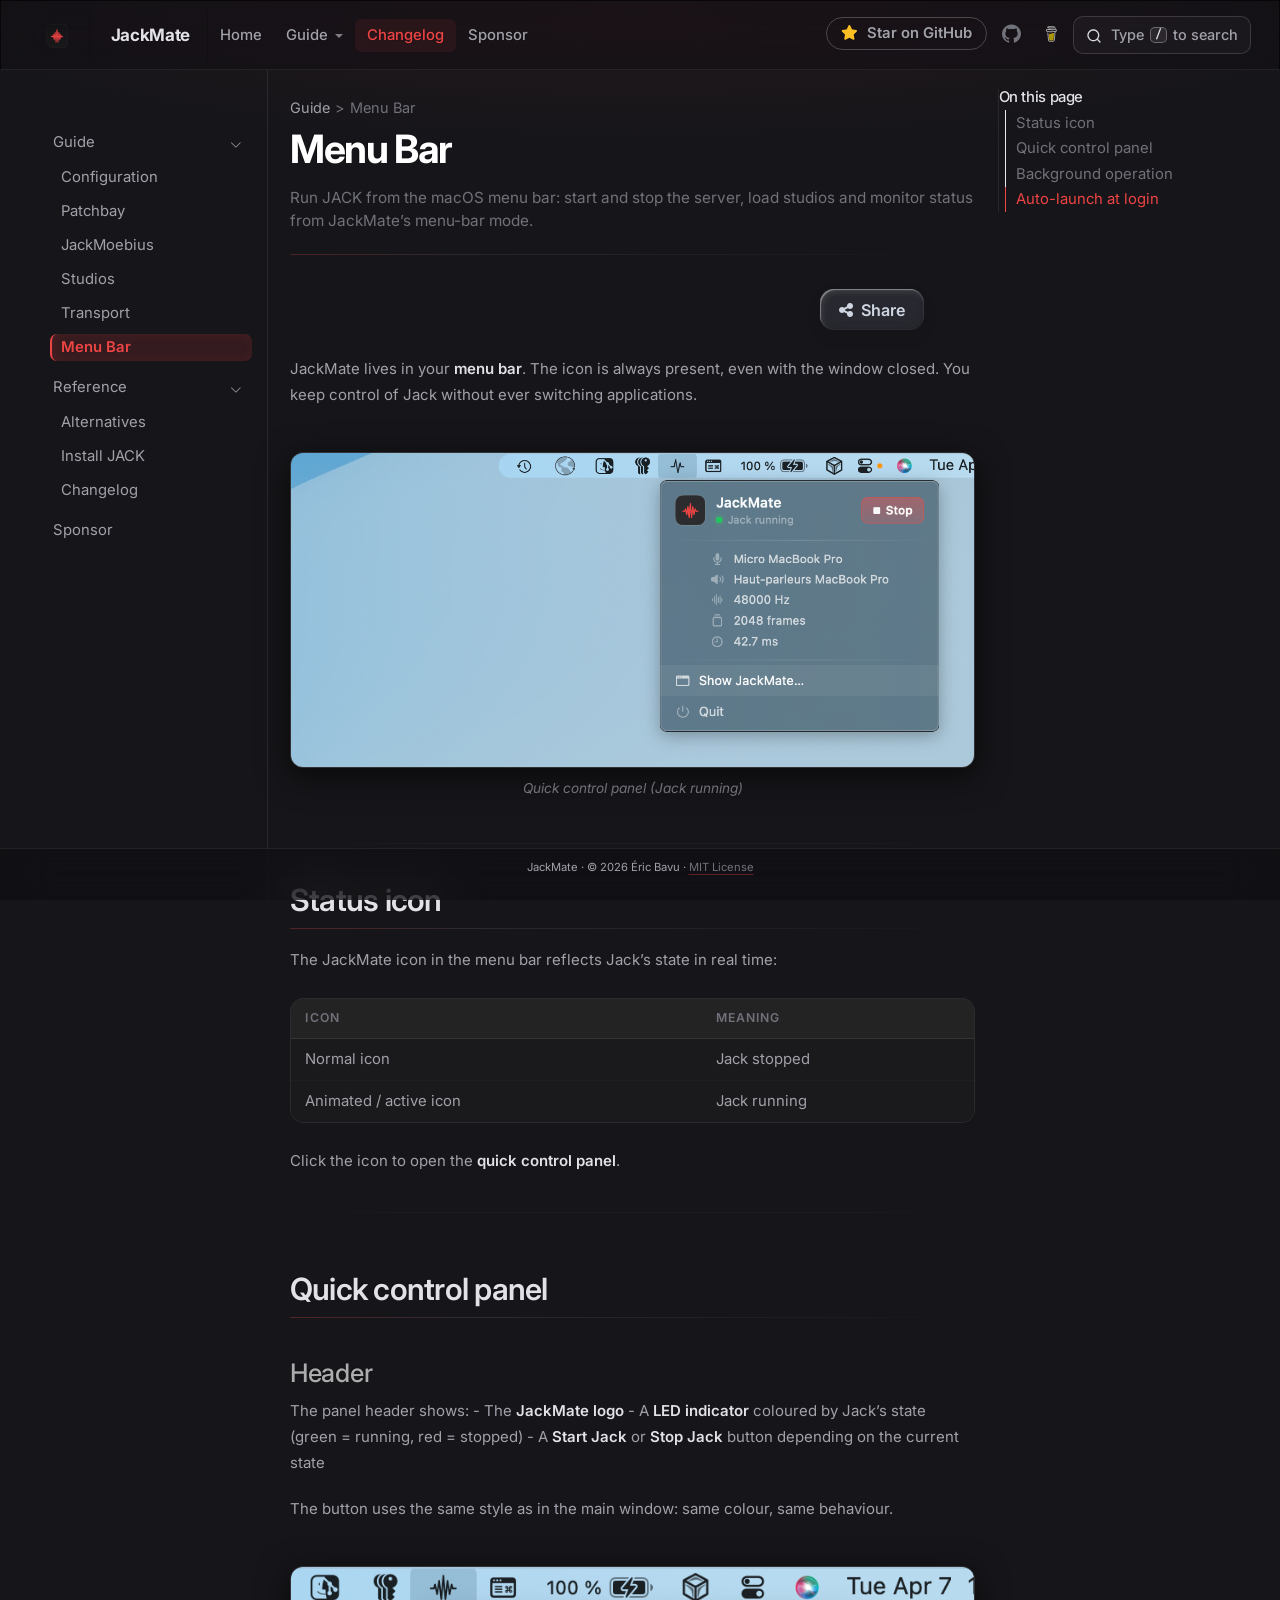
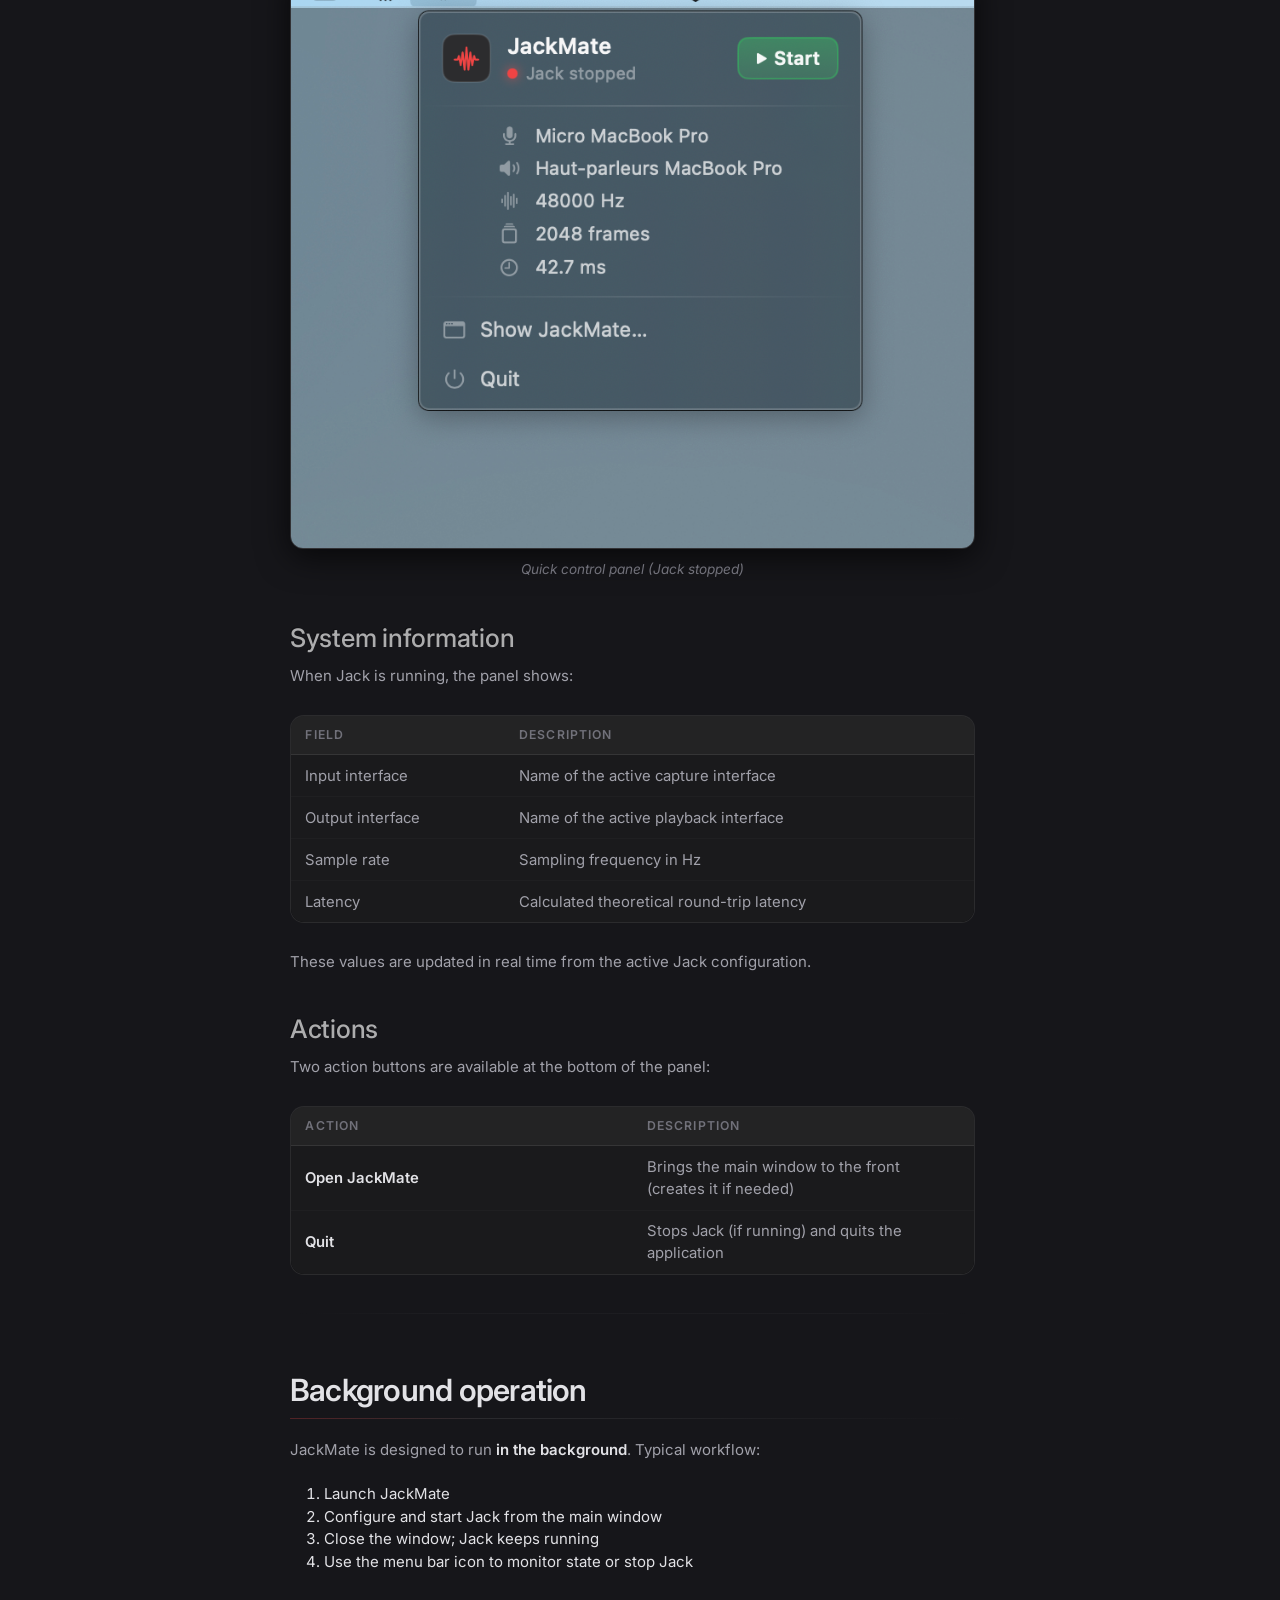
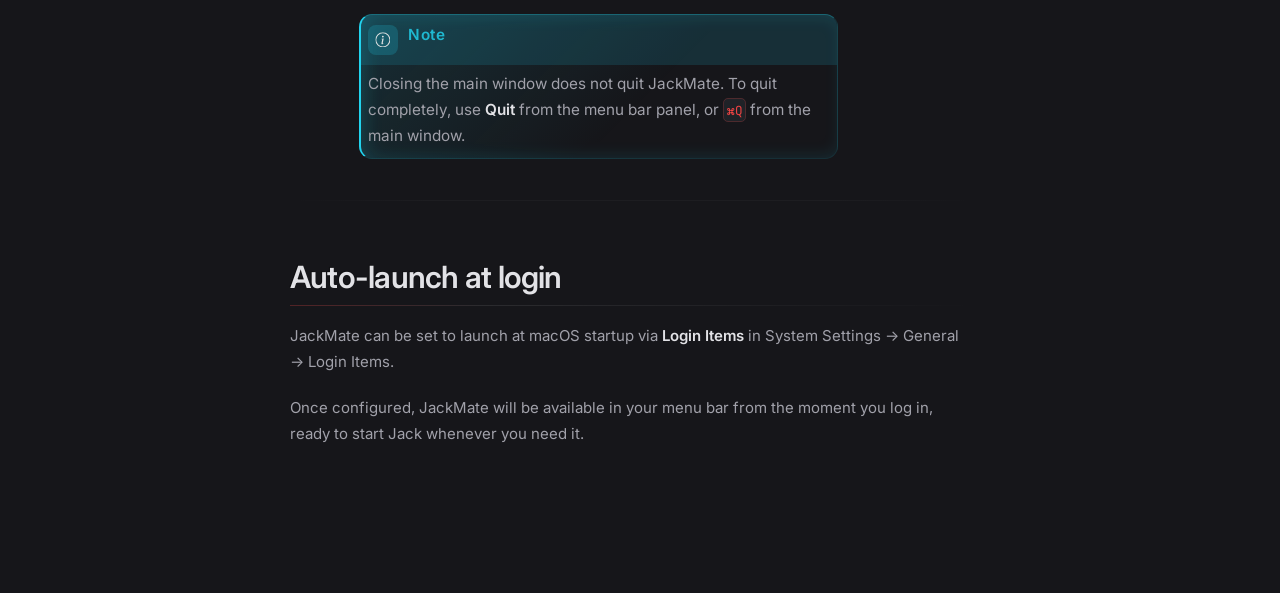
<file: guide/menubar.html>
<!DOCTYPE html>
<html xmlns="http://www.w3.org/1999/xhtml" lang="en" xml:lang="en"><head>

<meta charset="utf-8">
<meta name="generator" content="quarto-1.10.18">

<meta name="viewport" content="width=device-width, initial-scale=1.0, user-scalable=yes">

<meta name="description" content="Run JACK from the macOS menu bar: start and stop the server, load studios and monitor status from JackMate’s menu-bar mode.">

<title>Menu Bar – JackMate</title>
<style>
/* Default styles provided by pandoc.
** See https://pandoc.org/MANUAL.html#variables-for-html for config info.
*/
span.smallcaps{font-variant: small-caps;}
div.columns{display: flex; gap: 1.5em;}
div.column{flex: auto;}
@media screen {
div.columns{gap: min(4vw, 1.5em);}
div.column{overflow-x: auto;}
}
div.hanging-indent{margin-left: 1.5em; text-indent: -1.5em;}
ul.task-list{list-style: none;}
ul.task-list li input[type="checkbox"] {
  width: 0.8em;
  margin: 0 0.8em 0.2em -1em; /* quarto-specific, see https://github.com/quarto-dev/quarto-cli/issues/4556 */ 
  vertical-align: middle;
}
</style>


<script src="../site_libs/quarto-nav/quarto-nav.js"></script>
<script src="../site_libs/clipboard/clipboard.min.js"></script>
<script src="../site_libs/quarto-search/autocomplete.umd.js"></script>
<script src="../site_libs/quarto-search/fuse.min.js"></script>
<script src="../site_libs/quarto-search/quarto-search.js"></script>
<meta name="quarto:offset" content="../">
<link href="../assets/icon.png" rel="icon" type="image/png">
<script src="../site_libs/quarto-html/quarto.js" type="module"></script>
<script src="../site_libs/quarto-html/tabsets/tabsets.js" type="module"></script>
<script src="../site_libs/quarto-html/popper.min.js"></script>
<script src="../site_libs/quarto-html/tippy.umd.min.js"></script>
<script src="../site_libs/quarto-html/anchor.min.js"></script>
<link href="../site_libs/quarto-html/tippy.css" rel="stylesheet">
<link href="../site_libs/quarto-html/quarto-syntax-highlighting-dark-b85bc7c33db8c58e0ec93c3465666fed.css" rel="stylesheet" id="quarto-text-highlighting-styles">
<script src="../site_libs/bootstrap/bootstrap.min.js"></script>
<link href="../site_libs/bootstrap/bootstrap-icons.css" rel="stylesheet">
<link href="../site_libs/bootstrap/bootstrap-d56e77fc2d6698478ca21fdffbdde3e4.min.css" rel="stylesheet" append-hash="true" id="quarto-bootstrap" data-mode="dark">
<link href="../site_libs/quarto-contrib/fontawesome6-6.7.2/all.min.css" rel="stylesheet">
<link href="../site_libs/quarto-contrib/fontawesome6-6.7.2/latex-fontsize.css" rel="stylesheet">
<script src="../site_libs/quarto-contrib/glightbox/glightbox.min.js"></script>
<link href="../site_libs/quarto-contrib/glightbox/glightbox.min.css" rel="stylesheet">
<link href="../site_libs/quarto-contrib/glightbox/lightbox.css" rel="stylesheet">
<script id="quarto-search-options" type="application/json">{
  "location": "navbar",
  "copy-button": false,
  "collapse-after": 3,
  "panel-placement": "end",
  "type": "overlay",
  "limit": 50,
  "keyboard-shortcut": [
    "f",
    "/",
    "s"
  ],
  "show-item-context": false,
  "language": {
    "search-no-results-text": "No results",
    "search-matching-documents-text": "matching documents",
    "search-copy-link-title": "Copy link to search",
    "search-hide-matches-text": "Hide additional matches",
    "search-more-match-text": "more match in this document",
    "search-more-matches-text": "more matches in this document",
    "search-clear-button-title": "Clear",
    "search-text-placeholder": "",
    "search-detached-cancel-button-title": "Cancel",
    "search-submit-button-title": "Submit",
    "search-label": "Search"
  }
}</script>
<style>html{ scroll-behavior: smooth; }</style>
<!-- Font Awesome (global) — needed for raw <i class="fa-…"> icons in the navbar and pages. -->
<link rel="stylesheet" href="https://cdnjs.cloudflare.com/ajax/libs/font-awesome/6.7.2/css/all.min.css" crossorigin="anonymous" referrerpolicy="no-referrer">


<!-- Icons: iOS home-screen + crisp 32px tab favicon (Quarto emits the main favicon). -->
<link rel="apple-touch-icon" sizes="180x180" href="../assets/apple-touch-icon.png">
<link rel="icon" type="image/png" sizes="192x192" href="../assets/favicon-192x192.png">
<link rel="icon" type="image/png" sizes="32x32" href="../assets/favicon-32x32.png">
<link rel="icon" type="image/png" sizes="16x16" href="../assets/favicon-16x16.png">
<link rel="manifest" href="../assets/site.webmanifest">
<link rel="shortcut icon" href="favicon.ico">


<!-- Structured data (schema.org) — tells search engines this is a free macOS app,
     making it eligible for richer results. -->
<script type="application/ld+json">
{
  "@context": "https://schema.org",
  "@type": "SoftwareApplication",
  "name": "JackMate",
  "operatingSystem": "macOS 15.0+",
  "applicationCategory": "MultimediaApplication",
  "description": "Native macOS app to start, configure and patch the JACK Audio Connection Kit (jackd) — a visual JACK patchbay and server manager for musicians and audio engineers.",
  "image": "https://jackmate.app/assets/og-image.jpg",
  "url": "https://jackmate.app/",
  "downloadUrl": "https://jackmate.app/#download",
  "license": "https://opensource.org/licenses/MIT",
  "isAccessibleForFree": true,
  "offers": {
    "@type": "Offer",
    "price": "0",
    "priceCurrency": "USD"
  },
  "author": {
    "@type": "Person",
    "name": "Éric Bavu"
  }
}
</script>


<link rel="stylesheet" href="../assets/custom.css">
<meta property="og:title" content="Menu Bar – JackMate">
<meta property="og:description" content="Run JACK from the macOS menu bar: start and stop the server, load studios and monitor status from JackMate’s menu-bar mode.">
<meta property="og:image" content="https://jackmate.app/assets/og-image.jpg">
<meta property="og:site_name" content="JackMate">
<link rel="canonical" href="https://jackmate.app/guide/menubar.html">
<meta property="og:url" content="https://jackmate.app/guide/menubar.html">
<meta property="og:image:alt" content="Click the JackMate icon in the macOS menu bar with Jack running.">
<meta property="og:image:height" content="630">
<meta property="og:image:width" content="1200">
<meta name="twitter:title" content="Menu Bar – JackMate">
<meta name="twitter:description" content="Run JACK from the macOS menu bar: start and stop the server, load studios and monitor status from JackMate’s menu-bar mode.">
<meta name="twitter:image" content="https://jackmate.app/assets/og-image.jpg">
<meta name="twitter:image:alt" content="Click the JackMate icon in the macOS menu bar with Jack running.">
<meta name="twitter:image-height" content="630">
<meta name="twitter:image-width" content="1200">
<meta name="twitter:card" content="summary_large_image">
</head>

<body class="nav-sidebar floating nav-fixed quarto-light">

<div id="quarto-search-results"></div>
  <header id="quarto-header" class="headroom fixed-top">
    <nav class="navbar navbar-expand-lg " data-bs-theme="dark">
      <div class="navbar-container container-fluid">
      <div class="navbar-brand-container mx-auto">
    <a href="../index.html" class="navbar-brand navbar-brand-logo">
    <img src="../assets/icon.png" alt="JackMate" class="navbar-logo light-content">
    <img src="../assets/icon.png" alt="JackMate" class="navbar-logo dark-content">
    </a>
    <a class="navbar-brand" href="../index.html">
    <span class="navbar-title">JackMate</span>
    </a>
  </div>
            <div id="quarto-search" class="" title="Search"></div>
          <button class="navbar-toggler" type="button" data-bs-toggle="collapse" data-bs-target="#navbarCollapse" aria-controls="navbarCollapse" role="menu" aria-expanded="false" aria-label="Toggle navigation" onclick="if (window.quartoToggleHeadroom) { window.quartoToggleHeadroom(); }">
  <span class="navbar-toggler-icon"></span>
</button>
          <div class="collapse navbar-collapse" id="navbarCollapse">
            <ul class="navbar-nav navbar-nav-scroll me-auto">
  <li class="nav-item">
    <a class="nav-link" href="../index.html"> 
<span class="menu-text">Home</span></a>
  </li>  
  <li class="nav-item dropdown ">
    <a class="nav-link dropdown-toggle" href="#" id="nav-menu-guide" role="link" data-bs-toggle="dropdown" aria-expanded="false">
 <span class="menu-text">Guide</span>
    </a>
    <ul class="dropdown-menu" aria-labelledby="nav-menu-guide">    
        <li>
    <a class="dropdown-item" href="../guide/configuration.html">
 <span class="dropdown-text">Configuration</span></a>
  </li>  
        <li>
    <a class="dropdown-item" href="../guide/patchbay.html">
 <span class="dropdown-text">Patchbay</span></a>
  </li>  
        <li>
    <a class="dropdown-item" href="../guide/jackmoebius.html">
 <span class="dropdown-text">JackMoebius</span></a>
  </li>  
        <li>
    <a class="dropdown-item" href="../guide/studios.html">
 <span class="dropdown-text">Studios</span></a>
  </li>  
        <li>
    <a class="dropdown-item" href="../guide/transport.html">
 <span class="dropdown-text">Transport</span></a>
  </li>  
        <li>
    <a class="dropdown-item" href="../guide/menubar.html">
 <span class="dropdown-text">Menu Bar</span></a>
  </li>  
        <li><hr class="dropdown-divider"></li>
        <li>
    <a class="dropdown-item" href="../guide/alternatives.html">
 <span class="dropdown-text">Alternatives</span></a>
  </li>  
        <li>
    <a class="dropdown-item" href="../install-jack-macos.html">
 <span class="dropdown-text">Install JACK</span></a>
  </li>  
    </ul>
  </li>
  <li class="nav-item">
    <a class="nav-link active" href="../changelog.html" aria-current="page"> 
<span class="menu-text">Changelog</span></a>
  </li>  
  <li class="nav-item">
    <a class="nav-link" href="../sponsor.html"> 
<span class="menu-text">Sponsor</span></a>
  </li>  
</ul>
            <ul class="navbar-nav navbar-nav-scroll ms-auto">
  <li class="nav-item">
    <a class="nav-link" href="https://github.com/zinc75/JackMate"> 
<span class="menu-text"><span class="nav-star"><i class="fa-solid fa-star nav-star-ic" aria-hidden="true"></i> Star on GitHub</span></span></a>
  </li>  
  <li class="nav-item compact">
    <a class="nav-link" href="https://github.com/zinc75/JackMate"> <i class="bi bi-github" role="img">
</i> 
<span class="menu-text"></span></a>
  </li>  
  <li class="nav-item">
    <a class="nav-link" href="https://www.buymeacoffee.com/zinc75"> 
<span class="menu-text"><span class="navbar-bmc-icon" aria-label="Buy me a coffee"></span></span></a>
  </li>  
</ul>
          </div> <!-- /navcollapse -->
            <div class="quarto-navbar-tools">
</div>
      </div> <!-- /container-fluid -->
    </nav>
  <nav class="quarto-secondary-nav">
    <div class="container-fluid d-flex">
      <button type="button" class="quarto-btn-toggle btn" data-bs-toggle="collapse" role="button" data-bs-target=".quarto-sidebar-collapse-item" aria-controls="quarto-sidebar" aria-expanded="false" aria-label="Toggle sidebar navigation" onclick="if (window.quartoToggleHeadroom) { window.quartoToggleHeadroom(); }">
        <i class="bi bi-layout-text-sidebar-reverse"></i>
      </button>
        <nav class="quarto-page-breadcrumbs" aria-label="breadcrumb"><ol class="breadcrumb"><li class="breadcrumb-item"><a href="../guide/configuration.html">Guide</a></li><li class="breadcrumb-item"><a href="../guide/menubar.html">Menu Bar</a></li></ol></nav>
        <a class="flex-grow-1" role="navigation" data-bs-toggle="collapse" data-bs-target=".quarto-sidebar-collapse-item" aria-controls="quarto-sidebar" aria-expanded="false" aria-label="Toggle sidebar navigation" onclick="if (window.quartoToggleHeadroom) { window.quartoToggleHeadroom(); }">      
        </a>
      <button type="button" class="btn quarto-search-button" aria-label="Search" onclick="window.quartoOpenSearch();">
        <i class="bi bi-search"></i>
      </button>
    </div>
  </nav>
</header>
<!-- content -->
<div id="quarto-content" class="quarto-container page-columns page-rows-contents page-layout-article page-navbar">
<!-- sidebar -->
  <nav id="quarto-sidebar" class="sidebar collapse collapse-horizontal quarto-sidebar-collapse-item sidebar-navigation floating overflow-auto">
        <div class="mt-2 flex-shrink-0 align-items-center">
        <div class="sidebar-search">
        <div id="quarto-search" class="" title="Search"></div>
        </div>
        </div>
    <div class="sidebar-menu-container"> 
    <ul class="list-unstyled mt-1">
        <li class="sidebar-item sidebar-item-section">
      <div class="sidebar-item-container"> 
            <a class="sidebar-item-text sidebar-link text-start" data-bs-toggle="collapse" data-bs-target="#quarto-sidebar-section-1" role="navigation" aria-expanded="true">
 <span class="menu-text">Guide</span></a>
          <a class="sidebar-item-toggle text-start" data-bs-toggle="collapse" data-bs-target="#quarto-sidebar-section-1" role="navigation" aria-expanded="true" aria-label="Toggle section">
            <i class="bi bi-chevron-right ms-2"></i>
          </a> 
      </div>
      <ul id="quarto-sidebar-section-1" class="collapse list-unstyled sidebar-section depth1 show">  
          <li class="sidebar-item">
  <div class="sidebar-item-container"> 
  <a href="../guide/configuration.html" class="sidebar-item-text sidebar-link">
 <span class="menu-text">Configuration</span></a>
  </div>
</li>
          <li class="sidebar-item">
  <div class="sidebar-item-container"> 
  <a href="../guide/patchbay.html" class="sidebar-item-text sidebar-link">
 <span class="menu-text">Patchbay</span></a>
  </div>
</li>
          <li class="sidebar-item">
  <div class="sidebar-item-container"> 
  <a href="../guide/jackmoebius.html" class="sidebar-item-text sidebar-link">
 <span class="menu-text">JackMoebius</span></a>
  </div>
</li>
          <li class="sidebar-item">
  <div class="sidebar-item-container"> 
  <a href="../guide/studios.html" class="sidebar-item-text sidebar-link">
 <span class="menu-text">Studios</span></a>
  </div>
</li>
          <li class="sidebar-item">
  <div class="sidebar-item-container"> 
  <a href="../guide/transport.html" class="sidebar-item-text sidebar-link">
 <span class="menu-text">Transport</span></a>
  </div>
</li>
          <li class="sidebar-item">
  <div class="sidebar-item-container"> 
  <a href="../guide/menubar.html" class="sidebar-item-text sidebar-link active">
 <span class="menu-text">Menu Bar</span></a>
  </div>
</li>
      </ul>
  </li>
        <li class="sidebar-item sidebar-item-section">
      <div class="sidebar-item-container"> 
            <a class="sidebar-item-text sidebar-link text-start" data-bs-toggle="collapse" data-bs-target="#quarto-sidebar-section-2" role="navigation" aria-expanded="true">
 <span class="menu-text">Reference</span></a>
          <a class="sidebar-item-toggle text-start" data-bs-toggle="collapse" data-bs-target="#quarto-sidebar-section-2" role="navigation" aria-expanded="true" aria-label="Toggle section">
            <i class="bi bi-chevron-right ms-2"></i>
          </a> 
      </div>
      <ul id="quarto-sidebar-section-2" class="collapse list-unstyled sidebar-section depth1 show">  
          <li class="sidebar-item">
  <div class="sidebar-item-container"> 
  <a href="../guide/alternatives.html" class="sidebar-item-text sidebar-link">
 <span class="menu-text">Alternatives</span></a>
  </div>
</li>
          <li class="sidebar-item">
  <div class="sidebar-item-container"> 
  <a href="../install-jack-macos.html" class="sidebar-item-text sidebar-link">
 <span class="menu-text">Install JACK</span></a>
  </div>
</li>
          <li class="sidebar-item">
  <div class="sidebar-item-container"> 
  <a href="../changelog.html" class="sidebar-item-text sidebar-link">
 <span class="menu-text">Changelog</span></a>
  </div>
</li>
      </ul>
  </li>
        <li class="sidebar-item">
  <div class="sidebar-item-container"> 
  <a href="../sponsor.html" class="sidebar-item-text sidebar-link">
 <span class="menu-text">Sponsor</span></a>
  </div>
</li>
    </ul>
    </div>
</nav>
<div id="quarto-sidebar-glass" class="quarto-sidebar-collapse-item" data-bs-toggle="collapse" data-bs-target=".quarto-sidebar-collapse-item"></div>
<!-- margin-sidebar -->
    <div id="quarto-margin-sidebar" class="sidebar margin-sidebar">
        <nav id="TOC" role="doc-toc" class="toc-active">
    <h2 id="toc-title">On this page</h2>
   
  <ul>
  <li><a href="#status-icon" id="toc-status-icon" class="nav-link active" data-scroll-target="#status-icon">Status icon</a></li>
  <li><a href="#quick-control-panel" id="toc-quick-control-panel" class="nav-link" data-scroll-target="#quick-control-panel">Quick control panel</a>
  <ul class="collapse">
  <li><a href="#header" id="toc-header" class="nav-link" data-scroll-target="#header">Header</a></li>
  <li><a href="#system-information" id="toc-system-information" class="nav-link" data-scroll-target="#system-information">System information</a></li>
  <li><a href="#actions" id="toc-actions" class="nav-link" data-scroll-target="#actions">Actions</a></li>
  </ul></li>
  <li><a href="#background-operation" id="toc-background-operation" class="nav-link" data-scroll-target="#background-operation">Background operation</a></li>
  <li><a href="#auto-launch-at-login" id="toc-auto-launch-at-login" class="nav-link" data-scroll-target="#auto-launch-at-login">Auto-launch at login</a></li>
  </ul>
</nav>
    </div>
<!-- main -->
<main class="content" id="quarto-document-content">

<header id="title-block-header" class="quarto-title-block default"><nav class="quarto-page-breadcrumbs quarto-title-breadcrumbs d-none d-lg-block" aria-label="breadcrumb"><ol class="breadcrumb"><li class="breadcrumb-item"><a href="../guide/configuration.html">Guide</a></li><li class="breadcrumb-item"><a href="../guide/menubar.html">Menu Bar</a></li></ol></nav>
<div class="quarto-title">
<h1 class="title">Menu Bar</h1>
</div>

<div>
  <div class="description">
    Run JACK from the macOS menu bar: start and stop the server, load studios and monitor status from JackMate’s menu-bar mode.
  </div>
</div>


<div class="quarto-title-meta">

    
  
    
  </div>
  


</header>


<p>JackMate lives in your <strong>menu bar</strong>. The icon is always present, even with the window closed. You keep control of Jack without ever switching applications.</p>
<div class="quarto-figure quarto-figure-center">
<figure class="figure">
<p><a href="../assets/screenshots/menubar.png" class="lightbox" data-gallery="quarto-lightbox-gallery-1" title="Quick control panel (Jack running)"><img src="../assets/screenshots/menubar.png" class="img-fluid figure-img" alt="Click the JackMate icon in the macOS menu bar with Jack running."></a></p>
<figcaption>Quick control panel (Jack running)</figcaption>
</figure>
</div>
<hr>
<section id="status-icon" class="level2">
<h2 class="anchored" data-anchor-id="status-icon">Status icon</h2>
<p>The JackMate icon in the menu bar reflects Jack’s state in real time:</p>
<table class="caption-top table">
<thead>
<tr class="header">
<th>Icon</th>
<th>Meaning</th>
</tr>
</thead>
<tbody>
<tr class="odd">
<td>Normal icon</td>
<td>Jack stopped</td>
</tr>
<tr class="even">
<td>Animated / active icon</td>
<td>Jack running</td>
</tr>
</tbody>
</table>
<p>Click the icon to open the <strong>quick control panel</strong>.</p>
<hr>
</section>
<section id="quick-control-panel" class="level2">
<h2 class="anchored" data-anchor-id="quick-control-panel">Quick control panel</h2>
<section id="header" class="level3">
<h3 class="anchored" data-anchor-id="header">Header</h3>
<p>The panel header shows: - The <strong>JackMate logo</strong> - A <strong>LED indicator</strong> coloured by Jack’s state (green = running, red = stopped) - A <strong>Start Jack</strong> or <strong>Stop Jack</strong> button depending on the current state</p>
<p>The button uses the same style as in the main window: same colour, same behaviour.</p>
<div class="quarto-figure quarto-figure-center">
<figure class="figure">
<p><a href="../assets/screenshots/menubar-stopped.png" class="lightbox" data-gallery="quarto-lightbox-gallery-2" title="Quick control panel (Jack stopped)"><img src="../assets/screenshots/menubar-stopped.png" class="img-fluid figure-img" alt="Click the JackMate icon in the macOS menu bar with Jack stopped."></a></p>
<figcaption>Quick control panel (Jack stopped)</figcaption>
</figure>
</div>
</section>
<section id="system-information" class="level3">
<h3 class="anchored" data-anchor-id="system-information">System information</h3>
<p>When Jack is running, the panel shows:</p>
<table class="caption-top table">
<thead>
<tr class="header">
<th>Field</th>
<th>Description</th>
</tr>
</thead>
<tbody>
<tr class="odd">
<td>Input interface</td>
<td>Name of the active capture interface</td>
</tr>
<tr class="even">
<td>Output interface</td>
<td>Name of the active playback interface</td>
</tr>
<tr class="odd">
<td>Sample rate</td>
<td>Sampling frequency in Hz</td>
</tr>
<tr class="even">
<td>Latency</td>
<td>Calculated theoretical round-trip latency</td>
</tr>
</tbody>
</table>
<p>These values are updated in real time from the active Jack configuration.</p>
</section>
<section id="actions" class="level3">
<h3 class="anchored" data-anchor-id="actions">Actions</h3>
<p>Two action buttons are available at the bottom of the panel:</p>
<table class="caption-top table">
<colgroup>
<col style="width: 50%">
<col style="width: 50%">
</colgroup>
<thead>
<tr class="header">
<th>Action</th>
<th>Description</th>
</tr>
</thead>
<tbody>
<tr class="odd">
<td><strong>Open JackMate</strong></td>
<td>Brings the main window to the front (creates it if needed)</td>
</tr>
<tr class="even">
<td><strong>Quit</strong></td>
<td>Stops Jack (if running) and quits the application</td>
</tr>
</tbody>
</table>
<hr>
</section>
</section>
<section id="background-operation" class="level2">
<h2 class="anchored" data-anchor-id="background-operation">Background operation</h2>
<p>JackMate is designed to run <strong>in the background</strong>. Typical workflow:</p>
<ol type="1">
<li>Launch JackMate</li>
<li>Configure and start Jack from the main window</li>
<li>Close the window; Jack keeps running</li>
<li>Use the menu bar icon to monitor state or stop Jack</li>
</ol>
<div class="callout callout-style-default callout-note callout-titled">
<div class="callout-header d-flex align-content-center">
<div class="callout-icon-container">
<i class="callout-icon"></i>
</div>
<div class="callout-title-container flex-fill">
Note
</div>
</div>
<div class="callout-body-container callout-body">
<p>Closing the main window does not quit JackMate. To quit completely, use <strong>Quit</strong> from the menu bar panel, or <code>⌘Q</code> from the main window.</p>
</div>
</div>
<hr>
</section>
<section id="auto-launch-at-login" class="level2">
<h2 class="anchored" data-anchor-id="auto-launch-at-login">Auto-launch at login</h2>
<p>JackMate can be set to launch at macOS startup via <strong>Login Items</strong> in System Settings → General → Login Items.</p>
<p>Once configured, JackMate will be available in your menu bar from the moment you log in, ready to start Jack whenever you need it.</p>
<div style="display:none;height:0;overflow:hidden;" aria-hidden="true">
<p><i class="fa-solid fa-check" aria-label="check"></i></p>
</div>


</section>

<a onclick="window.scrollTo(0, 0); return false;" role="button" id="quarto-back-to-top"><i class="bi bi-arrow-up"></i> Back to top</a></main> <!-- /main -->
<script>
(function () {
  // Open all BMAC links in a new tab
  document.querySelectorAll('a[href*="buymeacoffee.com"]').forEach(function (a) {
    a.target = '_blank';
    a.rel = 'noopener noreferrer';
  });

  // ── Platform detection ──────────────────────────────
  var ua = navigator.userAgent;
  var isIOS     = /iPhone|iPad|iPod/.test(ua) || (navigator.platform === 'MacIntel' && navigator.maxTouchPoints > 1);
  var isAndroid = /Android/.test(ua);
  window._dmPlatform = isIOS || isAndroid ? 'mobile'
                     : /Macintosh|Mac OS X/.test(ua)  ? 'mac'
                     : 'other'; // Windows, Linux, etc.

  // ── Helper: open / close any overlay ───────────────
  function openOverlay(id)  { var el = document.getElementById(id); if (el) el.classList.add('is-open'); }
  function closeOverlay(id) { var el = document.getElementById(id); if (el) el.classList.remove('is-open'); }
  function closeAll() {
    ['download-modal', 'dm-confirm-modal', 'dm-mobile-modal'].forEach(closeOverlay);
  }

  // Close on overlay click or Escape
  ['download-modal', 'dm-confirm-modal', 'dm-mobile-modal'].forEach(function (id) {
    var el = document.getElementById(id);
    el?.addEventListener('click', function (e) { if (e.target === el) closeOverlay(id); });
  });
  document.addEventListener('keydown', function (e) { if (e.key === 'Escape') closeAll(); });

  // ── Install modal close button ─────────────────────
  document.getElementById('modal-close-bottom')?.addEventListener('click', function () { closeOverlay('download-modal'); });

  // ── Confirm modal (Windows/Linux) ──────────────────
  document.getElementById('dm-confirm-cancel')?.addEventListener('click', function () { closeOverlay('dm-confirm-modal'); });
  document.getElementById('dm-confirm-ok')?.addEventListener('click', function () {
    closeOverlay('dm-confirm-modal');
    // Trigger download then show the install modal
    var url = document.getElementById('download-btn')?.href;
    if (url) window.location.href = url;
    setTimeout(function () { openOverlay('download-modal'); }, 300);
  });

  // ── Mobile modal ────────────────────────────────────
  document.getElementById('dm-mobile-ok')?.addEventListener('click', function () { closeOverlay('dm-mobile-modal'); });
})();

function openDownloadModal(e) {
  var platform = window._dmPlatform || 'mac';
  if (platform === 'mobile') {
    e.preventDefault();
    document.getElementById('dm-mobile-modal')?.classList.add('is-open');
  } else if (platform === 'other') {
    e.preventDefault();
    document.getElementById('dm-confirm-modal')?.classList.add('is-open');
  } else {
    // macOS: download proceeds normally, show the install modal
    document.getElementById('download-modal')?.classList.add('is-open');
  }
}
</script>

<script>
// Deep link: opening a page at /#download (e.g. from the GitHub README download
// link) replays a real click on the hero download button — so it reuses the same
// versioned .dmg URL and the same platform-aware modal as a manual click, with
// no version to keep in sync anywhere else. No-op on pages without the button.
(function () {
  function downloadFromHash() {
    if (location.hash !== '#download') return;
    var btn = document.getElementById('download-btn');
    if (!btn) return;
    btn.click();
    // Clear the hash so a refresh doesn't re-trigger the download.
    history.replaceState(null, '', location.pathname + location.search);
  }
  if (document.readyState === 'loading') document.addEventListener('DOMContentLoaded', downloadFromHash);
  else downloadFromHash();
  window.addEventListener('hashchange', downloadFromHash);
})();
</script>

<!-- Social share widget — morphing liquid-glass "Share" card, injected below the title
     block (before content) on every page except changelog / license. -->
<template id="jm-share-tpl">
  <div class="jm-share-wrap">
    <div class="jm-share-pop">
      <button type="button" class="jm-share-toggle" onclick="jmToggleShare(event)" aria-expanded="false" aria-label="Share JackMate">
        <i class="fa-solid fa-share-nodes"></i><span>Share</span>
      </button>
      <div class="jm-share-card" role="dialog" aria-label="Share JackMate">
        <button type="button" class="jm-share-card-x" onclick="jmCloseShare()" aria-label="Close">×</button>
        <div class="dm-header">
          <div class="dm-header-icon icon-bg-violet"><i class="fa-solid fa-share-nodes"></i></div>
          <div>
            <h2 class="dm-title">Share</h2>
            <p class="dm-intro">Thanks for spreading the word!</p>
          </div>
        </div>
        <div class="jm-share-icons">
          <a class="jm-pop-ic x" href="https://twitter.com/intent/tweet?text=JackMate%20%E2%80%94%20a%20native%20JACK%20manager%20and%20patchbay%20for%20macOS&amp;url=https%3A%2F%2Fjackmate.app%2F" target="_blank" rel="noopener" aria-label="Share on X"><i class="fa-brands fa-x-twitter"></i></a>
          <a class="jm-pop-ic bsky" href="https://bsky.app/intent/compose?text=JackMate%20%E2%80%94%20a%20native%20JACK%20manager%20and%20patchbay%20for%20macOS%20https%3A%2F%2Fjackmate.app%2F" target="_blank" rel="noopener" aria-label="Share on Bluesky"><i class="fa-brands fa-bluesky"></i></a>
          <a class="jm-pop-ic masto" href="#" onclick="jmShareMastodon(event)" aria-label="Share on Mastodon"><i class="fa-brands fa-mastodon"></i></a>
          <a class="jm-pop-ic reddit" href="https://www.reddit.com/submit?url=https%3A%2F%2Fjackmate.app%2F&amp;title=JackMate%20%E2%80%94%20a%20native%20JACK%20manager%20and%20patchbay%20for%20macOS" target="_blank" rel="noopener" aria-label="Share on Reddit"><i class="fa-brands fa-reddit-alien"></i></a>
          <a class="jm-pop-ic hn" href="https://news.ycombinator.com/submitlink?u=https%3A%2F%2Fjackmate.app%2F&amp;t=JackMate%20%E2%80%94%20a%20native%20JACK%20manager%20and%20patchbay%20for%20macOS" target="_blank" rel="noopener" aria-label="Share on Hacker News"><i class="fa-brands fa-hacker-news"></i></a>
          <a class="jm-pop-ic mail" href="mailto:?subject=JackMate%20%E2%80%94%20a%20native%20JACK%20manager%20and%20patchbay%20for%20macOS&amp;body=Thought%20you%27d%20like%20this%3A%20https%3A%2F%2Fjackmate.app%2F" aria-label="Share by email"><i class="fa-solid fa-envelope"></i></a>
        </div>
      </div>
    </div>
  </div>
</template>
<script>
(function () {
  window.jmShareMastodon = function (e) {
    e.preventDefault();
    var inst = prompt("Your Mastodon instance (e.g. mastodon.social):");
    if (!inst) return;
    inst = inst.trim().replace(/^https?:\/\//, "").replace(/\/+$/, "");
    if (!inst) return;
    var msg = "JackMate — a native JACK manager and patchbay for macOS https://jackmate.app/";
    window.open("https://" + inst + "/share?text=" + encodeURIComponent(msg), "_blank", "noopener");
  };
  window.jmToggleShare = function (e) {
    e.preventDefault(); e.stopPropagation();
    var pop = e.currentTarget.closest('.jm-share-pop');
    if (!pop) return;
    var open = pop.classList.toggle('is-open');
    pop.querySelector('.jm-share-toggle')?.setAttribute('aria-expanded', open ? 'true' : 'false');
  };
  window.jmCloseShare = function () {
    document.querySelectorAll('.jm-share-pop.is-open').forEach(function (pop) {
      pop.classList.remove('is-open');
      pop.querySelector('.jm-share-toggle')?.setAttribute('aria-expanded', 'false');
    });
  };
  document.addEventListener('click', function (e) {
    document.querySelectorAll('.jm-share-pop.is-open').forEach(function (pop) {
      if (!pop.contains(e.target)) {
        pop.classList.remove('is-open');
        pop.querySelector('.jm-share-toggle')?.setAttribute('aria-expanded', 'false');
      }
    });
  });
  document.addEventListener('keydown', function (e) { if (e.key === 'Escape') window.jmCloseShare(); });

  function inject() {
    var EXCLUDE = ['changelog.html', 'license.html'];
    if (EXCLUDE.some(function (p) { return location.pathname.endsWith(p); })) return;
    if (document.querySelector('.jm-share-wrap')) return;           // already present
    var tpl = document.getElementById('jm-share-tpl');
    var main = document.querySelector('main.content') || document.querySelector('main');
    if (!tpl || !main) return;
    var node = tpl.content.firstElementChild.cloneNode(true);
    var row = document.querySelector('.compat-row');
    var header = document.getElementById('title-block-header');
    if (row) row.appendChild(node);                               // home: same line as the compatibility bar
    else if (header) header.insertAdjacentElement('afterend', node);   // below the title + description
    else main.insertAdjacentElement('afterbegin', node);          // fallback: top of main
  }
  if (document.readyState === 'loading') document.addEventListener('DOMContentLoaded', inject);
  else inject();
})();
</script>

<!-- Navbar search: turn the bare magnifier into a GitHub-style "Type / to search" hint.
     Quarto injects the button at runtime with an empty placeholder, so we fill it once it
     appears (the `/` and `f` shortcuts are Quarto defaults; this only makes them discoverable). -->
<script>
(function () {
  function decorate() {
    var ph = document.querySelector('#quarto-search .aa-DetachedSearchButtonPlaceholder');
    if (!ph) return false;
    if (ph.dataset.jmHint) return true;
    ph.dataset.jmHint = '1';
    ph.innerHTML = 'Type <kbd class="jm-search-kbd">/</kbd> to search';
    ph.style.display = '';   // Quarto hides it while empty; show it now that it has content
    return true;
  }
  if (!decorate()) {
    var tries = 0;
    var iv = setInterval(function () { if (decorate() || ++tries > 50) clearInterval(iv); }, 100);
  }
})();
</script>
<script id="quarto-html-after-body" type="application/javascript">
  window.document.addEventListener("DOMContentLoaded", function (event) {
    const icon = "";
    const anchorJS = new window.AnchorJS();
    anchorJS.options = {
      placement: 'right',
      icon: icon
    };
    anchorJS.add('.anchored');
    const isCodeAnnotation = (el) => {
      for (const clz of el.classList) {
        if (clz.startsWith('code-annotation-')) {                     
          return true;
        }
      }
      return false;
    }
    const onCopySuccess = function(e) {
      // button target
      const button = e.trigger;
      // don't keep focus
      button.blur();
      // flash "checked"
      button.classList.add('code-copy-button-checked');
      var currentTitle = button.getAttribute("title");
      button.setAttribute("title", "Copied!");
      let tooltip;
      if (window.bootstrap) {
        button.setAttribute("data-bs-toggle", "tooltip");
        button.setAttribute("data-bs-placement", "left");
        button.setAttribute("data-bs-title", "Copied!");
        tooltip = new bootstrap.Tooltip(button, 
          { trigger: "manual", 
            customClass: "code-copy-button-tooltip",
            offset: [0, -8]});
        tooltip.show();    
      }
      setTimeout(function() {
        if (tooltip) {
          tooltip.hide();
          button.removeAttribute("data-bs-title");
          button.removeAttribute("data-bs-toggle");
          button.removeAttribute("data-bs-placement");
        }
        button.setAttribute("title", currentTitle);
        button.classList.remove('code-copy-button-checked');
      }, 1000);
      // clear code selection
      e.clearSelection();
    }
    const getTextToCopy = function(trigger) {
      const outerScaffold = trigger.parentElement.cloneNode(true);
      const codeEl = outerScaffold.querySelector('code');
      for (const childEl of codeEl.children) {
        if (isCodeAnnotation(childEl)) {
          childEl.remove();
        }
      }
      return codeEl.innerText;
    }
    const clipboard = new window.ClipboardJS('.code-copy-button:not([data-in-quarto-modal])', {
      text: getTextToCopy
    });
    clipboard.on('success', onCopySuccess);
    if (window.document.getElementById('quarto-embedded-source-code-modal')) {
      const clipboardModal = new window.ClipboardJS('.code-copy-button[data-in-quarto-modal]', {
        text: getTextToCopy,
        container: window.document.getElementById('quarto-embedded-source-code-modal')
      });
      clipboardModal.on('success', onCopySuccess);
    }
      var localhostRegex = new RegExp(/^(?:http|https):\/\/localhost\:?[0-9]*\//);
      var mailtoRegex = new RegExp(/^mailto:/);
        var filterRegex = new RegExp("https:\/\/jackmate\.app");
      var isInternal = (href) => {
          return filterRegex.test(href) || localhostRegex.test(href) || mailtoRegex.test(href);
      }
      // Inspect non-navigation links and adorn them if external
     var links = window.document.querySelectorAll('a[href]:not(.nav-link):not(.navbar-brand):not(.toc-action):not(.sidebar-link):not(.sidebar-item-toggle):not(.pagination-link):not(.no-external):not([aria-hidden]):not(.dropdown-item):not(.quarto-navigation-tool):not(.about-link)');
      for (var i=0; i<links.length; i++) {
        const link = links[i];
        if (!isInternal(link.href)) {
          // undo the damage that might have been done by quarto-nav.js in the case of
          // links that we want to consider external
          if (link.dataset.originalHref !== undefined) {
            link.href = link.dataset.originalHref;
          }
        }
      }
    function tippyHover(el, contentFn, onTriggerFn, onUntriggerFn) {
      const config = {
        allowHTML: true,
        maxWidth: 500,
        delay: 100,
        arrow: false,
        appendTo: function(el) {
            return el.parentElement;
        },
        interactive: true,
        interactiveBorder: 10,
        theme: 'quarto',
        placement: 'bottom-start',
      };
      if (contentFn) {
        config.content = contentFn;
      }
      if (onTriggerFn) {
        config.onTrigger = onTriggerFn;
      }
      if (onUntriggerFn) {
        config.onUntrigger = onUntriggerFn;
      }
      window.tippy(el, config); 
    }
    const noterefs = window.document.querySelectorAll('a[role="doc-noteref"]');
    for (var i=0; i<noterefs.length; i++) {
      const ref = noterefs[i];
      tippyHover(ref, function() {
        // use id or data attribute instead here
        let href = ref.getAttribute('data-footnote-href') || ref.getAttribute('href');
        try { href = new URL(href).hash; } catch {}
        const id = href.replace(/^#\/?/, "");
        const note = window.document.getElementById(id);
        if (note) {
          return note.innerHTML;
        } else {
          return "";
        }
      });
    }
    const xrefs = window.document.querySelectorAll('a.quarto-xref');
    const processXRef = (id, note) => {
      // Strip column container classes
      const stripColumnClz = (el) => {
        el.classList.remove("page-full", "page-columns");
        if (el.children) {
          for (const child of el.children) {
            stripColumnClz(child);
          }
        }
      }
      stripColumnClz(note)
      if (id === null || id.startsWith('sec-')) {
        // Special case sections, only their first couple elements
        const container = document.createElement("div");
        if (note.children && note.children.length > 2) {
          container.appendChild(note.children[0].cloneNode(true));
          for (let i = 1; i < note.children.length; i++) {
            const child = note.children[i];
            if (child.tagName === "P" && child.innerText === "") {
              continue;
            } else {
              container.appendChild(child.cloneNode(true));
              break;
            }
          }
          if (window.Quarto?.typesetMath) {
            window.Quarto.typesetMath(container);
          }
          return container.innerHTML
        } else {
          if (window.Quarto?.typesetMath) {
            window.Quarto.typesetMath(note);
          }
          return note.innerHTML;
        }
      } else {
        // Remove any anchor links if they are present
        const anchorLink = note.querySelector('a.anchorjs-link');
        if (anchorLink) {
          anchorLink.remove();
        }
        if (window.Quarto?.typesetMath) {
          window.Quarto.typesetMath(note);
        }
        if (note.classList.contains("callout")) {
          return note.outerHTML;
        } else {
          return note.innerHTML;
        }
      }
    }
    for (var i=0; i<xrefs.length; i++) {
      const xref = xrefs[i];
      tippyHover(xref, undefined, function(instance) {
        instance.disable();
        let url = xref.getAttribute('href');
        let hash = undefined; 
        if (url.startsWith('#')) {
          hash = url;
        } else {
          try { hash = new URL(url).hash; } catch {}
        }
        if (hash) {
          const id = hash.replace(/^#\/?/, "");
          const note = window.document.getElementById(id);
          if (note !== null) {
            try {
              const html = processXRef(id, note.cloneNode(true));
              instance.setContent(html);
            } finally {
              instance.enable();
              instance.show();
            }
          } else {
            // See if we can fetch this
            fetch(url.split('#')[0])
            .then(res => res.text())
            .then(html => {
              const parser = new DOMParser();
              const htmlDoc = parser.parseFromString(html, "text/html");
              const note = htmlDoc.getElementById(id);
              if (note !== null) {
                const html = processXRef(id, note);
                instance.setContent(html);
              } 
            }).finally(() => {
              instance.enable();
              instance.show();
            });
          }
        } else {
          // See if we can fetch a full url (with no hash to target)
          // This is a special case and we should probably do some content thinning / targeting
          fetch(url)
          .then(res => res.text())
          .then(html => {
            const parser = new DOMParser();
            const htmlDoc = parser.parseFromString(html, "text/html");
            const note = htmlDoc.querySelector('main.content');
            if (note !== null) {
              // This should only happen for chapter cross references
              // (since there is no id in the URL)
              // remove the first header
              if (note.children.length > 0 && note.children[0].tagName === "HEADER") {
                note.children[0].remove();
              }
              const html = processXRef(null, note);
              instance.setContent(html);
            } 
          }).finally(() => {
            instance.enable();
            instance.show();
          });
        }
      }, function(instance) {
      });
    }
        let selectedAnnoteEl;
        const selectorForAnnotation = ( cell, annotation) => {
          let cellAttr = 'data-code-cell="' + cell + '"';
          let lineAttr = 'data-code-annotation="' +  annotation + '"';
          const selector = 'span[' + cellAttr + '][' + lineAttr + ']';
          return selector;
        }
        const selectCodeLines = (annoteEl) => {
          const doc = window.document;
          const targetCell = annoteEl.getAttribute("data-target-cell");
          const targetAnnotation = annoteEl.getAttribute("data-target-annotation");
          const annoteSpan = window.document.querySelector(selectorForAnnotation(targetCell, targetAnnotation));
          const lines = annoteSpan.getAttribute("data-code-lines").split(",");
          const lineIds = lines.map((line) => {
            return targetCell + "-" + line;
          })
          let top = null;
          let height = null;
          let parent = null;
          if (lineIds.length > 0) {
              //compute the position of the single el (top and bottom and make a div)
              const el = window.document.getElementById(lineIds[0]);
              top = el.offsetTop;
              height = el.offsetHeight;
              parent = el.parentElement.parentElement;
            if (lineIds.length > 1) {
              const lastEl = window.document.getElementById(lineIds[lineIds.length - 1]);
              const bottom = lastEl.offsetTop + lastEl.offsetHeight;
              height = bottom - top;
            }
            if (top !== null && height !== null && parent !== null) {
              // cook up a div (if necessary) and position it 
              let div = window.document.getElementById("code-annotation-line-highlight");
              if (div === null) {
                div = window.document.createElement("div");
                div.setAttribute("id", "code-annotation-line-highlight");
                div.style.position = 'absolute';
                parent.appendChild(div);
              }
              div.style.top = top - 2 + "px";
              div.style.height = height + 4 + "px";
              div.style.left = 0;
              let gutterDiv = window.document.getElementById("code-annotation-line-highlight-gutter");
              if (gutterDiv === null) {
                gutterDiv = window.document.createElement("div");
                gutterDiv.setAttribute("id", "code-annotation-line-highlight-gutter");
                gutterDiv.style.position = 'absolute';
                const codeCell = window.document.getElementById(targetCell);
                const gutter = codeCell.querySelector('.code-annotation-gutter');
                gutter.appendChild(gutterDiv);
              }
              gutterDiv.style.top = top - 2 + "px";
              gutterDiv.style.height = height + 4 + "px";
            }
            selectedAnnoteEl = annoteEl;
          }
        };
        const unselectCodeLines = () => {
          const elementsIds = ["code-annotation-line-highlight", "code-annotation-line-highlight-gutter"];
          elementsIds.forEach((elId) => {
            const div = window.document.getElementById(elId);
            if (div) {
              div.remove();
            }
          });
          selectedAnnoteEl = undefined;
        };
          // Handle positioning of the toggle
      window.addEventListener(
        "resize",
        throttle(() => {
          elRect = undefined;
          if (selectedAnnoteEl) {
            selectCodeLines(selectedAnnoteEl);
          }
        }, 10)
      );
      function throttle(fn, ms) {
      let throttle = false;
      let timer;
        return (...args) => {
          if(!throttle) { // first call gets through
              fn.apply(this, args);
              throttle = true;
          } else { // all the others get throttled
              if(timer) clearTimeout(timer); // cancel #2
              timer = setTimeout(() => {
                fn.apply(this, args);
                timer = throttle = false;
              }, ms);
          }
        };
      }
        // Attach click handler to the DT
        const annoteDls = window.document.querySelectorAll('dt[data-target-cell]');
        for (const annoteDlNode of annoteDls) {
          annoteDlNode.addEventListener('click', (event) => {
            const clickedEl = event.target;
            if (clickedEl !== selectedAnnoteEl) {
              unselectCodeLines();
              const activeEl = window.document.querySelector('dt[data-target-cell].code-annotation-active');
              if (activeEl) {
                activeEl.classList.remove('code-annotation-active');
              }
              selectCodeLines(clickedEl);
              clickedEl.classList.add('code-annotation-active');
            } else {
              // Unselect the line
              unselectCodeLines();
              clickedEl.classList.remove('code-annotation-active');
            }
          });
        }
    const findCites = (el) => {
      const parentEl = el.parentElement;
      if (parentEl) {
        const cites = parentEl.dataset.cites;
        if (cites) {
          return {
            el,
            cites: cites.split(' ')
          };
        } else {
          return findCites(el.parentElement)
        }
      } else {
        return undefined;
      }
    };
    var bibliorefs = window.document.querySelectorAll('a[role="doc-biblioref"]');
    for (var i=0; i<bibliorefs.length; i++) {
      const ref = bibliorefs[i];
      const citeInfo = findCites(ref);
      if (citeInfo) {
        tippyHover(citeInfo.el, function() {
          var popup = window.document.createElement('div');
          citeInfo.cites.forEach(function(cite) {
            var citeDiv = window.document.createElement('div');
            citeDiv.classList.add('hanging-indent');
            citeDiv.classList.add('csl-entry');
            var biblioDiv = window.document.getElementById('ref-' + cite);
            if (biblioDiv) {
              citeDiv.innerHTML = biblioDiv.innerHTML;
            }
            popup.appendChild(citeDiv);
          });
          return popup.innerHTML;
        });
      }
    }
  });
  </script>
</div> <!-- /content -->
<footer class="footer">
  <div class="nav-footer">
    <div class="nav-footer-left">
      &nbsp;
    </div>   
    <div class="nav-footer-center">
<p>JackMate · © 2026 Éric Bavu · <a href="../license.html">MIT License</a></p>
</div>
    <div class="nav-footer-right">
      &nbsp;
    </div>
  </div>
</footer>
<script>var lightboxQuarto = GLightbox({"closeEffect":"zoom","descPosition":"bottom","loop":false,"openEffect":"zoom","selector":".lightbox"});
(function() {
  let previousOnload = window.onload;
  window.onload = () => {
    if (previousOnload) {
      previousOnload();
    }
    lightboxQuarto.on('slide_before_load', (data) => {
      const { slideIndex, slideNode, slideConfig, player, trigger } = data;
      const href = trigger.getAttribute('href');
      if (href !== null) {
        const imgEl = window.document.querySelector(`a[href="${href}"] img`);
        if (imgEl !== null) {
          const srcAttr = imgEl.getAttribute("src");
          if (srcAttr && srcAttr.startsWith("data:")) {
            slideConfig.href = srcAttr;
          }
        }
      } 
    });
  
    lightboxQuarto.on('slide_after_load', (data) => {
      const { slideIndex, slideNode, slideConfig, player, trigger } = data;
      if (window.Quarto?.typesetMath) {
        window.Quarto.typesetMath(slideNode);
      }
    });
  
  };
  
})();
          </script>




<script src="../site_libs/quarto-html/zenscroll-min.js"></script>
</body></html>
</file>
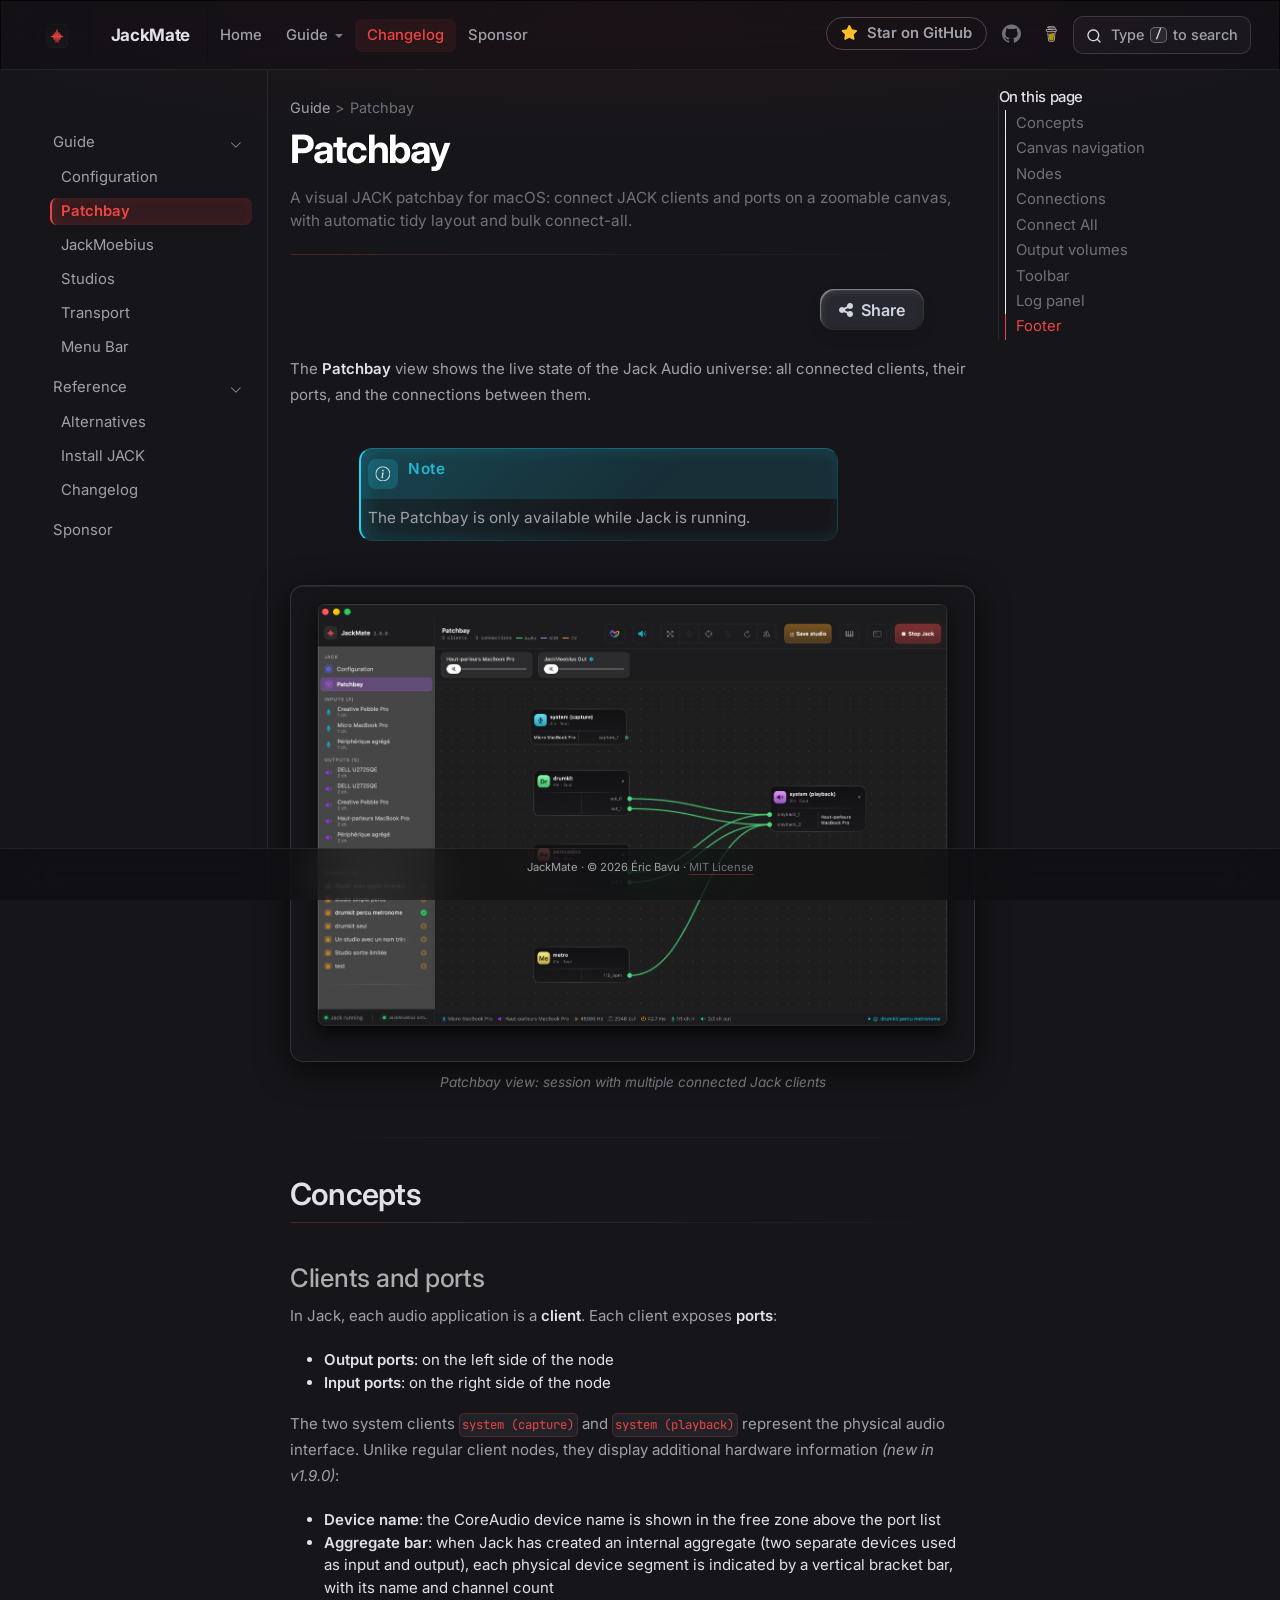
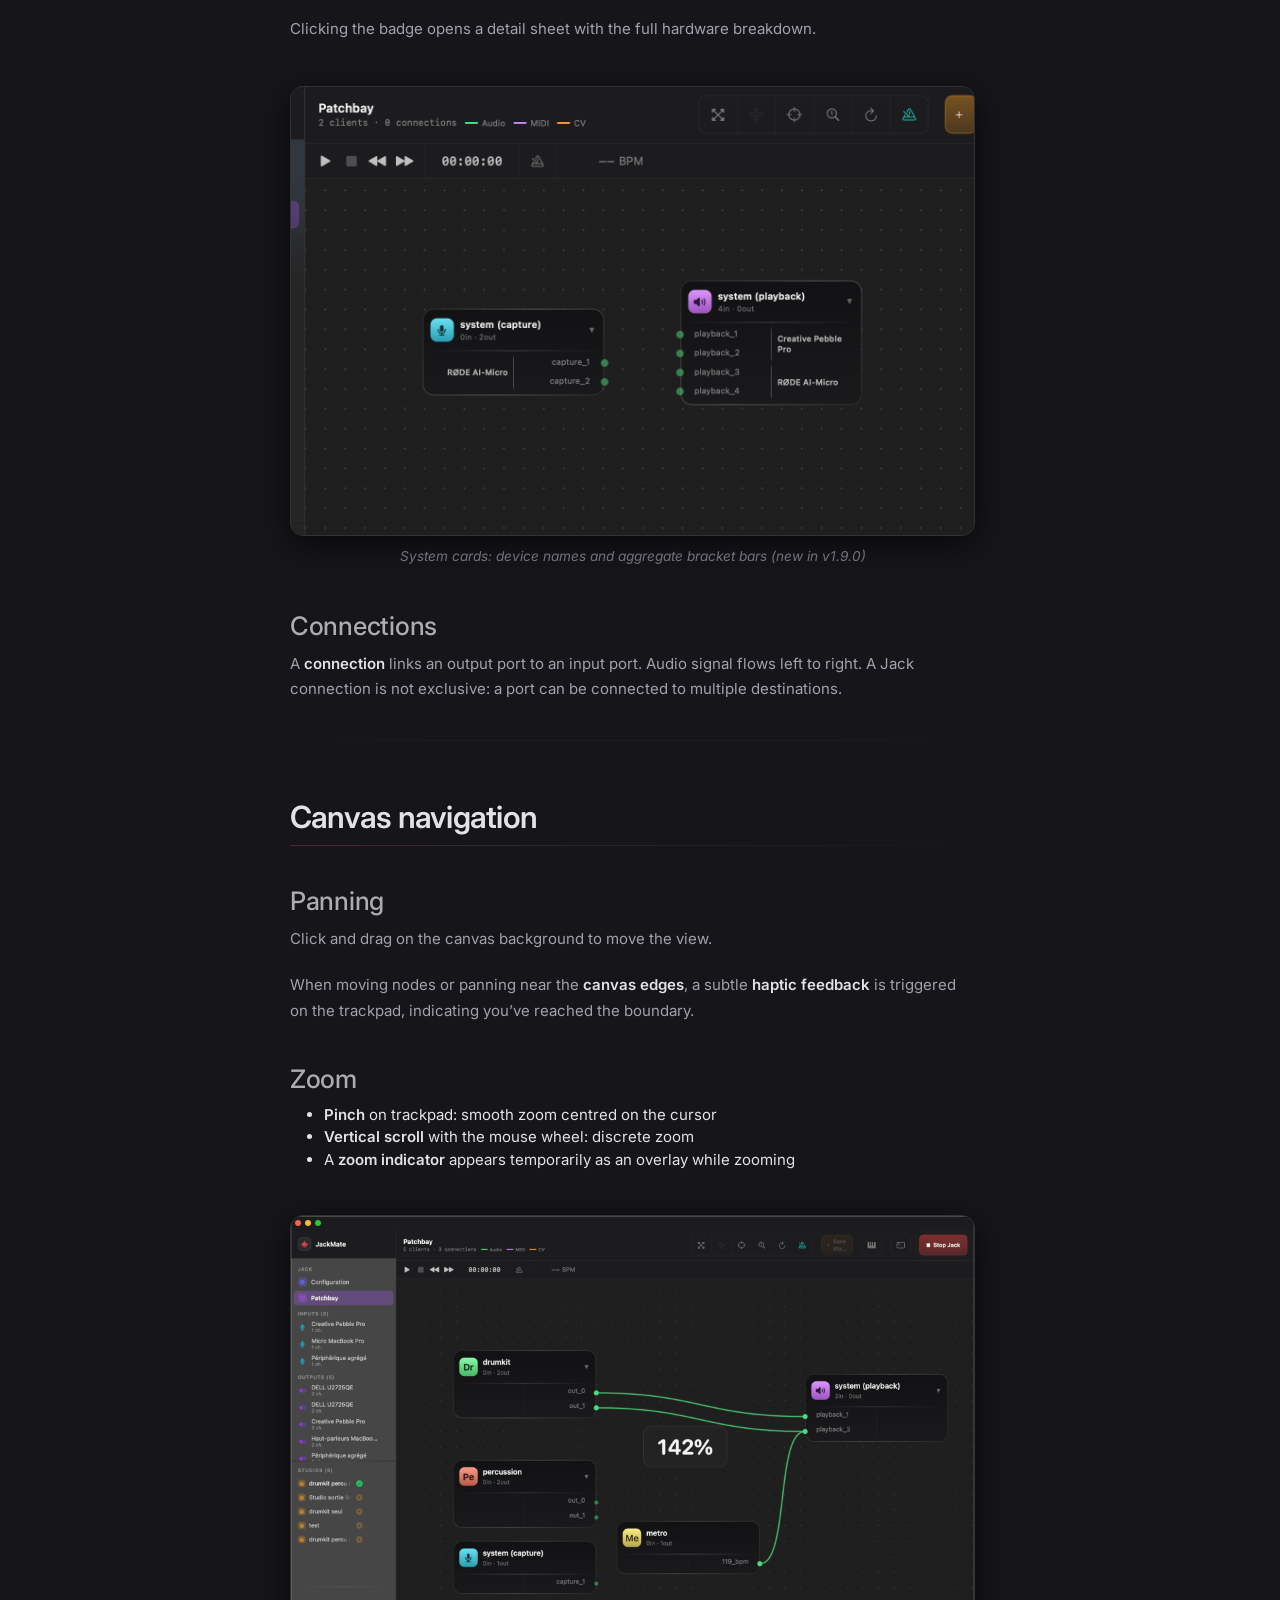
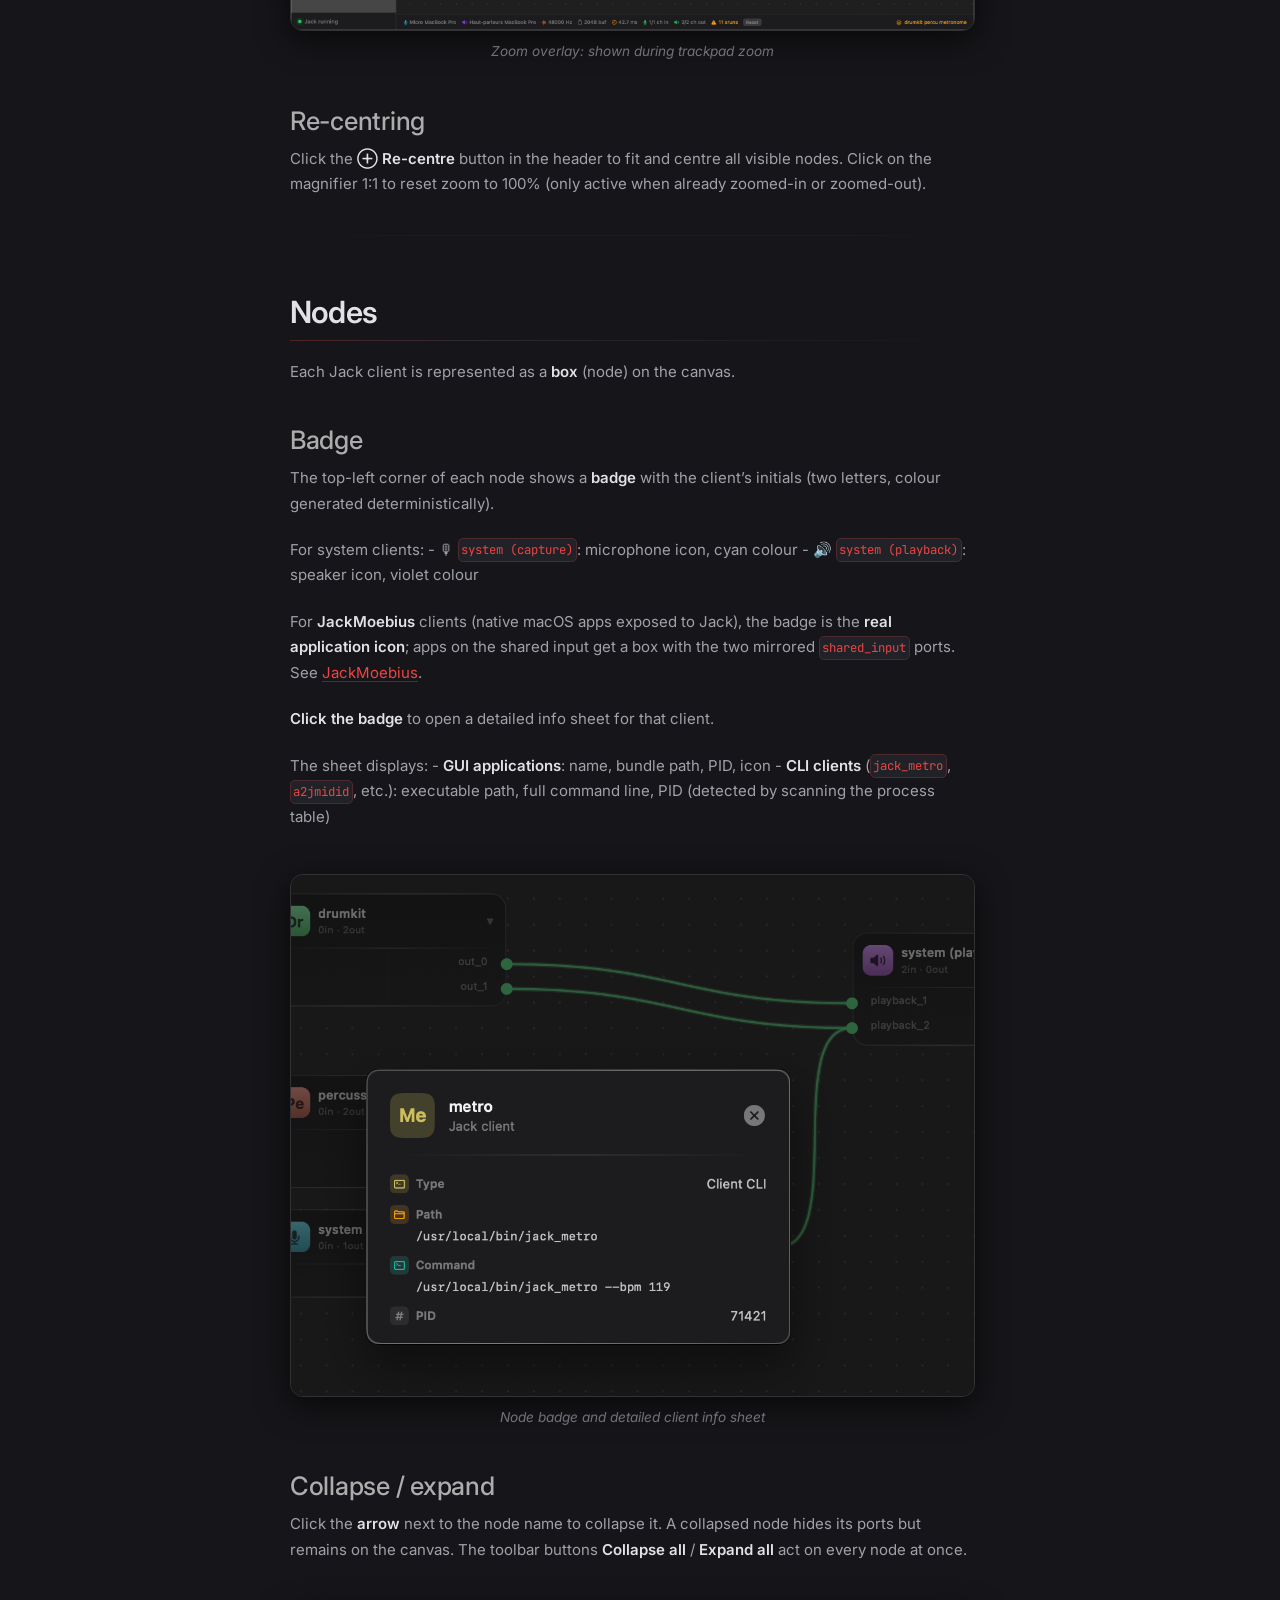
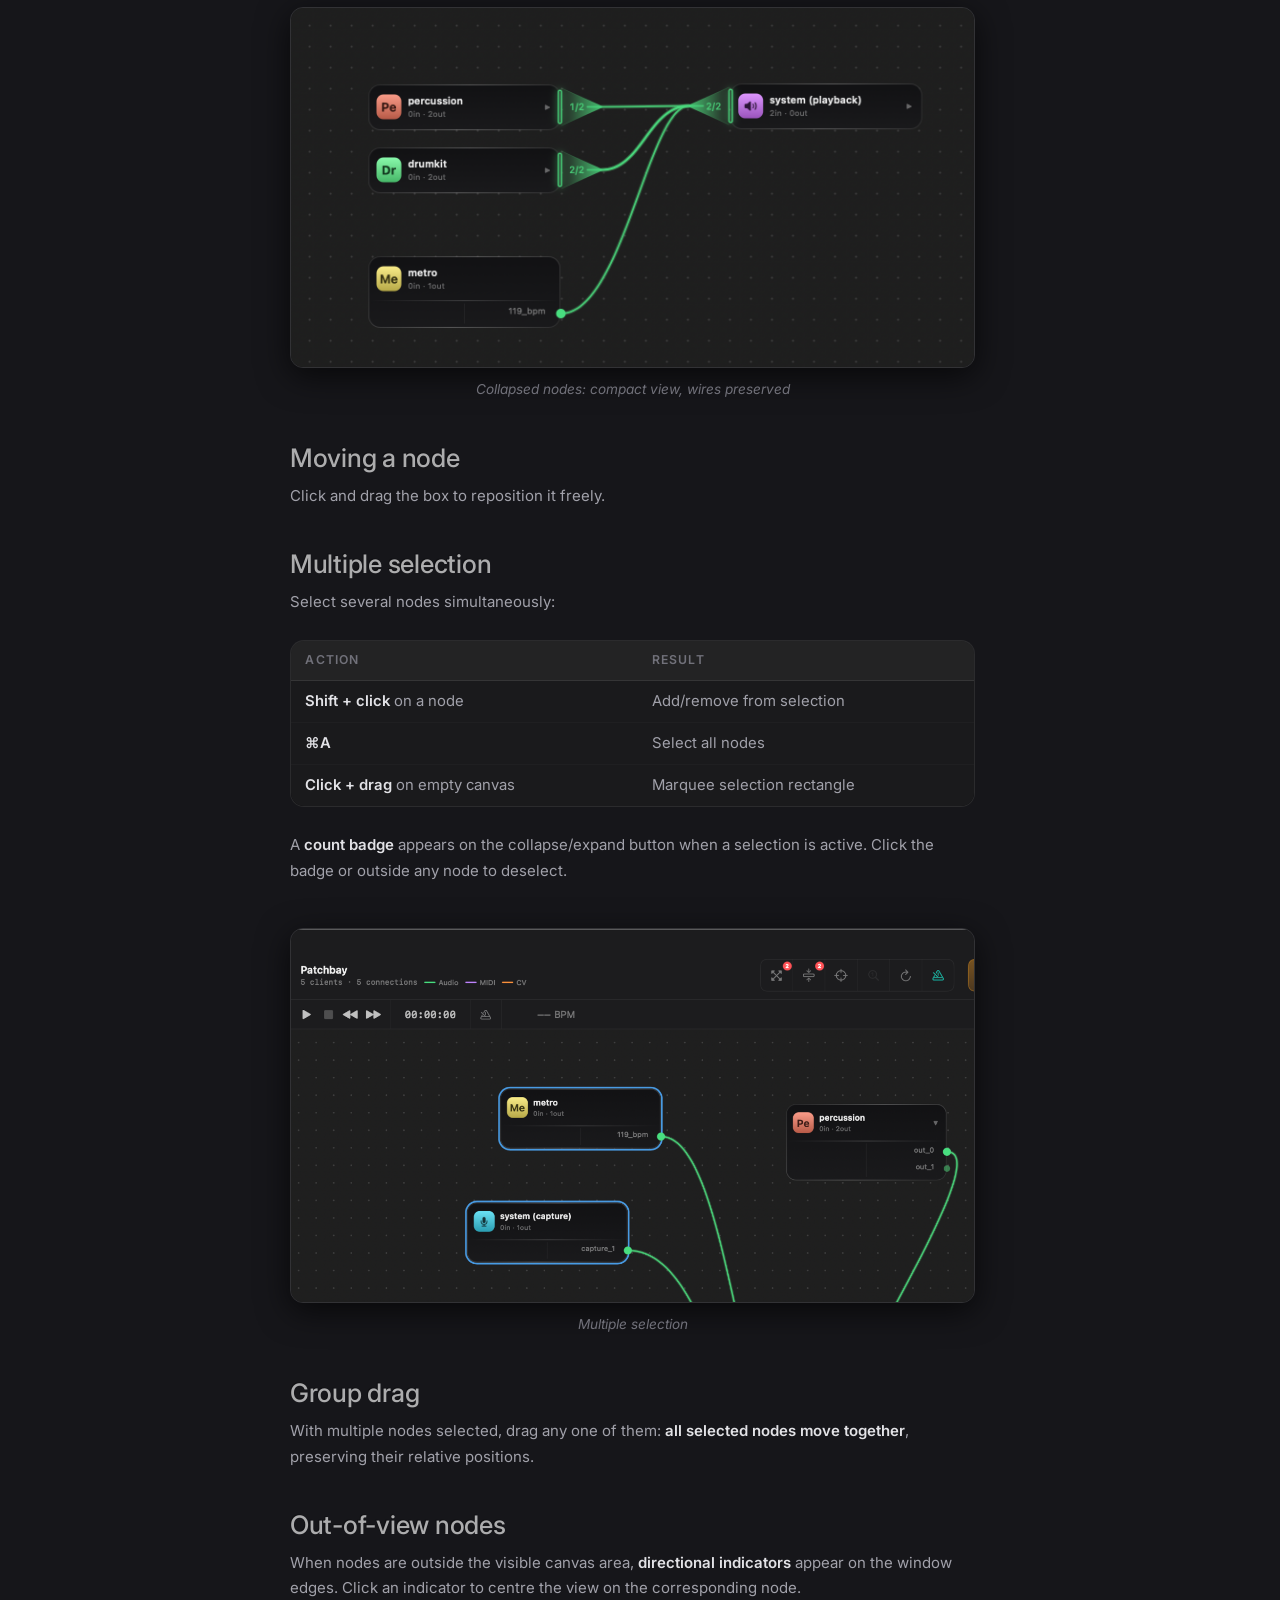
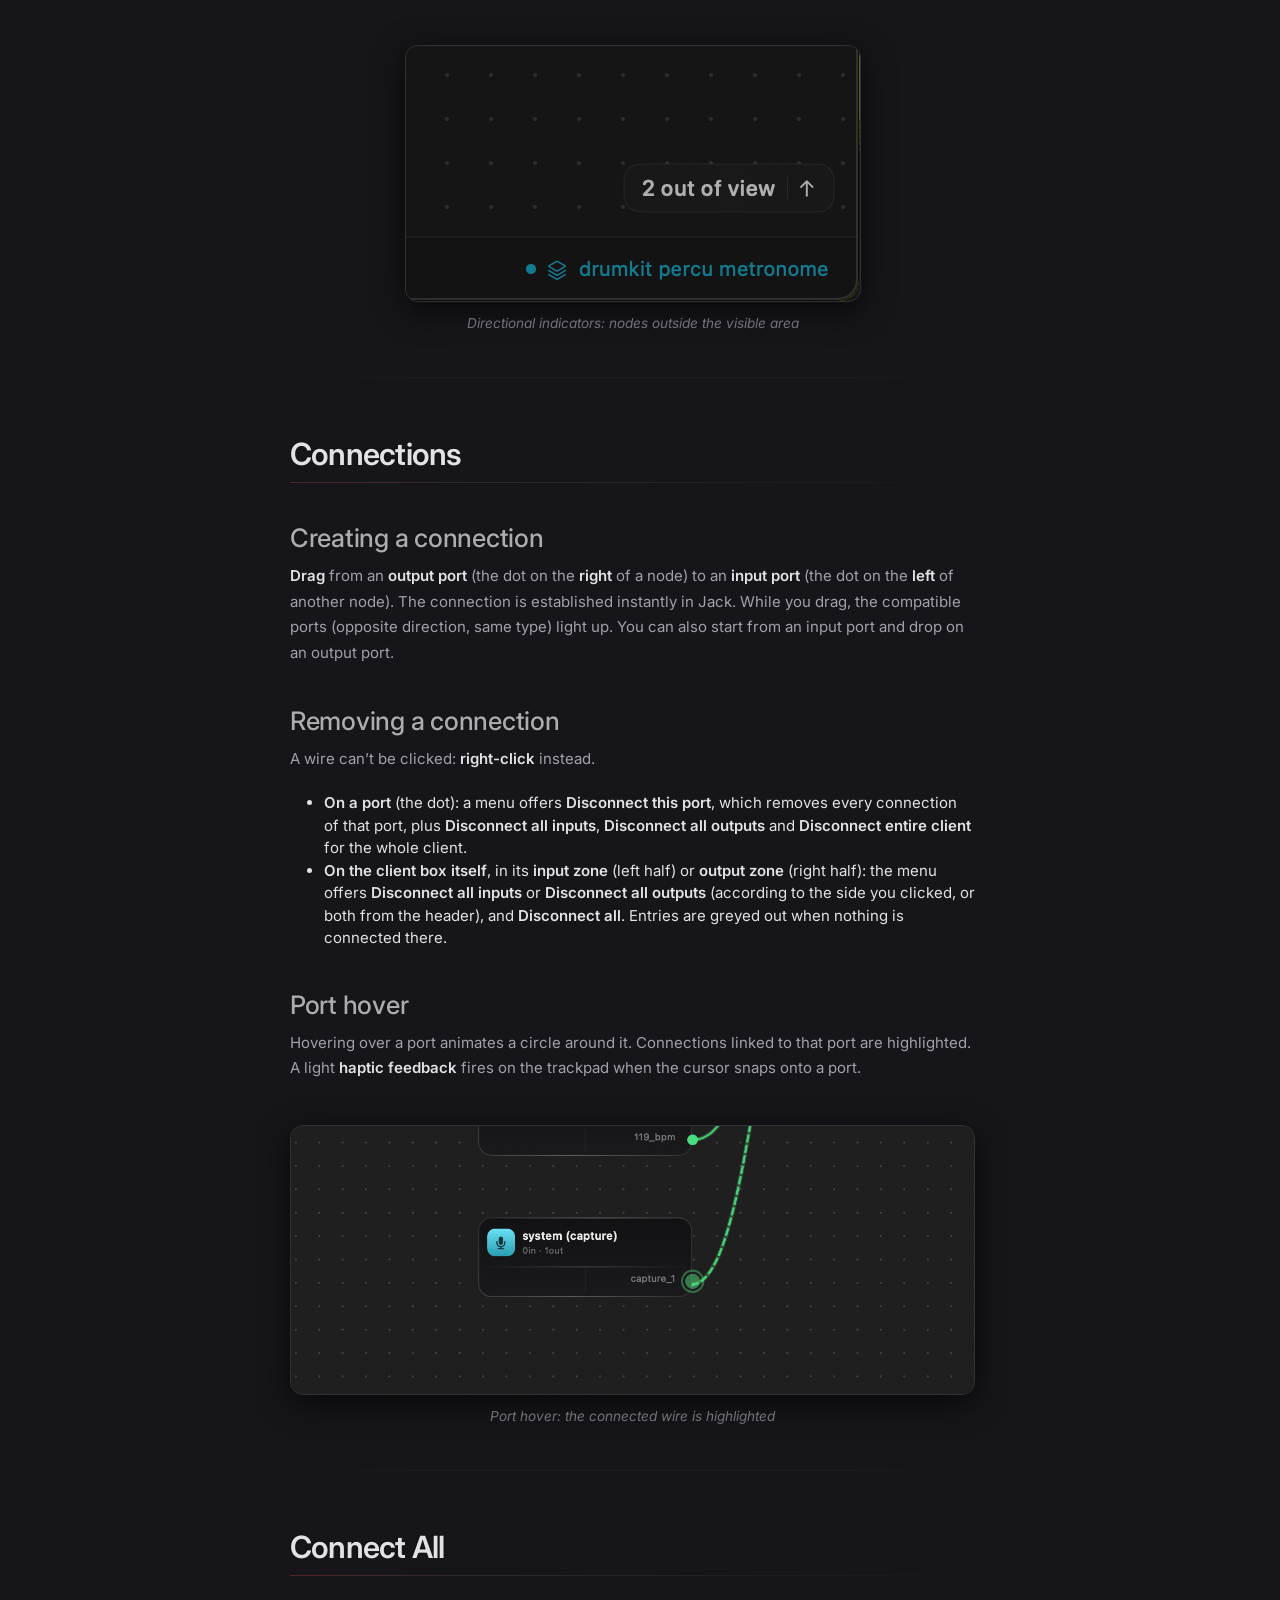
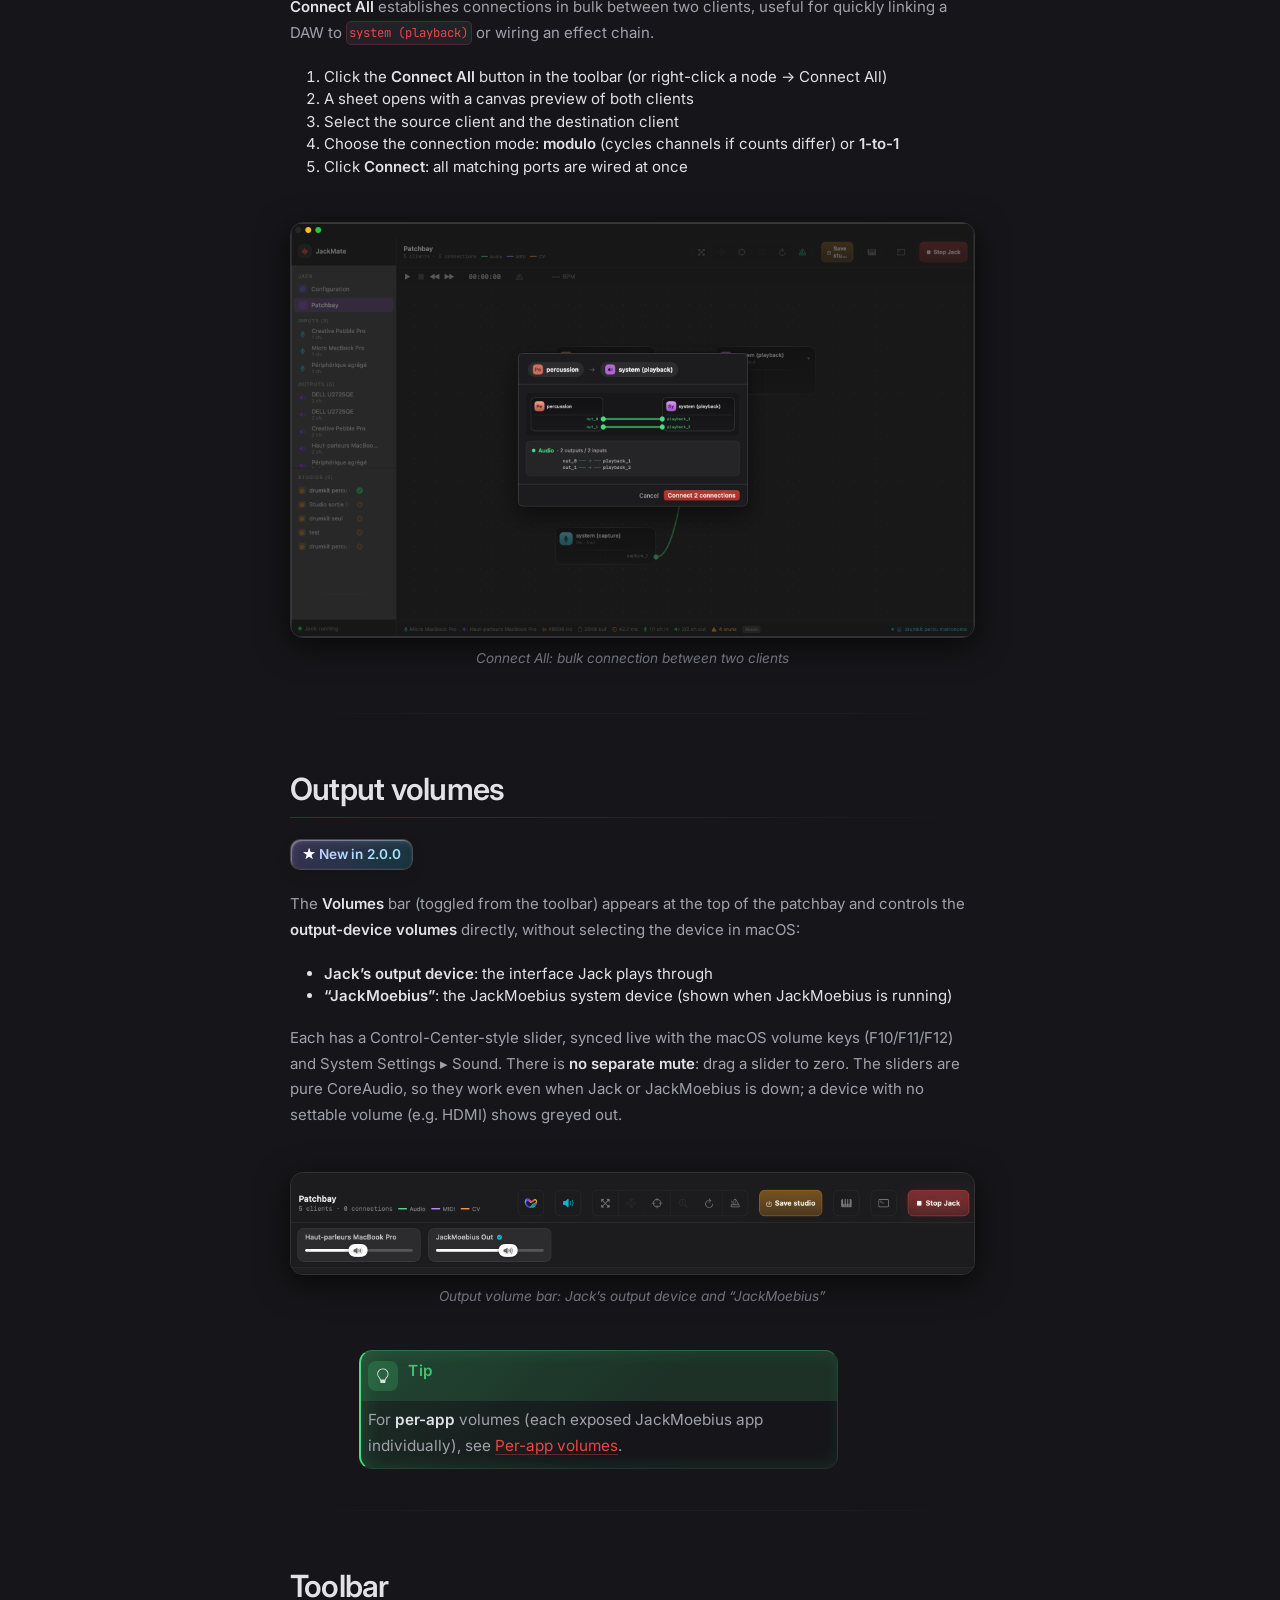
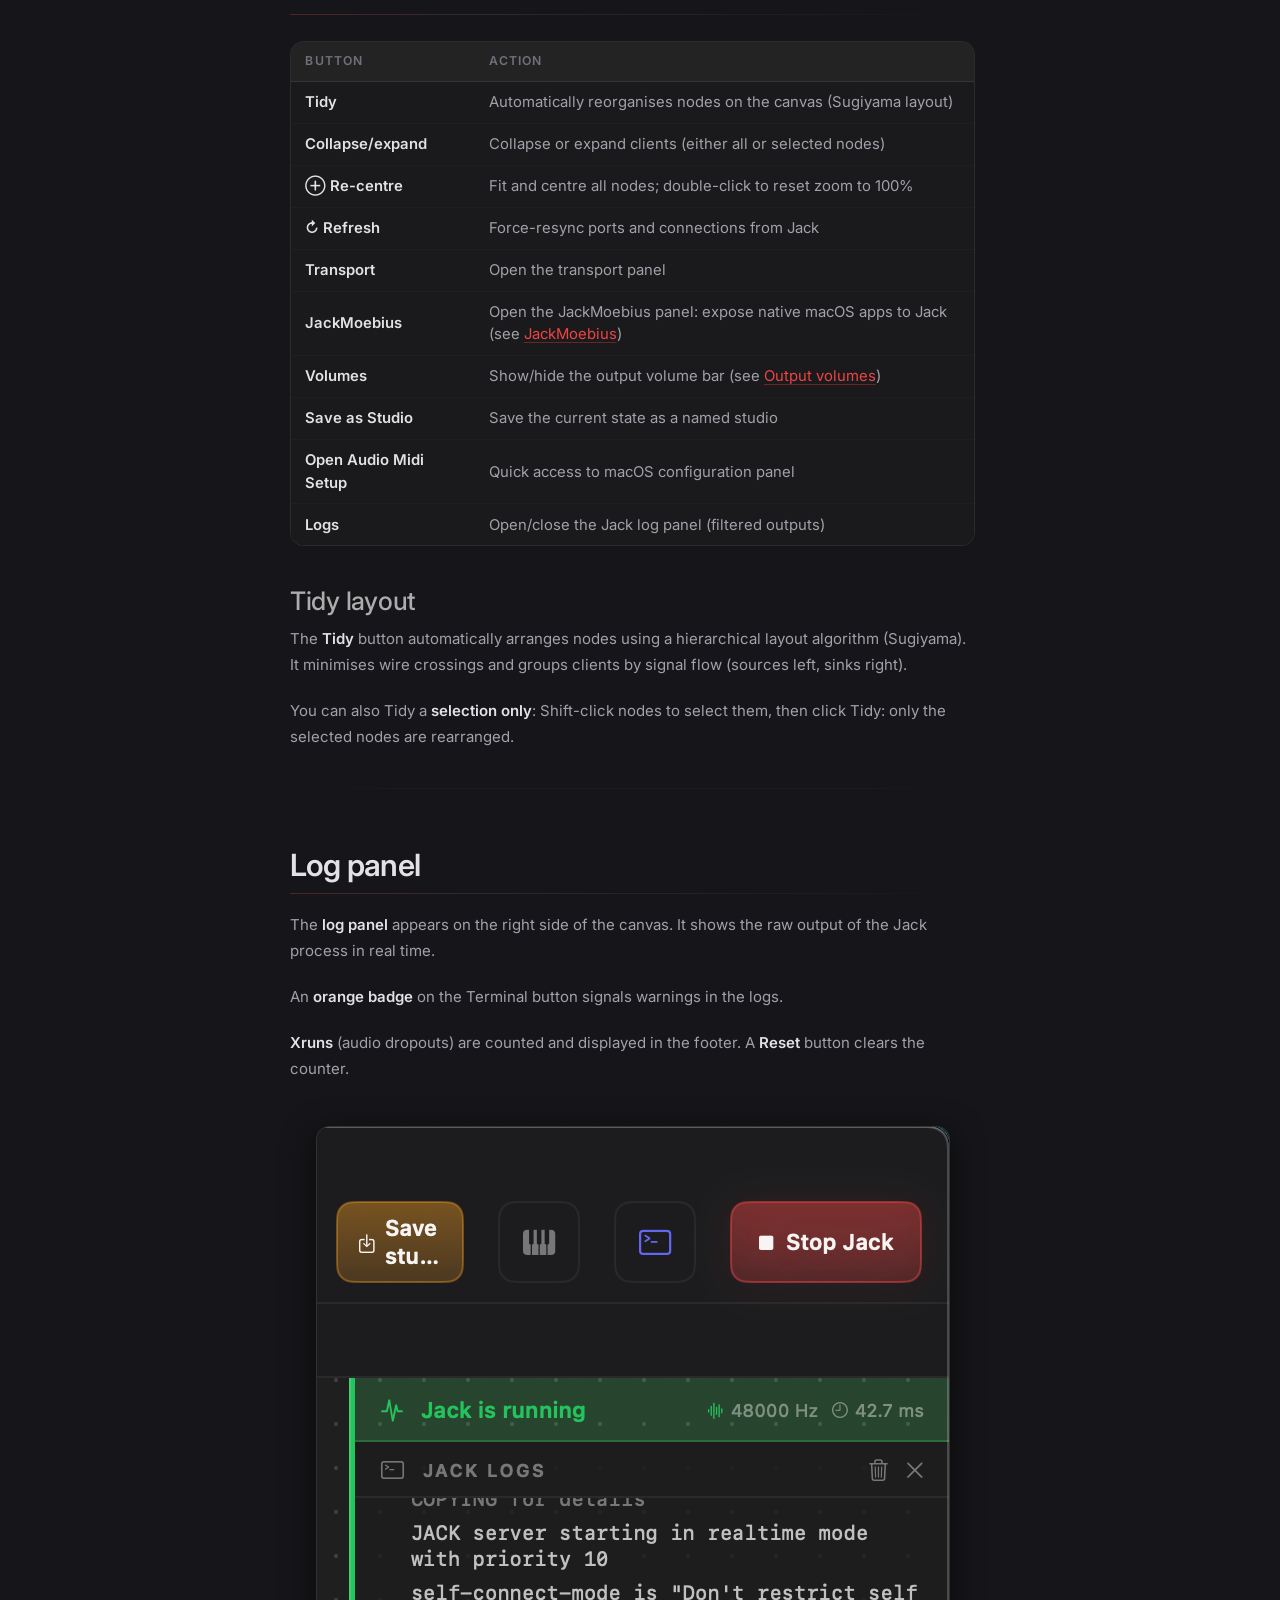
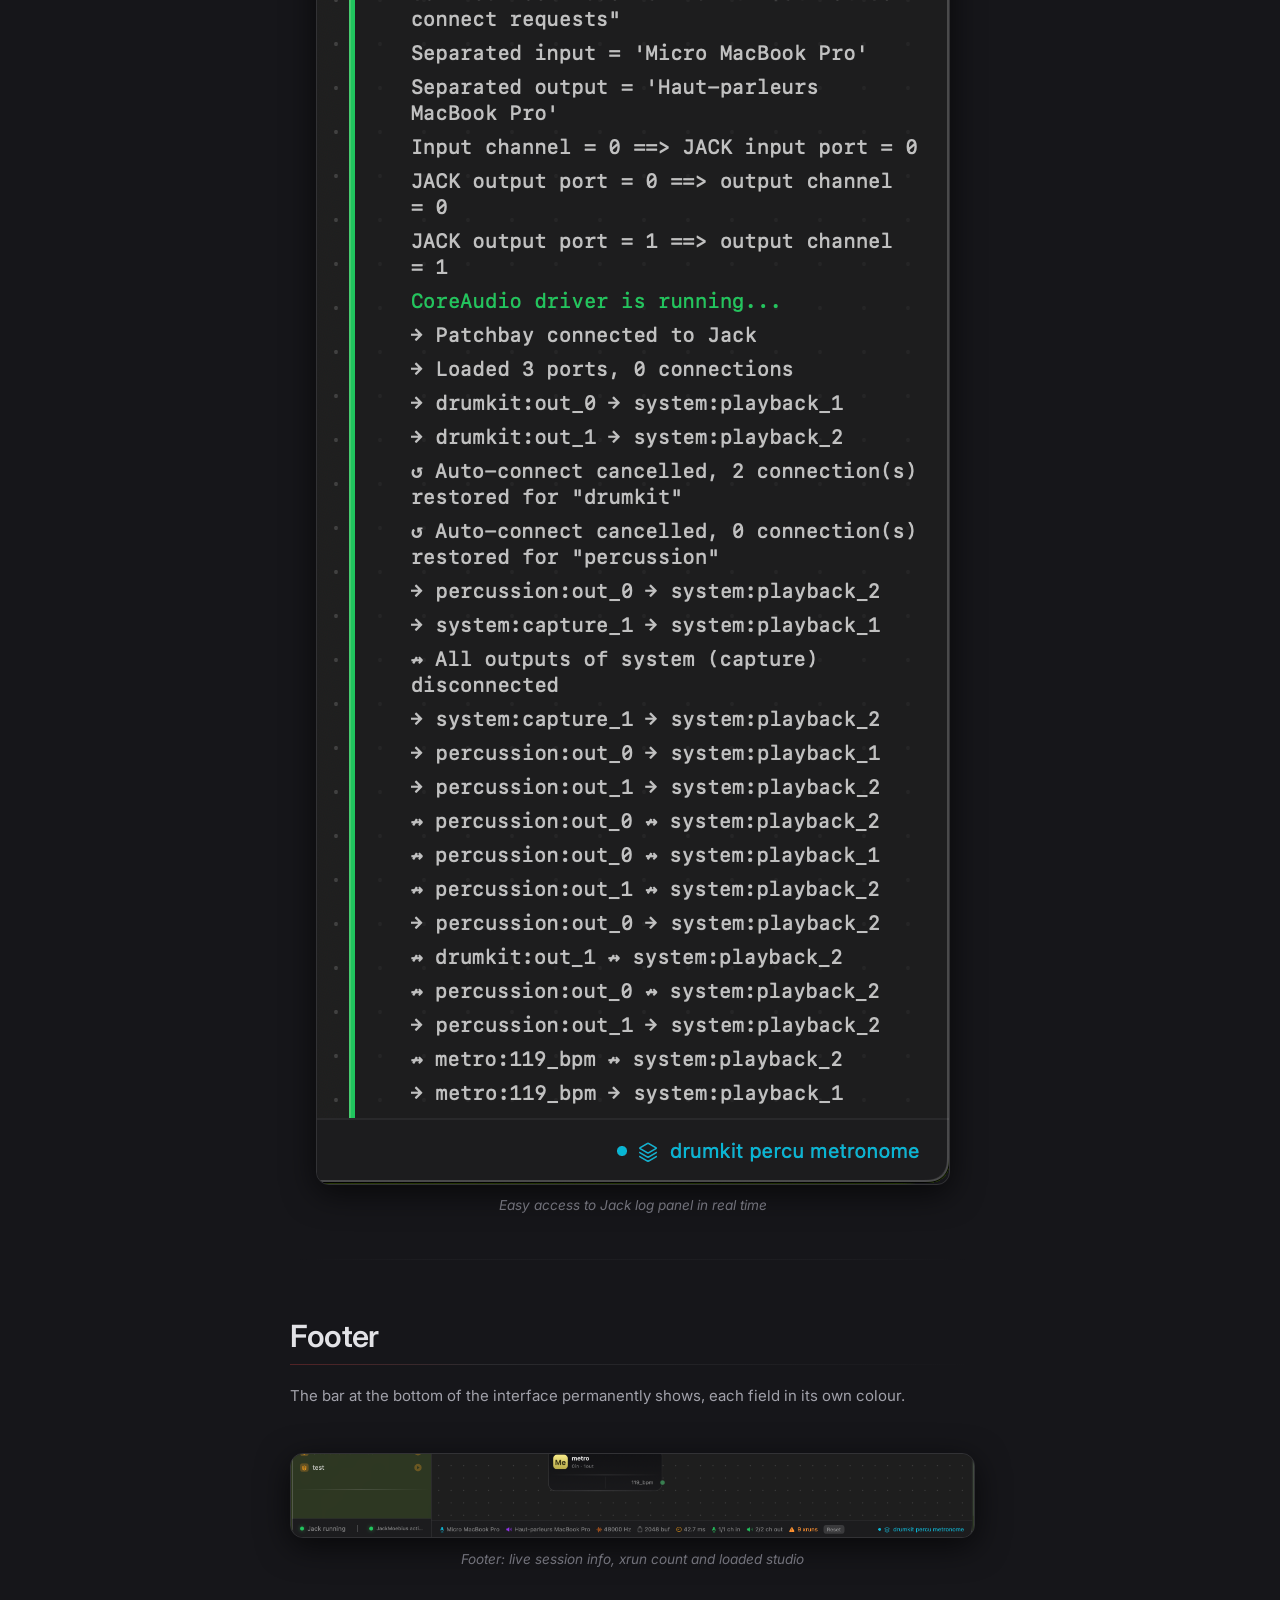
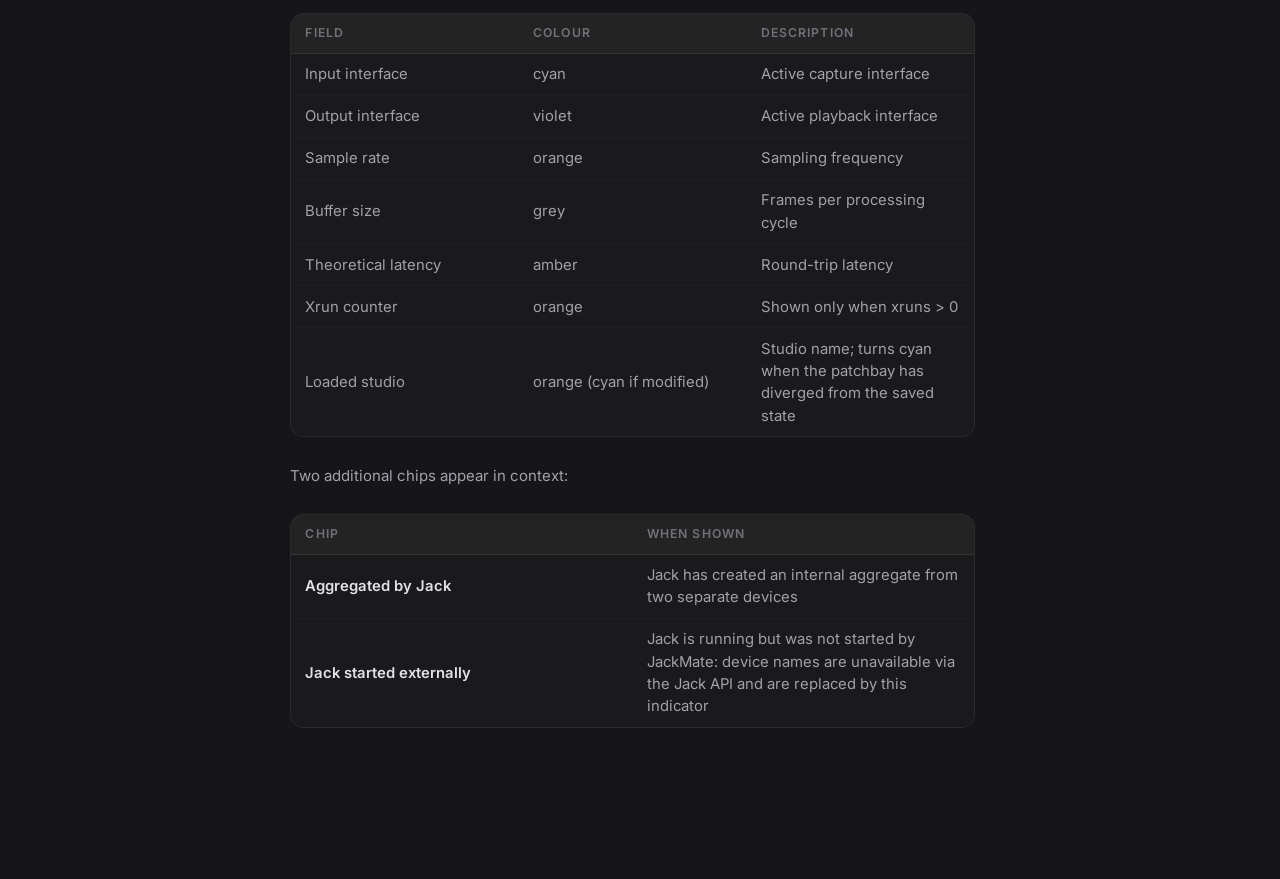
<file: guide/patchbay.html>
<!DOCTYPE html>
<html xmlns="http://www.w3.org/1999/xhtml" lang="en" xml:lang="en"><head>

<meta charset="utf-8">
<meta name="generator" content="quarto-1.10.18">

<meta name="viewport" content="width=device-width, initial-scale=1.0, user-scalable=yes">

<meta name="description" content="A visual JACK patchbay for macOS: connect JACK clients and ports on a zoomable canvas, with automatic tidy layout and bulk connect-all.">

<title>Patchbay – JackMate</title>
<style>
/* Default styles provided by pandoc.
** See https://pandoc.org/MANUAL.html#variables-for-html for config info.
*/
span.smallcaps{font-variant: small-caps;}
div.columns{display: flex; gap: 1.5em;}
div.column{flex: auto;}
@media screen {
div.columns{gap: min(4vw, 1.5em);}
div.column{overflow-x: auto;}
}
div.hanging-indent{margin-left: 1.5em; text-indent: -1.5em;}
ul.task-list{list-style: none;}
ul.task-list li input[type="checkbox"] {
  width: 0.8em;
  margin: 0 0.8em 0.2em -1em; /* quarto-specific, see https://github.com/quarto-dev/quarto-cli/issues/4556 */ 
  vertical-align: middle;
}
</style>


<script src="../site_libs/quarto-nav/quarto-nav.js"></script>
<script src="../site_libs/clipboard/clipboard.min.js"></script>
<script src="../site_libs/quarto-search/autocomplete.umd.js"></script>
<script src="../site_libs/quarto-search/fuse.min.js"></script>
<script src="../site_libs/quarto-search/quarto-search.js"></script>
<meta name="quarto:offset" content="../">
<link href="../assets/icon.png" rel="icon" type="image/png">
<script src="../site_libs/quarto-html/quarto.js" type="module"></script>
<script src="../site_libs/quarto-html/tabsets/tabsets.js" type="module"></script>
<script src="../site_libs/quarto-html/popper.min.js"></script>
<script src="../site_libs/quarto-html/tippy.umd.min.js"></script>
<script src="../site_libs/quarto-html/anchor.min.js"></script>
<link href="../site_libs/quarto-html/tippy.css" rel="stylesheet">
<link href="../site_libs/quarto-html/quarto-syntax-highlighting-dark-b85bc7c33db8c58e0ec93c3465666fed.css" rel="stylesheet" id="quarto-text-highlighting-styles">
<script src="../site_libs/bootstrap/bootstrap.min.js"></script>
<link href="../site_libs/bootstrap/bootstrap-icons.css" rel="stylesheet">
<link href="../site_libs/bootstrap/bootstrap-d56e77fc2d6698478ca21fdffbdde3e4.min.css" rel="stylesheet" append-hash="true" id="quarto-bootstrap" data-mode="dark">
<link href="../site_libs/quarto-contrib/fontawesome6-6.7.2/all.min.css" rel="stylesheet">
<link href="../site_libs/quarto-contrib/fontawesome6-6.7.2/latex-fontsize.css" rel="stylesheet">
<script src="../site_libs/quarto-contrib/glightbox/glightbox.min.js"></script>
<link href="../site_libs/quarto-contrib/glightbox/glightbox.min.css" rel="stylesheet">
<link href="../site_libs/quarto-contrib/glightbox/lightbox.css" rel="stylesheet">
<script id="quarto-search-options" type="application/json">{
  "location": "navbar",
  "copy-button": false,
  "collapse-after": 3,
  "panel-placement": "end",
  "type": "overlay",
  "limit": 50,
  "keyboard-shortcut": [
    "f",
    "/",
    "s"
  ],
  "show-item-context": false,
  "language": {
    "search-no-results-text": "No results",
    "search-matching-documents-text": "matching documents",
    "search-copy-link-title": "Copy link to search",
    "search-hide-matches-text": "Hide additional matches",
    "search-more-match-text": "more match in this document",
    "search-more-matches-text": "more matches in this document",
    "search-clear-button-title": "Clear",
    "search-text-placeholder": "",
    "search-detached-cancel-button-title": "Cancel",
    "search-submit-button-title": "Submit",
    "search-label": "Search"
  }
}</script>
<style>html{ scroll-behavior: smooth; }</style>
<!-- Font Awesome (global) — needed for raw <i class="fa-…"> icons in the navbar and pages. -->
<link rel="stylesheet" href="https://cdnjs.cloudflare.com/ajax/libs/font-awesome/6.7.2/css/all.min.css" crossorigin="anonymous" referrerpolicy="no-referrer">


<!-- Icons: iOS home-screen + crisp 32px tab favicon (Quarto emits the main favicon). -->
<link rel="apple-touch-icon" sizes="180x180" href="../assets/apple-touch-icon.png">
<link rel="icon" type="image/png" sizes="192x192" href="../assets/favicon-192x192.png">
<link rel="icon" type="image/png" sizes="32x32" href="../assets/favicon-32x32.png">
<link rel="icon" type="image/png" sizes="16x16" href="../assets/favicon-16x16.png">
<link rel="manifest" href="../assets/site.webmanifest">
<link rel="shortcut icon" href="favicon.ico">


<!-- Structured data (schema.org) — tells search engines this is a free macOS app,
     making it eligible for richer results. -->
<script type="application/ld+json">
{
  "@context": "https://schema.org",
  "@type": "SoftwareApplication",
  "name": "JackMate",
  "operatingSystem": "macOS 15.0+",
  "applicationCategory": "MultimediaApplication",
  "description": "Native macOS app to start, configure and patch the JACK Audio Connection Kit (jackd) — a visual JACK patchbay and server manager for musicians and audio engineers.",
  "image": "https://jackmate.app/assets/og-image.jpg",
  "url": "https://jackmate.app/",
  "downloadUrl": "https://jackmate.app/#download",
  "license": "https://opensource.org/licenses/MIT",
  "isAccessibleForFree": true,
  "offers": {
    "@type": "Offer",
    "price": "0",
    "priceCurrency": "USD"
  },
  "author": {
    "@type": "Person",
    "name": "Éric Bavu"
  }
}
</script>


<link rel="stylesheet" href="../assets/custom.css">
<meta property="og:title" content="Patchbay – JackMate">
<meta property="og:description" content="A visual JACK patchbay for macOS: connect JACK clients and ports on a zoomable canvas, with automatic tidy layout and bulk connect-all.">
<meta property="og:image" content="https://jackmate.app/assets/og-image.jpg">
<meta property="og:site_name" content="JackMate">
<link rel="canonical" href="https://jackmate.app/guide/patchbay.html">
<meta property="og:url" content="https://jackmate.app/guide/patchbay.html">
<meta property="og:image:alt" content="JackMate window maximised in Patchbay view. Several nodes visible">
<meta property="og:image:height" content="630">
<meta property="og:image:width" content="1200">
<meta name="twitter:title" content="Patchbay – JackMate">
<meta name="twitter:description" content="A visual JACK patchbay for macOS: connect JACK clients and ports on a zoomable canvas, with automatic tidy layout and bulk connect-all.">
<meta name="twitter:image" content="https://jackmate.app/assets/og-image.jpg">
<meta name="twitter:image:alt" content="JackMate window maximised in Patchbay view. Several nodes visible">
<meta name="twitter:image-height" content="630">
<meta name="twitter:image-width" content="1200">
<meta name="twitter:card" content="summary_large_image">
</head>

<body class="nav-sidebar floating nav-fixed quarto-light">

<div id="quarto-search-results"></div>
  <header id="quarto-header" class="headroom fixed-top">
    <nav class="navbar navbar-expand-lg " data-bs-theme="dark">
      <div class="navbar-container container-fluid">
      <div class="navbar-brand-container mx-auto">
    <a href="../index.html" class="navbar-brand navbar-brand-logo">
    <img src="../assets/icon.png" alt="JackMate" class="navbar-logo light-content">
    <img src="../assets/icon.png" alt="JackMate" class="navbar-logo dark-content">
    </a>
    <a class="navbar-brand" href="../index.html">
    <span class="navbar-title">JackMate</span>
    </a>
  </div>
            <div id="quarto-search" class="" title="Search"></div>
          <button class="navbar-toggler" type="button" data-bs-toggle="collapse" data-bs-target="#navbarCollapse" aria-controls="navbarCollapse" role="menu" aria-expanded="false" aria-label="Toggle navigation" onclick="if (window.quartoToggleHeadroom) { window.quartoToggleHeadroom(); }">
  <span class="navbar-toggler-icon"></span>
</button>
          <div class="collapse navbar-collapse" id="navbarCollapse">
            <ul class="navbar-nav navbar-nav-scroll me-auto">
  <li class="nav-item">
    <a class="nav-link" href="../index.html"> 
<span class="menu-text">Home</span></a>
  </li>  
  <li class="nav-item dropdown ">
    <a class="nav-link dropdown-toggle" href="#" id="nav-menu-guide" role="link" data-bs-toggle="dropdown" aria-expanded="false">
 <span class="menu-text">Guide</span>
    </a>
    <ul class="dropdown-menu" aria-labelledby="nav-menu-guide">    
        <li>
    <a class="dropdown-item" href="../guide/configuration.html">
 <span class="dropdown-text">Configuration</span></a>
  </li>  
        <li>
    <a class="dropdown-item" href="../guide/patchbay.html">
 <span class="dropdown-text">Patchbay</span></a>
  </li>  
        <li>
    <a class="dropdown-item" href="../guide/jackmoebius.html">
 <span class="dropdown-text">JackMoebius</span></a>
  </li>  
        <li>
    <a class="dropdown-item" href="../guide/studios.html">
 <span class="dropdown-text">Studios</span></a>
  </li>  
        <li>
    <a class="dropdown-item" href="../guide/transport.html">
 <span class="dropdown-text">Transport</span></a>
  </li>  
        <li>
    <a class="dropdown-item" href="../guide/menubar.html">
 <span class="dropdown-text">Menu Bar</span></a>
  </li>  
        <li><hr class="dropdown-divider"></li>
        <li>
    <a class="dropdown-item" href="../guide/alternatives.html">
 <span class="dropdown-text">Alternatives</span></a>
  </li>  
        <li>
    <a class="dropdown-item" href="../install-jack-macos.html">
 <span class="dropdown-text">Install JACK</span></a>
  </li>  
    </ul>
  </li>
  <li class="nav-item">
    <a class="nav-link active" href="../changelog.html" aria-current="page"> 
<span class="menu-text">Changelog</span></a>
  </li>  
  <li class="nav-item">
    <a class="nav-link" href="../sponsor.html"> 
<span class="menu-text">Sponsor</span></a>
  </li>  
</ul>
            <ul class="navbar-nav navbar-nav-scroll ms-auto">
  <li class="nav-item">
    <a class="nav-link" href="https://github.com/zinc75/JackMate"> 
<span class="menu-text"><span class="nav-star"><i class="fa-solid fa-star nav-star-ic" aria-hidden="true"></i> Star on GitHub</span></span></a>
  </li>  
  <li class="nav-item compact">
    <a class="nav-link" href="https://github.com/zinc75/JackMate"> <i class="bi bi-github" role="img">
</i> 
<span class="menu-text"></span></a>
  </li>  
  <li class="nav-item">
    <a class="nav-link" href="https://www.buymeacoffee.com/zinc75"> 
<span class="menu-text"><span class="navbar-bmc-icon" aria-label="Buy me a coffee"></span></span></a>
  </li>  
</ul>
          </div> <!-- /navcollapse -->
            <div class="quarto-navbar-tools">
</div>
      </div> <!-- /container-fluid -->
    </nav>
  <nav class="quarto-secondary-nav">
    <div class="container-fluid d-flex">
      <button type="button" class="quarto-btn-toggle btn" data-bs-toggle="collapse" role="button" data-bs-target=".quarto-sidebar-collapse-item" aria-controls="quarto-sidebar" aria-expanded="false" aria-label="Toggle sidebar navigation" onclick="if (window.quartoToggleHeadroom) { window.quartoToggleHeadroom(); }">
        <i class="bi bi-layout-text-sidebar-reverse"></i>
      </button>
        <nav class="quarto-page-breadcrumbs" aria-label="breadcrumb"><ol class="breadcrumb"><li class="breadcrumb-item"><a href="../guide/configuration.html">Guide</a></li><li class="breadcrumb-item"><a href="../guide/patchbay.html">Patchbay</a></li></ol></nav>
        <a class="flex-grow-1" role="navigation" data-bs-toggle="collapse" data-bs-target=".quarto-sidebar-collapse-item" aria-controls="quarto-sidebar" aria-expanded="false" aria-label="Toggle sidebar navigation" onclick="if (window.quartoToggleHeadroom) { window.quartoToggleHeadroom(); }">      
        </a>
      <button type="button" class="btn quarto-search-button" aria-label="Search" onclick="window.quartoOpenSearch();">
        <i class="bi bi-search"></i>
      </button>
    </div>
  </nav>
</header>
<!-- content -->
<div id="quarto-content" class="quarto-container page-columns page-rows-contents page-layout-article page-navbar">
<!-- sidebar -->
  <nav id="quarto-sidebar" class="sidebar collapse collapse-horizontal quarto-sidebar-collapse-item sidebar-navigation floating overflow-auto">
        <div class="mt-2 flex-shrink-0 align-items-center">
        <div class="sidebar-search">
        <div id="quarto-search" class="" title="Search"></div>
        </div>
        </div>
    <div class="sidebar-menu-container"> 
    <ul class="list-unstyled mt-1">
        <li class="sidebar-item sidebar-item-section">
      <div class="sidebar-item-container"> 
            <a class="sidebar-item-text sidebar-link text-start" data-bs-toggle="collapse" data-bs-target="#quarto-sidebar-section-1" role="navigation" aria-expanded="true">
 <span class="menu-text">Guide</span></a>
          <a class="sidebar-item-toggle text-start" data-bs-toggle="collapse" data-bs-target="#quarto-sidebar-section-1" role="navigation" aria-expanded="true" aria-label="Toggle section">
            <i class="bi bi-chevron-right ms-2"></i>
          </a> 
      </div>
      <ul id="quarto-sidebar-section-1" class="collapse list-unstyled sidebar-section depth1 show">  
          <li class="sidebar-item">
  <div class="sidebar-item-container"> 
  <a href="../guide/configuration.html" class="sidebar-item-text sidebar-link">
 <span class="menu-text">Configuration</span></a>
  </div>
</li>
          <li class="sidebar-item">
  <div class="sidebar-item-container"> 
  <a href="../guide/patchbay.html" class="sidebar-item-text sidebar-link active">
 <span class="menu-text">Patchbay</span></a>
  </div>
</li>
          <li class="sidebar-item">
  <div class="sidebar-item-container"> 
  <a href="../guide/jackmoebius.html" class="sidebar-item-text sidebar-link">
 <span class="menu-text">JackMoebius</span></a>
  </div>
</li>
          <li class="sidebar-item">
  <div class="sidebar-item-container"> 
  <a href="../guide/studios.html" class="sidebar-item-text sidebar-link">
 <span class="menu-text">Studios</span></a>
  </div>
</li>
          <li class="sidebar-item">
  <div class="sidebar-item-container"> 
  <a href="../guide/transport.html" class="sidebar-item-text sidebar-link">
 <span class="menu-text">Transport</span></a>
  </div>
</li>
          <li class="sidebar-item">
  <div class="sidebar-item-container"> 
  <a href="../guide/menubar.html" class="sidebar-item-text sidebar-link">
 <span class="menu-text">Menu Bar</span></a>
  </div>
</li>
      </ul>
  </li>
        <li class="sidebar-item sidebar-item-section">
      <div class="sidebar-item-container"> 
            <a class="sidebar-item-text sidebar-link text-start" data-bs-toggle="collapse" data-bs-target="#quarto-sidebar-section-2" role="navigation" aria-expanded="true">
 <span class="menu-text">Reference</span></a>
          <a class="sidebar-item-toggle text-start" data-bs-toggle="collapse" data-bs-target="#quarto-sidebar-section-2" role="navigation" aria-expanded="true" aria-label="Toggle section">
            <i class="bi bi-chevron-right ms-2"></i>
          </a> 
      </div>
      <ul id="quarto-sidebar-section-2" class="collapse list-unstyled sidebar-section depth1 show">  
          <li class="sidebar-item">
  <div class="sidebar-item-container"> 
  <a href="../guide/alternatives.html" class="sidebar-item-text sidebar-link">
 <span class="menu-text">Alternatives</span></a>
  </div>
</li>
          <li class="sidebar-item">
  <div class="sidebar-item-container"> 
  <a href="../install-jack-macos.html" class="sidebar-item-text sidebar-link">
 <span class="menu-text">Install JACK</span></a>
  </div>
</li>
          <li class="sidebar-item">
  <div class="sidebar-item-container"> 
  <a href="../changelog.html" class="sidebar-item-text sidebar-link">
 <span class="menu-text">Changelog</span></a>
  </div>
</li>
      </ul>
  </li>
        <li class="sidebar-item">
  <div class="sidebar-item-container"> 
  <a href="../sponsor.html" class="sidebar-item-text sidebar-link">
 <span class="menu-text">Sponsor</span></a>
  </div>
</li>
    </ul>
    </div>
</nav>
<div id="quarto-sidebar-glass" class="quarto-sidebar-collapse-item" data-bs-toggle="collapse" data-bs-target=".quarto-sidebar-collapse-item"></div>
<!-- margin-sidebar -->
    <div id="quarto-margin-sidebar" class="sidebar margin-sidebar">
        <nav id="TOC" role="doc-toc" class="toc-active">
    <h2 id="toc-title">On this page</h2>
   
  <ul>
  <li><a href="#concepts" id="toc-concepts" class="nav-link active" data-scroll-target="#concepts">Concepts</a>
  <ul class="collapse">
  <li><a href="#clients-and-ports" id="toc-clients-and-ports" class="nav-link" data-scroll-target="#clients-and-ports">Clients and ports</a></li>
  <li><a href="#connections" id="toc-connections" class="nav-link" data-scroll-target="#connections">Connections</a></li>
  </ul></li>
  <li><a href="#canvas-navigation" id="toc-canvas-navigation" class="nav-link" data-scroll-target="#canvas-navigation">Canvas navigation</a>
  <ul class="collapse">
  <li><a href="#panning" id="toc-panning" class="nav-link" data-scroll-target="#panning">Panning</a></li>
  <li><a href="#zoom" id="toc-zoom" class="nav-link" data-scroll-target="#zoom">Zoom</a></li>
  <li><a href="#re-centring" id="toc-re-centring" class="nav-link" data-scroll-target="#re-centring">Re-centring</a></li>
  </ul></li>
  <li><a href="#nodes" id="toc-nodes" class="nav-link" data-scroll-target="#nodes">Nodes</a>
  <ul class="collapse">
  <li><a href="#badge" id="toc-badge" class="nav-link" data-scroll-target="#badge">Badge</a></li>
  <li><a href="#collapse-expand" id="toc-collapse-expand" class="nav-link" data-scroll-target="#collapse-expand">Collapse / expand</a></li>
  <li><a href="#moving-a-node" id="toc-moving-a-node" class="nav-link" data-scroll-target="#moving-a-node">Moving a node</a></li>
  <li><a href="#multiple-selection" id="toc-multiple-selection" class="nav-link" data-scroll-target="#multiple-selection">Multiple selection</a></li>
  <li><a href="#group-drag" id="toc-group-drag" class="nav-link" data-scroll-target="#group-drag">Group drag</a></li>
  <li><a href="#out-of-view-nodes" id="toc-out-of-view-nodes" class="nav-link" data-scroll-target="#out-of-view-nodes">Out-of-view nodes</a></li>
  </ul></li>
  <li><a href="#connections-1" id="toc-connections-1" class="nav-link" data-scroll-target="#connections-1">Connections</a>
  <ul class="collapse">
  <li><a href="#creating-a-connection" id="toc-creating-a-connection" class="nav-link" data-scroll-target="#creating-a-connection">Creating a connection</a></li>
  <li><a href="#removing-a-connection" id="toc-removing-a-connection" class="nav-link" data-scroll-target="#removing-a-connection">Removing a connection</a></li>
  <li><a href="#port-hover" id="toc-port-hover" class="nav-link" data-scroll-target="#port-hover">Port hover</a></li>
  </ul></li>
  <li><a href="#connect-all" id="toc-connect-all" class="nav-link" data-scroll-target="#connect-all">Connect All</a></li>
  <li><a href="#output-volumes" id="toc-output-volumes" class="nav-link" data-scroll-target="#output-volumes">Output volumes</a></li>
  <li><a href="#toolbar" id="toc-toolbar" class="nav-link" data-scroll-target="#toolbar">Toolbar</a>
  <ul class="collapse">
  <li><a href="#tidy-layout" id="toc-tidy-layout" class="nav-link" data-scroll-target="#tidy-layout">Tidy layout</a></li>
  </ul></li>
  <li><a href="#log-panel" id="toc-log-panel" class="nav-link" data-scroll-target="#log-panel">Log panel</a></li>
  <li><a href="#footer" id="toc-footer" class="nav-link" data-scroll-target="#footer">Footer</a></li>
  </ul>
</nav>
    </div>
<!-- main -->
<main class="content" id="quarto-document-content">

<header id="title-block-header" class="quarto-title-block default"><nav class="quarto-page-breadcrumbs quarto-title-breadcrumbs d-none d-lg-block" aria-label="breadcrumb"><ol class="breadcrumb"><li class="breadcrumb-item"><a href="../guide/configuration.html">Guide</a></li><li class="breadcrumb-item"><a href="../guide/patchbay.html">Patchbay</a></li></ol></nav>
<div class="quarto-title">
<h1 class="title">Patchbay</h1>
</div>

<div>
  <div class="description">
    A visual JACK patchbay for macOS: connect JACK clients and ports on a zoomable canvas, with automatic tidy layout and bulk connect-all.
  </div>
</div>


<div class="quarto-title-meta">

    
  
    
  </div>
  


</header>


<p>The <strong>Patchbay</strong> view shows the live state of the Jack Audio universe: all connected clients, their ports, and the connections between them.</p>
<div class="callout callout-style-default callout-note callout-titled">
<div class="callout-header d-flex align-content-center">
<div class="callout-icon-container">
<i class="callout-icon"></i>
</div>
<div class="callout-title-container flex-fill">
Note
</div>
</div>
<div class="callout-body-container callout-body">
<p>The Patchbay is only available while Jack is running.</p>
</div>
</div>
<div class="quarto-figure quarto-figure-center">
<figure class="figure">
<p><a href="../assets/screenshots/patchbay.png" class="lightbox" data-gallery="quarto-lightbox-gallery-1" title="Patchbay view: session with multiple connected Jack clients"><img src="../assets/screenshots/patchbay.png" class="img-fluid figure-img" alt="JackMate window maximised in Patchbay view. Several nodes visible"></a></p>
<figcaption>Patchbay view: session with multiple connected Jack clients</figcaption>
</figure>
</div>
<hr>
<section id="concepts" class="level2">
<h2 class="anchored" data-anchor-id="concepts">Concepts</h2>
<section id="clients-and-ports" class="level3">
<h3 class="anchored" data-anchor-id="clients-and-ports">Clients and ports</h3>
<p>In Jack, each audio application is a <strong>client</strong>. Each client exposes <strong>ports</strong>:</p>
<ul>
<li><strong>Output ports</strong>: on the left side of the node</li>
<li><strong>Input ports</strong>: on the right side of the node</li>
</ul>
<p>The two system clients <code>system (capture)</code> and <code>system (playback)</code> represent the physical audio interface. Unlike regular client nodes, they display additional hardware information <em>(new in v1.9.0)</em>:</p>
<ul>
<li><strong>Device name</strong>: the CoreAudio device name is shown in the free zone above the port list</li>
<li><strong>Aggregate bar</strong>: when Jack has created an internal aggregate (two separate devices used as input and output), each physical device segment is indicated by a vertical bracket bar, with its name and channel count</li>
</ul>
<p>Clicking the badge opens a detail sheet with the full hardware breakdown.</p>
<div class="quarto-figure quarto-figure-center">
<figure class="figure">
<p><a href="../assets/screenshots/patchbay-system-card-aggregate.png" class="lightbox" data-gallery="quarto-lightbox-gallery-2" title="System cards: device names and aggregate bracket bars (new in v1.9.0)"><img src="../assets/screenshots/patchbay-system-card-aggregate.png" class="img-fluid figure-img" alt="Close-up of system (capture) and system (playback) nodes showing CoreAudio device names and vertical aggregate bracket bars separating device segments."></a></p>
<figcaption>System cards: device names and aggregate bracket bars (new in v1.9.0)</figcaption>
</figure>
</div>
</section>
<section id="connections" class="level3">
<h3 class="anchored" data-anchor-id="connections">Connections</h3>
<p>A <strong>connection</strong> links an output port to an input port. Audio signal flows left to right. A Jack connection is not exclusive: a port can be connected to multiple destinations.</p>
<hr>
</section>
</section>
<section id="canvas-navigation" class="level2">
<h2 class="anchored" data-anchor-id="canvas-navigation">Canvas navigation</h2>
<section id="panning" class="level3">
<h3 class="anchored" data-anchor-id="panning">Panning</h3>
<p>Click and drag on the canvas background to move the view.</p>
<p>When moving nodes or panning near the <strong>canvas edges</strong>, a subtle <strong>haptic feedback</strong> is triggered on the trackpad, indicating you’ve reached the boundary.</p>
</section>
<section id="zoom" class="level3">
<h3 class="anchored" data-anchor-id="zoom">Zoom</h3>
<ul>
<li><strong>Pinch</strong> on trackpad: smooth zoom centred on the cursor</li>
<li><strong>Vertical scroll</strong> with the mouse wheel: discrete zoom</li>
<li>A <strong>zoom indicator</strong> appears temporarily as an overlay while zooming</li>
</ul>
<div class="quarto-figure quarto-figure-center">
<figure class="figure">
<p><a href="../assets/screenshots/patchbay-zoom.png" class="lightbox" data-gallery="quarto-lightbox-gallery-3" title="Zoom overlay: shown during trackpad zoom"><img src="../assets/screenshots/patchbay-zoom.png" class="img-fluid figure-img" alt="Patchbay canvas during active zoom: semi-transparent overlay at canvas centre showing zoom percentage"></a></p>
<figcaption>Zoom overlay: shown during trackpad zoom</figcaption>
</figure>
</div>
</section>
<section id="re-centring" class="level3">
<h3 class="anchored" data-anchor-id="re-centring">Re-centring</h3>
<p>Click the <strong>⊕ Re-centre</strong> button in the header to fit and centre all visible nodes. Click on the magnifier 1:1 to reset zoom to 100% (only active when already zoomed-in or zoomed-out).</p>
<hr>
</section>
</section>
<section id="nodes" class="level2">
<h2 class="anchored" data-anchor-id="nodes">Nodes</h2>
<p>Each Jack client is represented as a <strong>box</strong> (node) on the canvas.</p>
<section id="badge" class="level3">
<h3 class="anchored" data-anchor-id="badge">Badge</h3>
<p>The top-left corner of each node shows a <strong>badge</strong> with the client’s initials (two letters, colour generated deterministically).</p>
<p>For system clients: - 🎙 <code>system (capture)</code>: microphone icon, cyan colour - 🔊 <code>system (playback)</code>: speaker icon, violet colour</p>
<p>For <strong>JackMoebius</strong> clients (native macOS apps exposed to Jack), the badge is the <strong>real application icon</strong>; apps on the shared input get a box with the two mirrored <code>shared_input</code> ports. See <a href="../guide/jackmoebius.html">JackMoebius</a>.</p>
<p><strong>Click the badge</strong> to open a detailed info sheet for that client.</p>
<p>The sheet displays: - <strong>GUI applications</strong>: name, bundle path, PID, icon - <strong>CLI clients</strong> (<code>jack_metro</code>, <code>a2jmidid</code>, etc.): executable path, full command line, PID (detected by scanning the process table)</p>
<div class="quarto-figure quarto-figure-center">
<figure class="figure">
<p><a href="../assets/screenshots/patchbay-node-infosheet.png" class="lightbox" data-gallery="quarto-lightbox-gallery-4" title="Node badge and detailed client info sheet"><img src="../assets/screenshots/patchbay-node-infosheet.png" class="img-fluid figure-img" alt="Close-up on a non-system node"></a></p>
<figcaption>Node badge and detailed client info sheet</figcaption>
</figure>
</div>
</section>
<section id="collapse-expand" class="level3">
<h3 class="anchored" data-anchor-id="collapse-expand">Collapse / expand</h3>
<p>Click the <strong>arrow</strong> next to the node name to collapse it. A collapsed node hides its ports but remains on the canvas. The toolbar buttons <strong>Collapse all</strong> / <strong>Expand all</strong> act on every node at once.</p>
<div class="quarto-figure quarto-figure-center">
<figure class="figure">
<p><a href="../assets/screenshots/patchbay-collapsed.png" class="lightbox" data-gallery="quarto-lightbox-gallery-5" title="Collapsed nodes: compact view, wires preserved"><img src="../assets/screenshots/patchbay-collapsed.png" class="img-fluid figure-img" alt="Patchbay canvas with a mix of expanded and collapsed nodes. Collapsed nodes appear as compact pills."></a></p>
<figcaption>Collapsed nodes: compact view, wires preserved</figcaption>
</figure>
</div>
</section>
<section id="moving-a-node" class="level3">
<h3 class="anchored" data-anchor-id="moving-a-node">Moving a node</h3>
<p>Click and drag the box to reposition it freely.</p>
</section>
<section id="multiple-selection" class="level3">
<h3 class="anchored" data-anchor-id="multiple-selection">Multiple selection</h3>
<p>Select several nodes simultaneously:</p>
<table class="caption-top table">
<thead>
<tr class="header">
<th>Action</th>
<th>Result</th>
</tr>
</thead>
<tbody>
<tr class="odd">
<td><strong>Shift + click</strong> on a node</td>
<td>Add/remove from selection</td>
</tr>
<tr class="even">
<td><strong>⌘A</strong></td>
<td>Select all nodes</td>
</tr>
<tr class="odd">
<td><strong>Click + drag</strong> on empty canvas</td>
<td>Marquee selection rectangle</td>
</tr>
</tbody>
</table>
<p>A <strong>count badge</strong> appears on the collapse/expand button when a selection is active. Click the badge or outside any node to deselect.</p>
<div class="quarto-figure quarto-figure-center">
<figure class="figure">
<p><a href="../assets/screenshots/patchbay-selected.png" class="lightbox" data-gallery="quarto-lightbox-gallery-6" title="Multiple selection"><img src="../assets/screenshots/patchbay-selected.png" class="img-fluid figure-img" alt="Patchbay canvas with one or more nodes selected - allows group drag,  group collapse, or group re-organize."></a></p>
<figcaption>Multiple selection</figcaption>
</figure>
</div>
</section>
<section id="group-drag" class="level3">
<h3 class="anchored" data-anchor-id="group-drag">Group drag</h3>
<p>With multiple nodes selected, drag any one of them: <strong>all selected nodes move together</strong>, preserving their relative positions.</p>
</section>
<section id="out-of-view-nodes" class="level3">
<h3 class="anchored" data-anchor-id="out-of-view-nodes">Out-of-view nodes</h3>
<p>When nodes are outside the visible canvas area, <strong>directional indicators</strong> appear on the window edges. Click an indicator to centre the view on the corresponding node.</p>
<div class="quarto-figure quarto-figure-center">
<figure class="figure">
<p><a href="../assets/screenshots/patchbay-outofview.png" class="lightbox" data-gallery="quarto-lightbox-gallery-7" title="Directional indicators: nodes outside the visible area"><img src="../assets/screenshots/patchbay-outofview.png" class="img-fluid figure-img" alt="Patchbay canvas with one or more nodes outside the visible area. Directional indicators (arrows or pills) appear on the canvas edges."></a></p>
<figcaption>Directional indicators: nodes outside the visible area</figcaption>
</figure>
</div>
<hr>
</section>
</section>
<section id="connections-1" class="level2">
<h2 class="anchored" data-anchor-id="connections-1">Connections</h2>
<section id="creating-a-connection" class="level3">
<h3 class="anchored" data-anchor-id="creating-a-connection">Creating a connection</h3>
<p><strong>Drag</strong> from an <strong>output port</strong> (the dot on the <strong>right</strong> of a node) to an <strong>input port</strong> (the dot on the <strong>left</strong> of another node). The connection is established instantly in Jack. While you drag, the compatible ports (opposite direction, same type) light up. You can also start from an input port and drop on an output port.</p>
</section>
<section id="removing-a-connection" class="level3">
<h3 class="anchored" data-anchor-id="removing-a-connection">Removing a connection</h3>
<p>A wire can’t be clicked: <strong>right-click</strong> instead.</p>
<ul>
<li><strong>On a port</strong> (the dot): a menu offers <strong>Disconnect this port</strong>, which removes every connection of that port, plus <strong>Disconnect all inputs</strong>, <strong>Disconnect all outputs</strong> and <strong>Disconnect entire client</strong> for the whole client.</li>
<li><strong>On the client box itself</strong>, in its <strong>input zone</strong> (left half) or <strong>output zone</strong> (right half): the menu offers <strong>Disconnect all inputs</strong> or <strong>Disconnect all outputs</strong> (according to the side you clicked, or both from the header), and <strong>Disconnect all</strong>. Entries are greyed out when nothing is connected there.</li>
</ul>
</section>
<section id="port-hover" class="level3">
<h3 class="anchored" data-anchor-id="port-hover">Port hover</h3>
<p>Hovering over a port animates a circle around it. Connections linked to that port are highlighted. A light <strong>haptic feedback</strong> fires on the trackpad when the cursor snaps onto a port.</p>
<div class="quarto-figure quarto-figure-center">
<figure class="figure">
<p><a href="../assets/screenshots/patchbay-hover-node.png" class="lightbox" data-gallery="quarto-lightbox-gallery-8" title="Port hover: the connected wire is highlighted"><img src="../assets/screenshots/patchbay-hover-node.png" class="img-fluid figure-img" alt="Close-up on two nodes with a visible connection wire between them. Hover over a port (dot) to see the circle animation and wire highlighting."></a></p>
<figcaption>Port hover: the connected wire is highlighted</figcaption>
</figure>
</div>
<hr>
</section>
</section>
<section id="connect-all" class="level2">
<h2 class="anchored" data-anchor-id="connect-all">Connect All</h2>
<p><strong>Connect All</strong> establishes connections in bulk between two clients, useful for quickly linking a DAW to <code>system (playback)</code> or wiring an effect chain.</p>
<ol type="1">
<li>Click the <strong>Connect All</strong> button in the toolbar (or right-click a node → Connect All)</li>
<li>A sheet opens with a canvas preview of both clients</li>
<li>Select the source client and the destination client</li>
<li>Choose the connection mode: <strong>modulo</strong> (cycles channels if counts differ) or <strong>1-to-1</strong></li>
<li>Click <strong>Connect</strong>: all matching ports are wired at once</li>
</ol>
<div class="quarto-figure quarto-figure-center">
<figure class="figure">
<p><a href="../assets/screenshots/patchbay-connect-all.png" class="lightbox" data-gallery="quarto-lightbox-gallery-9" title="Connect All: bulk connection between two clients"><img src="../assets/screenshots/patchbay-connect-all.png" class="img-fluid figure-img" alt="ConnectAllSheet: patchbay-faithful canvas preview of source and destination clients, client pickers, connection mode selector."></a></p>
<figcaption>Connect All: bulk connection between two clients</figcaption>
</figure>
</div>
<hr>
</section>
<section id="output-volumes" class="level2">
<h2 class="anchored" data-anchor-id="output-volumes">Output volumes</h2>
<p><span class="badge-new"><span class="badge-star">★</span> New in 2.0.0</span></p>
<p>The <strong>Volumes</strong> bar (toggled from the toolbar) appears at the top of the patchbay and controls the <strong>output-device volumes</strong> directly, without selecting the device in macOS:</p>
<ul>
<li><strong>Jack’s output device</strong>: the interface Jack plays through</li>
<li><strong>“JackMoebius”</strong>: the JackMoebius system device (shown when JackMoebius is running)</li>
</ul>
<p>Each has a Control-Center-style slider, synced live with the macOS volume keys (F10/F11/F12) and System Settings ▸ Sound. There is <strong>no separate mute</strong>: drag a slider to zero. The sliders are pure CoreAudio, so they work even when Jack or JackMoebius is down; a device with no settable volume (e.g.&nbsp;HDMI) shows greyed out.</p>
<div class="quarto-figure quarto-figure-center">
<figure class="figure">
<p><a href="../assets/screenshots/patchbay-volumes-bar.png" class="lightbox" data-gallery="quarto-lightbox-gallery-10" title="Output volume bar: Jack’s output device and “JackMoebius”"><img src="../assets/screenshots/patchbay-volumes-bar.png" class="img-fluid figure-img" alt="The Volumes bar at the top of the patchbay, with the two sliders: Jack's output device and JackMoebius."></a></p>
<figcaption>Output volume bar: Jack’s output device and “JackMoebius”</figcaption>
</figure>
</div>
<div class="callout callout-style-default callout-tip callout-titled">
<div class="callout-header d-flex align-content-center">
<div class="callout-icon-container">
<i class="callout-icon"></i>
</div>
<div class="callout-title-container flex-fill">
Tip
</div>
</div>
<div class="callout-body-container callout-body">
<p>For <strong>per-app</strong> volumes (each exposed JackMoebius app individually), see <a href="../guide/jackmoebius.html#per-app-volumes">Per-app volumes</a>.</p>
</div>
</div>
<hr>
</section>
<section id="toolbar" class="level2">
<h2 class="anchored" data-anchor-id="toolbar">Toolbar</h2>
<table class="caption-top table">
<thead>
<tr class="header">
<th>Button</th>
<th>Action</th>
</tr>
</thead>
<tbody>
<tr class="odd">
<td><strong>Tidy</strong></td>
<td>Automatically reorganises nodes on the canvas (Sugiyama layout)</td>
</tr>
<tr class="even">
<td><strong>Collapse/expand</strong></td>
<td>Collapse or expand clients (either all or selected nodes)</td>
</tr>
<tr class="odd">
<td><strong>⊕ Re-centre</strong></td>
<td>Fit and centre all nodes; double-click to reset zoom to 100%</td>
</tr>
<tr class="even">
<td><strong>↻ Refresh</strong></td>
<td>Force-resync ports and connections from Jack</td>
</tr>
<tr class="odd">
<td><strong>Transport</strong></td>
<td>Open the transport panel</td>
</tr>
<tr class="even">
<td><strong>JackMoebius</strong></td>
<td>Open the JackMoebius panel: expose native macOS apps to Jack (see <a href="../guide/jackmoebius.html">JackMoebius</a>)</td>
</tr>
<tr class="odd">
<td><strong>Volumes</strong></td>
<td>Show/hide the output volume bar (see <a href="#output-volumes">Output volumes</a>)</td>
</tr>
<tr class="even">
<td><strong>Save as Studio</strong></td>
<td>Save the current state as a named studio</td>
</tr>
<tr class="odd">
<td><strong>Open Audio Midi Setup</strong></td>
<td>Quick access to macOS configuration panel</td>
</tr>
<tr class="even">
<td><strong>Logs</strong></td>
<td>Open/close the Jack log panel (filtered outputs)</td>
</tr>
</tbody>
</table>
<section id="tidy-layout" class="level3">
<h3 class="anchored" data-anchor-id="tidy-layout">Tidy layout</h3>
<p>The <strong>Tidy</strong> button automatically arranges nodes using a hierarchical layout algorithm (Sugiyama). It minimises wire crossings and groups clients by signal flow (sources left, sinks right).</p>
<p>You can also Tidy a <strong>selection only</strong>: Shift-click nodes to select them, then click Tidy: only the selected nodes are rearranged.</p>
<!-- ```{=html}
<figure class="screenshot-placeholder">
  <div class="placeholder-inner">
    <span class="placeholder-icon">🎬</span>
    <p class="placeholder-label">Screencast: Tidy layout</p>
    <p class="placeholder-desc">Short screen recording (~3s): canvas with nodes scattered randomly → click Tidy → nodes animate smoothly into a clean hierarchical layout. Record at 2x speed or use a fast animation. Export as animated GIF or short MP4. This is the best candidate for a hero animation on the homepage and in the GitHub README.</p>
  </div>
  <figcaption>Tidy layout: automatic Sugiyama arrangement in one click</figcaption>
</figure>
``` -->
<hr>
</section>
</section>
<section id="log-panel" class="level2">
<h2 class="anchored" data-anchor-id="log-panel">Log panel</h2>
<p>The <strong>log panel</strong> appears on the right side of the canvas. It shows the raw output of the Jack process in real time.</p>
<p>An <strong>orange badge</strong> on the Terminal button signals warnings in the logs.</p>
<p><strong>Xruns</strong> (audio dropouts) are counted and displayed in the footer. A <strong>Reset</strong> button clears the counter.</p>
<div class="quarto-figure quarto-figure-center">
<figure class="figure">
<p><a href="../assets/screenshots/patchbay-logs.png" class="lightbox" data-gallery="quarto-lightbox-gallery-11" title="Easy access to Jack log panel in real time"><img src="../assets/screenshots/patchbay-logs.png" class="img-fluid figure-img" alt="Patchbay view with the Terminal log panel open on the right."></a></p>
<figcaption>Easy access to Jack log panel in real time</figcaption>
</figure>
</div>
<hr>
</section>
<section id="footer" class="level2">
<h2 class="anchored" data-anchor-id="footer">Footer</h2>
<p>The bar at the bottom of the interface permanently shows, each field in its own colour.</p>
<div class="quarto-figure quarto-figure-center">
<figure class="figure">
<p><a href="../assets/screenshots/patchbay-footer.png" class="lightbox" data-gallery="quarto-lightbox-gallery-12" title="Footer: live session info, xrun count and loaded studio"><img src="../assets/screenshots/patchbay-footer.png" class="img-fluid figure-img" alt="Cropped close-up of the Patchbay footer bar."></a></p>
<figcaption>Footer: live session info, xrun count and loaded studio</figcaption>
</figure>
</div>
<table class="caption-top table">
<colgroup>
<col style="width: 33%">
<col style="width: 33%">
<col style="width: 33%">
</colgroup>
<thead>
<tr class="header">
<th>Field</th>
<th>Colour</th>
<th>Description</th>
</tr>
</thead>
<tbody>
<tr class="odd">
<td>Input interface</td>
<td>cyan</td>
<td>Active capture interface</td>
</tr>
<tr class="even">
<td>Output interface</td>
<td>violet</td>
<td>Active playback interface</td>
</tr>
<tr class="odd">
<td>Sample rate</td>
<td>orange</td>
<td>Sampling frequency</td>
</tr>
<tr class="even">
<td>Buffer size</td>
<td>grey</td>
<td>Frames per processing cycle</td>
</tr>
<tr class="odd">
<td>Theoretical latency</td>
<td>amber</td>
<td>Round-trip latency</td>
</tr>
<tr class="even">
<td>Xrun counter</td>
<td>orange</td>
<td>Shown only when xruns &gt; 0</td>
</tr>
<tr class="odd">
<td>Loaded studio</td>
<td>orange (cyan if modified)</td>
<td>Studio name; turns cyan when the patchbay has diverged from the saved state</td>
</tr>
</tbody>
</table>
<p>Two additional chips appear in context:</p>
<table class="caption-top table">
<colgroup>
<col style="width: 50%">
<col style="width: 50%">
</colgroup>
<thead>
<tr class="header">
<th>Chip</th>
<th>When shown</th>
</tr>
</thead>
<tbody>
<tr class="odd">
<td><strong>Aggregated by Jack</strong></td>
<td>Jack has created an internal aggregate from two separate devices</td>
</tr>
<tr class="even">
<td><strong>Jack started externally</strong></td>
<td>Jack is running but was not started by JackMate: device names are unavailable via the Jack API and are replaced by this indicator</td>
</tr>
</tbody>
</table>
<div style="display:none;height:0;overflow:hidden;" aria-hidden="true">
<p><i class="fa-solid fa-check" aria-label="check"></i></p>
</div>


</section>

<a onclick="window.scrollTo(0, 0); return false;" role="button" id="quarto-back-to-top"><i class="bi bi-arrow-up"></i> Back to top</a></main> <!-- /main -->
<script>
(function () {
  // Open all BMAC links in a new tab
  document.querySelectorAll('a[href*="buymeacoffee.com"]').forEach(function (a) {
    a.target = '_blank';
    a.rel = 'noopener noreferrer';
  });

  // ── Platform detection ──────────────────────────────
  var ua = navigator.userAgent;
  var isIOS     = /iPhone|iPad|iPod/.test(ua) || (navigator.platform === 'MacIntel' && navigator.maxTouchPoints > 1);
  var isAndroid = /Android/.test(ua);
  window._dmPlatform = isIOS || isAndroid ? 'mobile'
                     : /Macintosh|Mac OS X/.test(ua)  ? 'mac'
                     : 'other'; // Windows, Linux, etc.

  // ── Helper: open / close any overlay ───────────────
  function openOverlay(id)  { var el = document.getElementById(id); if (el) el.classList.add('is-open'); }
  function closeOverlay(id) { var el = document.getElementById(id); if (el) el.classList.remove('is-open'); }
  function closeAll() {
    ['download-modal', 'dm-confirm-modal', 'dm-mobile-modal'].forEach(closeOverlay);
  }

  // Close on overlay click or Escape
  ['download-modal', 'dm-confirm-modal', 'dm-mobile-modal'].forEach(function (id) {
    var el = document.getElementById(id);
    el?.addEventListener('click', function (e) { if (e.target === el) closeOverlay(id); });
  });
  document.addEventListener('keydown', function (e) { if (e.key === 'Escape') closeAll(); });

  // ── Install modal close button ─────────────────────
  document.getElementById('modal-close-bottom')?.addEventListener('click', function () { closeOverlay('download-modal'); });

  // ── Confirm modal (Windows/Linux) ──────────────────
  document.getElementById('dm-confirm-cancel')?.addEventListener('click', function () { closeOverlay('dm-confirm-modal'); });
  document.getElementById('dm-confirm-ok')?.addEventListener('click', function () {
    closeOverlay('dm-confirm-modal');
    // Trigger download then show the install modal
    var url = document.getElementById('download-btn')?.href;
    if (url) window.location.href = url;
    setTimeout(function () { openOverlay('download-modal'); }, 300);
  });

  // ── Mobile modal ────────────────────────────────────
  document.getElementById('dm-mobile-ok')?.addEventListener('click', function () { closeOverlay('dm-mobile-modal'); });
})();

function openDownloadModal(e) {
  var platform = window._dmPlatform || 'mac';
  if (platform === 'mobile') {
    e.preventDefault();
    document.getElementById('dm-mobile-modal')?.classList.add('is-open');
  } else if (platform === 'other') {
    e.preventDefault();
    document.getElementById('dm-confirm-modal')?.classList.add('is-open');
  } else {
    // macOS: download proceeds normally, show the install modal
    document.getElementById('download-modal')?.classList.add('is-open');
  }
}
</script>

<script>
// Deep link: opening a page at /#download (e.g. from the GitHub README download
// link) replays a real click on the hero download button — so it reuses the same
// versioned .dmg URL and the same platform-aware modal as a manual click, with
// no version to keep in sync anywhere else. No-op on pages without the button.
(function () {
  function downloadFromHash() {
    if (location.hash !== '#download') return;
    var btn = document.getElementById('download-btn');
    if (!btn) return;
    btn.click();
    // Clear the hash so a refresh doesn't re-trigger the download.
    history.replaceState(null, '', location.pathname + location.search);
  }
  if (document.readyState === 'loading') document.addEventListener('DOMContentLoaded', downloadFromHash);
  else downloadFromHash();
  window.addEventListener('hashchange', downloadFromHash);
})();
</script>

<!-- Social share widget — morphing liquid-glass "Share" card, injected below the title
     block (before content) on every page except changelog / license. -->
<template id="jm-share-tpl">
  <div class="jm-share-wrap">
    <div class="jm-share-pop">
      <button type="button" class="jm-share-toggle" onclick="jmToggleShare(event)" aria-expanded="false" aria-label="Share JackMate">
        <i class="fa-solid fa-share-nodes"></i><span>Share</span>
      </button>
      <div class="jm-share-card" role="dialog" aria-label="Share JackMate">
        <button type="button" class="jm-share-card-x" onclick="jmCloseShare()" aria-label="Close">×</button>
        <div class="dm-header">
          <div class="dm-header-icon icon-bg-violet"><i class="fa-solid fa-share-nodes"></i></div>
          <div>
            <h2 class="dm-title">Share</h2>
            <p class="dm-intro">Thanks for spreading the word!</p>
          </div>
        </div>
        <div class="jm-share-icons">
          <a class="jm-pop-ic x" href="https://twitter.com/intent/tweet?text=JackMate%20%E2%80%94%20a%20native%20JACK%20manager%20and%20patchbay%20for%20macOS&amp;url=https%3A%2F%2Fjackmate.app%2F" target="_blank" rel="noopener" aria-label="Share on X"><i class="fa-brands fa-x-twitter"></i></a>
          <a class="jm-pop-ic bsky" href="https://bsky.app/intent/compose?text=JackMate%20%E2%80%94%20a%20native%20JACK%20manager%20and%20patchbay%20for%20macOS%20https%3A%2F%2Fjackmate.app%2F" target="_blank" rel="noopener" aria-label="Share on Bluesky"><i class="fa-brands fa-bluesky"></i></a>
          <a class="jm-pop-ic masto" href="#" onclick="jmShareMastodon(event)" aria-label="Share on Mastodon"><i class="fa-brands fa-mastodon"></i></a>
          <a class="jm-pop-ic reddit" href="https://www.reddit.com/submit?url=https%3A%2F%2Fjackmate.app%2F&amp;title=JackMate%20%E2%80%94%20a%20native%20JACK%20manager%20and%20patchbay%20for%20macOS" target="_blank" rel="noopener" aria-label="Share on Reddit"><i class="fa-brands fa-reddit-alien"></i></a>
          <a class="jm-pop-ic hn" href="https://news.ycombinator.com/submitlink?u=https%3A%2F%2Fjackmate.app%2F&amp;t=JackMate%20%E2%80%94%20a%20native%20JACK%20manager%20and%20patchbay%20for%20macOS" target="_blank" rel="noopener" aria-label="Share on Hacker News"><i class="fa-brands fa-hacker-news"></i></a>
          <a class="jm-pop-ic mail" href="mailto:?subject=JackMate%20%E2%80%94%20a%20native%20JACK%20manager%20and%20patchbay%20for%20macOS&amp;body=Thought%20you%27d%20like%20this%3A%20https%3A%2F%2Fjackmate.app%2F" aria-label="Share by email"><i class="fa-solid fa-envelope"></i></a>
        </div>
      </div>
    </div>
  </div>
</template>
<script>
(function () {
  window.jmShareMastodon = function (e) {
    e.preventDefault();
    var inst = prompt("Your Mastodon instance (e.g. mastodon.social):");
    if (!inst) return;
    inst = inst.trim().replace(/^https?:\/\//, "").replace(/\/+$/, "");
    if (!inst) return;
    var msg = "JackMate — a native JACK manager and patchbay for macOS https://jackmate.app/";
    window.open("https://" + inst + "/share?text=" + encodeURIComponent(msg), "_blank", "noopener");
  };
  window.jmToggleShare = function (e) {
    e.preventDefault(); e.stopPropagation();
    var pop = e.currentTarget.closest('.jm-share-pop');
    if (!pop) return;
    var open = pop.classList.toggle('is-open');
    pop.querySelector('.jm-share-toggle')?.setAttribute('aria-expanded', open ? 'true' : 'false');
  };
  window.jmCloseShare = function () {
    document.querySelectorAll('.jm-share-pop.is-open').forEach(function (pop) {
      pop.classList.remove('is-open');
      pop.querySelector('.jm-share-toggle')?.setAttribute('aria-expanded', 'false');
    });
  };
  document.addEventListener('click', function (e) {
    document.querySelectorAll('.jm-share-pop.is-open').forEach(function (pop) {
      if (!pop.contains(e.target)) {
        pop.classList.remove('is-open');
        pop.querySelector('.jm-share-toggle')?.setAttribute('aria-expanded', 'false');
      }
    });
  });
  document.addEventListener('keydown', function (e) { if (e.key === 'Escape') window.jmCloseShare(); });

  function inject() {
    var EXCLUDE = ['changelog.html', 'license.html'];
    if (EXCLUDE.some(function (p) { return location.pathname.endsWith(p); })) return;
    if (document.querySelector('.jm-share-wrap')) return;           // already present
    var tpl = document.getElementById('jm-share-tpl');
    var main = document.querySelector('main.content') || document.querySelector('main');
    if (!tpl || !main) return;
    var node = tpl.content.firstElementChild.cloneNode(true);
    var row = document.querySelector('.compat-row');
    var header = document.getElementById('title-block-header');
    if (row) row.appendChild(node);                               // home: same line as the compatibility bar
    else if (header) header.insertAdjacentElement('afterend', node);   // below the title + description
    else main.insertAdjacentElement('afterbegin', node);          // fallback: top of main
  }
  if (document.readyState === 'loading') document.addEventListener('DOMContentLoaded', inject);
  else inject();
})();
</script>

<!-- Navbar search: turn the bare magnifier into a GitHub-style "Type / to search" hint.
     Quarto injects the button at runtime with an empty placeholder, so we fill it once it
     appears (the `/` and `f` shortcuts are Quarto defaults; this only makes them discoverable). -->
<script>
(function () {
  function decorate() {
    var ph = document.querySelector('#quarto-search .aa-DetachedSearchButtonPlaceholder');
    if (!ph) return false;
    if (ph.dataset.jmHint) return true;
    ph.dataset.jmHint = '1';
    ph.innerHTML = 'Type <kbd class="jm-search-kbd">/</kbd> to search';
    ph.style.display = '';   // Quarto hides it while empty; show it now that it has content
    return true;
  }
  if (!decorate()) {
    var tries = 0;
    var iv = setInterval(function () { if (decorate() || ++tries > 50) clearInterval(iv); }, 100);
  }
})();
</script>
<script id="quarto-html-after-body" type="application/javascript">
  window.document.addEventListener("DOMContentLoaded", function (event) {
    const icon = "";
    const anchorJS = new window.AnchorJS();
    anchorJS.options = {
      placement: 'right',
      icon: icon
    };
    anchorJS.add('.anchored');
    const isCodeAnnotation = (el) => {
      for (const clz of el.classList) {
        if (clz.startsWith('code-annotation-')) {                     
          return true;
        }
      }
      return false;
    }
    const onCopySuccess = function(e) {
      // button target
      const button = e.trigger;
      // don't keep focus
      button.blur();
      // flash "checked"
      button.classList.add('code-copy-button-checked');
      var currentTitle = button.getAttribute("title");
      button.setAttribute("title", "Copied!");
      let tooltip;
      if (window.bootstrap) {
        button.setAttribute("data-bs-toggle", "tooltip");
        button.setAttribute("data-bs-placement", "left");
        button.setAttribute("data-bs-title", "Copied!");
        tooltip = new bootstrap.Tooltip(button, 
          { trigger: "manual", 
            customClass: "code-copy-button-tooltip",
            offset: [0, -8]});
        tooltip.show();    
      }
      setTimeout(function() {
        if (tooltip) {
          tooltip.hide();
          button.removeAttribute("data-bs-title");
          button.removeAttribute("data-bs-toggle");
          button.removeAttribute("data-bs-placement");
        }
        button.setAttribute("title", currentTitle);
        button.classList.remove('code-copy-button-checked');
      }, 1000);
      // clear code selection
      e.clearSelection();
    }
    const getTextToCopy = function(trigger) {
      const outerScaffold = trigger.parentElement.cloneNode(true);
      const codeEl = outerScaffold.querySelector('code');
      for (const childEl of codeEl.children) {
        if (isCodeAnnotation(childEl)) {
          childEl.remove();
        }
      }
      return codeEl.innerText;
    }
    const clipboard = new window.ClipboardJS('.code-copy-button:not([data-in-quarto-modal])', {
      text: getTextToCopy
    });
    clipboard.on('success', onCopySuccess);
    if (window.document.getElementById('quarto-embedded-source-code-modal')) {
      const clipboardModal = new window.ClipboardJS('.code-copy-button[data-in-quarto-modal]', {
        text: getTextToCopy,
        container: window.document.getElementById('quarto-embedded-source-code-modal')
      });
      clipboardModal.on('success', onCopySuccess);
    }
      var localhostRegex = new RegExp(/^(?:http|https):\/\/localhost\:?[0-9]*\//);
      var mailtoRegex = new RegExp(/^mailto:/);
        var filterRegex = new RegExp("https:\/\/jackmate\.app");
      var isInternal = (href) => {
          return filterRegex.test(href) || localhostRegex.test(href) || mailtoRegex.test(href);
      }
      // Inspect non-navigation links and adorn them if external
     var links = window.document.querySelectorAll('a[href]:not(.nav-link):not(.navbar-brand):not(.toc-action):not(.sidebar-link):not(.sidebar-item-toggle):not(.pagination-link):not(.no-external):not([aria-hidden]):not(.dropdown-item):not(.quarto-navigation-tool):not(.about-link)');
      for (var i=0; i<links.length; i++) {
        const link = links[i];
        if (!isInternal(link.href)) {
          // undo the damage that might have been done by quarto-nav.js in the case of
          // links that we want to consider external
          if (link.dataset.originalHref !== undefined) {
            link.href = link.dataset.originalHref;
          }
        }
      }
    function tippyHover(el, contentFn, onTriggerFn, onUntriggerFn) {
      const config = {
        allowHTML: true,
        maxWidth: 500,
        delay: 100,
        arrow: false,
        appendTo: function(el) {
            return el.parentElement;
        },
        interactive: true,
        interactiveBorder: 10,
        theme: 'quarto',
        placement: 'bottom-start',
      };
      if (contentFn) {
        config.content = contentFn;
      }
      if (onTriggerFn) {
        config.onTrigger = onTriggerFn;
      }
      if (onUntriggerFn) {
        config.onUntrigger = onUntriggerFn;
      }
      window.tippy(el, config); 
    }
    const noterefs = window.document.querySelectorAll('a[role="doc-noteref"]');
    for (var i=0; i<noterefs.length; i++) {
      const ref = noterefs[i];
      tippyHover(ref, function() {
        // use id or data attribute instead here
        let href = ref.getAttribute('data-footnote-href') || ref.getAttribute('href');
        try { href = new URL(href).hash; } catch {}
        const id = href.replace(/^#\/?/, "");
        const note = window.document.getElementById(id);
        if (note) {
          return note.innerHTML;
        } else {
          return "";
        }
      });
    }
    const xrefs = window.document.querySelectorAll('a.quarto-xref');
    const processXRef = (id, note) => {
      // Strip column container classes
      const stripColumnClz = (el) => {
        el.classList.remove("page-full", "page-columns");
        if (el.children) {
          for (const child of el.children) {
            stripColumnClz(child);
          }
        }
      }
      stripColumnClz(note)
      if (id === null || id.startsWith('sec-')) {
        // Special case sections, only their first couple elements
        const container = document.createElement("div");
        if (note.children && note.children.length > 2) {
          container.appendChild(note.children[0].cloneNode(true));
          for (let i = 1; i < note.children.length; i++) {
            const child = note.children[i];
            if (child.tagName === "P" && child.innerText === "") {
              continue;
            } else {
              container.appendChild(child.cloneNode(true));
              break;
            }
          }
          if (window.Quarto?.typesetMath) {
            window.Quarto.typesetMath(container);
          }
          return container.innerHTML
        } else {
          if (window.Quarto?.typesetMath) {
            window.Quarto.typesetMath(note);
          }
          return note.innerHTML;
        }
      } else {
        // Remove any anchor links if they are present
        const anchorLink = note.querySelector('a.anchorjs-link');
        if (anchorLink) {
          anchorLink.remove();
        }
        if (window.Quarto?.typesetMath) {
          window.Quarto.typesetMath(note);
        }
        if (note.classList.contains("callout")) {
          return note.outerHTML;
        } else {
          return note.innerHTML;
        }
      }
    }
    for (var i=0; i<xrefs.length; i++) {
      const xref = xrefs[i];
      tippyHover(xref, undefined, function(instance) {
        instance.disable();
        let url = xref.getAttribute('href');
        let hash = undefined; 
        if (url.startsWith('#')) {
          hash = url;
        } else {
          try { hash = new URL(url).hash; } catch {}
        }
        if (hash) {
          const id = hash.replace(/^#\/?/, "");
          const note = window.document.getElementById(id);
          if (note !== null) {
            try {
              const html = processXRef(id, note.cloneNode(true));
              instance.setContent(html);
            } finally {
              instance.enable();
              instance.show();
            }
          } else {
            // See if we can fetch this
            fetch(url.split('#')[0])
            .then(res => res.text())
            .then(html => {
              const parser = new DOMParser();
              const htmlDoc = parser.parseFromString(html, "text/html");
              const note = htmlDoc.getElementById(id);
              if (note !== null) {
                const html = processXRef(id, note);
                instance.setContent(html);
              } 
            }).finally(() => {
              instance.enable();
              instance.show();
            });
          }
        } else {
          // See if we can fetch a full url (with no hash to target)
          // This is a special case and we should probably do some content thinning / targeting
          fetch(url)
          .then(res => res.text())
          .then(html => {
            const parser = new DOMParser();
            const htmlDoc = parser.parseFromString(html, "text/html");
            const note = htmlDoc.querySelector('main.content');
            if (note !== null) {
              // This should only happen for chapter cross references
              // (since there is no id in the URL)
              // remove the first header
              if (note.children.length > 0 && note.children[0].tagName === "HEADER") {
                note.children[0].remove();
              }
              const html = processXRef(null, note);
              instance.setContent(html);
            } 
          }).finally(() => {
            instance.enable();
            instance.show();
          });
        }
      }, function(instance) {
      });
    }
        let selectedAnnoteEl;
        const selectorForAnnotation = ( cell, annotation) => {
          let cellAttr = 'data-code-cell="' + cell + '"';
          let lineAttr = 'data-code-annotation="' +  annotation + '"';
          const selector = 'span[' + cellAttr + '][' + lineAttr + ']';
          return selector;
        }
        const selectCodeLines = (annoteEl) => {
          const doc = window.document;
          const targetCell = annoteEl.getAttribute("data-target-cell");
          const targetAnnotation = annoteEl.getAttribute("data-target-annotation");
          const annoteSpan = window.document.querySelector(selectorForAnnotation(targetCell, targetAnnotation));
          const lines = annoteSpan.getAttribute("data-code-lines").split(",");
          const lineIds = lines.map((line) => {
            return targetCell + "-" + line;
          })
          let top = null;
          let height = null;
          let parent = null;
          if (lineIds.length > 0) {
              //compute the position of the single el (top and bottom and make a div)
              const el = window.document.getElementById(lineIds[0]);
              top = el.offsetTop;
              height = el.offsetHeight;
              parent = el.parentElement.parentElement;
            if (lineIds.length > 1) {
              const lastEl = window.document.getElementById(lineIds[lineIds.length - 1]);
              const bottom = lastEl.offsetTop + lastEl.offsetHeight;
              height = bottom - top;
            }
            if (top !== null && height !== null && parent !== null) {
              // cook up a div (if necessary) and position it 
              let div = window.document.getElementById("code-annotation-line-highlight");
              if (div === null) {
                div = window.document.createElement("div");
                div.setAttribute("id", "code-annotation-line-highlight");
                div.style.position = 'absolute';
                parent.appendChild(div);
              }
              div.style.top = top - 2 + "px";
              div.style.height = height + 4 + "px";
              div.style.left = 0;
              let gutterDiv = window.document.getElementById("code-annotation-line-highlight-gutter");
              if (gutterDiv === null) {
                gutterDiv = window.document.createElement("div");
                gutterDiv.setAttribute("id", "code-annotation-line-highlight-gutter");
                gutterDiv.style.position = 'absolute';
                const codeCell = window.document.getElementById(targetCell);
                const gutter = codeCell.querySelector('.code-annotation-gutter');
                gutter.appendChild(gutterDiv);
              }
              gutterDiv.style.top = top - 2 + "px";
              gutterDiv.style.height = height + 4 + "px";
            }
            selectedAnnoteEl = annoteEl;
          }
        };
        const unselectCodeLines = () => {
          const elementsIds = ["code-annotation-line-highlight", "code-annotation-line-highlight-gutter"];
          elementsIds.forEach((elId) => {
            const div = window.document.getElementById(elId);
            if (div) {
              div.remove();
            }
          });
          selectedAnnoteEl = undefined;
        };
          // Handle positioning of the toggle
      window.addEventListener(
        "resize",
        throttle(() => {
          elRect = undefined;
          if (selectedAnnoteEl) {
            selectCodeLines(selectedAnnoteEl);
          }
        }, 10)
      );
      function throttle(fn, ms) {
      let throttle = false;
      let timer;
        return (...args) => {
          if(!throttle) { // first call gets through
              fn.apply(this, args);
              throttle = true;
          } else { // all the others get throttled
              if(timer) clearTimeout(timer); // cancel #2
              timer = setTimeout(() => {
                fn.apply(this, args);
                timer = throttle = false;
              }, ms);
          }
        };
      }
        // Attach click handler to the DT
        const annoteDls = window.document.querySelectorAll('dt[data-target-cell]');
        for (const annoteDlNode of annoteDls) {
          annoteDlNode.addEventListener('click', (event) => {
            const clickedEl = event.target;
            if (clickedEl !== selectedAnnoteEl) {
              unselectCodeLines();
              const activeEl = window.document.querySelector('dt[data-target-cell].code-annotation-active');
              if (activeEl) {
                activeEl.classList.remove('code-annotation-active');
              }
              selectCodeLines(clickedEl);
              clickedEl.classList.add('code-annotation-active');
            } else {
              // Unselect the line
              unselectCodeLines();
              clickedEl.classList.remove('code-annotation-active');
            }
          });
        }
    const findCites = (el) => {
      const parentEl = el.parentElement;
      if (parentEl) {
        const cites = parentEl.dataset.cites;
        if (cites) {
          return {
            el,
            cites: cites.split(' ')
          };
        } else {
          return findCites(el.parentElement)
        }
      } else {
        return undefined;
      }
    };
    var bibliorefs = window.document.querySelectorAll('a[role="doc-biblioref"]');
    for (var i=0; i<bibliorefs.length; i++) {
      const ref = bibliorefs[i];
      const citeInfo = findCites(ref);
      if (citeInfo) {
        tippyHover(citeInfo.el, function() {
          var popup = window.document.createElement('div');
          citeInfo.cites.forEach(function(cite) {
            var citeDiv = window.document.createElement('div');
            citeDiv.classList.add('hanging-indent');
            citeDiv.classList.add('csl-entry');
            var biblioDiv = window.document.getElementById('ref-' + cite);
            if (biblioDiv) {
              citeDiv.innerHTML = biblioDiv.innerHTML;
            }
            popup.appendChild(citeDiv);
          });
          return popup.innerHTML;
        });
      }
    }
  });
  </script>
</div> <!-- /content -->
<footer class="footer">
  <div class="nav-footer">
    <div class="nav-footer-left">
      &nbsp;
    </div>   
    <div class="nav-footer-center">
<p>JackMate · © 2026 Éric Bavu · <a href="../license.html">MIT License</a></p>
</div>
    <div class="nav-footer-right">
      &nbsp;
    </div>
  </div>
</footer>
<script>var lightboxQuarto = GLightbox({"closeEffect":"zoom","descPosition":"bottom","loop":false,"openEffect":"zoom","selector":".lightbox"});
(function() {
  let previousOnload = window.onload;
  window.onload = () => {
    if (previousOnload) {
      previousOnload();
    }
    lightboxQuarto.on('slide_before_load', (data) => {
      const { slideIndex, slideNode, slideConfig, player, trigger } = data;
      const href = trigger.getAttribute('href');
      if (href !== null) {
        const imgEl = window.document.querySelector(`a[href="${href}"] img`);
        if (imgEl !== null) {
          const srcAttr = imgEl.getAttribute("src");
          if (srcAttr && srcAttr.startsWith("data:")) {
            slideConfig.href = srcAttr;
          }
        }
      } 
    });
  
    lightboxQuarto.on('slide_after_load', (data) => {
      const { slideIndex, slideNode, slideConfig, player, trigger } = data;
      if (window.Quarto?.typesetMath) {
        window.Quarto.typesetMath(slideNode);
      }
    });
  
  };
  
})();
          </script>




<script src="../site_libs/quarto-html/zenscroll-min.js"></script>
</body></html>
</file>
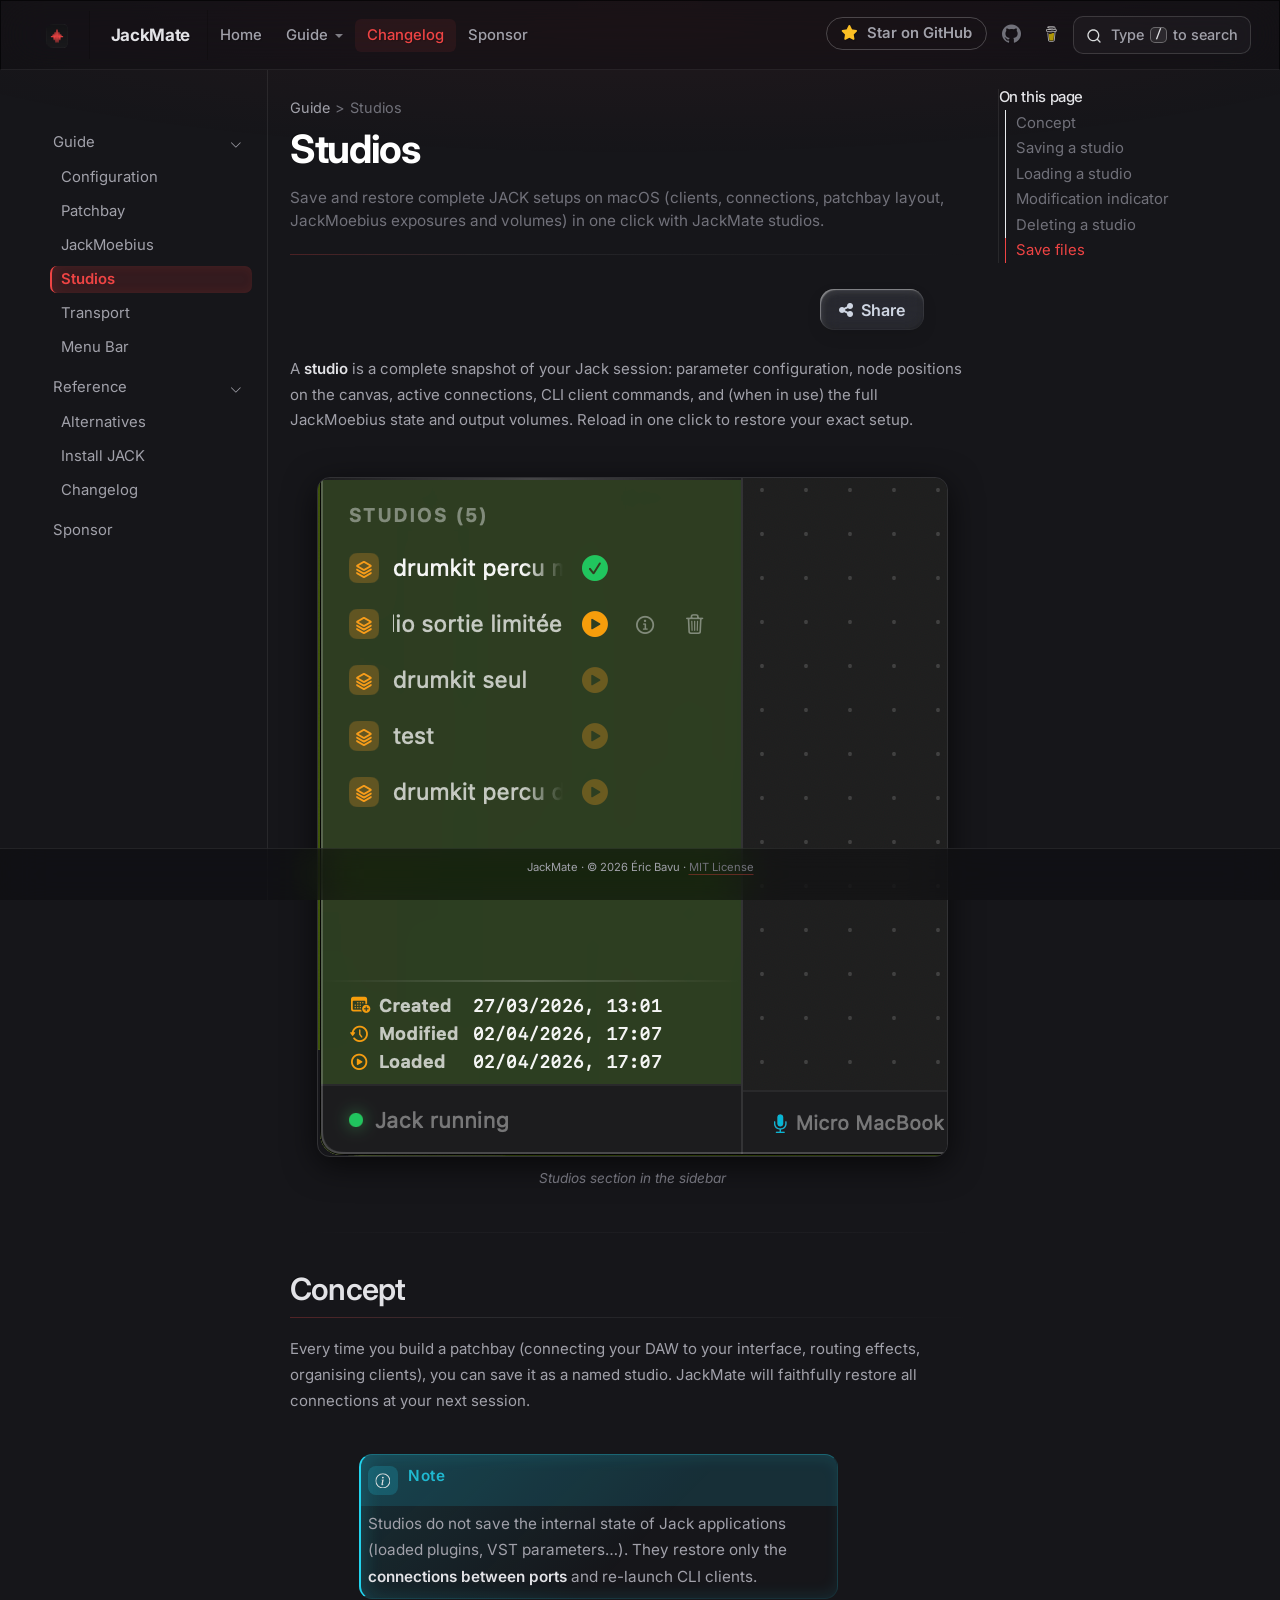
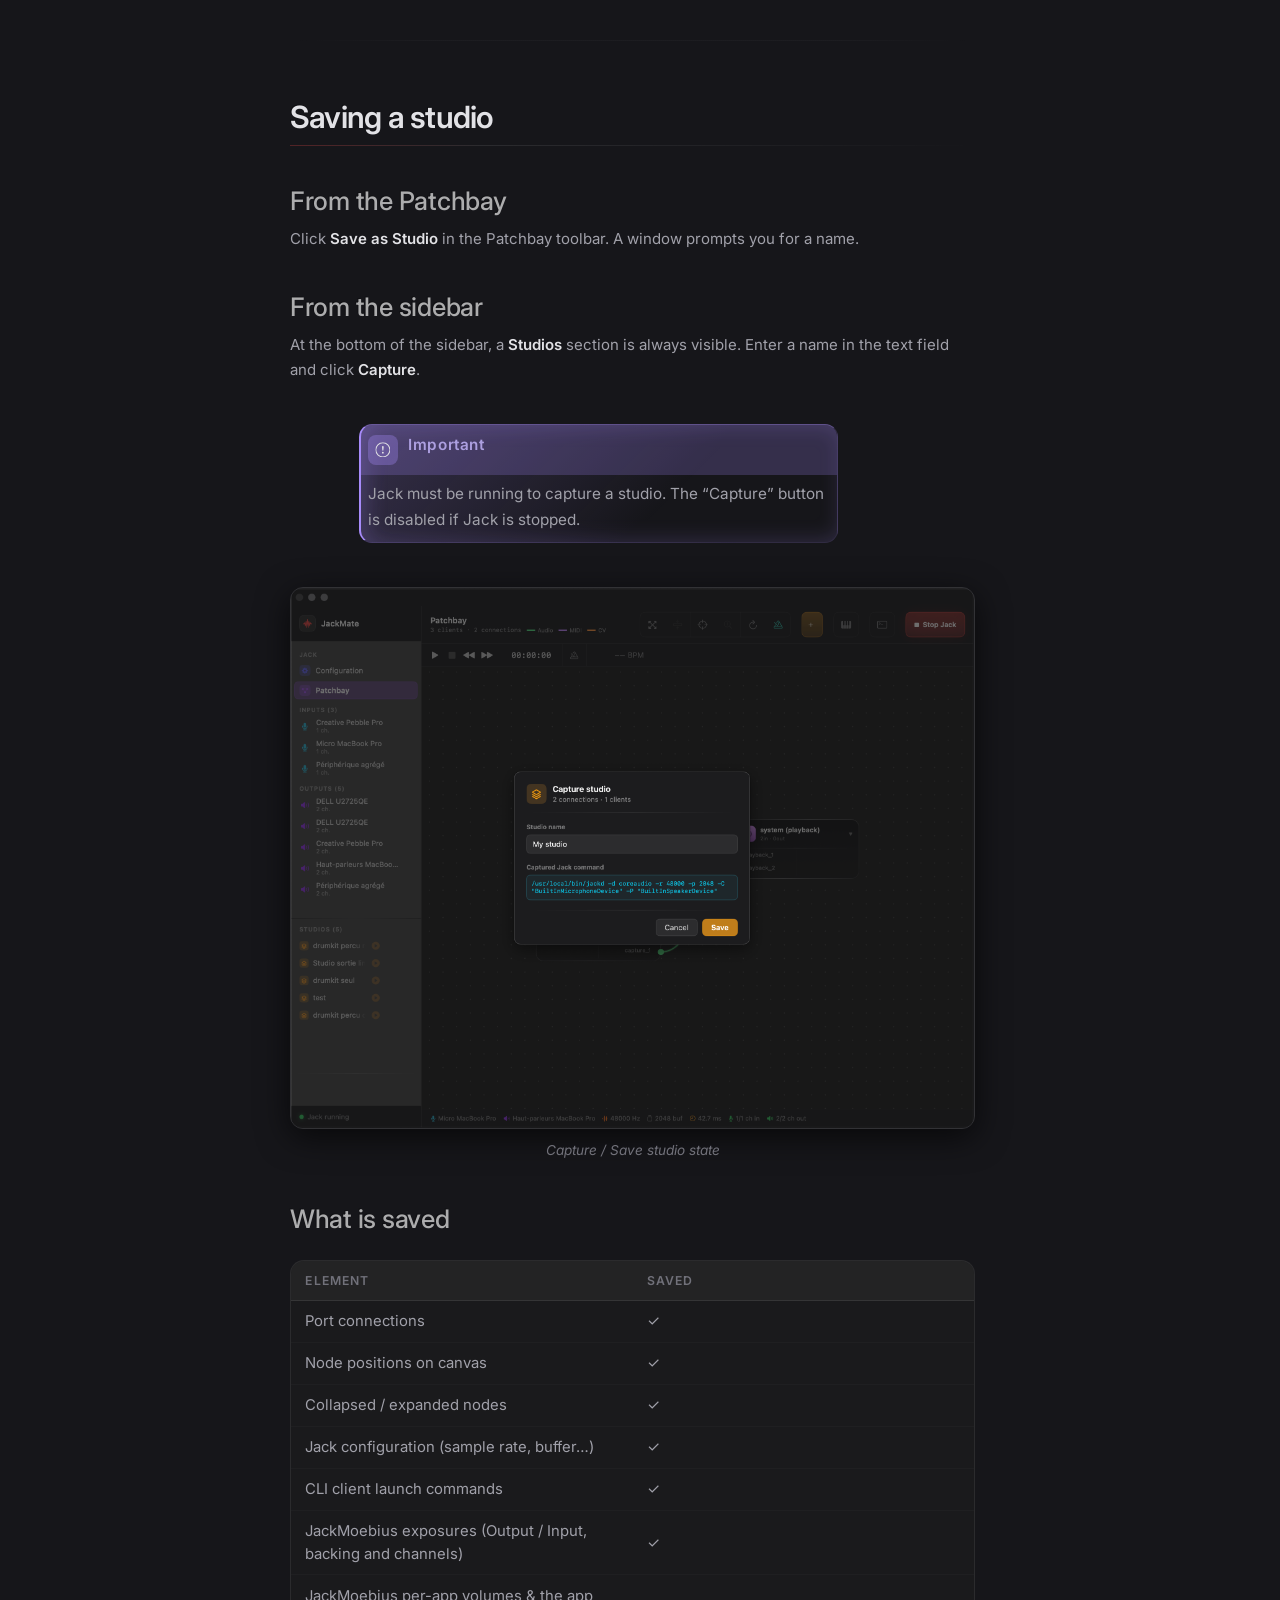
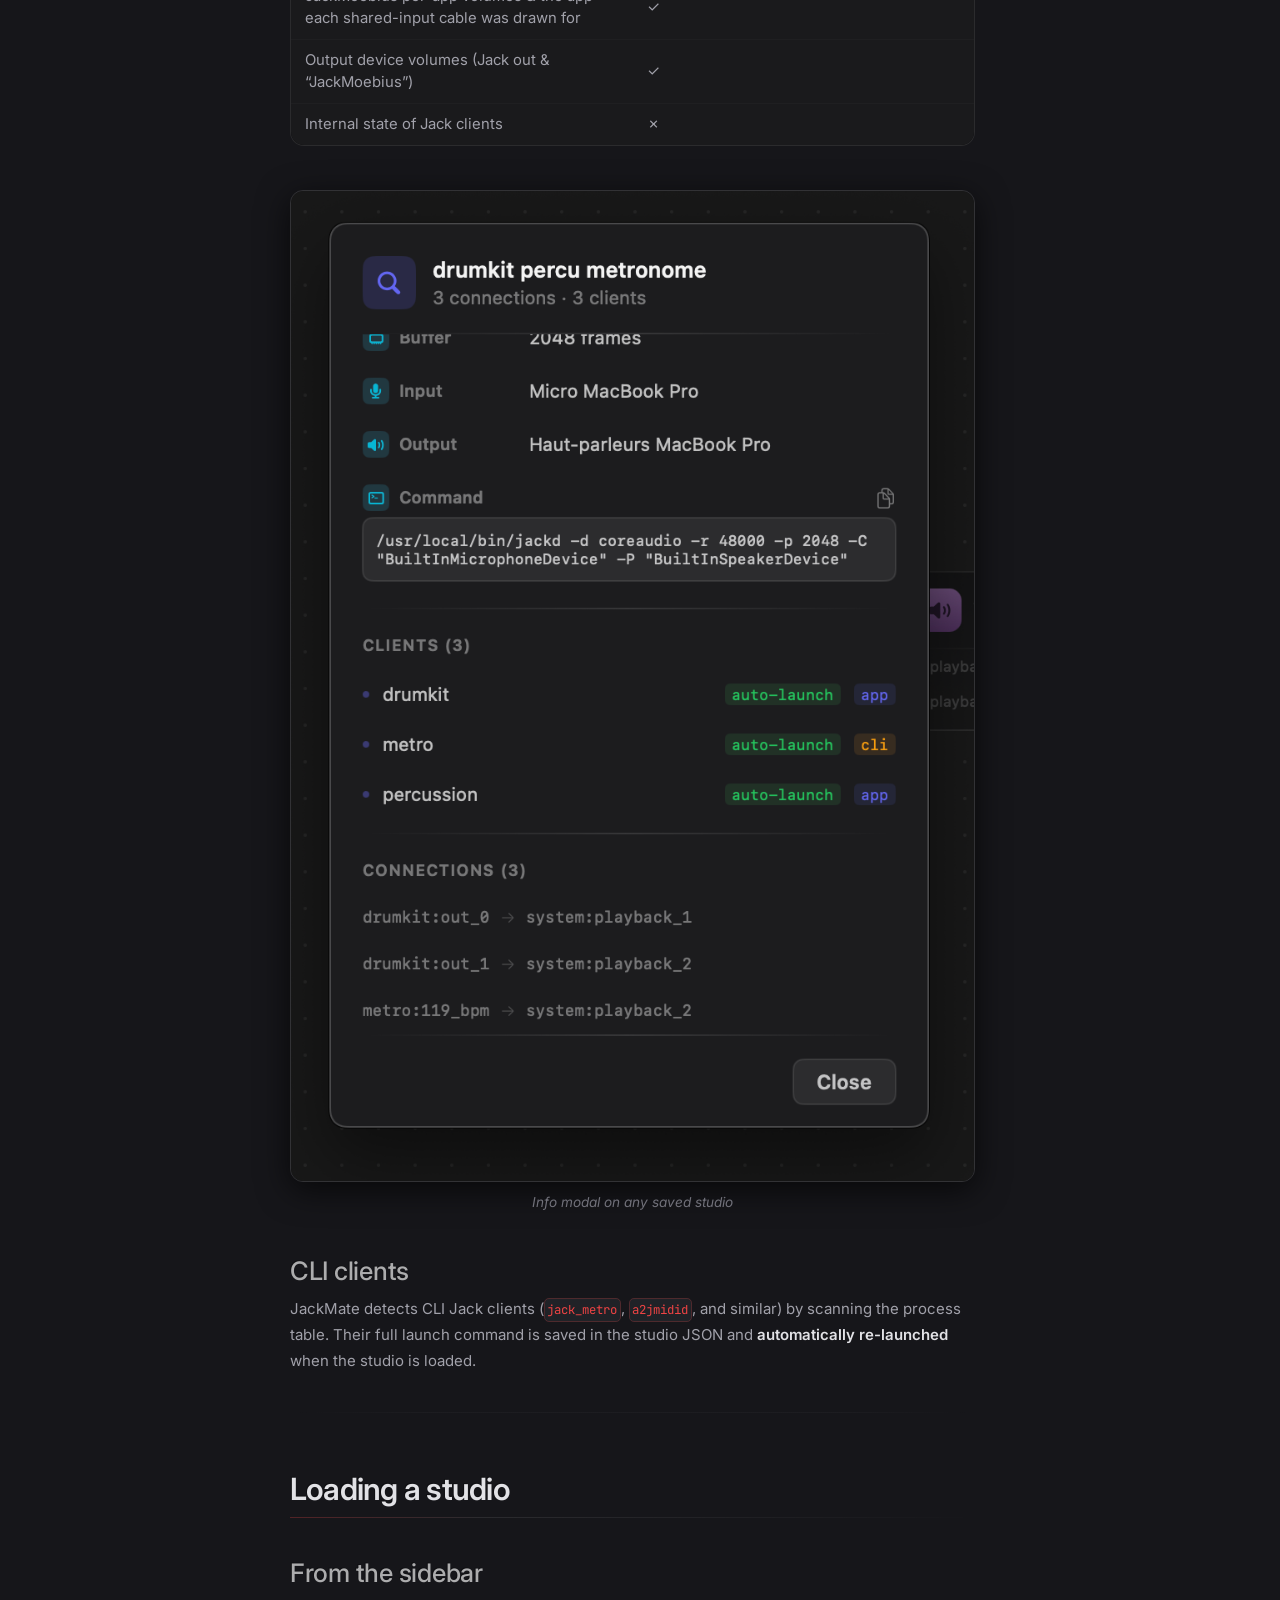
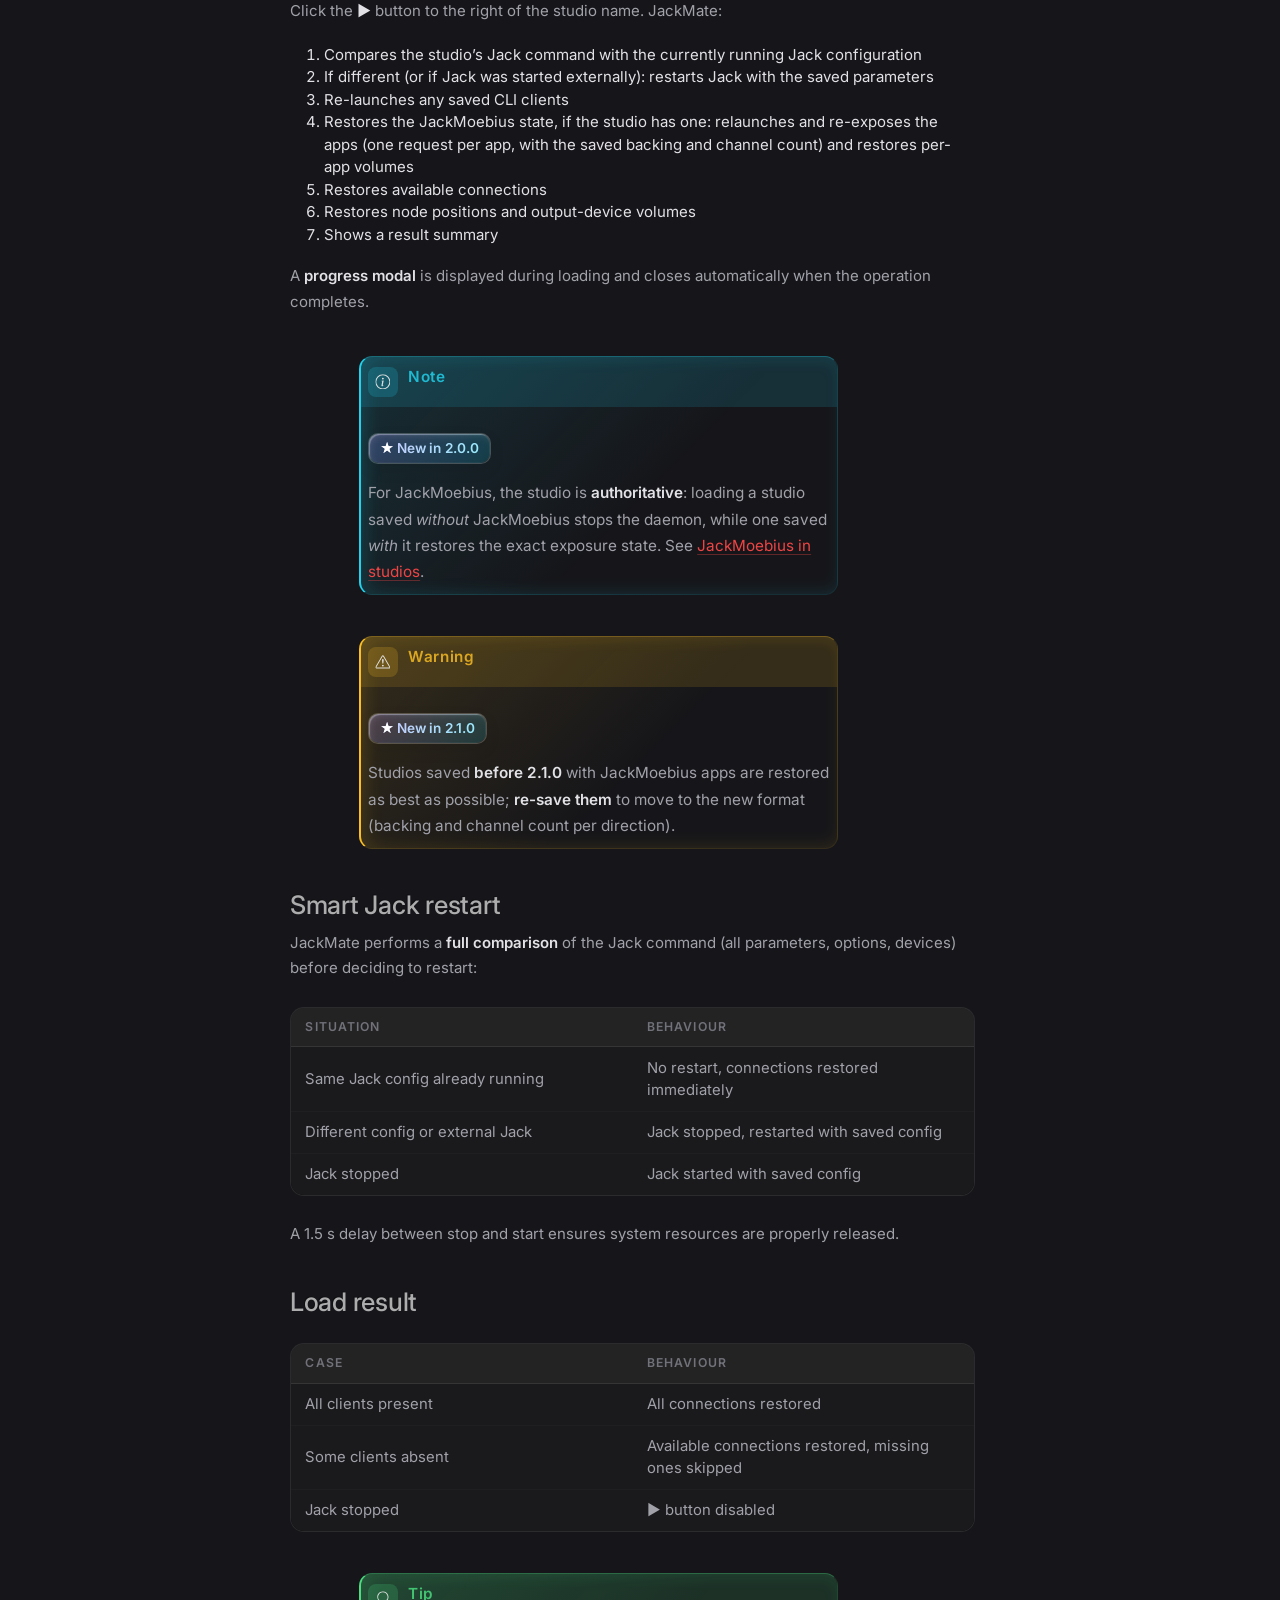
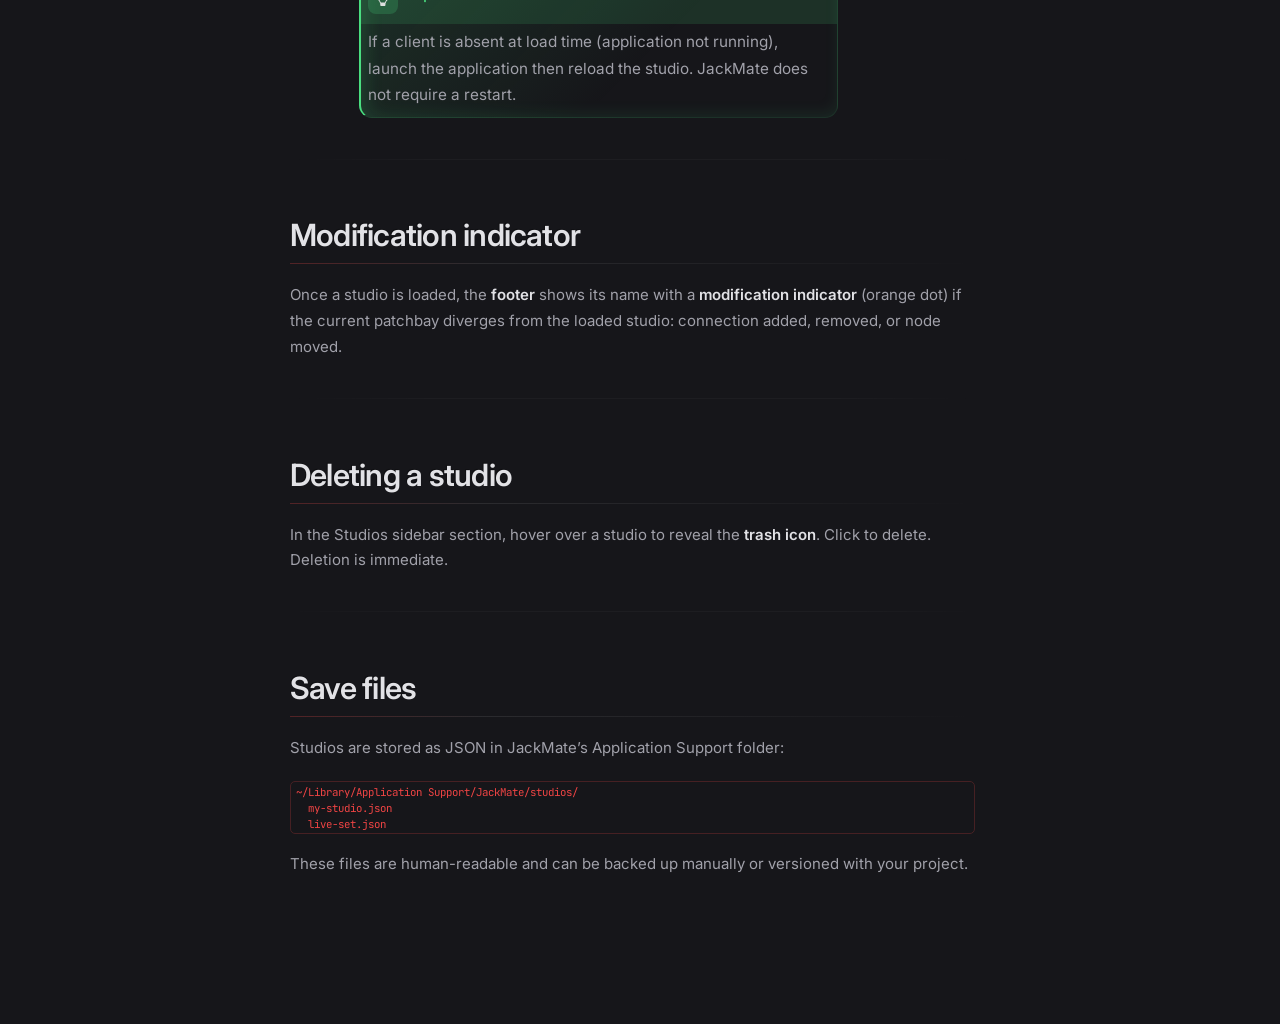
<file: guide/studios.html>
<!DOCTYPE html>
<html xmlns="http://www.w3.org/1999/xhtml" lang="en" xml:lang="en"><head>

<meta charset="utf-8">
<meta name="generator" content="quarto-1.10.18">

<meta name="viewport" content="width=device-width, initial-scale=1.0, user-scalable=yes">

<meta name="description" content="Save and restore complete JACK setups on macOS (clients, connections, patchbay layout, JackMoebius exposures and volumes) in one click with JackMate studios.">

<title>Studios – JackMate</title>
<style>
/* Default styles provided by pandoc.
** See https://pandoc.org/MANUAL.html#variables-for-html for config info.
*/
span.smallcaps{font-variant: small-caps;}
div.columns{display: flex; gap: 1.5em;}
div.column{flex: auto;}
@media screen {
div.columns{gap: min(4vw, 1.5em);}
div.column{overflow-x: auto;}
}
div.hanging-indent{margin-left: 1.5em; text-indent: -1.5em;}
ul.task-list{list-style: none;}
ul.task-list li input[type="checkbox"] {
  width: 0.8em;
  margin: 0 0.8em 0.2em -1em; /* quarto-specific, see https://github.com/quarto-dev/quarto-cli/issues/4556 */ 
  vertical-align: middle;
}
</style>


<script src="../site_libs/quarto-nav/quarto-nav.js"></script>
<script src="../site_libs/clipboard/clipboard.min.js"></script>
<script src="../site_libs/quarto-search/autocomplete.umd.js"></script>
<script src="../site_libs/quarto-search/fuse.min.js"></script>
<script src="../site_libs/quarto-search/quarto-search.js"></script>
<meta name="quarto:offset" content="../">
<link href="../assets/icon.png" rel="icon" type="image/png">
<script src="../site_libs/quarto-html/quarto.js" type="module"></script>
<script src="../site_libs/quarto-html/tabsets/tabsets.js" type="module"></script>
<script src="../site_libs/quarto-html/popper.min.js"></script>
<script src="../site_libs/quarto-html/tippy.umd.min.js"></script>
<script src="../site_libs/quarto-html/anchor.min.js"></script>
<link href="../site_libs/quarto-html/tippy.css" rel="stylesheet">
<link href="../site_libs/quarto-html/quarto-syntax-highlighting-dark-b85bc7c33db8c58e0ec93c3465666fed.css" rel="stylesheet" id="quarto-text-highlighting-styles">
<script src="../site_libs/bootstrap/bootstrap.min.js"></script>
<link href="../site_libs/bootstrap/bootstrap-icons.css" rel="stylesheet">
<link href="../site_libs/bootstrap/bootstrap-d56e77fc2d6698478ca21fdffbdde3e4.min.css" rel="stylesheet" append-hash="true" id="quarto-bootstrap" data-mode="dark">
<link href="../site_libs/quarto-contrib/fontawesome6-6.7.2/all.min.css" rel="stylesheet">
<link href="../site_libs/quarto-contrib/fontawesome6-6.7.2/latex-fontsize.css" rel="stylesheet">
<script src="../site_libs/quarto-contrib/glightbox/glightbox.min.js"></script>
<link href="../site_libs/quarto-contrib/glightbox/glightbox.min.css" rel="stylesheet">
<link href="../site_libs/quarto-contrib/glightbox/lightbox.css" rel="stylesheet">
<script id="quarto-search-options" type="application/json">{
  "location": "navbar",
  "copy-button": false,
  "collapse-after": 3,
  "panel-placement": "end",
  "type": "overlay",
  "limit": 50,
  "keyboard-shortcut": [
    "f",
    "/",
    "s"
  ],
  "show-item-context": false,
  "language": {
    "search-no-results-text": "No results",
    "search-matching-documents-text": "matching documents",
    "search-copy-link-title": "Copy link to search",
    "search-hide-matches-text": "Hide additional matches",
    "search-more-match-text": "more match in this document",
    "search-more-matches-text": "more matches in this document",
    "search-clear-button-title": "Clear",
    "search-text-placeholder": "",
    "search-detached-cancel-button-title": "Cancel",
    "search-submit-button-title": "Submit",
    "search-label": "Search"
  }
}</script>
<style>html{ scroll-behavior: smooth; }</style>
<!-- Font Awesome (global) — needed for raw <i class="fa-…"> icons in the navbar and pages. -->
<link rel="stylesheet" href="https://cdnjs.cloudflare.com/ajax/libs/font-awesome/6.7.2/css/all.min.css" crossorigin="anonymous" referrerpolicy="no-referrer">


<!-- Icons: iOS home-screen + crisp 32px tab favicon (Quarto emits the main favicon). -->
<link rel="apple-touch-icon" sizes="180x180" href="../assets/apple-touch-icon.png">
<link rel="icon" type="image/png" sizes="192x192" href="../assets/favicon-192x192.png">
<link rel="icon" type="image/png" sizes="32x32" href="../assets/favicon-32x32.png">
<link rel="icon" type="image/png" sizes="16x16" href="../assets/favicon-16x16.png">
<link rel="manifest" href="../assets/site.webmanifest">
<link rel="shortcut icon" href="favicon.ico">


<!-- Structured data (schema.org) — tells search engines this is a free macOS app,
     making it eligible for richer results. -->
<script type="application/ld+json">
{
  "@context": "https://schema.org",
  "@type": "SoftwareApplication",
  "name": "JackMate",
  "operatingSystem": "macOS 15.0+",
  "applicationCategory": "MultimediaApplication",
  "description": "Native macOS app to start, configure and patch the JACK Audio Connection Kit (jackd) — a visual JACK patchbay and server manager for musicians and audio engineers.",
  "image": "https://jackmate.app/assets/og-image.jpg",
  "url": "https://jackmate.app/",
  "downloadUrl": "https://jackmate.app/#download",
  "license": "https://opensource.org/licenses/MIT",
  "isAccessibleForFree": true,
  "offers": {
    "@type": "Offer",
    "price": "0",
    "priceCurrency": "USD"
  },
  "author": {
    "@type": "Person",
    "name": "Éric Bavu"
  }
}
</script>


<link rel="stylesheet" href="../assets/custom.css">
<meta property="og:title" content="Studios – JackMate">
<meta property="og:description" content="Save and restore complete JACK setups on macOS (clients, connections, patchbay layout, JackMoebius exposures and volumes) in one click with JackMate studios.">
<meta property="og:image" content="https://jackmate.app/assets/og-image.jpg">
<meta property="og:site_name" content="JackMate">
<link rel="canonical" href="https://jackmate.app/guide/studios.html">
<meta property="og:url" content="https://jackmate.app/guide/studios.html">
<meta property="og:image:alt" content="Close-up on the STUDIOS section at the bottom of the sidebar">
<meta property="og:image:height" content="630">
<meta property="og:image:width" content="1200">
<meta name="twitter:title" content="Studios – JackMate">
<meta name="twitter:description" content="Save and restore complete JACK setups on macOS (clients, connections, patchbay layout, JackMoebius exposures and volumes) in one click with JackMate studios.">
<meta name="twitter:image" content="https://jackmate.app/assets/og-image.jpg">
<meta name="twitter:image:alt" content="Close-up on the STUDIOS section at the bottom of the sidebar">
<meta name="twitter:image-height" content="630">
<meta name="twitter:image-width" content="1200">
<meta name="twitter:card" content="summary_large_image">
</head>

<body class="nav-sidebar floating nav-fixed quarto-light">

<div id="quarto-search-results"></div>
  <header id="quarto-header" class="headroom fixed-top">
    <nav class="navbar navbar-expand-lg " data-bs-theme="dark">
      <div class="navbar-container container-fluid">
      <div class="navbar-brand-container mx-auto">
    <a href="../index.html" class="navbar-brand navbar-brand-logo">
    <img src="../assets/icon.png" alt="JackMate" class="navbar-logo light-content">
    <img src="../assets/icon.png" alt="JackMate" class="navbar-logo dark-content">
    </a>
    <a class="navbar-brand" href="../index.html">
    <span class="navbar-title">JackMate</span>
    </a>
  </div>
            <div id="quarto-search" class="" title="Search"></div>
          <button class="navbar-toggler" type="button" data-bs-toggle="collapse" data-bs-target="#navbarCollapse" aria-controls="navbarCollapse" role="menu" aria-expanded="false" aria-label="Toggle navigation" onclick="if (window.quartoToggleHeadroom) { window.quartoToggleHeadroom(); }">
  <span class="navbar-toggler-icon"></span>
</button>
          <div class="collapse navbar-collapse" id="navbarCollapse">
            <ul class="navbar-nav navbar-nav-scroll me-auto">
  <li class="nav-item">
    <a class="nav-link" href="../index.html"> 
<span class="menu-text">Home</span></a>
  </li>  
  <li class="nav-item dropdown ">
    <a class="nav-link dropdown-toggle" href="#" id="nav-menu-guide" role="link" data-bs-toggle="dropdown" aria-expanded="false">
 <span class="menu-text">Guide</span>
    </a>
    <ul class="dropdown-menu" aria-labelledby="nav-menu-guide">    
        <li>
    <a class="dropdown-item" href="../guide/configuration.html">
 <span class="dropdown-text">Configuration</span></a>
  </li>  
        <li>
    <a class="dropdown-item" href="../guide/patchbay.html">
 <span class="dropdown-text">Patchbay</span></a>
  </li>  
        <li>
    <a class="dropdown-item" href="../guide/jackmoebius.html">
 <span class="dropdown-text">JackMoebius</span></a>
  </li>  
        <li>
    <a class="dropdown-item" href="../guide/studios.html">
 <span class="dropdown-text">Studios</span></a>
  </li>  
        <li>
    <a class="dropdown-item" href="../guide/transport.html">
 <span class="dropdown-text">Transport</span></a>
  </li>  
        <li>
    <a class="dropdown-item" href="../guide/menubar.html">
 <span class="dropdown-text">Menu Bar</span></a>
  </li>  
        <li><hr class="dropdown-divider"></li>
        <li>
    <a class="dropdown-item" href="../guide/alternatives.html">
 <span class="dropdown-text">Alternatives</span></a>
  </li>  
        <li>
    <a class="dropdown-item" href="../install-jack-macos.html">
 <span class="dropdown-text">Install JACK</span></a>
  </li>  
    </ul>
  </li>
  <li class="nav-item">
    <a class="nav-link active" href="../changelog.html" aria-current="page"> 
<span class="menu-text">Changelog</span></a>
  </li>  
  <li class="nav-item">
    <a class="nav-link" href="../sponsor.html"> 
<span class="menu-text">Sponsor</span></a>
  </li>  
</ul>
            <ul class="navbar-nav navbar-nav-scroll ms-auto">
  <li class="nav-item">
    <a class="nav-link" href="https://github.com/zinc75/JackMate"> 
<span class="menu-text"><span class="nav-star"><i class="fa-solid fa-star nav-star-ic" aria-hidden="true"></i> Star on GitHub</span></span></a>
  </li>  
  <li class="nav-item compact">
    <a class="nav-link" href="https://github.com/zinc75/JackMate"> <i class="bi bi-github" role="img">
</i> 
<span class="menu-text"></span></a>
  </li>  
  <li class="nav-item">
    <a class="nav-link" href="https://www.buymeacoffee.com/zinc75"> 
<span class="menu-text"><span class="navbar-bmc-icon" aria-label="Buy me a coffee"></span></span></a>
  </li>  
</ul>
          </div> <!-- /navcollapse -->
            <div class="quarto-navbar-tools">
</div>
      </div> <!-- /container-fluid -->
    </nav>
  <nav class="quarto-secondary-nav">
    <div class="container-fluid d-flex">
      <button type="button" class="quarto-btn-toggle btn" data-bs-toggle="collapse" role="button" data-bs-target=".quarto-sidebar-collapse-item" aria-controls="quarto-sidebar" aria-expanded="false" aria-label="Toggle sidebar navigation" onclick="if (window.quartoToggleHeadroom) { window.quartoToggleHeadroom(); }">
        <i class="bi bi-layout-text-sidebar-reverse"></i>
      </button>
        <nav class="quarto-page-breadcrumbs" aria-label="breadcrumb"><ol class="breadcrumb"><li class="breadcrumb-item"><a href="../guide/configuration.html">Guide</a></li><li class="breadcrumb-item"><a href="../guide/studios.html">Studios</a></li></ol></nav>
        <a class="flex-grow-1" role="navigation" data-bs-toggle="collapse" data-bs-target=".quarto-sidebar-collapse-item" aria-controls="quarto-sidebar" aria-expanded="false" aria-label="Toggle sidebar navigation" onclick="if (window.quartoToggleHeadroom) { window.quartoToggleHeadroom(); }">      
        </a>
      <button type="button" class="btn quarto-search-button" aria-label="Search" onclick="window.quartoOpenSearch();">
        <i class="bi bi-search"></i>
      </button>
    </div>
  </nav>
</header>
<!-- content -->
<div id="quarto-content" class="quarto-container page-columns page-rows-contents page-layout-article page-navbar">
<!-- sidebar -->
  <nav id="quarto-sidebar" class="sidebar collapse collapse-horizontal quarto-sidebar-collapse-item sidebar-navigation floating overflow-auto">
        <div class="mt-2 flex-shrink-0 align-items-center">
        <div class="sidebar-search">
        <div id="quarto-search" class="" title="Search"></div>
        </div>
        </div>
    <div class="sidebar-menu-container"> 
    <ul class="list-unstyled mt-1">
        <li class="sidebar-item sidebar-item-section">
      <div class="sidebar-item-container"> 
            <a class="sidebar-item-text sidebar-link text-start" data-bs-toggle="collapse" data-bs-target="#quarto-sidebar-section-1" role="navigation" aria-expanded="true">
 <span class="menu-text">Guide</span></a>
          <a class="sidebar-item-toggle text-start" data-bs-toggle="collapse" data-bs-target="#quarto-sidebar-section-1" role="navigation" aria-expanded="true" aria-label="Toggle section">
            <i class="bi bi-chevron-right ms-2"></i>
          </a> 
      </div>
      <ul id="quarto-sidebar-section-1" class="collapse list-unstyled sidebar-section depth1 show">  
          <li class="sidebar-item">
  <div class="sidebar-item-container"> 
  <a href="../guide/configuration.html" class="sidebar-item-text sidebar-link">
 <span class="menu-text">Configuration</span></a>
  </div>
</li>
          <li class="sidebar-item">
  <div class="sidebar-item-container"> 
  <a href="../guide/patchbay.html" class="sidebar-item-text sidebar-link">
 <span class="menu-text">Patchbay</span></a>
  </div>
</li>
          <li class="sidebar-item">
  <div class="sidebar-item-container"> 
  <a href="../guide/jackmoebius.html" class="sidebar-item-text sidebar-link">
 <span class="menu-text">JackMoebius</span></a>
  </div>
</li>
          <li class="sidebar-item">
  <div class="sidebar-item-container"> 
  <a href="../guide/studios.html" class="sidebar-item-text sidebar-link active">
 <span class="menu-text">Studios</span></a>
  </div>
</li>
          <li class="sidebar-item">
  <div class="sidebar-item-container"> 
  <a href="../guide/transport.html" class="sidebar-item-text sidebar-link">
 <span class="menu-text">Transport</span></a>
  </div>
</li>
          <li class="sidebar-item">
  <div class="sidebar-item-container"> 
  <a href="../guide/menubar.html" class="sidebar-item-text sidebar-link">
 <span class="menu-text">Menu Bar</span></a>
  </div>
</li>
      </ul>
  </li>
        <li class="sidebar-item sidebar-item-section">
      <div class="sidebar-item-container"> 
            <a class="sidebar-item-text sidebar-link text-start" data-bs-toggle="collapse" data-bs-target="#quarto-sidebar-section-2" role="navigation" aria-expanded="true">
 <span class="menu-text">Reference</span></a>
          <a class="sidebar-item-toggle text-start" data-bs-toggle="collapse" data-bs-target="#quarto-sidebar-section-2" role="navigation" aria-expanded="true" aria-label="Toggle section">
            <i class="bi bi-chevron-right ms-2"></i>
          </a> 
      </div>
      <ul id="quarto-sidebar-section-2" class="collapse list-unstyled sidebar-section depth1 show">  
          <li class="sidebar-item">
  <div class="sidebar-item-container"> 
  <a href="../guide/alternatives.html" class="sidebar-item-text sidebar-link">
 <span class="menu-text">Alternatives</span></a>
  </div>
</li>
          <li class="sidebar-item">
  <div class="sidebar-item-container"> 
  <a href="../install-jack-macos.html" class="sidebar-item-text sidebar-link">
 <span class="menu-text">Install JACK</span></a>
  </div>
</li>
          <li class="sidebar-item">
  <div class="sidebar-item-container"> 
  <a href="../changelog.html" class="sidebar-item-text sidebar-link">
 <span class="menu-text">Changelog</span></a>
  </div>
</li>
      </ul>
  </li>
        <li class="sidebar-item">
  <div class="sidebar-item-container"> 
  <a href="../sponsor.html" class="sidebar-item-text sidebar-link">
 <span class="menu-text">Sponsor</span></a>
  </div>
</li>
    </ul>
    </div>
</nav>
<div id="quarto-sidebar-glass" class="quarto-sidebar-collapse-item" data-bs-toggle="collapse" data-bs-target=".quarto-sidebar-collapse-item"></div>
<!-- margin-sidebar -->
    <div id="quarto-margin-sidebar" class="sidebar margin-sidebar">
        <nav id="TOC" role="doc-toc" class="toc-active">
    <h2 id="toc-title">On this page</h2>
   
  <ul>
  <li><a href="#concept" id="toc-concept" class="nav-link active" data-scroll-target="#concept">Concept</a></li>
  <li><a href="#saving-a-studio" id="toc-saving-a-studio" class="nav-link" data-scroll-target="#saving-a-studio">Saving a studio</a>
  <ul class="collapse">
  <li><a href="#from-the-patchbay" id="toc-from-the-patchbay" class="nav-link" data-scroll-target="#from-the-patchbay">From the Patchbay</a></li>
  <li><a href="#from-the-sidebar" id="toc-from-the-sidebar" class="nav-link" data-scroll-target="#from-the-sidebar">From the sidebar</a></li>
  <li><a href="#what-is-saved" id="toc-what-is-saved" class="nav-link" data-scroll-target="#what-is-saved">What is saved</a></li>
  <li><a href="#cli-clients" id="toc-cli-clients" class="nav-link" data-scroll-target="#cli-clients">CLI clients</a></li>
  </ul></li>
  <li><a href="#loading-a-studio" id="toc-loading-a-studio" class="nav-link" data-scroll-target="#loading-a-studio">Loading a studio</a>
  <ul class="collapse">
  <li><a href="#from-the-sidebar-1" id="toc-from-the-sidebar-1" class="nav-link" data-scroll-target="#from-the-sidebar-1">From the sidebar</a></li>
  <li><a href="#smart-jack-restart" id="toc-smart-jack-restart" class="nav-link" data-scroll-target="#smart-jack-restart">Smart Jack restart</a></li>
  <li><a href="#load-result" id="toc-load-result" class="nav-link" data-scroll-target="#load-result">Load result</a></li>
  </ul></li>
  <li><a href="#modification-indicator" id="toc-modification-indicator" class="nav-link" data-scroll-target="#modification-indicator">Modification indicator</a></li>
  <li><a href="#deleting-a-studio" id="toc-deleting-a-studio" class="nav-link" data-scroll-target="#deleting-a-studio">Deleting a studio</a></li>
  <li><a href="#save-files" id="toc-save-files" class="nav-link" data-scroll-target="#save-files">Save files</a></li>
  </ul>
</nav>
    </div>
<!-- main -->
<main class="content" id="quarto-document-content">

<header id="title-block-header" class="quarto-title-block default"><nav class="quarto-page-breadcrumbs quarto-title-breadcrumbs d-none d-lg-block" aria-label="breadcrumb"><ol class="breadcrumb"><li class="breadcrumb-item"><a href="../guide/configuration.html">Guide</a></li><li class="breadcrumb-item"><a href="../guide/studios.html">Studios</a></li></ol></nav>
<div class="quarto-title">
<h1 class="title">Studios</h1>
</div>

<div>
  <div class="description">
    Save and restore complete JACK setups on macOS (clients, connections, patchbay layout, JackMoebius exposures and volumes) in one click with JackMate studios.
  </div>
</div>


<div class="quarto-title-meta">

    
  
    
  </div>
  


</header>


<p>A <strong>studio</strong> is a complete snapshot of your Jack session: parameter configuration, node positions on the canvas, active connections, CLI client commands, and (when in use) the full JackMoebius state and output volumes. Reload in one click to restore your exact setup.</p>
<div class="quarto-figure quarto-figure-center">
<figure class="figure">
<p><a href="../assets/screenshots/studios-close-up.png" class="lightbox" data-gallery="quarto-lightbox-gallery-1" title="Studios section in the sidebar"><img src="../assets/screenshots/studios-close-up.png" class="img-fluid figure-img" alt="Close-up on the STUDIOS section at the bottom of the sidebar"></a></p>
<figcaption>Studios section in the sidebar</figcaption>
</figure>
</div>
<hr>
<section id="concept" class="level2">
<h2 class="anchored" data-anchor-id="concept">Concept</h2>
<p>Every time you build a patchbay (connecting your DAW to your interface, routing effects, organising clients), you can save it as a named studio. JackMate will faithfully restore all connections at your next session.</p>
<div class="callout callout-style-default callout-note callout-titled">
<div class="callout-header d-flex align-content-center">
<div class="callout-icon-container">
<i class="callout-icon"></i>
</div>
<div class="callout-title-container flex-fill">
Note
</div>
</div>
<div class="callout-body-container callout-body">
<p>Studios do not save the internal state of Jack applications (loaded plugins, VST parameters…). They restore only the <strong>connections between ports</strong> and re-launch CLI clients.</p>
</div>
</div>
<hr>
</section>
<section id="saving-a-studio" class="level2">
<h2 class="anchored" data-anchor-id="saving-a-studio">Saving a studio</h2>
<section id="from-the-patchbay" class="level3">
<h3 class="anchored" data-anchor-id="from-the-patchbay">From the Patchbay</h3>
<p>Click <strong>Save as Studio</strong> in the Patchbay toolbar. A window prompts you for a name.</p>
</section>
<section id="from-the-sidebar" class="level3">
<h3 class="anchored" data-anchor-id="from-the-sidebar">From the sidebar</h3>
<p>At the bottom of the sidebar, a <strong>Studios</strong> section is always visible. Enter a name in the text field and click <strong>Capture</strong>.</p>
<div class="callout callout-style-default callout-important callout-titled">
<div class="callout-header d-flex align-content-center">
<div class="callout-icon-container">
<i class="callout-icon"></i>
</div>
<div class="callout-title-container flex-fill">
Important
</div>
</div>
<div class="callout-body-container callout-body">
<p>Jack must be running to capture a studio. The “Capture” button is disabled if Jack is stopped.</p>
</div>
</div>
<div class="quarto-figure quarto-figure-center">
<figure class="figure">
<p><a href="../assets/screenshots/studios-capture.png" class="lightbox" data-gallery="quarto-lightbox-gallery-2" title="Capture / Save studio state"><img src="../assets/screenshots/studios-capture.png" class="img-fluid figure-img" alt="Capture studio modal"></a></p>
<figcaption>Capture / Save studio state</figcaption>
</figure>
</div>
</section>
<section id="what-is-saved" class="level3">
<h3 class="anchored" data-anchor-id="what-is-saved">What is saved</h3>
<table class="caption-top table">
<colgroup>
<col style="width: 50%">
<col style="width: 50%">
</colgroup>
<thead>
<tr class="header">
<th>Element</th>
<th>Saved</th>
</tr>
</thead>
<tbody>
<tr class="odd">
<td>Port connections</td>
<td>✓</td>
</tr>
<tr class="even">
<td>Node positions on canvas</td>
<td>✓</td>
</tr>
<tr class="odd">
<td>Collapsed / expanded nodes</td>
<td>✓</td>
</tr>
<tr class="even">
<td>Jack configuration (sample rate, buffer…)</td>
<td>✓</td>
</tr>
<tr class="odd">
<td>CLI client launch commands</td>
<td>✓</td>
</tr>
<tr class="even">
<td>JackMoebius exposures (Output / Input, backing and channels)</td>
<td>✓</td>
</tr>
<tr class="odd">
<td>JackMoebius per-app volumes &amp; the app each shared-input cable was drawn for</td>
<td>✓</td>
</tr>
<tr class="even">
<td>Output device volumes (Jack out &amp; “JackMoebius”)</td>
<td>✓</td>
</tr>
<tr class="odd">
<td>Internal state of Jack clients</td>
<td>✗</td>
</tr>
</tbody>
</table>
<div class="quarto-figure quarto-figure-center">
<figure class="figure">
<p><a href="../assets/screenshots/studios-info.png" class="lightbox" data-gallery="quarto-lightbox-gallery-3" title="Info modal on any saved studio"><img src="../assets/screenshots/studios-info.png" class="img-fluid figure-img" alt="Detailed studio info modal"></a></p>
<figcaption>Info modal on any saved studio</figcaption>
</figure>
</div>
</section>
<section id="cli-clients" class="level3">
<h3 class="anchored" data-anchor-id="cli-clients">CLI clients</h3>
<p>JackMate detects CLI Jack clients (<code>jack_metro</code>, <code>a2jmidid</code>, and similar) by scanning the process table. Their full launch command is saved in the studio JSON and <strong>automatically re-launched</strong> when the studio is loaded.</p>
<hr>
</section>
</section>
<section id="loading-a-studio" class="level2">
<h2 class="anchored" data-anchor-id="loading-a-studio">Loading a studio</h2>
<section id="from-the-sidebar-1" class="level3">
<h3 class="anchored" data-anchor-id="from-the-sidebar-1">From the sidebar</h3>
<p>Click the <strong>▶</strong> button to the right of the studio name. JackMate:</p>
<ol type="1">
<li>Compares the studio’s Jack command with the currently running Jack configuration</li>
<li>If different (or if Jack was started externally): restarts Jack with the saved parameters</li>
<li>Re-launches any saved CLI clients</li>
<li>Restores the JackMoebius state, if the studio has one: relaunches and re-exposes the apps (one request per app, with the saved backing and channel count) and restores per-app volumes</li>
<li>Restores available connections</li>
<li>Restores node positions and output-device volumes</li>
<li>Shows a result summary</li>
</ol>
<p>A <strong>progress modal</strong> is displayed during loading and closes automatically when the operation completes.</p>
<div class="callout callout-style-default callout-note callout-titled">
<div class="callout-header d-flex align-content-center">
<div class="callout-icon-container">
<i class="callout-icon"></i>
</div>
<div class="callout-title-container flex-fill">
Note
</div>
</div>
<div class="callout-body-container callout-body">
<p><span class="badge-new"><span class="badge-star">★</span> New in 2.0.0</span> For JackMoebius, the studio is <strong>authoritative</strong>: loading a studio saved <em>without</em> JackMoebius stops the daemon, while one saved <em>with</em> it restores the exact exposure state. See <a href="../guide/jackmoebius.html#in-studios">JackMoebius in studios</a>.</p>
</div>
</div>
<div class="callout callout-style-default callout-warning callout-titled">
<div class="callout-header d-flex align-content-center">
<div class="callout-icon-container">
<i class="callout-icon"></i>
</div>
<div class="callout-title-container flex-fill">
Warning
</div>
</div>
<div class="callout-body-container callout-body">
<p><span class="badge-new"><span class="badge-star">★</span> New in 2.1.0</span> Studios saved <strong>before 2.1.0</strong> with JackMoebius apps are restored as best as possible; <strong>re-save them</strong> to move to the new format (backing and channel count per direction).</p>
</div>
</div>
</section>
<section id="smart-jack-restart" class="level3">
<h3 class="anchored" data-anchor-id="smart-jack-restart">Smart Jack restart</h3>
<p>JackMate performs a <strong>full comparison</strong> of the Jack command (all parameters, options, devices) before deciding to restart:</p>
<table class="caption-top table">
<colgroup>
<col style="width: 50%">
<col style="width: 50%">
</colgroup>
<thead>
<tr class="header">
<th>Situation</th>
<th>Behaviour</th>
</tr>
</thead>
<tbody>
<tr class="odd">
<td>Same Jack config already running</td>
<td>No restart, connections restored immediately</td>
</tr>
<tr class="even">
<td>Different config or external Jack</td>
<td>Jack stopped, restarted with saved config</td>
</tr>
<tr class="odd">
<td>Jack stopped</td>
<td>Jack started with saved config</td>
</tr>
</tbody>
</table>
<p>A 1.5 s delay between stop and start ensures system resources are properly released.</p>
</section>
<section id="load-result" class="level3">
<h3 class="anchored" data-anchor-id="load-result">Load result</h3>
<table class="caption-top table">
<colgroup>
<col style="width: 50%">
<col style="width: 50%">
</colgroup>
<thead>
<tr class="header">
<th>Case</th>
<th>Behaviour</th>
</tr>
</thead>
<tbody>
<tr class="odd">
<td>All clients present</td>
<td>All connections restored</td>
</tr>
<tr class="even">
<td>Some clients absent</td>
<td>Available connections restored, missing ones skipped</td>
</tr>
<tr class="odd">
<td>Jack stopped</td>
<td>▶ button disabled</td>
</tr>
</tbody>
</table>
<div class="callout callout-style-default callout-tip callout-titled">
<div class="callout-header d-flex align-content-center">
<div class="callout-icon-container">
<i class="callout-icon"></i>
</div>
<div class="callout-title-container flex-fill">
Tip
</div>
</div>
<div class="callout-body-container callout-body">
<p>If a client is absent at load time (application not running), launch the application then reload the studio. JackMate does not require a restart.</p>
</div>
</div>
<hr>
</section>
</section>
<section id="modification-indicator" class="level2">
<h2 class="anchored" data-anchor-id="modification-indicator">Modification indicator</h2>
<p>Once a studio is loaded, the <strong>footer</strong> shows its name with a <strong>modification indicator</strong> (orange dot) if the current patchbay diverges from the loaded studio: connection added, removed, or node moved.</p>
<hr>
</section>
<section id="deleting-a-studio" class="level2">
<h2 class="anchored" data-anchor-id="deleting-a-studio">Deleting a studio</h2>
<p>In the Studios sidebar section, hover over a studio to reveal the <strong>trash icon</strong>. Click to delete. Deletion is immediate.</p>
<hr>
</section>
<section id="save-files" class="level2">
<h2 class="anchored" data-anchor-id="save-files">Save files</h2>
<p>Studios are stored as JSON in JackMate’s Application Support folder:</p>
<pre><code>~/Library/Application Support/JackMate/studios/
  my-studio.json
  live-set.json</code></pre>
<p>These files are human-readable and can be backed up manually or versioned with your project.</p>
<div style="display:none;height:0;overflow:hidden;" aria-hidden="true">
<p><i class="fa-solid fa-check" aria-label="check"></i></p>
</div>


</section>

<a onclick="window.scrollTo(0, 0); return false;" role="button" id="quarto-back-to-top"><i class="bi bi-arrow-up"></i> Back to top</a></main> <!-- /main -->
<script>
(function () {
  // Open all BMAC links in a new tab
  document.querySelectorAll('a[href*="buymeacoffee.com"]').forEach(function (a) {
    a.target = '_blank';
    a.rel = 'noopener noreferrer';
  });

  // ── Platform detection ──────────────────────────────
  var ua = navigator.userAgent;
  var isIOS     = /iPhone|iPad|iPod/.test(ua) || (navigator.platform === 'MacIntel' && navigator.maxTouchPoints > 1);
  var isAndroid = /Android/.test(ua);
  window._dmPlatform = isIOS || isAndroid ? 'mobile'
                     : /Macintosh|Mac OS X/.test(ua)  ? 'mac'
                     : 'other'; // Windows, Linux, etc.

  // ── Helper: open / close any overlay ───────────────
  function openOverlay(id)  { var el = document.getElementById(id); if (el) el.classList.add('is-open'); }
  function closeOverlay(id) { var el = document.getElementById(id); if (el) el.classList.remove('is-open'); }
  function closeAll() {
    ['download-modal', 'dm-confirm-modal', 'dm-mobile-modal'].forEach(closeOverlay);
  }

  // Close on overlay click or Escape
  ['download-modal', 'dm-confirm-modal', 'dm-mobile-modal'].forEach(function (id) {
    var el = document.getElementById(id);
    el?.addEventListener('click', function (e) { if (e.target === el) closeOverlay(id); });
  });
  document.addEventListener('keydown', function (e) { if (e.key === 'Escape') closeAll(); });

  // ── Install modal close button ─────────────────────
  document.getElementById('modal-close-bottom')?.addEventListener('click', function () { closeOverlay('download-modal'); });

  // ── Confirm modal (Windows/Linux) ──────────────────
  document.getElementById('dm-confirm-cancel')?.addEventListener('click', function () { closeOverlay('dm-confirm-modal'); });
  document.getElementById('dm-confirm-ok')?.addEventListener('click', function () {
    closeOverlay('dm-confirm-modal');
    // Trigger download then show the install modal
    var url = document.getElementById('download-btn')?.href;
    if (url) window.location.href = url;
    setTimeout(function () { openOverlay('download-modal'); }, 300);
  });

  // ── Mobile modal ────────────────────────────────────
  document.getElementById('dm-mobile-ok')?.addEventListener('click', function () { closeOverlay('dm-mobile-modal'); });
})();

function openDownloadModal(e) {
  var platform = window._dmPlatform || 'mac';
  if (platform === 'mobile') {
    e.preventDefault();
    document.getElementById('dm-mobile-modal')?.classList.add('is-open');
  } else if (platform === 'other') {
    e.preventDefault();
    document.getElementById('dm-confirm-modal')?.classList.add('is-open');
  } else {
    // macOS: download proceeds normally, show the install modal
    document.getElementById('download-modal')?.classList.add('is-open');
  }
}
</script>

<script>
// Deep link: opening a page at /#download (e.g. from the GitHub README download
// link) replays a real click on the hero download button — so it reuses the same
// versioned .dmg URL and the same platform-aware modal as a manual click, with
// no version to keep in sync anywhere else. No-op on pages without the button.
(function () {
  function downloadFromHash() {
    if (location.hash !== '#download') return;
    var btn = document.getElementById('download-btn');
    if (!btn) return;
    btn.click();
    // Clear the hash so a refresh doesn't re-trigger the download.
    history.replaceState(null, '', location.pathname + location.search);
  }
  if (document.readyState === 'loading') document.addEventListener('DOMContentLoaded', downloadFromHash);
  else downloadFromHash();
  window.addEventListener('hashchange', downloadFromHash);
})();
</script>

<!-- Social share widget — morphing liquid-glass "Share" card, injected below the title
     block (before content) on every page except changelog / license. -->
<template id="jm-share-tpl">
  <div class="jm-share-wrap">
    <div class="jm-share-pop">
      <button type="button" class="jm-share-toggle" onclick="jmToggleShare(event)" aria-expanded="false" aria-label="Share JackMate">
        <i class="fa-solid fa-share-nodes"></i><span>Share</span>
      </button>
      <div class="jm-share-card" role="dialog" aria-label="Share JackMate">
        <button type="button" class="jm-share-card-x" onclick="jmCloseShare()" aria-label="Close">×</button>
        <div class="dm-header">
          <div class="dm-header-icon icon-bg-violet"><i class="fa-solid fa-share-nodes"></i></div>
          <div>
            <h2 class="dm-title">Share</h2>
            <p class="dm-intro">Thanks for spreading the word!</p>
          </div>
        </div>
        <div class="jm-share-icons">
          <a class="jm-pop-ic x" href="https://twitter.com/intent/tweet?text=JackMate%20%E2%80%94%20a%20native%20JACK%20manager%20and%20patchbay%20for%20macOS&amp;url=https%3A%2F%2Fjackmate.app%2F" target="_blank" rel="noopener" aria-label="Share on X"><i class="fa-brands fa-x-twitter"></i></a>
          <a class="jm-pop-ic bsky" href="https://bsky.app/intent/compose?text=JackMate%20%E2%80%94%20a%20native%20JACK%20manager%20and%20patchbay%20for%20macOS%20https%3A%2F%2Fjackmate.app%2F" target="_blank" rel="noopener" aria-label="Share on Bluesky"><i class="fa-brands fa-bluesky"></i></a>
          <a class="jm-pop-ic masto" href="#" onclick="jmShareMastodon(event)" aria-label="Share on Mastodon"><i class="fa-brands fa-mastodon"></i></a>
          <a class="jm-pop-ic reddit" href="https://www.reddit.com/submit?url=https%3A%2F%2Fjackmate.app%2F&amp;title=JackMate%20%E2%80%94%20a%20native%20JACK%20manager%20and%20patchbay%20for%20macOS" target="_blank" rel="noopener" aria-label="Share on Reddit"><i class="fa-brands fa-reddit-alien"></i></a>
          <a class="jm-pop-ic hn" href="https://news.ycombinator.com/submitlink?u=https%3A%2F%2Fjackmate.app%2F&amp;t=JackMate%20%E2%80%94%20a%20native%20JACK%20manager%20and%20patchbay%20for%20macOS" target="_blank" rel="noopener" aria-label="Share on Hacker News"><i class="fa-brands fa-hacker-news"></i></a>
          <a class="jm-pop-ic mail" href="mailto:?subject=JackMate%20%E2%80%94%20a%20native%20JACK%20manager%20and%20patchbay%20for%20macOS&amp;body=Thought%20you%27d%20like%20this%3A%20https%3A%2F%2Fjackmate.app%2F" aria-label="Share by email"><i class="fa-solid fa-envelope"></i></a>
        </div>
      </div>
    </div>
  </div>
</template>
<script>
(function () {
  window.jmShareMastodon = function (e) {
    e.preventDefault();
    var inst = prompt("Your Mastodon instance (e.g. mastodon.social):");
    if (!inst) return;
    inst = inst.trim().replace(/^https?:\/\//, "").replace(/\/+$/, "");
    if (!inst) return;
    var msg = "JackMate — a native JACK manager and patchbay for macOS https://jackmate.app/";
    window.open("https://" + inst + "/share?text=" + encodeURIComponent(msg), "_blank", "noopener");
  };
  window.jmToggleShare = function (e) {
    e.preventDefault(); e.stopPropagation();
    var pop = e.currentTarget.closest('.jm-share-pop');
    if (!pop) return;
    var open = pop.classList.toggle('is-open');
    pop.querySelector('.jm-share-toggle')?.setAttribute('aria-expanded', open ? 'true' : 'false');
  };
  window.jmCloseShare = function () {
    document.querySelectorAll('.jm-share-pop.is-open').forEach(function (pop) {
      pop.classList.remove('is-open');
      pop.querySelector('.jm-share-toggle')?.setAttribute('aria-expanded', 'false');
    });
  };
  document.addEventListener('click', function (e) {
    document.querySelectorAll('.jm-share-pop.is-open').forEach(function (pop) {
      if (!pop.contains(e.target)) {
        pop.classList.remove('is-open');
        pop.querySelector('.jm-share-toggle')?.setAttribute('aria-expanded', 'false');
      }
    });
  });
  document.addEventListener('keydown', function (e) { if (e.key === 'Escape') window.jmCloseShare(); });

  function inject() {
    var EXCLUDE = ['changelog.html', 'license.html'];
    if (EXCLUDE.some(function (p) { return location.pathname.endsWith(p); })) return;
    if (document.querySelector('.jm-share-wrap')) return;           // already present
    var tpl = document.getElementById('jm-share-tpl');
    var main = document.querySelector('main.content') || document.querySelector('main');
    if (!tpl || !main) return;
    var node = tpl.content.firstElementChild.cloneNode(true);
    var row = document.querySelector('.compat-row');
    var header = document.getElementById('title-block-header');
    if (row) row.appendChild(node);                               // home: same line as the compatibility bar
    else if (header) header.insertAdjacentElement('afterend', node);   // below the title + description
    else main.insertAdjacentElement('afterbegin', node);          // fallback: top of main
  }
  if (document.readyState === 'loading') document.addEventListener('DOMContentLoaded', inject);
  else inject();
})();
</script>

<!-- Navbar search: turn the bare magnifier into a GitHub-style "Type / to search" hint.
     Quarto injects the button at runtime with an empty placeholder, so we fill it once it
     appears (the `/` and `f` shortcuts are Quarto defaults; this only makes them discoverable). -->
<script>
(function () {
  function decorate() {
    var ph = document.querySelector('#quarto-search .aa-DetachedSearchButtonPlaceholder');
    if (!ph) return false;
    if (ph.dataset.jmHint) return true;
    ph.dataset.jmHint = '1';
    ph.innerHTML = 'Type <kbd class="jm-search-kbd">/</kbd> to search';
    ph.style.display = '';   // Quarto hides it while empty; show it now that it has content
    return true;
  }
  if (!decorate()) {
    var tries = 0;
    var iv = setInterval(function () { if (decorate() || ++tries > 50) clearInterval(iv); }, 100);
  }
})();
</script>
<script id="quarto-html-after-body" type="application/javascript">
  window.document.addEventListener("DOMContentLoaded", function (event) {
    const icon = "";
    const anchorJS = new window.AnchorJS();
    anchorJS.options = {
      placement: 'right',
      icon: icon
    };
    anchorJS.add('.anchored');
    const isCodeAnnotation = (el) => {
      for (const clz of el.classList) {
        if (clz.startsWith('code-annotation-')) {                     
          return true;
        }
      }
      return false;
    }
    const onCopySuccess = function(e) {
      // button target
      const button = e.trigger;
      // don't keep focus
      button.blur();
      // flash "checked"
      button.classList.add('code-copy-button-checked');
      var currentTitle = button.getAttribute("title");
      button.setAttribute("title", "Copied!");
      let tooltip;
      if (window.bootstrap) {
        button.setAttribute("data-bs-toggle", "tooltip");
        button.setAttribute("data-bs-placement", "left");
        button.setAttribute("data-bs-title", "Copied!");
        tooltip = new bootstrap.Tooltip(button, 
          { trigger: "manual", 
            customClass: "code-copy-button-tooltip",
            offset: [0, -8]});
        tooltip.show();    
      }
      setTimeout(function() {
        if (tooltip) {
          tooltip.hide();
          button.removeAttribute("data-bs-title");
          button.removeAttribute("data-bs-toggle");
          button.removeAttribute("data-bs-placement");
        }
        button.setAttribute("title", currentTitle);
        button.classList.remove('code-copy-button-checked');
      }, 1000);
      // clear code selection
      e.clearSelection();
    }
    const getTextToCopy = function(trigger) {
      const outerScaffold = trigger.parentElement.cloneNode(true);
      const codeEl = outerScaffold.querySelector('code');
      for (const childEl of codeEl.children) {
        if (isCodeAnnotation(childEl)) {
          childEl.remove();
        }
      }
      return codeEl.innerText;
    }
    const clipboard = new window.ClipboardJS('.code-copy-button:not([data-in-quarto-modal])', {
      text: getTextToCopy
    });
    clipboard.on('success', onCopySuccess);
    if (window.document.getElementById('quarto-embedded-source-code-modal')) {
      const clipboardModal = new window.ClipboardJS('.code-copy-button[data-in-quarto-modal]', {
        text: getTextToCopy,
        container: window.document.getElementById('quarto-embedded-source-code-modal')
      });
      clipboardModal.on('success', onCopySuccess);
    }
      var localhostRegex = new RegExp(/^(?:http|https):\/\/localhost\:?[0-9]*\//);
      var mailtoRegex = new RegExp(/^mailto:/);
        var filterRegex = new RegExp("https:\/\/jackmate\.app");
      var isInternal = (href) => {
          return filterRegex.test(href) || localhostRegex.test(href) || mailtoRegex.test(href);
      }
      // Inspect non-navigation links and adorn them if external
     var links = window.document.querySelectorAll('a[href]:not(.nav-link):not(.navbar-brand):not(.toc-action):not(.sidebar-link):not(.sidebar-item-toggle):not(.pagination-link):not(.no-external):not([aria-hidden]):not(.dropdown-item):not(.quarto-navigation-tool):not(.about-link)');
      for (var i=0; i<links.length; i++) {
        const link = links[i];
        if (!isInternal(link.href)) {
          // undo the damage that might have been done by quarto-nav.js in the case of
          // links that we want to consider external
          if (link.dataset.originalHref !== undefined) {
            link.href = link.dataset.originalHref;
          }
        }
      }
    function tippyHover(el, contentFn, onTriggerFn, onUntriggerFn) {
      const config = {
        allowHTML: true,
        maxWidth: 500,
        delay: 100,
        arrow: false,
        appendTo: function(el) {
            return el.parentElement;
        },
        interactive: true,
        interactiveBorder: 10,
        theme: 'quarto',
        placement: 'bottom-start',
      };
      if (contentFn) {
        config.content = contentFn;
      }
      if (onTriggerFn) {
        config.onTrigger = onTriggerFn;
      }
      if (onUntriggerFn) {
        config.onUntrigger = onUntriggerFn;
      }
      window.tippy(el, config); 
    }
    const noterefs = window.document.querySelectorAll('a[role="doc-noteref"]');
    for (var i=0; i<noterefs.length; i++) {
      const ref = noterefs[i];
      tippyHover(ref, function() {
        // use id or data attribute instead here
        let href = ref.getAttribute('data-footnote-href') || ref.getAttribute('href');
        try { href = new URL(href).hash; } catch {}
        const id = href.replace(/^#\/?/, "");
        const note = window.document.getElementById(id);
        if (note) {
          return note.innerHTML;
        } else {
          return "";
        }
      });
    }
    const xrefs = window.document.querySelectorAll('a.quarto-xref');
    const processXRef = (id, note) => {
      // Strip column container classes
      const stripColumnClz = (el) => {
        el.classList.remove("page-full", "page-columns");
        if (el.children) {
          for (const child of el.children) {
            stripColumnClz(child);
          }
        }
      }
      stripColumnClz(note)
      if (id === null || id.startsWith('sec-')) {
        // Special case sections, only their first couple elements
        const container = document.createElement("div");
        if (note.children && note.children.length > 2) {
          container.appendChild(note.children[0].cloneNode(true));
          for (let i = 1; i < note.children.length; i++) {
            const child = note.children[i];
            if (child.tagName === "P" && child.innerText === "") {
              continue;
            } else {
              container.appendChild(child.cloneNode(true));
              break;
            }
          }
          if (window.Quarto?.typesetMath) {
            window.Quarto.typesetMath(container);
          }
          return container.innerHTML
        } else {
          if (window.Quarto?.typesetMath) {
            window.Quarto.typesetMath(note);
          }
          return note.innerHTML;
        }
      } else {
        // Remove any anchor links if they are present
        const anchorLink = note.querySelector('a.anchorjs-link');
        if (anchorLink) {
          anchorLink.remove();
        }
        if (window.Quarto?.typesetMath) {
          window.Quarto.typesetMath(note);
        }
        if (note.classList.contains("callout")) {
          return note.outerHTML;
        } else {
          return note.innerHTML;
        }
      }
    }
    for (var i=0; i<xrefs.length; i++) {
      const xref = xrefs[i];
      tippyHover(xref, undefined, function(instance) {
        instance.disable();
        let url = xref.getAttribute('href');
        let hash = undefined; 
        if (url.startsWith('#')) {
          hash = url;
        } else {
          try { hash = new URL(url).hash; } catch {}
        }
        if (hash) {
          const id = hash.replace(/^#\/?/, "");
          const note = window.document.getElementById(id);
          if (note !== null) {
            try {
              const html = processXRef(id, note.cloneNode(true));
              instance.setContent(html);
            } finally {
              instance.enable();
              instance.show();
            }
          } else {
            // See if we can fetch this
            fetch(url.split('#')[0])
            .then(res => res.text())
            .then(html => {
              const parser = new DOMParser();
              const htmlDoc = parser.parseFromString(html, "text/html");
              const note = htmlDoc.getElementById(id);
              if (note !== null) {
                const html = processXRef(id, note);
                instance.setContent(html);
              } 
            }).finally(() => {
              instance.enable();
              instance.show();
            });
          }
        } else {
          // See if we can fetch a full url (with no hash to target)
          // This is a special case and we should probably do some content thinning / targeting
          fetch(url)
          .then(res => res.text())
          .then(html => {
            const parser = new DOMParser();
            const htmlDoc = parser.parseFromString(html, "text/html");
            const note = htmlDoc.querySelector('main.content');
            if (note !== null) {
              // This should only happen for chapter cross references
              // (since there is no id in the URL)
              // remove the first header
              if (note.children.length > 0 && note.children[0].tagName === "HEADER") {
                note.children[0].remove();
              }
              const html = processXRef(null, note);
              instance.setContent(html);
            } 
          }).finally(() => {
            instance.enable();
            instance.show();
          });
        }
      }, function(instance) {
      });
    }
        let selectedAnnoteEl;
        const selectorForAnnotation = ( cell, annotation) => {
          let cellAttr = 'data-code-cell="' + cell + '"';
          let lineAttr = 'data-code-annotation="' +  annotation + '"';
          const selector = 'span[' + cellAttr + '][' + lineAttr + ']';
          return selector;
        }
        const selectCodeLines = (annoteEl) => {
          const doc = window.document;
          const targetCell = annoteEl.getAttribute("data-target-cell");
          const targetAnnotation = annoteEl.getAttribute("data-target-annotation");
          const annoteSpan = window.document.querySelector(selectorForAnnotation(targetCell, targetAnnotation));
          const lines = annoteSpan.getAttribute("data-code-lines").split(",");
          const lineIds = lines.map((line) => {
            return targetCell + "-" + line;
          })
          let top = null;
          let height = null;
          let parent = null;
          if (lineIds.length > 0) {
              //compute the position of the single el (top and bottom and make a div)
              const el = window.document.getElementById(lineIds[0]);
              top = el.offsetTop;
              height = el.offsetHeight;
              parent = el.parentElement.parentElement;
            if (lineIds.length > 1) {
              const lastEl = window.document.getElementById(lineIds[lineIds.length - 1]);
              const bottom = lastEl.offsetTop + lastEl.offsetHeight;
              height = bottom - top;
            }
            if (top !== null && height !== null && parent !== null) {
              // cook up a div (if necessary) and position it 
              let div = window.document.getElementById("code-annotation-line-highlight");
              if (div === null) {
                div = window.document.createElement("div");
                div.setAttribute("id", "code-annotation-line-highlight");
                div.style.position = 'absolute';
                parent.appendChild(div);
              }
              div.style.top = top - 2 + "px";
              div.style.height = height + 4 + "px";
              div.style.left = 0;
              let gutterDiv = window.document.getElementById("code-annotation-line-highlight-gutter");
              if (gutterDiv === null) {
                gutterDiv = window.document.createElement("div");
                gutterDiv.setAttribute("id", "code-annotation-line-highlight-gutter");
                gutterDiv.style.position = 'absolute';
                const codeCell = window.document.getElementById(targetCell);
                const gutter = codeCell.querySelector('.code-annotation-gutter');
                gutter.appendChild(gutterDiv);
              }
              gutterDiv.style.top = top - 2 + "px";
              gutterDiv.style.height = height + 4 + "px";
            }
            selectedAnnoteEl = annoteEl;
          }
        };
        const unselectCodeLines = () => {
          const elementsIds = ["code-annotation-line-highlight", "code-annotation-line-highlight-gutter"];
          elementsIds.forEach((elId) => {
            const div = window.document.getElementById(elId);
            if (div) {
              div.remove();
            }
          });
          selectedAnnoteEl = undefined;
        };
          // Handle positioning of the toggle
      window.addEventListener(
        "resize",
        throttle(() => {
          elRect = undefined;
          if (selectedAnnoteEl) {
            selectCodeLines(selectedAnnoteEl);
          }
        }, 10)
      );
      function throttle(fn, ms) {
      let throttle = false;
      let timer;
        return (...args) => {
          if(!throttle) { // first call gets through
              fn.apply(this, args);
              throttle = true;
          } else { // all the others get throttled
              if(timer) clearTimeout(timer); // cancel #2
              timer = setTimeout(() => {
                fn.apply(this, args);
                timer = throttle = false;
              }, ms);
          }
        };
      }
        // Attach click handler to the DT
        const annoteDls = window.document.querySelectorAll('dt[data-target-cell]');
        for (const annoteDlNode of annoteDls) {
          annoteDlNode.addEventListener('click', (event) => {
            const clickedEl = event.target;
            if (clickedEl !== selectedAnnoteEl) {
              unselectCodeLines();
              const activeEl = window.document.querySelector('dt[data-target-cell].code-annotation-active');
              if (activeEl) {
                activeEl.classList.remove('code-annotation-active');
              }
              selectCodeLines(clickedEl);
              clickedEl.classList.add('code-annotation-active');
            } else {
              // Unselect the line
              unselectCodeLines();
              clickedEl.classList.remove('code-annotation-active');
            }
          });
        }
    const findCites = (el) => {
      const parentEl = el.parentElement;
      if (parentEl) {
        const cites = parentEl.dataset.cites;
        if (cites) {
          return {
            el,
            cites: cites.split(' ')
          };
        } else {
          return findCites(el.parentElement)
        }
      } else {
        return undefined;
      }
    };
    var bibliorefs = window.document.querySelectorAll('a[role="doc-biblioref"]');
    for (var i=0; i<bibliorefs.length; i++) {
      const ref = bibliorefs[i];
      const citeInfo = findCites(ref);
      if (citeInfo) {
        tippyHover(citeInfo.el, function() {
          var popup = window.document.createElement('div');
          citeInfo.cites.forEach(function(cite) {
            var citeDiv = window.document.createElement('div');
            citeDiv.classList.add('hanging-indent');
            citeDiv.classList.add('csl-entry');
            var biblioDiv = window.document.getElementById('ref-' + cite);
            if (biblioDiv) {
              citeDiv.innerHTML = biblioDiv.innerHTML;
            }
            popup.appendChild(citeDiv);
          });
          return popup.innerHTML;
        });
      }
    }
  });
  </script>
</div> <!-- /content -->
<footer class="footer">
  <div class="nav-footer">
    <div class="nav-footer-left">
      &nbsp;
    </div>   
    <div class="nav-footer-center">
<p>JackMate · © 2026 Éric Bavu · <a href="../license.html">MIT License</a></p>
</div>
    <div class="nav-footer-right">
      &nbsp;
    </div>
  </div>
</footer>
<script>var lightboxQuarto = GLightbox({"closeEffect":"zoom","descPosition":"bottom","loop":false,"openEffect":"zoom","selector":".lightbox"});
(function() {
  let previousOnload = window.onload;
  window.onload = () => {
    if (previousOnload) {
      previousOnload();
    }
    lightboxQuarto.on('slide_before_load', (data) => {
      const { slideIndex, slideNode, slideConfig, player, trigger } = data;
      const href = trigger.getAttribute('href');
      if (href !== null) {
        const imgEl = window.document.querySelector(`a[href="${href}"] img`);
        if (imgEl !== null) {
          const srcAttr = imgEl.getAttribute("src");
          if (srcAttr && srcAttr.startsWith("data:")) {
            slideConfig.href = srcAttr;
          }
        }
      } 
    });
  
    lightboxQuarto.on('slide_after_load', (data) => {
      const { slideIndex, slideNode, slideConfig, player, trigger } = data;
      if (window.Quarto?.typesetMath) {
        window.Quarto.typesetMath(slideNode);
      }
    });
  
  };
  
})();
          </script>




<script src="../site_libs/quarto-html/zenscroll-min.js"></script>
</body></html>
</file>
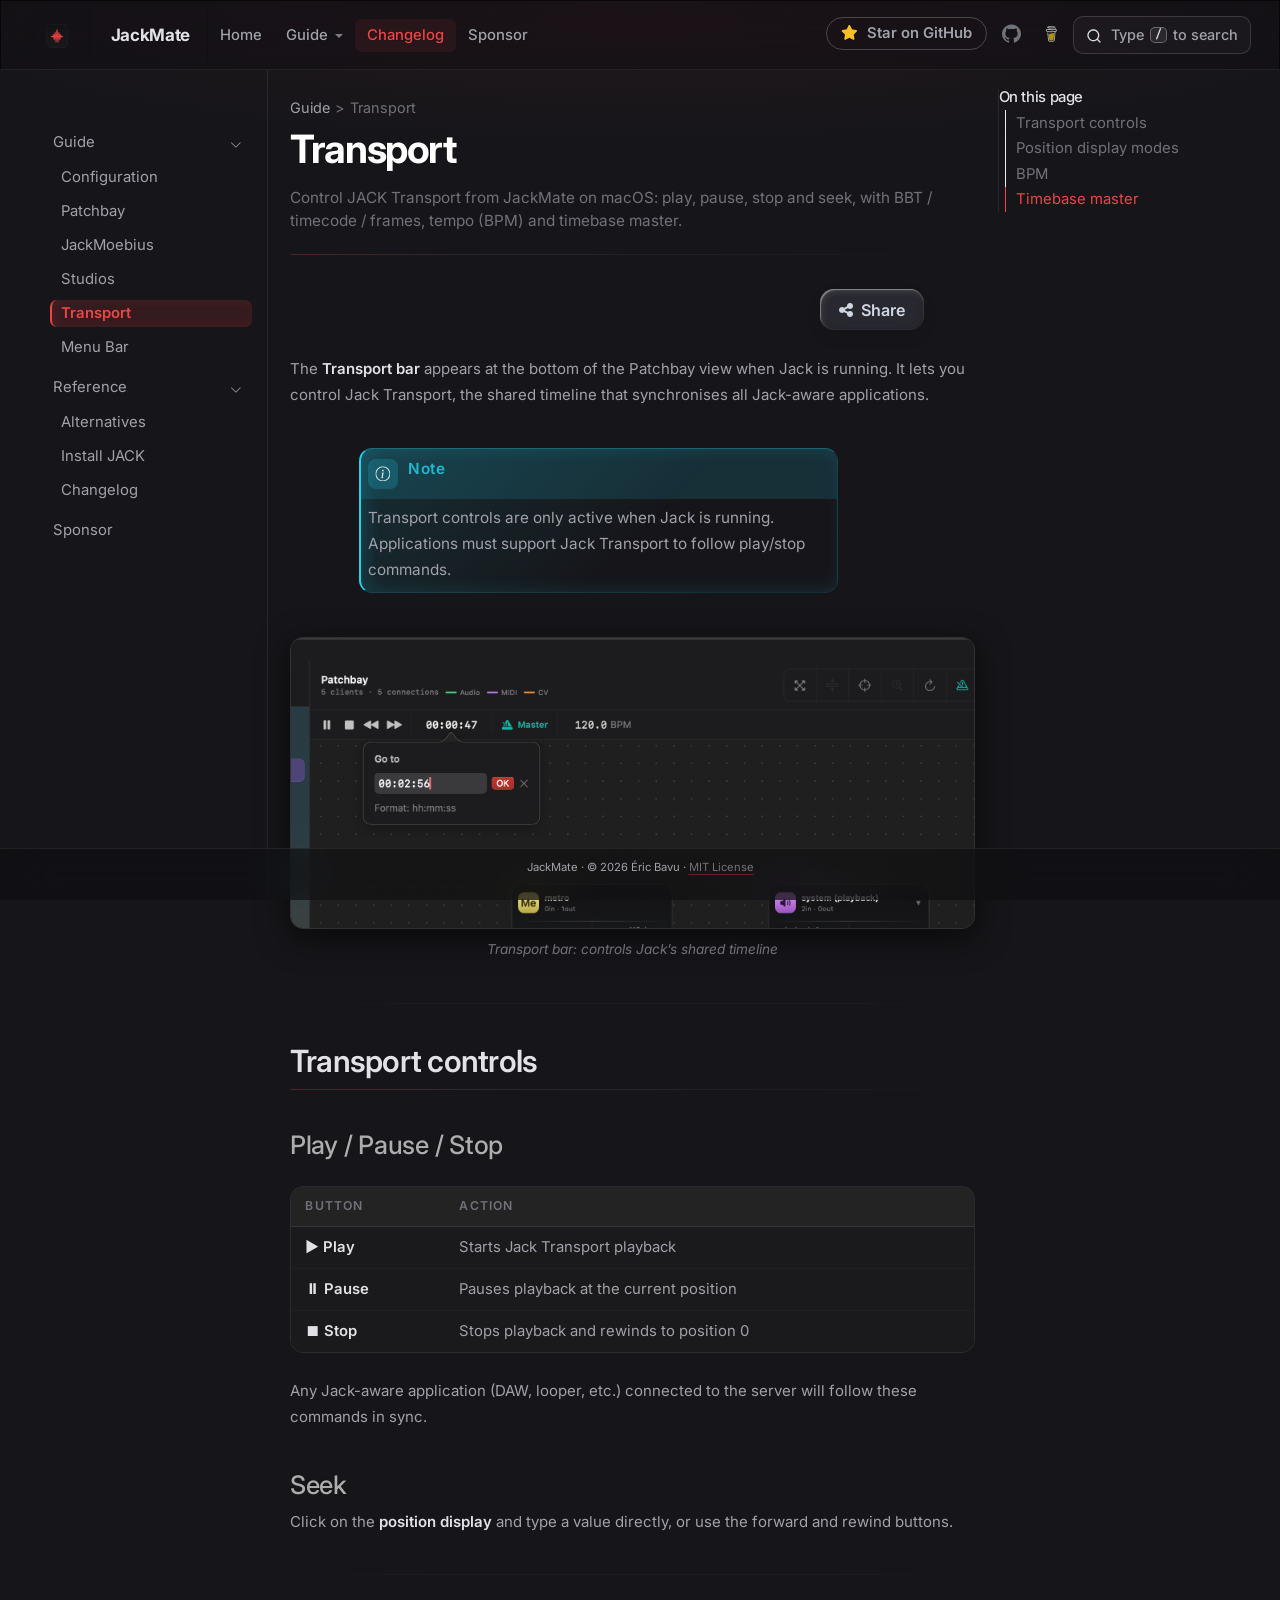
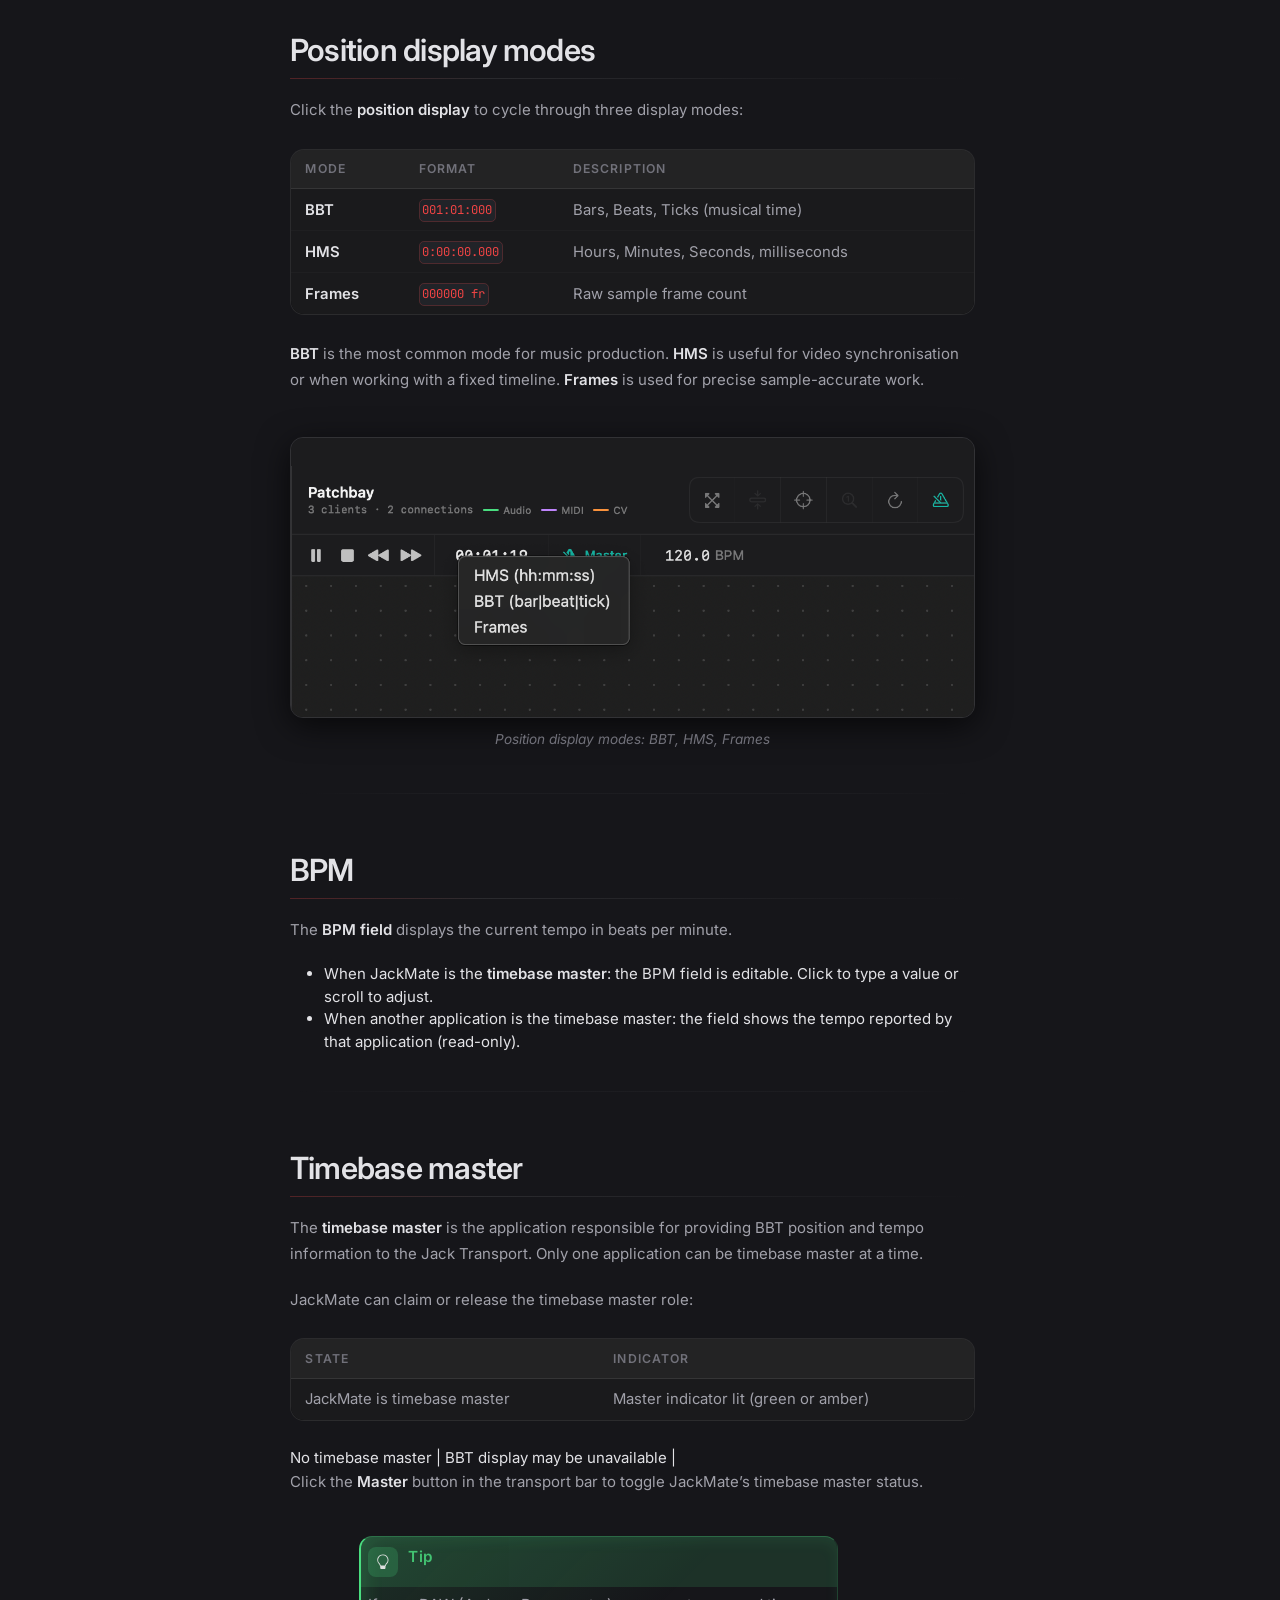
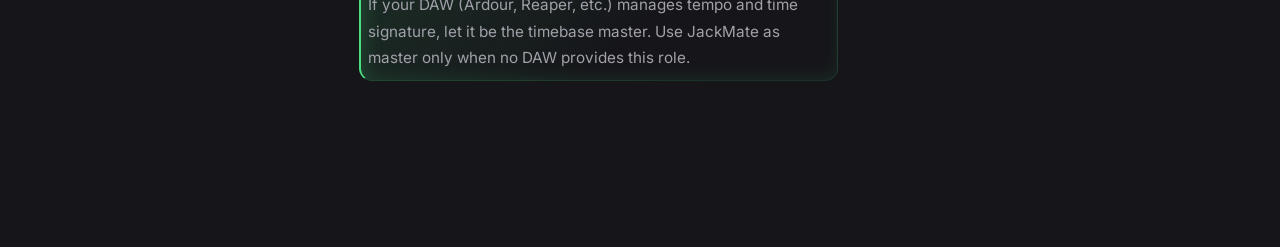
<file: guide/transport.html>
<!DOCTYPE html>
<html xmlns="http://www.w3.org/1999/xhtml" lang="en" xml:lang="en"><head>

<meta charset="utf-8">
<meta name="generator" content="quarto-1.10.18">

<meta name="viewport" content="width=device-width, initial-scale=1.0, user-scalable=yes">

<meta name="description" content="Control JACK Transport from JackMate on macOS: play, pause, stop and seek, with BBT / timecode / frames, tempo (BPM) and timebase master.">

<title>Transport – JackMate</title>
<style>
/* Default styles provided by pandoc.
** See https://pandoc.org/MANUAL.html#variables-for-html for config info.
*/
span.smallcaps{font-variant: small-caps;}
div.columns{display: flex; gap: 1.5em;}
div.column{flex: auto;}
@media screen {
div.columns{gap: min(4vw, 1.5em);}
div.column{overflow-x: auto;}
}
div.hanging-indent{margin-left: 1.5em; text-indent: -1.5em;}
ul.task-list{list-style: none;}
ul.task-list li input[type="checkbox"] {
  width: 0.8em;
  margin: 0 0.8em 0.2em -1em; /* quarto-specific, see https://github.com/quarto-dev/quarto-cli/issues/4556 */ 
  vertical-align: middle;
}
</style>


<script src="../site_libs/quarto-nav/quarto-nav.js"></script>
<script src="../site_libs/clipboard/clipboard.min.js"></script>
<script src="../site_libs/quarto-search/autocomplete.umd.js"></script>
<script src="../site_libs/quarto-search/fuse.min.js"></script>
<script src="../site_libs/quarto-search/quarto-search.js"></script>
<meta name="quarto:offset" content="../">
<link href="../assets/icon.png" rel="icon" type="image/png">
<script src="../site_libs/quarto-html/quarto.js" type="module"></script>
<script src="../site_libs/quarto-html/tabsets/tabsets.js" type="module"></script>
<script src="../site_libs/quarto-html/popper.min.js"></script>
<script src="../site_libs/quarto-html/tippy.umd.min.js"></script>
<script src="../site_libs/quarto-html/anchor.min.js"></script>
<link href="../site_libs/quarto-html/tippy.css" rel="stylesheet">
<link href="../site_libs/quarto-html/quarto-syntax-highlighting-dark-b85bc7c33db8c58e0ec93c3465666fed.css" rel="stylesheet" id="quarto-text-highlighting-styles">
<script src="../site_libs/bootstrap/bootstrap.min.js"></script>
<link href="../site_libs/bootstrap/bootstrap-icons.css" rel="stylesheet">
<link href="../site_libs/bootstrap/bootstrap-d56e77fc2d6698478ca21fdffbdde3e4.min.css" rel="stylesheet" append-hash="true" id="quarto-bootstrap" data-mode="dark">
<link href="../site_libs/quarto-contrib/fontawesome6-6.7.2/all.min.css" rel="stylesheet">
<link href="../site_libs/quarto-contrib/fontawesome6-6.7.2/latex-fontsize.css" rel="stylesheet">
<script src="../site_libs/quarto-contrib/glightbox/glightbox.min.js"></script>
<link href="../site_libs/quarto-contrib/glightbox/glightbox.min.css" rel="stylesheet">
<link href="../site_libs/quarto-contrib/glightbox/lightbox.css" rel="stylesheet">
<script id="quarto-search-options" type="application/json">{
  "location": "navbar",
  "copy-button": false,
  "collapse-after": 3,
  "panel-placement": "end",
  "type": "overlay",
  "limit": 50,
  "keyboard-shortcut": [
    "f",
    "/",
    "s"
  ],
  "show-item-context": false,
  "language": {
    "search-no-results-text": "No results",
    "search-matching-documents-text": "matching documents",
    "search-copy-link-title": "Copy link to search",
    "search-hide-matches-text": "Hide additional matches",
    "search-more-match-text": "more match in this document",
    "search-more-matches-text": "more matches in this document",
    "search-clear-button-title": "Clear",
    "search-text-placeholder": "",
    "search-detached-cancel-button-title": "Cancel",
    "search-submit-button-title": "Submit",
    "search-label": "Search"
  }
}</script>
<style>html{ scroll-behavior: smooth; }</style>
<!-- Font Awesome (global) — needed for raw <i class="fa-…"> icons in the navbar and pages. -->
<link rel="stylesheet" href="https://cdnjs.cloudflare.com/ajax/libs/font-awesome/6.7.2/css/all.min.css" crossorigin="anonymous" referrerpolicy="no-referrer">


<!-- Icons: iOS home-screen + crisp 32px tab favicon (Quarto emits the main favicon). -->
<link rel="apple-touch-icon" sizes="180x180" href="../assets/apple-touch-icon.png">
<link rel="icon" type="image/png" sizes="192x192" href="../assets/favicon-192x192.png">
<link rel="icon" type="image/png" sizes="32x32" href="../assets/favicon-32x32.png">
<link rel="icon" type="image/png" sizes="16x16" href="../assets/favicon-16x16.png">
<link rel="manifest" href="../assets/site.webmanifest">
<link rel="shortcut icon" href="favicon.ico">


<!-- Structured data (schema.org) — tells search engines this is a free macOS app,
     making it eligible for richer results. -->
<script type="application/ld+json">
{
  "@context": "https://schema.org",
  "@type": "SoftwareApplication",
  "name": "JackMate",
  "operatingSystem": "macOS 15.0+",
  "applicationCategory": "MultimediaApplication",
  "description": "Native macOS app to start, configure and patch the JACK Audio Connection Kit (jackd) — a visual JACK patchbay and server manager for musicians and audio engineers.",
  "image": "https://jackmate.app/assets/og-image.jpg",
  "url": "https://jackmate.app/",
  "downloadUrl": "https://jackmate.app/#download",
  "license": "https://opensource.org/licenses/MIT",
  "isAccessibleForFree": true,
  "offers": {
    "@type": "Offer",
    "price": "0",
    "priceCurrency": "USD"
  },
  "author": {
    "@type": "Person",
    "name": "Éric Bavu"
  }
}
</script>


<link rel="stylesheet" href="../assets/custom.css">
<meta property="og:title" content="Transport – JackMate">
<meta property="og:description" content="Control JACK Transport from JackMate on macOS: play, pause, stop and seek, with BBT / timecode / frames, tempo (BPM) and timebase master.">
<meta property="og:image" content="https://jackmate.app/assets/og-image.jpg">
<meta property="og:site_name" content="JackMate">
<link rel="canonical" href="https://jackmate.app/guide/transport.html">
<meta property="og:url" content="https://jackmate.app/guide/transport.html">
<meta property="og:image:alt" content="Patchbay view with the transport bar visible: play/pause/stop buttons, position display (BBT or timecode), BPM field, timebase master indicator.">
<meta property="og:image:height" content="630">
<meta property="og:image:width" content="1200">
<meta name="twitter:title" content="Transport – JackMate">
<meta name="twitter:description" content="Control JACK Transport from JackMate on macOS: play, pause, stop and seek, with BBT / timecode / frames, tempo (BPM) and timebase master.">
<meta name="twitter:image" content="https://jackmate.app/assets/og-image.jpg">
<meta name="twitter:image:alt" content="Patchbay view with the transport bar visible: play/pause/stop buttons, position display (BBT or timecode), BPM field, timebase master indicator.">
<meta name="twitter:image-height" content="630">
<meta name="twitter:image-width" content="1200">
<meta name="twitter:card" content="summary_large_image">
</head>

<body class="nav-sidebar floating nav-fixed quarto-light">

<div id="quarto-search-results"></div>
  <header id="quarto-header" class="headroom fixed-top">
    <nav class="navbar navbar-expand-lg " data-bs-theme="dark">
      <div class="navbar-container container-fluid">
      <div class="navbar-brand-container mx-auto">
    <a href="../index.html" class="navbar-brand navbar-brand-logo">
    <img src="../assets/icon.png" alt="JackMate" class="navbar-logo light-content">
    <img src="../assets/icon.png" alt="JackMate" class="navbar-logo dark-content">
    </a>
    <a class="navbar-brand" href="../index.html">
    <span class="navbar-title">JackMate</span>
    </a>
  </div>
            <div id="quarto-search" class="" title="Search"></div>
          <button class="navbar-toggler" type="button" data-bs-toggle="collapse" data-bs-target="#navbarCollapse" aria-controls="navbarCollapse" role="menu" aria-expanded="false" aria-label="Toggle navigation" onclick="if (window.quartoToggleHeadroom) { window.quartoToggleHeadroom(); }">
  <span class="navbar-toggler-icon"></span>
</button>
          <div class="collapse navbar-collapse" id="navbarCollapse">
            <ul class="navbar-nav navbar-nav-scroll me-auto">
  <li class="nav-item">
    <a class="nav-link" href="../index.html"> 
<span class="menu-text">Home</span></a>
  </li>  
  <li class="nav-item dropdown ">
    <a class="nav-link dropdown-toggle" href="#" id="nav-menu-guide" role="link" data-bs-toggle="dropdown" aria-expanded="false">
 <span class="menu-text">Guide</span>
    </a>
    <ul class="dropdown-menu" aria-labelledby="nav-menu-guide">    
        <li>
    <a class="dropdown-item" href="../guide/configuration.html">
 <span class="dropdown-text">Configuration</span></a>
  </li>  
        <li>
    <a class="dropdown-item" href="../guide/patchbay.html">
 <span class="dropdown-text">Patchbay</span></a>
  </li>  
        <li>
    <a class="dropdown-item" href="../guide/jackmoebius.html">
 <span class="dropdown-text">JackMoebius</span></a>
  </li>  
        <li>
    <a class="dropdown-item" href="../guide/studios.html">
 <span class="dropdown-text">Studios</span></a>
  </li>  
        <li>
    <a class="dropdown-item" href="../guide/transport.html">
 <span class="dropdown-text">Transport</span></a>
  </li>  
        <li>
    <a class="dropdown-item" href="../guide/menubar.html">
 <span class="dropdown-text">Menu Bar</span></a>
  </li>  
        <li><hr class="dropdown-divider"></li>
        <li>
    <a class="dropdown-item" href="../guide/alternatives.html">
 <span class="dropdown-text">Alternatives</span></a>
  </li>  
        <li>
    <a class="dropdown-item" href="../install-jack-macos.html">
 <span class="dropdown-text">Install JACK</span></a>
  </li>  
    </ul>
  </li>
  <li class="nav-item">
    <a class="nav-link active" href="../changelog.html" aria-current="page"> 
<span class="menu-text">Changelog</span></a>
  </li>  
  <li class="nav-item">
    <a class="nav-link" href="../sponsor.html"> 
<span class="menu-text">Sponsor</span></a>
  </li>  
</ul>
            <ul class="navbar-nav navbar-nav-scroll ms-auto">
  <li class="nav-item">
    <a class="nav-link" href="https://github.com/zinc75/JackMate"> 
<span class="menu-text"><span class="nav-star"><i class="fa-solid fa-star nav-star-ic" aria-hidden="true"></i> Star on GitHub</span></span></a>
  </li>  
  <li class="nav-item compact">
    <a class="nav-link" href="https://github.com/zinc75/JackMate"> <i class="bi bi-github" role="img">
</i> 
<span class="menu-text"></span></a>
  </li>  
  <li class="nav-item">
    <a class="nav-link" href="https://www.buymeacoffee.com/zinc75"> 
<span class="menu-text"><span class="navbar-bmc-icon" aria-label="Buy me a coffee"></span></span></a>
  </li>  
</ul>
          </div> <!-- /navcollapse -->
            <div class="quarto-navbar-tools">
</div>
      </div> <!-- /container-fluid -->
    </nav>
  <nav class="quarto-secondary-nav">
    <div class="container-fluid d-flex">
      <button type="button" class="quarto-btn-toggle btn" data-bs-toggle="collapse" role="button" data-bs-target=".quarto-sidebar-collapse-item" aria-controls="quarto-sidebar" aria-expanded="false" aria-label="Toggle sidebar navigation" onclick="if (window.quartoToggleHeadroom) { window.quartoToggleHeadroom(); }">
        <i class="bi bi-layout-text-sidebar-reverse"></i>
      </button>
        <nav class="quarto-page-breadcrumbs" aria-label="breadcrumb"><ol class="breadcrumb"><li class="breadcrumb-item"><a href="../guide/configuration.html">Guide</a></li><li class="breadcrumb-item"><a href="../guide/transport.html">Transport</a></li></ol></nav>
        <a class="flex-grow-1" role="navigation" data-bs-toggle="collapse" data-bs-target=".quarto-sidebar-collapse-item" aria-controls="quarto-sidebar" aria-expanded="false" aria-label="Toggle sidebar navigation" onclick="if (window.quartoToggleHeadroom) { window.quartoToggleHeadroom(); }">      
        </a>
      <button type="button" class="btn quarto-search-button" aria-label="Search" onclick="window.quartoOpenSearch();">
        <i class="bi bi-search"></i>
      </button>
    </div>
  </nav>
</header>
<!-- content -->
<div id="quarto-content" class="quarto-container page-columns page-rows-contents page-layout-article page-navbar">
<!-- sidebar -->
  <nav id="quarto-sidebar" class="sidebar collapse collapse-horizontal quarto-sidebar-collapse-item sidebar-navigation floating overflow-auto">
        <div class="mt-2 flex-shrink-0 align-items-center">
        <div class="sidebar-search">
        <div id="quarto-search" class="" title="Search"></div>
        </div>
        </div>
    <div class="sidebar-menu-container"> 
    <ul class="list-unstyled mt-1">
        <li class="sidebar-item sidebar-item-section">
      <div class="sidebar-item-container"> 
            <a class="sidebar-item-text sidebar-link text-start" data-bs-toggle="collapse" data-bs-target="#quarto-sidebar-section-1" role="navigation" aria-expanded="true">
 <span class="menu-text">Guide</span></a>
          <a class="sidebar-item-toggle text-start" data-bs-toggle="collapse" data-bs-target="#quarto-sidebar-section-1" role="navigation" aria-expanded="true" aria-label="Toggle section">
            <i class="bi bi-chevron-right ms-2"></i>
          </a> 
      </div>
      <ul id="quarto-sidebar-section-1" class="collapse list-unstyled sidebar-section depth1 show">  
          <li class="sidebar-item">
  <div class="sidebar-item-container"> 
  <a href="../guide/configuration.html" class="sidebar-item-text sidebar-link">
 <span class="menu-text">Configuration</span></a>
  </div>
</li>
          <li class="sidebar-item">
  <div class="sidebar-item-container"> 
  <a href="../guide/patchbay.html" class="sidebar-item-text sidebar-link">
 <span class="menu-text">Patchbay</span></a>
  </div>
</li>
          <li class="sidebar-item">
  <div class="sidebar-item-container"> 
  <a href="../guide/jackmoebius.html" class="sidebar-item-text sidebar-link">
 <span class="menu-text">JackMoebius</span></a>
  </div>
</li>
          <li class="sidebar-item">
  <div class="sidebar-item-container"> 
  <a href="../guide/studios.html" class="sidebar-item-text sidebar-link">
 <span class="menu-text">Studios</span></a>
  </div>
</li>
          <li class="sidebar-item">
  <div class="sidebar-item-container"> 
  <a href="../guide/transport.html" class="sidebar-item-text sidebar-link active">
 <span class="menu-text">Transport</span></a>
  </div>
</li>
          <li class="sidebar-item">
  <div class="sidebar-item-container"> 
  <a href="../guide/menubar.html" class="sidebar-item-text sidebar-link">
 <span class="menu-text">Menu Bar</span></a>
  </div>
</li>
      </ul>
  </li>
        <li class="sidebar-item sidebar-item-section">
      <div class="sidebar-item-container"> 
            <a class="sidebar-item-text sidebar-link text-start" data-bs-toggle="collapse" data-bs-target="#quarto-sidebar-section-2" role="navigation" aria-expanded="true">
 <span class="menu-text">Reference</span></a>
          <a class="sidebar-item-toggle text-start" data-bs-toggle="collapse" data-bs-target="#quarto-sidebar-section-2" role="navigation" aria-expanded="true" aria-label="Toggle section">
            <i class="bi bi-chevron-right ms-2"></i>
          </a> 
      </div>
      <ul id="quarto-sidebar-section-2" class="collapse list-unstyled sidebar-section depth1 show">  
          <li class="sidebar-item">
  <div class="sidebar-item-container"> 
  <a href="../guide/alternatives.html" class="sidebar-item-text sidebar-link">
 <span class="menu-text">Alternatives</span></a>
  </div>
</li>
          <li class="sidebar-item">
  <div class="sidebar-item-container"> 
  <a href="../install-jack-macos.html" class="sidebar-item-text sidebar-link">
 <span class="menu-text">Install JACK</span></a>
  </div>
</li>
          <li class="sidebar-item">
  <div class="sidebar-item-container"> 
  <a href="../changelog.html" class="sidebar-item-text sidebar-link">
 <span class="menu-text">Changelog</span></a>
  </div>
</li>
      </ul>
  </li>
        <li class="sidebar-item">
  <div class="sidebar-item-container"> 
  <a href="../sponsor.html" class="sidebar-item-text sidebar-link">
 <span class="menu-text">Sponsor</span></a>
  </div>
</li>
    </ul>
    </div>
</nav>
<div id="quarto-sidebar-glass" class="quarto-sidebar-collapse-item" data-bs-toggle="collapse" data-bs-target=".quarto-sidebar-collapse-item"></div>
<!-- margin-sidebar -->
    <div id="quarto-margin-sidebar" class="sidebar margin-sidebar">
        <nav id="TOC" role="doc-toc" class="toc-active">
    <h2 id="toc-title">On this page</h2>
   
  <ul>
  <li><a href="#transport-controls" id="toc-transport-controls" class="nav-link active" data-scroll-target="#transport-controls">Transport controls</a>
  <ul class="collapse">
  <li><a href="#play-pause-stop" id="toc-play-pause-stop" class="nav-link" data-scroll-target="#play-pause-stop">Play / Pause / Stop</a></li>
  <li><a href="#seek" id="toc-seek" class="nav-link" data-scroll-target="#seek">Seek</a></li>
  </ul></li>
  <li><a href="#position-display-modes" id="toc-position-display-modes" class="nav-link" data-scroll-target="#position-display-modes">Position display modes</a></li>
  <li><a href="#bpm" id="toc-bpm" class="nav-link" data-scroll-target="#bpm">BPM</a></li>
  <li><a href="#timebase-master" id="toc-timebase-master" class="nav-link" data-scroll-target="#timebase-master">Timebase master</a></li>
  </ul>
</nav>
    </div>
<!-- main -->
<main class="content" id="quarto-document-content">

<header id="title-block-header" class="quarto-title-block default"><nav class="quarto-page-breadcrumbs quarto-title-breadcrumbs d-none d-lg-block" aria-label="breadcrumb"><ol class="breadcrumb"><li class="breadcrumb-item"><a href="../guide/configuration.html">Guide</a></li><li class="breadcrumb-item"><a href="../guide/transport.html">Transport</a></li></ol></nav>
<div class="quarto-title">
<h1 class="title">Transport</h1>
</div>

<div>
  <div class="description">
    Control JACK Transport from JackMate on macOS: play, pause, stop and seek, with BBT / timecode / frames, tempo (BPM) and timebase master.
  </div>
</div>


<div class="quarto-title-meta">

    
  
    
  </div>
  


</header>


<p>The <strong>Transport bar</strong> appears at the bottom of the Patchbay view when Jack is running. It lets you control Jack Transport, the shared timeline that synchronises all Jack-aware applications.</p>
<div class="callout callout-style-default callout-note callout-titled">
<div class="callout-header d-flex align-content-center">
<div class="callout-icon-container">
<i class="callout-icon"></i>
</div>
<div class="callout-title-container flex-fill">
Note
</div>
</div>
<div class="callout-body-container callout-body">
<p>Transport controls are only active when Jack is running. Applications must support Jack Transport to follow play/stop commands.</p>
</div>
</div>
<div class="quarto-figure quarto-figure-center">
<figure class="figure">
<p><a href="../assets/screenshots/transport.png" class="lightbox" data-gallery="quarto-lightbox-gallery-1" title="Transport bar: controls Jack’s shared timeline"><img src="../assets/screenshots/transport.png" class="img-fluid figure-img" alt="Patchbay view with the transport bar visible: play/pause/stop buttons, position display (BBT or timecode), BPM field, timebase master indicator."></a></p>
<figcaption>Transport bar: controls Jack’s shared timeline</figcaption>
</figure>
</div>
<hr>
<section id="transport-controls" class="level2">
<h2 class="anchored" data-anchor-id="transport-controls">Transport controls</h2>
<section id="play-pause-stop" class="level3">
<h3 class="anchored" data-anchor-id="play-pause-stop">Play / Pause / Stop</h3>
<table class="caption-top table">
<thead>
<tr class="header">
<th>Button</th>
<th>Action</th>
</tr>
</thead>
<tbody>
<tr class="odd">
<td><strong>▶ Play</strong></td>
<td>Starts Jack Transport playback</td>
</tr>
<tr class="even">
<td><strong>⏸ Pause</strong></td>
<td>Pauses playback at the current position</td>
</tr>
<tr class="odd">
<td><strong>⏹ Stop</strong></td>
<td>Stops playback and rewinds to position 0</td>
</tr>
</tbody>
</table>
<p>Any Jack-aware application (DAW, looper, etc.) connected to the server will follow these commands in sync.</p>
</section>
<section id="seek" class="level3">
<h3 class="anchored" data-anchor-id="seek">Seek</h3>
<p>Click on the <strong>position display</strong> and type a value directly, or use the forward and rewind buttons.</p>
<hr>
</section>
</section>
<section id="position-display-modes" class="level2">
<h2 class="anchored" data-anchor-id="position-display-modes">Position display modes</h2>
<p>Click the <strong>position display</strong> to cycle through three display modes:</p>
<table class="caption-top table">
<thead>
<tr class="header">
<th>Mode</th>
<th>Format</th>
<th>Description</th>
</tr>
</thead>
<tbody>
<tr class="odd">
<td><strong>BBT</strong></td>
<td><code>001:01:000</code></td>
<td>Bars, Beats, Ticks (musical time)</td>
</tr>
<tr class="even">
<td><strong>HMS</strong></td>
<td><code>0:00:00.000</code></td>
<td>Hours, Minutes, Seconds, milliseconds</td>
</tr>
<tr class="odd">
<td><strong>Frames</strong></td>
<td><code>000000 fr</code></td>
<td>Raw sample frame count</td>
</tr>
</tbody>
</table>
<p><strong>BBT</strong> is the most common mode for music production. <strong>HMS</strong> is useful for video synchronisation or when working with a fixed timeline. <strong>Frames</strong> is used for precise sample-accurate work.</p>
<div class="quarto-figure quarto-figure-center">
<figure class="figure">
<p><a href="../assets/screenshots/transport-units.png" class="lightbox" data-gallery="quarto-lightbox-gallery-2" title="Position display modes: BBT, HMS, Frames"><img src="../assets/screenshots/transport-units.png" class="img-fluid figure-img" alt="Right-click the display to cycle between modes."></a></p>
<figcaption>Position display modes: BBT, HMS, Frames</figcaption>
</figure>
</div>
<hr>
</section>
<section id="bpm" class="level2">
<h2 class="anchored" data-anchor-id="bpm">BPM</h2>
<p>The <strong>BPM field</strong> displays the current tempo in beats per minute.</p>
<ul>
<li>When JackMate is the <strong>timebase master</strong>: the BPM field is editable. Click to type a value or scroll to adjust.</li>
<li>When another application is the timebase master: the field shows the tempo reported by that application (read-only).</li>
</ul>
<hr>
</section>
<section id="timebase-master" class="level2">
<h2 class="anchored" data-anchor-id="timebase-master">Timebase master</h2>
<p>The <strong>timebase master</strong> is the application responsible for providing BBT position and tempo information to the Jack Transport. Only one application can be timebase master at a time.</p>
<p>JackMate can claim or release the timebase master role:</p>
<table class="caption-top table">
<thead>
<tr class="header">
<th>State</th>
<th>Indicator</th>
</tr>
</thead>
<tbody>
<tr class="odd">
<td>JackMate is timebase master</td>
<td>Master indicator lit (green or amber)</td>
</tr>
</tbody>
</table>
<!-- | Another app is master | Master indicator shows the external app name | -->
<div class="line-block">No timebase master | BBT display may be unavailable |</div>
<p>Click the <strong>Master</strong> button in the transport bar to toggle JackMate’s timebase master status.</p>
<div class="callout callout-style-default callout-tip callout-titled">
<div class="callout-header d-flex align-content-center">
<div class="callout-icon-container">
<i class="callout-icon"></i>
</div>
<div class="callout-title-container flex-fill">
Tip
</div>
</div>
<div class="callout-body-container callout-body">
<p>If your DAW (Ardour, Reaper, etc.) manages tempo and time signature, let it be the timebase master. Use JackMate as master only when no DAW provides this role.</p>
</div>
</div>
<div style="display:none;height:0;overflow:hidden;" aria-hidden="true">
<p><i class="fa-solid fa-check" aria-label="check"></i></p>
</div>


</section>

<a onclick="window.scrollTo(0, 0); return false;" role="button" id="quarto-back-to-top"><i class="bi bi-arrow-up"></i> Back to top</a></main> <!-- /main -->
<script>
(function () {
  // Open all BMAC links in a new tab
  document.querySelectorAll('a[href*="buymeacoffee.com"]').forEach(function (a) {
    a.target = '_blank';
    a.rel = 'noopener noreferrer';
  });

  // ── Platform detection ──────────────────────────────
  var ua = navigator.userAgent;
  var isIOS     = /iPhone|iPad|iPod/.test(ua) || (navigator.platform === 'MacIntel' && navigator.maxTouchPoints > 1);
  var isAndroid = /Android/.test(ua);
  window._dmPlatform = isIOS || isAndroid ? 'mobile'
                     : /Macintosh|Mac OS X/.test(ua)  ? 'mac'
                     : 'other'; // Windows, Linux, etc.

  // ── Helper: open / close any overlay ───────────────
  function openOverlay(id)  { var el = document.getElementById(id); if (el) el.classList.add('is-open'); }
  function closeOverlay(id) { var el = document.getElementById(id); if (el) el.classList.remove('is-open'); }
  function closeAll() {
    ['download-modal', 'dm-confirm-modal', 'dm-mobile-modal'].forEach(closeOverlay);
  }

  // Close on overlay click or Escape
  ['download-modal', 'dm-confirm-modal', 'dm-mobile-modal'].forEach(function (id) {
    var el = document.getElementById(id);
    el?.addEventListener('click', function (e) { if (e.target === el) closeOverlay(id); });
  });
  document.addEventListener('keydown', function (e) { if (e.key === 'Escape') closeAll(); });

  // ── Install modal close button ─────────────────────
  document.getElementById('modal-close-bottom')?.addEventListener('click', function () { closeOverlay('download-modal'); });

  // ── Confirm modal (Windows/Linux) ──────────────────
  document.getElementById('dm-confirm-cancel')?.addEventListener('click', function () { closeOverlay('dm-confirm-modal'); });
  document.getElementById('dm-confirm-ok')?.addEventListener('click', function () {
    closeOverlay('dm-confirm-modal');
    // Trigger download then show the install modal
    var url = document.getElementById('download-btn')?.href;
    if (url) window.location.href = url;
    setTimeout(function () { openOverlay('download-modal'); }, 300);
  });

  // ── Mobile modal ────────────────────────────────────
  document.getElementById('dm-mobile-ok')?.addEventListener('click', function () { closeOverlay('dm-mobile-modal'); });
})();

function openDownloadModal(e) {
  var platform = window._dmPlatform || 'mac';
  if (platform === 'mobile') {
    e.preventDefault();
    document.getElementById('dm-mobile-modal')?.classList.add('is-open');
  } else if (platform === 'other') {
    e.preventDefault();
    document.getElementById('dm-confirm-modal')?.classList.add('is-open');
  } else {
    // macOS: download proceeds normally, show the install modal
    document.getElementById('download-modal')?.classList.add('is-open');
  }
}
</script>

<script>
// Deep link: opening a page at /#download (e.g. from the GitHub README download
// link) replays a real click on the hero download button — so it reuses the same
// versioned .dmg URL and the same platform-aware modal as a manual click, with
// no version to keep in sync anywhere else. No-op on pages without the button.
(function () {
  function downloadFromHash() {
    if (location.hash !== '#download') return;
    var btn = document.getElementById('download-btn');
    if (!btn) return;
    btn.click();
    // Clear the hash so a refresh doesn't re-trigger the download.
    history.replaceState(null, '', location.pathname + location.search);
  }
  if (document.readyState === 'loading') document.addEventListener('DOMContentLoaded', downloadFromHash);
  else downloadFromHash();
  window.addEventListener('hashchange', downloadFromHash);
})();
</script>

<!-- Social share widget — morphing liquid-glass "Share" card, injected below the title
     block (before content) on every page except changelog / license. -->
<template id="jm-share-tpl">
  <div class="jm-share-wrap">
    <div class="jm-share-pop">
      <button type="button" class="jm-share-toggle" onclick="jmToggleShare(event)" aria-expanded="false" aria-label="Share JackMate">
        <i class="fa-solid fa-share-nodes"></i><span>Share</span>
      </button>
      <div class="jm-share-card" role="dialog" aria-label="Share JackMate">
        <button type="button" class="jm-share-card-x" onclick="jmCloseShare()" aria-label="Close">×</button>
        <div class="dm-header">
          <div class="dm-header-icon icon-bg-violet"><i class="fa-solid fa-share-nodes"></i></div>
          <div>
            <h2 class="dm-title">Share</h2>
            <p class="dm-intro">Thanks for spreading the word!</p>
          </div>
        </div>
        <div class="jm-share-icons">
          <a class="jm-pop-ic x" href="https://twitter.com/intent/tweet?text=JackMate%20%E2%80%94%20a%20native%20JACK%20manager%20and%20patchbay%20for%20macOS&amp;url=https%3A%2F%2Fjackmate.app%2F" target="_blank" rel="noopener" aria-label="Share on X"><i class="fa-brands fa-x-twitter"></i></a>
          <a class="jm-pop-ic bsky" href="https://bsky.app/intent/compose?text=JackMate%20%E2%80%94%20a%20native%20JACK%20manager%20and%20patchbay%20for%20macOS%20https%3A%2F%2Fjackmate.app%2F" target="_blank" rel="noopener" aria-label="Share on Bluesky"><i class="fa-brands fa-bluesky"></i></a>
          <a class="jm-pop-ic masto" href="#" onclick="jmShareMastodon(event)" aria-label="Share on Mastodon"><i class="fa-brands fa-mastodon"></i></a>
          <a class="jm-pop-ic reddit" href="https://www.reddit.com/submit?url=https%3A%2F%2Fjackmate.app%2F&amp;title=JackMate%20%E2%80%94%20a%20native%20JACK%20manager%20and%20patchbay%20for%20macOS" target="_blank" rel="noopener" aria-label="Share on Reddit"><i class="fa-brands fa-reddit-alien"></i></a>
          <a class="jm-pop-ic hn" href="https://news.ycombinator.com/submitlink?u=https%3A%2F%2Fjackmate.app%2F&amp;t=JackMate%20%E2%80%94%20a%20native%20JACK%20manager%20and%20patchbay%20for%20macOS" target="_blank" rel="noopener" aria-label="Share on Hacker News"><i class="fa-brands fa-hacker-news"></i></a>
          <a class="jm-pop-ic mail" href="mailto:?subject=JackMate%20%E2%80%94%20a%20native%20JACK%20manager%20and%20patchbay%20for%20macOS&amp;body=Thought%20you%27d%20like%20this%3A%20https%3A%2F%2Fjackmate.app%2F" aria-label="Share by email"><i class="fa-solid fa-envelope"></i></a>
        </div>
      </div>
    </div>
  </div>
</template>
<script>
(function () {
  window.jmShareMastodon = function (e) {
    e.preventDefault();
    var inst = prompt("Your Mastodon instance (e.g. mastodon.social):");
    if (!inst) return;
    inst = inst.trim().replace(/^https?:\/\//, "").replace(/\/+$/, "");
    if (!inst) return;
    var msg = "JackMate — a native JACK manager and patchbay for macOS https://jackmate.app/";
    window.open("https://" + inst + "/share?text=" + encodeURIComponent(msg), "_blank", "noopener");
  };
  window.jmToggleShare = function (e) {
    e.preventDefault(); e.stopPropagation();
    var pop = e.currentTarget.closest('.jm-share-pop');
    if (!pop) return;
    var open = pop.classList.toggle('is-open');
    pop.querySelector('.jm-share-toggle')?.setAttribute('aria-expanded', open ? 'true' : 'false');
  };
  window.jmCloseShare = function () {
    document.querySelectorAll('.jm-share-pop.is-open').forEach(function (pop) {
      pop.classList.remove('is-open');
      pop.querySelector('.jm-share-toggle')?.setAttribute('aria-expanded', 'false');
    });
  };
  document.addEventListener('click', function (e) {
    document.querySelectorAll('.jm-share-pop.is-open').forEach(function (pop) {
      if (!pop.contains(e.target)) {
        pop.classList.remove('is-open');
        pop.querySelector('.jm-share-toggle')?.setAttribute('aria-expanded', 'false');
      }
    });
  });
  document.addEventListener('keydown', function (e) { if (e.key === 'Escape') window.jmCloseShare(); });

  function inject() {
    var EXCLUDE = ['changelog.html', 'license.html'];
    if (EXCLUDE.some(function (p) { return location.pathname.endsWith(p); })) return;
    if (document.querySelector('.jm-share-wrap')) return;           // already present
    var tpl = document.getElementById('jm-share-tpl');
    var main = document.querySelector('main.content') || document.querySelector('main');
    if (!tpl || !main) return;
    var node = tpl.content.firstElementChild.cloneNode(true);
    var row = document.querySelector('.compat-row');
    var header = document.getElementById('title-block-header');
    if (row) row.appendChild(node);                               // home: same line as the compatibility bar
    else if (header) header.insertAdjacentElement('afterend', node);   // below the title + description
    else main.insertAdjacentElement('afterbegin', node);          // fallback: top of main
  }
  if (document.readyState === 'loading') document.addEventListener('DOMContentLoaded', inject);
  else inject();
})();
</script>

<!-- Navbar search: turn the bare magnifier into a GitHub-style "Type / to search" hint.
     Quarto injects the button at runtime with an empty placeholder, so we fill it once it
     appears (the `/` and `f` shortcuts are Quarto defaults; this only makes them discoverable). -->
<script>
(function () {
  function decorate() {
    var ph = document.querySelector('#quarto-search .aa-DetachedSearchButtonPlaceholder');
    if (!ph) return false;
    if (ph.dataset.jmHint) return true;
    ph.dataset.jmHint = '1';
    ph.innerHTML = 'Type <kbd class="jm-search-kbd">/</kbd> to search';
    ph.style.display = '';   // Quarto hides it while empty; show it now that it has content
    return true;
  }
  if (!decorate()) {
    var tries = 0;
    var iv = setInterval(function () { if (decorate() || ++tries > 50) clearInterval(iv); }, 100);
  }
})();
</script>
<script id="quarto-html-after-body" type="application/javascript">
  window.document.addEventListener("DOMContentLoaded", function (event) {
    const icon = "";
    const anchorJS = new window.AnchorJS();
    anchorJS.options = {
      placement: 'right',
      icon: icon
    };
    anchorJS.add('.anchored');
    const isCodeAnnotation = (el) => {
      for (const clz of el.classList) {
        if (clz.startsWith('code-annotation-')) {                     
          return true;
        }
      }
      return false;
    }
    const onCopySuccess = function(e) {
      // button target
      const button = e.trigger;
      // don't keep focus
      button.blur();
      // flash "checked"
      button.classList.add('code-copy-button-checked');
      var currentTitle = button.getAttribute("title");
      button.setAttribute("title", "Copied!");
      let tooltip;
      if (window.bootstrap) {
        button.setAttribute("data-bs-toggle", "tooltip");
        button.setAttribute("data-bs-placement", "left");
        button.setAttribute("data-bs-title", "Copied!");
        tooltip = new bootstrap.Tooltip(button, 
          { trigger: "manual", 
            customClass: "code-copy-button-tooltip",
            offset: [0, -8]});
        tooltip.show();    
      }
      setTimeout(function() {
        if (tooltip) {
          tooltip.hide();
          button.removeAttribute("data-bs-title");
          button.removeAttribute("data-bs-toggle");
          button.removeAttribute("data-bs-placement");
        }
        button.setAttribute("title", currentTitle);
        button.classList.remove('code-copy-button-checked');
      }, 1000);
      // clear code selection
      e.clearSelection();
    }
    const getTextToCopy = function(trigger) {
      const outerScaffold = trigger.parentElement.cloneNode(true);
      const codeEl = outerScaffold.querySelector('code');
      for (const childEl of codeEl.children) {
        if (isCodeAnnotation(childEl)) {
          childEl.remove();
        }
      }
      return codeEl.innerText;
    }
    const clipboard = new window.ClipboardJS('.code-copy-button:not([data-in-quarto-modal])', {
      text: getTextToCopy
    });
    clipboard.on('success', onCopySuccess);
    if (window.document.getElementById('quarto-embedded-source-code-modal')) {
      const clipboardModal = new window.ClipboardJS('.code-copy-button[data-in-quarto-modal]', {
        text: getTextToCopy,
        container: window.document.getElementById('quarto-embedded-source-code-modal')
      });
      clipboardModal.on('success', onCopySuccess);
    }
      var localhostRegex = new RegExp(/^(?:http|https):\/\/localhost\:?[0-9]*\//);
      var mailtoRegex = new RegExp(/^mailto:/);
        var filterRegex = new RegExp("https:\/\/jackmate\.app");
      var isInternal = (href) => {
          return filterRegex.test(href) || localhostRegex.test(href) || mailtoRegex.test(href);
      }
      // Inspect non-navigation links and adorn them if external
     var links = window.document.querySelectorAll('a[href]:not(.nav-link):not(.navbar-brand):not(.toc-action):not(.sidebar-link):not(.sidebar-item-toggle):not(.pagination-link):not(.no-external):not([aria-hidden]):not(.dropdown-item):not(.quarto-navigation-tool):not(.about-link)');
      for (var i=0; i<links.length; i++) {
        const link = links[i];
        if (!isInternal(link.href)) {
          // undo the damage that might have been done by quarto-nav.js in the case of
          // links that we want to consider external
          if (link.dataset.originalHref !== undefined) {
            link.href = link.dataset.originalHref;
          }
        }
      }
    function tippyHover(el, contentFn, onTriggerFn, onUntriggerFn) {
      const config = {
        allowHTML: true,
        maxWidth: 500,
        delay: 100,
        arrow: false,
        appendTo: function(el) {
            return el.parentElement;
        },
        interactive: true,
        interactiveBorder: 10,
        theme: 'quarto',
        placement: 'bottom-start',
      };
      if (contentFn) {
        config.content = contentFn;
      }
      if (onTriggerFn) {
        config.onTrigger = onTriggerFn;
      }
      if (onUntriggerFn) {
        config.onUntrigger = onUntriggerFn;
      }
      window.tippy(el, config); 
    }
    const noterefs = window.document.querySelectorAll('a[role="doc-noteref"]');
    for (var i=0; i<noterefs.length; i++) {
      const ref = noterefs[i];
      tippyHover(ref, function() {
        // use id or data attribute instead here
        let href = ref.getAttribute('data-footnote-href') || ref.getAttribute('href');
        try { href = new URL(href).hash; } catch {}
        const id = href.replace(/^#\/?/, "");
        const note = window.document.getElementById(id);
        if (note) {
          return note.innerHTML;
        } else {
          return "";
        }
      });
    }
    const xrefs = window.document.querySelectorAll('a.quarto-xref');
    const processXRef = (id, note) => {
      // Strip column container classes
      const stripColumnClz = (el) => {
        el.classList.remove("page-full", "page-columns");
        if (el.children) {
          for (const child of el.children) {
            stripColumnClz(child);
          }
        }
      }
      stripColumnClz(note)
      if (id === null || id.startsWith('sec-')) {
        // Special case sections, only their first couple elements
        const container = document.createElement("div");
        if (note.children && note.children.length > 2) {
          container.appendChild(note.children[0].cloneNode(true));
          for (let i = 1; i < note.children.length; i++) {
            const child = note.children[i];
            if (child.tagName === "P" && child.innerText === "") {
              continue;
            } else {
              container.appendChild(child.cloneNode(true));
              break;
            }
          }
          if (window.Quarto?.typesetMath) {
            window.Quarto.typesetMath(container);
          }
          return container.innerHTML
        } else {
          if (window.Quarto?.typesetMath) {
            window.Quarto.typesetMath(note);
          }
          return note.innerHTML;
        }
      } else {
        // Remove any anchor links if they are present
        const anchorLink = note.querySelector('a.anchorjs-link');
        if (anchorLink) {
          anchorLink.remove();
        }
        if (window.Quarto?.typesetMath) {
          window.Quarto.typesetMath(note);
        }
        if (note.classList.contains("callout")) {
          return note.outerHTML;
        } else {
          return note.innerHTML;
        }
      }
    }
    for (var i=0; i<xrefs.length; i++) {
      const xref = xrefs[i];
      tippyHover(xref, undefined, function(instance) {
        instance.disable();
        let url = xref.getAttribute('href');
        let hash = undefined; 
        if (url.startsWith('#')) {
          hash = url;
        } else {
          try { hash = new URL(url).hash; } catch {}
        }
        if (hash) {
          const id = hash.replace(/^#\/?/, "");
          const note = window.document.getElementById(id);
          if (note !== null) {
            try {
              const html = processXRef(id, note.cloneNode(true));
              instance.setContent(html);
            } finally {
              instance.enable();
              instance.show();
            }
          } else {
            // See if we can fetch this
            fetch(url.split('#')[0])
            .then(res => res.text())
            .then(html => {
              const parser = new DOMParser();
              const htmlDoc = parser.parseFromString(html, "text/html");
              const note = htmlDoc.getElementById(id);
              if (note !== null) {
                const html = processXRef(id, note);
                instance.setContent(html);
              } 
            }).finally(() => {
              instance.enable();
              instance.show();
            });
          }
        } else {
          // See if we can fetch a full url (with no hash to target)
          // This is a special case and we should probably do some content thinning / targeting
          fetch(url)
          .then(res => res.text())
          .then(html => {
            const parser = new DOMParser();
            const htmlDoc = parser.parseFromString(html, "text/html");
            const note = htmlDoc.querySelector('main.content');
            if (note !== null) {
              // This should only happen for chapter cross references
              // (since there is no id in the URL)
              // remove the first header
              if (note.children.length > 0 && note.children[0].tagName === "HEADER") {
                note.children[0].remove();
              }
              const html = processXRef(null, note);
              instance.setContent(html);
            } 
          }).finally(() => {
            instance.enable();
            instance.show();
          });
        }
      }, function(instance) {
      });
    }
        let selectedAnnoteEl;
        const selectorForAnnotation = ( cell, annotation) => {
          let cellAttr = 'data-code-cell="' + cell + '"';
          let lineAttr = 'data-code-annotation="' +  annotation + '"';
          const selector = 'span[' + cellAttr + '][' + lineAttr + ']';
          return selector;
        }
        const selectCodeLines = (annoteEl) => {
          const doc = window.document;
          const targetCell = annoteEl.getAttribute("data-target-cell");
          const targetAnnotation = annoteEl.getAttribute("data-target-annotation");
          const annoteSpan = window.document.querySelector(selectorForAnnotation(targetCell, targetAnnotation));
          const lines = annoteSpan.getAttribute("data-code-lines").split(",");
          const lineIds = lines.map((line) => {
            return targetCell + "-" + line;
          })
          let top = null;
          let height = null;
          let parent = null;
          if (lineIds.length > 0) {
              //compute the position of the single el (top and bottom and make a div)
              const el = window.document.getElementById(lineIds[0]);
              top = el.offsetTop;
              height = el.offsetHeight;
              parent = el.parentElement.parentElement;
            if (lineIds.length > 1) {
              const lastEl = window.document.getElementById(lineIds[lineIds.length - 1]);
              const bottom = lastEl.offsetTop + lastEl.offsetHeight;
              height = bottom - top;
            }
            if (top !== null && height !== null && parent !== null) {
              // cook up a div (if necessary) and position it 
              let div = window.document.getElementById("code-annotation-line-highlight");
              if (div === null) {
                div = window.document.createElement("div");
                div.setAttribute("id", "code-annotation-line-highlight");
                div.style.position = 'absolute';
                parent.appendChild(div);
              }
              div.style.top = top - 2 + "px";
              div.style.height = height + 4 + "px";
              div.style.left = 0;
              let gutterDiv = window.document.getElementById("code-annotation-line-highlight-gutter");
              if (gutterDiv === null) {
                gutterDiv = window.document.createElement("div");
                gutterDiv.setAttribute("id", "code-annotation-line-highlight-gutter");
                gutterDiv.style.position = 'absolute';
                const codeCell = window.document.getElementById(targetCell);
                const gutter = codeCell.querySelector('.code-annotation-gutter');
                gutter.appendChild(gutterDiv);
              }
              gutterDiv.style.top = top - 2 + "px";
              gutterDiv.style.height = height + 4 + "px";
            }
            selectedAnnoteEl = annoteEl;
          }
        };
        const unselectCodeLines = () => {
          const elementsIds = ["code-annotation-line-highlight", "code-annotation-line-highlight-gutter"];
          elementsIds.forEach((elId) => {
            const div = window.document.getElementById(elId);
            if (div) {
              div.remove();
            }
          });
          selectedAnnoteEl = undefined;
        };
          // Handle positioning of the toggle
      window.addEventListener(
        "resize",
        throttle(() => {
          elRect = undefined;
          if (selectedAnnoteEl) {
            selectCodeLines(selectedAnnoteEl);
          }
        }, 10)
      );
      function throttle(fn, ms) {
      let throttle = false;
      let timer;
        return (...args) => {
          if(!throttle) { // first call gets through
              fn.apply(this, args);
              throttle = true;
          } else { // all the others get throttled
              if(timer) clearTimeout(timer); // cancel #2
              timer = setTimeout(() => {
                fn.apply(this, args);
                timer = throttle = false;
              }, ms);
          }
        };
      }
        // Attach click handler to the DT
        const annoteDls = window.document.querySelectorAll('dt[data-target-cell]');
        for (const annoteDlNode of annoteDls) {
          annoteDlNode.addEventListener('click', (event) => {
            const clickedEl = event.target;
            if (clickedEl !== selectedAnnoteEl) {
              unselectCodeLines();
              const activeEl = window.document.querySelector('dt[data-target-cell].code-annotation-active');
              if (activeEl) {
                activeEl.classList.remove('code-annotation-active');
              }
              selectCodeLines(clickedEl);
              clickedEl.classList.add('code-annotation-active');
            } else {
              // Unselect the line
              unselectCodeLines();
              clickedEl.classList.remove('code-annotation-active');
            }
          });
        }
    const findCites = (el) => {
      const parentEl = el.parentElement;
      if (parentEl) {
        const cites = parentEl.dataset.cites;
        if (cites) {
          return {
            el,
            cites: cites.split(' ')
          };
        } else {
          return findCites(el.parentElement)
        }
      } else {
        return undefined;
      }
    };
    var bibliorefs = window.document.querySelectorAll('a[role="doc-biblioref"]');
    for (var i=0; i<bibliorefs.length; i++) {
      const ref = bibliorefs[i];
      const citeInfo = findCites(ref);
      if (citeInfo) {
        tippyHover(citeInfo.el, function() {
          var popup = window.document.createElement('div');
          citeInfo.cites.forEach(function(cite) {
            var citeDiv = window.document.createElement('div');
            citeDiv.classList.add('hanging-indent');
            citeDiv.classList.add('csl-entry');
            var biblioDiv = window.document.getElementById('ref-' + cite);
            if (biblioDiv) {
              citeDiv.innerHTML = biblioDiv.innerHTML;
            }
            popup.appendChild(citeDiv);
          });
          return popup.innerHTML;
        });
      }
    }
  });
  </script>
</div> <!-- /content -->
<footer class="footer">
  <div class="nav-footer">
    <div class="nav-footer-left">
      &nbsp;
    </div>   
    <div class="nav-footer-center">
<p>JackMate · © 2026 Éric Bavu · <a href="../license.html">MIT License</a></p>
</div>
    <div class="nav-footer-right">
      &nbsp;
    </div>
  </div>
</footer>
<script>var lightboxQuarto = GLightbox({"closeEffect":"zoom","descPosition":"bottom","loop":false,"openEffect":"zoom","selector":".lightbox"});
(function() {
  let previousOnload = window.onload;
  window.onload = () => {
    if (previousOnload) {
      previousOnload();
    }
    lightboxQuarto.on('slide_before_load', (data) => {
      const { slideIndex, slideNode, slideConfig, player, trigger } = data;
      const href = trigger.getAttribute('href');
      if (href !== null) {
        const imgEl = window.document.querySelector(`a[href="${href}"] img`);
        if (imgEl !== null) {
          const srcAttr = imgEl.getAttribute("src");
          if (srcAttr && srcAttr.startsWith("data:")) {
            slideConfig.href = srcAttr;
          }
        }
      } 
    });
  
    lightboxQuarto.on('slide_after_load', (data) => {
      const { slideIndex, slideNode, slideConfig, player, trigger } = data;
      if (window.Quarto?.typesetMath) {
        window.Quarto.typesetMath(slideNode);
      }
    });
  
  };
  
})();
          </script>




<script src="../site_libs/quarto-html/zenscroll-min.js"></script>
</body></html>
</file>
<file: site_libs/quarto-html/tippy.css>
.tippy-box[data-animation=fade][data-state=hidden]{opacity:0}[data-tippy-root]{max-width:calc(100vw - 10px)}.tippy-box{position:relative;background-color:#333;color:#fff;border-radius:4px;font-size:14px;line-height:1.4;white-space:normal;outline:0;transition-property:transform,visibility,opacity}.tippy-box[data-placement^=top]>.tippy-arrow{bottom:0}.tippy-box[data-placement^=top]>.tippy-arrow:before{bottom:-7px;left:0;border-width:8px 8px 0;border-top-color:initial;transform-origin:center top}.tippy-box[data-placement^=bottom]>.tippy-arrow{top:0}.tippy-box[data-placement^=bottom]>.tippy-arrow:before{top:-7px;left:0;border-width:0 8px 8px;border-bottom-color:initial;transform-origin:center bottom}.tippy-box[data-placement^=left]>.tippy-arrow{right:0}.tippy-box[data-placement^=left]>.tippy-arrow:before{border-width:8px 0 8px 8px;border-left-color:initial;right:-7px;transform-origin:center left}.tippy-box[data-placement^=right]>.tippy-arrow{left:0}.tippy-box[data-placement^=right]>.tippy-arrow:before{left:-7px;border-width:8px 8px 8px 0;border-right-color:initial;transform-origin:center right}.tippy-box[data-inertia][data-state=visible]{transition-timing-function:cubic-bezier(.54,1.5,.38,1.11)}.tippy-arrow{width:16px;height:16px;color:#333}.tippy-arrow:before{content:"";position:absolute;border-color:transparent;border-style:solid}.tippy-content{position:relative;padding:5px 9px;z-index:1}
</file>
<file: site_libs/quarto-html/quarto-syntax-highlighting-dark-b85bc7c33db8c58e0ec93c3465666fed.css>
/* quarto syntax highlight colors */
:root {
  --quarto-hl-al-color: #f07178;
  --quarto-hl-an-color: #d4d0ab;
  --quarto-hl-at-color: #00e0e0;
  --quarto-hl-bn-color: #d4d0ab;
  --quarto-hl-bu-color: #abe338;
  --quarto-hl-ch-color: #abe338;
  --quarto-hl-co-color: #f8f8f2;
  --quarto-hl-cv-color: #ffd700;
  --quarto-hl-cn-color: #ffd700;
  --quarto-hl-cf-color: #ffa07a;
  --quarto-hl-dt-color: #ffa07a;
  --quarto-hl-dv-color: #d4d0ab;
  --quarto-hl-do-color: #f8f8f2;
  --quarto-hl-er-color: #f07178;
  --quarto-hl-ex-color: #00e0e0;
  --quarto-hl-fl-color: #d4d0ab;
  --quarto-hl-fu-color: #ffa07a;
  --quarto-hl-im-color: #abe338;
  --quarto-hl-in-color: #d4d0ab;
  --quarto-hl-kw-color: #ffa07a;
  --quarto-hl-op-color: #ffa07a;
  --quarto-hl-ot-color: #00e0e0;
  --quarto-hl-pp-color: #dcc6e0;
  --quarto-hl-re-color: #00e0e0;
  --quarto-hl-sc-color: #abe338;
  --quarto-hl-ss-color: #abe338;
  --quarto-hl-st-color: #abe338;
  --quarto-hl-va-color: #00e0e0;
  --quarto-hl-vs-color: #abe338;
  --quarto-hl-wa-color: #dcc6e0;
}

/* other quarto variables */
:root {
  --quarto-font-monospace: SFMono-Regular, Menlo, Monaco, Consolas, "Liberation Mono", "Courier New", monospace;
}

/* syntax highlight based on Pandoc's rules */
pre > code.sourceCode > span {
  color: #f8f8f2;
}

code.sourceCode > span {
  color: #f8f8f2;
}

div.sourceCode,
div.sourceCode pre.sourceCode {
  color: #f8f8f2;
}

/* Normal */
code span {
  color: #f8f8f2;
}

/* Alert */
code span.al {
  color: #f07178;
}

/* Annotation */
code span.an {
  color: #d4d0ab;
}

/* Attribute */
code span.at {
  color: #00e0e0;
}

/* BaseN */
code span.bn {
  color: #d4d0ab;
}

/* BuiltIn */
code span.bu {
  color: #abe338;
}

/* ControlFlow */
code span.cf {
  font-weight: bold;
  color: #ffa07a;
}

/* Char */
code span.ch {
  color: #abe338;
}

/* Constant */
code span.cn {
  color: #ffd700;
}

/* Comment */
code span.co {
  font-style: italic;
  color: #f8f8f2;
}

/* CommentVar */
code span.cv {
  color: #ffd700;
}

/* Documentation */
code span.do {
  color: #f8f8f2;
}

/* DataType */
code span.dt {
  color: #ffa07a;
}

/* DecVal */
code span.dv {
  color: #d4d0ab;
}

/* Error */
code span.er {
  color: #f07178;
  text-decoration: underline;
}

/* Extension */
code span.ex {
  font-weight: bold;
  color: #00e0e0;
}

/* Float */
code span.fl {
  color: #d4d0ab;
}

/* Function */
code span.fu {
  color: #ffa07a;
}

/* Import */
code span.im {
  color: #abe338;
}

/* Information */
code span.in {
  color: #d4d0ab;
}

/* Keyword */
code span.kw {
  font-weight: bold;
  color: #ffa07a;
}

/* Operator */
code span.op {
  color: #ffa07a;
}

/* Other */
code span.ot {
  color: #00e0e0;
}

/* Preprocessor */
code span.pp {
  color: #dcc6e0;
}

/* RegionMarker */
code span.re {
  background-color: #f8f8f2;
  color: #00e0e0;
}

/* SpecialChar */
code span.sc {
  color: #abe338;
}

/* SpecialString */
code span.ss {
  color: #abe338;
}

/* String */
code span.st {
  color: #abe338;
}

/* Variable */
code span.va {
  color: #00e0e0;
}

/* VerbatimString */
code span.vs {
  color: #abe338;
}

/* Warning */
code span.wa {
  color: #dcc6e0;
}

.prevent-inlining {
  content: "</";
}

/*# sourceMappingURL=4ed8f1090dec6531da29ab00902aa718.css.map */
</file>
<file: site_libs/quarto-contrib/fontawesome6-6.7.2/latex-fontsize.css>
.fa-tiny {
  font-size: 0.5em;
}
.fa-scriptsize {
  font-size: 0.7em;
}
.fa-footnotesize {
  font-size: 0.8em;
}
.fa-small {
  font-size: 0.9em;
}
.fa-normalsize {
  font-size: 1em;
}
.fa-large {
  font-size: 1.2em;
}
.fa-Large {
  font-size: 1.5em;
}
.fa-LARGE {
  font-size: 1.75em;
}
.fa-huge {
  font-size: 2em;
}
.fa-Huge {
  font-size: 2.5em;
}
</file>
<file: assets/custom.css>
/* ══════════════════════════════════════════════════════
   JackMate Docs — custom.css v2
   Apple-inspired dark design · JackMate color palette
   Fonts : Inter (UI) + JetBrains Mono (code)
   ══════════════════════════════════════════════════════ */

@import url('https://fonts.googleapis.com/css2?family=Inter:ital,opsz,wght@0,14..32,300;0,14..32,400;0,14..32,500;0,14..32,600;0,14..32,700;1,14..32,400&family=JetBrains+Mono:wght@400;500&display=swap');

/* ── Color tokens ─────────────────────────────────── */
:root {
  --jm-red:        #ef4444;
  --jm-red-dark:   #b91c1c;
  --jm-red-glow:   rgba(239, 68, 68, 0.18);
  --jm-cyan:       #22d3ee;
  --jm-violet:     #a78bfa;
  --jm-amber:      #f59e0b;
  --jm-orange:     #f97316;
  --jm-green:      #22c55e;

  --jm-bg:         #0e0e10;
  --jm-bg-card:    #16161a;
  --jm-bg-elevated:#1c1c22;
  --jm-bg-input:   #101012;

  --jm-border:     rgba(255,255,255,0.08);
  --jm-border-med: rgba(255,255,255,0.12);
  --jm-border-hi:  rgba(255,255,255,0.20);

  --jm-text:       #e2e2e6;
  --jm-text-dim:   #a1a1aa;
  --jm-muted:      #71717a;

  --jm-node-top:   #131316;
  --jm-node-bot:   #1a1a1c;

  /* Bootstrap/Quarto overrides */
  --bs-body-bg:           var(--jm-bg) !important;
  --bs-body-color:        var(--jm-text) !important;
  --bs-link-color:        var(--jm-red) !important;
  --bs-link-hover-color:  #f87171 !important;
  --bs-border-color:      var(--jm-border) !important;
  --bs-card-bg:           var(--jm-bg-card) !important;
  --bs-code-color:        var(--jm-cyan) !important;
}

/* ── Base + ambient page glow ─────────────────────── */
html, body {
  font-family: 'Inter', system-ui, -apple-system, sans-serif !important;
  background-color: var(--jm-bg-card) !important;
  color: var(--jm-text) !important;
  -webkit-font-smoothing: antialiased;
  -moz-osx-font-smoothing: grayscale;
  font-size: 15px;
}

/* Subtle red ambient glow at top of every page */
body::before {
  content: '';
  position: fixed;
  top: 0; left: 50%;
  transform: translateX(-50%);
  width: 120vw; height: 50vh;
  background: radial-gradient(ellipse 55% 35% at 50% 0%,
    rgba(239, 68, 68, 0.055) 0%, transparent 100%);
  pointer-events: none;
  z-index: 0;
}

code, pre, .sourceCode, kbd, samp {
  font-family: 'JetBrains Mono', 'Fira Code', monospace !important;
}

a {
  color: var(--jm-red);
  text-underline-offset: 3px;
  text-decoration-color: rgba(239,68,68,0.35);
  transition: color 0.15s, text-decoration-color 0.15s;
}
a:hover {
  color: #f87171;
  text-decoration-color: rgba(248,113,113,0.55);
}

::selection { background: var(--jm-red-glow); color: #fff; }

.quarto-color-scheme-toggle { display: none !important; }

/* ═══════════════════════════════════════════════════
   NAVBAR — frosted glass, Apple-style
   ═══════════════════════════════════════════════════ */

.navbar {
  background: rgba(14, 14, 16, 0.40) !important;
  backdrop-filter: blur(24px) saturate(180%) !important;
  -webkit-backdrop-filter: blur(24px) saturate(180%) !important;
  border-bottom: 1px solid rgba(255,255,255,0.07) !important;
  box-shadow: none !important;
  padding-top: 0.55rem !important;
  padding-bottom: 0.55rem !important;
}

.navbar .navbar-brand {
  font-weight: 700;
  font-size: 1rem;
  letter-spacing: -0.02em;
  color: var(--jm-text) !important;
  display: flex;
  align-items: center;
  gap: 0.5rem;
}
.navbar .navbar-brand img { border-radius: 7px; width: 26px; height: 26px; }

.navbar-nav .nav-link {
  font-size: 0.875rem;
  font-weight: 500;
  color: var(--jm-text-dim) !important;
  padding: 0.3rem 0.7rem !important;
  border-radius: 6px;
  transition: color 0.15s, background 0.15s;
}
.navbar-nav .nav-link:hover {
  color: var(--jm-text) !important;
  background: rgba(255,255,255,0.06) !important;
}
.navbar-nav .nav-link.active {
  color: var(--jm-red) !important;
  background: rgba(239,68,68,0.08) !important;
}
/* Bootstrap gives every navbar .nav-link faint left/right borders (item separators) — drop
   them so no stray divider shows (e.g. between the "Star on GitHub" pill and the GitHub icon).
   The Star pill keeps its own border via its more specific :has() rules. */
.navbar .nav-link { border-left: none !important; border-right: none !important; }

.navbar .dropdown-menu {
  background: rgba(18, 18, 24, 0.92) !important;
  backdrop-filter: blur(24px) !important;
  -webkit-backdrop-filter: blur(24px) !important;
  border: 1px solid var(--jm-border-med) !important;
  border-radius: 13px !important;
  box-shadow: 0 14px 44px rgba(0,0,0,0.75), 0 1px 0 rgba(255,255,255,0.05) inset !important;
  padding: 0.4rem !important;
  min-width: 190px;
}
.navbar .dropdown-item {
  font-size: 0.875rem;
  color: var(--jm-text-dim) !important;
  border-radius: 7px;
  padding: 0.42rem 0.8rem !important;
  transition: background 0.12s, color 0.12s;
}
.navbar .dropdown-item:hover {
  background: rgba(255,255,255,0.07) !important;
  color: var(--jm-text) !important;
}

.navbar .nav-link .bi-github { color: var(--jm-muted); transition: color 0.15s; }
.navbar .nav-link:hover .bi-github { color: var(--jm-text); }

/* ── Hamburger + boutons icônes navbar (mobile) ───── */
.navbar-toggler {
  background: transparent !important;
  border: 1px solid rgba(255,255,255,0.12) !important;
  border-radius: 8px !important;
  padding: 0.3rem 0.5rem !important;
  color: var(--jm-text-dim) !important;
  transition: border-color 0.15s, background 0.15s !important;
}
.navbar-toggler:hover {
  background: rgba(255,255,255,0.06) !important;
  border-color: rgba(255,255,255,0.22) !important;
}
.navbar-toggler:focus { box-shadow: none !important; }
.navbar-toggler-icon {
  background-image: url("data:image/svg+xml,%3Csvg xmlns='http://www.w3.org/2000/svg' viewBox='0 0 30 30'%3E%3Cpath stroke='rgba(226,226,230,0.85)' stroke-width='2' stroke-linecap='round' d='M4 7h22M4 15h22M4 23h22'/%3E%3C/svg%3E") !important;
  width: 1.2em !important; height: 1.2em !important;
}

/* Navbar search as a GitHub-style pill: magnifier + "Type / to search" + a framed / keycap.
   NB: the real button is `#quarto-search .aa-DetachedSearchButton` (the old
   `.quarto-search` / `.quarto-search-button` selectors never matched it). The placeholder
   text is injected in after-body.html (Quarto ships it empty). */
/* Let the search reserve its real width instead of staying in the 40px icon slot: the
   container is a shrinkable flex item and the Algolia wrapper is width:100%, so the wider
   button overflowed to the right. Size both to content → the right nav cluster shifts left. */
#quarto-search.type-overlay { flex: 0 0 auto !important; width: auto !important; max-width: none !important; }
#quarto-search .aa-Autocomplete { display: inline-block !important; width: auto !important; }
#quarto-search .aa-DetachedSearchButton {
  display: inline-flex !important; align-items: center !important; gap: 0.5rem !important;
  padding: 0.4rem 0.7rem !important;
  border: 1px solid rgba(255,255,255,0.14) !important; border-radius: 10px !important;
  background: rgba(255,255,255,0.03) !important;
  color: var(--jm-text-dim) !important;
  font-size: 0.85rem !important; font-weight: 500 !important;
  transition: border-color 0.15s, background 0.15s, color 0.15s !important;
}
#quarto-search .aa-DetachedSearchButton:hover {
  border-color: rgba(255,255,255,0.28) !important;
  background: rgba(255,255,255,0.06) !important;
  color: var(--jm-text) !important;
}
#quarto-search .aa-DetachedSearchButtonIcon { color: inherit !important; }
#quarto-search .aa-DetachedSearchButtonIcon svg { width: 16px !important; height: 16px !important; }
#quarto-search .aa-DetachedSearchButtonPlaceholder {
  display: inline-flex !important; align-items: center !important; gap: 0.4rem !important;
  opacity: 1 !important; white-space: nowrap !important; font: inherit !important;
}
/* the / keycap inside the placeholder */
.jm-search-kbd {
  display: inline-flex; align-items: center; justify-content: center;
  min-width: 1.35em; height: 1.4em; padding: 0 0.3em;
  border: 1px solid rgba(255,255,255,0.30); border-radius: 5px;
  background: rgba(255,255,255,0.07);
  font-family: ui-monospace, SFMono-Regular, Menlo, monospace;
  font-size: 0.82em; line-height: 1; color: var(--jm-text);
}
/* Roomy desktop only: below this, collapse back to the icon-only button. JackMate's navbar is
   lighter than JackMoebius's, so the pill can stay expanded a bit longer (1000 vs 1300px).
   Width is in CSS/logical px (retina-independent). */
@media (max-width: 1000px) {
  #quarto-search .aa-DetachedSearchButton { padding: 0.35rem 0.5rem !important; gap: 0 !important; }
  #quarto-search .aa-DetachedSearchButtonPlaceholder { display: none !important; }
}

/* ── Secondary nav — masquée complètement ────────── */
nav.quarto-secondary-nav { display: none !important; }

.quarto-title-breadcrumbs .breadcrumb,
.quarto-page-breadcrumbs .breadcrumb {
  background-image: none !important; background-color: transparent !important;
  border: none !important; text-shadow: none !important; filter: none !important;
  padding: 0 !important; margin-bottom: 0.5em !important; font-size: 0.85rem !important;
}
.quarto-title-breadcrumbs .breadcrumb-item a,
.quarto-page-breadcrumbs .breadcrumb-item a {
  color: var(--jm-text-dim) !important; text-decoration: none !important;
  font-weight: 400; transition: color 0.12s;
}
.quarto-title-breadcrumbs .breadcrumb-item a:hover,
.quarto-page-breadcrumbs .breadcrumb-item a:hover { color: var(--jm-text) !important; }
.quarto-title-breadcrumbs .breadcrumb li:last-of-type a,
.quarto-page-breadcrumbs .breadcrumb li:last-of-type a { color: var(--jm-muted) !important; }
.quarto-title-breadcrumbs .breadcrumb-item + .breadcrumb-item::before,
.quarto-page-breadcrumbs .breadcrumb-item + .breadcrumb-item::before { color: var(--jm-muted) !important; }

/* ── Page title block ─────────────────────────────── */
#title-block-header.quarto-title-block.default {
  border-bottom: 1px solid;
  border-image: linear-gradient(90deg,
    rgba(239,68,68,0.25) 0%,
    rgba(255,255,255,0.08) 28%,
    transparent 100%) 1;
  margin-bottom: 2rem;
  padding-bottom: 1.25rem;
}
#title-block-header .quarto-title h1.title {
  font-size: 2.3rem; font-weight: 700; letter-spacing: -0.035em;
  color: #ffffff; margin-bottom: 0.3rem;
}
#title-block-header .description,
#title-block-header .quarto-title .description { font-size: 0.9rem; color: var(--jm-muted); margin: 0; }
/* Breathing room between a page title and its description. Bootstrap forces the
   description's margin-top to 0 at a higher specificity (id + .quarto-title-block.default
   + .description), so we match that specificity here to win the cascade. */
#title-block-header.quarto-title-block.default .description { margin-top: 0.85rem; }

/* ── Sidebar ──────────────────────────────────────── */
nav.sidebar.sidebar-navigation:not(.rollup),
div.sidebar.sidebar-navigation.rollup.quarto-sidebar-toggle-contents,
.quarto-sidebar-toggle-contents { background-color: var(--jm-bg) !important; }
#quarto-sidebar { background: transparent !important; border-right: 1px solid var(--jm-border) !important; }
.sidebar-navigation .sidebar-section > .sidebar-section-item {
  font-size: 0.69rem; font-weight: 600; letter-spacing: 0.10em;
  text-transform: uppercase; color: var(--jm-muted) !important;
  padding: 0.6rem 0.5rem 0.3rem !important;
}
.sidebar-navigation .sidebar-item .sidebar-item-text { font-size: 0.875rem; font-weight: 400; }
.sidebar-navigation .sidebar-item a {
  color: var(--jm-text-dim) !important; border-radius: 7px;
  padding: 0.3rem 0.6rem !important; text-decoration: none;
  transition: background 0.12s, color 0.12s;
}
.sidebar-navigation .sidebar-item a:hover { background: rgba(255,255,255,0.05) !important; color: var(--jm-text) !important; }

/* Page active — sidebar gauche uniquement
   La classe .active est sur le <a>, pas sur le <li> */
#quarto-sidebar a.sidebar-link.active {
  background: rgba(239,68,68,0.14) !important;
  color: var(--jm-red) !important;
  font-weight: 600 !important;
  border-left: 2px solid var(--jm-red) !important;
  padding-left: calc(0.6rem - 2px) !important;
  box-shadow: inset 3px 0 12px rgba(239,68,68,0.10);
}
#quarto-search .aa-Autocomplete input {
  background: var(--jm-bg-card) !important; border-color: var(--jm-border-med) !important;
  color: var(--jm-text) !important; border-radius: 7px; font-size: 0.85rem;
}

/* ── TOC ──────────────────────────────────────────── */
#TOC { border-left: 1px solid var(--jm-border) !important; font-size: 0.82rem; }
#TOC .active { color: var(--jm-red) !important; border-left-color: var(--jm-red) !important; }
#TOC a { color: var(--jm-muted) !important; text-decoration: none; transition: color 0.12s; }
#TOC a:hover { color: var(--jm-text) !important; }
#TOC .toc-title {
  font-size: 0.69rem; font-weight: 600; letter-spacing: 0.10em;
  text-transform: uppercase; color: var(--jm-muted) !important;
}

/* ── Colonne centrale élargie × 1.5 (desktop uniquement) ── */
/* Quarto floating : body-content était minmax(500px, calc(800px - 3em)).
   Limité à ≥ 992px où les deux sidebars sont visibles.
   En dessous, Quarto gère lui-même le layout mobile. */
@media (min-width: 992px) {
  body.floating .page-columns {
    grid-template-columns:
      [screen-start] 1.5em
      [screen-start-inset] 5fr
      [page-start] 35px
      [page-start-inset] minmax(0px, 175px)
      [body-start-outset] 35px
      [body-start] 1.5em
      [body-content-start] minmax(0, calc(1200px - 4.5em))
      [body-content-end] 1.5em
      [body-end] 50px
      [body-end-outset] minmax(0px, 175px)
      [page-end-inset] 35px
      [page-end] 5fr
      [screen-end-inset] 1.5em
      [screen-end] !important;
  }
}

/* ── Content layout ───────────────────────────────── */
#quarto-content main { background: transparent !important; }
.page-layout-full .quarto-title-banner { background: var(--jm-bg) !important; }

/* ═══════════════════════════════════════════════════
   TYPOGRAPHY
   ═══════════════════════════════════════════════════ */

h1 { font-weight: 700; letter-spacing: -0.035em; font-size: 2.4rem; color: #ffffff; }

h2 {
  font-weight: 600; letter-spacing: -0.025em; font-size: 1.8rem;
  margin-top: 3.4rem; margin-bottom: 1.05rem;
  color: var(--jm-text); padding-bottom: 0.55rem;
  border-bottom: 1px solid;
  border-image: linear-gradient(90deg,
    rgba(239,68,68,0.28) 0%,
    rgba(255,255,255,0.09) 28%,
    transparent 100%) 1;
  scroll-margin-top: 5rem;
}
h3 {
  font-weight: 500; font-size: 1.5rem; margin-top: 2.35rem; margin-bottom: 0.55rem;
  color: rgba(255,255,255,0.72); letter-spacing: -0.01em;
  scroll-margin-top: 5rem;
}
h4 { font-size: 0.84rem; font-weight: 600; text-transform: uppercase; letter-spacing: 0.08em; color: var(--jm-muted); }

p { line-height: 1.72; color: var(--jm-text-dim); margin-bottom: 1.2rem; }
strong { color: var(--jm-text); font-weight: 600; }

hr {
  border: none; height: 1px;
  background: linear-gradient(90deg, transparent, var(--jm-border-med) 20%, var(--jm-border-med) 80%, transparent);
  margin: 2.25rem 0;
}

/* ── Code ─────────────────────────────────────────── */
code:not(.sourceCode) {
  background: rgba(239,68,68,0.09);
  color: var(--jm-red);
  padding: 0.12em 0.42em; border-radius: 5px;
  font-size: 0.82em;
  border: 1px solid rgba(239,68,68,0.22);
}
.sourceCode pre, pre.sourceCode {
  background: var(--jm-bg-input) !important;
  border: 1px solid var(--jm-border-med) !important;
  border-radius: 12px !important;
  box-shadow: 0 2px 12px rgba(0,0,0,0.45), inset 0 1px 0 rgba(255,255,255,0.04) !important;
  font-size: 0.85rem !important;
}
.code-copy-button {
  background: var(--jm-bg-elevated) !important; border-color: var(--jm-border-med) !important;
  color: var(--jm-muted) !important; border-radius: 7px !important;
}

/* ── Tables ───────────────────────────────────────── */
/* Quarto émet <table class="caption-top table"> sans wrapper .table-responsive.
   Les lignes ont des classes .odd / .even (pas Bootstrap nth-of-type).
   border-collapse: separate + border-spacing:0 est nécessaire pour que
   border-radius fonctionne sur l'élément <table> lui-même. */
.table {
  color: var(--jm-text-dim) !important;
  font-size: 0.875rem;
  width: 100%;
  margin: 1.5rem 0 !important;
  background: var(--jm-bg) !important;
  border-collapse: separate !important;
  border-spacing: 0 !important;
  border-radius: 14px !important;
  overflow: hidden !important;
  border: 1px solid var(--jm-border-med) !important;
}
.table thead th {
  background: rgba(255,255,255,0.035) !important;
  color: var(--jm-muted) !important;
  font-size: 0.72rem; font-weight: 600; letter-spacing: 0.09em; text-transform: uppercase;
  border-bottom: 1px solid rgba(255,255,255,0.13) !important;
  border-top: none !important; border-left: none !important; border-right: none !important;
  padding: 0.6rem 0.85rem !important;
}
.table td {
  border-top: 1px solid rgba(255,255,255,0.07) !important;
  border-bottom: none !important; border-left: none !important; border-right: none !important;
  padding: 0.55rem 0.85rem !important;
  vertical-align: middle;
  background: var(--jm-bg) !important;
}
/* Pas de bordure sur la première ligne body */
.table tbody tr:first-child > td { border-top: none !important; }
/* Écraser les classes .odd/.even de Quarto/Bootstrap — fond uniforme */
.table tbody tr.odd > td,
.table tbody tr.even > td { background: var(--jm-bg) !important; }
.table tbody tr:hover > td { background: rgba(255,255,255,0.03) !important; }

/* ── LED indicators ───────────────────────────────── */
.led {
  display: inline-block;
  width: 9px; height: 9px;
  border-radius: 50%;
  vertical-align: middle;
  flex-shrink: 0;
}
.led-green {
  background: #22c55e;
  box-shadow: 0 0 4px 1px rgba(34,197,94,0.50), 0 0 8px 2px rgba(34,197,94,0.20);
}
.led-amber {
  background: var(--jm-amber);
  box-shadow: 0 0 4px 1px rgba(245,158,11,0.50), 0 0 8px 2px rgba(245,158,11,0.20);
}
.led-red {
  background: #ef4444;
  box-shadow: 0 0 4px 1px rgba(239,68,68,0.50), 0 0 8px 2px rgba(239,68,68,0.20);
}
.led-off {
  background: rgba(255,255,255,0.15);
  box-shadow: none;
}

/* ── Callouts — vivid, iOS-badge icon, homepage palette ── */
.callout {
  border-radius: 13px !important;
  font-size: 0.875rem;
  overflow: hidden;
  border-style: solid !important;
  border-width: 1px 1px 1px 2.5px !important;
  width: auto !important;
  margin: 2.4rem 20% 2.4rem 10% !important;   /* left-shifted: 10% left, 20% right → 70% wide */
}
/* Variantes couleur — bordure gauche vive + gradient bg + inset glow */
.callout-note {
  border-color: rgba(34,211,238,0.42) rgba(34,211,238,0.14) rgba(34,211,238,0.14) var(--jm-cyan) !important;
  background: linear-gradient(135deg, rgba(34,211,238,0.13) 0%, rgba(14,14,16,0) 60%) !important;
  box-shadow: inset 5px 0 18px rgba(34,211,238,0.14) !important;
}
.callout-tip {
  border-color: rgba(74,222,128,0.42) rgba(74,222,128,0.14) rgba(74,222,128,0.14) #4ade80 !important;
  background: linear-gradient(135deg, rgba(74,222,128,0.13) 0%, rgba(14,14,16,0) 60%) !important;
  box-shadow: inset 5px 0 18px rgba(74,222,128,0.14) !important;
}
.callout-warning {
  border-color: rgba(251,191,36,0.42) rgba(251,191,36,0.14) rgba(251,191,36,0.14) #fbbf24 !important;
  background: linear-gradient(135deg, rgba(251,191,36,0.13) 0%, rgba(14,14,16,0) 60%) !important;
  box-shadow: inset 5px 0 18px rgba(251,191,36,0.14) !important;
}
.callout-important {
  border-color: rgba(167,139,250,0.5) rgba(167,139,250,0.18) rgba(167,139,250,0.18) #a78bfa !important;
  background: linear-gradient(135deg, rgba(167,139,250,0.22) 0%, rgba(14,14,16,0) 65%) !important;
  box-shadow: inset 5px 0 22px rgba(167,139,250,0.22) !important;
}

/* Header — fond légèrement teinté, titre coloré */
.callout-header {
  font-weight: 600; font-size: 0.8rem; letter-spacing: 0.04em;
  padding-top: 0.6rem !important; padding-bottom: 0.6rem !important;
}
.callout-note     .callout-header { background: rgba(34,211,238,0.16) !important; color: var(--jm-cyan)   !important; }
.callout-tip      .callout-header { background: rgba(74,222,128,0.16) !important; color: #4ade80         !important; }
.callout-warning  .callout-header { background: rgba(251,191,36,0.16) !important; color: #fbbf24         !important; }
.callout-important .callout-header { background: rgba(167,139,250,0.26) !important; color: #c4b5fd         !important; }

/* Icon container — fond teinté discret, icône Quarto inchangée */
.callout-icon-container {
  position: relative !important;
  width: 1.75rem !important; height: 1.75rem !important;
  border-radius: 8px !important; margin-right: 0.6rem !important;
  flex-shrink: 0 !important;
}
.callout-note      .callout-icon-container { background: rgba(34,211,238,0.24) !important; }
.callout-tip       .callout-icon-container { background: rgba(74,222,128,0.24)  !important; }
.callout-warning   .callout-icon-container { background: rgba(251,191,36,0.24) !important; }
.callout-important .callout-icon-container { background: rgba(167,139,250,0.40)  !important; }
/* Centrage absolu — fiable quelle que soit la nature de l'élément <i> */
.callout-icon-container .callout-icon {
  position: absolute !important;
  top: 50% !important; left: 50% !important;
  transform: translate(-50%, -50%) !important;
  margin: 0 !important; padding: 0 !important;
  line-height: 0 !important;
  filter: brightness(0) invert(1) !important;   /* white glyph — visible on the tinted badge */
}

/* ── Figures / screenshots ────────────────────────── */
.quarto-figure { margin-top: 2.6rem !important; margin-bottom: 2.6rem !important; text-align: center; }
.quarto-figure img, figure img, .lightbox img {
  border-radius: 13px;
  border: 1px solid var(--jm-border-med);
  box-shadow: 0 8px 32px rgba(0,0,0,0.65), 0 1px 0 rgba(255,255,255,0.07) inset;
  transition: box-shadow 0.25s, transform 0.25s;
  display: block;
  margin-left: auto; margin-right: auto;   /* centre in the content column */
}
.quarto-figure img:hover, figure img:hover {
  box-shadow: 0 16px 48px rgba(0,0,0,0.8), 0 0 0 1px var(--jm-border-hi);
  transform: translateY(-2px);
}
figcaption, .figure-caption {
  font-size: 0.8rem; color: var(--jm-muted); text-align: center; margin-top: 0.6rem; font-style: italic;
}

/* ── Screenshot placeholders ──────────────────────── */
.screenshot-placeholder {
  border: 1px dashed rgba(255,255,255,0.11);
  border-radius: 14px;
  background: linear-gradient(160deg, var(--jm-node-top) 0%, var(--jm-node-bot) 100%);
  overflow: hidden; margin: 1.75rem 0; position: relative;
}
.screenshot-placeholder::before {
  content: ''; position: absolute; top: 0; left: 0; right: 0; height: 1px;
  background: linear-gradient(90deg, transparent, rgba(255,255,255,0.15), transparent);
}
.placeholder-inner {
  display: flex; flex-direction: column; align-items: center; justify-content: center;
  gap: 0.5rem; padding: 3rem 2rem; text-align: center; min-height: 200px;
}
.placeholder-icon { font-size: 1.75rem; opacity: 0.35; margin-bottom: 0.1rem; }
.placeholder-label {
  font-size: 0.68rem; font-weight: 700; letter-spacing: 0.14em;
  text-transform: uppercase; color: var(--jm-red); opacity: 0.85; margin: 0;
}
.placeholder-desc {
  font-size: 0.82rem; color: var(--jm-muted); max-width: 480px;
  line-height: 1.65; margin: 0; font-family: 'JetBrains Mono', monospace;
}
.screenshot-placeholder figcaption {
  font-size: 0.78rem; color: var(--jm-muted); text-align: center;
  padding: 0.55rem 1rem; border-top: 1px solid var(--jm-border);
  font-style: italic; background: var(--jm-bg-input);
}

/* ═══════════════════════════════════════════════════
   HERO — animations + gradient border
   ═══════════════════════════════════════════════════ */

@keyframes hero-pulse {
  0%, 100% { opacity: 0.50; transform: translateX(-50%) scale(1);    }
  50%       { opacity: 0.95; transform: translateX(-50%) scale(1.20); }
}
@keyframes icon-float {
  0%,  100% { transform: translateY(0px)   rotate(0deg);   }
  33%        { transform: translateY(-6px) rotate(-1.5deg); }
  66%        { transform: translateY(-3px) rotate( 0.8deg); }
}

.hero {
  background: linear-gradient(158deg, #0c0c13 0%, #12101e 45%, #160d1c 100%);
  border-radius: 24px;
  padding: 5.5rem 4.5rem 4.5rem;
  margin-bottom: 3rem;
  position: relative;
  overflow: hidden;
  isolation: isolate;
}

/* gradient border via mask trick */
.hero::before {
  content: '';
  position: absolute; inset: 0; border-radius: 24px; padding: 1px;
  background: linear-gradient(145deg,
    rgba(239,68,68,0.60) 0%,
    rgba(255,255,255,0.08) 35%,
    rgba(255,255,255,0.04) 65%,
    rgba(167,139,250,0.25) 100%);
  -webkit-mask: linear-gradient(#fff 0 0) content-box, linear-gradient(#fff 0 0);
  -webkit-mask-composite: xor;
  mask-composite: exclude;
  pointer-events: none; z-index: 1;
}

/* animated ambient glow orb */
.hero::after {
  content: '';
  position: absolute; top: -130px; left: 50%; transform: translateX(-50%);
  width: 750px; height: 480px;
  background: radial-gradient(ellipse at center,
    rgba(239,68,68,0.14) 0%,
    rgba(167,139,250,0.05) 45%,
    transparent 70%);
  animation: hero-pulse 8s ease-in-out infinite;
  pointer-events: none; z-index: 0;
}

.hero-inner { display: flex; align-items: center; gap: 3rem; position: relative; z-index: 2; }

.hero-icon {
  flex-shrink: 0;
  /* Percentage radius (not a fixed 26px) so the CSS rounding + hairline always match the
     PNG tile's own rounded corners at any size — a fixed px matched only ~106px and produced
     a visible "double frame" once the icon was enlarged on mobile. */
  width: 106px; height: 106px; border-radius: 24%;
  box-shadow:
    0 0 0 1px rgba(255,255,255,0.14),
    0 10px 36px rgba(239,68,68,0.38),
    0 3px 10px rgba(0,0,0,0.55);
  animation: icon-float 7s ease-in-out infinite;
}

.hero-text h1 {
  font-size: 3.6rem;
  font-weight: 700;
  letter-spacing: -0.048em;
  background: linear-gradient(140deg, #ffffff 15%, #fca5a5 55%, #ef4444 100%);
  -webkit-background-clip: text;
  -webkit-text-fill-color: transparent;
  background-clip: text;
  margin-bottom: 0.75rem;
  line-height: 1.04;
}
.hero-text .subtitle {
  font-size: 1.1rem;
  color: rgba(161, 161, 170, 0.92);
  max-width: 520px;
  line-height: 1.66;
  margin-bottom: 1.85rem;
  letter-spacing: -0.01em;
}
.hero-text .hero-pills { display: flex; gap: 0.65rem; flex-wrap: wrap; }

/* Trust badge — "Signed & notarized by Apple" with a golden verified seal + check */
.hero-trust {
  margin-top: 1.25rem;
  display: inline-flex;
  align-items: center;
  gap: 0.45rem;
  font-size: 0.9rem;
  font-weight: 500;
  color: var(--jm-text-dim);
}
.hero-seal { font-size: 0.72rem; }                          /* sizes the fa-stack seal */
.hero-seal .fa-certificate { color: #fbbf24; }              /* vivid golden seal */
.hero-seal .fa-check { color: #241a02; }                    /* dark check on the gold seal */

.hero-pill {
  display: inline-flex; align-items: center; gap: 0.45rem;
  font-size: 0.85rem; font-weight: 500; padding: 0.5rem 1.15rem;
  border-radius: 99px; text-decoration: none; border: 1px solid;
  letter-spacing: -0.01em;
  transition: all 0.22s cubic-bezier(0.34, 1.56, 0.64, 1);
}
.hero-pill-primary {
  background: var(--jm-red); border-color: transparent;
  color: #fff !important;
  box-shadow: 0 3px 14px rgba(239,68,68,0.40);
}
/* The Apple brand glyph is optically smaller than the other icons — bump it so it reads clearly as "macOS". */
.hero-pill-primary i.fa-apple { font-size: 1.3em; }
.hero-pill-primary { gap: 0.55rem; }
.hero-pill-primary:hover {
  background: #f87171; box-shadow: 0 6px 28px rgba(239,68,68,0.60);
  transform: translateY(-2px) scale(1.03); color: #fff !important; text-decoration: none;
}
.hero-pill-secondary {
  background: rgba(20,20,20,0.60);
  backdrop-filter: blur(12px); -webkit-backdrop-filter: blur(12px);
  border-color: var(--jm-border-med); color: var(--jm-text-dim) !important;
}
.hero-pill-secondary:hover {
  background: rgba(20,20,20,0.90); border-color: var(--jm-border-hi);
  color: var(--jm-text) !important; transform: translateY(-2px) scale(1.03); text-decoration: none;
}
.hero-pill-sponsor {
  background: rgba(20,20,20,0.60);
  backdrop-filter: blur(12px); -webkit-backdrop-filter: blur(12px);
  border-color: var(--jm-border-med); color: var(--jm-text-dim) !important;
}
.hero-pill-sponsor:hover {
  background: rgba(20,20,20,0.90); border-color: var(--jm-border-hi);
  color: var(--jm-text) !important; transform: translateY(-2px) scale(1.03); text-decoration: none;
}
.bmc-pill-icon {
  width: 16px; height: 16px; object-fit: contain;
}

/* ═══════════════════════════════════════════════════
   FEATURE GRID — bento 3 + 2 layout
   ═══════════════════════════════════════════════════ */

.feature-grid {
  display: grid;
  grid-template-columns: repeat(6, 1fr);
  gap: 1rem;
  margin: 1.75rem 0 2.5rem;
}
/* Row 1: 3 equal cards */
.feature-card:nth-child(1),
.feature-card:nth-child(2),
.feature-card:nth-child(3) { grid-column: span 2; }
/* Row 2: 2 cards centred */
.feature-card:nth-child(4) { grid-column: 2 / span 2; }
.feature-card:nth-child(5) { grid-column: 4 / span 2; }

/* ── Feature card ─────────────────────────────────── */
.feature-card {
  position: relative;
  background: linear-gradient(160deg, #16151e 0%, #111019 100%);
  border-radius: 20px;
  padding: 1.75rem 1.85rem 1.6rem;
  text-decoration: none !important;
  display: block;
  cursor: pointer;
  overflow: hidden;
  isolation: isolate;
  transition:
    transform 0.32s cubic-bezier(0.34, 1.56, 0.64, 1),
    box-shadow  0.25s ease;
}

/* gradient border via mask trick */
.feature-card::before {
  content: '';
  position: absolute; inset: 0; border-radius: 20px; padding: 1px;
  background: linear-gradient(145deg,
    rgba(255,255,255,0.17) 0%,
    rgba(255,255,255,0.04) 50%,
    rgba(255,255,255,0.10) 100%);
  -webkit-mask: linear-gradient(#fff 0 0) content-box, linear-gradient(#fff 0 0);
  -webkit-mask-composite: xor;
  mask-composite: exclude;
  pointer-events: none;
  transition: background 0.30s ease;
  z-index: 1;
}

/* shimmer highlight at top */
.feature-card::after {
  content: '';
  position: absolute; top: 0; left: 12%; right: 12%; height: 1px;
  background: linear-gradient(90deg, transparent, rgba(255,255,255,0.20), transparent);
  pointer-events: none; z-index: 2;
}

.feature-card:hover { transform: translateY(-5px) scale(1.018); text-decoration: none !important; }

/* Per-accent hover — border lights up with card's colour */
.feature-card[data-accent="red"]:hover {
  box-shadow: 0 20px 56px rgba(239,68,68,0.20), 0 5px 18px rgba(0,0,0,0.55);
}
.feature-card[data-accent="red"]:hover::before {
  background: linear-gradient(145deg, rgba(239,68,68,0.60) 0%, rgba(239,68,68,0.06) 55%, rgba(255,255,255,0.07) 100%);
}
.feature-card[data-accent="cyan"]:hover {
  box-shadow: 0 20px 56px rgba(34,211,238,0.17), 0 5px 18px rgba(0,0,0,0.55);
}
.feature-card[data-accent="cyan"]:hover::before {
  background: linear-gradient(145deg, rgba(34,211,238,0.55) 0%, rgba(34,211,238,0.05) 55%, rgba(255,255,255,0.07) 100%);
}
.feature-card[data-accent="violet"]:hover {
  box-shadow: 0 20px 56px rgba(167,139,250,0.18), 0 5px 18px rgba(0,0,0,0.55);
}
.feature-card[data-accent="violet"]:hover::before {
  background: linear-gradient(145deg, rgba(167,139,250,0.55) 0%, rgba(167,139,250,0.05) 55%, rgba(255,255,255,0.07) 100%);
}
.feature-card[data-accent="amber"]:hover {
  box-shadow: 0 20px 56px rgba(245,158,11,0.16), 0 5px 18px rgba(0,0,0,0.55);
}
.feature-card[data-accent="amber"]:hover::before {
  background: linear-gradient(145deg, rgba(245,158,11,0.52) 0%, rgba(245,158,11,0.05) 55%, rgba(255,255,255,0.07) 100%);
}
.feature-card[data-accent="green"]:hover {
  box-shadow: 0 20px 56px rgba(34,197,94,0.16), 0 5px 18px rgba(0,0,0,0.55);
}
.feature-card[data-accent="green"]:hover::before {
  background: linear-gradient(145deg, rgba(34,197,94,0.55) 0%, rgba(34,197,94,0.05) 55%, rgba(255,255,255,0.07) 100%);
}

/* Card text */
.feature-card h3 {
  font-size: 0.97rem; font-weight: 600;
  color: var(--jm-text); margin: 0 0 0.45rem; letter-spacing: -0.01em;
}
.feature-card p { font-size: 0.85rem; color: var(--jm-muted); line-height: 1.63; margin: 0; }

/* ── Icon badges — iOS app icon style ─────────────── */

.card-icon-wrap {
  display: inline-flex;
  align-items: center; justify-content: center;
  width: 3.4rem; height: 3.4rem;
  border-radius: 17px;
  font-size: 1.35rem;
  margin-bottom: 1.15rem;
  flex-shrink: 0;
  position: relative; z-index: 3;
  transition: transform 0.30s cubic-bezier(0.34, 1.56, 0.64, 1), box-shadow 0.25s ease;
}
.feature-card:hover .card-icon-wrap { transform: scale(1.10) rotate(-3deg); }

/* White icon on vivid gradient — every icon colour */
.card-icon-wrap i { color: #fff !important; }

.icon-bg-red {
  background: linear-gradient(145deg, #f87171 0%, #b91c1c 100%);
  box-shadow: 0 6px 20px rgba(239,68,68,0.55), inset 0 1px 0 rgba(255,255,255,0.28);
}
.icon-bg-cyan {
  background: linear-gradient(145deg, #67e8f9 0%, #0891b2 100%);
  box-shadow: 0 6px 20px rgba(34,211,238,0.48), inset 0 1px 0 rgba(255,255,255,0.28);
}
.icon-bg-violet {
  background: linear-gradient(145deg, #c4b5fd 0%, #7c3aed 100%);
  box-shadow: 0 6px 20px rgba(167,139,250,0.48), inset 0 1px 0 rgba(255,255,255,0.22);
}
.icon-bg-amber {
  background: linear-gradient(145deg, #fcd34d 0%, #d97706 100%);
  box-shadow: 0 6px 20px rgba(245,158,11,0.48), inset 0 1px 0 rgba(255,255,255,0.28);
}
.icon-bg-orange {
  background: linear-gradient(145deg, #fb923c 0%, #c2410c 100%);
  box-shadow: 0 6px 20px rgba(249,115,22,0.48), inset 0 1px 0 rgba(255,255,255,0.22);
}
.icon-bg-green {
  background: linear-gradient(145deg, #4ade80 0%, #15803d 100%);
  box-shadow: 0 6px 20px rgba(34,197,94,0.48), inset 0 1px 0 rgba(255,255,255,0.24);
}

/* "New in 2.0" indicator — violet→cyan gradient star + label, to make the 2.0
   highlights stand out (matches the hero "New in 2.0.0" marker). */
.badge-new {
  background: linear-gradient(120deg, #ddd6fe 0%, #a5f3fc 100%);
  -webkit-background-clip: text;
  background-clip: text;
  -webkit-text-fill-color: transparent;
  color: transparent;
  font-weight: 600;
  font-size: 0.8rem;
  letter-spacing: 0.01em;
  white-space: nowrap;
  /* On guide pages the badge sits on its own line with vertical breathing room,
     so it reads as a standalone "what's new" chip rather than inline with the text. */
  display: block;
  width: fit-content;
  margin: 1.2rem 0 0.95rem;
  padding: 0.18rem 0.62rem;
  border: 1px solid rgba(255,255,255,0.22);
  border-radius: 10px;   /* rounded-rect echoing the hero, scaled to the badge */
  position: relative;
  isolation: isolate;
  -webkit-backdrop-filter: blur(9px) saturate(1.6);
  backdrop-filter: blur(9px) saturate(1.6);
  box-shadow: var(--glass-shadow);   /* liquid-glass bevel, no glow — matches the hero chip */
  transform-origin: center; will-change: transform;
  animation: jm-chip-float 3.4s ease-in-out infinite;
}
.badge-new:hover { animation-play-state: paused; }
/* Inside a callout the badge keeps its normal top margin too — same vertical air above the
   floating chip as on the rest of the page. */
/* The star sits in its own span inside the badge — force it pure white (it would otherwise
   inherit the badge's transparent text-fill and show the clipped gradient). Mirrors the hero star. */
.badge-star { -webkit-text-fill-color: #fff; color: #fff; background: none; }
/* Subtle violet→cyan fill behind the gradient text — the badge's own background
   is clipped to the text, so the fill lives on a pseudo-element behind it (translucent,
   so the frosted backdrop shows through it). */
.badge-new::before {
  content: '';
  position: absolute;
  inset: 0;
  border-radius: 10px;
  background: linear-gradient(120deg, rgba(167,139,250,0.24), rgba(34,211,238,0.17));
  z-index: -1;
}

/* Shared gentle "wobbly float" for the New-in-2.0 chips (hero marker + guide badges). */
@keyframes jm-chip-float {
  0%   { transform: translateY(0)    rotate(-0.9deg); }
  50%  { transform: translateY(-3px) rotate(0.9deg);  }
  100% { transform: translateY(0)    rotate(-0.9deg); }
}
@media (prefers-reduced-motion: reduce) {
  .badge-new, .hero-new-box { animation: none; }
}

/* Inline accent colours (body text) */
.icon-red    { color: var(--jm-red);    }
.icon-cyan   { color: var(--jm-cyan);   }
.icon-violet { color: var(--jm-violet); }
.icon-amber  { color: var(--jm-amber);  }
.icon-orange { color: var(--jm-orange); }
.icon-green  { color: var(--jm-green);  }

/* ── Page title banner ────────────────────────────── */
.quarto-title-banner { background: var(--jm-bg) !important; padding-top: 1.5rem !important; padding-bottom: 0.5rem !important; }
.quarto-title h1.title { font-size: 2.3rem; font-weight: 700; letter-spacing: -0.035em; color: #fff; }
.quarto-title .description { color: var(--jm-muted); font-size: 0.92rem; }

/* ── Back to top ──────────────────────────────────── */
#quarto-back-to-top {
  /* Ne pas forcer display — Quarto le met à none/block via JS selon le scroll */
  position: fixed !important;
  bottom: 4% !important;
  left: 50% !important;
  right: auto !important;
  transform: translateX(-50%) !important;
  width: auto !important;
  max-width: fit-content !important;
  padding: 0.42rem 0.9rem !important;
  border-radius: 99px !important;
  background: rgba(14,14,16,0.78) !important;
  backdrop-filter: blur(20px) saturate(180%) !important;
  -webkit-backdrop-filter: blur(20px) saturate(180%) !important;
  border: 1px solid rgba(239,68,68,0.28) !important;
  color: var(--jm-red) !important;
  font-size: 0.78rem !important;
  font-weight: 500 !important;
  letter-spacing: 0.01em !important;
  align-items: center !important;
  gap: 0.35rem !important;
  box-shadow: 0 4px 20px rgba(0,0,0,0.55), 0 0 18px rgba(239,68,68,0.08) !important;
  text-decoration: none !important;
  transition: background 0.22s ease, border-color 0.22s ease, box-shadow 0.22s ease !important;
  z-index: 1020 !important;
  white-space: nowrap !important;
}
#quarto-back-to-top:hover {
  background: rgba(239,68,68,0.11) !important;
  border-color: rgba(239,68,68,0.55) !important;
  box-shadow: 0 4px 20px rgba(0,0,0,0.55), 0 0 28px rgba(239,68,68,0.22) !important;
  color: var(--jm-red) !important;
  text-decoration: none !important;
}

/* ── Footer ───────────────────────────────────────── */
.nav-footer {
  position: fixed !important;
  bottom: 0 !important; left: 0 !important; right: 0 !important;
  z-index: 1010 !important;
  background: rgba(14,14,16,0.55) !important;
  backdrop-filter: blur(24px) saturate(200%) !important;
  -webkit-backdrop-filter: blur(24px) saturate(200%) !important;
  border-top: 1px solid var(--jm-border) !important;
  font-size: 0.8rem;
  color: var(--jm-muted) !important;
}
.nav-footer a { color: var(--jm-muted) !important; }
body { padding-bottom: 3rem !important; }

/* ── Search — liquid glass (detached overlay) ─────── */
/* light dark veil over the page, like the download modal */
.aa-DetachedOverlay {
  background: rgba(0, 0, 0, 0.64) !important;
  -webkit-backdrop-filter: blur(5px) !important; backdrop-filter: blur(5px) !important;
}
/* kill the solid container blocks so the bar & results read as floating glass */
.aa-DetachedContainer,
.aa-DetachedContainer--modal,
.aa-DetachedFormContainer { background: transparent !important; box-shadow: none !important; border-radius: 0 !important; }
/* the floating glass search bar (was a plain white box) */
.aa-Form {
  background: linear-gradient(145deg, rgba(74,73,72,0.50), rgba(50,49,48,0.40)) !important;
  -webkit-backdrop-filter: blur(22px) saturate(1.4) brightness(1.18) !important; backdrop-filter: blur(22px) saturate(1.4) brightness(1.18) !important;
  border: 1px solid rgba(255,255,255,0.32) !important; border-radius: 16px !important;
  box-shadow: var(--glass-shadow), 0 2px 10px rgba(0,0,0,0.45), 0 20px 56px rgba(0,0,0,0.65) !important;
}
.aa-Input { color: var(--jm-text) !important; }
.aa-Input::placeholder { color: var(--jm-muted) !important; }
.aa-SubmitButton svg, .aa-ClearButton svg { color: var(--jm-text-dim) !important; fill: var(--jm-text-dim) !important; }
.aa-DetachedCancelButton {
  background: color-mix(in srgb, #cfd6e2 10%, transparent) !important;
  -webkit-backdrop-filter: blur(10px) saturate(1.4) !important; backdrop-filter: blur(10px) saturate(1.4) !important;
  border: 1px solid rgba(255,255,255,0.24) !important; color: var(--jm-text) !important;
  border-radius: 12px !important; box-shadow: var(--glass-shadow) !important; padding: 0.4rem 0.9rem !important;
}
.aa-DetachedCancelButton:hover { color: #fff !important; }
/* the results box: neutral, see-through liquid glass (was near-opaque) */
.aa-Panel {
  background: linear-gradient(145deg, rgba(52,51,50,0.56), rgba(33,32,31,0.46)) !important;
  -webkit-backdrop-filter: blur(30px) saturate(1.3) brightness(1.14) !important; backdrop-filter: blur(30px) saturate(1.3) brightness(1.14) !important;
  border: 1px solid rgba(255,255,255,0.26) !important; border-radius: 16px !important;
  box-shadow: var(--glass-shadow), 0 4px 14px rgba(0,0,0,0.45), 0 26px 70px rgba(0,0,0,0.6) !important;
}
/* result rows + their inner containers transparent so the panel glass shows through;
   Quarto otherwise fills these with an opaque grey on hover (ugly two-tone blocks). */
.aa-Panel .search-result-header,
.aa-Panel .search-item,
.aa-Panel .search-result-doc,
.aa-Panel .search-result-doc-section,
.aa-Panel .search-result-more,
.aa-Panel .search-result-container,
.aa-Panel .search-result-link,
.aa-Panel .search-result-title-container,
.aa-Panel .search-result-text-container,
.aa-Panel .search-result-section,
.aa-Panel .search-result-text { background: transparent !important; }
/* the hover/selected highlight is a soft rounded inset pill, not a full-width hard block */
.aa-Panel .aa-Item { border-radius: 11px !important; margin: 2px 6px !important; overflow: hidden !important; }
/* The matched term in the search DROPDOWN (Quarto tags it <mark class="search-match">):
   a subtle violet pill, the same violet as the "important" info callout. */
mark.search-match {
  background: rgba(167,139,250,0.28) !important; color: inherit !important;
  border-radius: 4px !important; padding: 0 2px !important;
}
/* The IN-PAGE highlight after clicking a result: Quarto wraps the term in a bare <mark> (no
   class) inside the article, so it otherwise inherits Bootstrap's beige `mark`. Override with
   the brand violet, made clearly legible with a crisp rim + bold light text. */
main mark {
  /* No !important here: `main mark` (0,0,2) already beats Bootstrap/theme `mark` (0,0,1), and
     staying !important-free lets the attention animation below drive background & box-shadow. */
  background: rgba(167,139,250,0.32);
  color: #ece7ff;
  font-weight: 600;
  border-radius: 4px;
  padding: 0 3px;
  box-shadow: inset 0 0 0 1px rgba(167,139,250,0.80);
  /* Quarto scrolls the match to the viewport CENTRE (scrollIntoView block:"center"); on iOS
     the dynamic toolbar + fixed navbar make it land a touch low. A bottom scroll-margin shifts
     that centring upward, so the page scrolls a bit further. Tune on-device (bigger = higher). */
  scroll-margin-bottom: 8rem;
  /* Draw the eye on arrival: two quick violet pulses (glow + fill), then settle to the pill. */
  animation: search-hit 0.95s ease-out 4;
}
@keyframes search-hit {
  0%   { background: rgba(167,139,250,0.72); box-shadow: inset 0 0 0 1px rgba(167,139,250,0.95), 0 0 0 0 rgba(167,139,250,0.55); }
  55%  { background: rgba(167,139,250,0.50); box-shadow: inset 0 0 0 1px rgba(167,139,250,0.90), 0 0 18px 4px rgba(167,139,250,0.55); }
  100% { background: rgba(167,139,250,0.32); box-shadow: inset 0 0 0 1px rgba(167,139,250,0.80), 0 0 0 0 rgba(167,139,250,0); }
}
/* respect reduced-motion: no pulse, just the resting pill */
@media (prefers-reduced-motion: reduce) { main mark { animation: none; } }
/* hover/selected row — soft neutral pill over the glass panel */
.aa-Item[aria-selected="true"] { background: rgba(255,255,255,0.10) !important; }
/* On phones the detached search overflowed the screen on real iOS: a fixed/absolute
   overlay there inherits the LAYOUT viewport, which grows past the visible width as soon
   as anything on the page overflows horizontally. Clamp the page to the screen so layout
   == visual, pin the overlay to 100vw, and let the bar/panel shrink inside it. */
@media (max-width: 768px) {
  html, body { overflow-x: hidden !important; }
  .aa-DetachedOverlay {
    width: 100vw !important; max-width: 100vw !important; left: 0 !important; right: auto !important;
    box-sizing: border-box !important;
  }
  .aa-DetachedContainer,
  .aa-DetachedContainer--modal {
    left: 0 !important; right: 0 !important; width: auto !important;
    max-width: 100vw !important; transform: none !important;
    padding-left: 0.6rem !important; padding-right: 0.6rem !important;
    box-sizing: border-box !important;
  }
  .aa-DetachedFormContainer,
  .aa-Form,
  .aa-Panel,
  .aa-PanelLayout { width: 100% !important; max-width: 100% !important; min-width: 0 !important; box-sizing: border-box !important; }
  .aa-InputWrapper, .aa-Input { min-width: 0 !important; }
  /* iOS auto-zooms (and shifts/re-zooms the whole page) when a focused input is < 16px.
     Force the search field to exactly 16px on phones to stop that zoom. */
  .aa-DetachedFormContainer .aa-Form .aa-InputWrapper .aa-Input,
  #quarto-search .aa-Autocomplete input,
  .aa-Input { font-size: 16px !important; }
}

/* ── Breadcrumbs ──────────────────────────────────── */
.quarto-breadcrumbs .breadcrumb-item,
.quarto-breadcrumbs .breadcrumb-item a { color: var(--jm-muted) !important; font-size: 0.8rem; }
.quarto-breadcrumbs .breadcrumb-item.active { color: var(--jm-text-dim) !important; }

/* ═══════════════════════════════════════════════════
   RESPONSIVE
   ═══════════════════════════════════════════════════ */

@media (max-width: 1000px) {
  .feature-grid { grid-template-columns: 1fr 1fr; }
  .feature-card:nth-child(1),
  .feature-card:nth-child(2),
  .feature-card:nth-child(3),
  .feature-card:nth-child(4),
  .feature-card:nth-child(5) { grid-column: span 1; }
}
@media (max-width: 768px) {
  .hero-inner  { flex-direction: column; gap: 1.5rem; }
  /* Icon stacks above the text on phones → show it big, like the JackMoebius hero
     (responsive, capped so it never crowds narrow screens). */
  .hero-icon   { width: min(224px, 56vw); height: min(224px, 56vw); }
  .hero-text h1 { font-size: 2.5rem; }
  .hero { padding: 3rem 1.75rem 2.5rem; border-radius: 18px; }
  .feature-grid { grid-template-columns: 1fr; }
  .feature-card:nth-child(n) { grid-column: span 1; }
  /* Slimmer fixed footer on mobile — glass and fixed position kept. The real
     height came from Quarto stacking the 3 footer zones vertically: empty
     left/right lines (flex:100% + margin-bottom:1em) + the center with
     margin-top:3em / min-height:3em. We neutralise those (JackMate's footer
     only defines `center`, so hiding left/right is safe). */
  .nav-footer {
    padding-top: 0.3rem !important;
    padding-bottom: 0.3rem !important;
    font-size: 0.7rem !important;
    line-height: 1.3 !important;
    min-height: 0 !important;
  }
  .nav-footer-left,
  .nav-footer-right { display: none !important; }
  .nav-footer-center {
    margin: 0 !important;
    min-height: 0 !important;
    flex: 1 1 auto !important;
  }
  body { padding-bottom: 2.4rem !important; }
}
/* ── Navbar — Buy Me A Coffee icon ───────────────────── */
.navbar-bmc-icon {
  display: inline-block;
  width: 11px;
  height: 16px;
  /* Path resolved relative to this CSS file → always finds assets/bmc-icon.svg */
  background: url('bmc-icon.svg') no-repeat center / contain;
  vertical-align: middle;
  opacity: 0.65;
  transition: opacity 0.18s ease, transform 0.18s ease;
}
.navbar a:has(.navbar-bmc-icon):hover .navbar-bmc-icon {
  opacity: 1;
  transform: scale(1.10);
}

/* Back-to-top : sidebar masquée sous 992px → bord gauche viewport */
@media (max-width: 991.98px) {
  #quarto-back-to-top { left: 50% !important; transform: translateX(-50%) !important; }
}

/* ══════════════════════════════════════════════════════
   DOWNLOAD MODAL — clean install help (notarized app)
   ══════════════════════════════════════════════════════ */

.dm-overlay {
  display: none !important;
  position: fixed;
  inset: 0;
  z-index: 2000;
  background: rgba(0, 0, 0, 0.45);
  backdrop-filter: blur(4px);
  -webkit-backdrop-filter: blur(4px);
  align-items: center;
  justify-content: center;
  padding: 1rem;
}
.dm-overlay.is-open {
  display: flex !important;
  animation: dm-fade-in 0.18s ease;
}
@keyframes dm-fade-in {
  from { opacity: 0; }
  to   { opacity: 1; }
}

.dm-dialog {
  position: relative;
  background: linear-gradient(145deg, rgba(30,28,46,0.58), rgba(18,16,28,0.52));
  -webkit-backdrop-filter: blur(24px) saturate(1.5);
  backdrop-filter: blur(24px) saturate(1.5);
  border: none;
  border-radius: 20px;
  box-shadow: var(--glass-shadow), 0 32px 80px rgba(0,0,0,0.80);   /* liquid-glass rim + float shadow */
  max-width: 560px;
  width: 100%;
  padding: 2rem 2rem 1.5rem;
  animation: dm-slide-in 0.22s cubic-bezier(0.34, 1.56, 0.64, 1);
}
@keyframes dm-slide-in {
  from { transform: translateY(16px) scale(0.97); opacity: 0; }
  to   { transform: translateY(0)    scale(1);    opacity: 1; }
}

/* Close × button */
.dm-x-close {
  position: absolute;
  top: 1rem; right: 1rem;
  background: rgba(255,255,255,0.06);
  border: 1px solid var(--jm-border);
  border-radius: 8px;
  color: var(--jm-muted);
  font-size: 1rem;
  width: 2rem; height: 2rem;
  display: flex; align-items: center; justify-content: center;
  cursor: pointer;
  transition: background 0.16s, color 0.16s;
  line-height: 1;
}
.dm-x-close:hover { background: rgba(255,255,255,0.11); color: var(--jm-text); }

/* Header */
.dm-header {
  display: flex;
  align-items: flex-start;
  gap: 1rem;
  margin-bottom: 1.4rem;
}
.dm-header-icon {
  width: 2.8rem; height: 2.8rem;
  border-radius: 13px;
  font-size: 1.15rem;
  display: inline-flex; align-items: center; justify-content: center;
  flex-shrink: 0;
}
.dm-header-icon i { color: #fff !important; }
.dm-title {
  font-size: 1.12rem; font-weight: 700;
  color: #fff; margin: 0 0 0.3rem;
  letter-spacing: -0.02em; border: none; padding: 0;
}
.dm-title::after { display: none; }  /* suppress Quarto heading underline if any */
.dm-intro {
  font-size: 0.875rem; color: var(--jm-text-dim);
  line-height: 1.55; margin: 0;
}

/* Pre-step */
.dm-prestep {
  display: flex;
  align-items: flex-start;
  gap: 0.6rem;
  background: rgba(167,139,250,0.07);
  border: 1px solid rgba(167,139,250,0.20);
  border-radius: 10px;
  padding: 0.7rem 0.9rem;
  margin-bottom: 0.75rem;
  font-size: 0.84rem;
  color: var(--jm-text-dim);
  line-height: 1.55;
}
.dm-prestep strong { color: var(--jm-text); }
.dm-prestep-icon {
  color: var(--jm-violet);
  font-size: 0.95rem;
  flex-shrink: 0;
  margin-top: 0.1rem;
}

/* Tabs — segmented control style */
.dm-tabs {
  display: flex;
  gap: 0.3rem;
  margin-bottom: 0.75rem;
  background: var(--jm-bg-input);
  border: 1px solid var(--jm-border-med);
  border-radius: 11px;
  padding: 0.28rem;
}
.dm-tab {
  display: flex; align-items: center; gap: 0.45rem;
  flex: 1; justify-content: center;
  padding: 0.45rem 0.9rem;
  border-radius: 8px;
  border: 1px solid transparent;
  background: none;
  color: var(--jm-muted);
  font-size: 0.84rem; font-weight: 500;
  cursor: pointer;
  transition: color 0.15s, background 0.15s, border-color 0.15s;
}
.dm-tab:hover { color: var(--jm-text-dim); background: rgba(255,255,255,0.04); }
.dm-tab.is-active {
  color: #fff;
  background: var(--jm-bg-elevated);
  border-color: var(--jm-border-hi);
  box-shadow: 0 2px 8px rgba(0,0,0,0.40);
}
.dm-tab-badge {
  font-size: 0.65rem; font-weight: 600; letter-spacing: 0.06em;
  text-transform: uppercase; color: var(--jm-green);
  background: rgba(34,197,94,0.12);
  border: 1px solid rgba(34,197,94,0.25);
  border-radius: 5px; padding: 0.1rem 0.35rem;
}

/* Panels */
.dm-panel {
  display: none;
  background: var(--jm-bg-card);
  border: 1px solid var(--jm-border);
  border-radius: 11px;
  padding: 1rem 1.1rem 0.9rem;
  margin-bottom: 0.75rem;
}
.dm-panel.is-active { display: block; }

/* Code block */
.dm-code-wrap {
  display: flex; align-items: center; gap: 0.5rem;
  background: var(--jm-bg-input);
  border: 1px solid var(--jm-border-med);
  border-radius: 9px;
  padding: 0.55rem 0.7rem 0.55rem 0.85rem;
  margin-bottom: 0.45rem;
}
.dm-pre {
  font-family: 'JetBrains Mono', monospace !important;
  font-size: 0.78rem; color: #fff;
  margin: 0; flex: 1; white-space: nowrap; overflow-x: auto;
  background: none; border: none; padding: 0;
}
.dm-pre code { color: #fff !important; background: none !important; }
.dm-copy {
  flex-shrink: 0;
  background: rgba(255,255,255,0.05);
  border: 1px solid var(--jm-border);
  border-radius: 7px;
  color: var(--jm-muted);
  font-size: 0.78rem;
  width: 1.9rem; height: 1.9rem;
  display: flex; align-items: center; justify-content: center;
  cursor: pointer;
  transition: background 0.15s, color 0.15s;
}
.dm-copy:hover { background: rgba(34,211,238,0.10); color: var(--jm-cyan); border-color: rgba(34,211,238,0.30); }
.dm-code-hint {
  font-size: 0.76rem; color: var(--jm-muted); margin: 0;
}

/* Steps list */
.dm-steps {
  padding-left: 1.3rem; margin: 0 0 0.5rem;
}
.dm-steps li {
  font-size: 0.84rem; color: var(--jm-text-dim);
  line-height: 1.6; margin-bottom: 0.3rem;
}
.dm-steps li strong { color: var(--jm-text); }
.dm-warning {
  font-size: 0.76rem; color: var(--jm-amber);
  margin: 0.5rem 0 0; display: flex; align-items: flex-start; gap: 0.4rem;
}
.dm-warning i { margin-top: 0.12rem; flex-shrink: 0; }

/* Compact dialog variant (confirm + mobile modals) */
.dm-dialog-sm { max-width: 400px; }

/* Cancel button */
.dm-cancel-btn {
  background: rgba(255,255,255,0.05);
  color: var(--jm-muted);
  border: 1px solid var(--jm-border);
  border-radius: 9px;
  font-size: 0.875rem; font-weight: 500;
  padding: 0.55rem 1.1rem;
  cursor: pointer;
  transition: background 0.16s, color 0.16s;
}
.dm-cancel-btn:hover { background: rgba(255,255,255,0.09); color: var(--jm-text); }

/* Footer */
.dm-footer {
  display: flex;
  align-items: center;
  justify-content: space-between;
  margin-top: 1.1rem;
  gap: 1rem;
}
.dm-bmac-note {
  font-size: 0.76rem; color: var(--jm-muted);
  line-height: 1.5; margin: 0; flex: 1;
}
.dm-bmac-note a { color: var(--jm-muted); text-decoration: underline; text-underline-offset: 2px; }
.dm-bmac-note a:hover { color: var(--jm-text-dim); }
.dm-footer-end { justify-content: flex-end; }
.dm-close-btn {
  background: rgba(34,211,238,0.12);
  color: var(--jm-cyan);
  border: 1px solid rgba(34,211,238,0.30);
  border-radius: 9px;
  font-size: 0.875rem; font-weight: 600;
  padding: 0.55rem 1.4rem;
  cursor: pointer;
  transition: background 0.16s, border-color 0.16s, box-shadow 0.16s;
  box-shadow: 0 2px 10px rgba(34,211,238,0.10);
}
.dm-close-btn:hover {
  background: rgba(34,211,238,0.20);
  border-color: rgba(34,211,238,0.55);
  box-shadow: 0 4px 18px rgba(34,211,238,0.22);
}

/* Responsive */
@media (max-width: 600px) {
  .dm-dialog { padding: 1.5rem 1.2rem 1.2rem; }
  .dm-header { gap: 0.75rem; }
  .dm-pre { font-size: 0.70rem; }
}

/* Navbar "Star on GitHub" — outlined pill with a gold star that pops on hover */
.navbar-nav .nav-link:has(.nav-star) {
  border: 1px solid rgba(255,255,255,0.22) !important;
  border-radius: 999px !important;
  padding: 0.24rem 0.85rem !important;
  margin: 0 0.2rem !important;
  transition: background .18s ease, border-color .18s ease, box-shadow .18s ease, transform .18s ease !important;
}
.nav-star { display: inline-flex; align-items: center; gap: 0.45rem; font-weight: 600; }
.nav-star .nav-star-ic { color: #fbbf24; transition: transform .2s ease, filter .2s ease; }
.navbar-nav .nav-link:has(.nav-star):hover {
  background: rgba(255,255,255,0.08) !important;
  border-color: rgba(251,191,36,0.65) !important;
  box-shadow: 0 0 20px rgba(251,191,36,0.28) !important;
  transform: translateY(-1px) !important;
}
.navbar-nav .nav-link:has(.nav-star):hover .nav-star-ic {
  transform: scale(1.15) rotate(-8deg);
  filter: drop-shadow(0 0 6px rgba(251,191,36,0.7));
}

/* ═══════════════════════════════════════════════════
   LIQUID GLASS — reusable multi-layer inset bevel (adapted from the CodePen
   "liquid glass" box-shadow trick). Any glass surface uses box-shadow: var(--glass-shadow).
   ═══════════════════════════════════════════════════ */
:root {
  --c-light: #fff; --c-dark: #000;
  --glass-reflex-light: 0.35; --glass-reflex-dark: 1.0;   /* softer rim (was 0.6 / 1.4) */
  --glass-shadow:
    /* hairline edge */
    inset 0 0 0 1px color-mix(in srgb, var(--c-light) calc(var(--glass-reflex-light) * 14%), transparent),
    /* light mostly from the TOP-LEFT: bright inner highlight + soft glow */
    inset 2px 2px 1px -1px color-mix(in srgb, var(--c-light) calc(var(--glass-reflex-light) * 95%), transparent),
    inset 3px 4px 10px -4px color-mix(in srgb, var(--c-light) calc(var(--glass-reflex-light) * 55%), transparent),
    /* ...with a faint catch on the top-right edge (slightly off-axis / "de travers") */
    inset -2px 2px 2px -2px color-mix(in srgb, var(--c-light) calc(var(--glass-reflex-light) * 42%), transparent),
    /* shadow on the BOTTOM-RIGHT (away from the light) */
    inset -2px -2px 2px -2px color-mix(in srgb, var(--c-dark) calc(var(--glass-reflex-dark) * 24%), transparent),
    inset -4px -5px 10px -6px color-mix(in srgb, var(--c-dark) calc(var(--glass-reflex-dark) * 16%), transparent),
    /* ambient drop */
    0px 6px 16px 0px color-mix(in srgb, var(--c-dark) calc(var(--glass-reflex-dark) * 8%), transparent);
}

/* ── SOCIAL SHARE — a glass "Share" pill that morphs into a bigger glass card ── */
.jm-share-wrap { display: flex; justify-content: flex-end; margin: 0 0 1.5rem; padding-right: 3rem; }
.jm-share-pop { position: relative; display: inline-flex; }

/* the glass "Share" pill (toggle) */
.jm-share-toggle {
  display: inline-flex; align-items: center; gap: 0.5rem;
  padding: 0.5rem 1.1rem; border-radius: 14px; border: none;
  background-color: color-mix(in srgb, #cfd6e2 10%, transparent);
  -webkit-backdrop-filter: blur(10px) saturate(1.6); backdrop-filter: blur(10px) saturate(1.6);
  box-shadow: var(--glass-shadow);
  color: #cfd6e2; font-weight: 600; font-size: 0.95rem; cursor: pointer;
  transition: color .18s ease, transform .18s ease, opacity .25s ease;
}
.jm-share-toggle:hover { color: #fff; transform: translateY(-1px); }
.jm-share-pop.is-open .jm-share-toggle { opacity: 0; pointer-events: none; }  /* the pill "becomes" the card */

/* the morphed card — grows from the pill's top-right corner, overlays content below */
.jm-share-card {
  position: absolute; top: 0; right: 0; z-index: 60;
  width: max-content; max-width: min(360px, calc(100vw - 2rem));
  padding: 1.1rem 1.2rem 1.25rem;
  border-radius: 20px; border: none;
  background: linear-gradient(145deg, rgba(40,38,60,0.14), rgba(26,24,40,0.10));
  -webkit-backdrop-filter: blur(20px) saturate(1.7); backdrop-filter: blur(20px) saturate(1.7);
  box-shadow: var(--glass-shadow), 0 24px 60px rgba(0,0,0,0.6);   /* glass rim + float shadow */
  transform: scale(0.82); transform-origin: top right;
  opacity: 0; pointer-events: none;
  transition: transform .3s cubic-bezier(.2,.8,.2,1.2), opacity .24s ease;
}
.jm-share-card::before {   /* glass sheen */
  content: ""; position: absolute; inset: 0; border-radius: inherit; pointer-events: none;
  background: radial-gradient(120% 45% at 25% 0%, rgba(255,255,255,0.16), transparent 60%);
}
.jm-share-pop.is-open .jm-share-card { transform: scale(1); opacity: 1; pointer-events: auto; }
.jm-share-card > * { position: relative; z-index: 1; }
.jm-share-card .dm-header { margin-bottom: 0.9rem; gap: 0.7rem; }
.jm-share-card .dm-header-icon { width: 2.1rem; height: 2.1rem; font-size: 0.92rem; border-radius: 10px; }
.jm-share-card .dm-title { font-size: 0.98rem; }
.jm-share-card .dm-intro { font-size: 0.8rem; }
.jm-share-card-x {
  position: absolute; top: 0.55rem; right: 0.7rem; z-index: 2;
  width: 1.9rem; height: 1.9rem; border-radius: 50%;
  display: flex; align-items: center; justify-content: center;
  border: none; background: transparent; color: var(--jm-muted);
  font-size: 1.4rem; line-height: 1; cursor: pointer;
  transition: color .15s ease, background .15s ease;
}
.jm-share-card-x:hover { color: #fff; background: rgba(255,255,255,0.08); }

/* icons row inside the card */
.jm-share-icons { display: flex; justify-content: center; align-items: center; gap: 0.5rem; }

/* icons — plain coloured glyphs (desaturated at rest, brand colour on hover) */
.jm-pop-ic {
  --glyph: #cfd6e2; --glow: rgba(255,255,255,0.16);
  display: inline-flex; align-items: center; justify-content: center;
  width: 2.5rem; height: 2.5rem; border-radius: 50%;
  color: var(--glyph) !important; text-decoration: none !important;
  font-size: 1.15rem;
  border: 1px solid rgba(255,255,255,0.16);
  background: rgba(0,0,0,0.30);
  box-shadow: inset 0 1px 0 rgba(255,255,255,0.12);
  transition: color .18s ease, transform .18s ease, border-color .18s ease, background .18s ease, box-shadow .18s ease;
  animation: jm-float 4s ease-in-out infinite;
}
.jm-pop-ic:hover {
  animation: none;
  transform: translateY(-2px) scale(1.1);
  border-color: rgba(255,255,255,0.42);
  background: rgba(0,0,0,0.20);
  box-shadow: inset 0 1px 0 rgba(255,255,255,0.22), 0 0 16px var(--glow);
}
.jm-pop-ic.x      { --glyph:#c3cad4; --glow:rgba(255,255,255,0.22); }                     .jm-pop-ic.x:hover      { color:#ffffff !important; }
.jm-pop-ic.bsky   { --glyph:#8198b2; --glow:rgba(17,133,254,0.40); animation-delay:.2s; } .jm-pop-ic.bsky:hover   { color:#4aa8ff !important; }
.jm-pop-ic.masto  { --glyph:#9496b8; --glow:rgba(99,100,255,0.40); animation-delay:.4s; } .jm-pop-ic.masto:hover  { color:#9aa0ff !important; }
.jm-pop-ic.reddit { --glyph:#c58b76; --glow:rgba(255,69,0,0.40);   animation-delay:.6s; } .jm-pop-ic.reddit:hover { color:#ff6a3d !important; }
.jm-pop-ic.hn     { --glyph:#c39a75; --glow:rgba(255,102,0,0.40);  animation-delay:.8s; } .jm-pop-ic.hn:hover     { color:#ff9148 !important; }
.jm-pop-ic.mail   { --glyph:#83ac9b; --glow:rgba(52,211,153,0.40); animation-delay:1s; }  .jm-pop-ic.mail:hover   { color:#34d399 !important; }

@keyframes jm-float { 0%,100% { transform: translateY(0); } 50% { transform: translateY(-3px); } }
@media (prefers-reduced-motion: reduce) { .jm-pop-ic { animation: none; } }

/* Share on phones — MUST sit after the base .jm-share-* rules above: a @media block has
   the same specificity, so only its later source position wins the tie-break. The expanded
   card is anchored to the pill's right edge (itself inset from the screen); the full-size
   6-icon row pushed the card to ~338px and its left edge bled off-screen. Tighten the row
   + padding so the card lands ~290px, comfortably clear of the left edge. */
@media (max-width: 768px) {
  .jm-share-wrap { padding-right: 0.75rem; }
  .jm-share-card { padding: 1rem 0.9rem 1.1rem; }
  .jm-share-icons { gap: 0.4rem; }
  .jm-pop-ic { width: 2.2rem; height: 2.2rem; font-size: 1rem; }
}

/* ── Install guide: icon + content pairs (one per install method) ── */
.jm-pair { display: flex; align-items: flex-start; justify-content: left; gap: 2.2rem; margin: 1.8rem 0 0.6rem; flex-wrap: wrap; }
.jm-pair-icon { width: 132px; height: 132px; object-fit: contain; border-radius: 30px;
  box-shadow: 0 0 0 1px rgba(255,255,255,.14), 0 12px 40px rgba(34,211,238,.40), 0 4px 12px rgba(0,0,0,.55); }
.jm-pair-icon.jm-mate { box-shadow: 0 0 0 1px rgba(255,255,255,.14), 0 12px 40px rgba(239,68,68,.40), 0 4px 12px rgba(0,0,0,.55); }
.jm-pair-icon.jm-github   { box-shadow: 0 0 0 1px rgba(255,255,255,.14), 0 8px 24px rgba(255,255,255,.32), 0 4px 12px rgba(0,0,0,.55); }
.jm-pair-icon.jm-homebrew { box-shadow: 0 0 0 1px rgba(255,255,255,.14), 0 8px 24px rgba(251,176,64,.32),  0 4px 12px rgba(0,0,0,.55); }
.jm-pair-icon.jm-jack     { box-shadow: 0 0 0 1px rgba(255,255,255,.14), 0 8px 24px rgba(216,203,185,.32), 0 4px 12px rgba(0,0,0,.55); }
.jm-pair-content { flex: 1; min-width: 250px; }
@media (max-width: 520px) {
  .jm-pair { gap: 1.1rem; flex-wrap: nowrap; }
  .jm-pair-icon { width: 92px; height: 92px; border-radius: 21px; }
}
</file>
